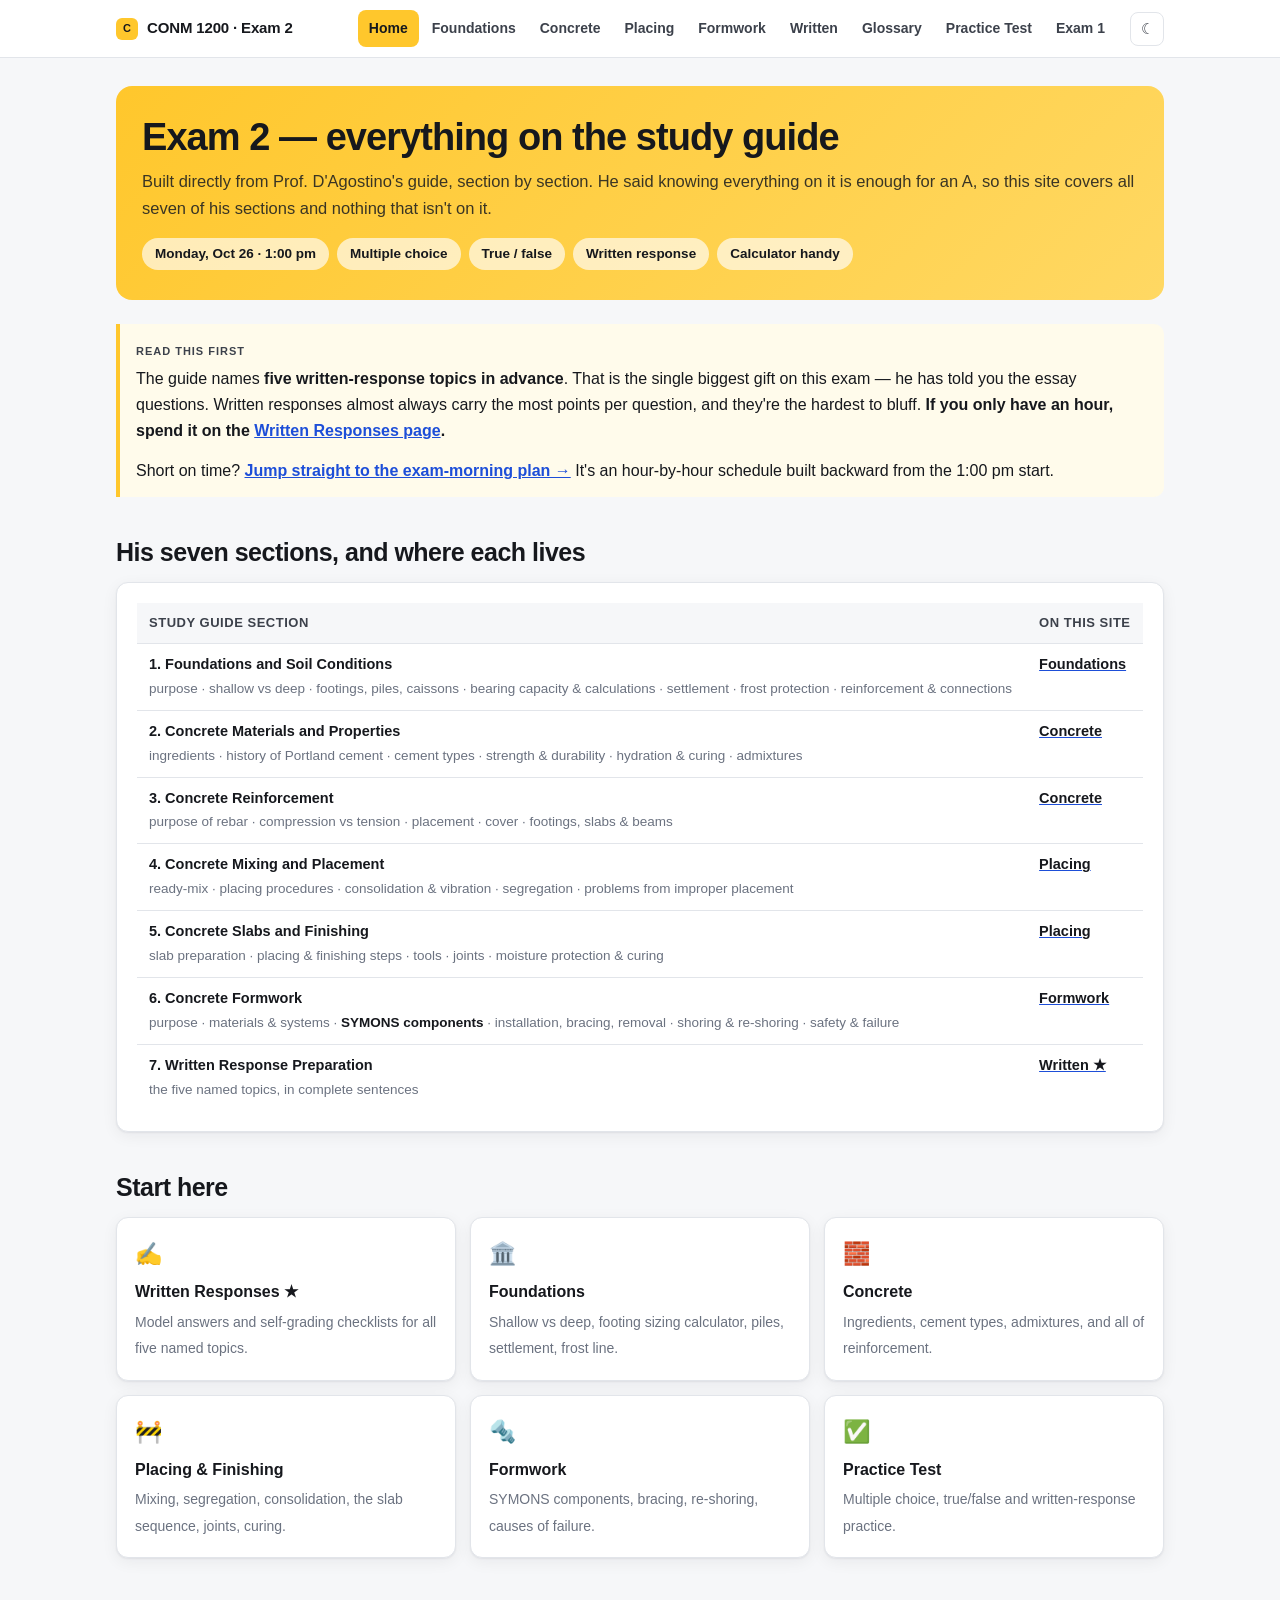
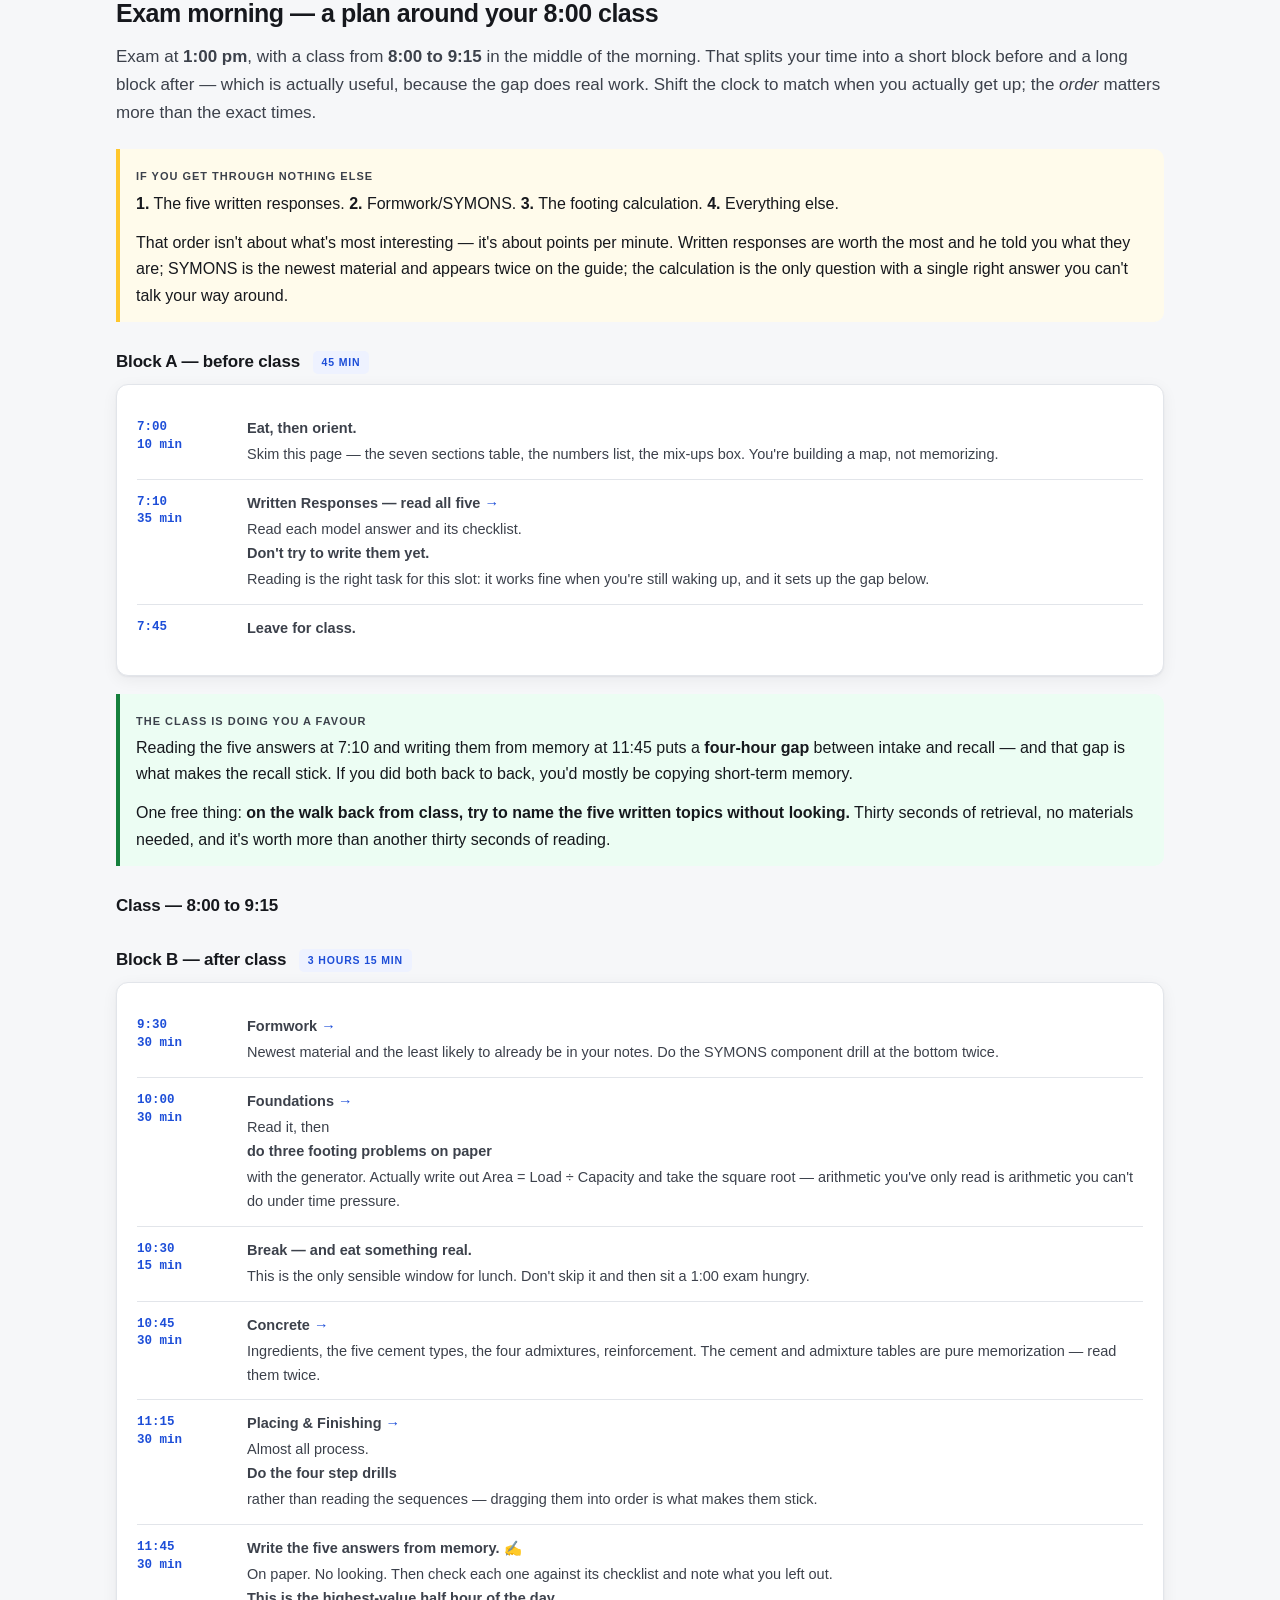
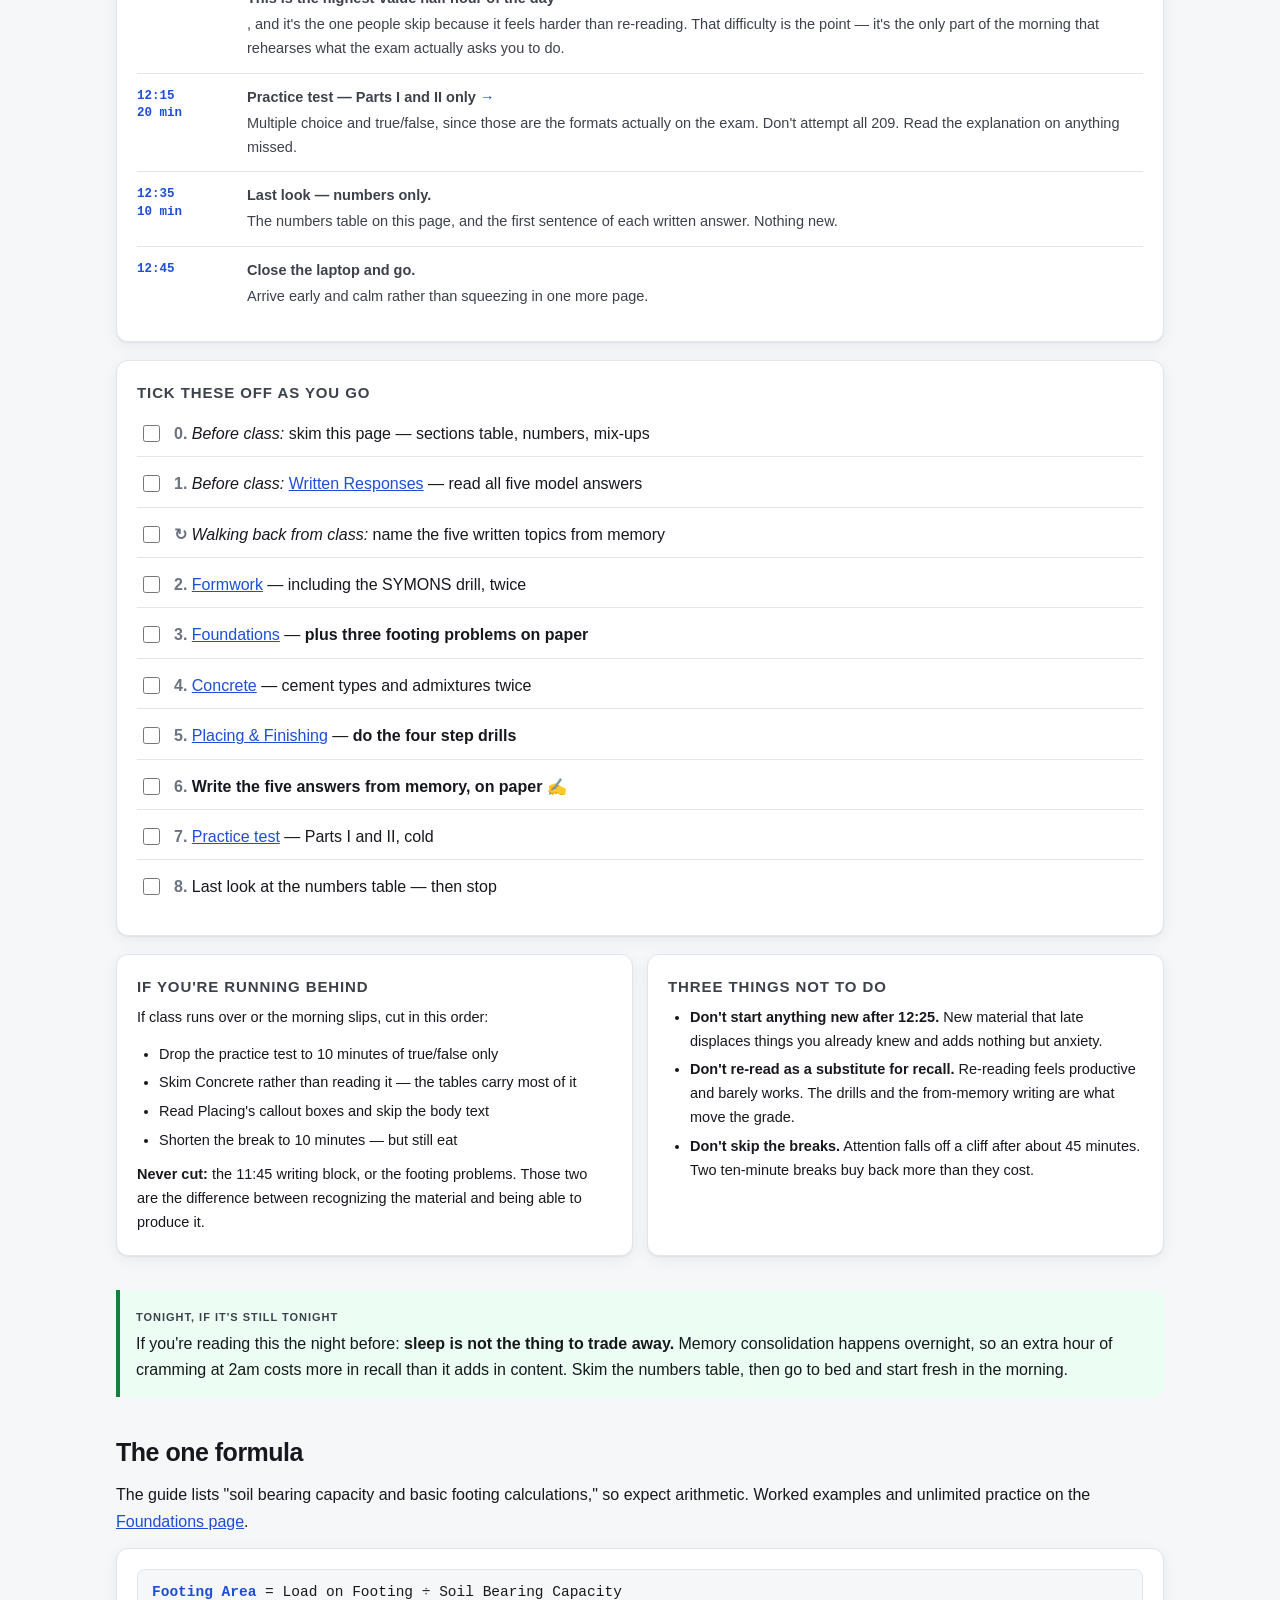
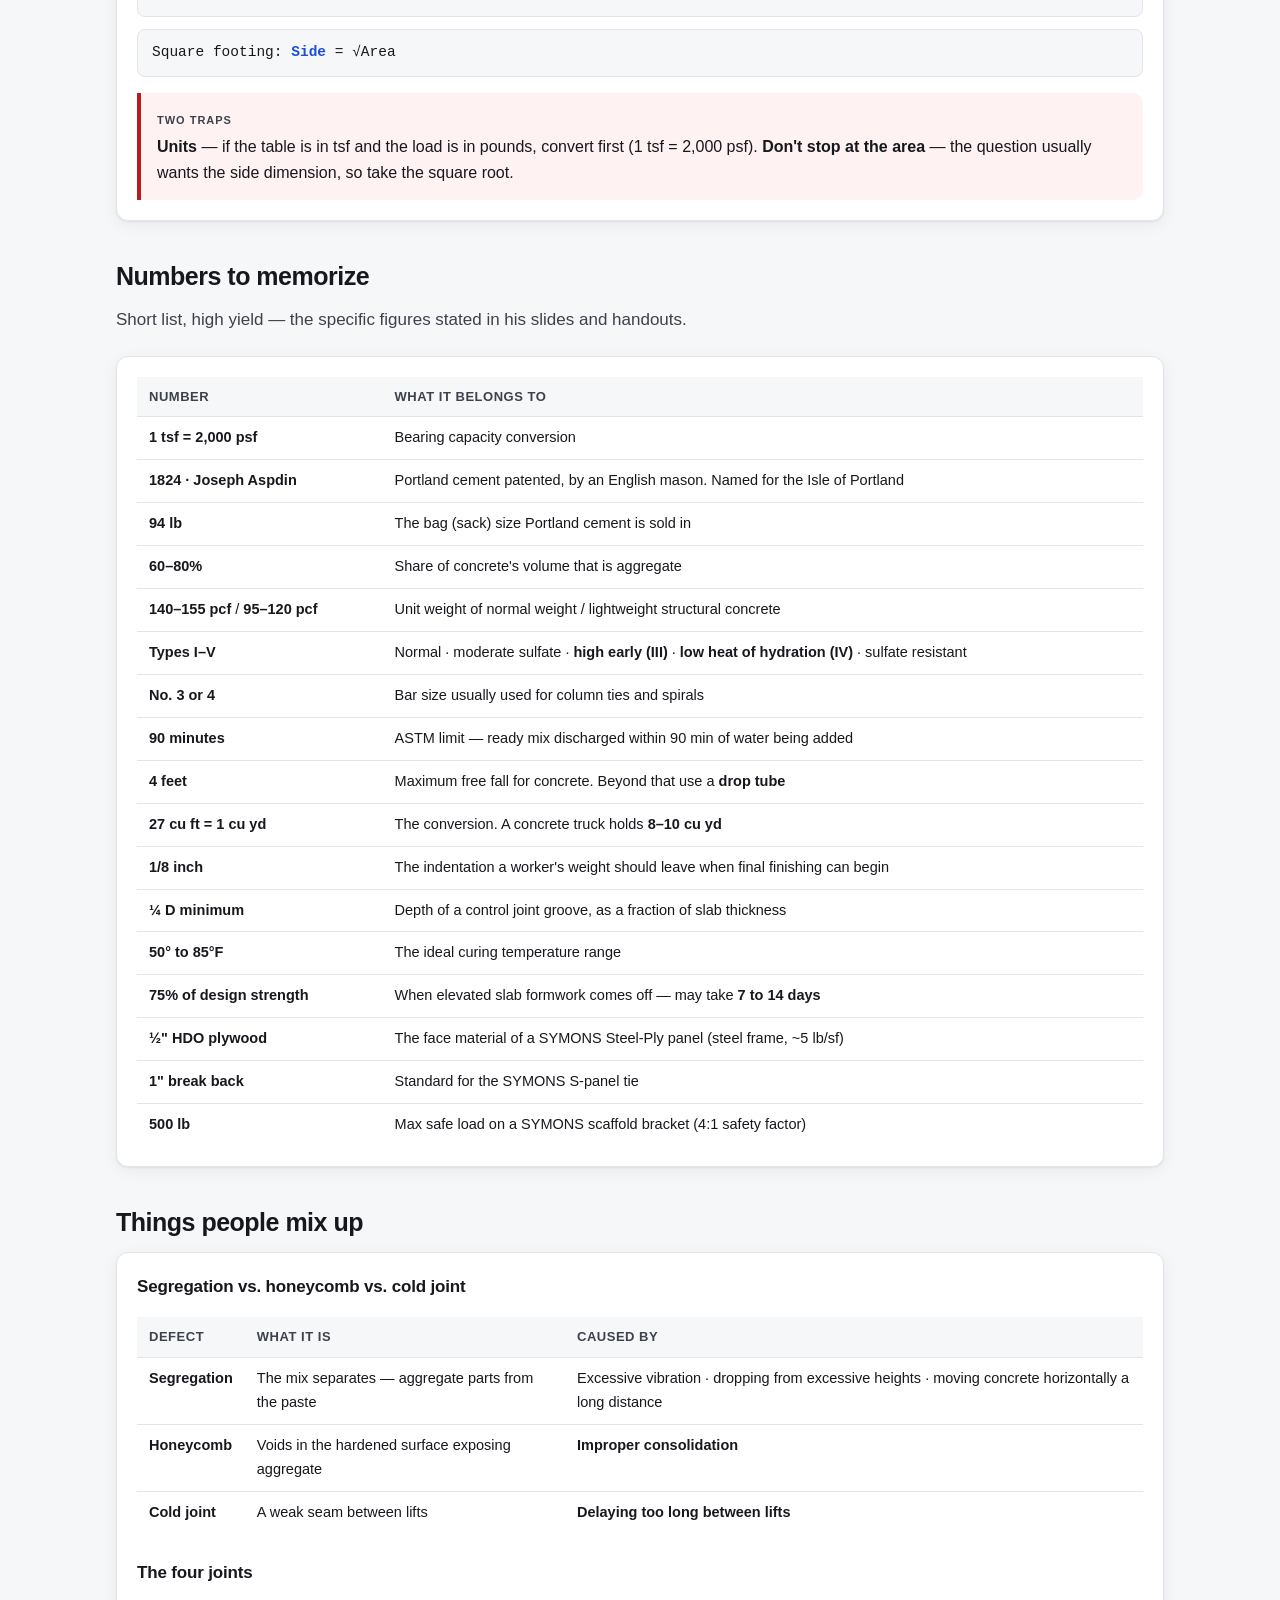
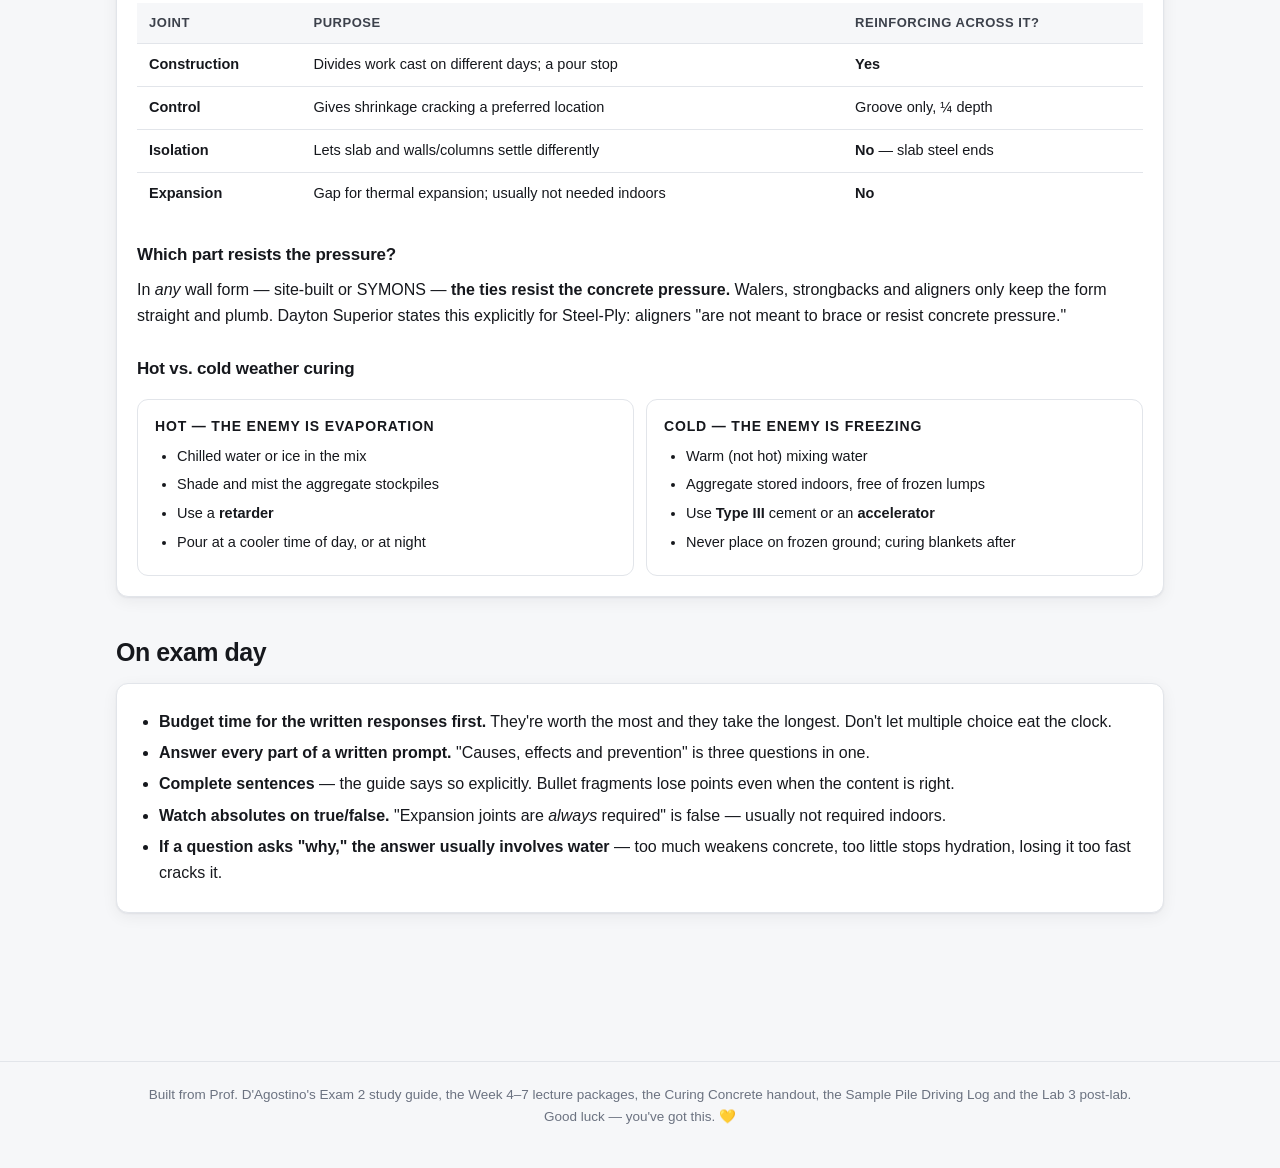
<file: index.html>
<!DOCTYPE html>
<html lang="en">
<head>
<meta charset="utf-8">
<meta name="viewport" content="width=device-width, initial-scale=1">
<title>CONM 1200 — Exam 2 Study Guide</title>
<meta name="description" content="Study site for CONM 1200 Building Construction Exam 2, built around Prof. D'Agostino's study guide: foundations, concrete materials, reinforcement, placement, slabs and finishing, formwork, and the five written responses.">
<link rel="stylesheet" href="style.css">
<link rel="icon" href="data:image/svg+xml,<svg xmlns='http://www.w3.org/2000/svg' viewBox='0 0 100 100'><text y='.9em' font-size='90'>🏗️</text></svg>">
</head>
<body>

<header class="topbar">
  <div class="topbar-inner">
    <a class="brand" href="index.html"><span class="dot">C</span> CONM 1200 · Exam 2</a>
    <nav class="main">
      <a href="index.html" data-short="Home">Home</a>
      <a href="foundations.html" data-short="Found.">Foundations</a>
      <a href="concrete.html" data-short="Concrete">Concrete</a>
      <a href="placing.html" data-short="Placing">Placing</a>
      <a href="formwork.html" data-short="Formwork">Formwork</a>
      <a href="written.html" data-short="Written">Written</a>
      <a href="glossary.html" data-short="Terms">Glossary</a>
      <a href="quiz.html" data-short="Test">Practice Test</a>
      <a href="review.html" data-short="Exam 1">Exam 1</a>
    </nav>
    <button class="theme-btn" title="Toggle light/dark">☾</button>
  </div>
</header>

<main class="wrap">

  <div class="hero">
    <h1>Exam 2 — everything on the study guide</h1>
    <p>Built directly from Prof. D'Agostino's guide, section by section. He said knowing everything on it is enough for an A, so this site covers all seven of his sections and nothing that isn't on it.</p>
    <div class="facts">
      <span>Monday, Oct 26 · 1:00 pm</span>
      <span>Multiple choice</span>
      <span>True / false</span>
      <span>Written response</span>
      <span>Calculator handy</span>
    </div>
  </div>

  <div class="callout key">
    <span class="tag">Read this first</span>
    <p>The guide names <strong>five written-response topics in advance</strong>. That is the single biggest gift on this exam — he has told you the essay questions. Written responses almost always carry the most points per question, and they're the hardest to bluff. <strong>If you only have an hour, spend it on the <a href="written.html">Written Responses page</a>.</strong></p>
    <p style="margin-top:10px">Short on time? <strong><a href="#plan">Jump straight to the exam-morning plan →</a></strong> It's an hour-by-hour schedule built backward from the 1:00 pm start.</p>
  </div>

  <h2>His seven sections, and where each lives</h2>
  <div class="card">
    <div class="tablewrap">
      <table>
        <thead><tr><th>Study guide section</th><th>On this site</th></tr></thead>
        <tbody>
          <tr><td><strong>1. Foundations and Soil Conditions</strong><br><span style="font-size:13.5px;color:var(--ink-3)">purpose · shallow vs deep · footings, piles, caissons · bearing capacity &amp; calculations · settlement · frost protection · reinforcement &amp; connections</span></td><td><a href="foundations.html"><strong>Foundations</strong></a></td></tr>
          <tr><td><strong>2. Concrete Materials and Properties</strong><br><span style="font-size:13.5px;color:var(--ink-3)">ingredients · history of Portland cement · cement types · strength &amp; durability · hydration &amp; curing · admixtures</span></td><td><a href="concrete.html"><strong>Concrete</strong></a></td></tr>
          <tr><td><strong>3. Concrete Reinforcement</strong><br><span style="font-size:13.5px;color:var(--ink-3)">purpose of rebar · compression vs tension · placement · cover · footings, slabs &amp; beams</span></td><td><a href="concrete.html#reinforcing"><strong>Concrete</strong></a></td></tr>
          <tr><td><strong>4. Concrete Mixing and Placement</strong><br><span style="font-size:13.5px;color:var(--ink-3)">ready-mix · placing procedures · consolidation &amp; vibration · segregation · problems from improper placement</span></td><td><a href="placing.html"><strong>Placing</strong></a></td></tr>
          <tr><td><strong>5. Concrete Slabs and Finishing</strong><br><span style="font-size:13.5px;color:var(--ink-3)">slab preparation · placing &amp; finishing steps · tools · joints · moisture protection &amp; curing</span></td><td><a href="placing.html#sog"><strong>Placing</strong></a></td></tr>
          <tr><td><strong>6. Concrete Formwork</strong><br><span style="font-size:13.5px;color:var(--ink-3)">purpose · materials &amp; systems · <strong>SYMONS components</strong> · installation, bracing, removal · shoring &amp; re-shoring · safety &amp; failure</span></td><td><a href="formwork.html"><strong>Formwork</strong></a></td></tr>
          <tr><td><strong>7. Written Response Preparation</strong><br><span style="font-size:13.5px;color:var(--ink-3)">the five named topics, in complete sentences</span></td><td><a href="written.html"><strong>Written ★</strong></a></td></tr>
        </tbody>
      </table>
    </div>
  </div>

  <h2>Start here</h2>
  <div class="grid three">
    <a class="tile" href="written.html">
      <span class="ico">✍️</span>
      <strong>Written Responses ★</strong>
      <span class="sub">Model answers and self-grading checklists for all five named topics.</span>
    </a>
    <a class="tile" href="foundations.html">
      <span class="ico">🏛️</span>
      <strong>Foundations</strong>
      <span class="sub">Shallow vs deep, footing sizing calculator, piles, settlement, frost line.</span>
    </a>
    <a class="tile" href="concrete.html">
      <span class="ico">🧱</span>
      <strong>Concrete</strong>
      <span class="sub">Ingredients, cement types, admixtures, and all of reinforcement.</span>
    </a>
    <a class="tile" href="placing.html">
      <span class="ico">🚧</span>
      <strong>Placing &amp; Finishing</strong>
      <span class="sub">Mixing, segregation, consolidation, the slab sequence, joints, curing.</span>
    </a>
    <a class="tile" href="formwork.html">
      <span class="ico">🔩</span>
      <strong>Formwork</strong>
      <span class="sub">SYMONS components, bracing, re-shoring, causes of failure.</span>
    </a>
    <a class="tile" href="quiz.html">
      <span class="ico">✅</span>
      <strong>Practice Test</strong>
      <span class="sub">Multiple choice, true/false and written-response practice.</span>
    </a>
  </div>

  <h2 id="plan">Exam morning — a plan around your 8:00 class</h2>
  <p class="lede">Exam at <strong>1:00 pm</strong>, with a class from <strong>8:00 to 9:15</strong> in the middle of the morning. That splits your time into a short block before and a long block after — which is actually useful, because the gap does real work. Shift the clock to match when you actually get up; the <em>order</em> matters more than the exact times.</p>

  <div class="callout key">
    <span class="tag">If you get through nothing else</span>
    <p><strong>1.</strong> The five written responses. <strong>2.</strong> Formwork/SYMONS. <strong>3.</strong> The footing calculation. <strong>4.</strong> Everything else.</p>
    <p style="margin-top:8px">That order isn't about what's most interesting — it's about points per minute. Written responses are worth the most and he told you what they are; SYMONS is the newest material and appears twice on the guide; the calculation is the only question with a single right answer you can't talk your way around.</p>
  </div>

  <h3>Block A — before class <span class="badge">45 min</span></h3>
  <div class="card">
    <div class="timeline">
      <div class="tl-row">
        <div class="tl-when">7:00<br>10 min</div>
        <div class="tl-what"><strong>Eat, then orient.</strong>Skim this page — the seven sections table, the numbers list, the mix-ups box. You're building a map, not memorizing.</div>
      </div>
      <div class="tl-row">
        <div class="tl-when">7:10<br>35 min</div>
        <div class="tl-what"><strong>Written Responses — read all five <a href="written.html" style="text-decoration:none">→</a></strong>Read each model answer and its checklist. <strong>Don't try to write them yet.</strong> Reading is the right task for this slot: it works fine when you're still waking up, and it sets up the gap below.</div>
      </div>
      <div class="tl-row">
        <div class="tl-when">7:45</div>
        <div class="tl-what"><strong>Leave for class.</strong></div>
      </div>
    </div>
  </div>

  <div class="callout tip">
    <span class="tag">The class is doing you a favour</span>
    <p>Reading the five answers at 7:10 and writing them from memory at 11:45 puts a <strong>four-hour gap</strong> between intake and recall — and that gap is what makes the recall stick. If you did both back to back, you'd mostly be copying short-term memory.</p>
    <p style="margin-top:8px">One free thing: <strong>on the walk back from class, try to name the five written topics without looking.</strong> Thirty seconds of retrieval, no materials needed, and it's worth more than another thirty seconds of reading.</p>
  </div>

  <h3>Class — 8:00 to 9:15</h3>

  <h3>Block B — after class <span class="badge">3 hours 15 min</span></h3>
  <div class="card">
    <div class="timeline">
      <div class="tl-row">
        <div class="tl-when">9:30<br>30 min</div>
        <div class="tl-what"><strong>Formwork <a href="formwork.html" style="text-decoration:none">→</a></strong>Newest material and the least likely to already be in your notes. Do the SYMONS component drill at the bottom twice.</div>
      </div>
      <div class="tl-row">
        <div class="tl-when">10:00<br>30 min</div>
        <div class="tl-what"><strong>Foundations <a href="foundations.html" style="text-decoration:none">→</a></strong>Read it, then <strong>do three footing problems on paper</strong> with the generator. Actually write out Area = Load ÷ Capacity and take the square root — arithmetic you've only read is arithmetic you can't do under time pressure.</div>
      </div>
      <div class="tl-row">
        <div class="tl-when">10:30<br>15 min</div>
        <div class="tl-what"><strong>Break — and eat something real.</strong>This is the only sensible window for lunch. Don't skip it and then sit a 1:00 exam hungry.</div>
      </div>
      <div class="tl-row">
        <div class="tl-when">10:45<br>30 min</div>
        <div class="tl-what"><strong>Concrete <a href="concrete.html" style="text-decoration:none">→</a></strong>Ingredients, the five cement types, the four admixtures, reinforcement. The cement and admixture tables are pure memorization — read them twice.</div>
      </div>
      <div class="tl-row">
        <div class="tl-when">11:15<br>30 min</div>
        <div class="tl-what"><strong>Placing &amp; Finishing <a href="placing.html" style="text-decoration:none">→</a></strong>Almost all process. <strong>Do the four step drills</strong> rather than reading the sequences — dragging them into order is what makes them stick.</div>
      </div>
      <div class="tl-row">
        <div class="tl-when">11:45<br>30 min</div>
        <div class="tl-what"><strong>Write the five answers from memory. ✍️</strong>On paper. No looking. Then check each one against its checklist and note what you left out. <strong>This is the highest-value half hour of the day</strong>, and it's the one people skip because it feels harder than re-reading. That difficulty is the point — it's the only part of the morning that rehearses what the exam actually asks you to do.</div>
      </div>
      <div class="tl-row">
        <div class="tl-when">12:15<br>20 min</div>
        <div class="tl-what"><strong>Practice test — Parts I and II only <a href="quiz.html" style="text-decoration:none">→</a></strong>Multiple choice and true/false, since those are the formats actually on the exam. Don't attempt all 209. Read the explanation on anything missed.</div>
      </div>
      <div class="tl-row">
        <div class="tl-when">12:35<br>10 min</div>
        <div class="tl-what"><strong>Last look — numbers only.</strong>The numbers table on this page, and the first sentence of each written answer. Nothing new.</div>
      </div>
      <div class="tl-row">
        <div class="tl-when">12:45</div>
        <div class="tl-what"><strong>Close the laptop and go.</strong>Arrive early and calm rather than squeezing in one more page.</div>
      </div>
    </div>
  </div>

  <div class="card">
    <h4 style="margin-top:0">Tick these off as you go</h4>
    <ul class="check">
      <li><input type="checkbox" id="p0" data-key="m0"><label for="p0"><span class="n">0.</span> <em>Before class:</em> skim this page — sections table, numbers, mix-ups</label></li>
      <li><input type="checkbox" id="p1" data-key="m1"><label for="p1"><span class="n">1.</span> <em>Before class:</em> <a href="written.html">Written Responses</a> — read all five model answers</label></li>
      <li><input type="checkbox" id="pw" data-key="mw"><label for="pw"><span class="n">↻</span> <em>Walking back from class:</em> name the five written topics from memory</label></li>
      <li><input type="checkbox" id="p2" data-key="m2"><label for="p2"><span class="n">2.</span> <a href="formwork.html">Formwork</a> — including the SYMONS drill, twice</label></li>
      <li><input type="checkbox" id="p3" data-key="m3"><label for="p3"><span class="n">3.</span> <a href="foundations.html">Foundations</a> — <strong>plus three footing problems on paper</strong></label></li>
      <li><input type="checkbox" id="p4" data-key="m4"><label for="p4"><span class="n">4.</span> <a href="concrete.html">Concrete</a> — cement types and admixtures twice</label></li>
      <li><input type="checkbox" id="p5" data-key="m5"><label for="p5"><span class="n">5.</span> <a href="placing.html">Placing &amp; Finishing</a> — <strong>do the four step drills</strong></label></li>
      <li><input type="checkbox" id="p6" data-key="m6"><label for="p6"><span class="n">6.</span> <strong>Write the five answers from memory, on paper</strong> ✍️</label></li>
      <li><input type="checkbox" id="p7" data-key="m7"><label for="p7"><span class="n">7.</span> <a href="quiz.html">Practice test</a> — Parts I and II, cold</label></li>
      <li><input type="checkbox" id="p8" data-key="m8"><label for="p8"><span class="n">8.</span> Last look at the numbers table — then stop</label></li>
    </ul>
  </div>

  <div class="grid two">
    <div class="card">
      <h4 style="margin-top:0">If you're running behind</h4>
      <p style="font-size:14.5px">If class runs over or the morning slips, cut in this order:</p>
      <ul style="font-size:14.5px;margin-bottom:0">
        <li>Drop the practice test to 10 minutes of true/false only</li>
        <li>Skim Concrete rather than reading it — the tables carry most of it</li>
        <li>Read Placing's callout boxes and skip the body text</li>
        <li>Shorten the break to 10 minutes — but still eat</li>
      </ul>
      <p style="font-size:14.5px;margin:10px 0 0"><strong>Never cut:</strong> the 11:45 writing block, or the footing problems. Those two are the difference between recognizing the material and being able to produce it.</p>
    </div>
    <div class="card">
      <h4 style="margin-top:0">Three things not to do</h4>
      <ul style="font-size:14.5px;margin-bottom:0">
        <li><strong>Don't start anything new after 12:25.</strong> New material that late displaces things you already knew and adds nothing but anxiety.</li>
        <li><strong>Don't re-read as a substitute for recall.</strong> Re-reading feels productive and barely works. The drills and the from-memory writing are what move the grade.</li>
        <li><strong>Don't skip the breaks.</strong> Attention falls off a cliff after about 45 minutes. Two ten-minute breaks buy back more than they cost.</li>
      </ul>
    </div>
  </div>

  <div class="callout tip">
    <span class="tag">Tonight, if it's still tonight</span>
    <p>If you're reading this the night before: <strong>sleep is not the thing to trade away.</strong> Memory consolidation happens overnight, so an extra hour of cramming at 2am costs more in recall than it adds in content. Skim the numbers table, then go to bed and start fresh in the morning.</p>
  </div>

  <h2>The one formula</h2>
  <p>The guide lists "soil bearing capacity and basic footing calculations," so expect arithmetic. Worked examples and unlimited practice on the <a href="foundations.html#sizing">Foundations page</a>.</p>

  <div class="card">
    <div class="formula"><b>Footing Area</b> = Load on Footing ÷ Soil Bearing Capacity</div>
    <div class="formula">Square footing: <b>Side</b> = √Area</div>
    <div class="callout trap" style="margin-bottom:0">
      <span class="tag">Two traps</span>
      <p><strong>Units</strong> — if the table is in tsf and the load is in pounds, convert first (1 tsf = 2,000 psf). <strong>Don't stop at the area</strong> — the question usually wants the side dimension, so take the square root.</p>
    </div>
  </div>

  <h2 id="numbers">Numbers to memorize</h2>
  <p class="lede">Short list, high yield — the specific figures stated in his slides and handouts.</p>

  <div class="card">
    <div class="tablewrap">
      <table>
        <thead><tr><th>Number</th><th>What it belongs to</th></tr></thead>
        <tbody>
          <tr><td><strong>1 tsf = 2,000 psf</strong></td><td>Bearing capacity conversion</td></tr>
          <tr><td><strong>1824 · Joseph Aspdin</strong></td><td>Portland cement patented, by an English mason. Named for the Isle of Portland</td></tr>
          <tr><td><strong>94 lb</strong></td><td>The bag (sack) size Portland cement is sold in</td></tr>
          <tr><td><strong>60–80%</strong></td><td>Share of concrete's volume that is aggregate</td></tr>
          <tr><td><strong>140–155 pcf</strong> / <strong>95–120 pcf</strong></td><td>Unit weight of normal weight / lightweight structural concrete</td></tr>
          <tr><td><strong>Types I–V</strong></td><td>Normal · moderate sulfate · <strong>high early (III)</strong> · <strong>low heat of hydration (IV)</strong> · sulfate resistant</td></tr>
          <tr><td><strong>No. 3 or 4</strong></td><td>Bar size usually used for column ties and spirals</td></tr>
          <tr><td><strong>90 minutes</strong></td><td>ASTM limit — ready mix discharged within 90 min of water being added</td></tr>
          <tr><td><strong>4 feet</strong></td><td>Maximum free fall for concrete. Beyond that use a <strong>drop tube</strong></td></tr>
          <tr><td><strong>27 cu ft = 1 cu yd</strong></td><td>The conversion. A concrete truck holds <strong>8–10 cu yd</strong></td></tr>
          <tr><td><strong>1/8 inch</strong></td><td>The indentation a worker's weight should leave when final finishing can begin</td></tr>
          <tr><td><strong>¼ D minimum</strong></td><td>Depth of a control joint groove, as a fraction of slab thickness</td></tr>
          <tr><td><strong>50° to 85°F</strong></td><td>The ideal curing temperature range</td></tr>
          <tr><td><strong>75% of design strength</strong></td><td>When elevated slab formwork comes off — may take <strong>7 to 14 days</strong></td></tr>
          <tr><td><strong>½" HDO plywood</strong></td><td>The face material of a SYMONS Steel-Ply panel (steel frame, ~5 lb/sf)</td></tr>
          <tr><td><strong>1" break back</strong></td><td>Standard for the SYMONS S-panel tie</td></tr>
          <tr><td><strong>500 lb</strong></td><td>Max safe load on a SYMONS scaffold bracket (4:1 safety factor)</td></tr>
        </tbody>
      </table>
    </div>
  </div>

  <h2>Things people mix up</h2>

  <div class="card">
    <h3>Segregation vs. honeycomb vs. cold joint</h3>
    <div class="tablewrap">
      <table>
        <thead><tr><th>Defect</th><th>What it is</th><th>Caused by</th></tr></thead>
        <tbody>
          <tr><td><strong>Segregation</strong></td><td>The mix separates — aggregate parts from the paste</td><td>Excessive vibration · dropping from excessive heights · moving concrete horizontally a long distance</td></tr>
          <tr><td><strong>Honeycomb</strong></td><td>Voids in the hardened surface exposing aggregate</td><td><strong>Improper consolidation</strong></td></tr>
          <tr><td><strong>Cold joint</strong></td><td>A weak seam between lifts</td><td><strong>Delaying too long between lifts</strong></td></tr>
        </tbody>
      </table>
    </div>

    <h3>The four joints</h3>
    <div class="tablewrap">
      <table>
        <thead><tr><th>Joint</th><th>Purpose</th><th>Reinforcing across it?</th></tr></thead>
        <tbody>
          <tr><td><strong>Construction</strong></td><td>Divides work cast on different days; a pour stop</td><td><strong>Yes</strong></td></tr>
          <tr><td><strong>Control</strong></td><td>Gives shrinkage cracking a preferred location</td><td>Groove only, ¼ depth</td></tr>
          <tr><td><strong>Isolation</strong></td><td>Lets slab and walls/columns settle differently</td><td><strong>No</strong> — slab steel ends</td></tr>
          <tr><td><strong>Expansion</strong></td><td>Gap for thermal expansion; usually not needed indoors</td><td><strong>No</strong></td></tr>
        </tbody>
      </table>
    </div>

    <h3>Which part resists the pressure?</h3>
    <p>In <em>any</em> wall form — site-built or SYMONS — <strong>the ties resist the concrete pressure.</strong> Walers, strongbacks and aligners only keep the form straight and plumb. Dayton Superior states this explicitly for Steel-Ply: aligners "are not meant to brace or resist concrete pressure."</p>

    <h3>Hot vs. cold weather curing</h3>
    <div class="vs two">
      <div>
        <h4>Hot — the enemy is evaporation</h4>
        <ul>
          <li>Chilled water or ice in the mix</li>
          <li>Shade and mist the aggregate stockpiles</li>
          <li>Use a <strong>retarder</strong></li>
          <li>Pour at a cooler time of day, or at night</li>
        </ul>
      </div>
      <div>
        <h4>Cold — the enemy is freezing</h4>
        <ul>
          <li>Warm (not hot) mixing water</li>
          <li>Aggregate stored indoors, free of frozen lumps</li>
          <li>Use <strong>Type III</strong> cement or an <strong>accelerator</strong></li>
          <li>Never place on frozen ground; curing blankets after</li>
        </ul>
      </div>
    </div>
  </div>

  <h2>On exam day</h2>
  <div class="card">
    <ul>
      <li><strong>Budget time for the written responses first.</strong> They're worth the most and they take the longest. Don't let multiple choice eat the clock.</li>
      <li><strong>Answer every part of a written prompt.</strong> "Causes, effects and prevention" is three questions in one.</li>
      <li><strong>Complete sentences</strong> — the guide says so explicitly. Bullet fragments lose points even when the content is right.</li>
      <li><strong>Watch absolutes on true/false.</strong> "Expansion joints are <em>always</em> required" is false — usually not required indoors.</li>
      <li><strong>If a question asks "why," the answer usually involves water</strong> — too much weakens concrete, too little stops hydration, losing it too fast cracks it.</li>
    </ul>
  </div>

</main>

<footer>
  Built from Prof. D'Agostino's Exam 2 study guide, the Week 4–7 lecture packages, the Curing Concrete handout, the Sample Pile Driving Log and the Lab 3 post-lab.<br>
  Good luck — you've got this. 💛
</footer>

<script src="app.js"></script>
</body>
</html>
</file>
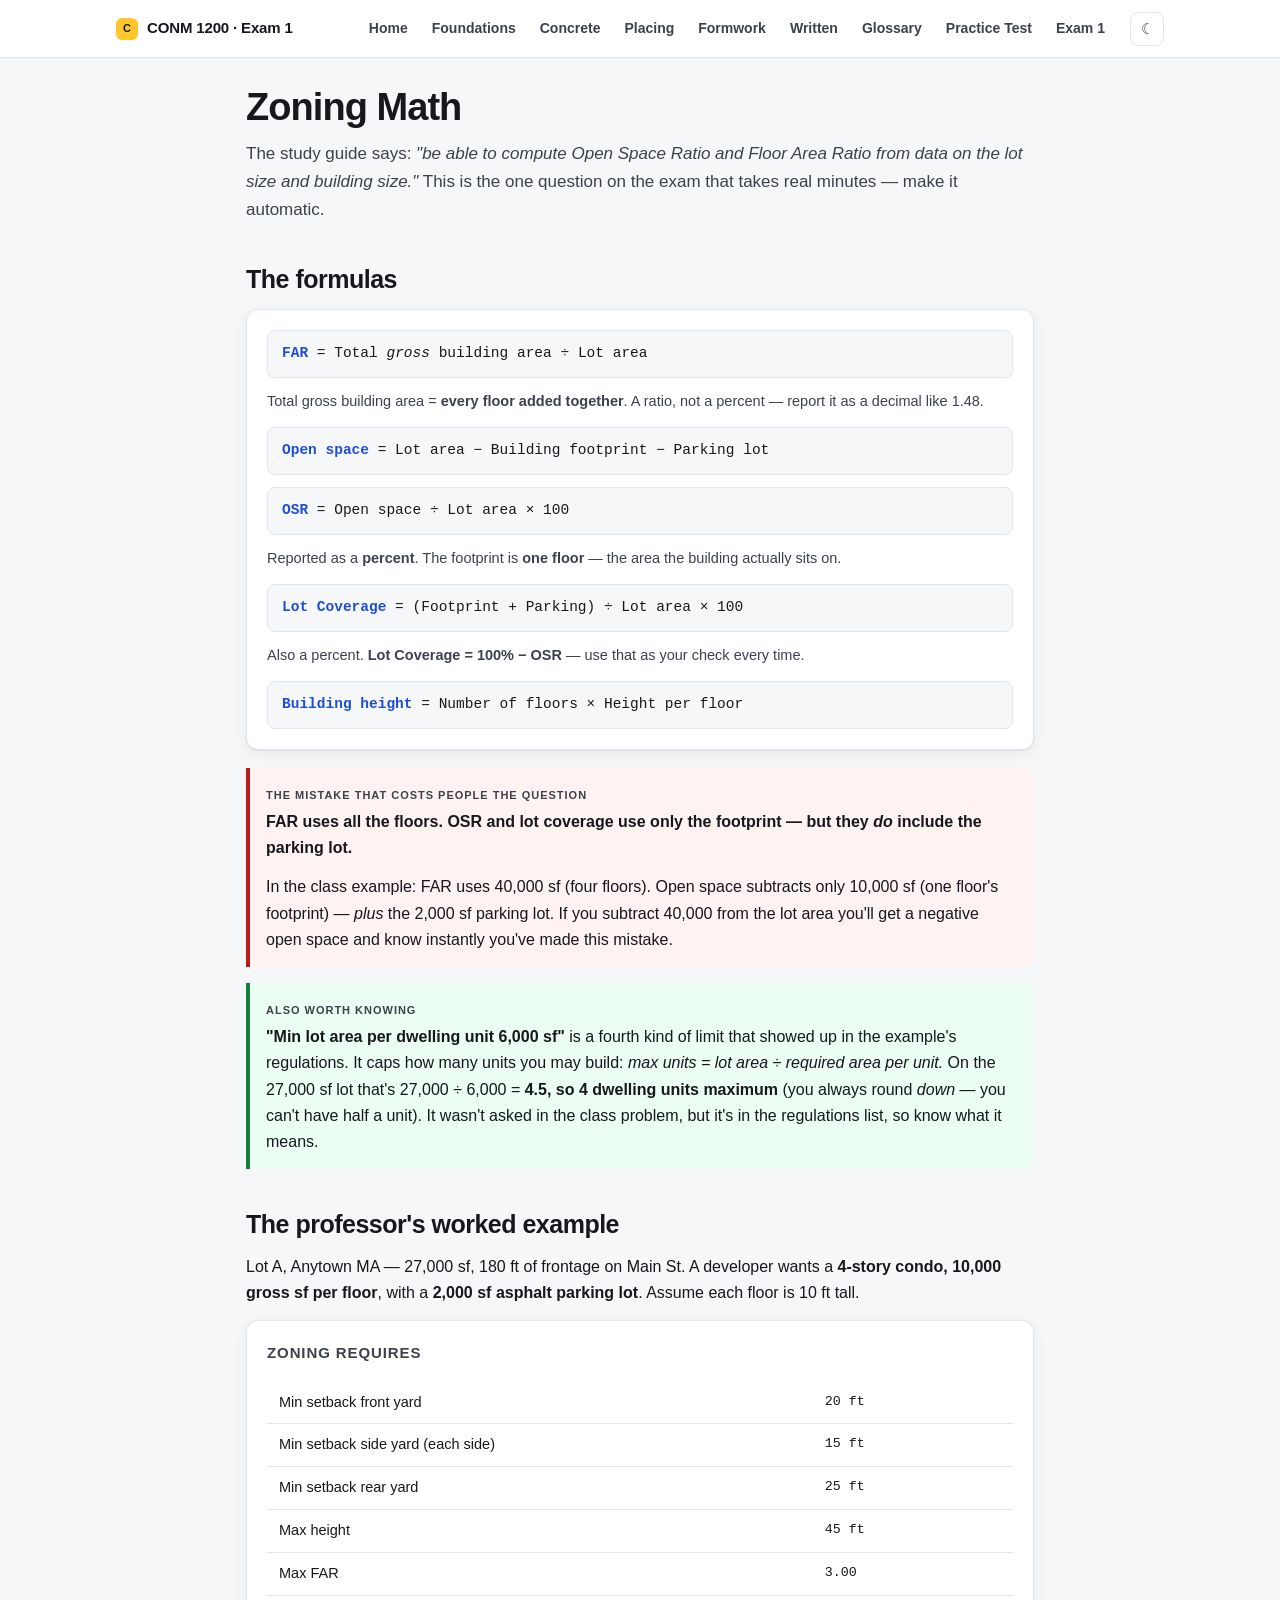
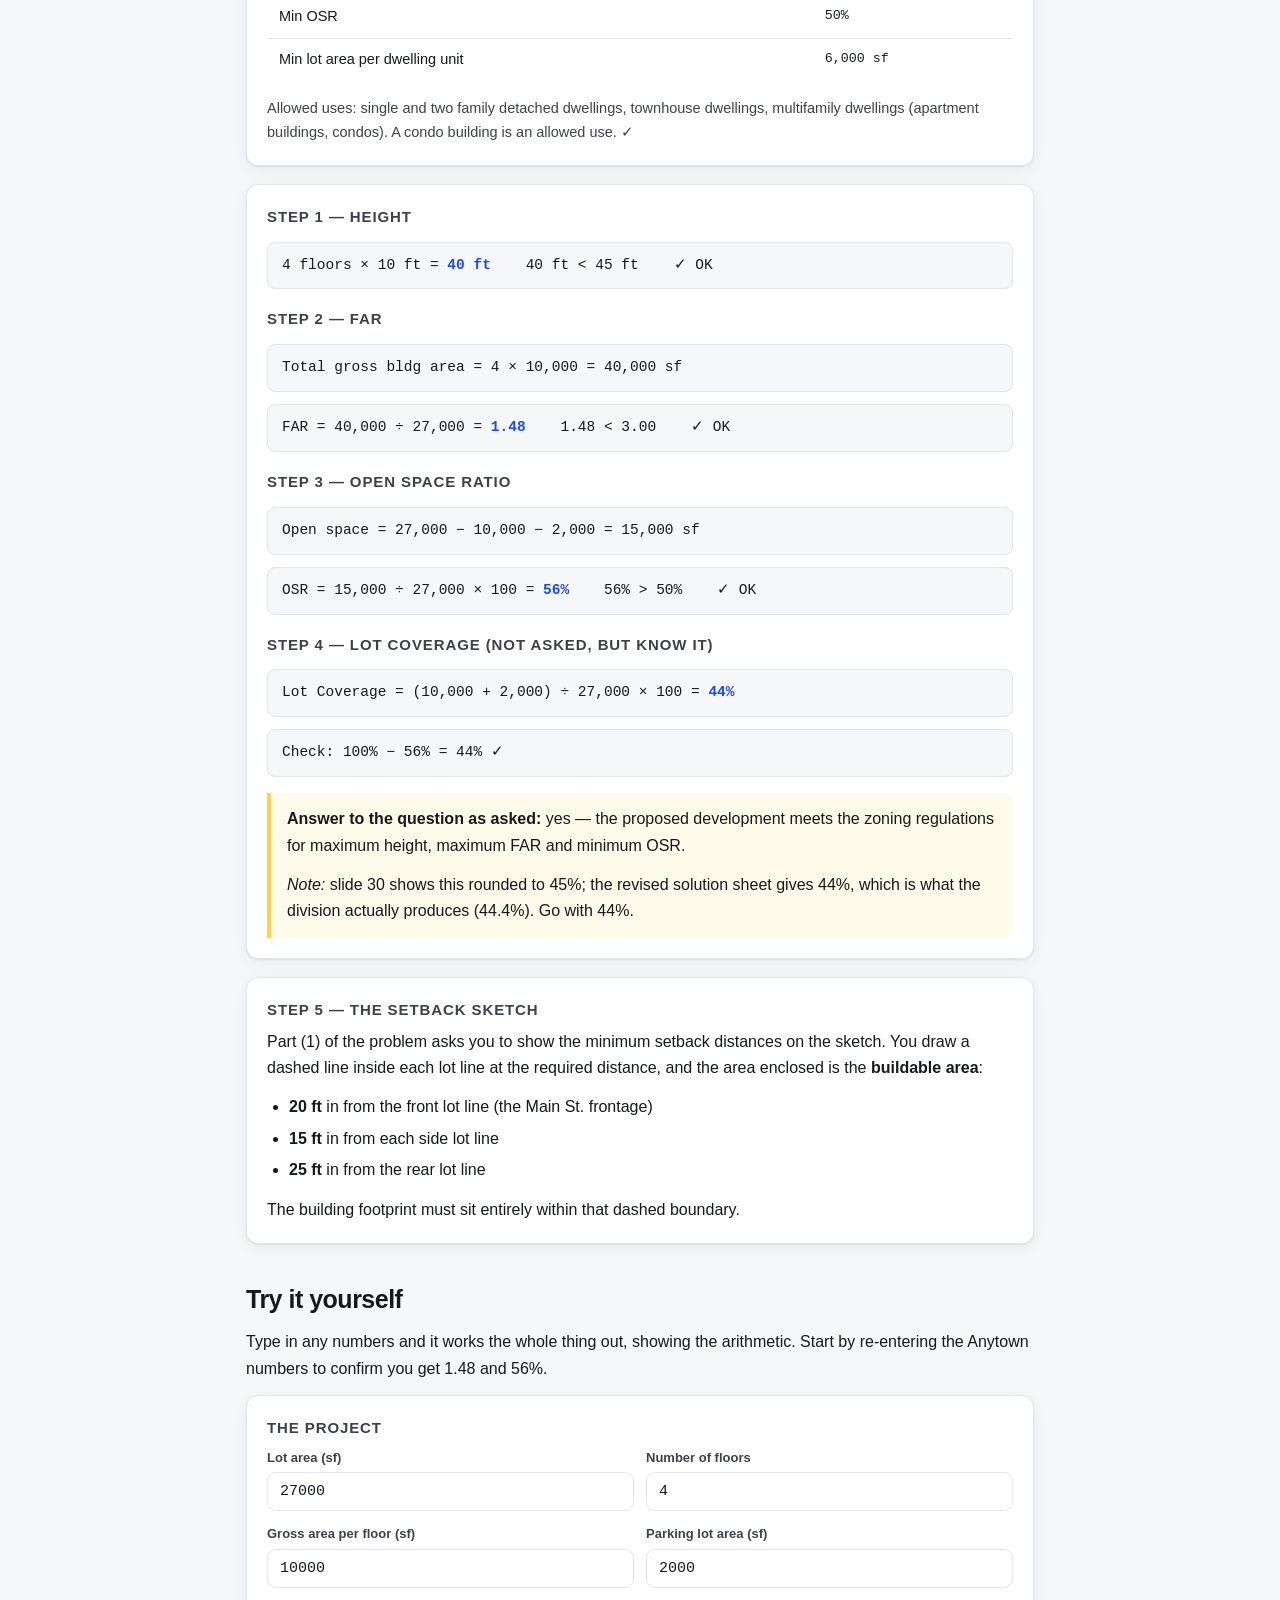
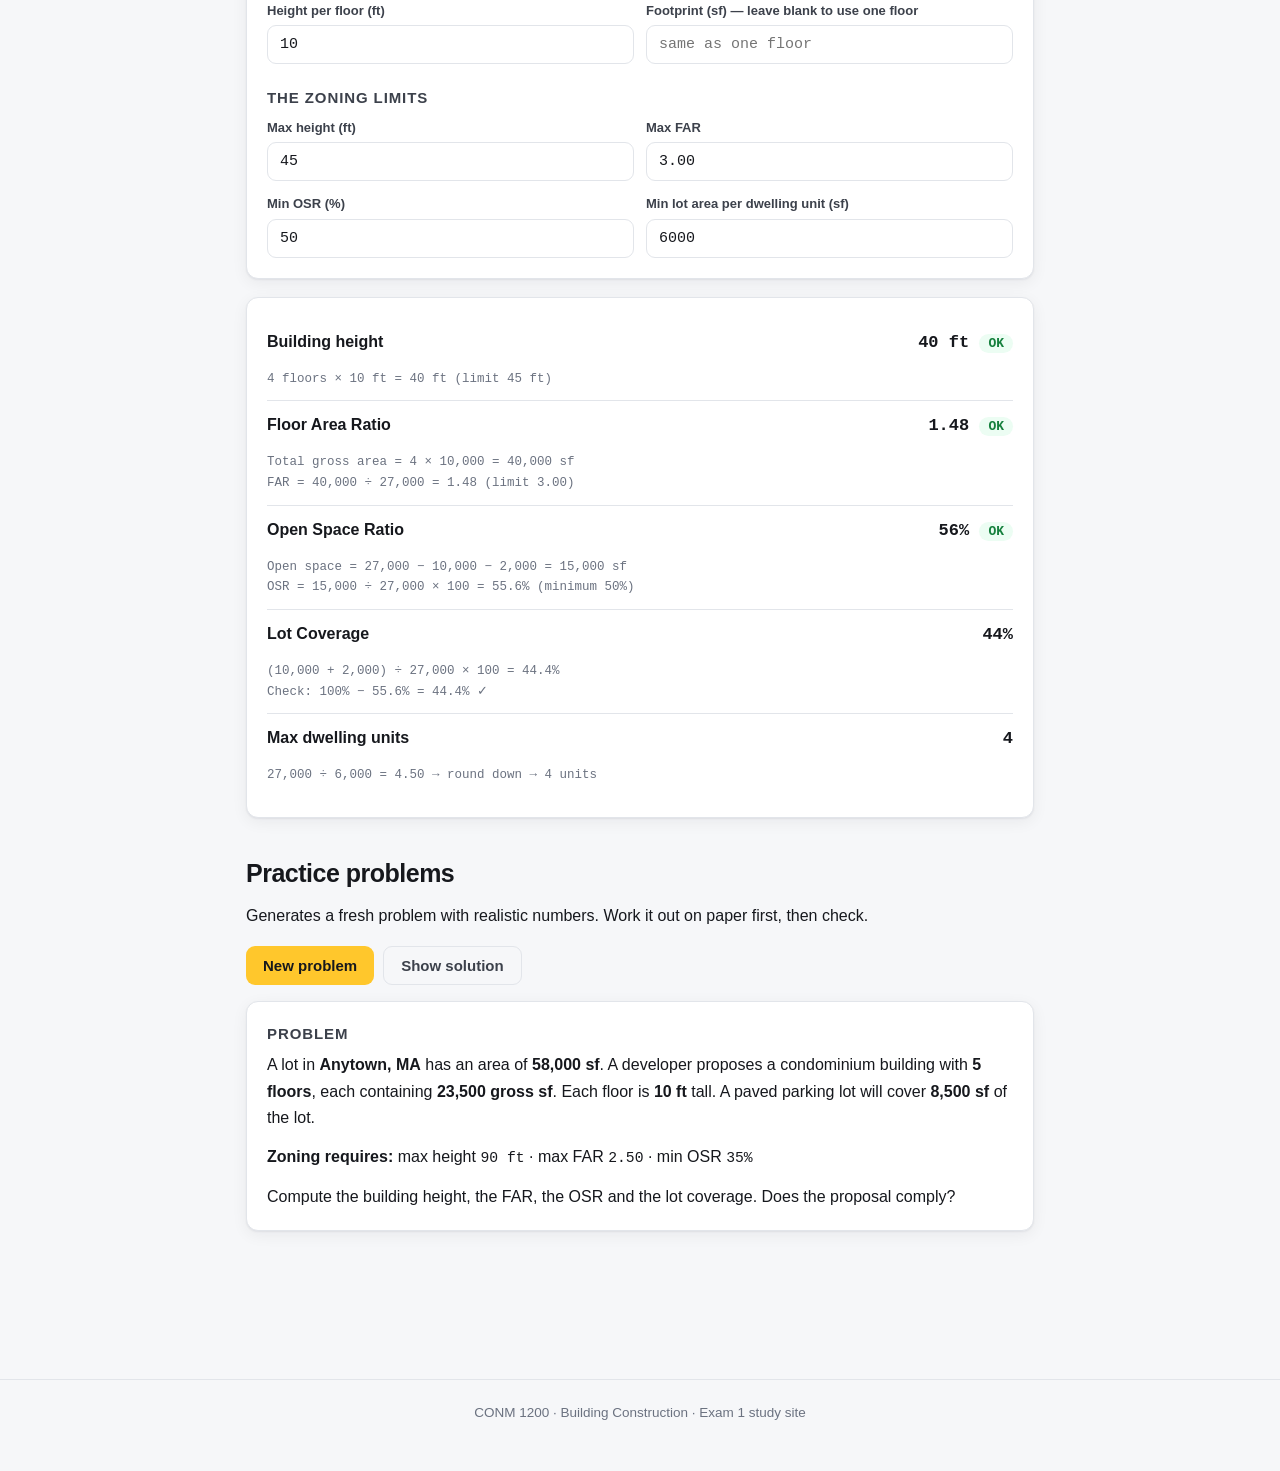
<file: calc.html>
<!DOCTYPE html>
<html lang="en">
<head>
<meta charset="utf-8">
<meta name="viewport" content="width=device-width, initial-scale=1">
<title>Zoning Math — CONM 1200 Exam 1</title>
<meta name="description" content="FAR, Open Space Ratio and lot coverage: the formulas, the professor's worked example, and unlimited practice problems.">
<link rel="stylesheet" href="style.css">
<link rel="icon" href="data:image/svg+xml,<svg xmlns='http://www.w3.org/2000/svg' viewBox='0 0 100 100'><text y='.9em' font-size='90'>🏗️</text></svg>">
</head>
<body>

<header class="topbar">
  <div class="topbar-inner">
    <a class="brand" href="index.html"><span class="dot">C</span> CONM 1200 · Exam 1</a>
    <nav class="main">
      <a href="index.html" data-short="Home">Home</a>
      <a href="foundations.html" data-short="Found.">Foundations</a>
      <a href="concrete.html" data-short="Concrete">Concrete</a>
      <a href="placing.html" data-short="Placing">Placing</a>
      <a href="formwork.html" data-short="Formwork">Formwork</a>
      <a href="written.html" data-short="Written">Written</a>
      <a href="glossary.html" data-short="Terms">Glossary</a>
      <a href="quiz.html" data-short="Test">Practice Test</a>
      <a href="review.html" data-short="Exam 1">Exam 1</a>
    </nav>
    <button class="theme-btn" title="Toggle light/dark">☾</button>
  </div>
</header>

<main class="wrap narrow">

  <h1>Zoning Math</h1>
  <p class="lede">The study guide says: <em>"be able to compute Open Space Ratio and Floor Area Ratio from data on the lot size and building size."</em> This is the one question on the exam that takes real minutes — make it automatic.</p>

  <h2>The formulas</h2>

  <div class="card">
    <div class="formula"><b>FAR</b> = Total <em>gross</em> building area ÷ Lot area</div>
    <p style="font-size:14.5px;color:var(--ink-2)">Total gross building area = <strong>every floor added together</strong>. A ratio, not a percent — report it as a decimal like 1.48.</p>

    <div class="formula"><b>Open space</b> = Lot area − Building footprint − Parking lot</div>
    <div class="formula"><b>OSR</b> = Open space ÷ Lot area × 100</div>
    <p style="font-size:14.5px;color:var(--ink-2)">Reported as a <strong>percent</strong>. The footprint is <strong>one floor</strong> — the area the building actually sits on.</p>

    <div class="formula"><b>Lot Coverage</b> = (Footprint + Parking) ÷ Lot area × 100</div>
    <p style="font-size:14.5px;color:var(--ink-2)">Also a percent. <strong>Lot Coverage = 100% − OSR</strong> — use that as your check every time.</p>

    <div class="formula"><b>Building height</b> = Number of floors × Height per floor</div>
  </div>

  <div class="callout trap">
    <span class="tag">The mistake that costs people the question</span>
    <p><strong>FAR uses all the floors. OSR and lot coverage use only the footprint — but they <em>do</em> include the parking lot.</strong></p>
    <p style="margin-top:8px">In the class example: FAR uses 40,000 sf (four floors). Open space subtracts only 10,000 sf (one floor's footprint) — <em>plus</em> the 2,000 sf parking lot. If you subtract 40,000 from the lot area you'll get a negative open space and know instantly you've made this mistake.</p>
  </div>

  <div class="callout tip">
    <span class="tag">Also worth knowing</span>
    <p><strong>"Min lot area per dwelling unit 6,000 sf"</strong> is a fourth kind of limit that showed up in the example's regulations. It caps how many units you may build: <em>max units = lot area ÷ required area per unit.</em> On the 27,000 sf lot that's 27,000 ÷ 6,000 = <strong>4.5, so 4 dwelling units maximum</strong> (you always round <em>down</em> — you can't have half a unit). It wasn't asked in the class problem, but it's in the regulations list, so know what it means.</p>
  </div>

  <h2>The professor's worked example</h2>
  <p>Lot A, Anytown MA — 27,000 sf, 180 ft of frontage on Main St. A developer wants a <strong>4-story condo, 10,000 gross sf per floor</strong>, with a <strong>2,000 sf asphalt parking lot</strong>. Assume each floor is 10 ft tall.</p>

  <div class="card">
    <h4>Zoning requires</h4>
    <div class="tablewrap">
      <table>
        <tbody>
          <tr><td>Min setback front yard</td><td class="mono">20 ft</td></tr>
          <tr><td>Min setback side yard (each side)</td><td class="mono">15 ft</td></tr>
          <tr><td>Min setback rear yard</td><td class="mono">25 ft</td></tr>
          <tr><td>Max height</td><td class="mono">45 ft</td></tr>
          <tr><td>Max FAR</td><td class="mono">3.00</td></tr>
          <tr><td>Min OSR</td><td class="mono">50%</td></tr>
          <tr><td>Min lot area per dwelling unit</td><td class="mono">6,000 sf</td></tr>
        </tbody>
      </table>
    </div>
    <p style="font-size:14.5px;color:var(--ink-2);margin-top:12px">Allowed uses: single and two family detached dwellings, townhouse dwellings, multifamily dwellings (apartment buildings, condos). A condo building is an allowed use. ✓</p>
  </div>

  <div class="card">
    <h4>Step 1 — Height</h4>
    <div class="formula">4 floors × 10 ft = <b>40 ft</b> &nbsp;&nbsp; 40 ft &lt; 45 ft &nbsp;&nbsp; ✓ OK</div>

    <h4>Step 2 — FAR</h4>
    <div class="formula">Total gross bldg area = 4 × 10,000 = 40,000 sf</div>
    <div class="formula">FAR = 40,000 ÷ 27,000 = <b>1.48</b> &nbsp;&nbsp; 1.48 &lt; 3.00 &nbsp;&nbsp; ✓ OK</div>

    <h4>Step 3 — Open Space Ratio</h4>
    <div class="formula">Open space = 27,000 − 10,000 − 2,000 = 15,000 sf</div>
    <div class="formula">OSR = 15,000 ÷ 27,000 × 100 = <b>56%</b> &nbsp;&nbsp; 56% &gt; 50% &nbsp;&nbsp; ✓ OK</div>

    <h4>Step 4 — Lot coverage (not asked, but know it)</h4>
    <div class="formula">Lot Coverage = (10,000 + 2,000) ÷ 27,000 × 100 = <b>44%</b></div>
    <div class="formula">Check: 100% − 56% = 44% ✓</div>

    <div class="callout">
      <p><strong>Answer to the question as asked:</strong> yes — the proposed development meets the zoning regulations for maximum height, maximum FAR and minimum OSR.</p>
      <p style="margin-top:8px"><em>Note:</em> slide 30 shows this rounded to 45%; the revised solution sheet gives 44%, which is what the division actually produces (44.4%). Go with 44%.</p>
    </div>
  </div>

  <div class="card">
    <h4>Step 5 — The setback sketch</h4>
    <p>Part (1) of the problem asks you to show the minimum setback distances on the sketch. You draw a dashed line inside each lot line at the required distance, and the area enclosed is the <strong>buildable area</strong>:</p>
    <ul>
      <li><strong>20 ft</strong> in from the front lot line (the Main St. frontage)</li>
      <li><strong>15 ft</strong> in from each side lot line</li>
      <li><strong>25 ft</strong> in from the rear lot line</li>
    </ul>
    <p>The building footprint must sit entirely within that dashed boundary.</p>
  </div>

  <h2>Try it yourself</h2>
  <p>Type in any numbers and it works the whole thing out, showing the arithmetic. Start by re-entering the Anytown numbers to confirm you get 1.48 and 56%.</p>

  <div class="card">
    <h4>The project</h4>
    <div class="calcgrid">
      <div class="field"><label for="lot">Lot area (sf)</label><input id="lot" type="number" value="27000"></div>
      <div class="field"><label for="floors">Number of floors</label><input id="floors" type="number" value="4"></div>
      <div class="field"><label for="gross">Gross area per floor (sf)</label><input id="gross" type="number" value="10000"></div>
      <div class="field"><label for="park">Parking lot area (sf)</label><input id="park" type="number" value="2000"></div>
      <div class="field"><label for="fh">Height per floor (ft)</label><input id="fh" type="number" value="10"></div>
      <div class="field"><label for="foot">Footprint (sf) — leave blank to use one floor</label><input id="foot" type="number" placeholder="same as one floor"></div>
    </div>

    <h4 style="margin-top:22px">The zoning limits</h4>
    <div class="calcgrid">
      <div class="field"><label for="maxh">Max height (ft)</label><input id="maxh" type="number" value="45"></div>
      <div class="field"><label for="maxfar">Max FAR</label><input id="maxfar" type="number" step="0.01" value="3.00"></div>
      <div class="field"><label for="minosr">Min OSR (%)</label><input id="minosr" type="number" value="50"></div>
      <div class="field"><label for="perunit">Min lot area per dwelling unit (sf)</label><input id="perunit" type="number" value="6000"></div>
    </div>
  </div>

  <div class="card" id="results"></div>

  <h2>Practice problems</h2>
  <p>Generates a fresh problem with realistic numbers. Work it out on paper first, then check.</p>

  <div class="btnrow">
    <button class="btn" id="newprob">New problem</button>
    <button class="btn ghost" id="showsol">Show solution</button>
  </div>

  <div class="card" id="problem"></div>
  <div class="card" id="solution" style="display:none"></div>

</main>

<footer>CONM 1200 · Building Construction · Exam 1 study site</footer>

<script src="app.js"></script>
<script>
(function () {
  "use strict";

  var ids = ["lot","floors","gross","park","fh","foot","maxh","maxfar","minosr","perunit"];
  function v(id) { var n = parseFloat(document.getElementById(id).value); return isNaN(n) ? null : n; }
  function fmt(n) { return n.toLocaleString("en-US", { maximumFractionDigits: 0 }); }

  function line(lbl, val, work, verdict) {
    var vd = "";
    if (verdict === true) vd = ' <span class="verdict ok">OK</span>';
    if (verdict === false) vd = ' <span class="verdict no">DOES NOT MEET</span>';
    return '<div class="result-line"><span class="lbl">' + lbl + '</span>' +
           '<span class="val">' + val + vd + '</span>' +
           '<span class="work">' + work + '</span></div>';
  }

  function calc() {
    var lot = v("lot"), floors = v("floors"), gross = v("gross"), park = v("park") || 0,
        fh = v("fh"), foot = v("foot"), maxh = v("maxh"), maxfar = v("maxfar"),
        minosr = v("minosr"), perunit = v("perunit");
    var box = document.getElementById("results");

    if (!lot || lot <= 0 || !floors || !gross) {
      box.innerHTML = '<p style="color:var(--ink-3);margin:0">Enter at least a lot area, number of floors and gross area per floor.</p>';
      return;
    }
    if (foot === null || foot <= 0) foot = gross;

    var html = "";

    // Height
    if (fh) {
      var h = floors * fh;
      html += line("Building height", h + " ft",
        floors + " floors × " + fh + " ft = " + h + " ft" + (maxh ? "  (limit " + maxh + " ft)" : ""),
        maxh ? h <= maxh : null);
    }

    // FAR
    var total = floors * gross;
    var far = total / lot;
    html += line("Floor Area Ratio", far.toFixed(2),
      "Total gross area = " + floors + " × " + fmt(gross) + " = " + fmt(total) + " sf<br>" +
      "FAR = " + fmt(total) + " ÷ " + fmt(lot) + " = " + far.toFixed(2) +
      (maxfar ? "  (limit " + maxfar.toFixed(2) + ")" : ""),
      maxfar ? far <= maxfar : null);

    // OSR
    var open = lot - foot - park;
    var osr = open / lot * 100;
    html += line("Open Space Ratio", osr.toFixed(0) + "%",
      "Open space = " + fmt(lot) + " − " + fmt(foot) + " − " + fmt(park) + " = " + fmt(open) + " sf<br>" +
      "OSR = " + fmt(open) + " ÷ " + fmt(lot) + " × 100 = " + osr.toFixed(1) + "%" +
      (minosr ? "  (minimum " + minosr + "%)" : ""),
      minosr ? osr >= minosr : null);

    // Coverage
    var cov = (foot + park) / lot * 100;
    html += line("Lot Coverage", cov.toFixed(0) + "%",
      "(" + fmt(foot) + " + " + fmt(park) + ") ÷ " + fmt(lot) + " × 100 = " + cov.toFixed(1) + "%<br>" +
      "Check: 100% − " + osr.toFixed(1) + "% = " + (100 - osr).toFixed(1) + "% ✓", null);

    // Units
    if (perunit && perunit > 0) {
      var units = Math.floor(lot / perunit);
      html += line("Max dwelling units", units,
        fmt(lot) + " ÷ " + fmt(perunit) + " = " + (lot / perunit).toFixed(2) + " → round down → " + units + " units", null);
    }

    if (open < 0) {
      html += '<div class="callout trap" style="margin-top:14px"><p><strong>Negative open space.</strong> The footprint plus parking is larger than the lot itself — check your footprint. Remember the footprint is <em>one floor</em>, not all of them.</p></div>';
    }

    box.innerHTML = html;
  }

  ids.forEach(function (id) {
    document.getElementById(id).addEventListener("input", calc);
  });
  calc();

  /* ---------- Problem generator ---------- */
  var cur = null;
  var uses = ["a condominium building", "an apartment building", "a medical office building", "a mixed-use retail and residential building", "a townhouse development"];
  var towns = ["Anytown", "Brookfield", "Millbury", "Westford", "Danvers", "Foxborough"];

  function rnd(a, b, step) { step = step || 1; return a + step * Math.floor(Math.random() * ((b - a) / step + 1)); }

  function makeProblem() {
    var lot = rnd(18000, 60000, 1000);
    var floors = rnd(2, 8);
    var fh = [10, 11, 12, 12, 14][rnd(0, 4)];
    // keep footprint a sensible fraction of the lot
    var gross = rnd(Math.round(lot * 0.18 / 500) * 500, Math.round(lot * 0.42 / 500) * 500, 500);
    if (gross < 2000) gross = 2000;
    var park = rnd(1000, Math.max(2000, Math.round(lot * 0.2 / 500) * 500), 500);
    var maxh = [40, 45, 50, 60, 75, 90][rnd(0, 5)];
    var maxfar = [1.0, 1.5, 2.0, 2.5, 3.0, 4.0][rnd(0, 5)];
    var minosr = [30, 35, 40, 45, 50][rnd(0, 4)];

    cur = { lot: lot, floors: floors, fh: fh, gross: gross, park: park,
            maxh: maxh, maxfar: maxfar, minosr: minosr,
            use: uses[rnd(0, uses.length - 1)], town: towns[rnd(0, towns.length - 1)] };

    document.getElementById("problem").innerHTML =
      '<h4>Problem</h4>' +
      '<p>A lot in <strong>' + cur.town + ', MA</strong> has an area of <strong>' + fmt(lot) + ' sf</strong>. ' +
      'A developer proposes ' + cur.use + ' with <strong>' + floors + ' floors</strong>, each containing ' +
      '<strong>' + fmt(gross) + ' gross sf</strong>. Each floor is <strong>' + fh + ' ft</strong> tall. ' +
      'A paved parking lot will cover <strong>' + fmt(park) + ' sf</strong> of the lot.</p>' +
      '<p><strong>Zoning requires:</strong> max height <span class="mono">' + maxh + ' ft</span> · ' +
      'max FAR <span class="mono">' + maxfar.toFixed(2) + '</span> · ' +
      'min OSR <span class="mono">' + minosr + '%</span></p>' +
      '<p>Compute the building height, the FAR, the OSR and the lot coverage. Does the proposal comply?</p>';

    document.getElementById("solution").style.display = "none";
  }

  function showSolution() {
    if (!cur) return;
    var total = cur.floors * cur.gross;
    var far = total / cur.lot;
    var open = cur.lot - cur.gross - cur.park;
    var osr = open / cur.lot * 100;
    var cov = (cur.gross + cur.park) / cur.lot * 100;
    var h = cur.floors * cur.fh;

    var okH = h <= cur.maxh, okF = far <= cur.maxfar, okO = osr >= cur.minosr;
    var all = okH && okF && okO;

    function mark(ok) { return ok ? '<span class="verdict ok">OK</span>' : '<span class="verdict no">FAILS</span>'; }

    document.getElementById("solution").innerHTML =
      '<h4>Solution</h4>' +
      '<p><strong>Height</strong></p>' +
      '<div class="formula">' + cur.floors + ' × ' + cur.fh + ' ft = <b>' + h + ' ft</b> &nbsp; vs. limit ' + cur.maxh + ' ft &nbsp; ' + mark(okH) + '</div>' +
      '<p><strong>Floor Area Ratio</strong> — all floors</p>' +
      '<div class="formula">Total gross = ' + cur.floors + ' × ' + fmt(cur.gross) + ' = ' + fmt(total) + ' sf</div>' +
      '<div class="formula">FAR = ' + fmt(total) + ' ÷ ' + fmt(cur.lot) + ' = <b>' + far.toFixed(2) + '</b> &nbsp; vs. limit ' + cur.maxfar.toFixed(2) + ' &nbsp; ' + mark(okF) + '</div>' +
      '<p><strong>Open Space Ratio</strong> — footprint (one floor) + parking</p>' +
      '<div class="formula">Open space = ' + fmt(cur.lot) + ' − ' + fmt(cur.gross) + ' − ' + fmt(cur.park) + ' = ' + fmt(open) + ' sf</div>' +
      '<div class="formula">OSR = ' + fmt(open) + ' ÷ ' + fmt(cur.lot) + ' × 100 = <b>' + osr.toFixed(0) + '%</b> &nbsp; vs. min ' + cur.minosr + '% &nbsp; ' + mark(okO) + '</div>' +
      '<p><strong>Lot Coverage</strong></p>' +
      '<div class="formula">(' + fmt(cur.gross) + ' + ' + fmt(cur.park) + ') ÷ ' + fmt(cur.lot) + ' × 100 = <b>' + cov.toFixed(0) + '%</b></div>' +
      '<div class="formula">Check: 100 − ' + osr.toFixed(0) + ' = ' + (100 - osr).toFixed(0) + ' ✓</div>' +
      '<div class="callout ' + (all ? 'tip' : 'trap') + '"><p><strong>' +
        (all ? 'The proposal complies with all three requirements.'
             : 'The proposal does NOT comply — it fails on ' +
               [!okH ? 'height' : null, !okF ? 'FAR' : null, !okO ? 'OSR' : null].filter(Boolean).join(' and ') + '.') +
      '</strong></p></div>';

    document.getElementById("solution").style.display = "";
  }

  document.getElementById("newprob").addEventListener("click", makeProblem);
  document.getElementById("showsol").addEventListener("click", showSolution);
  makeProblem();
})();
</script>
</body>
</html>
</file>
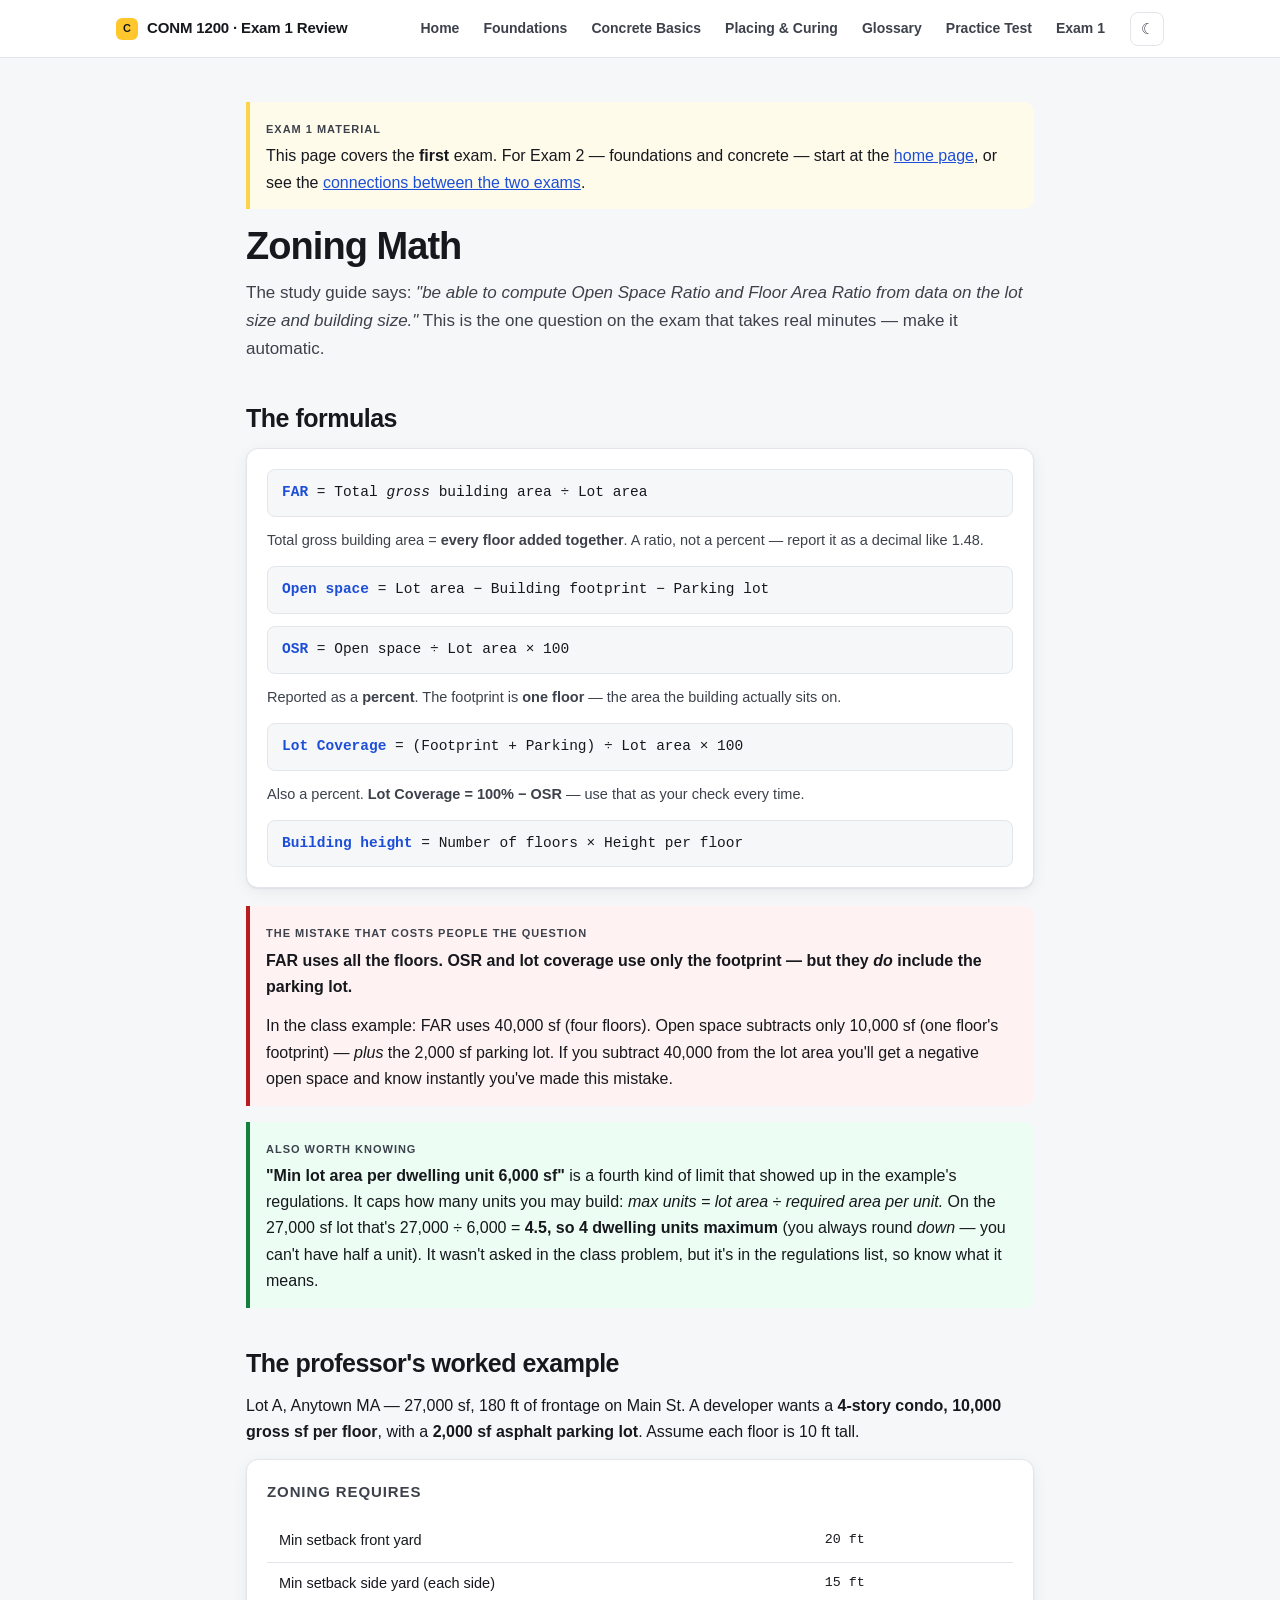
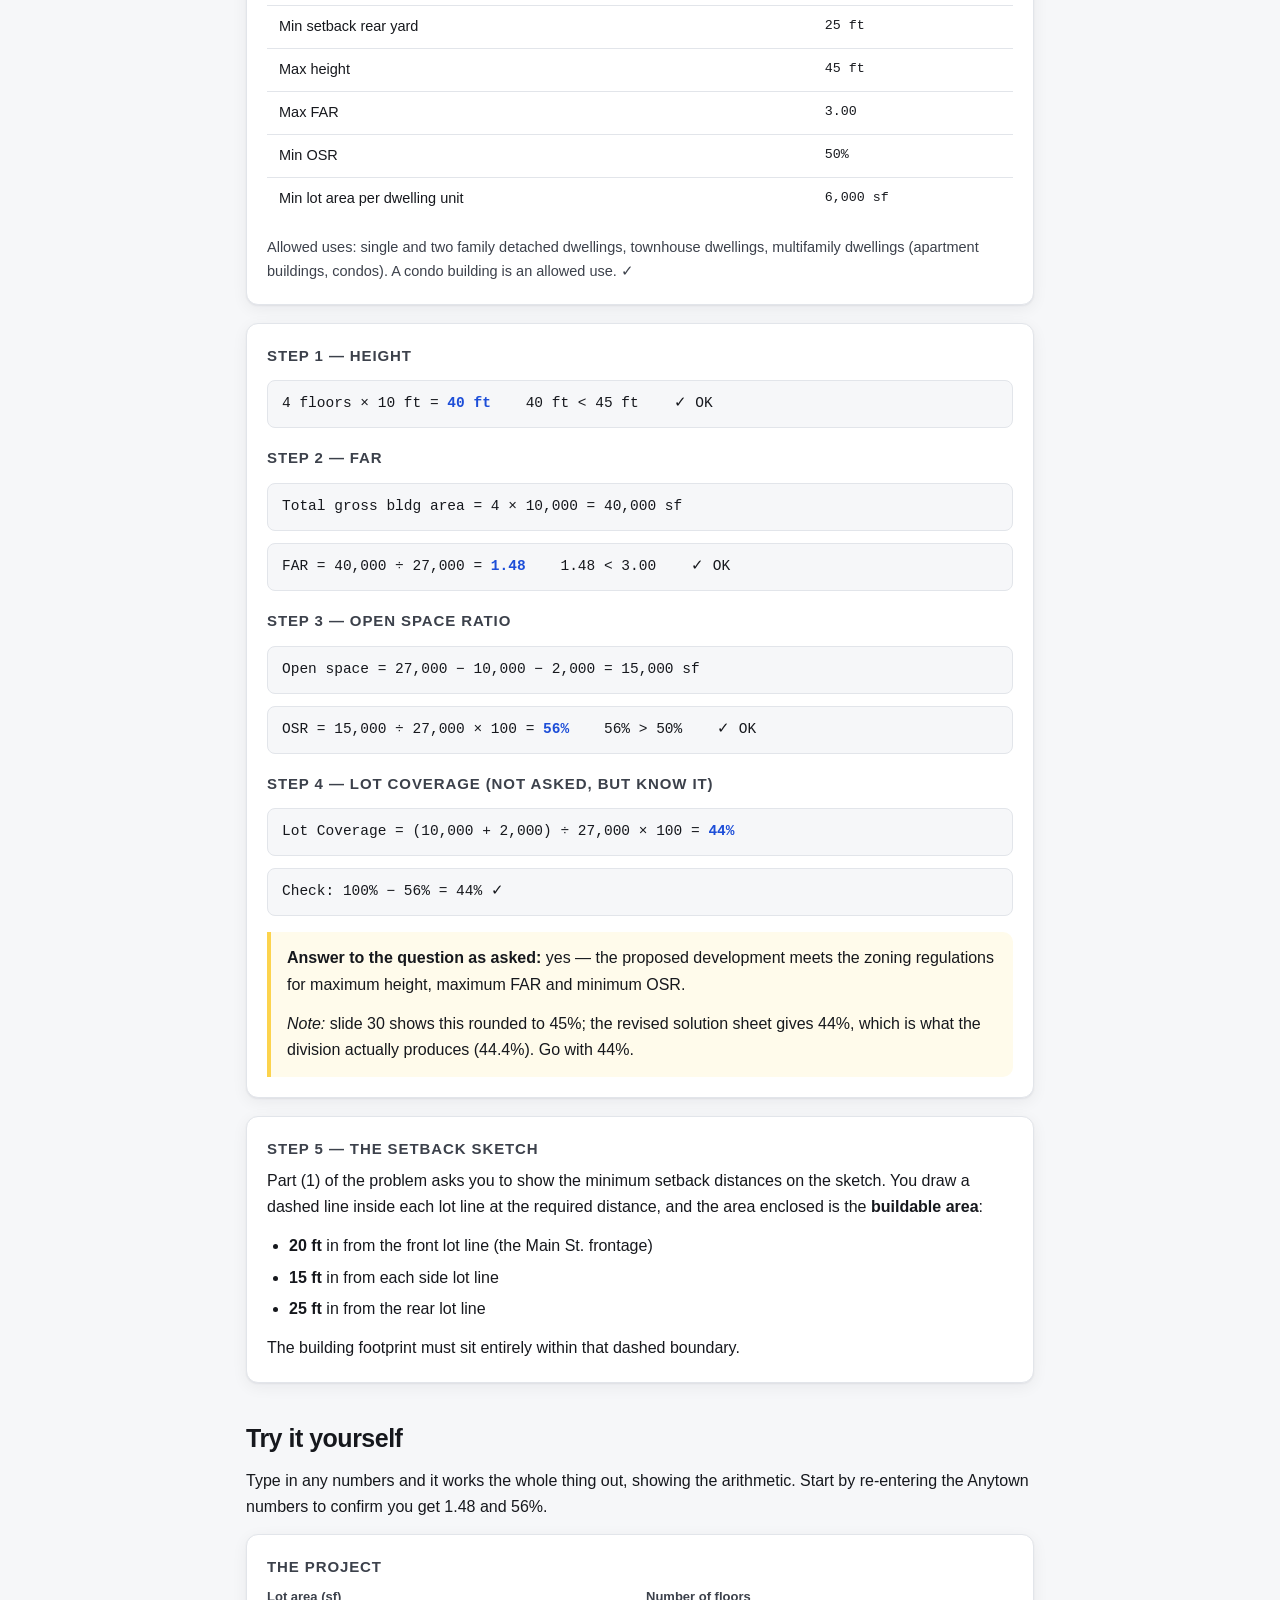
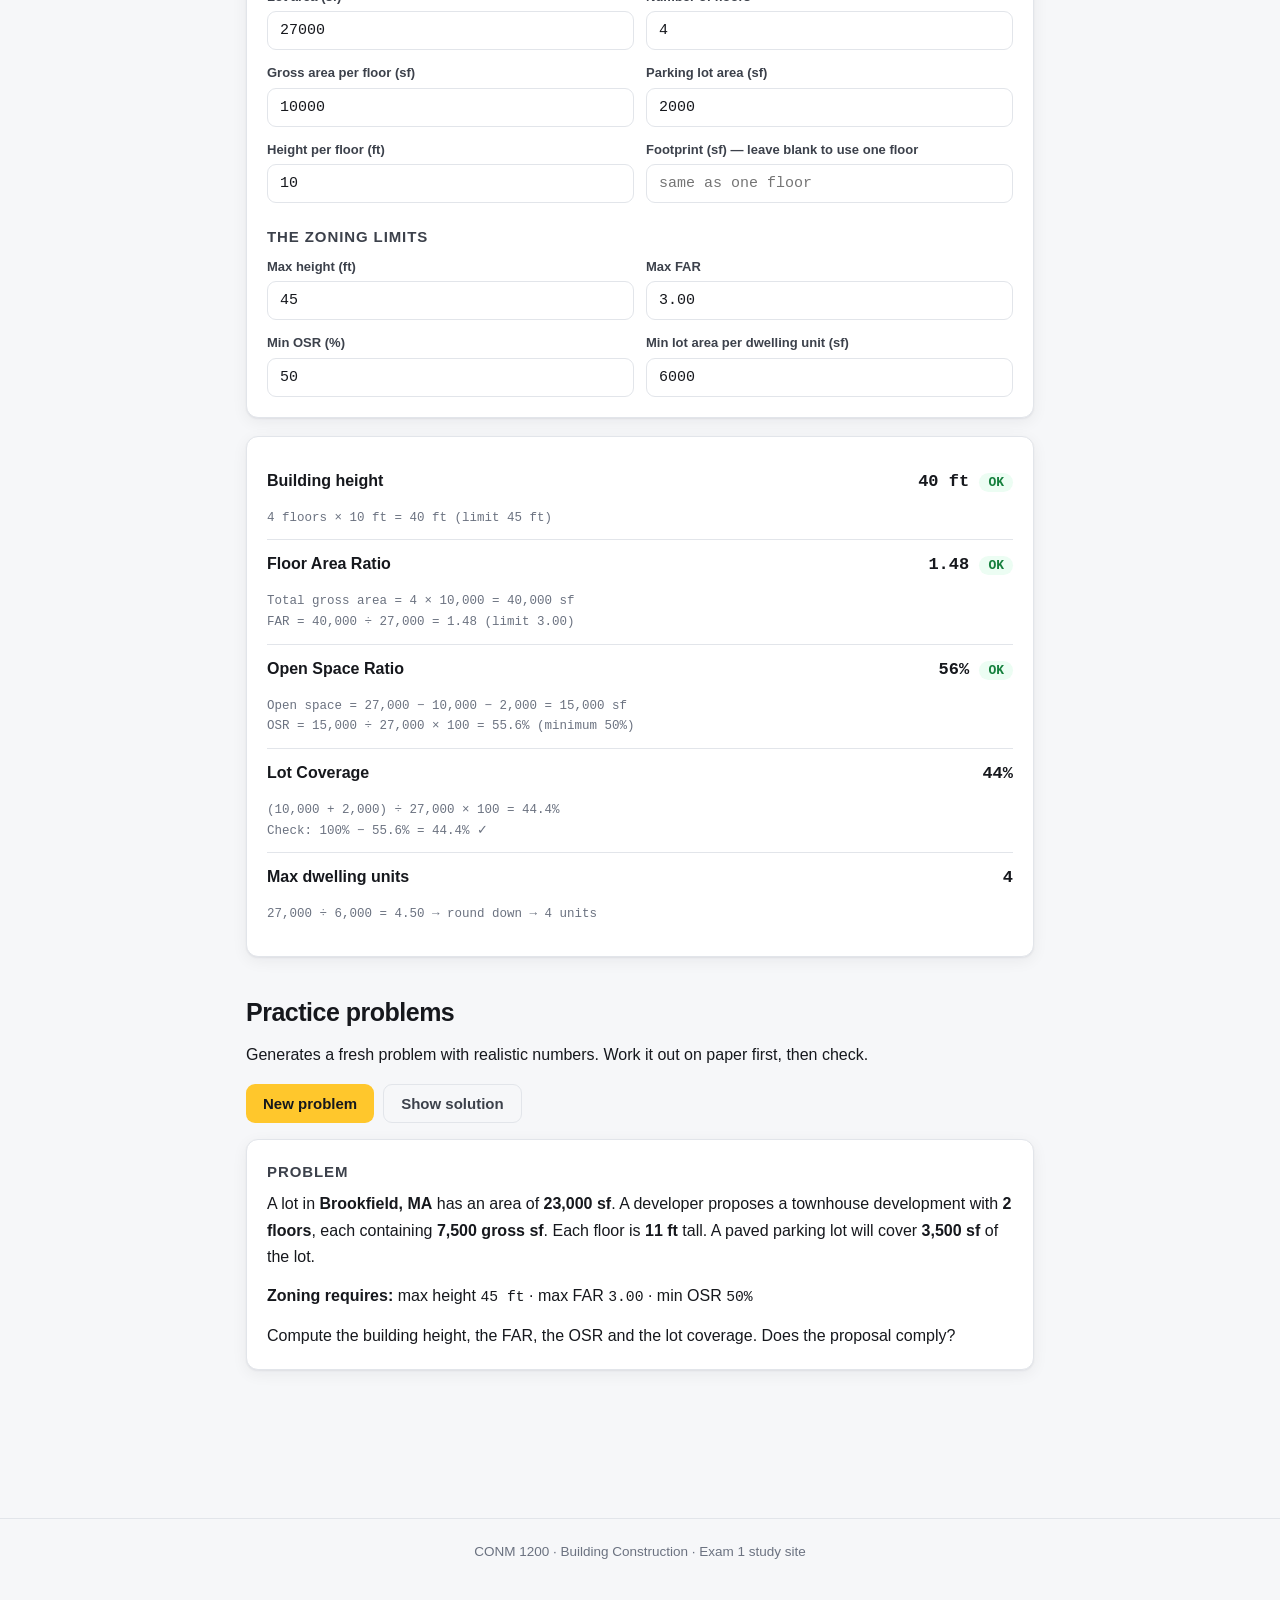
<file: calc_2.html>
<!DOCTYPE html>
<html lang="en">
<head>
<meta charset="utf-8">
<meta name="viewport" content="width=device-width, initial-scale=1">
<title>Zoning Math — CONM 1200 Exam 1</title>
<meta name="description" content="FAR, Open Space Ratio and lot coverage: the formulas, the professor's worked example, and unlimited practice problems.">
<link rel="stylesheet" href="style.css">
<link rel="icon" href="data:image/svg+xml,<svg xmlns='http://www.w3.org/2000/svg' viewBox='0 0 100 100'><text y='.9em' font-size='90'>🏗️</text></svg>">
</head>
<body>

<header class="topbar">
  <div class="topbar-inner">
    <a class="brand" href="review.html"><span class="dot">C</span> CONM 1200 · Exam 1 Review</a>
    <nav class="main">
      <a href="index.html" data-short="Home">Home</a>
      <a href="foundations.html" data-short="Found.">Foundations</a>
      <a href="concrete.html" data-short="Concrete">Concrete Basics</a>
      <a href="placing.html" data-short="Placing">Placing &amp; Curing</a>
      <a href="glossary.html" data-short="Terms">Glossary</a>
      <a href="quiz.html" data-short="Test">Practice Test</a>
      <a href="review.html" data-short="Exam 1">Exam 1</a>
    </nav>
    <button class="theme-btn" title="Toggle light/dark">☾</button>
  </div>
</header>

<main class="wrap narrow">

  
  <div class="callout"><span class="tag">Exam 1 material</span><p>This page covers the <strong>first</strong> exam. For Exam 2 — foundations and concrete — start at the <a href="index.html">home page</a>, or see the <a href="review.html">connections between the two exams</a>.</p></div>
<h1>Zoning Math</h1>
  <p class="lede">The study guide says: <em>"be able to compute Open Space Ratio and Floor Area Ratio from data on the lot size and building size."</em> This is the one question on the exam that takes real minutes — make it automatic.</p>

  <h2>The formulas</h2>

  <div class="card">
    <div class="formula"><b>FAR</b> = Total <em>gross</em> building area ÷ Lot area</div>
    <p style="font-size:14.5px;color:var(--ink-2)">Total gross building area = <strong>every floor added together</strong>. A ratio, not a percent — report it as a decimal like 1.48.</p>

    <div class="formula"><b>Open space</b> = Lot area − Building footprint − Parking lot</div>
    <div class="formula"><b>OSR</b> = Open space ÷ Lot area × 100</div>
    <p style="font-size:14.5px;color:var(--ink-2)">Reported as a <strong>percent</strong>. The footprint is <strong>one floor</strong> — the area the building actually sits on.</p>

    <div class="formula"><b>Lot Coverage</b> = (Footprint + Parking) ÷ Lot area × 100</div>
    <p style="font-size:14.5px;color:var(--ink-2)">Also a percent. <strong>Lot Coverage = 100% − OSR</strong> — use that as your check every time.</p>

    <div class="formula"><b>Building height</b> = Number of floors × Height per floor</div>
  </div>

  <div class="callout trap">
    <span class="tag">The mistake that costs people the question</span>
    <p><strong>FAR uses all the floors. OSR and lot coverage use only the footprint — but they <em>do</em> include the parking lot.</strong></p>
    <p style="margin-top:8px">In the class example: FAR uses 40,000 sf (four floors). Open space subtracts only 10,000 sf (one floor's footprint) — <em>plus</em> the 2,000 sf parking lot. If you subtract 40,000 from the lot area you'll get a negative open space and know instantly you've made this mistake.</p>
  </div>

  <div class="callout tip">
    <span class="tag">Also worth knowing</span>
    <p><strong>"Min lot area per dwelling unit 6,000 sf"</strong> is a fourth kind of limit that showed up in the example's regulations. It caps how many units you may build: <em>max units = lot area ÷ required area per unit.</em> On the 27,000 sf lot that's 27,000 ÷ 6,000 = <strong>4.5, so 4 dwelling units maximum</strong> (you always round <em>down</em> — you can't have half a unit). It wasn't asked in the class problem, but it's in the regulations list, so know what it means.</p>
  </div>

  <h2>The professor's worked example</h2>
  <p>Lot A, Anytown MA — 27,000 sf, 180 ft of frontage on Main St. A developer wants a <strong>4-story condo, 10,000 gross sf per floor</strong>, with a <strong>2,000 sf asphalt parking lot</strong>. Assume each floor is 10 ft tall.</p>

  <div class="card">
    <h4>Zoning requires</h4>
    <div class="tablewrap">
      <table>
        <tbody>
          <tr><td>Min setback front yard</td><td class="mono">20 ft</td></tr>
          <tr><td>Min setback side yard (each side)</td><td class="mono">15 ft</td></tr>
          <tr><td>Min setback rear yard</td><td class="mono">25 ft</td></tr>
          <tr><td>Max height</td><td class="mono">45 ft</td></tr>
          <tr><td>Max FAR</td><td class="mono">3.00</td></tr>
          <tr><td>Min OSR</td><td class="mono">50%</td></tr>
          <tr><td>Min lot area per dwelling unit</td><td class="mono">6,000 sf</td></tr>
        </tbody>
      </table>
    </div>
    <p style="font-size:14.5px;color:var(--ink-2);margin-top:12px">Allowed uses: single and two family detached dwellings, townhouse dwellings, multifamily dwellings (apartment buildings, condos). A condo building is an allowed use. ✓</p>
  </div>

  <div class="card">
    <h4>Step 1 — Height</h4>
    <div class="formula">4 floors × 10 ft = <b>40 ft</b> &nbsp;&nbsp; 40 ft &lt; 45 ft &nbsp;&nbsp; ✓ OK</div>

    <h4>Step 2 — FAR</h4>
    <div class="formula">Total gross bldg area = 4 × 10,000 = 40,000 sf</div>
    <div class="formula">FAR = 40,000 ÷ 27,000 = <b>1.48</b> &nbsp;&nbsp; 1.48 &lt; 3.00 &nbsp;&nbsp; ✓ OK</div>

    <h4>Step 3 — Open Space Ratio</h4>
    <div class="formula">Open space = 27,000 − 10,000 − 2,000 = 15,000 sf</div>
    <div class="formula">OSR = 15,000 ÷ 27,000 × 100 = <b>56%</b> &nbsp;&nbsp; 56% &gt; 50% &nbsp;&nbsp; ✓ OK</div>

    <h4>Step 4 — Lot coverage (not asked, but know it)</h4>
    <div class="formula">Lot Coverage = (10,000 + 2,000) ÷ 27,000 × 100 = <b>44%</b></div>
    <div class="formula">Check: 100% − 56% = 44% ✓</div>

    <div class="callout">
      <p><strong>Answer to the question as asked:</strong> yes — the proposed development meets the zoning regulations for maximum height, maximum FAR and minimum OSR.</p>
      <p style="margin-top:8px"><em>Note:</em> slide 30 shows this rounded to 45%; the revised solution sheet gives 44%, which is what the division actually produces (44.4%). Go with 44%.</p>
    </div>
  </div>

  <div class="card">
    <h4>Step 5 — The setback sketch</h4>
    <p>Part (1) of the problem asks you to show the minimum setback distances on the sketch. You draw a dashed line inside each lot line at the required distance, and the area enclosed is the <strong>buildable area</strong>:</p>
    <ul>
      <li><strong>20 ft</strong> in from the front lot line (the Main St. frontage)</li>
      <li><strong>15 ft</strong> in from each side lot line</li>
      <li><strong>25 ft</strong> in from the rear lot line</li>
    </ul>
    <p>The building footprint must sit entirely within that dashed boundary.</p>
  </div>

  <h2>Try it yourself</h2>
  <p>Type in any numbers and it works the whole thing out, showing the arithmetic. Start by re-entering the Anytown numbers to confirm you get 1.48 and 56%.</p>

  <div class="card">
    <h4>The project</h4>
    <div class="calcgrid">
      <div class="field"><label for="lot">Lot area (sf)</label><input id="lot" type="number" value="27000"></div>
      <div class="field"><label for="floors">Number of floors</label><input id="floors" type="number" value="4"></div>
      <div class="field"><label for="gross">Gross area per floor (sf)</label><input id="gross" type="number" value="10000"></div>
      <div class="field"><label for="park">Parking lot area (sf)</label><input id="park" type="number" value="2000"></div>
      <div class="field"><label for="fh">Height per floor (ft)</label><input id="fh" type="number" value="10"></div>
      <div class="field"><label for="foot">Footprint (sf) — leave blank to use one floor</label><input id="foot" type="number" placeholder="same as one floor"></div>
    </div>

    <h4 style="margin-top:22px">The zoning limits</h4>
    <div class="calcgrid">
      <div class="field"><label for="maxh">Max height (ft)</label><input id="maxh" type="number" value="45"></div>
      <div class="field"><label for="maxfar">Max FAR</label><input id="maxfar" type="number" step="0.01" value="3.00"></div>
      <div class="field"><label for="minosr">Min OSR (%)</label><input id="minosr" type="number" value="50"></div>
      <div class="field"><label for="perunit">Min lot area per dwelling unit (sf)</label><input id="perunit" type="number" value="6000"></div>
    </div>
  </div>

  <div class="card" id="results"></div>

  <h2>Practice problems</h2>
  <p>Generates a fresh problem with realistic numbers. Work it out on paper first, then check.</p>

  <div class="btnrow">
    <button class="btn" id="newprob">New problem</button>
    <button class="btn ghost" id="showsol">Show solution</button>
  </div>

  <div class="card" id="problem"></div>
  <div class="card" id="solution" style="display:none"></div>

</main>

<footer>CONM 1200 · Building Construction · Exam 1 study site</footer>

<script src="app.js"></script>
<script>
(function () {
  "use strict";

  var ids = ["lot","floors","gross","park","fh","foot","maxh","maxfar","minosr","perunit"];
  function v(id) { var n = parseFloat(document.getElementById(id).value); return isNaN(n) ? null : n; }
  function fmt(n) { return n.toLocaleString("en-US", { maximumFractionDigits: 0 }); }

  function line(lbl, val, work, verdict) {
    var vd = "";
    if (verdict === true) vd = ' <span class="verdict ok">OK</span>';
    if (verdict === false) vd = ' <span class="verdict no">DOES NOT MEET</span>';
    return '<div class="result-line"><span class="lbl">' + lbl + '</span>' +
           '<span class="val">' + val + vd + '</span>' +
           '<span class="work">' + work + '</span></div>';
  }

  function calc() {
    var lot = v("lot"), floors = v("floors"), gross = v("gross"), park = v("park") || 0,
        fh = v("fh"), foot = v("foot"), maxh = v("maxh"), maxfar = v("maxfar"),
        minosr = v("minosr"), perunit = v("perunit");
    var box = document.getElementById("results");

    if (!lot || lot <= 0 || !floors || !gross) {
      box.innerHTML = '<p style="color:var(--ink-3);margin:0">Enter at least a lot area, number of floors and gross area per floor.</p>';
      return;
    }
    if (foot === null || foot <= 0) foot = gross;

    var html = "";

    // Height
    if (fh) {
      var h = floors * fh;
      html += line("Building height", h + " ft",
        floors + " floors × " + fh + " ft = " + h + " ft" + (maxh ? "  (limit " + maxh + " ft)" : ""),
        maxh ? h <= maxh : null);
    }

    // FAR
    var total = floors * gross;
    var far = total / lot;
    html += line("Floor Area Ratio", far.toFixed(2),
      "Total gross area = " + floors + " × " + fmt(gross) + " = " + fmt(total) + " sf<br>" +
      "FAR = " + fmt(total) + " ÷ " + fmt(lot) + " = " + far.toFixed(2) +
      (maxfar ? "  (limit " + maxfar.toFixed(2) + ")" : ""),
      maxfar ? far <= maxfar : null);

    // OSR
    var open = lot - foot - park;
    var osr = open / lot * 100;
    html += line("Open Space Ratio", osr.toFixed(0) + "%",
      "Open space = " + fmt(lot) + " − " + fmt(foot) + " − " + fmt(park) + " = " + fmt(open) + " sf<br>" +
      "OSR = " + fmt(open) + " ÷ " + fmt(lot) + " × 100 = " + osr.toFixed(1) + "%" +
      (minosr ? "  (minimum " + minosr + "%)" : ""),
      minosr ? osr >= minosr : null);

    // Coverage
    var cov = (foot + park) / lot * 100;
    html += line("Lot Coverage", cov.toFixed(0) + "%",
      "(" + fmt(foot) + " + " + fmt(park) + ") ÷ " + fmt(lot) + " × 100 = " + cov.toFixed(1) + "%<br>" +
      "Check: 100% − " + osr.toFixed(1) + "% = " + (100 - osr).toFixed(1) + "% ✓", null);

    // Units
    if (perunit && perunit > 0) {
      var units = Math.floor(lot / perunit);
      html += line("Max dwelling units", units,
        fmt(lot) + " ÷ " + fmt(perunit) + " = " + (lot / perunit).toFixed(2) + " → round down → " + units + " units", null);
    }

    if (open < 0) {
      html += '<div class="callout trap" style="margin-top:14px"><p><strong>Negative open space.</strong> The footprint plus parking is larger than the lot itself — check your footprint. Remember the footprint is <em>one floor</em>, not all of them.</p></div>';
    }

    box.innerHTML = html;
  }

  ids.forEach(function (id) {
    document.getElementById(id).addEventListener("input", calc);
  });
  calc();

  /* ---------- Problem generator ---------- */
  var cur = null;
  var uses = ["a condominium building", "an apartment building", "a medical office building", "a mixed-use retail and residential building", "a townhouse development"];
  var towns = ["Anytown", "Brookfield", "Millbury", "Westford", "Danvers", "Foxborough"];

  function rnd(a, b, step) { step = step || 1; return a + step * Math.floor(Math.random() * ((b - a) / step + 1)); }

  function makeProblem() {
    var lot = rnd(18000, 60000, 1000);
    var floors = rnd(2, 8);
    var fh = [10, 11, 12, 12, 14][rnd(0, 4)];
    // keep footprint a sensible fraction of the lot
    var gross = rnd(Math.round(lot * 0.18 / 500) * 500, Math.round(lot * 0.42 / 500) * 500, 500);
    if (gross < 2000) gross = 2000;
    var park = rnd(1000, Math.max(2000, Math.round(lot * 0.2 / 500) * 500), 500);
    var maxh = [40, 45, 50, 60, 75, 90][rnd(0, 5)];
    var maxfar = [1.0, 1.5, 2.0, 2.5, 3.0, 4.0][rnd(0, 5)];
    var minosr = [30, 35, 40, 45, 50][rnd(0, 4)];

    cur = { lot: lot, floors: floors, fh: fh, gross: gross, park: park,
            maxh: maxh, maxfar: maxfar, minosr: minosr,
            use: uses[rnd(0, uses.length - 1)], town: towns[rnd(0, towns.length - 1)] };

    document.getElementById("problem").innerHTML =
      '<h4>Problem</h4>' +
      '<p>A lot in <strong>' + cur.town + ', MA</strong> has an area of <strong>' + fmt(lot) + ' sf</strong>. ' +
      'A developer proposes ' + cur.use + ' with <strong>' + floors + ' floors</strong>, each containing ' +
      '<strong>' + fmt(gross) + ' gross sf</strong>. Each floor is <strong>' + fh + ' ft</strong> tall. ' +
      'A paved parking lot will cover <strong>' + fmt(park) + ' sf</strong> of the lot.</p>' +
      '<p><strong>Zoning requires:</strong> max height <span class="mono">' + maxh + ' ft</span> · ' +
      'max FAR <span class="mono">' + maxfar.toFixed(2) + '</span> · ' +
      'min OSR <span class="mono">' + minosr + '%</span></p>' +
      '<p>Compute the building height, the FAR, the OSR and the lot coverage. Does the proposal comply?</p>';

    document.getElementById("solution").style.display = "none";
  }

  function showSolution() {
    if (!cur) return;
    var total = cur.floors * cur.gross;
    var far = total / cur.lot;
    var open = cur.lot - cur.gross - cur.park;
    var osr = open / cur.lot * 100;
    var cov = (cur.gross + cur.park) / cur.lot * 100;
    var h = cur.floors * cur.fh;

    var okH = h <= cur.maxh, okF = far <= cur.maxfar, okO = osr >= cur.minosr;
    var all = okH && okF && okO;

    function mark(ok) { return ok ? '<span class="verdict ok">OK</span>' : '<span class="verdict no">FAILS</span>'; }

    document.getElementById("solution").innerHTML =
      '<h4>Solution</h4>' +
      '<p><strong>Height</strong></p>' +
      '<div class="formula">' + cur.floors + ' × ' + cur.fh + ' ft = <b>' + h + ' ft</b> &nbsp; vs. limit ' + cur.maxh + ' ft &nbsp; ' + mark(okH) + '</div>' +
      '<p><strong>Floor Area Ratio</strong> — all floors</p>' +
      '<div class="formula">Total gross = ' + cur.floors + ' × ' + fmt(cur.gross) + ' = ' + fmt(total) + ' sf</div>' +
      '<div class="formula">FAR = ' + fmt(total) + ' ÷ ' + fmt(cur.lot) + ' = <b>' + far.toFixed(2) + '</b> &nbsp; vs. limit ' + cur.maxfar.toFixed(2) + ' &nbsp; ' + mark(okF) + '</div>' +
      '<p><strong>Open Space Ratio</strong> — footprint (one floor) + parking</p>' +
      '<div class="formula">Open space = ' + fmt(cur.lot) + ' − ' + fmt(cur.gross) + ' − ' + fmt(cur.park) + ' = ' + fmt(open) + ' sf</div>' +
      '<div class="formula">OSR = ' + fmt(open) + ' ÷ ' + fmt(cur.lot) + ' × 100 = <b>' + osr.toFixed(0) + '%</b> &nbsp; vs. min ' + cur.minosr + '% &nbsp; ' + mark(okO) + '</div>' +
      '<p><strong>Lot Coverage</strong></p>' +
      '<div class="formula">(' + fmt(cur.gross) + ' + ' + fmt(cur.park) + ') ÷ ' + fmt(cur.lot) + ' × 100 = <b>' + cov.toFixed(0) + '%</b></div>' +
      '<div class="formula">Check: 100 − ' + osr.toFixed(0) + ' = ' + (100 - osr).toFixed(0) + ' ✓</div>' +
      '<div class="callout ' + (all ? 'tip' : 'trap') + '"><p><strong>' +
        (all ? 'The proposal complies with all three requirements.'
             : 'The proposal does NOT comply — it fails on ' +
               [!okH ? 'height' : null, !okF ? 'FAR' : null, !okO ? 'OSR' : null].filter(Boolean).join(' and ') + '.') +
      '</strong></p></div>';

    document.getElementById("solution").style.display = "";
  }

  document.getElementById("newprob").addEventListener("click", makeProblem);
  document.getElementById("showsol").addEventListener("click", showSolution);
  makeProblem();
})();
</script>
</body>
</html>
</file>
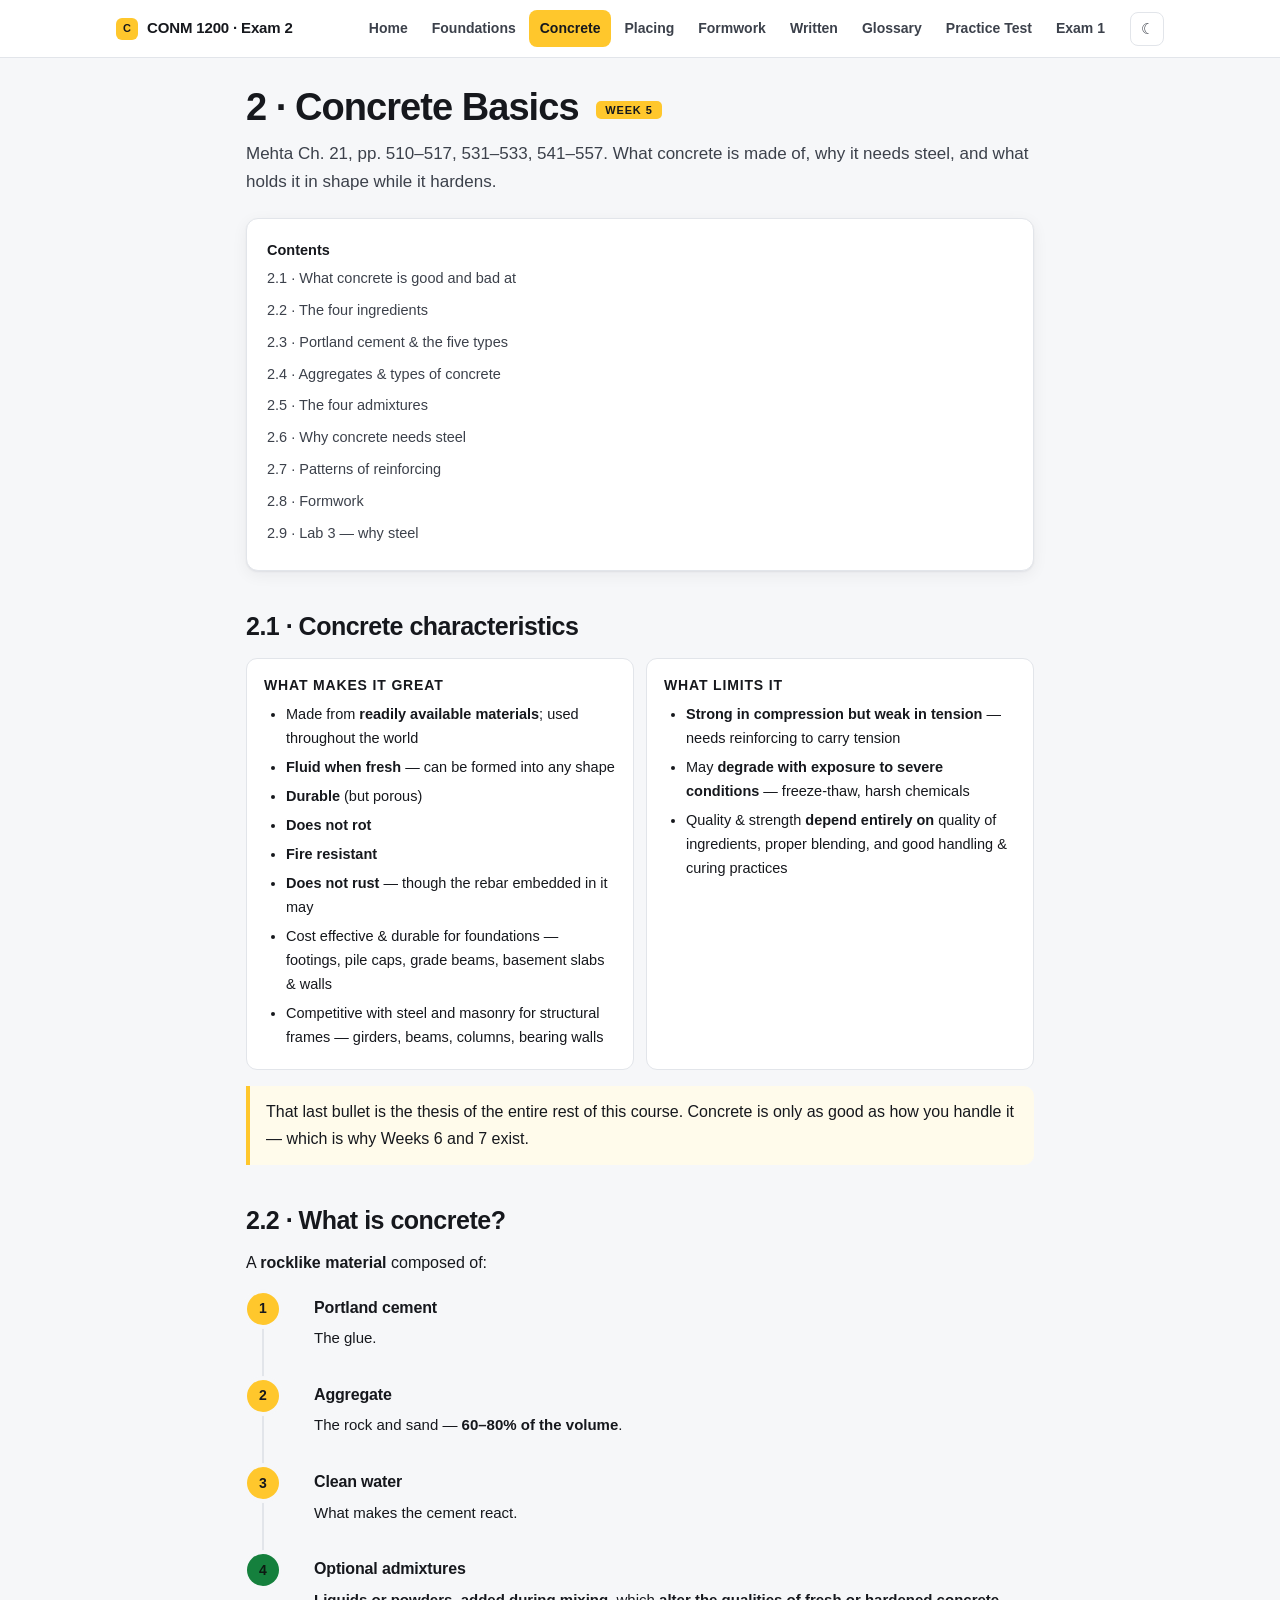
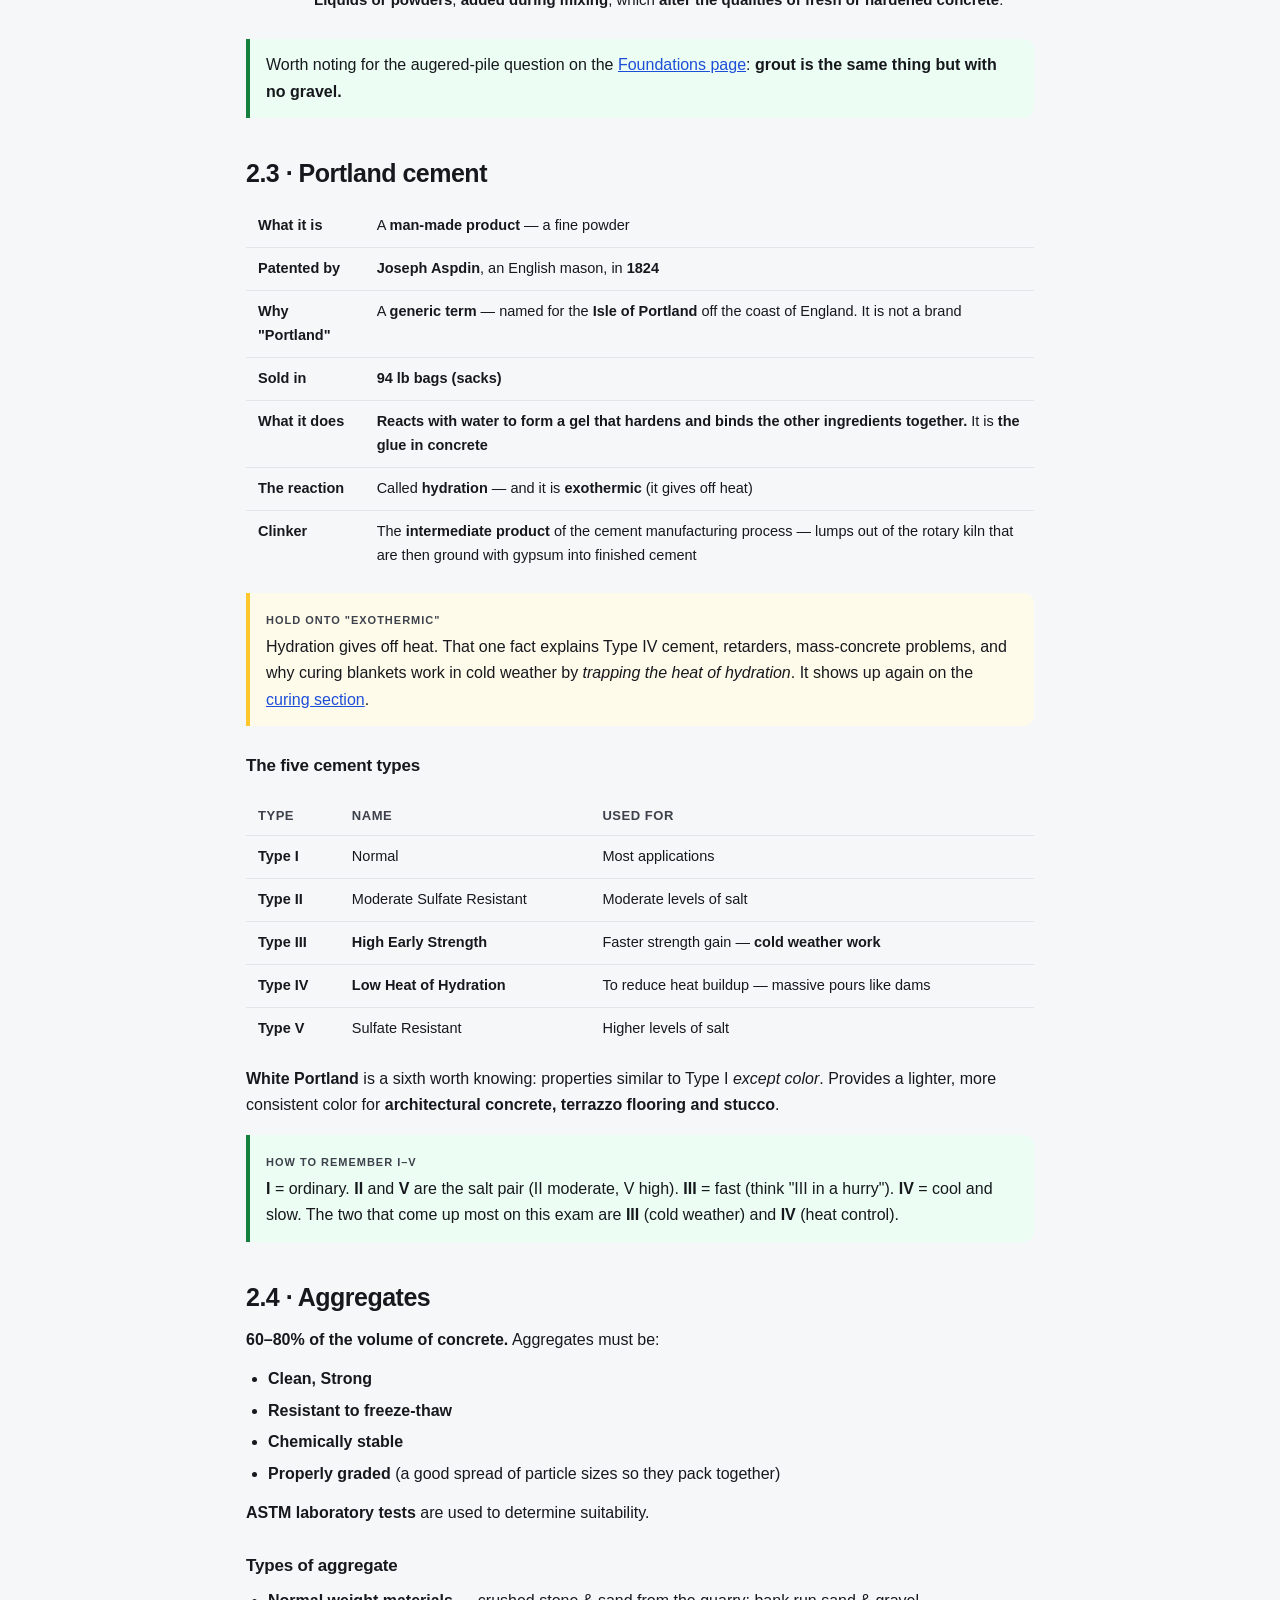
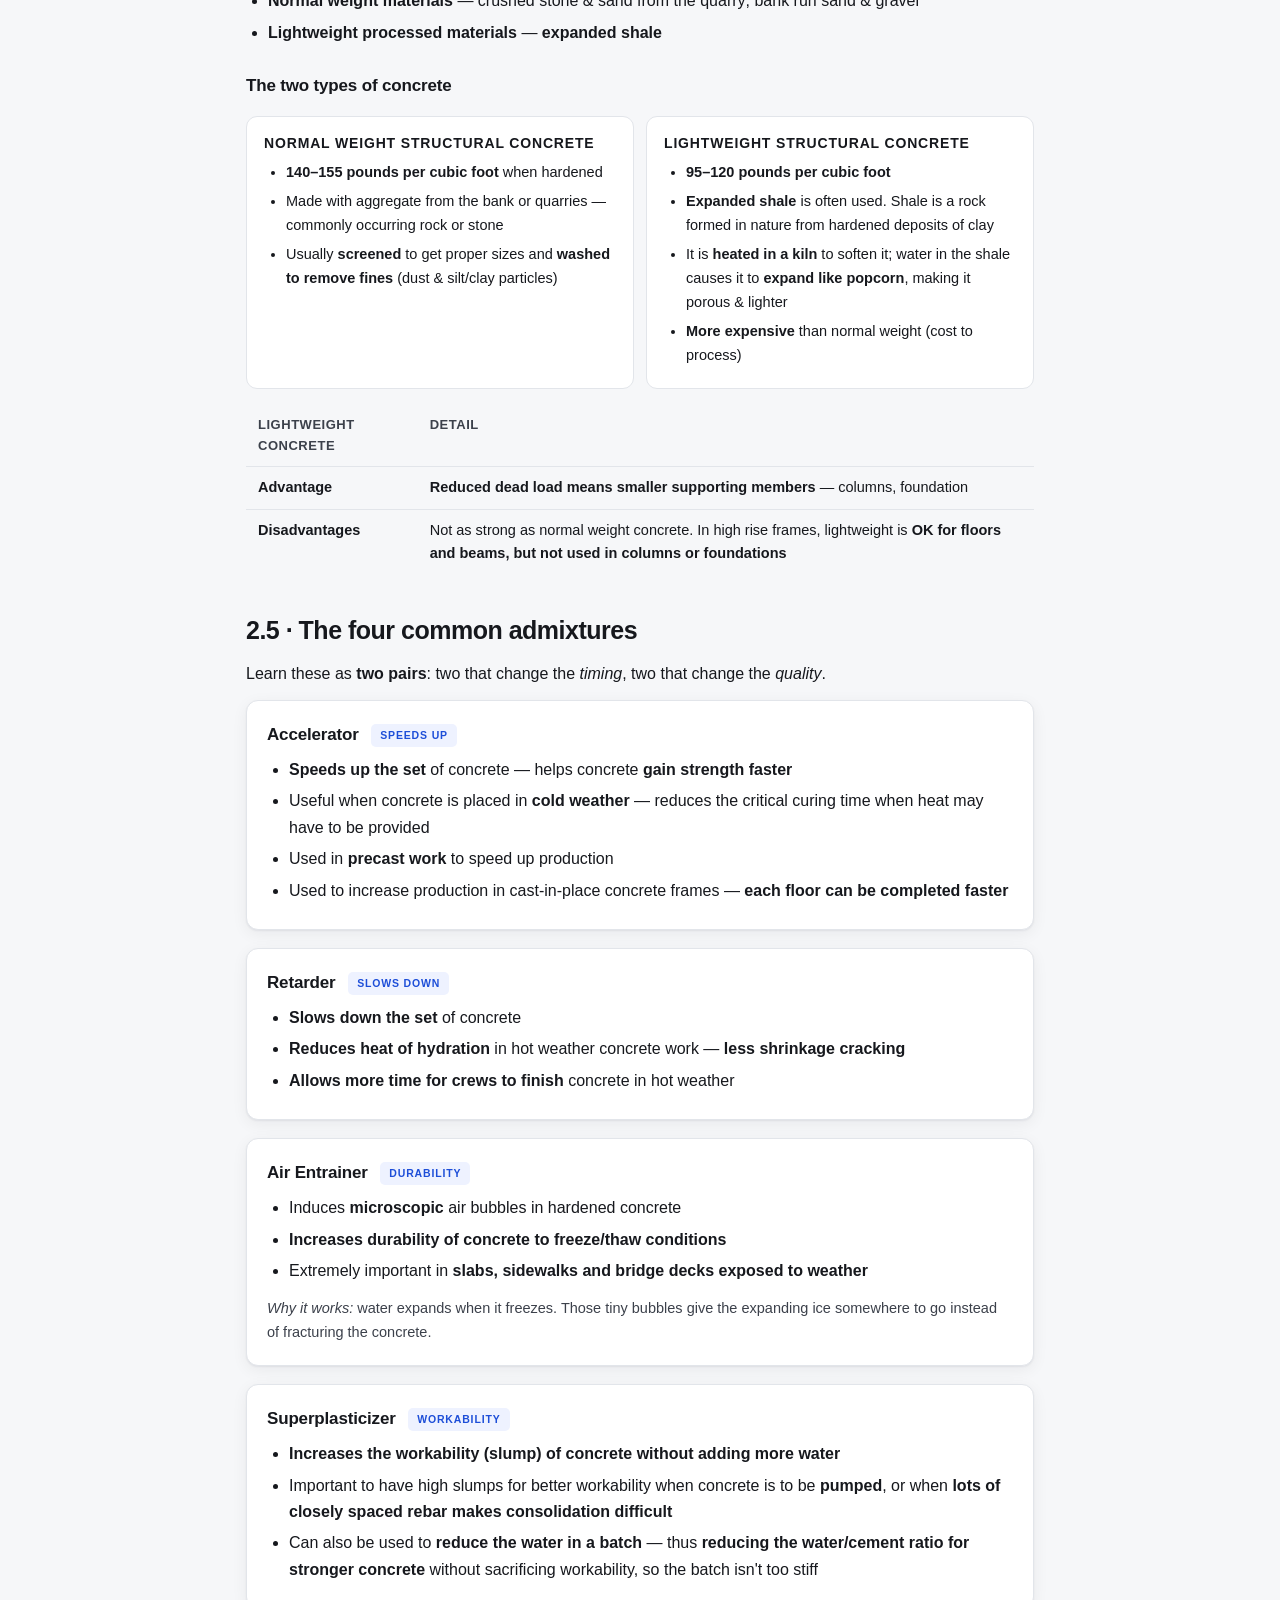
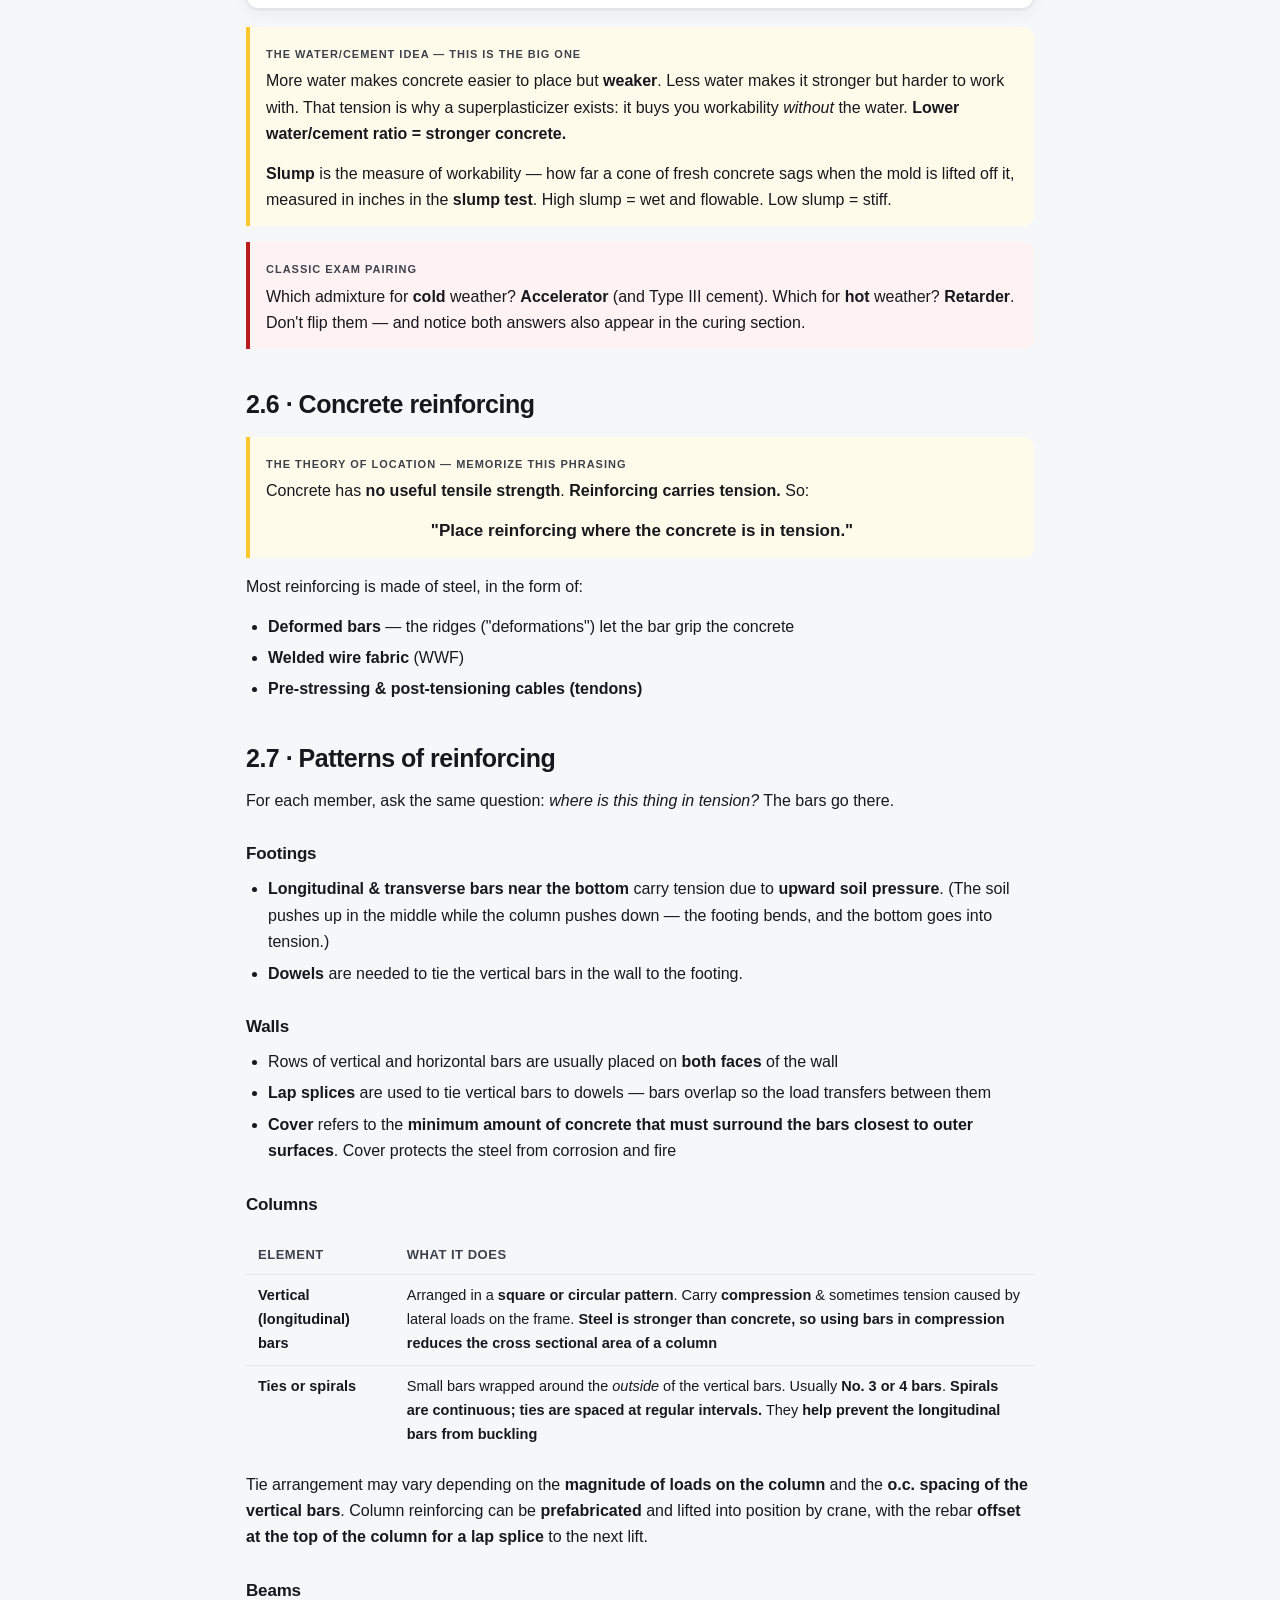
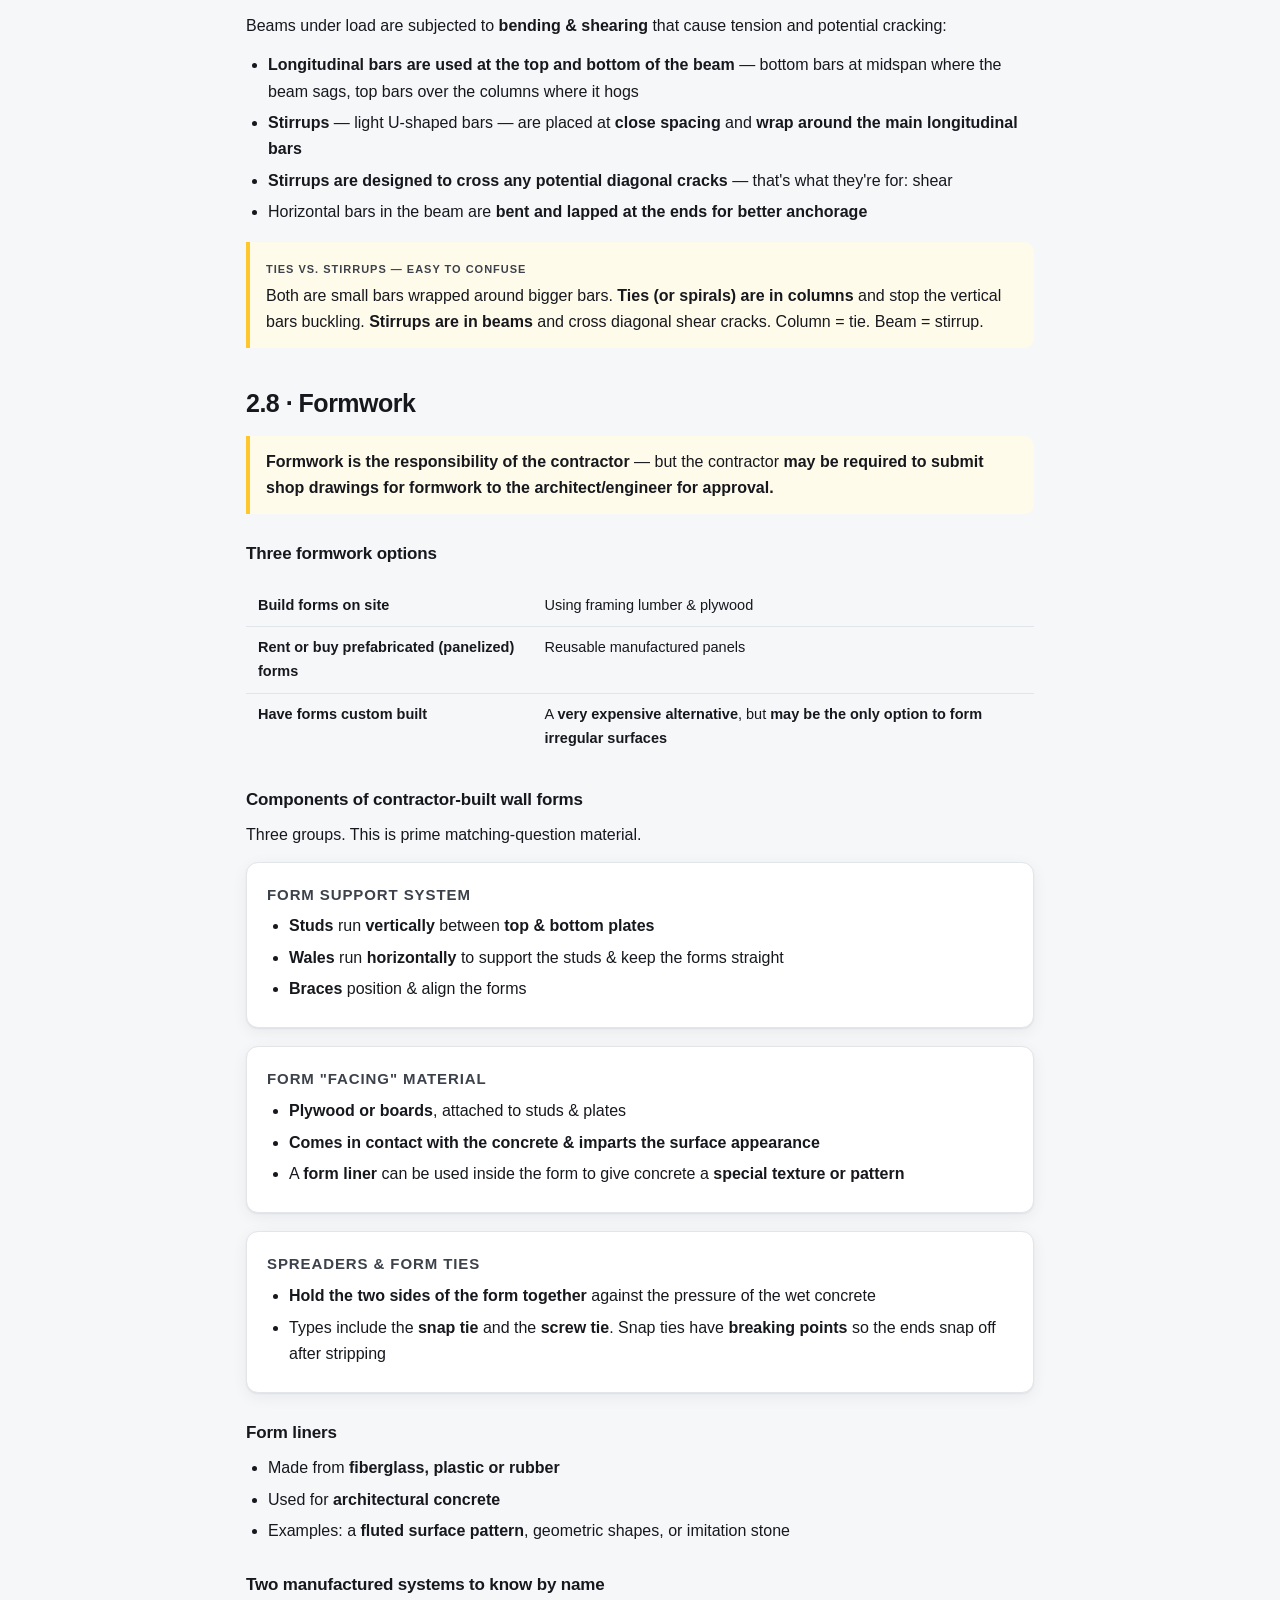
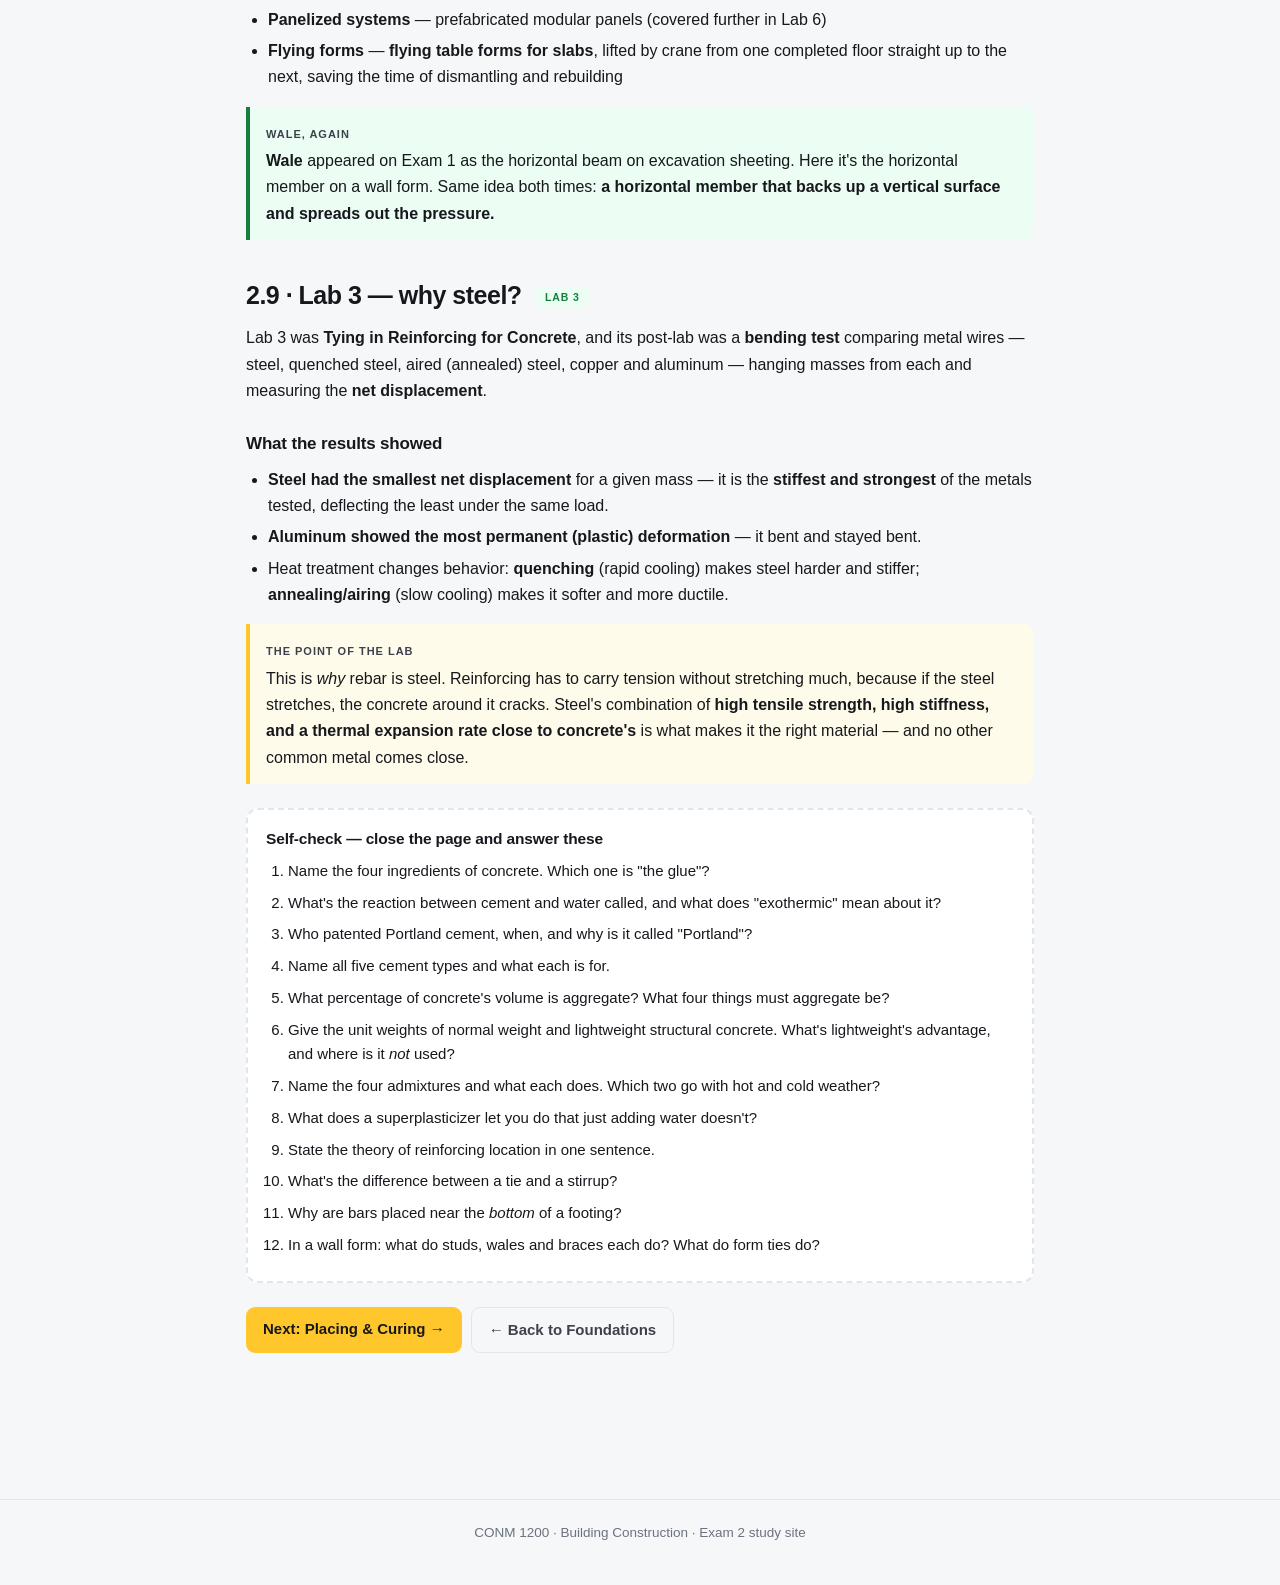
<file: concrete.html>
<!DOCTYPE html>
<html lang="en">
<head>
<meta charset="utf-8">
<meta name="viewport" content="width=device-width, initial-scale=1">
<title>Concrete Basics — CONM 1200 Exam 2</title>
<meta name="description" content="Week 5: concrete characteristics, Portland cement, aggregates, admixtures, reinforcing patterns and formwork.">
<link rel="stylesheet" href="style.css">
<link rel="icon" href="data:image/svg+xml,<svg xmlns='http://www.w3.org/2000/svg' viewBox='0 0 100 100'><text y='.9em' font-size='90'>🏗️</text></svg>">
</head>
<body>

<header class="topbar">
  <div class="topbar-inner">
    <a class="brand" href="index.html"><span class="dot">C</span> CONM 1200 · Exam 2</a>
    <nav class="main">
      <a href="index.html" data-short="Home">Home</a>
      <a href="foundations.html" data-short="Found.">Foundations</a>
      <a href="concrete.html" data-short="Concrete">Concrete</a>
      <a href="placing.html" data-short="Placing">Placing</a>
      <a href="formwork.html" data-short="Formwork">Formwork</a>
      <a href="written.html" data-short="Written">Written</a>
      <a href="glossary.html" data-short="Terms">Glossary</a>
      <a href="quiz.html" data-short="Test">Practice Test</a>
      <a href="review.html" data-short="Exam 1">Exam 1</a>
    </nav>
    <button class="theme-btn" title="Toggle light/dark">☾</button>
  </div>
</header>

<main class="wrap narrow">

  <h1>2 · Concrete Basics <span class="badge wk">Week 5</span></h1>
  <p class="lede">Mehta Ch. 21, pp. 510–517, 531–533, 541–557. What concrete is made of, why it needs steel, and what holds it in shape while it hardens.</p>

  <div class="card toc">
    <strong>Contents</strong>
    <a href="#characteristics">2.1 · What concrete is good and bad at</a>
    <a href="#ingredients">2.2 · The four ingredients</a>
    <a href="#cement">2.3 · Portland cement &amp; the five types</a>
    <a href="#aggregate">2.4 · Aggregates &amp; types of concrete</a>
    <a href="#admixtures">2.5 · The four admixtures</a>
    <a href="#reinforcing">2.6 · Why concrete needs steel</a>
    <a href="#patterns">2.7 · Patterns of reinforcing</a>
    <a href="#formwork">2.8 · Formwork</a>
    <a href="#lab3">2.9 · Lab 3 — why steel</a>
  </div>

  <!-- ===== 2.1 ===== -->
  <h2 id="characteristics">2.1 · Concrete characteristics</h2>

  <div class="vs two">
    <div>
      <h4>What makes it great</h4>
      <ul>
        <li>Made from <strong>readily available materials</strong>; used throughout the world</li>
        <li><strong>Fluid when fresh</strong> — can be formed into any shape</li>
        <li><strong>Durable</strong> (but porous)</li>
        <li><strong>Does not rot</strong></li>
        <li><strong>Fire resistant</strong></li>
        <li><strong>Does not rust</strong> — though the rebar embedded in it may</li>
        <li>Cost effective &amp; durable for foundations — footings, pile caps, grade beams, basement slabs &amp; walls</li>
        <li>Competitive with steel and masonry for structural frames — girders, beams, columns, bearing walls</li>
      </ul>
    </div>
    <div>
      <h4>What limits it</h4>
      <ul>
        <li><strong>Strong in compression but weak in tension</strong> — needs reinforcing to carry tension</li>
        <li>May <strong>degrade with exposure to severe conditions</strong> — freeze-thaw, harsh chemicals</li>
        <li>Quality &amp; strength <strong>depend entirely on</strong> quality of ingredients, proper blending, and good handling &amp; curing practices</li>
      </ul>
    </div>
  </div>

  <div class="callout key">
    <p>That last bullet is the thesis of the entire rest of this course. Concrete is only as good as how you handle it — which is why Weeks 6 and 7 exist.</p>
  </div>

  <!-- ===== 2.2 ===== -->
  <h2 id="ingredients">2.2 · What is concrete?</h2>

  <p>A <strong>rocklike material</strong> composed of:</p>

  <div class="steps">
    <div class="step"><h4>Portland cement</h4><p>The glue.</p></div>
    <div class="step"><h4>Aggregate</h4><p>The rock and sand — <strong>60–80% of the volume</strong>.</p></div>
    <div class="step"><h4>Clean water</h4><p>What makes the cement react.</p></div>
    <div class="step"><h4>Optional admixtures</h4>
      <p><strong>Liquids or powders</strong>, <strong>added during mixing</strong>, which <strong>alter the qualities of fresh or hardened concrete</strong>.</p></div>
  </div>

  <div class="callout tip">
    <p>Worth noting for the augered-pile question on the <a href="foundations.html#deep">Foundations page</a>: <strong>grout is the same thing but with no gravel.</strong></p>
  </div>

  <!-- ===== 2.3 ===== -->
  <h2 id="cement">2.3 · Portland cement</h2>

  <div class="tablewrap">
    <table>
      <tbody>
        <tr><td><strong>What it is</strong></td><td>A <strong>man-made product</strong> — a fine powder</td></tr>
        <tr><td><strong>Patented by</strong></td><td><strong>Joseph Aspdin</strong>, an English mason, in <strong>1824</strong></td></tr>
        <tr><td><strong>Why "Portland"</strong></td><td>A <strong>generic term</strong> — named for the <strong>Isle of Portland</strong> off the coast of England. It is not a brand</td></tr>
        <tr><td><strong>Sold in</strong></td><td><strong>94 lb bags (sacks)</strong></td></tr>
        <tr><td><strong>What it does</strong></td><td><strong>Reacts with water to form a gel that hardens and binds the other ingredients together.</strong> It is <strong>the glue in concrete</strong></td></tr>
        <tr><td><strong>The reaction</strong></td><td>Called <strong>hydration</strong> — and it is <strong>exothermic</strong> (it gives off heat)</td></tr>
        <tr><td><strong>Clinker</strong></td><td>The <strong>intermediate product</strong> of the cement manufacturing process — lumps out of the rotary kiln that are then ground with gypsum into finished cement</td></tr>
      </tbody>
    </table>
  </div>

  <div class="callout key">
    <span class="tag">Hold onto "exothermic"</span>
    <p>Hydration gives off heat. That one fact explains Type IV cement, retarders, mass-concrete problems, and why curing blankets work in cold weather by <em>trapping the heat of hydration</em>. It shows up again on the <a href="placing.html#curing">curing section</a>.</p>
  </div>

  <h3>The five cement types</h3>
  <div class="tablewrap">
    <table>
      <thead><tr><th>Type</th><th>Name</th><th>Used for</th></tr></thead>
      <tbody>
        <tr><td><strong>Type I</strong></td><td>Normal</td><td>Most applications</td></tr>
        <tr><td><strong>Type II</strong></td><td>Moderate Sulfate Resistant</td><td>Moderate levels of salt</td></tr>
        <tr><td><strong>Type III</strong></td><td><strong>High Early Strength</strong></td><td>Faster strength gain — <strong>cold weather work</strong></td></tr>
        <tr><td><strong>Type IV</strong></td><td><strong>Low Heat of Hydration</strong></td><td>To reduce heat buildup — massive pours like dams</td></tr>
        <tr><td><strong>Type V</strong></td><td>Sulfate Resistant</td><td>Higher levels of salt</td></tr>
      </tbody>
    </table>
  </div>

  <p><strong>White Portland</strong> is a sixth worth knowing: properties similar to Type I <em>except color</em>. Provides a lighter, more consistent color for <strong>architectural concrete, terrazzo flooring and stucco</strong>.</p>

  <div class="callout tip">
    <span class="tag">How to remember I–V</span>
    <p><strong>I</strong> = ordinary. <strong>II</strong> and <strong>V</strong> are the salt pair (II moderate, V high). <strong>III</strong> = fast (think "III in a hurry"). <strong>IV</strong> = cool and slow. The two that come up most on this exam are <strong>III</strong> (cold weather) and <strong>IV</strong> (heat control).</p>
  </div>

  <!-- ===== 2.4 ===== -->
  <h2 id="aggregate">2.4 · Aggregates</h2>

  <p><strong>60–80% of the volume of concrete.</strong> Aggregates must be:</p>
  <ul>
    <li><strong>Clean, Strong</strong></li>
    <li><strong>Resistant to freeze-thaw</strong></li>
    <li><strong>Chemically stable</strong></li>
    <li><strong>Properly graded</strong> (a good spread of particle sizes so they pack together)</li>
  </ul>
  <p><strong>ASTM laboratory tests</strong> are used to determine suitability.</p>

  <h3>Types of aggregate</h3>
  <ul>
    <li><strong>Normal weight materials</strong> — crushed stone &amp; sand from the quarry; bank run sand &amp; gravel</li>
    <li><strong>Lightweight processed materials</strong> — <strong>expanded shale</strong></li>
  </ul>

  <h3>The two types of concrete</h3>
  <div class="vs two">
    <div>
      <h4>Normal Weight Structural Concrete</h4>
      <ul>
        <li><strong>140–155 pounds per cubic foot</strong> when hardened</li>
        <li>Made with aggregate from the bank or quarries — commonly occurring rock or stone</li>
        <li>Usually <strong>screened</strong> to get proper sizes and <strong>washed to remove fines</strong> (dust &amp; silt/clay particles)</li>
      </ul>
    </div>
    <div>
      <h4>Lightweight Structural Concrete</h4>
      <ul>
        <li><strong>95–120 pounds per cubic foot</strong></li>
        <li><strong>Expanded shale</strong> is often used. Shale is a rock formed in nature from hardened deposits of clay</li>
        <li>It is <strong>heated in a kiln</strong> to soften it; water in the shale causes it to <strong>expand like popcorn</strong>, making it porous &amp; lighter</li>
        <li><strong>More expensive</strong> than normal weight (cost to process)</li>
      </ul>
    </div>
  </div>

  <div class="tablewrap">
    <table>
      <thead><tr><th>Lightweight concrete</th><th>Detail</th></tr></thead>
      <tbody>
        <tr><td><strong>Advantage</strong></td><td><strong>Reduced dead load means smaller supporting members</strong> — columns, foundation</td></tr>
        <tr><td><strong>Disadvantages</strong></td><td>Not as strong as normal weight concrete. In high rise frames, lightweight is <strong>OK for floors and beams, but not used in columns or foundations</strong></td></tr>
      </tbody>
    </table>
  </div>

  <!-- ===== 2.5 ===== -->
  <h2 id="admixtures">2.5 · The four common admixtures</h2>

  <p>Learn these as <strong>two pairs</strong>: two that change the <em>timing</em>, two that change the <em>quality</em>.</p>

  <div class="card">
    <h3>Accelerator <span class="badge">speeds up</span></h3>
    <ul>
      <li><strong>Speeds up the set</strong> of concrete — helps concrete <strong>gain strength faster</strong></li>
      <li>Useful when concrete is placed in <strong>cold weather</strong> — reduces the critical curing time when heat may have to be provided</li>
      <li>Used in <strong>precast work</strong> to speed up production</li>
      <li>Used to increase production in cast-in-place concrete frames — <strong>each floor can be completed faster</strong></li>
    </ul>
  </div>

  <div class="card">
    <h3>Retarder <span class="badge">slows down</span></h3>
    <ul>
      <li><strong>Slows down the set</strong> of concrete</li>
      <li><strong>Reduces heat of hydration</strong> in hot weather concrete work — <strong>less shrinkage cracking</strong></li>
      <li><strong>Allows more time for crews to finish</strong> concrete in hot weather</li>
    </ul>
  </div>

  <div class="card">
    <h3>Air Entrainer <span class="badge">durability</span></h3>
    <ul>
      <li>Induces <strong>microscopic</strong> air bubbles in hardened concrete</li>
      <li><strong>Increases durability of concrete to freeze/thaw conditions</strong></li>
      <li>Extremely important in <strong>slabs, sidewalks and bridge decks exposed to weather</strong></li>
    </ul>
    <p style="font-size:14.5px;color:var(--ink-2);margin-bottom:0"><em>Why it works:</em> water expands when it freezes. Those tiny bubbles give the expanding ice somewhere to go instead of fracturing the concrete.</p>
  </div>

  <div class="card">
    <h3>Superplasticizer <span class="badge">workability</span></h3>
    <ul>
      <li><strong>Increases the workability (slump) of concrete without adding more water</strong></li>
      <li>Important to have high slumps for better workability when concrete is to be <strong>pumped</strong>, or when <strong>lots of closely spaced rebar makes consolidation difficult</strong></li>
      <li>Can also be used to <strong>reduce the water in a batch</strong> — thus <strong>reducing the water/cement ratio for stronger concrete</strong> without sacrificing workability, so the batch isn't too stiff</li>
    </ul>
  </div>

  <div class="callout key">
    <span class="tag">The water/cement idea — this is the big one</span>
    <p>More water makes concrete easier to place but <strong>weaker</strong>. Less water makes it stronger but harder to work with. That tension is why a superplasticizer exists: it buys you workability <em>without</em> the water. <strong>Lower water/cement ratio = stronger concrete.</strong></p>
    <p style="margin-top:8px"><strong>Slump</strong> is the measure of workability — how far a cone of fresh concrete sags when the mold is lifted off it, measured in inches in the <strong>slump test</strong>. High slump = wet and flowable. Low slump = stiff.</p>
  </div>

  <div class="callout trap">
    <span class="tag">Classic exam pairing</span>
    <p>Which admixture for <strong>cold</strong> weather? <strong>Accelerator</strong> (and Type III cement). Which for <strong>hot</strong> weather? <strong>Retarder</strong>. Don't flip them — and notice both answers also appear in the curing section.</p>
  </div>

  <!-- ===== 2.6 ===== -->
  <h2 id="reinforcing">2.6 · Concrete reinforcing</h2>

  <div class="callout key">
    <span class="tag">The theory of location — memorize this phrasing</span>
    <p>Concrete has <strong>no useful tensile strength</strong>. <strong>Reinforcing carries tension.</strong> So:</p>
    <p style="margin-top:8px;font-size:17px;font-weight:700;text-align:center">"Place reinforcing where the concrete is in tension."</p>
  </div>

  <p>Most reinforcing is made of steel, in the form of:</p>
  <ul>
    <li><strong>Deformed bars</strong> — the ridges ("deformations") let the bar grip the concrete</li>
    <li><strong>Welded wire fabric</strong> (WWF)</li>
    <li><strong>Pre-stressing &amp; post-tensioning cables (tendons)</strong></li>
  </ul>

  <!-- ===== 2.7 ===== -->
  <h2 id="patterns">2.7 · Patterns of reinforcing</h2>
  <p>For each member, ask the same question: <em>where is this thing in tension?</em> The bars go there.</p>

  <h3>Footings</h3>
  <ul>
    <li><strong>Longitudinal &amp; transverse bars near the bottom</strong> carry tension due to <strong>upward soil pressure</strong>. (The soil pushes up in the middle while the column pushes down — the footing bends, and the bottom goes into tension.)</li>
    <li><strong>Dowels</strong> are needed to tie the vertical bars in the wall to the footing.</li>
  </ul>

  <h3>Walls</h3>
  <ul>
    <li>Rows of vertical and horizontal bars are usually placed on <strong>both faces</strong> of the wall</li>
    <li><strong>Lap splices</strong> are used to tie vertical bars to dowels — bars overlap so the load transfers between them</li>
    <li><strong>Cover</strong> refers to the <strong>minimum amount of concrete that must surround the bars closest to outer surfaces</strong>. Cover protects the steel from corrosion and fire</li>
  </ul>

  <h3>Columns</h3>
  <div class="tablewrap">
    <table>
      <thead><tr><th>Element</th><th>What it does</th></tr></thead>
      <tbody>
        <tr><td><strong>Vertical (longitudinal) bars</strong></td><td>Arranged in a <strong>square or circular pattern</strong>. Carry <strong>compression</strong> &amp; sometimes tension caused by lateral loads on the frame. <strong>Steel is stronger than concrete, so using bars in compression reduces the cross sectional area of a column</strong></td></tr>
        <tr><td><strong>Ties or spirals</strong></td><td>Small bars wrapped around the <em>outside</em> of the vertical bars. Usually <strong>No. 3 or 4 bars</strong>. <strong>Spirals are continuous; ties are spaced at regular intervals.</strong> They <strong>help prevent the longitudinal bars from buckling</strong></td></tr>
      </tbody>
    </table>
  </div>
  <p>Tie arrangement may vary depending on the <strong>magnitude of loads on the column</strong> and the <strong>o.c. spacing of the vertical bars</strong>. Column reinforcing can be <strong>prefabricated</strong> and lifted into position by crane, with the rebar <strong>offset at the top of the column for a lap splice</strong> to the next lift.</p>

  <h3>Beams</h3>
  <p>Beams under load are subjected to <strong>bending &amp; shearing</strong> that cause tension and potential cracking:</p>
  <ul>
    <li><strong>Longitudinal bars are used at the top and bottom of the beam</strong> — bottom bars at midspan where the beam sags, top bars over the columns where it hogs</li>
    <li><strong>Stirrups</strong> — light U-shaped bars — are placed at <strong>close spacing</strong> and <strong>wrap around the main longitudinal bars</strong></li>
    <li><strong>Stirrups are designed to cross any potential diagonal cracks</strong> — that's what they're for: shear</li>
    <li>Horizontal bars in the beam are <strong>bent and lapped at the ends for better anchorage</strong></li>
  </ul>

  <div class="callout key">
    <span class="tag">Ties vs. stirrups — easy to confuse</span>
    <p>Both are small bars wrapped around bigger bars. <strong>Ties (or spirals) are in columns</strong> and stop the vertical bars buckling. <strong>Stirrups are in beams</strong> and cross diagonal shear cracks. Column = tie. Beam = stirrup.</p>
  </div>

  <!-- ===== 2.8 ===== -->
  <h2 id="formwork">2.8 · Formwork</h2>

  <div class="callout key">
    <p><strong>Formwork is the responsibility of the contractor</strong> — but the contractor <strong>may be required to submit shop drawings for formwork to the architect/engineer for approval.</strong></p>
  </div>

  <h3>Three formwork options</h3>
  <div class="tablewrap">
    <table>
      <tbody>
        <tr><td><strong>Build forms on site</strong></td><td>Using framing lumber &amp; plywood</td></tr>
        <tr><td><strong>Rent or buy prefabricated (panelized) forms</strong></td><td>Reusable manufactured panels</td></tr>
        <tr><td><strong>Have forms custom built</strong></td><td>A <strong>very expensive alternative</strong>, but <strong>may be the only option to form irregular surfaces</strong></td></tr>
      </tbody>
    </table>
  </div>

  <h3>Components of contractor-built wall forms</h3>
  <p>Three groups. This is prime matching-question material.</p>

  <div class="card">
    <h4>Form support system</h4>
    <ul>
      <li><strong>Studs</strong> run <strong>vertically</strong> between <strong>top &amp; bottom plates</strong></li>
      <li><strong>Wales</strong> run <strong>horizontally</strong> to support the studs &amp; keep the forms straight</li>
      <li><strong>Braces</strong> position &amp; align the forms</li>
    </ul>
  </div>

  <div class="card">
    <h4>Form "facing" material</h4>
    <ul>
      <li><strong>Plywood or boards</strong>, attached to studs &amp; plates</li>
      <li><strong>Comes in contact with the concrete &amp; imparts the surface appearance</strong></li>
      <li>A <strong>form liner</strong> can be used inside the form to give concrete a <strong>special texture or pattern</strong></li>
    </ul>
  </div>

  <div class="card">
    <h4>Spreaders &amp; form ties</h4>
    <ul>
      <li><strong>Hold the two sides of the form together</strong> against the pressure of the wet concrete</li>
      <li>Types include the <strong>snap tie</strong> and the <strong>screw tie</strong>. Snap ties have <strong>breaking points</strong> so the ends snap off after stripping</li>
    </ul>
  </div>

  <h3>Form liners</h3>
  <ul>
    <li>Made from <strong>fiberglass, plastic or rubber</strong></li>
    <li>Used for <strong>architectural concrete</strong></li>
    <li>Examples: a <strong>fluted surface pattern</strong>, geometric shapes, or imitation stone</li>
  </ul>

  <h3>Two manufactured systems to know by name</h3>
  <ul>
    <li><strong>Panelized systems</strong> — prefabricated modular panels (covered further in Lab 6)</li>
    <li><strong>Flying forms</strong> — <strong>flying table forms for slabs</strong>, lifted by crane from one completed floor straight up to the next, saving the time of dismantling and rebuilding</li>
  </ul>

  <div class="callout tip">
    <span class="tag">Wale, again</span>
    <p><strong>Wale</strong> appeared on Exam 1 as the horizontal beam on excavation sheeting. Here it's the horizontal member on a wall form. Same idea both times: <strong>a horizontal member that backs up a vertical surface and spreads out the pressure.</strong></p>
  </div>

  <!-- ===== 2.9 ===== -->
  <h2 id="lab3">2.9 · Lab 3 — why steel? <span class="badge lab">Lab 3</span></h2>

  <p>Lab 3 was <strong>Tying in Reinforcing for Concrete</strong>, and its post-lab was a <strong>bending test</strong> comparing metal wires — steel, quenched steel, aired (annealed) steel, copper and aluminum — hanging masses from each and measuring the <strong>net displacement</strong>.</p>

  <h3>What the results showed</h3>
  <ul>
    <li><strong>Steel had the smallest net displacement</strong> for a given mass — it is the <strong>stiffest and strongest</strong> of the metals tested, deflecting the least under the same load.</li>
    <li><strong>Aluminum showed the most permanent (plastic) deformation</strong> — it bent and stayed bent.</li>
    <li>Heat treatment changes behavior: <strong>quenching</strong> (rapid cooling) makes steel harder and stiffer; <strong>annealing/airing</strong> (slow cooling) makes it softer and more ductile.</li>
  </ul>

  <div class="callout key">
    <span class="tag">The point of the lab</span>
    <p>This is <em>why</em> rebar is steel. Reinforcing has to carry tension without stretching much, because if the steel stretches, the concrete around it cracks. Steel's combination of <strong>high tensile strength, high stiffness, and a thermal expansion rate close to concrete's</strong> is what makes it the right material — and no other common metal comes close.</p>
  </div>

  <!-- ===== Self check ===== -->
  <div class="selfcheck">
    <h4>Self-check — close the page and answer these</h4>
    <ol>
      <li>Name the four ingredients of concrete. Which one is "the glue"?</li>
      <li>What's the reaction between cement and water called, and what does "exothermic" mean about it?</li>
      <li>Who patented Portland cement, when, and why is it called "Portland"?</li>
      <li>Name all five cement types and what each is for.</li>
      <li>What percentage of concrete's volume is aggregate? What four things must aggregate be?</li>
      <li>Give the unit weights of normal weight and lightweight structural concrete. What's lightweight's advantage, and where is it <em>not</em> used?</li>
      <li>Name the four admixtures and what each does. Which two go with hot and cold weather?</li>
      <li>What does a superplasticizer let you do that just adding water doesn't?</li>
      <li>State the theory of reinforcing location in one sentence.</li>
      <li>What's the difference between a tie and a stirrup?</li>
      <li>Why are bars placed near the <em>bottom</em> of a footing?</li>
      <li>In a wall form: what do studs, wales and braces each do? What do form ties do?</li>
    </ol>
  </div>

  <div class="btnrow">
    <a class="btn" href="placing.html">Next: Placing &amp; Curing →</a>
    <a class="btn ghost" href="foundations.html">← Back to Foundations</a>
  </div>

</main>

<footer>CONM 1200 · Building Construction · Exam 2 study site</footer>

<script src="app.js"></script>
</body>
</html>
</file>
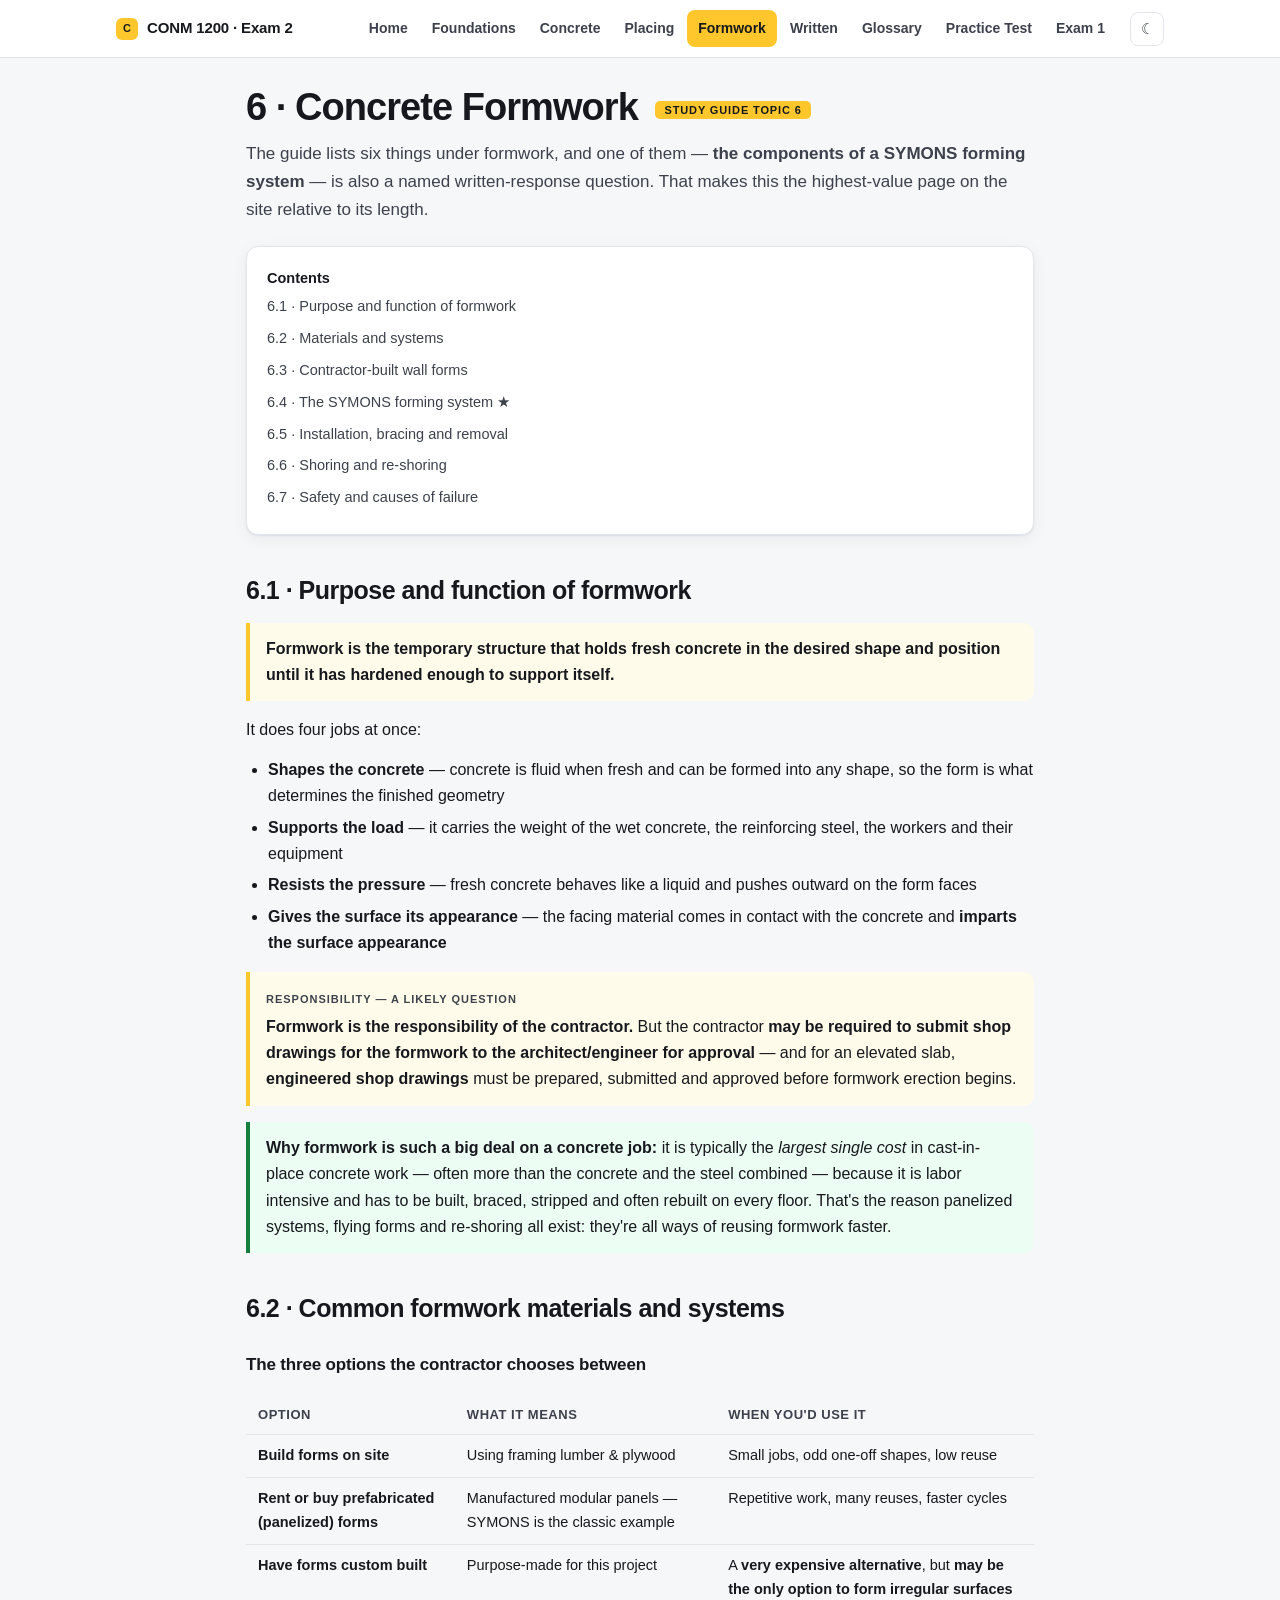
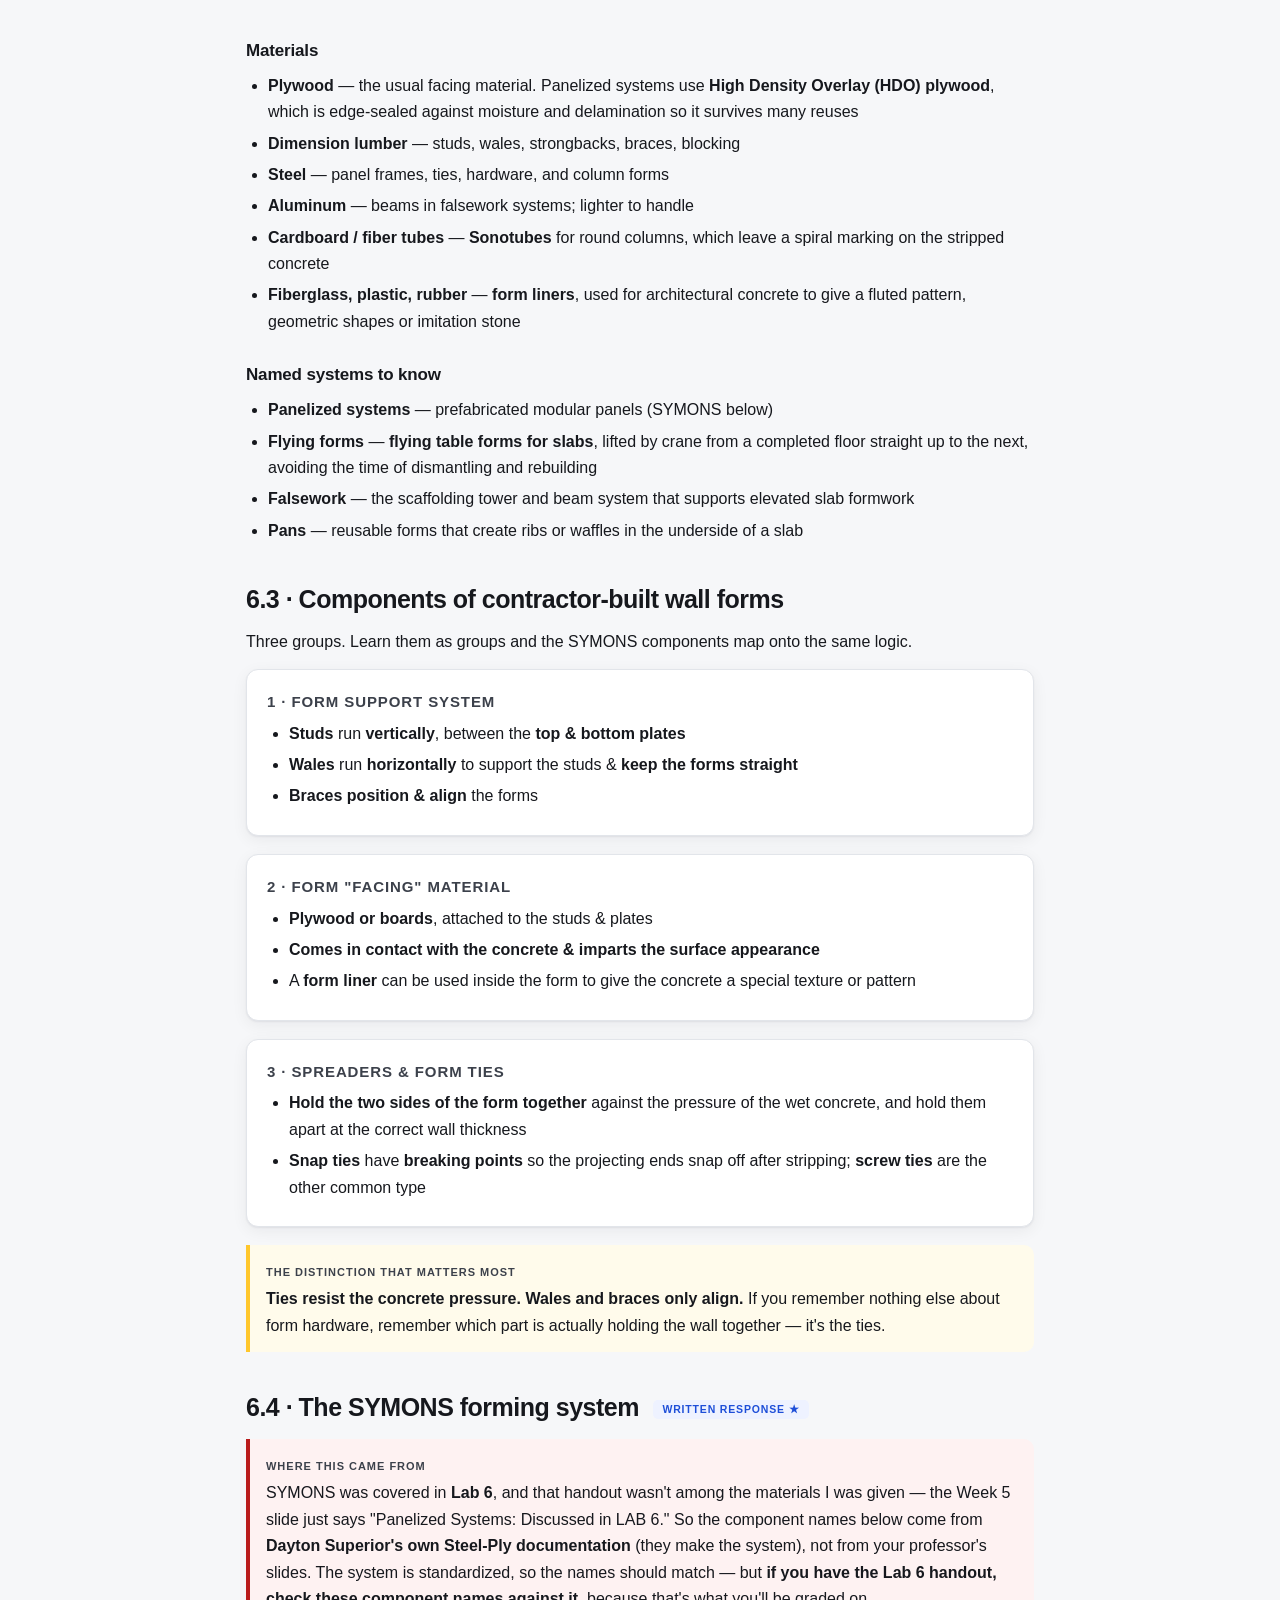
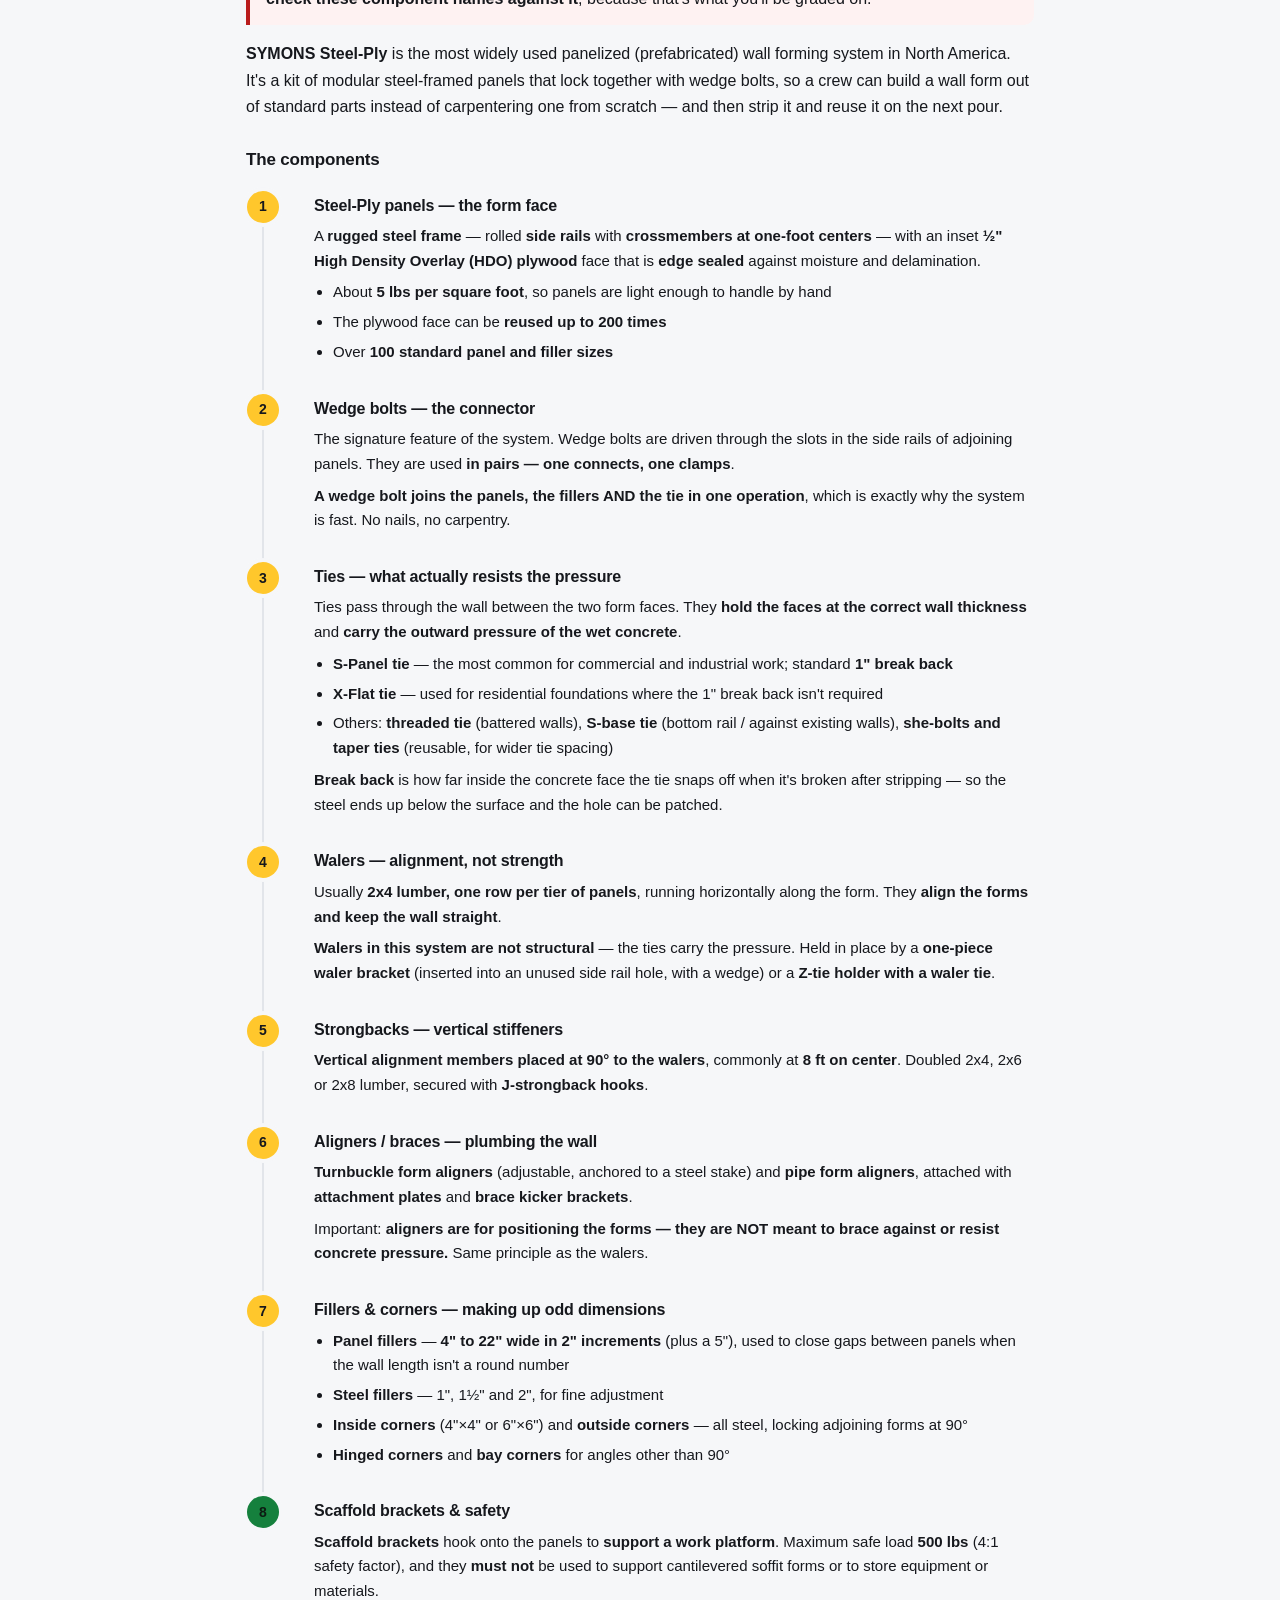
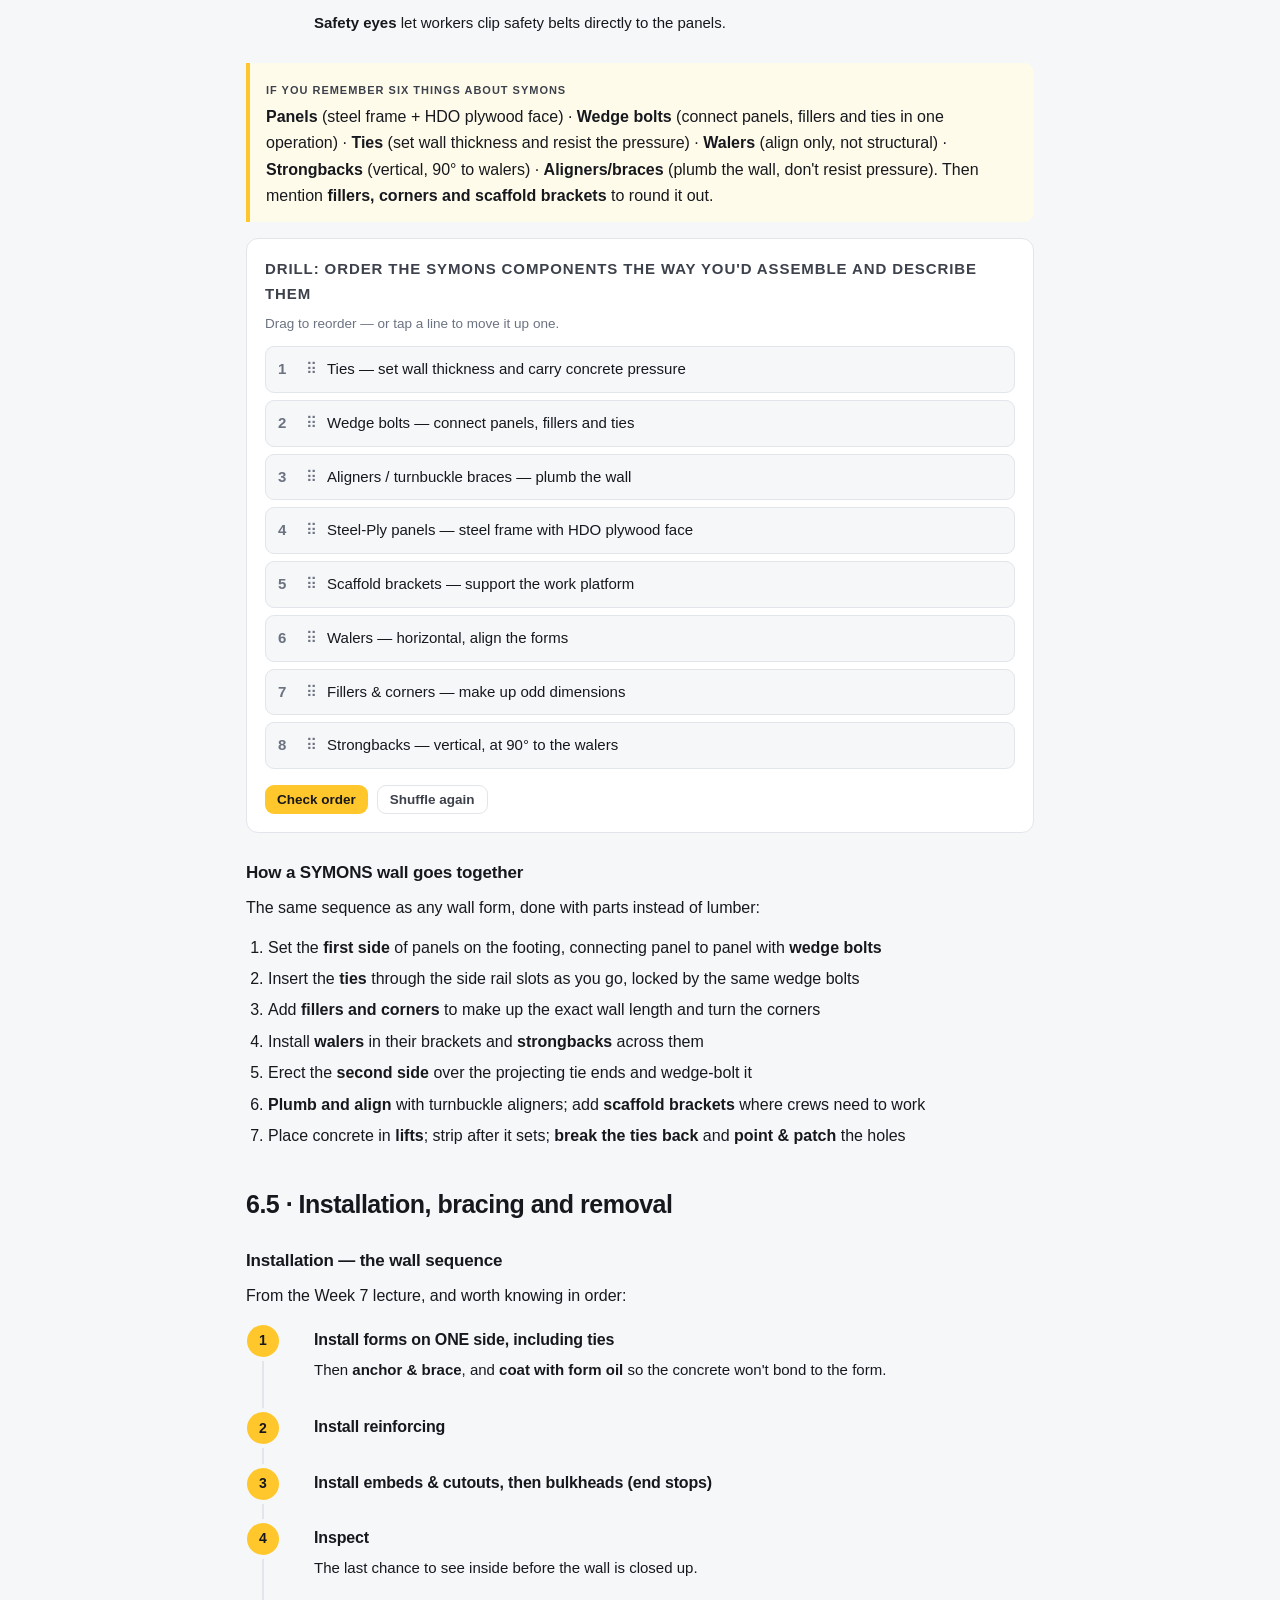
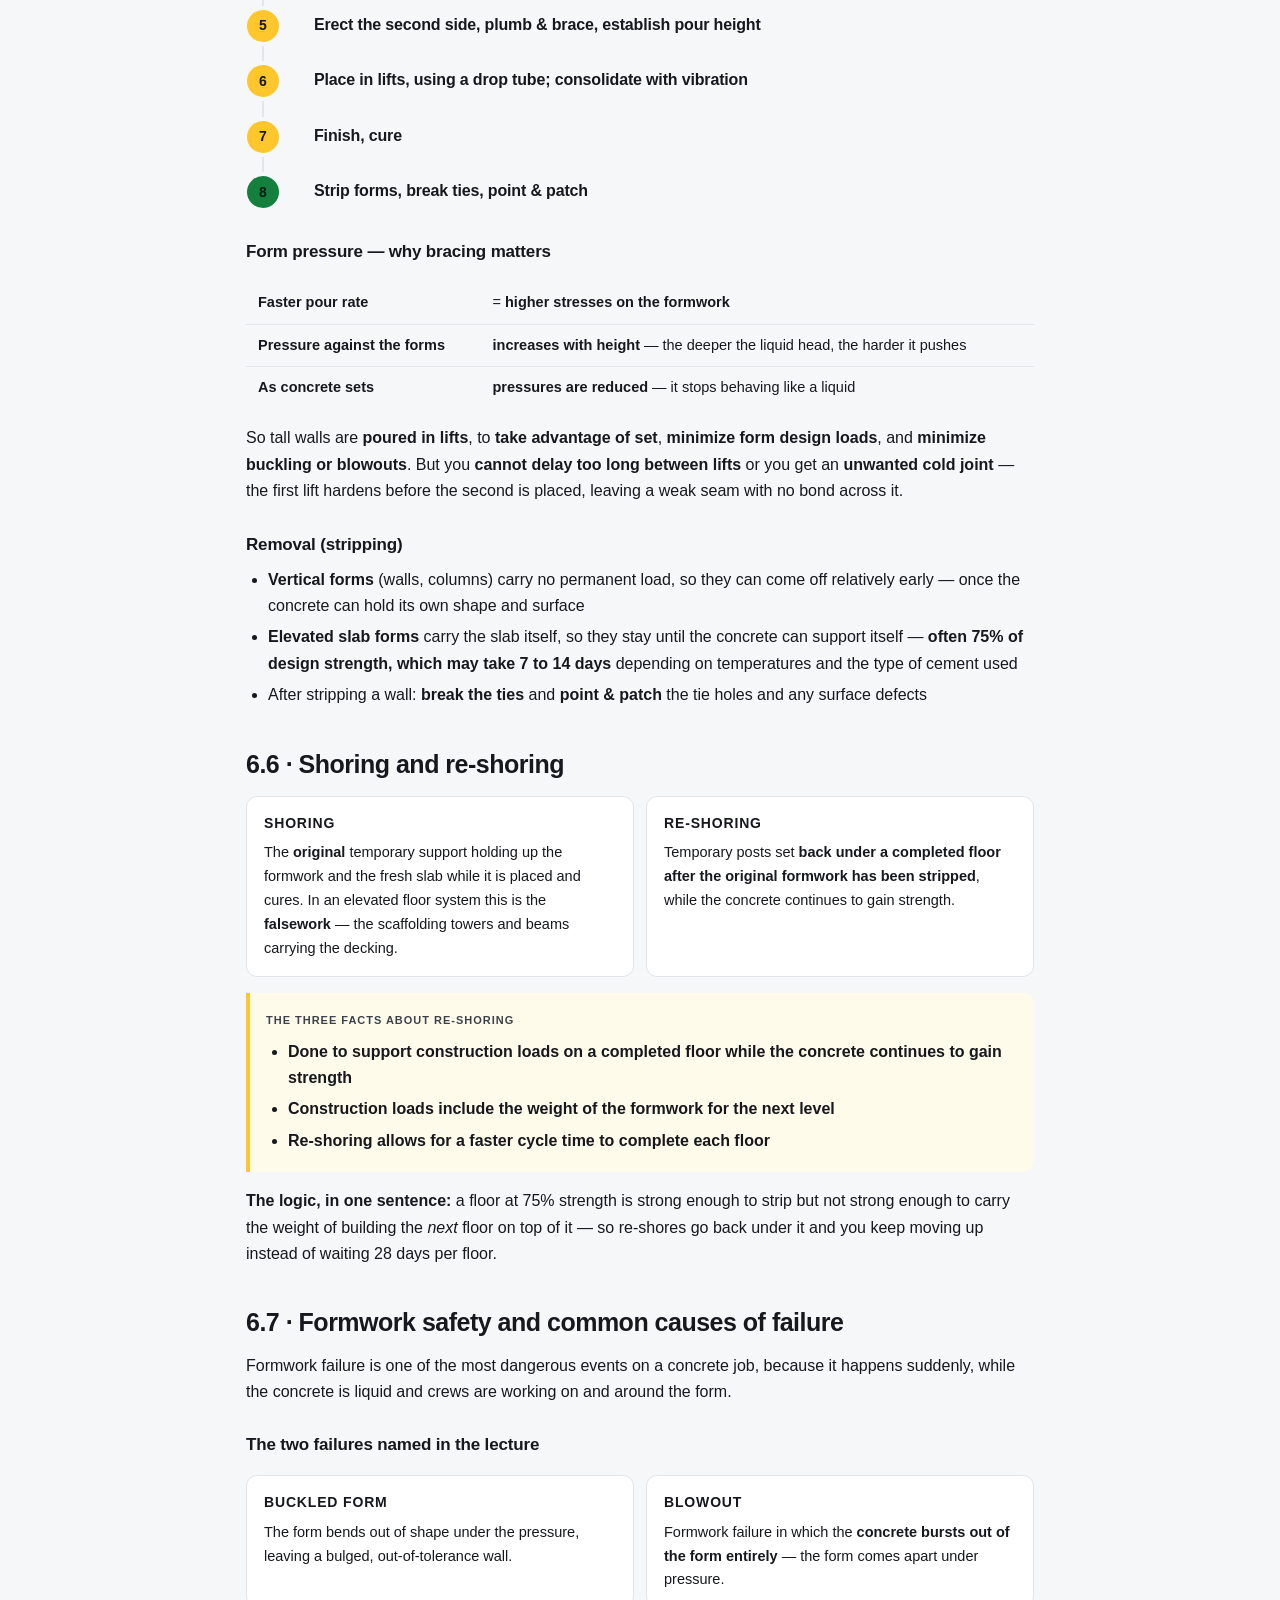
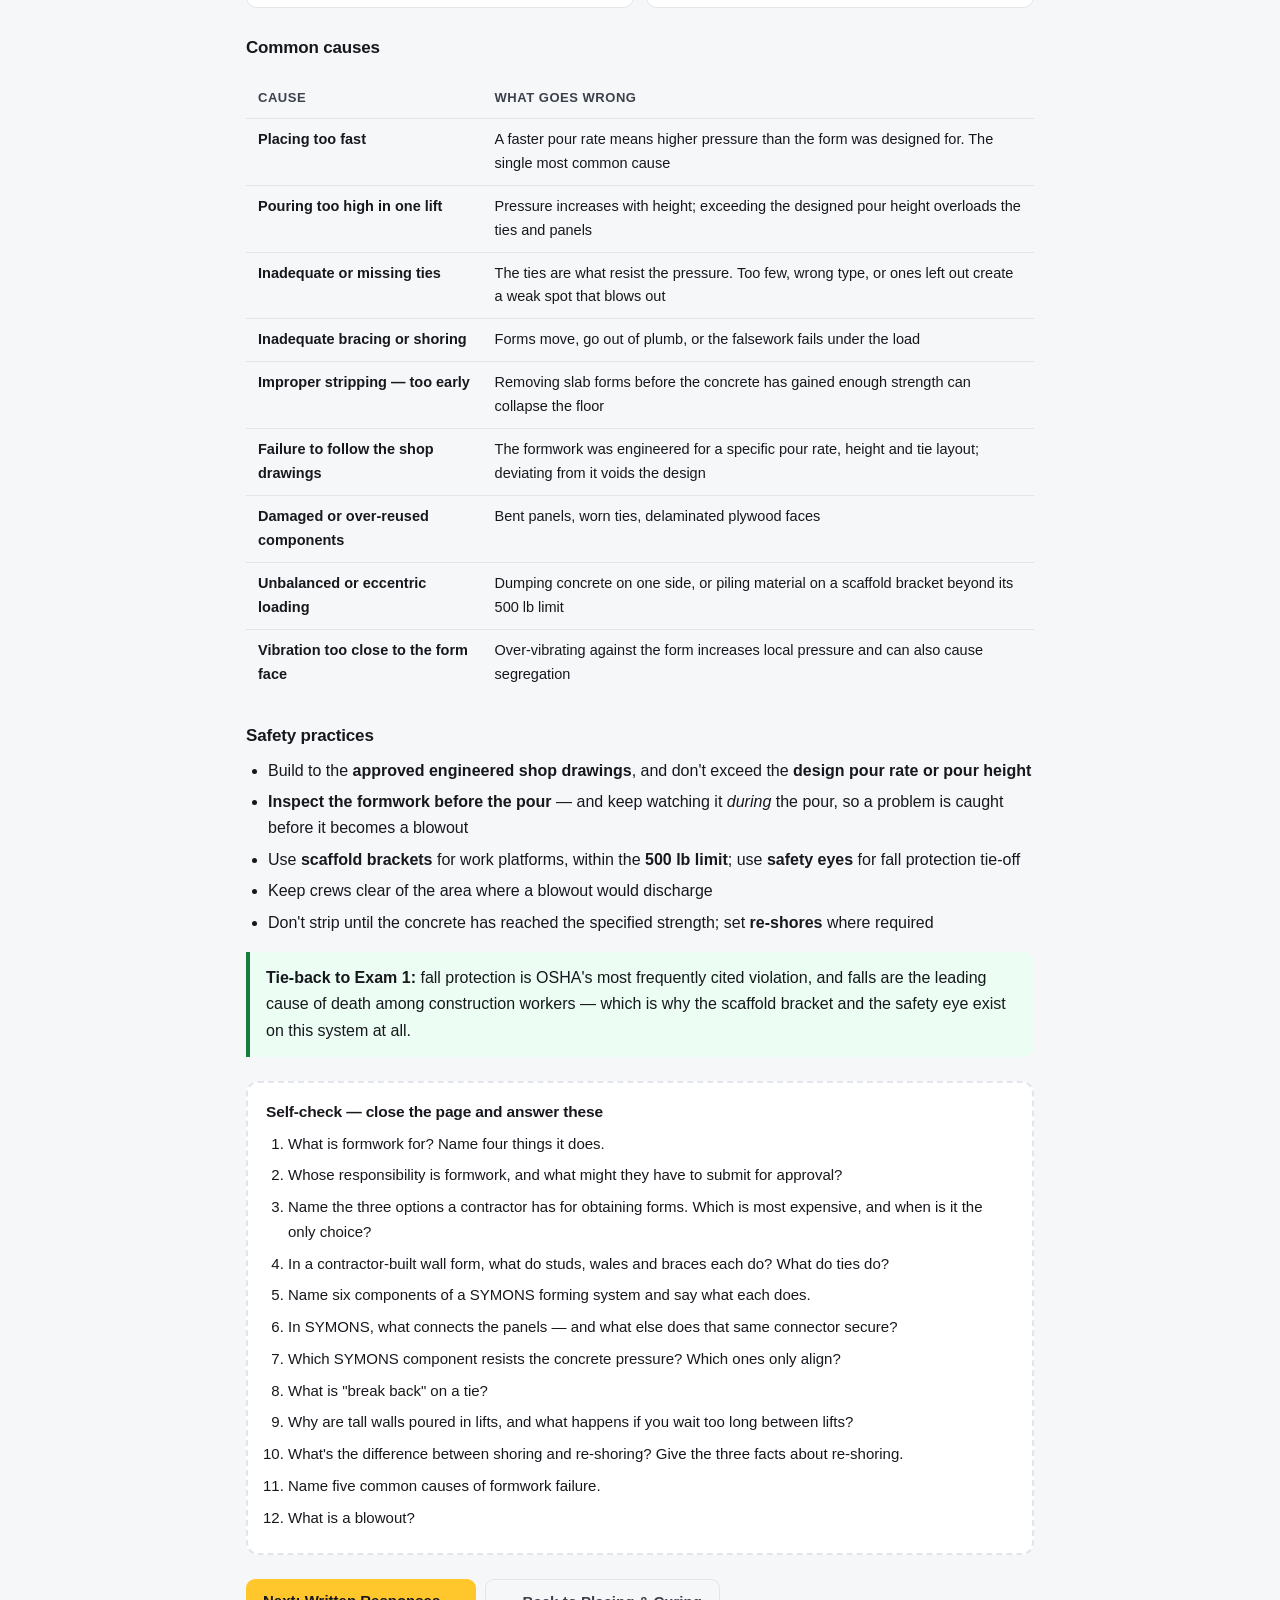
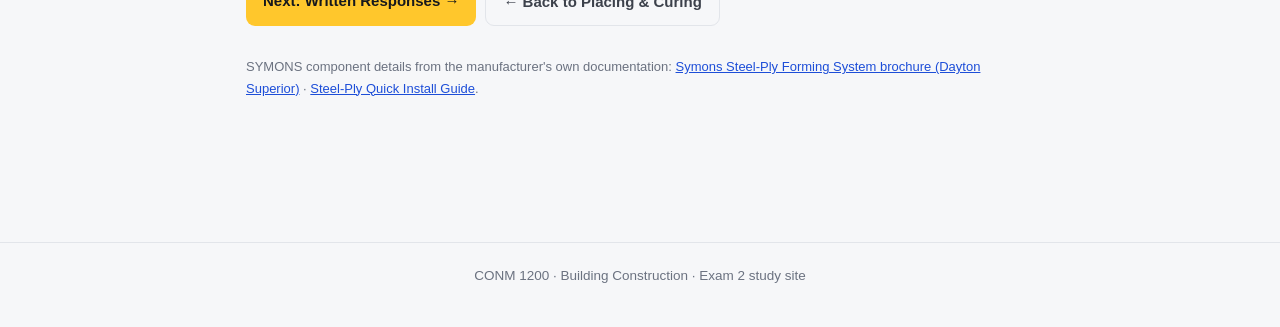
<file: formwork.html>
<!DOCTYPE html>
<html lang="en">
<head>
<meta charset="utf-8">
<meta name="viewport" content="width=device-width, initial-scale=1">
<title>Formwork — CONM 1200 Exam 2</title>
<meta name="description" content="Study guide topic 6: concrete formwork — purpose, materials and systems, the SYMONS Steel-Ply components, installation and bracing, shoring and re-shoring, and causes of failure.">
<link rel="stylesheet" href="style.css">
<link rel="icon" href="data:image/svg+xml,<svg xmlns='http://www.w3.org/2000/svg' viewBox='0 0 100 100'><text y='.9em' font-size='90'>🏗️</text></svg>">
</head>
<body>

<header class="topbar">
  <div class="topbar-inner">
    <a class="brand" href="index.html"><span class="dot">C</span> CONM 1200 · Exam 2</a>
    <nav class="main">
      <a href="index.html" data-short="Home">Home</a>
      <a href="foundations.html" data-short="Found.">Foundations</a>
      <a href="concrete.html" data-short="Concrete">Concrete</a>
      <a href="placing.html" data-short="Placing">Placing</a>
      <a href="formwork.html" data-short="Formwork">Formwork</a>
      <a href="written.html" data-short="Written">Written</a>
      <a href="glossary.html" data-short="Terms">Glossary</a>
      <a href="quiz.html" data-short="Test">Practice Test</a>
      <a href="review.html" data-short="Exam 1">Exam 1</a>
    </nav>
    <button class="theme-btn" title="Toggle light/dark">☾</button>
  </div>
</header>

<main class="wrap narrow">

  <h1>6 · Concrete Formwork <span class="badge wk">Study guide topic 6</span></h1>
  <p class="lede">The guide lists six things under formwork, and one of them — <strong>the components of a SYMONS forming system</strong> — is also a named written-response question. That makes this the highest-value page on the site relative to its length.</p>

  <div class="card toc">
    <strong>Contents</strong>
    <a href="#purpose">6.1 · Purpose and function of formwork</a>
    <a href="#materials">6.2 · Materials and systems</a>
    <a href="#builtup">6.3 · Contractor-built wall forms</a>
    <a href="#symons">6.4 · The SYMONS forming system ★</a>
    <a href="#install">6.5 · Installation, bracing and removal</a>
    <a href="#shoring">6.6 · Shoring and re-shoring</a>
    <a href="#failure">6.7 · Safety and causes of failure</a>
  </div>

  <!-- ===== 6.1 ===== -->
  <h2 id="purpose">6.1 · Purpose and function of formwork</h2>

  <div class="callout key">
    <p><strong>Formwork is the temporary structure that holds fresh concrete in the desired shape and position until it has hardened enough to support itself.</strong></p>
  </div>

  <p>It does four jobs at once:</p>
  <ul>
    <li><strong>Shapes the concrete</strong> — concrete is fluid when fresh and can be formed into any shape, so the form is what determines the finished geometry</li>
    <li><strong>Supports the load</strong> — it carries the weight of the wet concrete, the reinforcing steel, the workers and their equipment</li>
    <li><strong>Resists the pressure</strong> — fresh concrete behaves like a liquid and pushes outward on the form faces</li>
    <li><strong>Gives the surface its appearance</strong> — the facing material comes in contact with the concrete and <strong>imparts the surface appearance</strong></li>
  </ul>

  <div class="callout key">
    <span class="tag">Responsibility — a likely question</span>
    <p><strong>Formwork is the responsibility of the contractor.</strong> But the contractor <strong>may be required to submit shop drawings for the formwork to the architect/engineer for approval</strong> — and for an elevated slab, <strong>engineered shop drawings</strong> must be prepared, submitted and approved before formwork erection begins.</p>
  </div>

  <div class="callout tip">
    <p><strong>Why formwork is such a big deal on a concrete job:</strong> it is typically the <em>largest single cost</em> in cast-in-place concrete work — often more than the concrete and the steel combined — because it is labor intensive and has to be built, braced, stripped and often rebuilt on every floor. That's the reason panelized systems, flying forms and re-shoring all exist: they're all ways of reusing formwork faster.</p>
  </div>

  <!-- ===== 6.2 ===== -->
  <h2 id="materials">6.2 · Common formwork materials and systems</h2>

  <h3>The three options the contractor chooses between</h3>
  <div class="tablewrap">
    <table>
      <thead><tr><th>Option</th><th>What it means</th><th>When you'd use it</th></tr></thead>
      <tbody>
        <tr><td><strong>Build forms on site</strong></td><td>Using framing lumber &amp; plywood</td><td>Small jobs, odd one-off shapes, low reuse</td></tr>
        <tr><td><strong>Rent or buy prefabricated (panelized) forms</strong></td><td>Manufactured modular panels — SYMONS is the classic example</td><td>Repetitive work, many reuses, faster cycles</td></tr>
        <tr><td><strong>Have forms custom built</strong></td><td>Purpose-made for this project</td><td>A <strong>very expensive alternative</strong>, but <strong>may be the only option to form irregular surfaces</strong></td></tr>
      </tbody>
    </table>
  </div>

  <h3>Materials</h3>
  <ul>
    <li><strong>Plywood</strong> — the usual facing material. Panelized systems use <strong>High Density Overlay (HDO) plywood</strong>, which is edge-sealed against moisture and delamination so it survives many reuses</li>
    <li><strong>Dimension lumber</strong> — studs, wales, strongbacks, braces, blocking</li>
    <li><strong>Steel</strong> — panel frames, ties, hardware, and column forms</li>
    <li><strong>Aluminum</strong> — beams in falsework systems; lighter to handle</li>
    <li><strong>Cardboard / fiber tubes</strong> — <strong>Sonotubes</strong> for round columns, which leave a spiral marking on the stripped concrete</li>
    <li><strong>Fiberglass, plastic, rubber</strong> — <strong>form liners</strong>, used for architectural concrete to give a fluted pattern, geometric shapes or imitation stone</li>
  </ul>

  <h3>Named systems to know</h3>
  <ul>
    <li><strong>Panelized systems</strong> — prefabricated modular panels (SYMONS below)</li>
    <li><strong>Flying forms</strong> — <strong>flying table forms for slabs</strong>, lifted by crane from a completed floor straight up to the next, avoiding the time of dismantling and rebuilding</li>
    <li><strong>Falsework</strong> — the scaffolding tower and beam system that supports elevated slab formwork</li>
    <li><strong>Pans</strong> — reusable forms that create ribs or waffles in the underside of a slab</li>
  </ul>

  <!-- ===== 6.3 ===== -->
  <h2 id="builtup">6.3 · Components of contractor-built wall forms</h2>
  <p>Three groups. Learn them as groups and the SYMONS components map onto the same logic.</p>

  <div class="card">
    <h4>1 · Form support system</h4>
    <ul>
      <li><strong>Studs</strong> run <strong>vertically</strong>, between the <strong>top &amp; bottom plates</strong></li>
      <li><strong>Wales</strong> run <strong>horizontally</strong> to support the studs &amp; <strong>keep the forms straight</strong></li>
      <li><strong>Braces</strong> <strong>position &amp; align</strong> the forms</li>
    </ul>
  </div>

  <div class="card">
    <h4>2 · Form "facing" material</h4>
    <ul>
      <li><strong>Plywood or boards</strong>, attached to the studs &amp; plates</li>
      <li><strong>Comes in contact with the concrete &amp; imparts the surface appearance</strong></li>
      <li>A <strong>form liner</strong> can be used inside the form to give the concrete a special texture or pattern</li>
    </ul>
  </div>

  <div class="card">
    <h4>3 · Spreaders &amp; form ties</h4>
    <ul>
      <li><strong>Hold the two sides of the form together</strong> against the pressure of the wet concrete, and hold them apart at the correct wall thickness</li>
      <li><strong>Snap ties</strong> have <strong>breaking points</strong> so the projecting ends snap off after stripping; <strong>screw ties</strong> are the other common type</li>
    </ul>
  </div>

  <div class="callout key">
    <span class="tag">The distinction that matters most</span>
    <p><strong>Ties resist the concrete pressure. Wales and braces only align.</strong> If you remember nothing else about form hardware, remember which part is actually holding the wall together — it's the ties.</p>
  </div>

  <!-- ===== 6.4 ===== -->
  <h2 id="symons">6.4 · The SYMONS forming system <span class="badge">Written response ★</span></h2>

  <div class="callout trap">
    <span class="tag">Where this came from</span>
    <p>SYMONS was covered in <strong>Lab 6</strong>, and that handout wasn't among the materials I was given — the Week 5 slide just says "Panelized Systems: Discussed in LAB 6." So the component names below come from <strong>Dayton Superior's own Steel-Ply documentation</strong> (they make the system), not from your professor's slides. The system is standardized, so the names should match — but <strong>if you have the Lab 6 handout, check these component names against it</strong>, because that's what you'll be graded on.</p>
  </div>

  <p><strong>SYMONS Steel-Ply</strong> is the most widely used panelized (prefabricated) wall forming system in North America. It's a kit of modular steel-framed panels that lock together with wedge bolts, so a crew can build a wall form out of standard parts instead of carpentering one from scratch — and then strip it and reuse it on the next pour.</p>

  <h3>The components</h3>

  <div class="steps">
    <div class="step">
      <h4>Steel-Ply panels — the form face</h4>
      <p>A <strong>rugged steel frame</strong> — rolled <strong>side rails</strong> with <strong>crossmembers at one-foot centers</strong> — with an inset <strong>½" High Density Overlay (HDO) plywood</strong> face that is <strong>edge sealed</strong> against moisture and delamination.</p>
      <ul>
        <li>About <strong>5 lbs per square foot</strong>, so panels are light enough to handle by hand</li>
        <li>The plywood face can be <strong>reused up to 200 times</strong></li>
        <li>Over <strong>100 standard panel and filler sizes</strong></li>
      </ul>
    </div>

    <div class="step">
      <h4>Wedge bolts — the connector</h4>
      <p>The signature feature of the system. Wedge bolts are driven through the slots in the side rails of adjoining panels. They are used <strong>in pairs — one connects, one clamps</strong>.</p>
      <p><strong>A wedge bolt joins the panels, the fillers AND the tie in one operation</strong>, which is exactly why the system is fast. No nails, no carpentry.</p>
    </div>

    <div class="step">
      <h4>Ties — what actually resists the pressure</h4>
      <p>Ties pass through the wall between the two form faces. They <strong>hold the faces at the correct wall thickness</strong> and <strong>carry the outward pressure of the wet concrete</strong>.</p>
      <ul>
        <li><strong>S-Panel tie</strong> — the most common for commercial and industrial work; standard <strong>1" break back</strong></li>
        <li><strong>X-Flat tie</strong> — used for residential foundations where the 1" break back isn't required</li>
        <li>Others: <strong>threaded tie</strong> (battered walls), <strong>S-base tie</strong> (bottom rail / against existing walls), <strong>she-bolts and taper ties</strong> (reusable, for wider tie spacing)</li>
      </ul>
      <p><strong>Break back</strong> is how far inside the concrete face the tie snaps off when it's broken after stripping — so the steel ends up below the surface and the hole can be patched.</p>
    </div>

    <div class="step">
      <h4>Walers — alignment, not strength</h4>
      <p>Usually <strong>2x4 lumber, one row per tier of panels</strong>, running horizontally along the form. They <strong>align the forms and keep the wall straight</strong>.</p>
      <p><strong>Walers in this system are not structural</strong> — the ties carry the pressure. Held in place by a <strong>one-piece waler bracket</strong> (inserted into an unused side rail hole, with a wedge) or a <strong>Z-tie holder with a waler tie</strong>.</p>
    </div>

    <div class="step">
      <h4>Strongbacks — vertical stiffeners</h4>
      <p><strong>Vertical alignment members placed at 90° to the walers</strong>, commonly at <strong>8 ft on center</strong>. Doubled 2x4, 2x6 or 2x8 lumber, secured with <strong>J-strongback hooks</strong>.</p>
    </div>

    <div class="step">
      <h4>Aligners / braces — plumbing the wall</h4>
      <p><strong>Turnbuckle form aligners</strong> (adjustable, anchored to a steel stake) and <strong>pipe form aligners</strong>, attached with <strong>attachment plates</strong> and <strong>brace kicker brackets</strong>.</p>
      <p>Important: <strong>aligners are for positioning the forms — they are NOT meant to brace against or resist concrete pressure.</strong> Same principle as the walers.</p>
    </div>

    <div class="step">
      <h4>Fillers &amp; corners — making up odd dimensions</h4>
      <ul>
        <li><strong>Panel fillers</strong> — <strong>4" to 22" wide in 2" increments</strong> (plus a 5"), used to close gaps between panels when the wall length isn't a round number</li>
        <li><strong>Steel fillers</strong> — 1", 1½" and 2", for fine adjustment</li>
        <li><strong>Inside corners</strong> (4"×4" or 6"×6") and <strong>outside corners</strong> — all steel, locking adjoining forms at 90°</li>
        <li><strong>Hinged corners</strong> and <strong>bay corners</strong> for angles other than 90°</li>
      </ul>
    </div>

    <div class="step">
      <h4>Scaffold brackets &amp; safety</h4>
      <p><strong>Scaffold brackets</strong> hook onto the panels to <strong>support a work platform</strong>. Maximum safe load <strong>500 lbs</strong> (4:1 safety factor), and they <strong>must not</strong> be used to support cantilevered soffit forms or to store equipment or materials.</p>
      <p><strong>Safety eyes</strong> let workers clip safety belts directly to the panels.</p>
    </div>
  </div>

  <div class="callout key">
    <span class="tag">If you remember six things about SYMONS</span>
    <p><strong>Panels</strong> (steel frame + HDO plywood face) · <strong>Wedge bolts</strong> (connect panels, fillers and ties in one operation) · <strong>Ties</strong> (set wall thickness and resist the pressure) · <strong>Walers</strong> (align only, not structural) · <strong>Strongbacks</strong> (vertical, 90° to walers) · <strong>Aligners/braces</strong> (plumb the wall, don't resist pressure). Then mention <strong>fillers, corners and scaffold brackets</strong> to round it out.</p>
  </div>

  <div class="drill" data-steps='["Steel-Ply panels — steel frame with HDO plywood face","Wedge bolts — connect panels, fillers and ties","Ties — set wall thickness and carry concrete pressure","Walers — horizontal, align the forms","Strongbacks — vertical, at 90° to the walers","Aligners / turnbuckle braces — plumb the wall","Fillers &amp; corners — make up odd dimensions","Scaffold brackets — support the work platform"]'>
    <h4 style="margin-top:0">Drill: order the SYMONS components the way you'd assemble and describe them</h4>
  </div>

  <h3>How a SYMONS wall goes together</h3>
  <p>The same sequence as any wall form, done with parts instead of lumber:</p>
  <ol>
    <li>Set the <strong>first side</strong> of panels on the footing, connecting panel to panel with <strong>wedge bolts</strong></li>
    <li>Insert the <strong>ties</strong> through the side rail slots as you go, locked by the same wedge bolts</li>
    <li>Add <strong>fillers and corners</strong> to make up the exact wall length and turn the corners</li>
    <li>Install <strong>walers</strong> in their brackets and <strong>strongbacks</strong> across them</li>
    <li>Erect the <strong>second side</strong> over the projecting tie ends and wedge-bolt it</li>
    <li><strong>Plumb and align</strong> with turnbuckle aligners; add <strong>scaffold brackets</strong> where crews need to work</li>
    <li>Place concrete in <strong>lifts</strong>; strip after it sets; <strong>break the ties back</strong> and <strong>point &amp; patch</strong> the holes</li>
  </ol>

  <!-- ===== 6.5 ===== -->
  <h2 id="install">6.5 · Installation, bracing and removal</h2>

  <h3>Installation — the wall sequence</h3>
  <p>From the Week 7 lecture, and worth knowing in order:</p>
  <div class="steps">
    <div class="step"><h4>Install forms on ONE side, including ties</h4><p>Then <strong>anchor &amp; brace</strong>, and <strong>coat with form oil</strong> so the concrete won't bond to the form.</p></div>
    <div class="step"><h4>Install reinforcing</h4></div>
    <div class="step"><h4>Install embeds &amp; cutouts, then bulkheads (end stops)</h4></div>
    <div class="step"><h4>Inspect</h4><p>The last chance to see inside before the wall is closed up.</p></div>
    <div class="step"><h4>Erect the second side, plumb &amp; brace, establish pour height</h4></div>
    <div class="step"><h4>Place in lifts, using a drop tube; consolidate with vibration</h4></div>
    <div class="step"><h4>Finish, cure</h4></div>
    <div class="step"><h4>Strip forms, break ties, point &amp; patch</h4></div>
  </div>

  <h3>Form pressure — why bracing matters</h3>
  <div class="tablewrap">
    <table>
      <tbody>
        <tr><td><strong>Faster pour rate</strong></td><td>= <strong>higher stresses on the formwork</strong></td></tr>
        <tr><td><strong>Pressure against the forms</strong></td><td><strong>increases with height</strong> — the deeper the liquid head, the harder it pushes</td></tr>
        <tr><td><strong>As concrete sets</strong></td><td><strong>pressures are reduced</strong> — it stops behaving like a liquid</td></tr>
      </tbody>
    </table>
  </div>
  <p>So tall walls are <strong>poured in lifts</strong>, to <strong>take advantage of set</strong>, <strong>minimize form design loads</strong>, and <strong>minimize buckling or blowouts</strong>. But you <strong>cannot delay too long between lifts</strong> or you get an <strong>unwanted cold joint</strong> — the first lift hardens before the second is placed, leaving a weak seam with no bond across it.</p>

  <h3>Removal (stripping)</h3>
  <ul>
    <li><strong>Vertical forms</strong> (walls, columns) carry no permanent load, so they can come off relatively early — once the concrete can hold its own shape and surface</li>
    <li><strong>Elevated slab forms</strong> carry the slab itself, so they stay until the concrete can support itself — <strong>often 75% of design strength, which may take 7 to 14 days</strong> depending on temperatures and the type of cement used</li>
    <li>After stripping a wall: <strong>break the ties</strong> and <strong>point &amp; patch</strong> the tie holes and any surface defects</li>
  </ul>

  <!-- ===== 6.6 ===== -->
  <h2 id="shoring">6.6 · Shoring and re-shoring</h2>

  <div class="vs two">
    <div>
      <h4>Shoring</h4>
      <p style="font-size:14.5px;margin:0">The <strong>original</strong> temporary support holding up the formwork and the fresh slab while it is placed and cures. In an elevated floor system this is the <strong>falsework</strong> — the scaffolding towers and beams carrying the decking.</p>
    </div>
    <div>
      <h4>Re-shoring</h4>
      <p style="font-size:14.5px;margin:0">Temporary posts set <strong>back under a completed floor after the original formwork has been stripped</strong>, while the concrete continues to gain strength.</p>
    </div>
  </div>

  <div class="callout key">
    <span class="tag">The three facts about re-shoring</span>
    <ul style="margin-bottom:0">
      <li><strong>Done to support construction loads on a completed floor while the concrete continues to gain strength</strong></li>
      <li><strong>Construction loads include the weight of the formwork for the next level</strong></li>
      <li><strong>Re-shoring allows for a faster cycle time to complete each floor</strong></li>
    </ul>
  </div>

  <p><strong>The logic, in one sentence:</strong> a floor at 75% strength is strong enough to strip but not strong enough to carry the weight of building the <em>next</em> floor on top of it — so re-shores go back under it and you keep moving up instead of waiting 28 days per floor.</p>

  <!-- ===== 6.7 ===== -->
  <h2 id="failure">6.7 · Formwork safety and common causes of failure</h2>

  <p>Formwork failure is one of the most dangerous events on a concrete job, because it happens suddenly, while the concrete is liquid and crews are working on and around the form.</p>

  <h3>The two failures named in the lecture</h3>
  <div class="vs two">
    <div>
      <h4>Buckled form</h4>
      <p style="font-size:14.5px;margin:0">The form bends out of shape under the pressure, leaving a bulged, out-of-tolerance wall.</p>
    </div>
    <div>
      <h4>Blowout</h4>
      <p style="font-size:14.5px;margin:0">Formwork failure in which the <strong>concrete bursts out of the form entirely</strong> — the form comes apart under pressure.</p>
    </div>
  </div>

  <h3>Common causes</h3>
  <div class="tablewrap">
    <table>
      <thead><tr><th>Cause</th><th>What goes wrong</th></tr></thead>
      <tbody>
        <tr><td><strong>Placing too fast</strong></td><td>A faster pour rate means higher pressure than the form was designed for. The single most common cause</td></tr>
        <tr><td><strong>Pouring too high in one lift</strong></td><td>Pressure increases with height; exceeding the designed pour height overloads the ties and panels</td></tr>
        <tr><td><strong>Inadequate or missing ties</strong></td><td>The ties are what resist the pressure. Too few, wrong type, or ones left out create a weak spot that blows out</td></tr>
        <tr><td><strong>Inadequate bracing or shoring</strong></td><td>Forms move, go out of plumb, or the falsework fails under the load</td></tr>
        <tr><td><strong>Improper stripping — too early</strong></td><td>Removing slab forms before the concrete has gained enough strength can collapse the floor</td></tr>
        <tr><td><strong>Failure to follow the shop drawings</strong></td><td>The formwork was engineered for a specific pour rate, height and tie layout; deviating from it voids the design</td></tr>
        <tr><td><strong>Damaged or over-reused components</strong></td><td>Bent panels, worn ties, delaminated plywood faces</td></tr>
        <tr><td><strong>Unbalanced or eccentric loading</strong></td><td>Dumping concrete on one side, or piling material on a scaffold bracket beyond its 500 lb limit</td></tr>
        <tr><td><strong>Vibration too close to the form face</strong></td><td>Over-vibrating against the form increases local pressure and can also cause segregation</td></tr>
      </tbody>
    </table>
  </div>

  <h3>Safety practices</h3>
  <ul>
    <li>Build to the <strong>approved engineered shop drawings</strong>, and don't exceed the <strong>design pour rate or pour height</strong></li>
    <li><strong>Inspect the formwork before the pour</strong> — and keep watching it <em>during</em> the pour, so a problem is caught before it becomes a blowout</li>
    <li>Use <strong>scaffold brackets</strong> for work platforms, within the <strong>500 lb limit</strong>; use <strong>safety eyes</strong> for fall protection tie-off</li>
    <li>Keep crews clear of the area where a blowout would discharge</li>
    <li>Don't strip until the concrete has reached the specified strength; set <strong>re-shores</strong> where required</li>
  </ul>

  <div class="callout tip">
    <p><strong>Tie-back to Exam 1:</strong> fall protection is OSHA's most frequently cited violation, and falls are the leading cause of death among construction workers — which is why the scaffold bracket and the safety eye exist on this system at all.</p>
  </div>

  <!-- ===== Self check ===== -->
  <div class="selfcheck">
    <h4>Self-check — close the page and answer these</h4>
    <ol>
      <li>What is formwork for? Name four things it does.</li>
      <li>Whose responsibility is formwork, and what might they have to submit for approval?</li>
      <li>Name the three options a contractor has for obtaining forms. Which is most expensive, and when is it the only choice?</li>
      <li>In a contractor-built wall form, what do studs, wales and braces each do? What do ties do?</li>
      <li>Name six components of a SYMONS forming system and say what each does.</li>
      <li>In SYMONS, what connects the panels — and what else does that same connector secure?</li>
      <li>Which SYMONS component resists the concrete pressure? Which ones only align?</li>
      <li>What is "break back" on a tie?</li>
      <li>Why are tall walls poured in lifts, and what happens if you wait too long between lifts?</li>
      <li>What's the difference between shoring and re-shoring? Give the three facts about re-shoring.</li>
      <li>Name five common causes of formwork failure.</li>
      <li>What is a blowout?</li>
    </ol>
  </div>

  <div class="btnrow">
    <a class="btn" href="written.html">Next: Written Responses →</a>
    <a class="btn ghost" href="placing.html">← Back to Placing &amp; Curing</a>
  </div>

  <p style="font-size:13px;color:var(--ink-3);margin-top:30px">SYMONS component details from the manufacturer's own documentation:
    <a href="https://www.edconline.com/wp-content/uploads/2019/04/symons-forming-steel-ply-brochure.pdf">Symons Steel-Ply Forming System brochure (Dayton Superior)</a> ·
    <a href="https://www.daytonsuperior.com/docs/default-source/application-guides/steel-ply-quick-install-guide.pdf">Steel-Ply Quick Install Guide</a>.</p>

</main>

<footer>CONM 1200 · Building Construction · Exam 2 study site</footer>

<script src="app.js"></script>
</body>
</html>
</file>
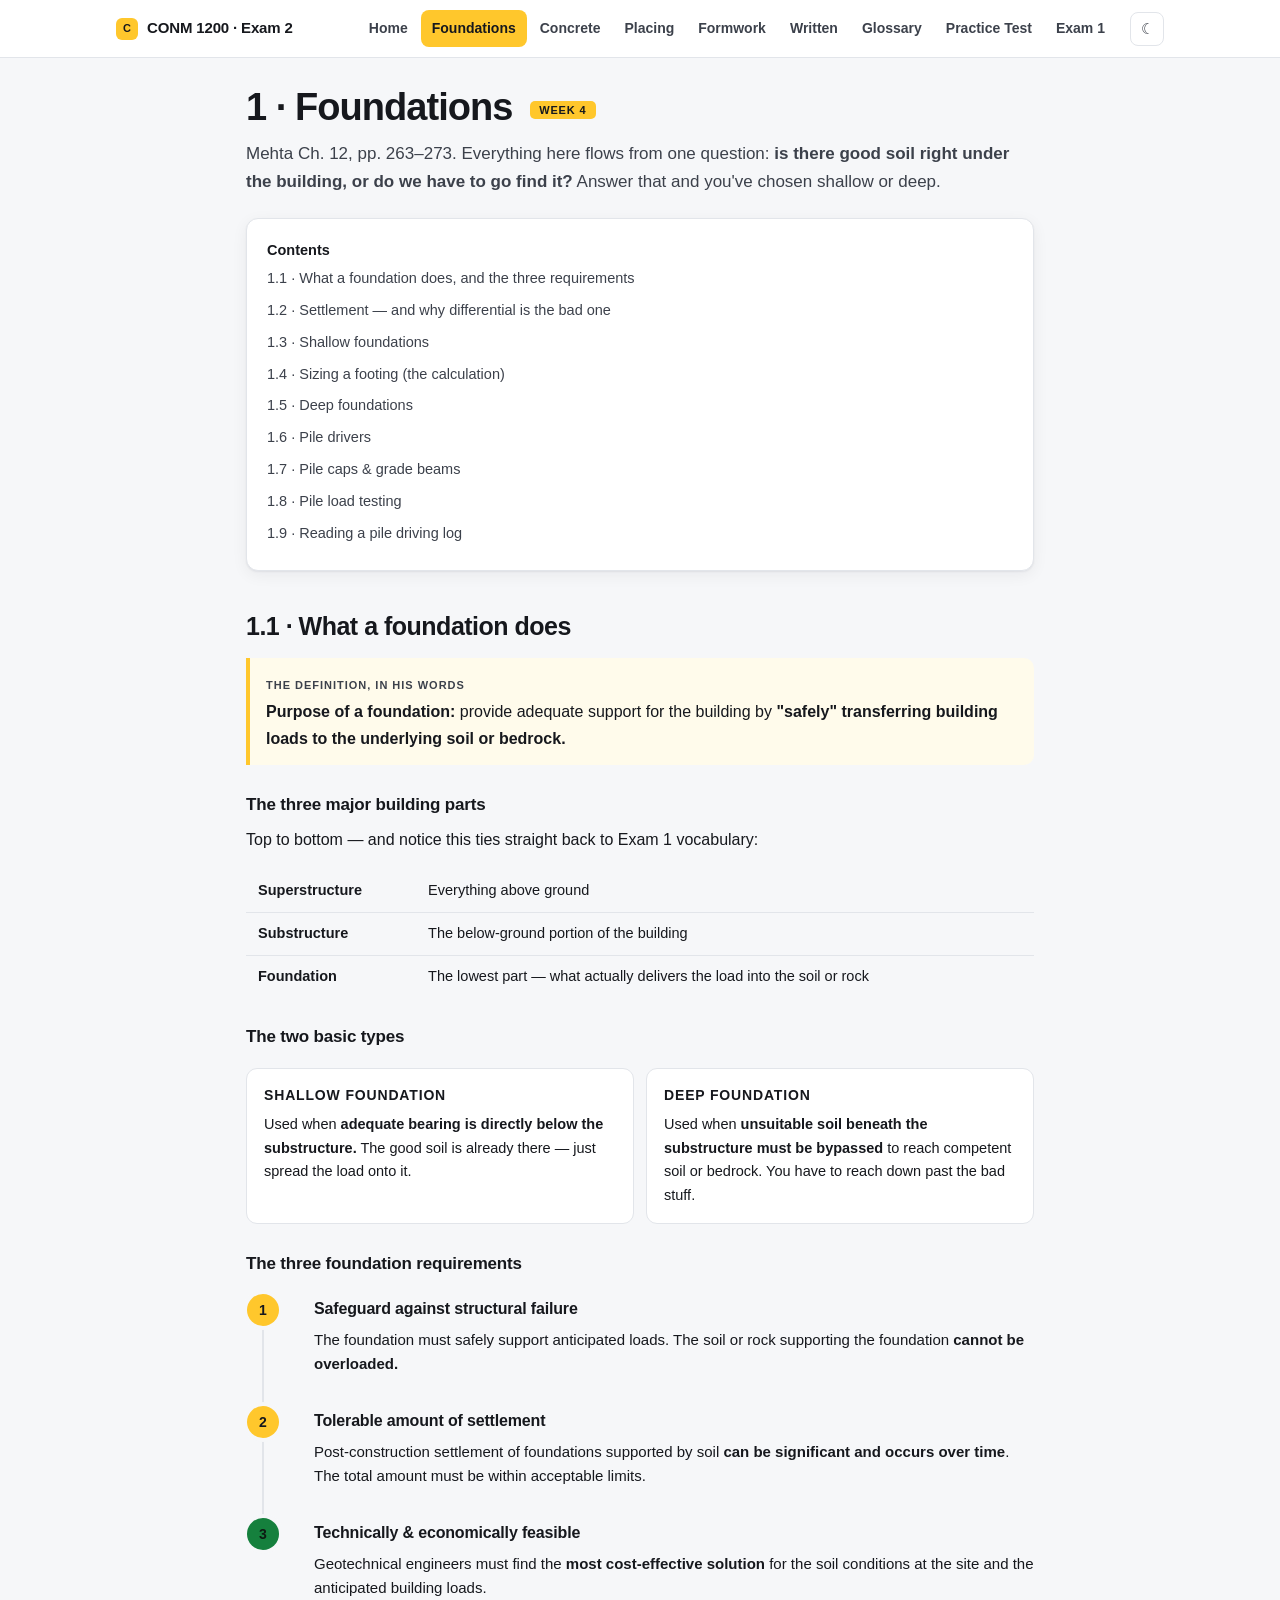
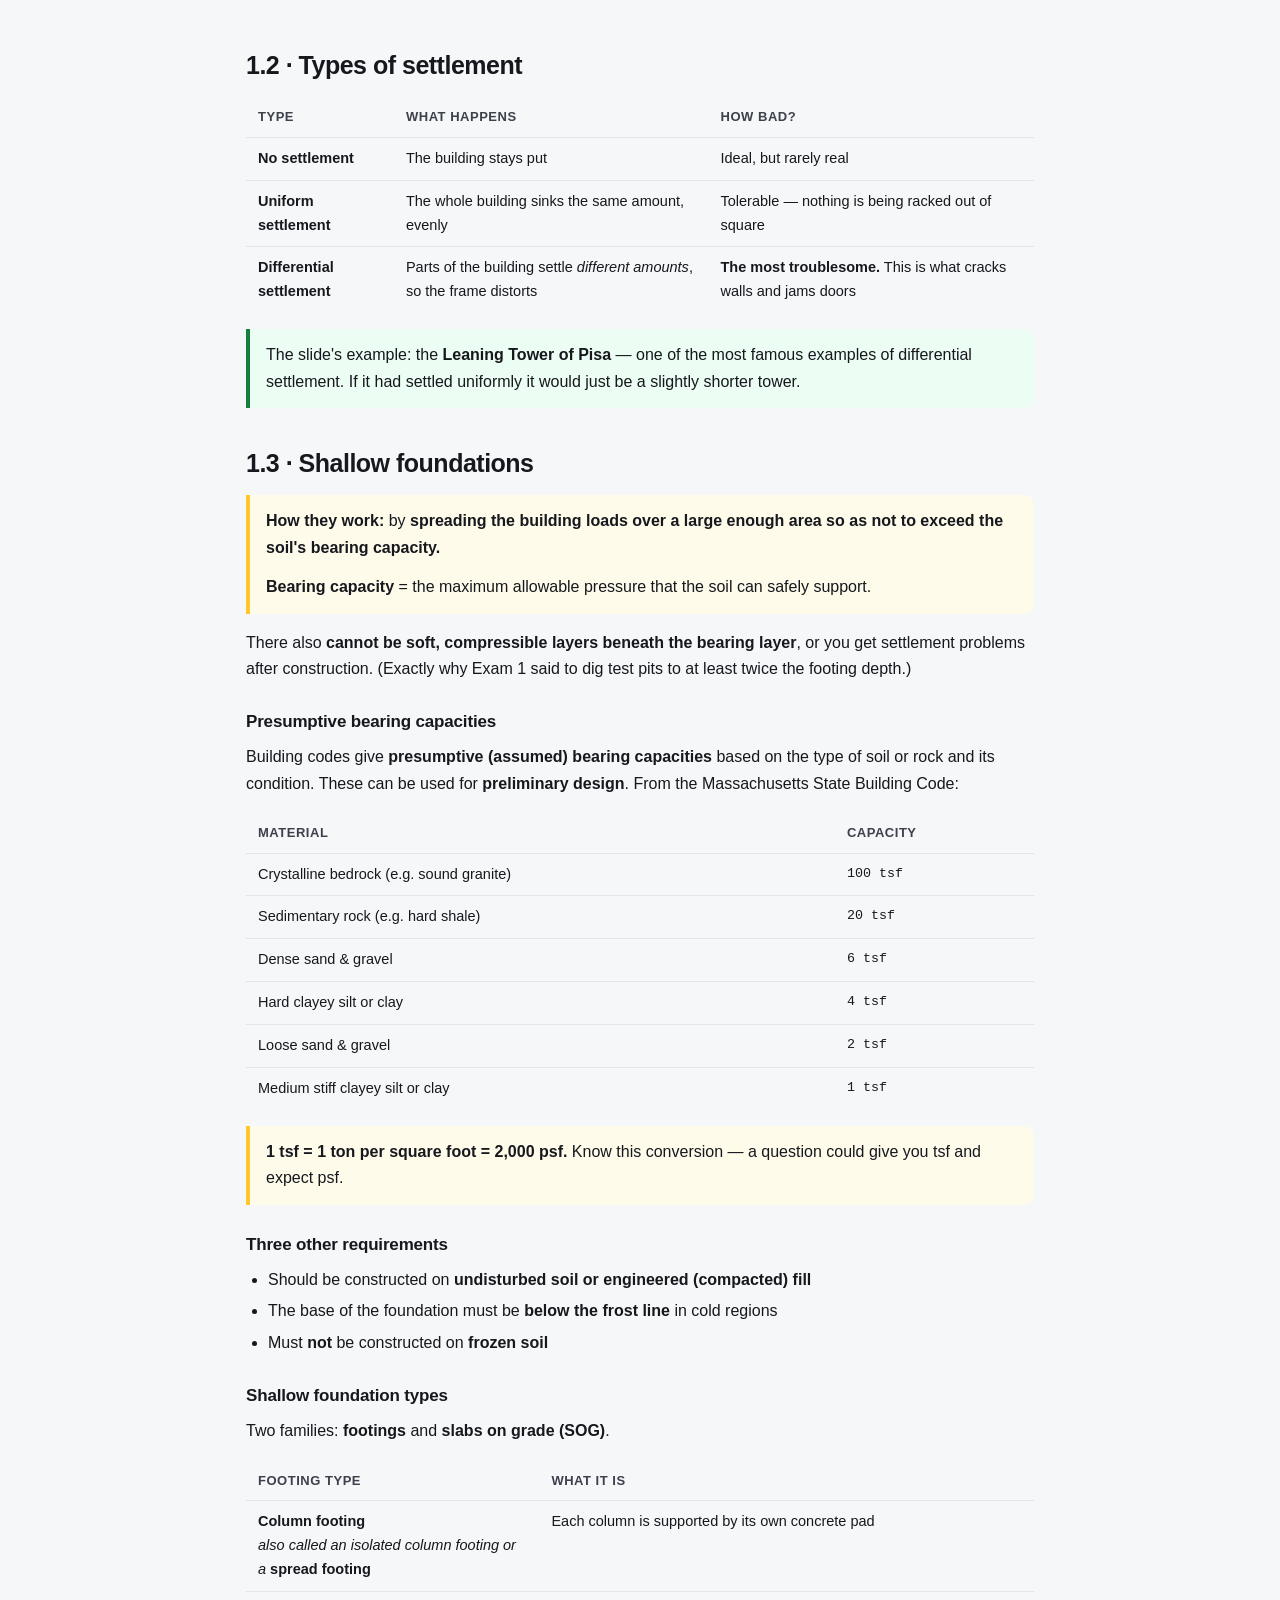
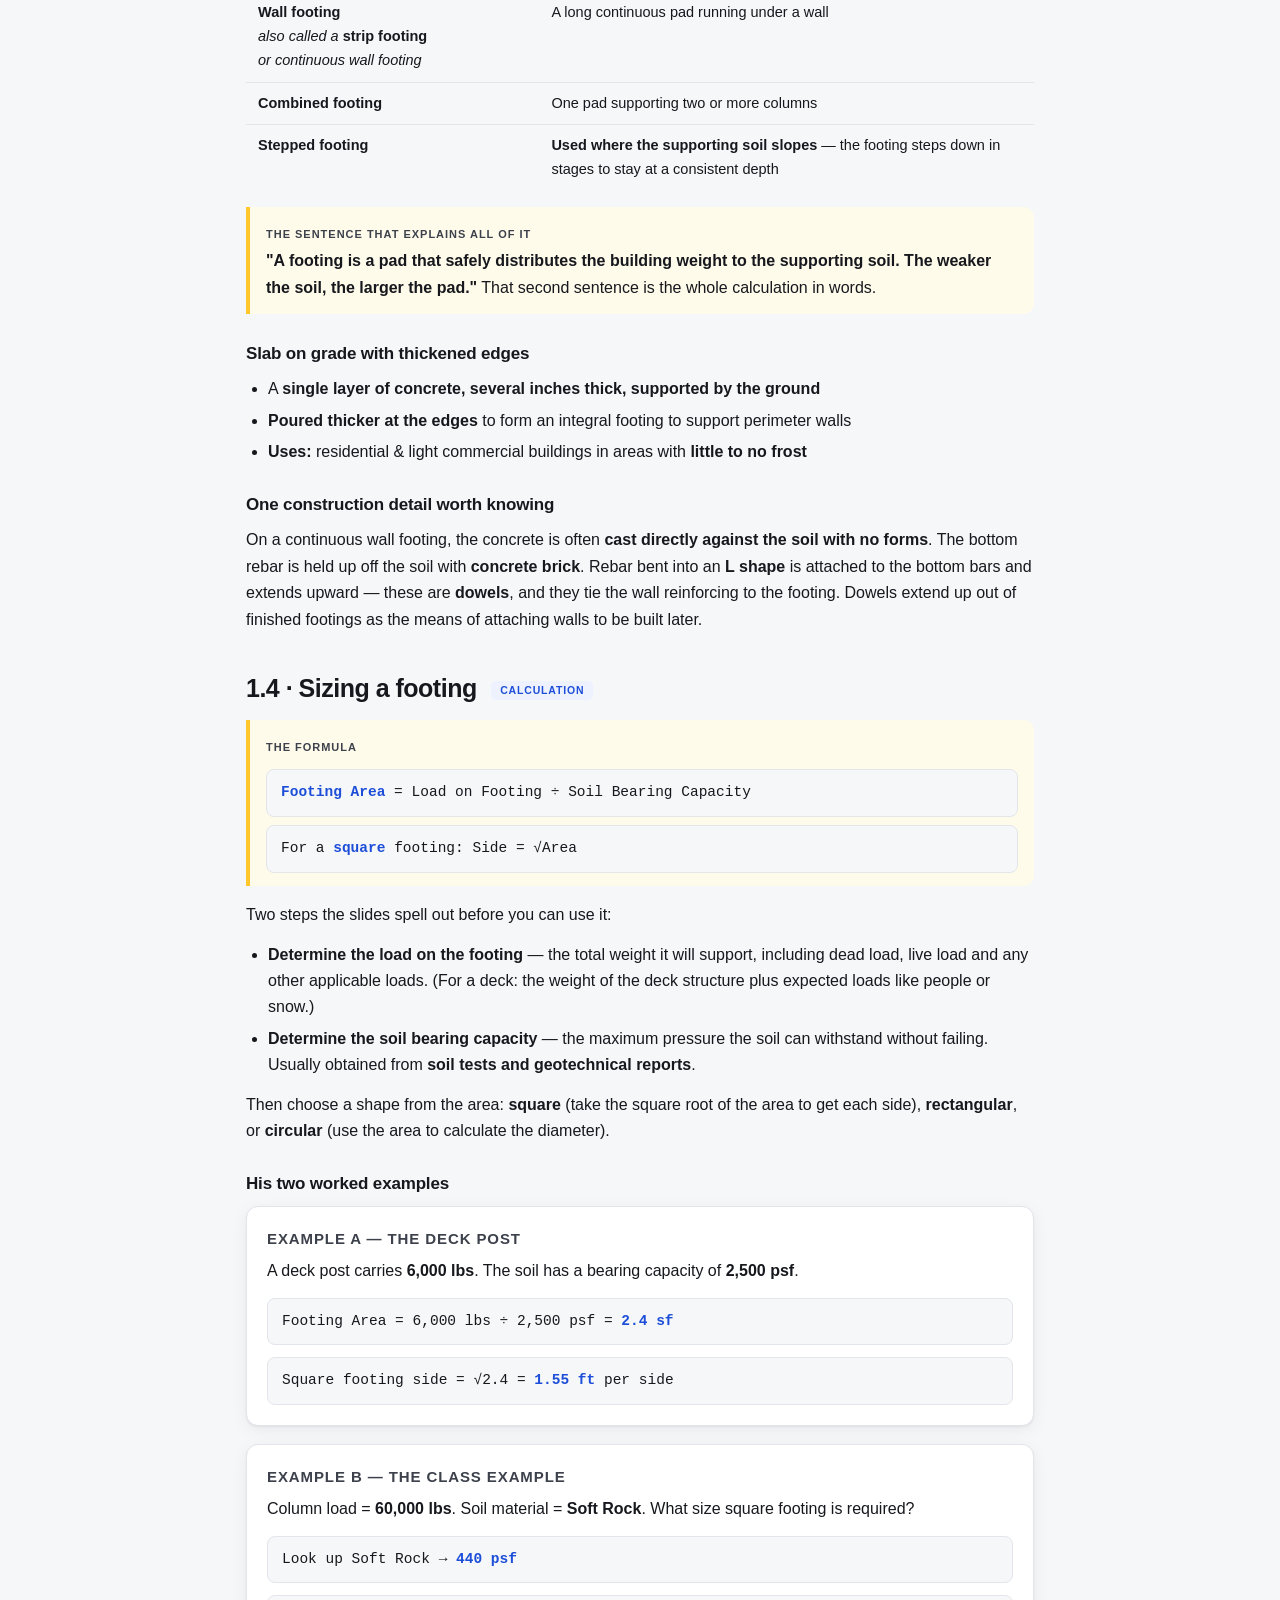
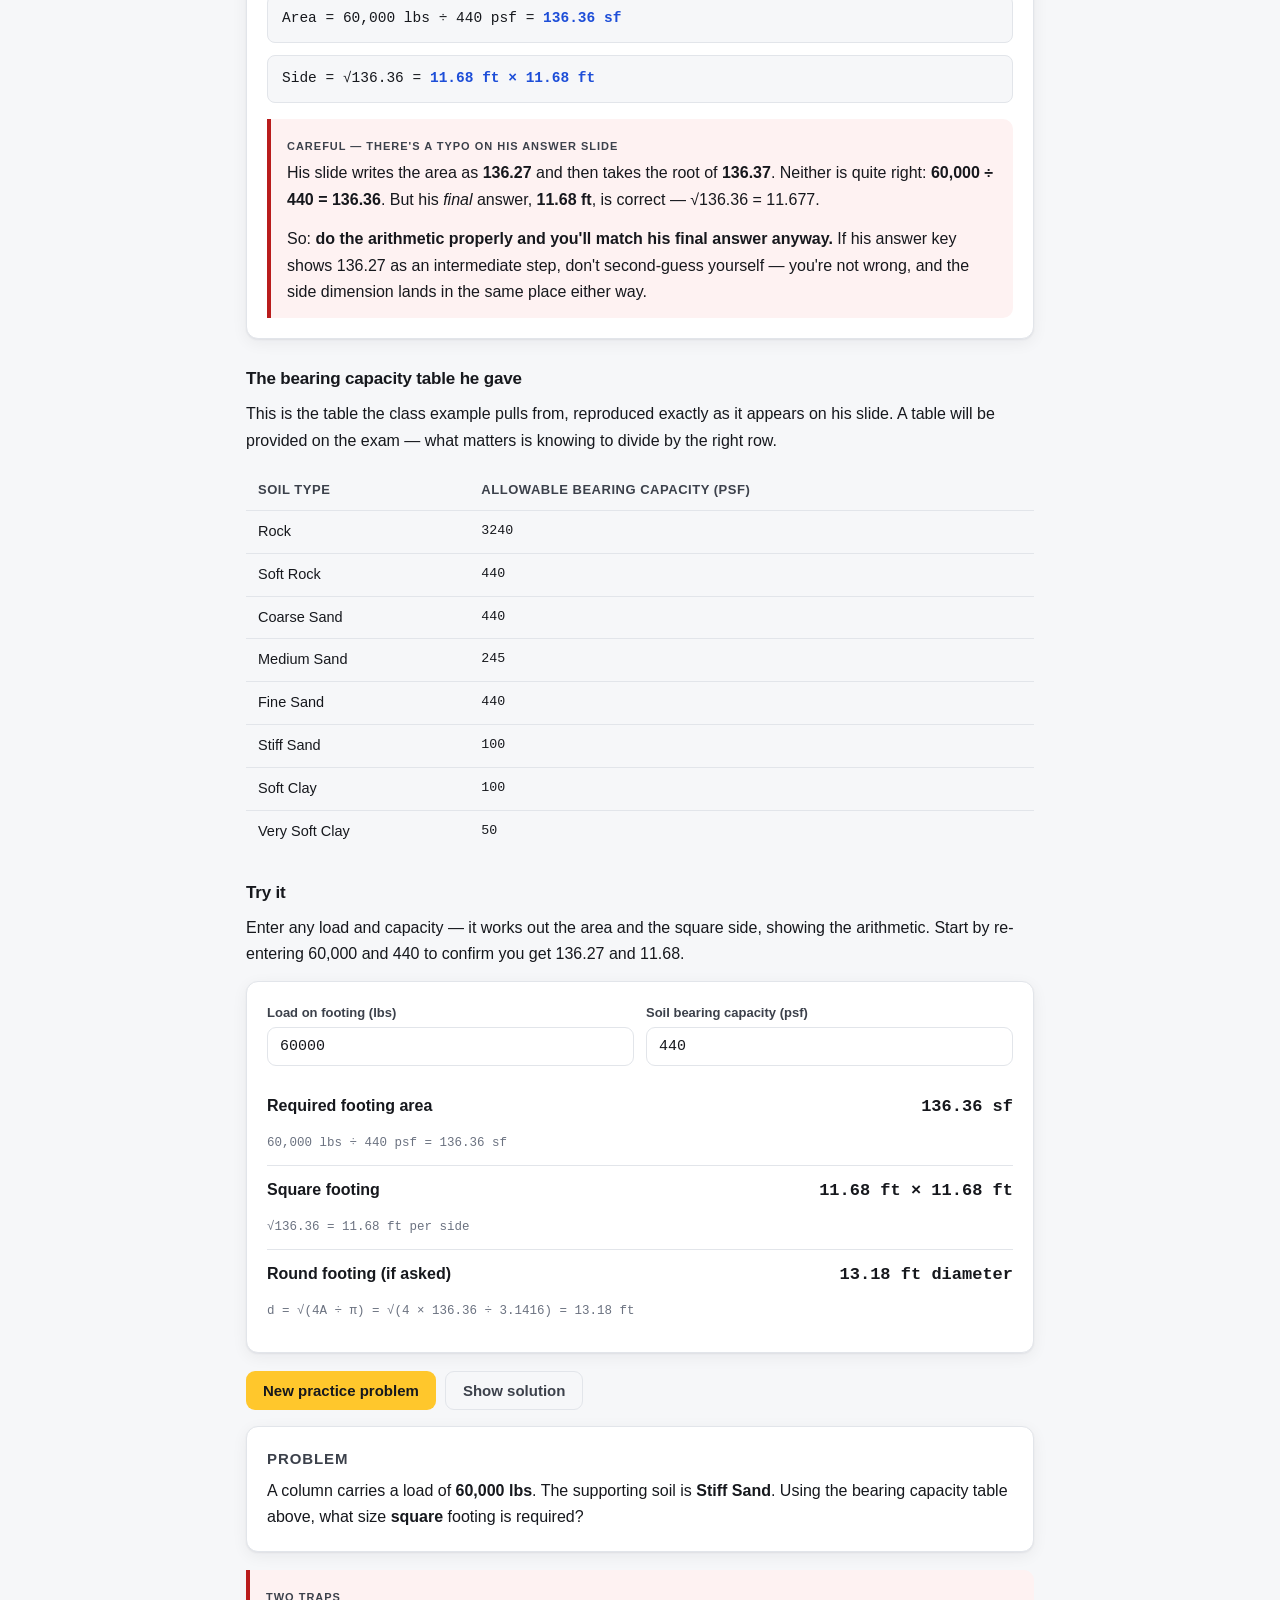
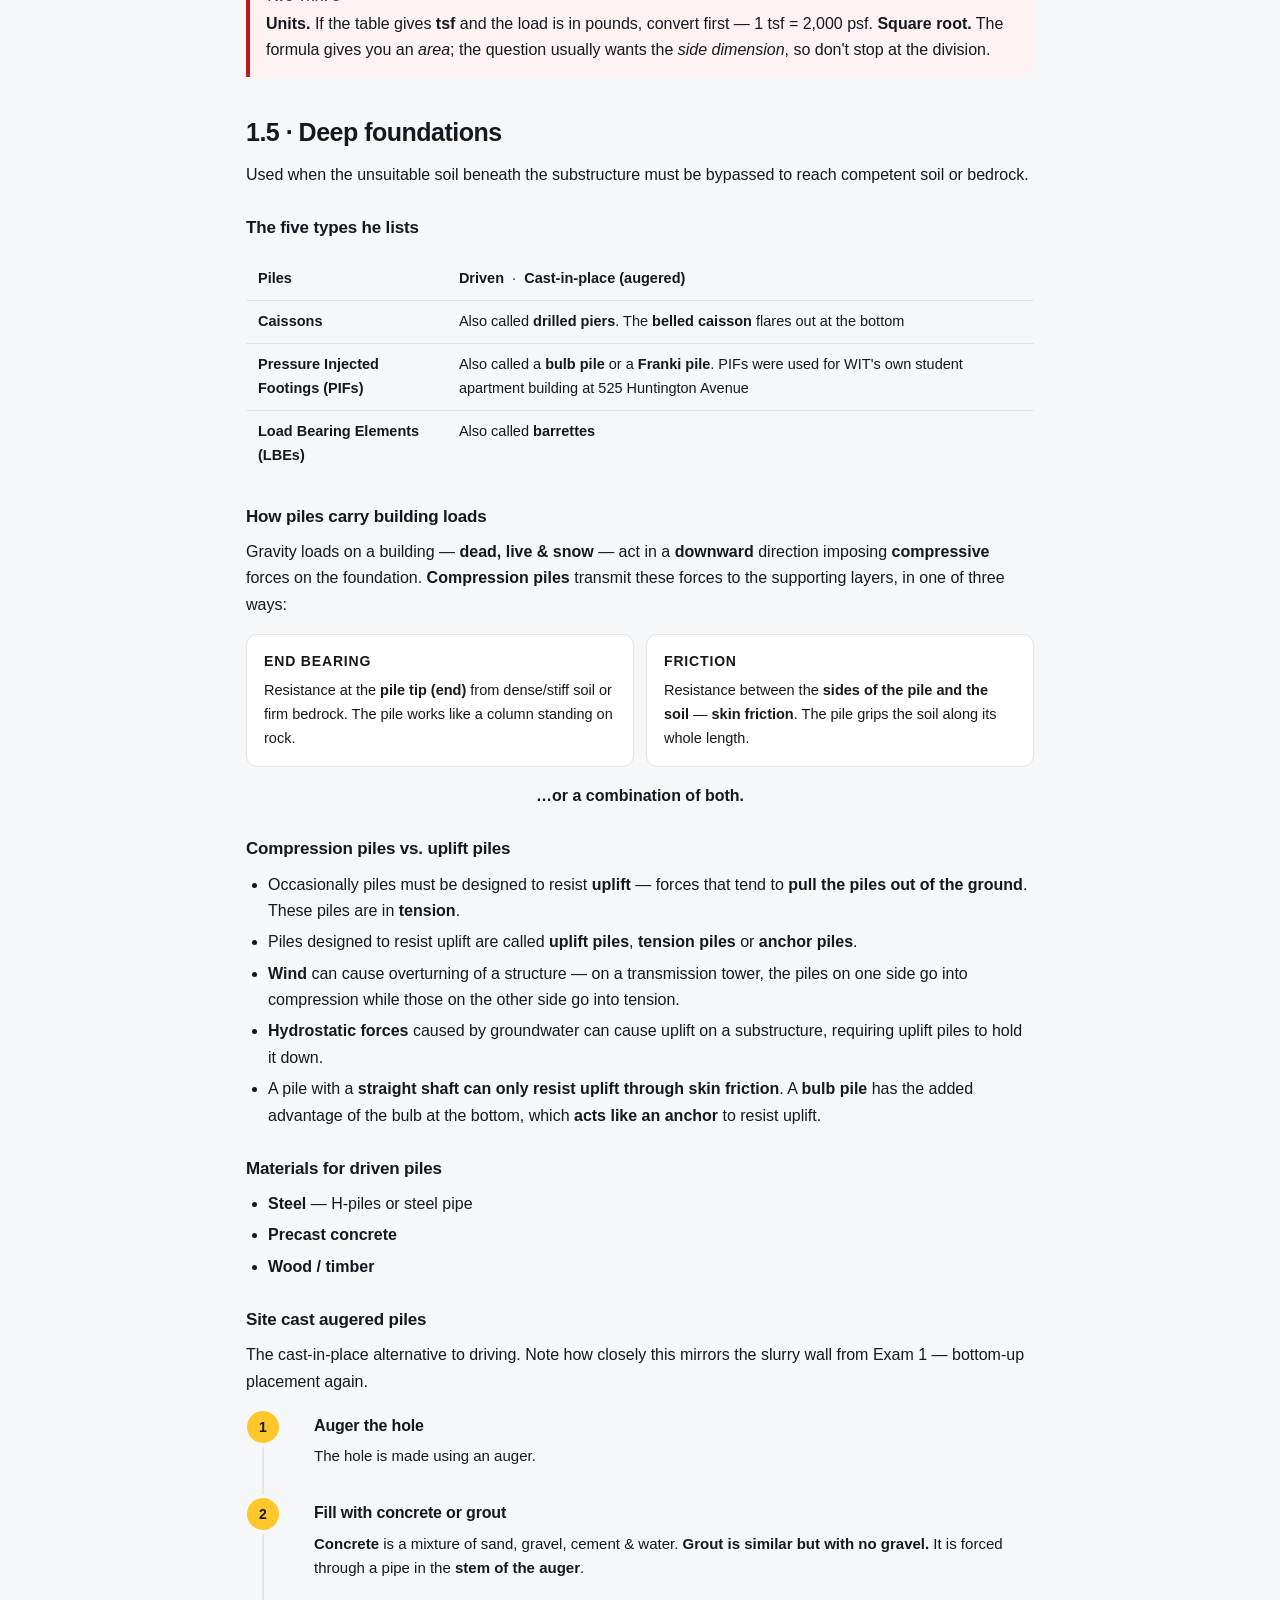
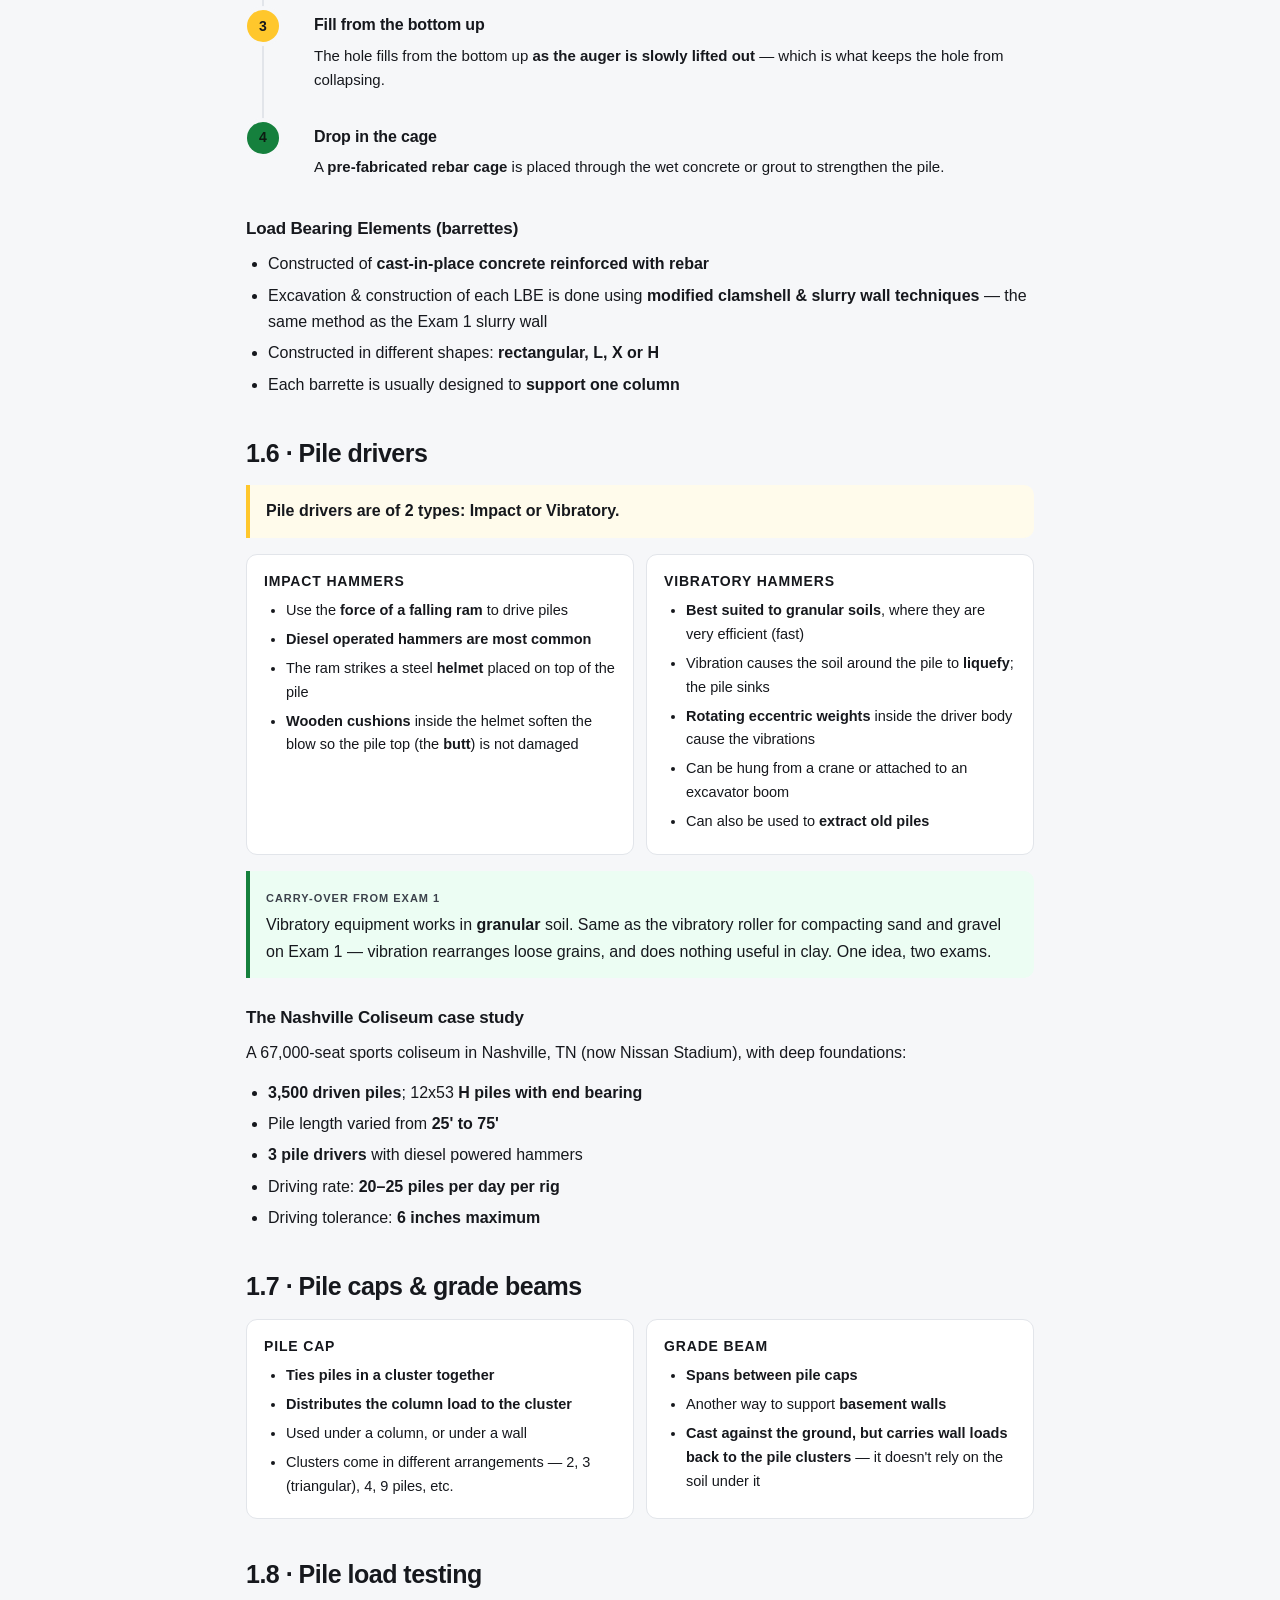
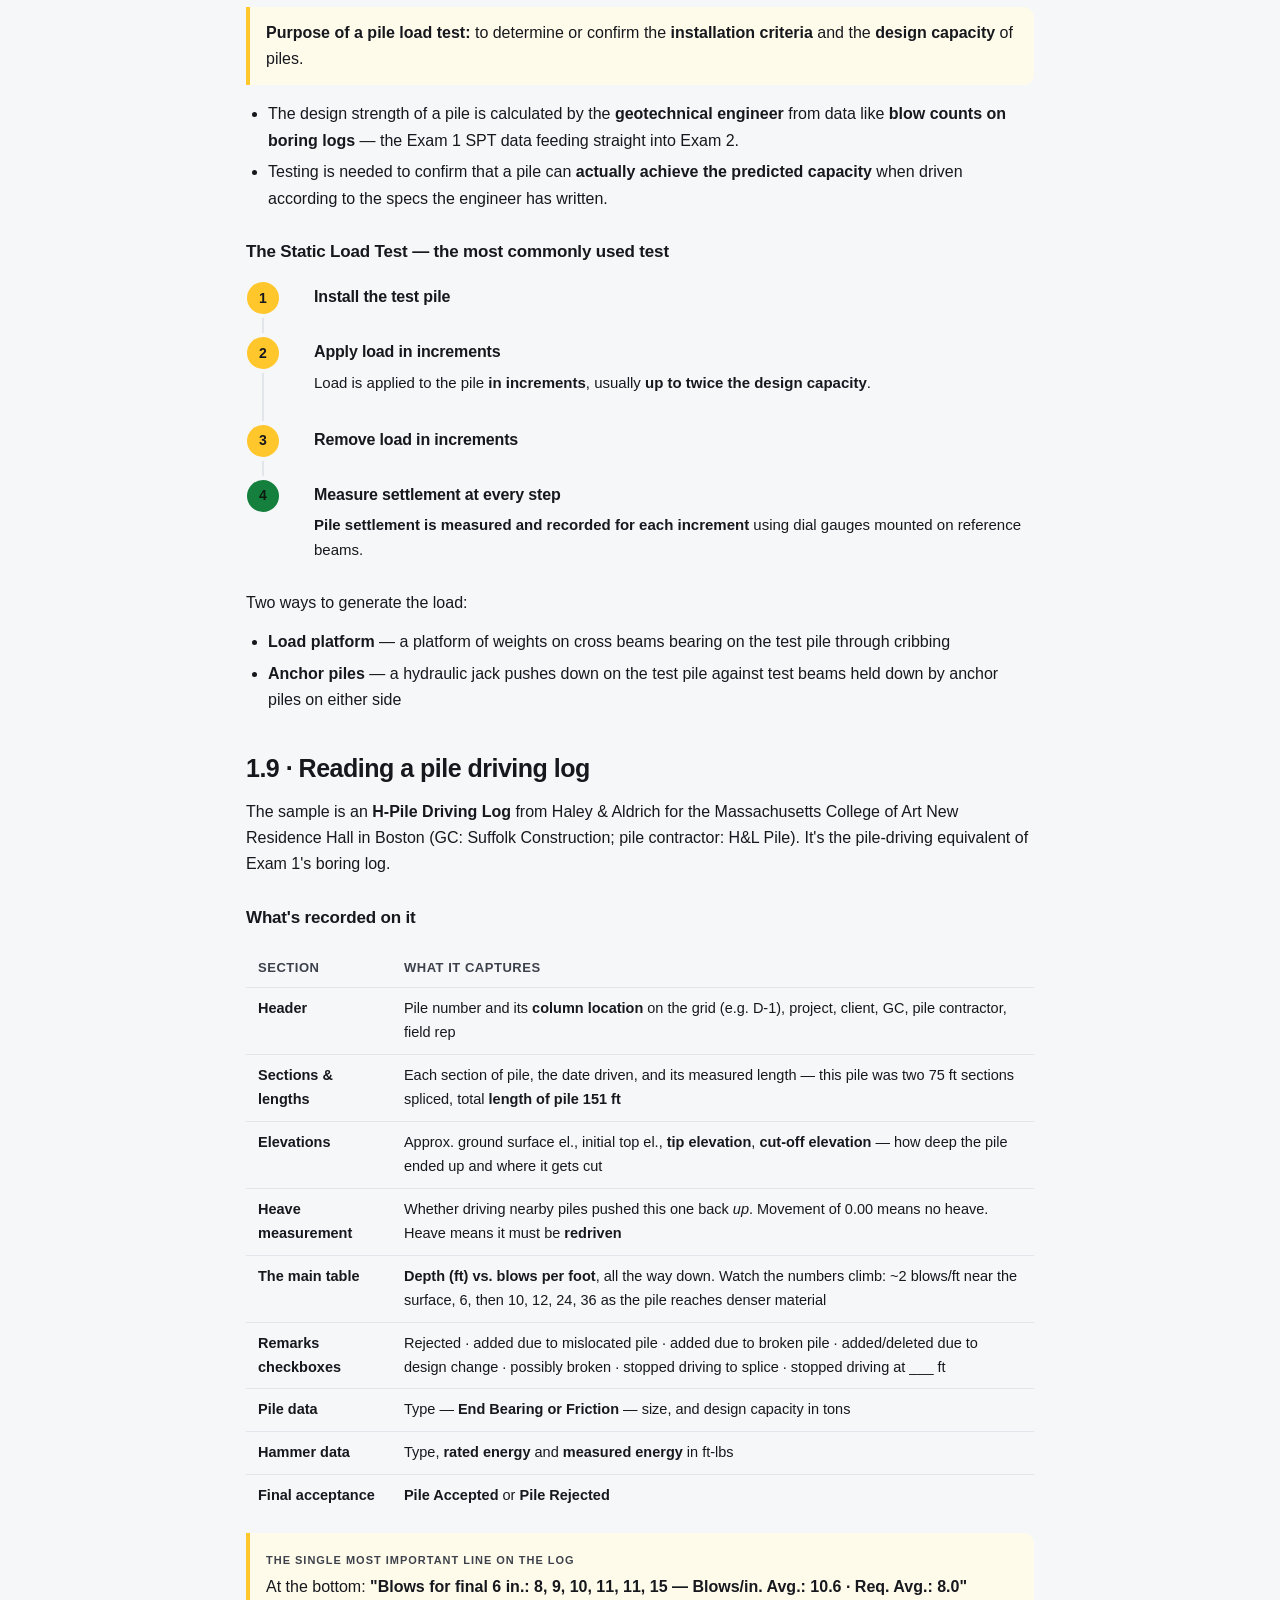
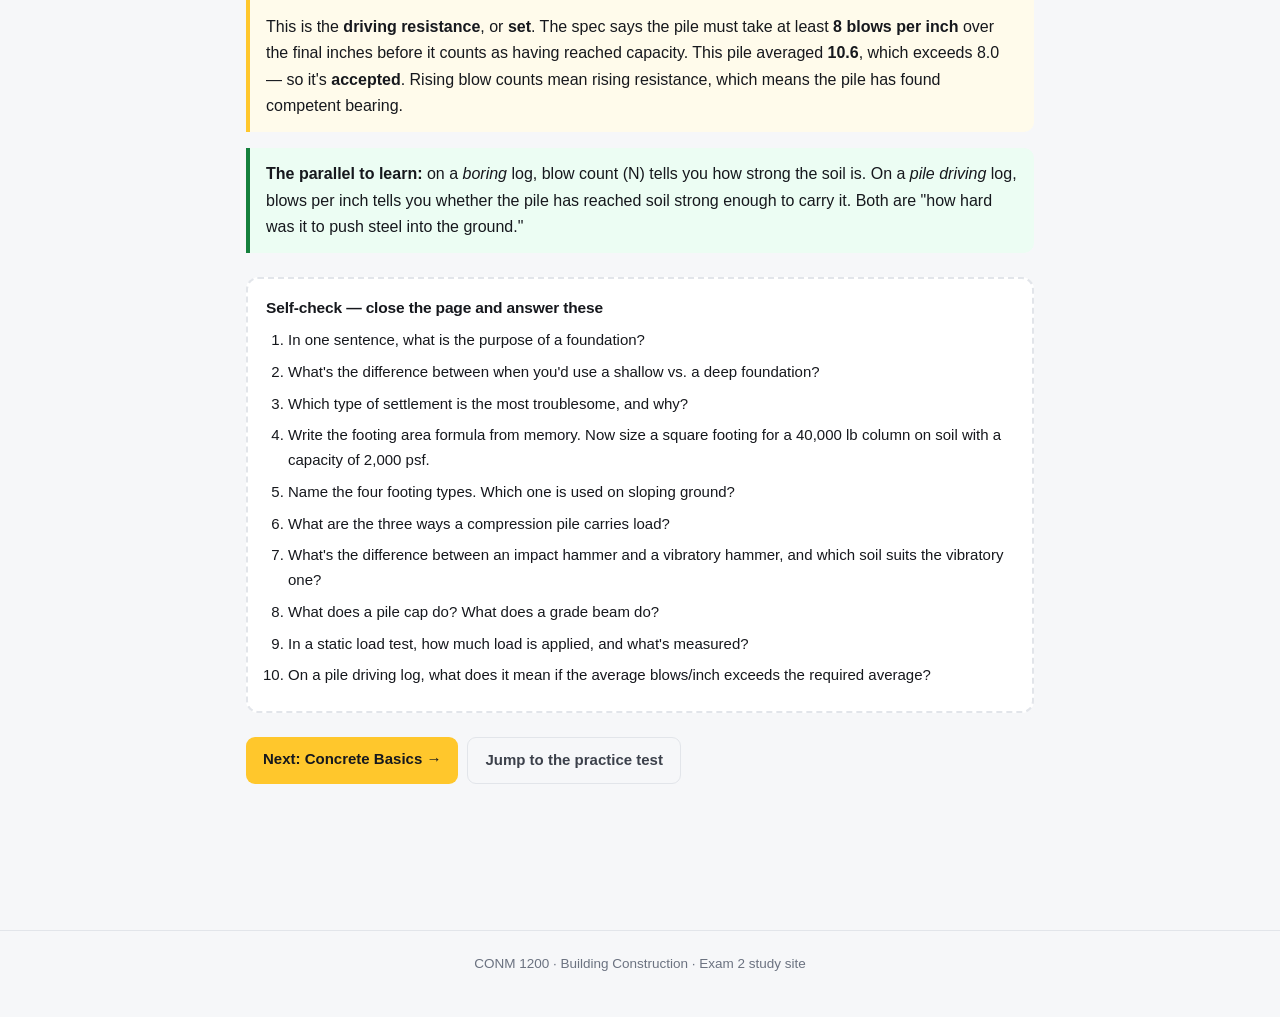
<file: foundations.html>
<!DOCTYPE html>
<html lang="en">
<head>
<meta charset="utf-8">
<meta name="viewport" content="width=device-width, initial-scale=1">
<title>Foundations — CONM 1200 Exam 2</title>
<meta name="description" content="Week 4: shallow and deep foundations, footing sizing, piles, pile drivers, pile caps and load testing.">
<link rel="stylesheet" href="style.css">
<link rel="icon" href="data:image/svg+xml,<svg xmlns='http://www.w3.org/2000/svg' viewBox='0 0 100 100'><text y='.9em' font-size='90'>🏗️</text></svg>">
</head>
<body>

<header class="topbar">
  <div class="topbar-inner">
    <a class="brand" href="index.html"><span class="dot">C</span> CONM 1200 · Exam 2</a>
    <nav class="main">
      <a href="index.html" data-short="Home">Home</a>
      <a href="foundations.html" data-short="Found.">Foundations</a>
      <a href="concrete.html" data-short="Concrete">Concrete</a>
      <a href="placing.html" data-short="Placing">Placing</a>
      <a href="formwork.html" data-short="Formwork">Formwork</a>
      <a href="written.html" data-short="Written">Written</a>
      <a href="glossary.html" data-short="Terms">Glossary</a>
      <a href="quiz.html" data-short="Test">Practice Test</a>
      <a href="review.html" data-short="Exam 1">Exam 1</a>
    </nav>
    <button class="theme-btn" title="Toggle light/dark">☾</button>
  </div>
</header>

<main class="wrap narrow">

  <h1>1 · Foundations <span class="badge wk">Week 4</span></h1>
  <p class="lede">Mehta Ch. 12, pp. 263–273. Everything here flows from one question: <strong>is there good soil right under the building, or do we have to go find it?</strong> Answer that and you've chosen shallow or deep.</p>

  <div class="card toc">
    <strong>Contents</strong>
    <a href="#purpose">1.1 · What a foundation does, and the three requirements</a>
    <a href="#settlement">1.2 · Settlement — and why differential is the bad one</a>
    <a href="#shallow">1.3 · Shallow foundations</a>
    <a href="#sizing">1.4 · Sizing a footing (the calculation)</a>
    <a href="#deep">1.5 · Deep foundations</a>
    <a href="#drivers">1.6 · Pile drivers</a>
    <a href="#caps">1.7 · Pile caps &amp; grade beams</a>
    <a href="#testing">1.8 · Pile load testing</a>
    <a href="#log">1.9 · Reading a pile driving log</a>
  </div>

  <!-- ===== 1.1 ===== -->
  <h2 id="purpose">1.1 · What a foundation does</h2>

  <div class="callout key">
    <span class="tag">The definition, in his words</span>
    <p><strong>Purpose of a foundation:</strong> provide adequate support for the building by <strong>"safely" transferring building loads to the underlying soil or bedrock.</strong></p>
  </div>

  <h3>The three major building parts</h3>
  <p>Top to bottom — and notice this ties straight back to Exam 1 vocabulary:</p>
  <div class="tablewrap">
    <table>
      <tbody>
        <tr><td><strong>Superstructure</strong></td><td>Everything above ground</td></tr>
        <tr><td><strong>Substructure</strong></td><td>The below-ground portion of the building</td></tr>
        <tr><td><strong>Foundation</strong></td><td>The lowest part — what actually delivers the load into the soil or rock</td></tr>
      </tbody>
    </table>
  </div>

  <h3>The two basic types</h3>
  <div class="vs two">
    <div>
      <h4>Shallow foundation</h4>
      <p style="font-size:14.5px;margin:0">Used when <strong>adequate bearing is directly below the substructure.</strong> The good soil is already there — just spread the load onto it.</p>
    </div>
    <div>
      <h4>Deep foundation</h4>
      <p style="font-size:14.5px;margin:0">Used when <strong>unsuitable soil beneath the substructure must be bypassed</strong> to reach competent soil or bedrock. You have to reach down past the bad stuff.</p>
    </div>
  </div>

  <h3>The three foundation requirements</h3>
  <div class="steps">
    <div class="step">
      <h4>Safeguard against structural failure</h4>
      <p>The foundation must safely support anticipated loads. The soil or rock supporting the foundation <strong>cannot be overloaded.</strong></p>
    </div>
    <div class="step">
      <h4>Tolerable amount of settlement</h4>
      <p>Post-construction settlement of foundations supported by soil <strong>can be significant and occurs over time</strong>. The total amount must be within acceptable limits.</p>
    </div>
    <div class="step">
      <h4>Technically &amp; economically feasible</h4>
      <p>Geotechnical engineers must find the <strong>most cost-effective solution</strong> for the soil conditions at the site and the anticipated building loads.</p>
    </div>
  </div>

  <!-- ===== 1.2 ===== -->
  <h2 id="settlement">1.2 · Types of settlement</h2>

  <div class="tablewrap">
    <table>
      <thead><tr><th>Type</th><th>What happens</th><th>How bad?</th></tr></thead>
      <tbody>
        <tr><td><strong>No settlement</strong></td><td>The building stays put</td><td>Ideal, but rarely real</td></tr>
        <tr><td><strong>Uniform settlement</strong></td><td>The whole building sinks the same amount, evenly</td><td>Tolerable — nothing is being racked out of square</td></tr>
        <tr><td><strong>Differential settlement</strong></td><td>Parts of the building settle <em>different amounts</em>, so the frame distorts</td><td><strong>The most troublesome.</strong> This is what cracks walls and jams doors</td></tr>
      </tbody>
    </table>
  </div>

  <div class="callout tip">
    <p>The slide's example: the <strong>Leaning Tower of Pisa</strong> — one of the most famous examples of differential settlement. If it had settled uniformly it would just be a slightly shorter tower.</p>
  </div>

  <!-- ===== 1.3 ===== -->
  <h2 id="shallow">1.3 · Shallow foundations</h2>

  <div class="callout key">
    <p><strong>How they work:</strong> by <strong>spreading the building loads over a large enough area so as not to exceed the soil's bearing capacity.</strong></p>
    <p style="margin-top:8px"><strong>Bearing capacity</strong> = the maximum allowable pressure that the soil can safely support.</p>
  </div>

  <p>There also <strong>cannot be soft, compressible layers beneath the bearing layer</strong>, or you get settlement problems after construction. (Exactly why Exam 1 said to dig test pits to at least twice the footing depth.)</p>

  <h3>Presumptive bearing capacities</h3>
  <p>Building codes give <strong>presumptive (assumed) bearing capacities</strong> based on the type of soil or rock and its condition. These can be used for <strong>preliminary design</strong>. From the Massachusetts State Building Code:</p>

  <div class="tablewrap">
    <table>
      <thead><tr><th>Material</th><th>Capacity</th></tr></thead>
      <tbody>
        <tr><td>Crystalline bedrock (e.g. sound granite)</td><td class="mono">100 tsf</td></tr>
        <tr><td>Sedimentary rock (e.g. hard shale)</td><td class="mono">20 tsf</td></tr>
        <tr><td>Dense sand &amp; gravel</td><td class="mono">6 tsf</td></tr>
        <tr><td>Hard clayey silt or clay</td><td class="mono">4 tsf</td></tr>
        <tr><td>Loose sand &amp; gravel</td><td class="mono">2 tsf</td></tr>
        <tr><td>Medium stiff clayey silt or clay</td><td class="mono">1 tsf</td></tr>
      </tbody>
    </table>
  </div>
  <div class="callout key">
    <p><strong>1 tsf = 1 ton per square foot = 2,000 psf.</strong> Know this conversion — a question could give you tsf and expect psf.</p>
  </div>

  <h3>Three other requirements</h3>
  <ul>
    <li>Should be constructed on <strong>undisturbed soil or engineered (compacted) fill</strong></li>
    <li>The base of the foundation must be <strong>below the frost line</strong> in cold regions</li>
    <li>Must <strong>not</strong> be constructed on <strong>frozen soil</strong></li>
  </ul>

  <h3>Shallow foundation types</h3>
  <p>Two families: <strong>footings</strong> and <strong>slabs on grade (SOG)</strong>.</p>

  <div class="tablewrap">
    <table>
      <thead><tr><th>Footing type</th><th>What it is</th></tr></thead>
      <tbody>
        <tr><td><strong>Column footing</strong><br><em>also called an isolated column footing or a</em> <strong>spread footing</strong></td><td>Each column is supported by its own concrete pad</td></tr>
        <tr><td><strong>Wall footing</strong><br><em>also called a</em> <strong>strip footing</strong><br><em>or continuous wall footing</em></td><td>A long continuous pad running under a wall</td></tr>
        <tr><td><strong>Combined footing</strong></td><td>One pad supporting two or more columns</td></tr>
        <tr><td><strong>Stepped footing</strong></td><td><strong>Used where the supporting soil slopes</strong> — the footing steps down in stages to stay at a consistent depth</td></tr>
      </tbody>
    </table>
  </div>

  <div class="callout key">
    <span class="tag">The sentence that explains all of it</span>
    <p><strong>"A footing is a pad that safely distributes the building weight to the supporting soil. The weaker the soil, the larger the pad."</strong> That second sentence is the whole calculation in words.</p>
  </div>

  <h3>Slab on grade with thickened edges</h3>
  <ul>
    <li>A <strong>single layer of concrete, several inches thick, supported by the ground</strong></li>
    <li><strong>Poured thicker at the edges</strong> to form an integral footing to support perimeter walls</li>
    <li><strong>Uses:</strong> residential &amp; light commercial buildings in areas with <strong>little to no frost</strong></li>
  </ul>

  <h3>One construction detail worth knowing</h3>
  <p>On a continuous wall footing, the concrete is often <strong>cast directly against the soil with no forms</strong>. The bottom rebar is held up off the soil with <strong>concrete brick</strong>. Rebar bent into an <strong>L shape</strong> is attached to the bottom bars and extends upward — these are <strong>dowels</strong>, and they tie the wall reinforcing to the footing. Dowels extend up out of finished footings as the means of attaching walls to be built later.</p>

  <!-- ===== 1.4 ===== -->
  <h2 id="sizing">1.4 · Sizing a footing <span class="badge">Calculation</span></h2>

  <div class="callout key">
    <span class="tag">The formula</span>
    <div class="formula" style="margin:8px 0 0"><b>Footing Area</b> = Load on Footing ÷ Soil Bearing Capacity</div>
    <div class="formula" style="margin:8px 0 0">For a <b>square</b> footing: Side = √Area</div>
  </div>

  <p>Two steps the slides spell out before you can use it:</p>
  <ul>
    <li><strong>Determine the load on the footing</strong> — the total weight it will support, including dead load, live load and any other applicable loads. (For a deck: the weight of the deck structure plus expected loads like people or snow.)</li>
    <li><strong>Determine the soil bearing capacity</strong> — the maximum pressure the soil can withstand without failing. Usually obtained from <strong>soil tests and geotechnical reports</strong>.</li>
  </ul>
  <p>Then choose a shape from the area: <strong>square</strong> (take the square root of the area to get each side), <strong>rectangular</strong>, or <strong>circular</strong> (use the area to calculate the diameter).</p>

  <h3>His two worked examples</h3>

  <div class="card">
    <h4>Example A — the deck post</h4>
    <p>A deck post carries <strong>6,000 lbs</strong>. The soil has a bearing capacity of <strong>2,500 psf</strong>.</p>
    <div class="formula">Footing Area = 6,000 lbs ÷ 2,500 psf = <b>2.4 sf</b></div>
    <div class="formula">Square footing side = √2.4 = <b>1.55 ft</b> per side</div>
  </div>

  <div class="card">
    <h4>Example B — the class example</h4>
    <p>Column load = <strong>60,000 lbs</strong>. Soil material = <strong>Soft Rock</strong>. What size square footing is required?</p>
    <div class="formula">Look up Soft Rock → <b>440 psf</b></div>
    <div class="formula">Area = 60,000 lbs ÷ 440 psf = <b>136.36 sf</b></div>
    <div class="formula">Side = √136.36 = <b>11.68 ft × 11.68 ft</b></div>
    <div class="callout trap">
      <span class="tag">Careful — there's a typo on his answer slide</span>
      <p>His slide writes the area as <strong>136.27</strong> and then takes the root of <strong>136.37</strong>. Neither is quite right: <strong>60,000 ÷ 440 = 136.36</strong>. But his <em>final</em> answer, <strong>11.68 ft</strong>, is correct — √136.36 = 11.677.</p>
      <p style="margin-top:8px">So: <strong>do the arithmetic properly and you'll match his final answer anyway.</strong> If his answer key shows 136.27 as an intermediate step, don't second-guess yourself — you're not wrong, and the side dimension lands in the same place either way.</p>
    </div>
  </div>

  <h3>The bearing capacity table he gave</h3>
  <p>This is the table the class example pulls from, reproduced exactly as it appears on his slide. A table will be provided on the exam — what matters is knowing to divide by the right row.</p>

  <div class="tablewrap">
    <table>
      <thead><tr><th>Soil type</th><th>Allowable bearing capacity (psf)</th></tr></thead>
      <tbody>
        <tr><td>Rock</td><td class="mono">3240</td></tr>
        <tr><td>Soft Rock</td><td class="mono">440</td></tr>
        <tr><td>Coarse Sand</td><td class="mono">440</td></tr>
        <tr><td>Medium Sand</td><td class="mono">245</td></tr>
        <tr><td>Fine Sand</td><td class="mono">440</td></tr>
        <tr><td>Stiff Sand</td><td class="mono">100</td></tr>
        <tr><td>Soft Clay</td><td class="mono">100</td></tr>
        <tr><td>Very Soft Clay</td><td class="mono">50</td></tr>
      </tbody>
    </table>
  </div>

  <h3>Try it</h3>
  <p>Enter any load and capacity — it works out the area and the square side, showing the arithmetic. Start by re-entering 60,000 and 440 to confirm you get 136.27 and 11.68.</p>

  <div class="card">
    <div class="calcgrid">
      <div class="field"><label for="load">Load on footing (lbs)</label><input id="load" type="number" value="60000"></div>
      <div class="field"><label for="cap">Soil bearing capacity (psf)</label><input id="cap" type="number" value="440"></div>
    </div>
    <div id="fresults" style="margin-top:16px"></div>
  </div>

  <div class="btnrow">
    <button class="btn" id="newfprob">New practice problem</button>
    <button class="btn ghost" id="showfsol">Show solution</button>
  </div>
  <div class="card" id="fproblem"></div>
  <div class="card" id="fsolution" style="display:none"></div>

  <div class="callout trap">
    <span class="tag">Two traps</span>
    <p><strong>Units.</strong> If the table gives <strong>tsf</strong> and the load is in pounds, convert first — 1 tsf = 2,000 psf. <strong>Square root.</strong> The formula gives you an <em>area</em>; the question usually wants the <em>side dimension</em>, so don't stop at the division.</p>
  </div>

  <!-- ===== 1.5 ===== -->
  <h2 id="deep">1.5 · Deep foundations</h2>

  <p>Used when the unsuitable soil beneath the substructure must be bypassed to reach competent soil or bedrock.</p>

  <h3>The five types he lists</h3>
  <div class="tablewrap">
    <table>
      <tbody>
        <tr><td><strong>Piles</strong></td><td><strong>Driven</strong> &nbsp;·&nbsp; <strong>Cast-in-place (augered)</strong></td></tr>
        <tr><td><strong>Caissons</strong></td><td>Also called <strong>drilled piers</strong>. The <strong>belled caisson</strong> flares out at the bottom</td></tr>
        <tr><td><strong>Pressure Injected Footings (PIFs)</strong></td><td>Also called a <strong>bulb pile</strong> or a <strong>Franki pile</strong>. PIFs were used for WIT's own student apartment building at 525 Huntington Avenue</td></tr>
        <tr><td><strong>Load Bearing Elements (LBEs)</strong></td><td>Also called <strong>barrettes</strong></td></tr>
      </tbody>
    </table>
  </div>

  <h3>How piles carry building loads</h3>
  <p>Gravity loads on a building — <strong>dead, live &amp; snow</strong> — act in a <strong>downward</strong> direction imposing <strong>compressive</strong> forces on the foundation. <strong>Compression piles</strong> transmit these forces to the supporting layers, in one of three ways:</p>

  <div class="vs two">
    <div>
      <h4>End bearing</h4>
      <p style="font-size:14.5px;margin:0">Resistance at the <strong>pile tip (end)</strong> from dense/stiff soil or firm bedrock. The pile works like a column standing on rock.</p>
    </div>
    <div>
      <h4>Friction</h4>
      <p style="font-size:14.5px;margin:0">Resistance between the <strong>sides of the pile and the soil</strong> — <strong>skin friction</strong>. The pile grips the soil along its whole length.</p>
    </div>
  </div>
  <p style="text-align:center;font-weight:650">…or a <strong>combination of both</strong>.</p>

  <h3>Compression piles vs. uplift piles</h3>
  <ul>
    <li>Occasionally piles must be designed to resist <strong>uplift</strong> — forces that tend to <strong>pull the piles out of the ground</strong>. These piles are in <strong>tension</strong>.</li>
    <li>Piles designed to resist uplift are called <strong>uplift piles</strong>, <strong>tension piles</strong> or <strong>anchor piles</strong>.</li>
    <li><strong>Wind</strong> can cause overturning of a structure — on a transmission tower, the piles on one side go into compression while those on the other side go into tension.</li>
    <li><strong>Hydrostatic forces</strong> caused by groundwater can cause uplift on a substructure, requiring uplift piles to hold it down.</li>
    <li>A pile with a <strong>straight shaft can only resist uplift through skin friction</strong>. A <strong>bulb pile</strong> has the added advantage of the bulb at the bottom, which <strong>acts like an anchor</strong> to resist uplift.</li>
  </ul>

  <h3>Materials for driven piles</h3>
  <ul>
    <li><strong>Steel</strong> — H-piles or steel pipe</li>
    <li><strong>Precast concrete</strong></li>
    <li><strong>Wood / timber</strong></li>
  </ul>

  <h3>Site cast augered piles</h3>
  <p>The cast-in-place alternative to driving. Note how closely this mirrors the slurry wall from Exam 1 — bottom-up placement again.</p>
  <div class="steps">
    <div class="step"><h4>Auger the hole</h4><p>The hole is made using an auger.</p></div>
    <div class="step"><h4>Fill with concrete or grout</h4>
      <p><strong>Concrete</strong> is a mixture of sand, gravel, cement &amp; water. <strong>Grout is similar but with no gravel.</strong> It is forced through a pipe in the <strong>stem of the auger</strong>.</p></div>
    <div class="step"><h4>Fill from the bottom up</h4><p>The hole fills from the bottom up <strong>as the auger is slowly lifted out</strong> — which is what keeps the hole from collapsing.</p></div>
    <div class="step"><h4>Drop in the cage</h4><p>A <strong>pre-fabricated rebar cage</strong> is placed through the wet concrete or grout to strengthen the pile.</p></div>
  </div>

  <h3>Load Bearing Elements (barrettes)</h3>
  <ul>
    <li>Constructed of <strong>cast-in-place concrete reinforced with rebar</strong></li>
    <li>Excavation &amp; construction of each LBE is done using <strong>modified clamshell &amp; slurry wall techniques</strong> — the same method as the Exam 1 slurry wall</li>
    <li>Constructed in different shapes: <strong>rectangular, L, X or H</strong></li>
    <li>Each barrette is usually designed to <strong>support one column</strong></li>
  </ul>

  <!-- ===== 1.6 ===== -->
  <h2 id="drivers">1.6 · Pile drivers</h2>

  <div class="callout key">
    <p><strong>Pile drivers are of 2 types: Impact or Vibratory.</strong></p>
  </div>

  <div class="vs two">
    <div>
      <h4>Impact hammers</h4>
      <ul>
        <li>Use the <strong>force of a falling ram</strong> to drive piles</li>
        <li><strong>Diesel operated hammers are most common</strong></li>
        <li>The ram strikes a steel <strong>helmet</strong> placed on top of the pile</li>
        <li><strong>Wooden cushions</strong> inside the helmet soften the blow so the pile top (the <strong>butt</strong>) is not damaged</li>
      </ul>
    </div>
    <div>
      <h4>Vibratory hammers</h4>
      <ul>
        <li><strong>Best suited to granular soils</strong>, where they are very efficient (fast)</li>
        <li>Vibration causes the soil around the pile to <strong>liquefy</strong>; the pile sinks</li>
        <li><strong>Rotating eccentric weights</strong> inside the driver body cause the vibrations</li>
        <li>Can be hung from a crane or attached to an excavator boom</li>
        <li>Can also be used to <strong>extract old piles</strong></li>
      </ul>
    </div>
  </div>

  <div class="callout tip">
    <span class="tag">Carry-over from Exam 1</span>
    <p>Vibratory equipment works in <strong>granular</strong> soil. Same as the vibratory roller for compacting sand and gravel on Exam 1 — vibration rearranges loose grains, and does nothing useful in clay. One idea, two exams.</p>
  </div>

  <h3>The Nashville Coliseum case study</h3>
  <p>A 67,000-seat sports coliseum in Nashville, TN (now Nissan Stadium), with deep foundations:</p>
  <ul>
    <li><strong>3,500 driven piles</strong>; 12x53 <strong>H piles with end bearing</strong></li>
    <li>Pile length varied from <strong>25' to 75'</strong></li>
    <li><strong>3 pile drivers</strong> with diesel powered hammers</li>
    <li>Driving rate: <strong>20–25 piles per day per rig</strong></li>
    <li>Driving tolerance: <strong>6 inches maximum</strong></li>
  </ul>

  <!-- ===== 1.7 ===== -->
  <h2 id="caps">1.7 · Pile caps &amp; grade beams</h2>

  <div class="vs two">
    <div>
      <h4>Pile cap</h4>
      <ul>
        <li><strong>Ties piles in a cluster together</strong></li>
        <li><strong>Distributes the column load to the cluster</strong></li>
        <li>Used under a column, or under a wall</li>
        <li>Clusters come in different arrangements — 2, 3 (triangular), 4, 9 piles, etc.</li>
      </ul>
    </div>
    <div>
      <h4>Grade beam</h4>
      <ul>
        <li><strong>Spans between pile caps</strong></li>
        <li>Another way to support <strong>basement walls</strong></li>
        <li><strong>Cast against the ground, but carries wall loads back to the pile clusters</strong> — it doesn't rely on the soil under it</li>
      </ul>
    </div>
  </div>

  <!-- ===== 1.8 ===== -->
  <h2 id="testing">1.8 · Pile load testing</h2>

  <div class="callout key">
    <p><strong>Purpose of a pile load test:</strong> to determine or confirm the <strong>installation criteria</strong> and the <strong>design capacity</strong> of piles.</p>
  </div>

  <ul>
    <li>The design strength of a pile is calculated by the <strong>geotechnical engineer</strong> from data like <strong>blow counts on boring logs</strong> — the Exam 1 SPT data feeding straight into Exam 2.</li>
    <li>Testing is needed to confirm that a pile can <strong>actually achieve the predicted capacity</strong> when driven according to the specs the engineer has written.</li>
  </ul>

  <h3>The Static Load Test — the most commonly used test</h3>
  <div class="steps">
    <div class="step"><h4>Install the test pile</h4></div>
    <div class="step"><h4>Apply load in increments</h4><p>Load is applied to the pile <strong>in increments</strong>, usually <strong>up to twice the design capacity</strong>.</p></div>
    <div class="step"><h4>Remove load in increments</h4></div>
    <div class="step"><h4>Measure settlement at every step</h4><p><strong>Pile settlement is measured and recorded for each increment</strong> using dial gauges mounted on reference beams.</p></div>
  </div>

  <p>Two ways to generate the load:</p>
  <ul>
    <li><strong>Load platform</strong> — a platform of weights on cross beams bearing on the test pile through cribbing</li>
    <li><strong>Anchor piles</strong> — a hydraulic jack pushes down on the test pile against test beams held down by anchor piles on either side</li>
  </ul>

  <!-- ===== 1.9 ===== -->
  <h2 id="log">1.9 · Reading a pile driving log</h2>

  <p>The sample is an <strong>H-Pile Driving Log</strong> from Haley &amp; Aldrich for the Massachusetts College of Art New Residence Hall in Boston (GC: Suffolk Construction; pile contractor: H&amp;L Pile). It's the pile-driving equivalent of Exam 1's boring log.</p>

  <h3>What's recorded on it</h3>
  <div class="tablewrap">
    <table>
      <thead><tr><th>Section</th><th>What it captures</th></tr></thead>
      <tbody>
        <tr><td><strong>Header</strong></td><td>Pile number and its <strong>column location</strong> on the grid (e.g. D-1), project, client, GC, pile contractor, field rep</td></tr>
        <tr><td><strong>Sections &amp; lengths</strong></td><td>Each section of pile, the date driven, and its measured length — this pile was two 75 ft sections spliced, total <strong>length of pile 151 ft</strong></td></tr>
        <tr><td><strong>Elevations</strong></td><td>Approx. ground surface el., initial top el., <strong>tip elevation</strong>, <strong>cut-off elevation</strong> — how deep the pile ended up and where it gets cut</td></tr>
        <tr><td><strong>Heave measurement</strong></td><td>Whether driving nearby piles pushed this one back <em>up</em>. Movement of 0.00 means no heave. Heave means it must be <strong>redriven</strong></td></tr>
        <tr><td><strong>The main table</strong></td><td><strong>Depth (ft) vs. blows per foot</strong>, all the way down. Watch the numbers climb: ~2 blows/ft near the surface, 6, then 10, 12, 24, 36 as the pile reaches denser material</td></tr>
        <tr><td><strong>Remarks checkboxes</strong></td><td>Rejected · added due to mislocated pile · added due to broken pile · added/deleted due to design change · possibly broken · stopped driving to splice · stopped driving at ___ ft</td></tr>
        <tr><td><strong>Pile data</strong></td><td>Type — <strong>End Bearing or Friction</strong> — size, and design capacity in tons</td></tr>
        <tr><td><strong>Hammer data</strong></td><td>Type, <strong>rated energy</strong> and <strong>measured energy</strong> in ft-lbs</td></tr>
        <tr><td><strong>Final acceptance</strong></td><td><strong>Pile Accepted</strong> or <strong>Pile Rejected</strong></td></tr>
      </tbody>
    </table>
  </div>

  <div class="callout key">
    <span class="tag">The single most important line on the log</span>
    <p>At the bottom: <strong>"Blows for final 6 in.: 8, 9, 10, 11, 11, 15 — Blows/in. Avg.: 10.6 · Req. Avg.: 8.0"</strong></p>
    <p style="margin-top:8px">This is the <strong>driving resistance</strong>, or <strong>set</strong>. The spec says the pile must take at least <strong>8 blows per inch</strong> over the final inches before it counts as having reached capacity. This pile averaged <strong>10.6</strong>, which exceeds 8.0 — so it's <strong>accepted</strong>. Rising blow counts mean rising resistance, which means the pile has found competent bearing.</p>
  </div>

  <div class="callout tip">
    <p><strong>The parallel to learn:</strong> on a <em>boring</em> log, blow count (N) tells you how strong the soil is. On a <em>pile driving</em> log, blows per inch tells you whether the pile has reached soil strong enough to carry it. Both are "how hard was it to push steel into the ground."</p>
  </div>

  <!-- ===== Self check ===== -->
  <div class="selfcheck">
    <h4>Self-check — close the page and answer these</h4>
    <ol>
      <li>In one sentence, what is the purpose of a foundation?</li>
      <li>What's the difference between when you'd use a shallow vs. a deep foundation?</li>
      <li>Which type of settlement is the most troublesome, and why?</li>
      <li>Write the footing area formula from memory. Now size a square footing for a 40,000 lb column on soil with a capacity of 2,000 psf.</li>
      <li>Name the four footing types. Which one is used on sloping ground?</li>
      <li>What are the three ways a compression pile carries load?</li>
      <li>What's the difference between an impact hammer and a vibratory hammer, and which soil suits the vibratory one?</li>
      <li>What does a pile cap do? What does a grade beam do?</li>
      <li>In a static load test, how much load is applied, and what's measured?</li>
      <li>On a pile driving log, what does it mean if the average blows/inch exceeds the required average?</li>
    </ol>
  </div>

  <div class="btnrow">
    <a class="btn" href="concrete.html">Next: Concrete Basics →</a>
    <a class="btn ghost" href="quiz.html">Jump to the practice test</a>
  </div>

</main>

<footer>CONM 1200 · Building Construction · Exam 2 study site</footer>

<script src="app.js"></script>
<script>
(function () {
  "use strict";
  function fmt(n, d) { return n.toLocaleString("en-US", { minimumFractionDigits: d === undefined ? 0 : d, maximumFractionDigits: d === undefined ? 2 : d }); }
  function v(id) { var n = parseFloat(document.getElementById(id).value); return isNaN(n) ? null : n; }

  function calc() {
    var load = v("load"), cap = v("cap");
    var box = document.getElementById("fresults");
    if (!load || !cap || cap <= 0) {
      box.innerHTML = '<p style="color:var(--ink-3);margin:0">Enter a load and a bearing capacity.</p>';
      return;
    }
    var area = load / cap;
    var side = Math.sqrt(area);
    var dia = Math.sqrt(4 * area / Math.PI);
    box.innerHTML =
      '<div class="result-line"><span class="lbl">Required footing area</span><span class="val">' + fmt(area, 2) + ' sf</span>' +
      '<span class="work">' + fmt(load) + ' lbs ÷ ' + fmt(cap) + ' psf = ' + fmt(area, 2) + ' sf</span></div>' +
      '<div class="result-line"><span class="lbl">Square footing</span><span class="val">' + fmt(side, 2) + ' ft × ' + fmt(side, 2) + ' ft</span>' +
      '<span class="work">√' + fmt(area, 2) + ' = ' + fmt(side, 2) + ' ft per side</span></div>' +
      '<div class="result-line"><span class="lbl">Round footing (if asked)</span><span class="val">' + fmt(dia, 2) + ' ft diameter</span>' +
      '<span class="work">d = √(4A ÷ π) = √(4 × ' + fmt(area, 2) + ' ÷ 3.1416) = ' + fmt(dia, 2) + ' ft</span></div>';
  }
  document.getElementById("load").addEventListener("input", calc);
  document.getElementById("cap").addEventListener("input", calc);
  calc();

  /* Practice problems */
  var SOILS = [["Rock",3240],["Soft Rock",440],["Coarse Sand",440],["Medium Sand",245],["Fine Sand",440],["Stiff Sand",100],["Soft Clay",100],["Very Soft Clay",50]];
  var cur = null;
  function rnd(a,b,s){ s=s||1; return a + s*Math.floor(Math.random()*((b-a)/s+1)); }

  function make() {
    var soil = SOILS[rnd(0, SOILS.length-1)];
    var load = rnd(8, 120, 2) * 1000;
    cur = { soil: soil[0], cap: soil[1], load: load };
    document.getElementById("fproblem").innerHTML =
      '<h4>Problem</h4><p>A column carries a load of <strong>' + fmt(load) + ' lbs</strong>. ' +
      'The supporting soil is <strong>' + soil[0] + '</strong>. ' +
      'Using the bearing capacity table above, what size <strong>square</strong> footing is required?</p>';
    document.getElementById("fsolution").style.display = "none";
  }
  function sol() {
    if (!cur) return;
    var area = cur.load / cur.cap, side = Math.sqrt(area);
    document.getElementById("fsolution").innerHTML =
      '<h4>Solution</h4>' +
      '<div class="formula">' + cur.soil + ' → <b>' + fmt(cur.cap) + ' psf</b></div>' +
      '<div class="formula">Area = ' + fmt(cur.load) + ' lbs ÷ ' + fmt(cur.cap) + ' psf = <b>' + fmt(area, 2) + ' sf</b></div>' +
      '<div class="formula">Side = √' + fmt(area, 2) + ' = <b>' + fmt(side, 2) + ' ft × ' + fmt(side, 2) + ' ft</b></div>';
    document.getElementById("fsolution").style.display = "";
  }
  document.getElementById("newfprob").addEventListener("click", make);
  document.getElementById("showfsol").addEventListener("click", sol);
  make();
})();
</script>
</body>
</html>
</file>
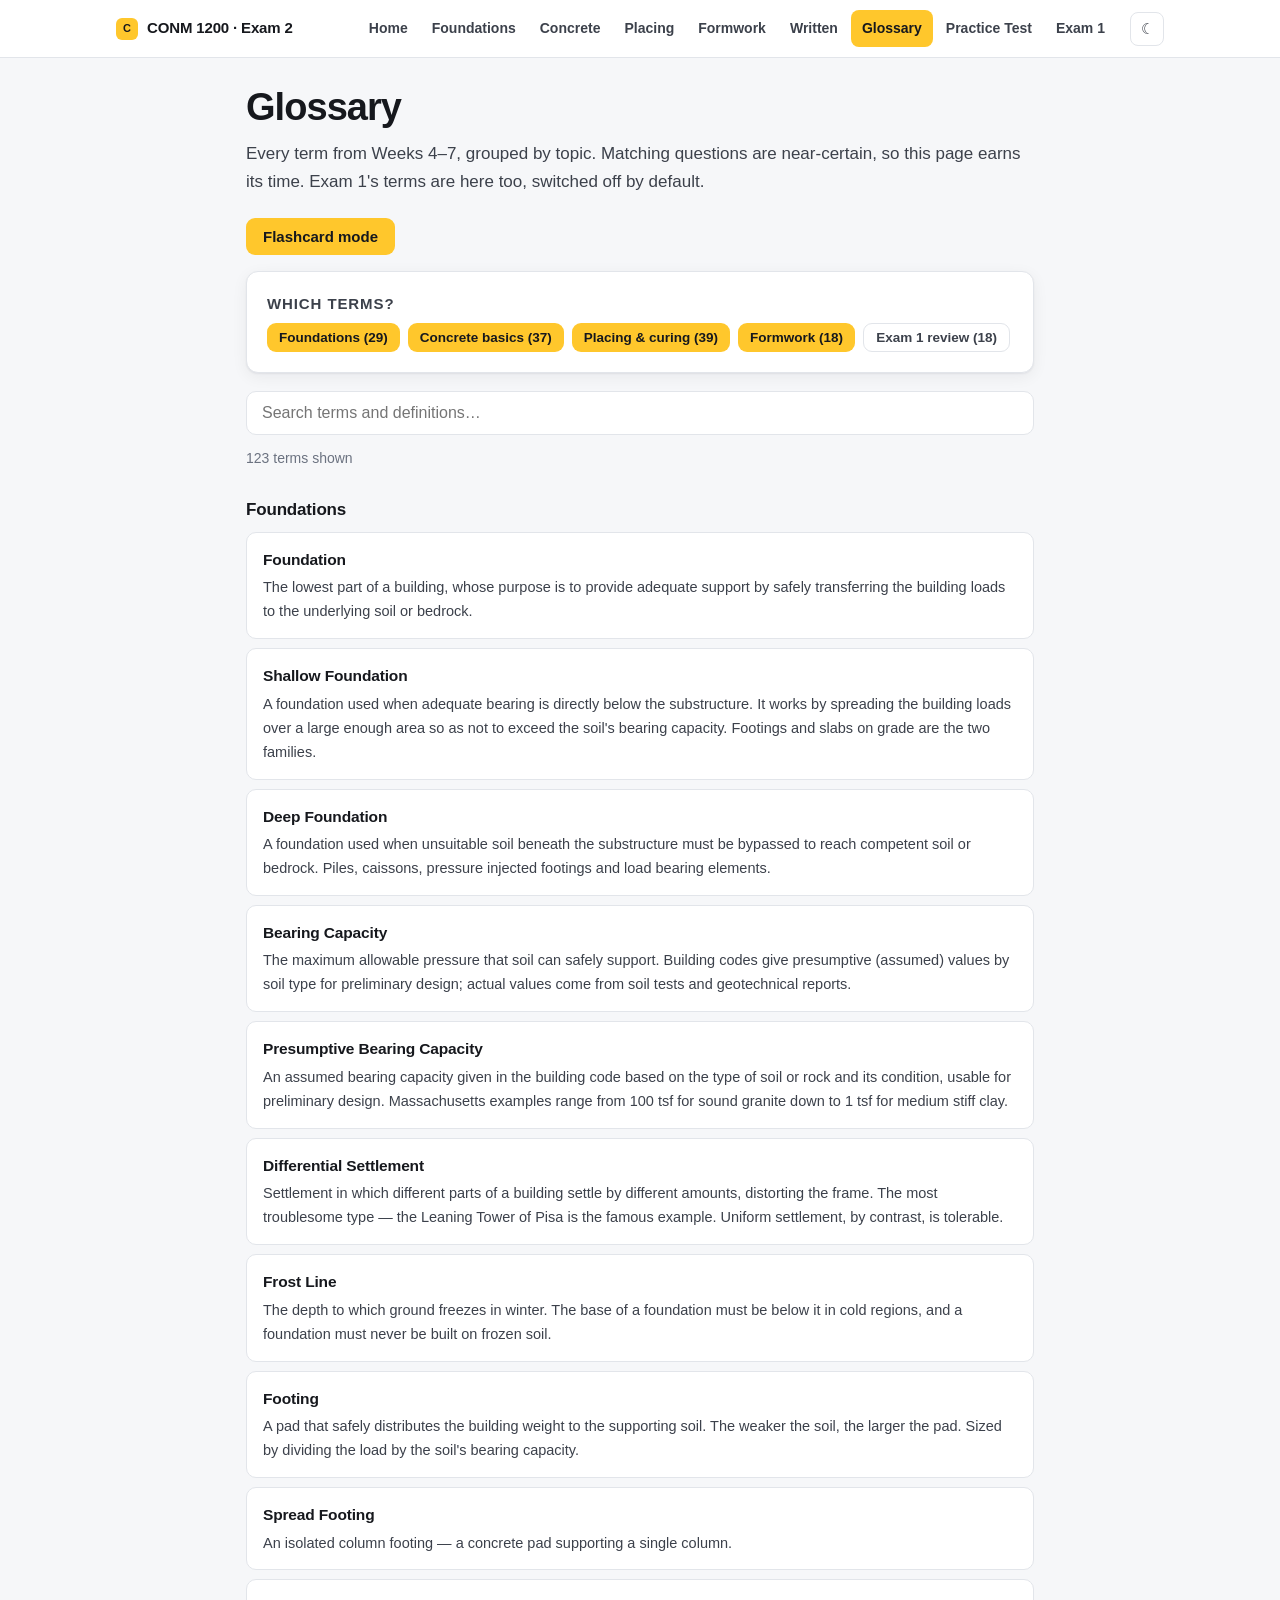
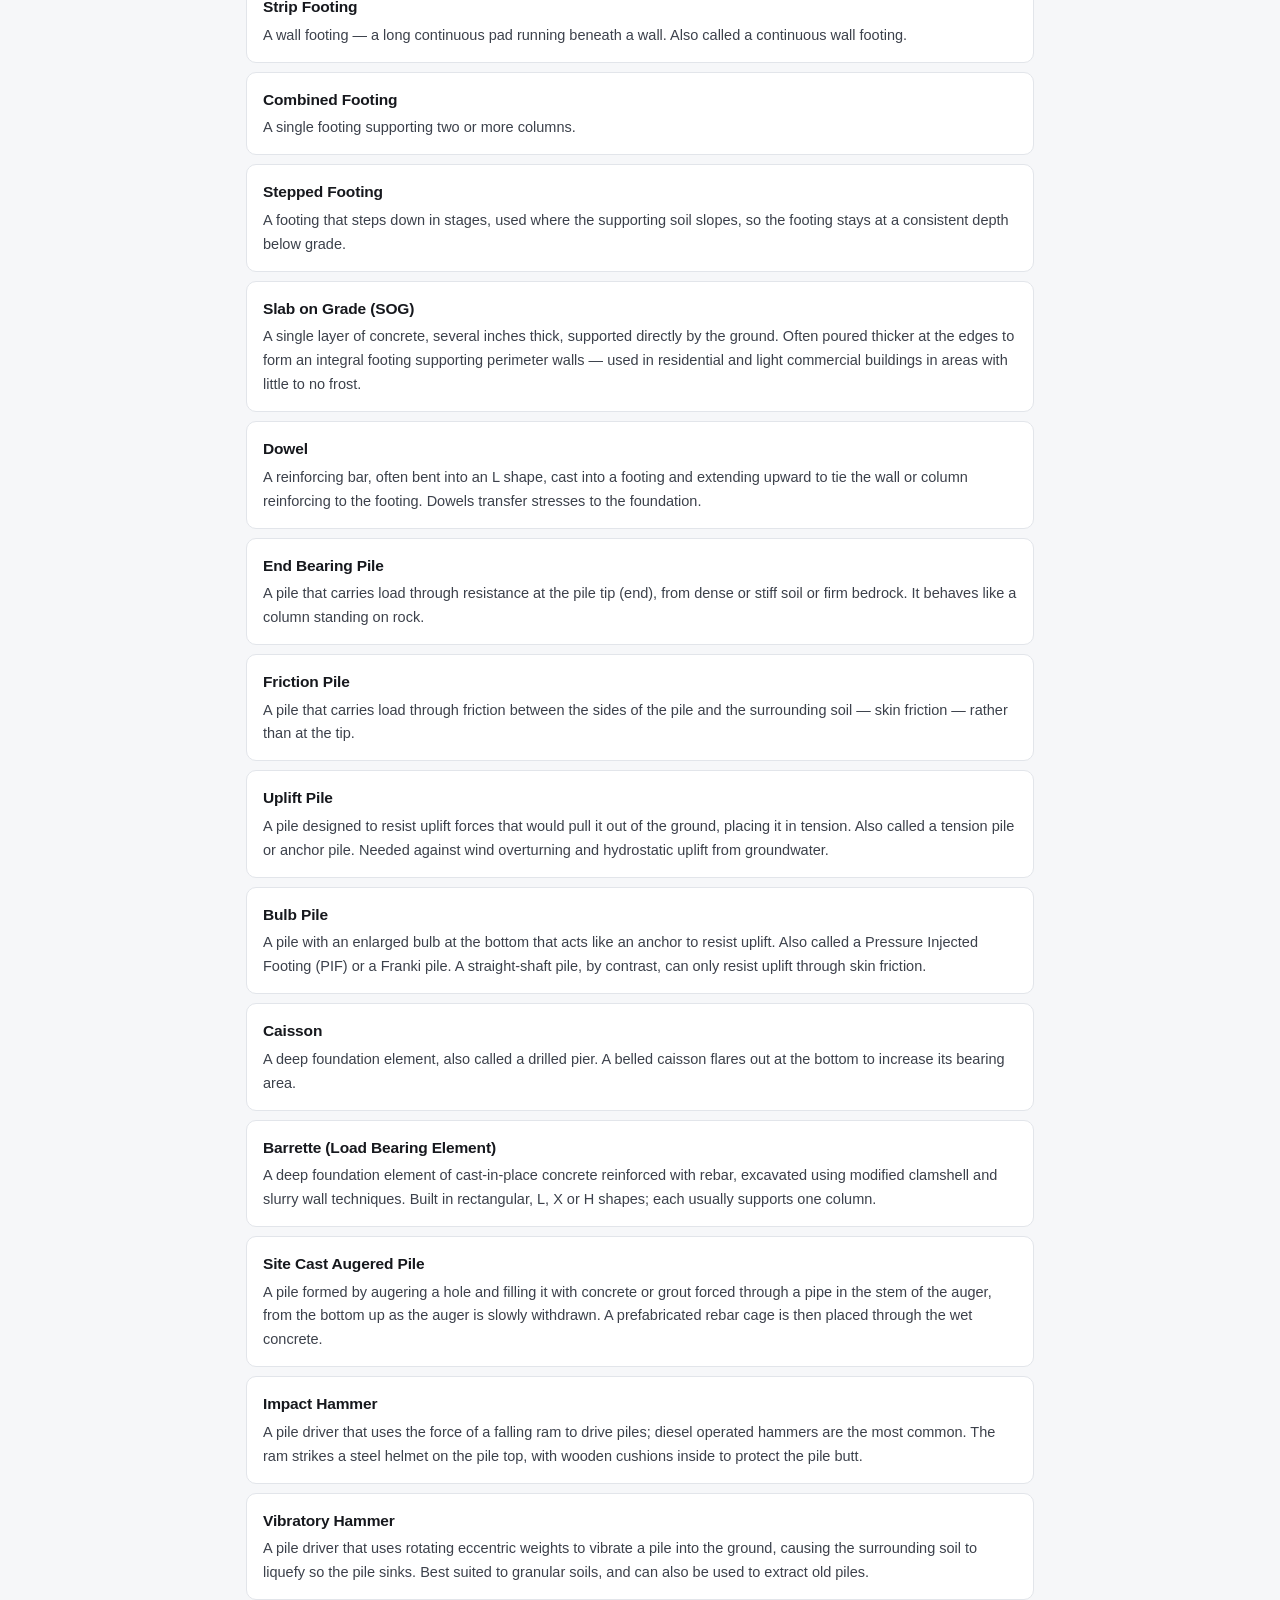
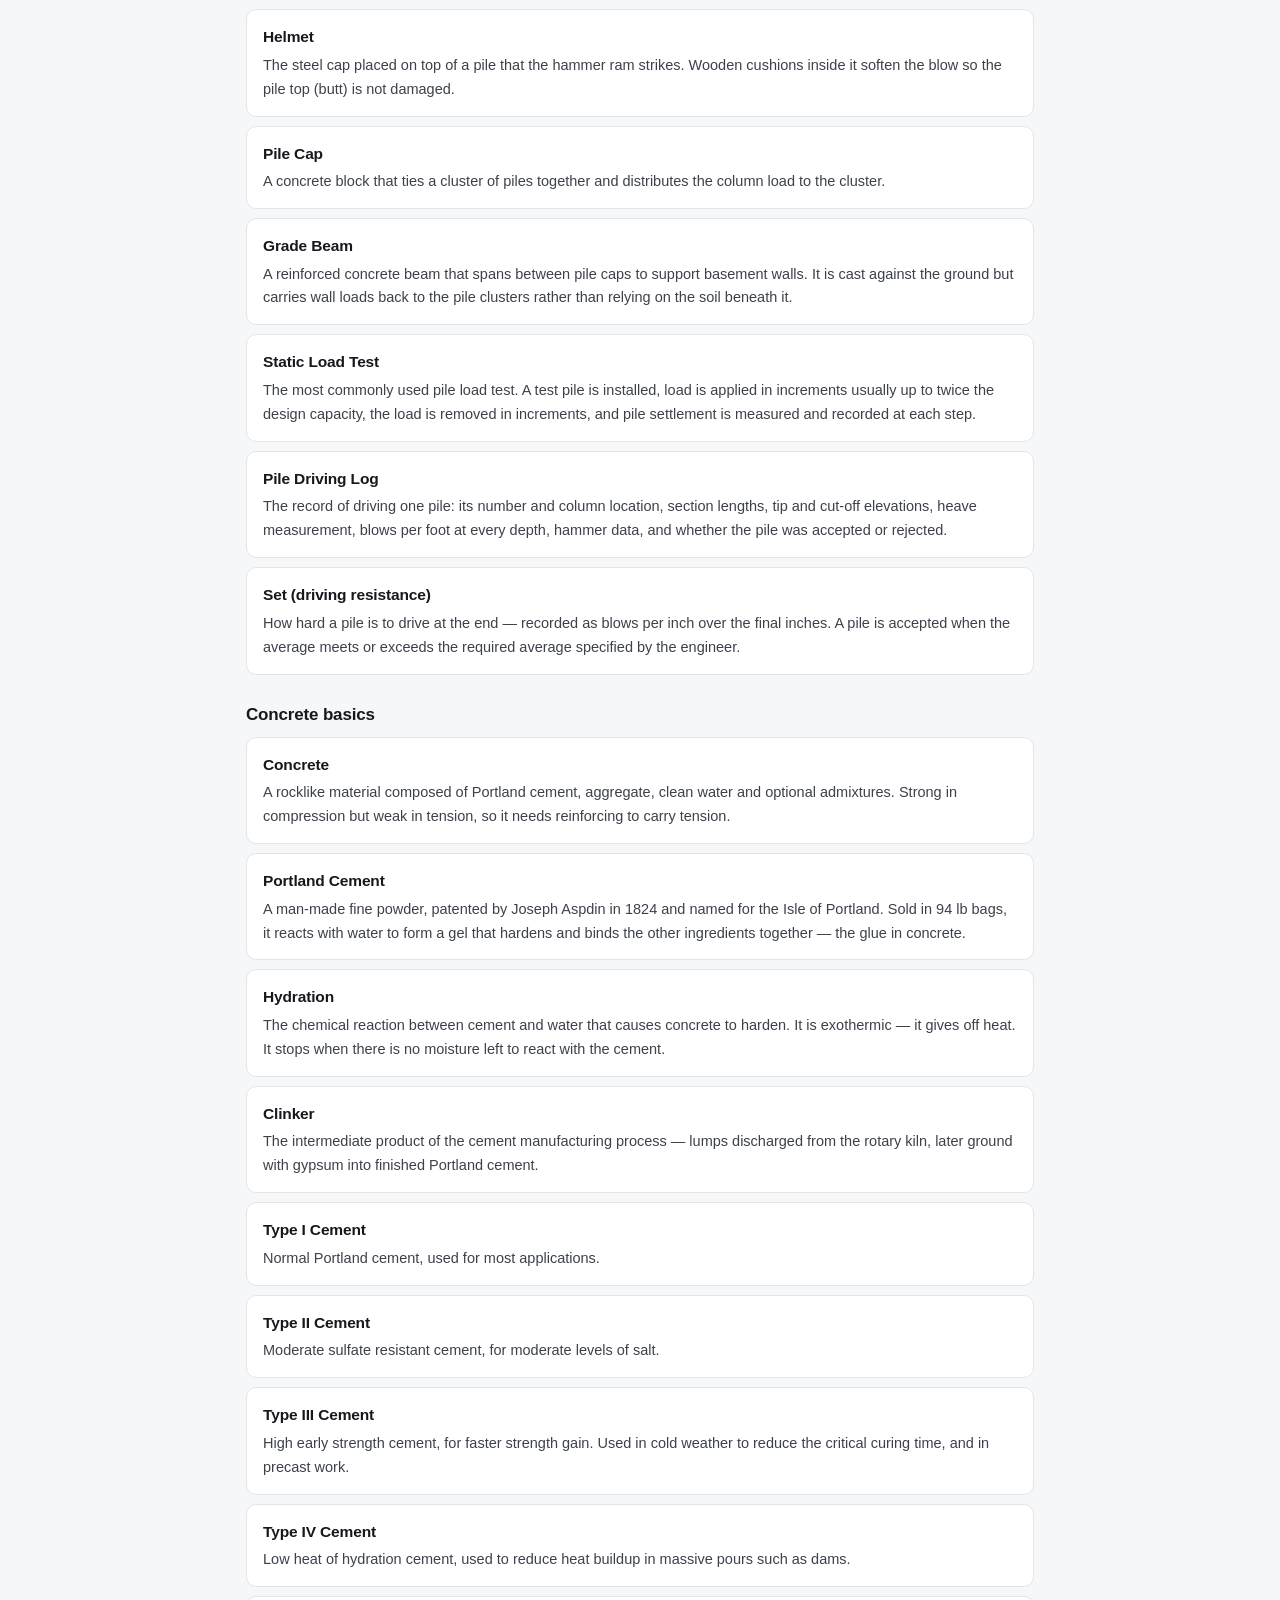
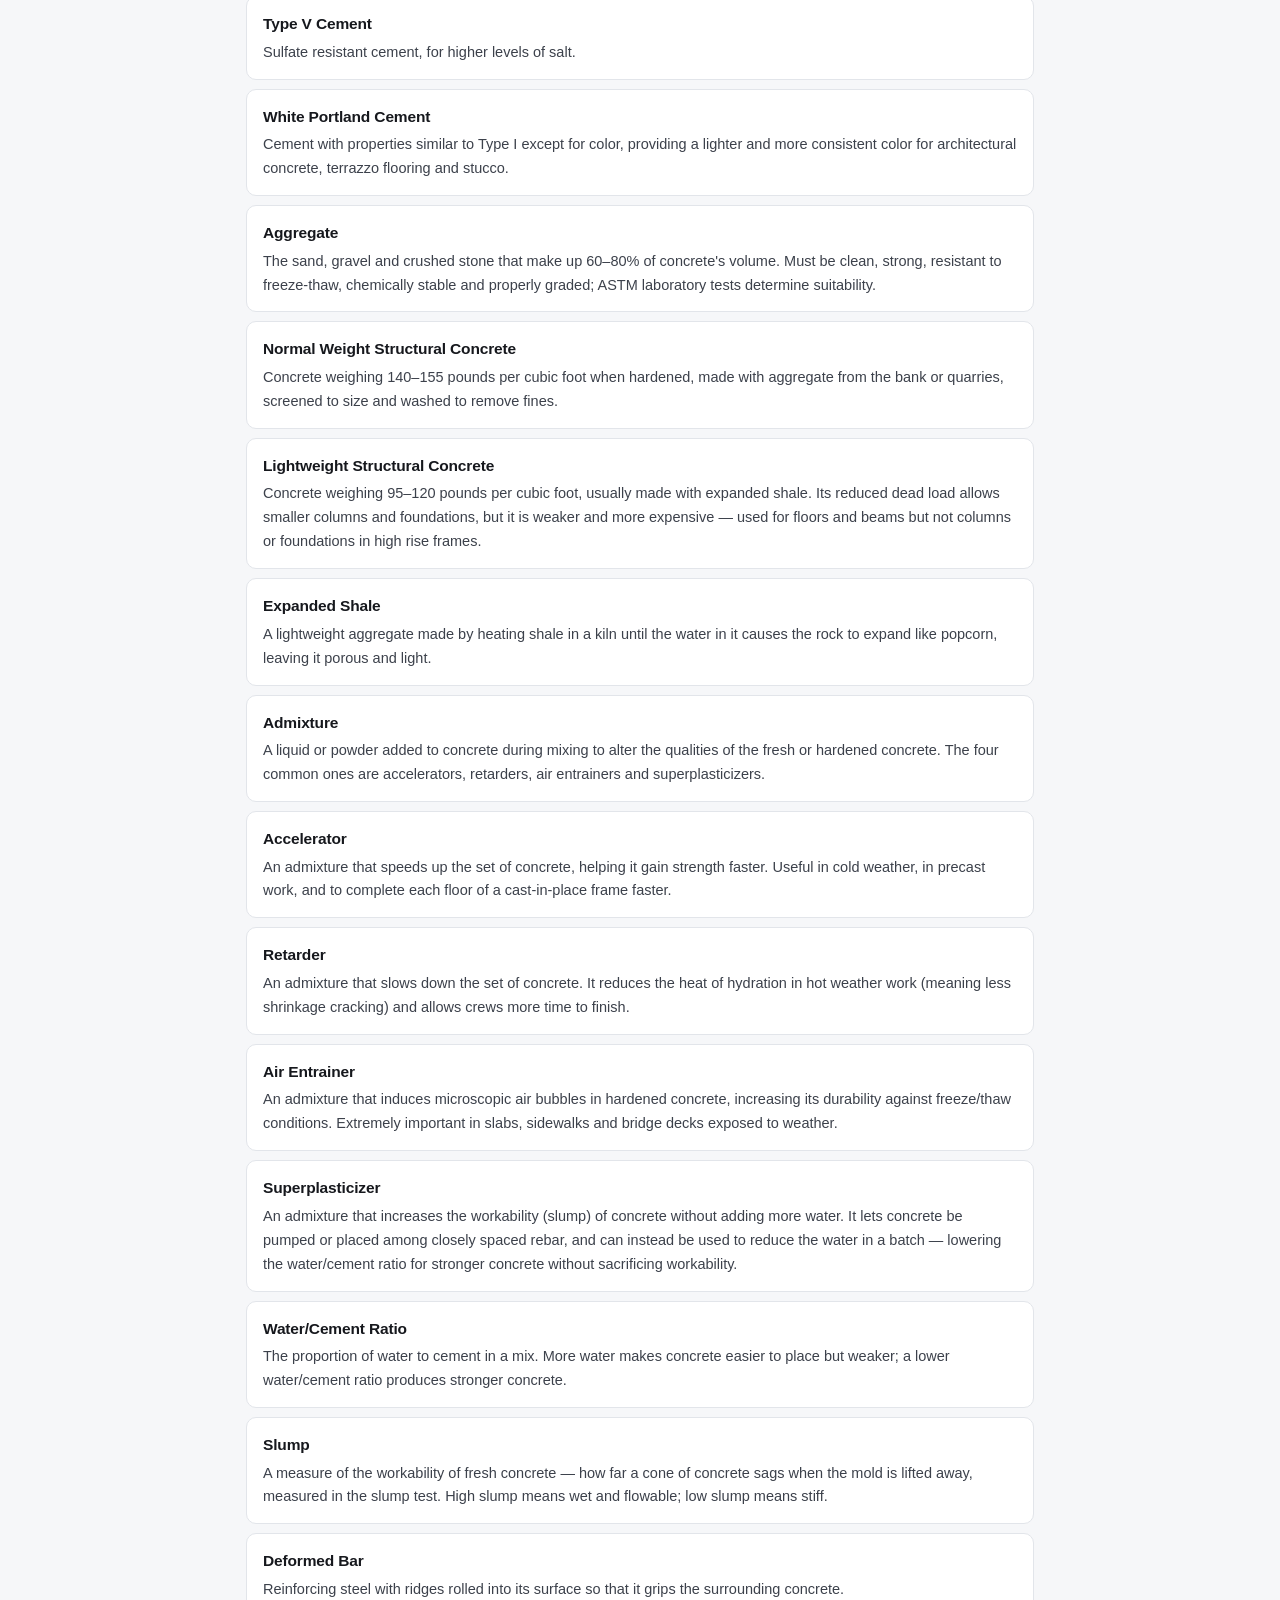
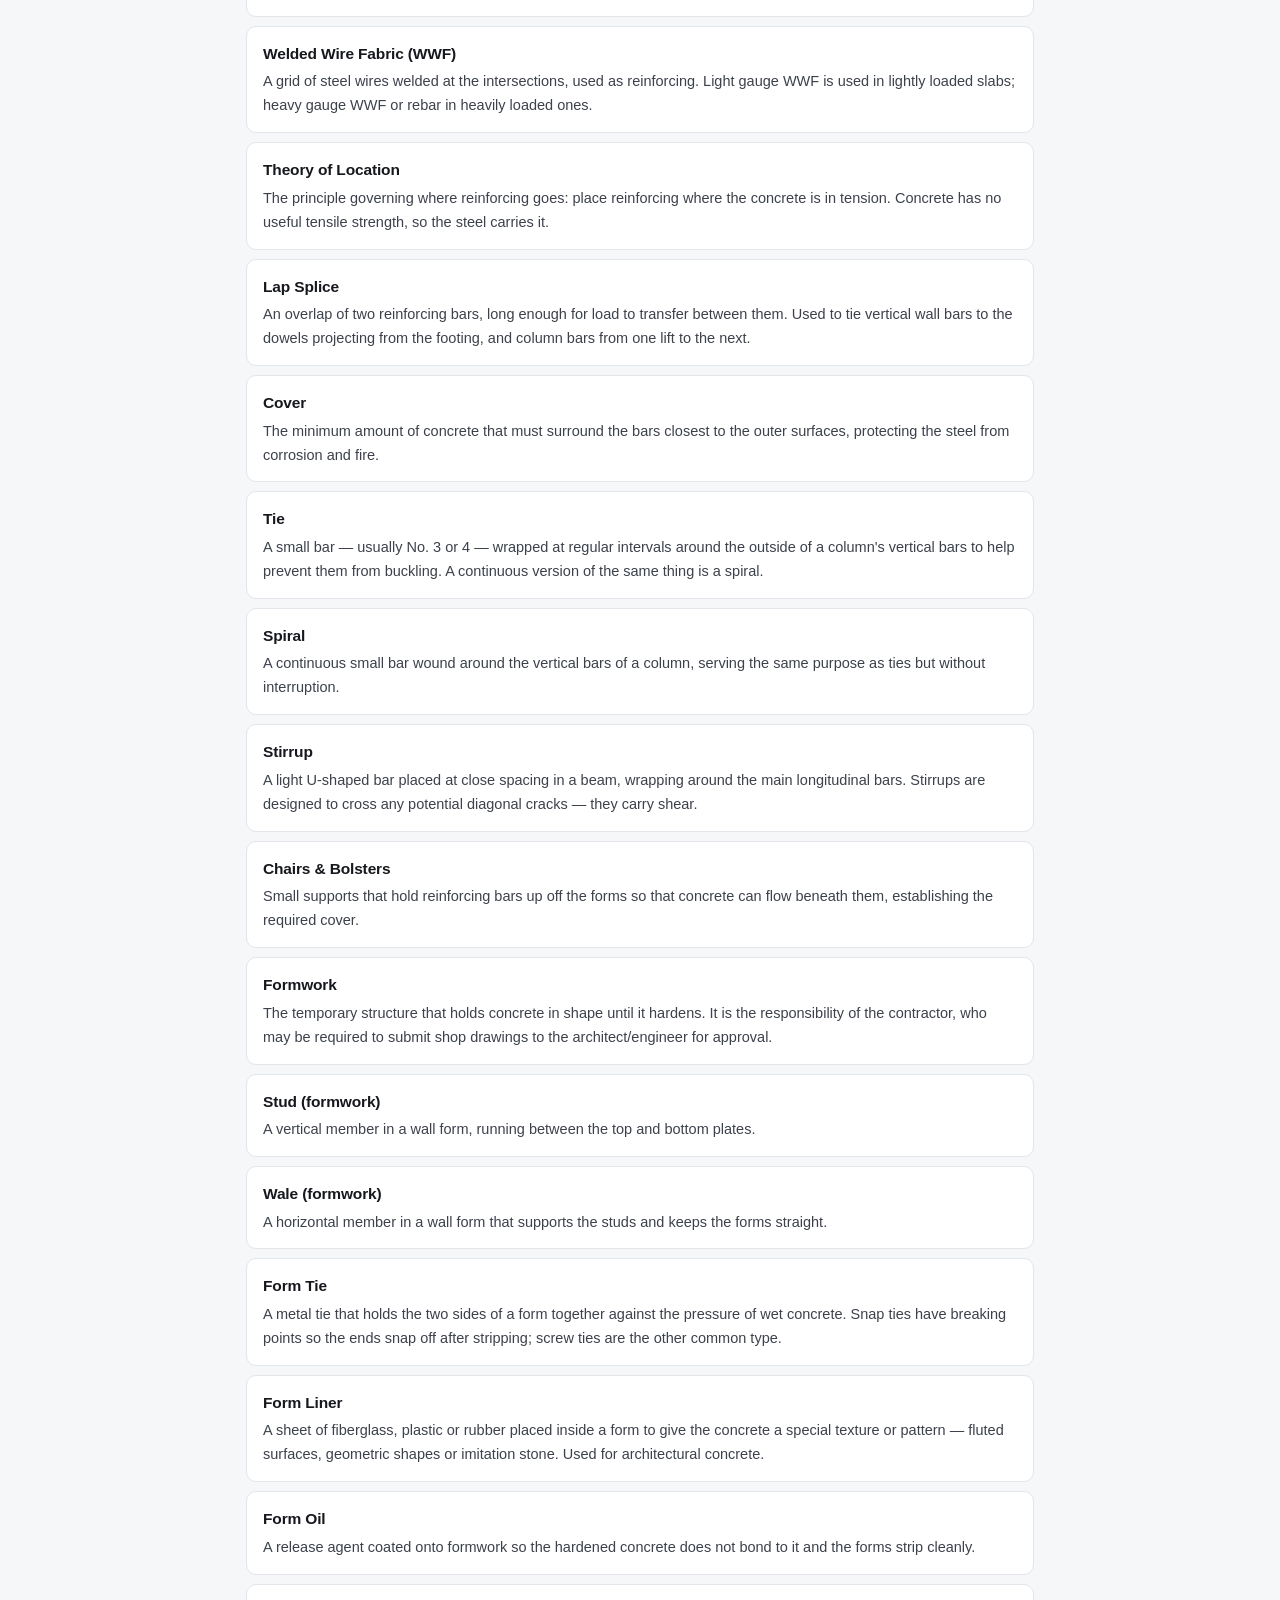
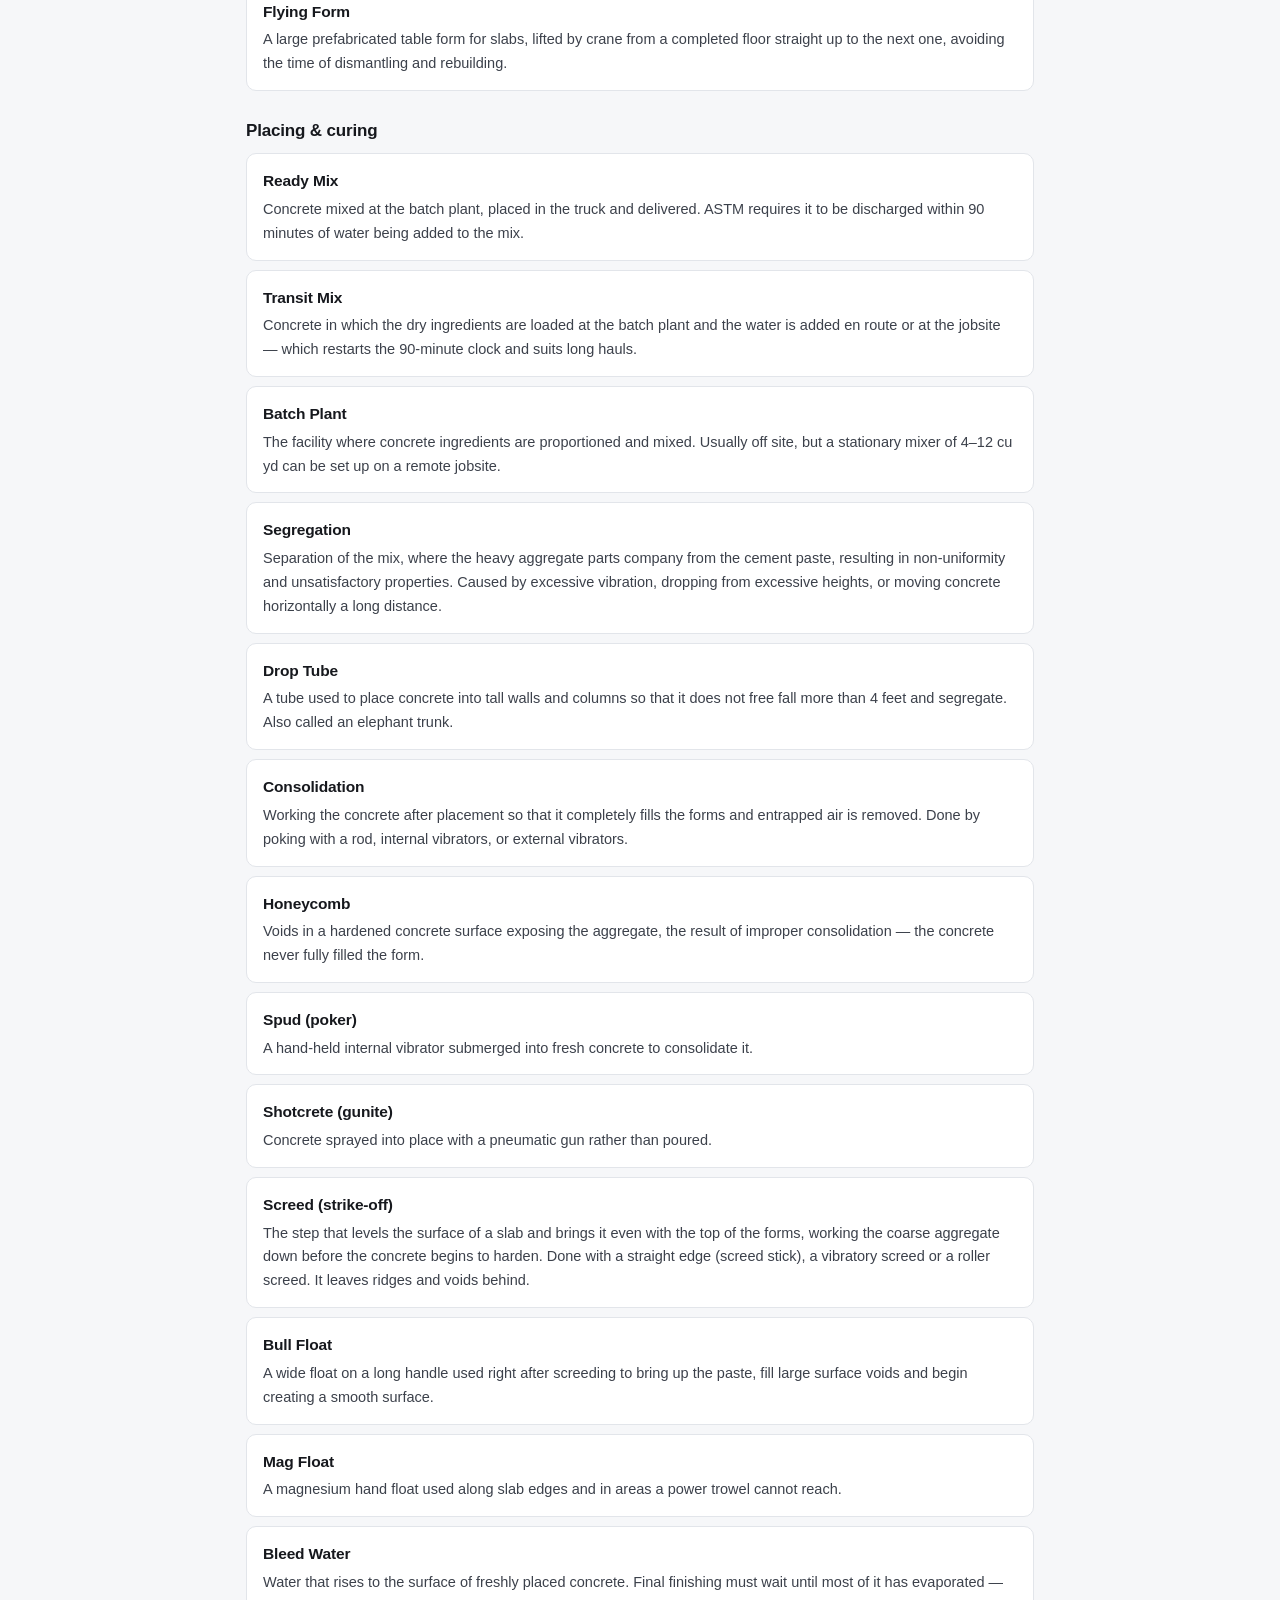
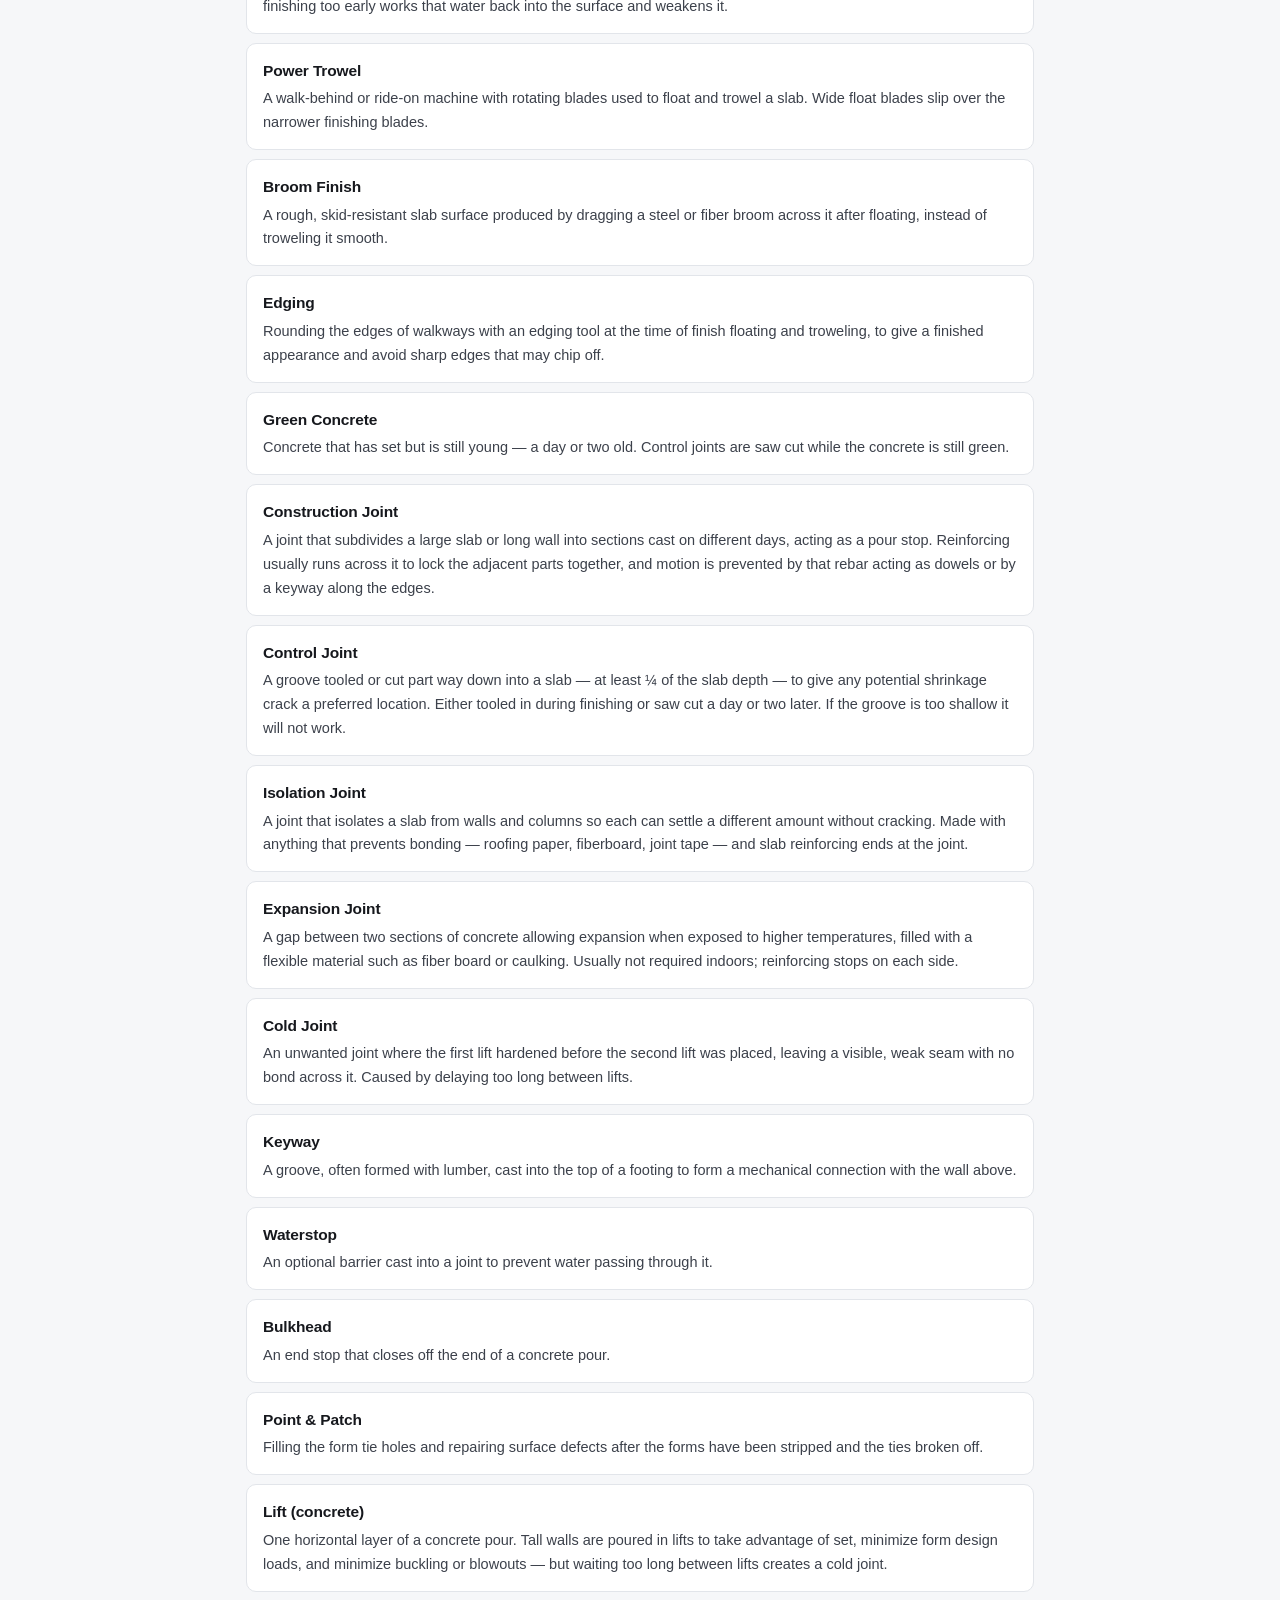
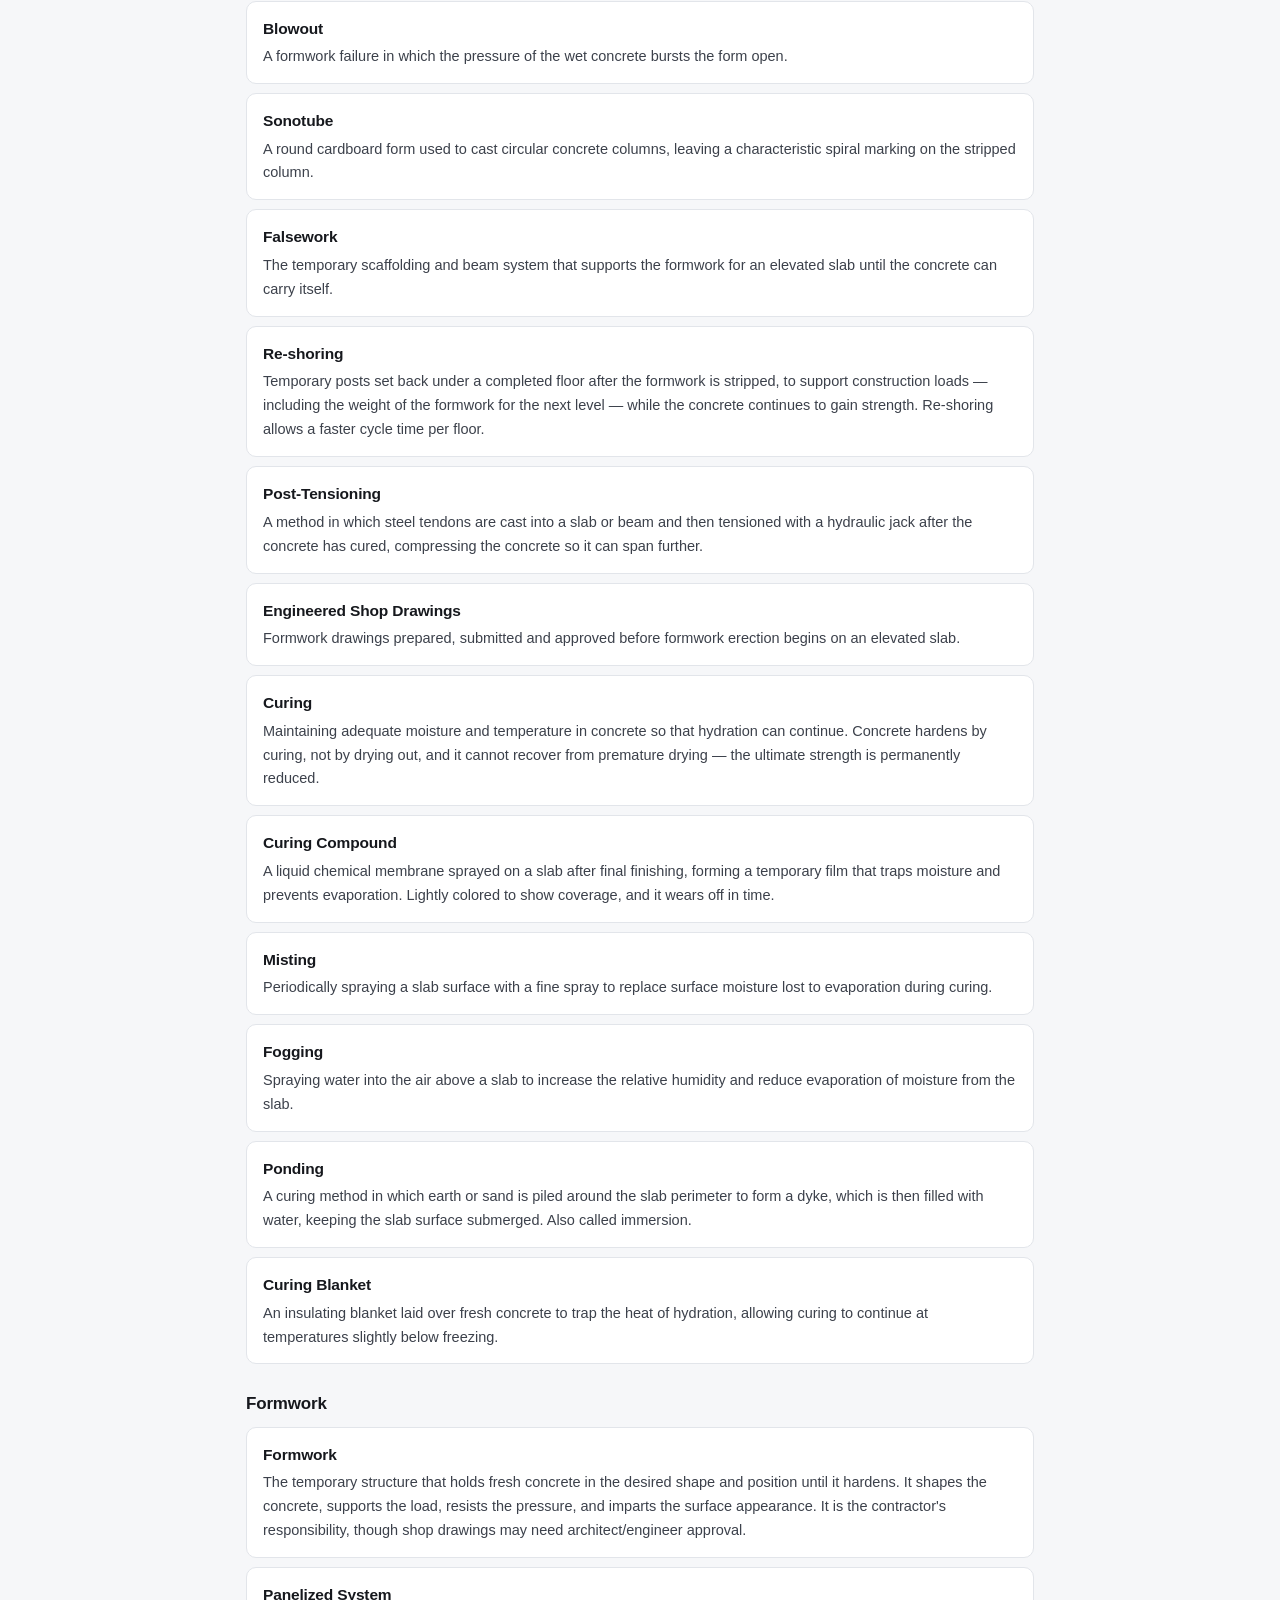
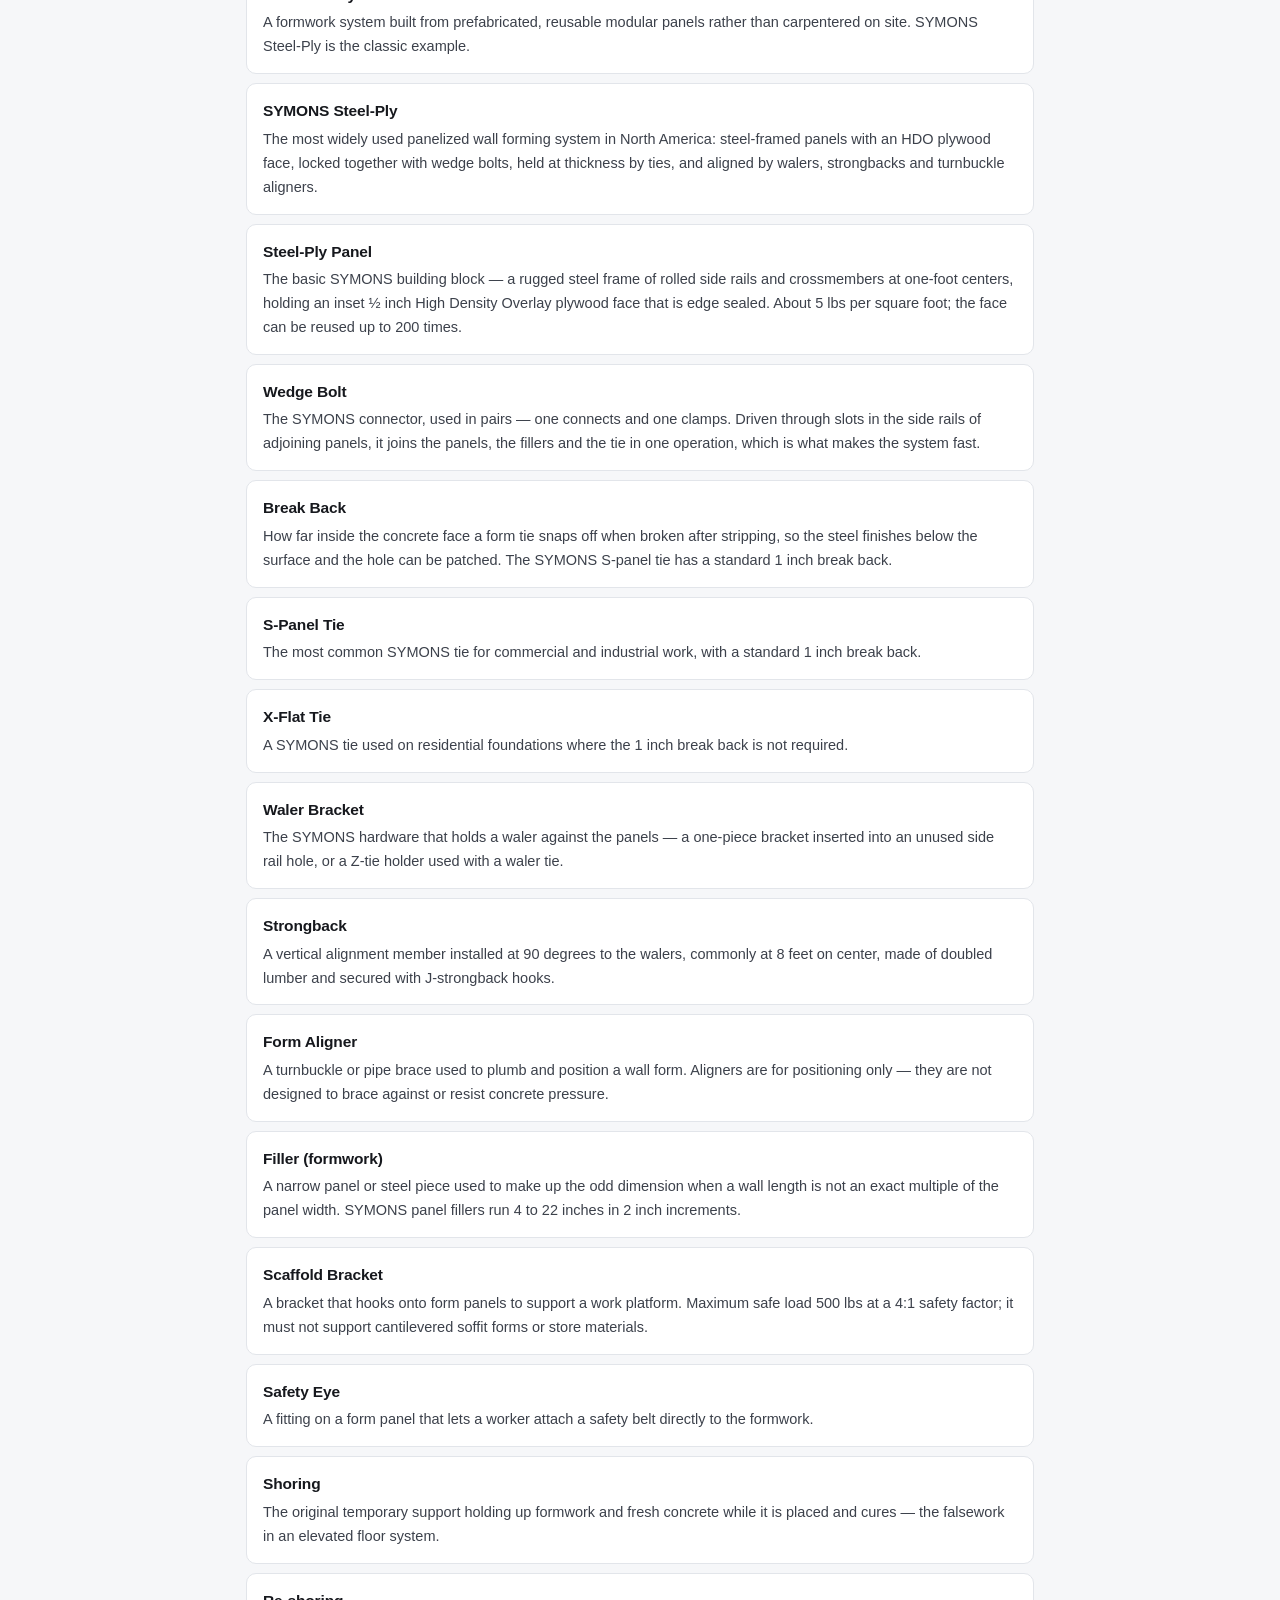
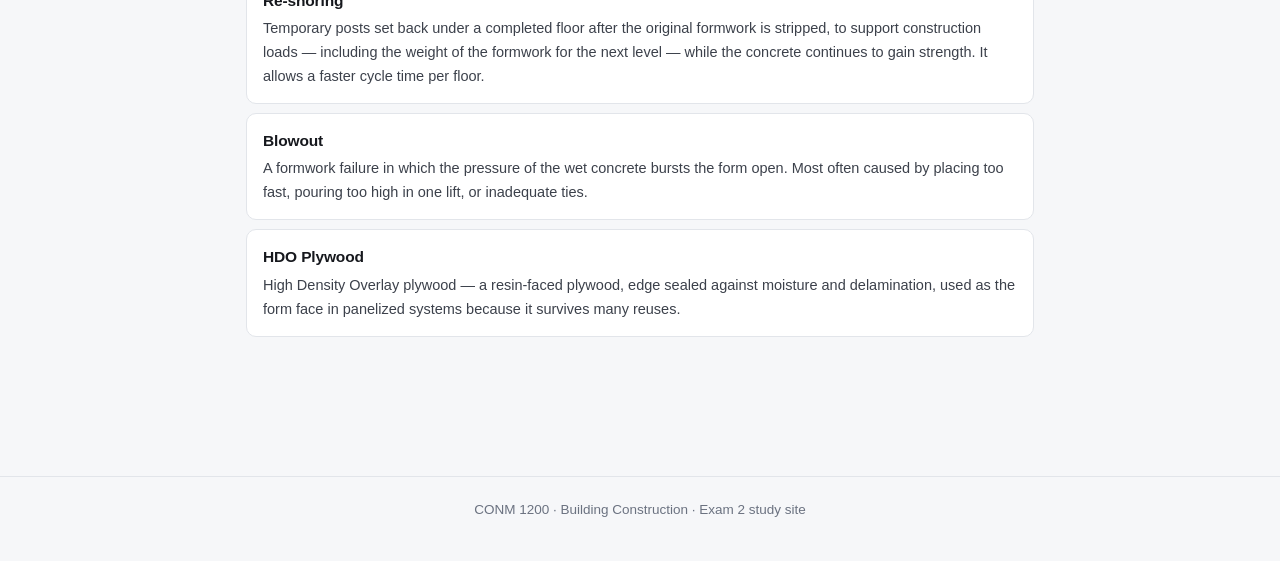
<file: glossary.html>
<!DOCTYPE html>
<html lang="en">
<head>
<meta charset="utf-8">
<meta name="viewport" content="width=device-width, initial-scale=1">
<title>Glossary — CONM 1200 Exam 2</title>
<meta name="description" content="Every term from CONM 1200 Weeks 4-7, searchable, with a flashcard mode. Exam 1 terms included for review.">
<link rel="stylesheet" href="style.css">
<link rel="icon" href="data:image/svg+xml,<svg xmlns='http://www.w3.org/2000/svg' viewBox='0 0 100 100'><text y='.9em' font-size='90'>🏗️</text></svg>">
</head>
<body>

<header class="topbar">
  <div class="topbar-inner">
    <a class="brand" href="index.html"><span class="dot">C</span> CONM 1200 · Exam 2</a>
    <nav class="main">
      <a href="index.html" data-short="Home">Home</a>
      <a href="foundations.html" data-short="Found.">Foundations</a>
      <a href="concrete.html" data-short="Concrete">Concrete</a>
      <a href="placing.html" data-short="Placing">Placing</a>
      <a href="formwork.html" data-short="Formwork">Formwork</a>
      <a href="written.html" data-short="Written">Written</a>
      <a href="glossary.html" data-short="Terms">Glossary</a>
      <a href="quiz.html" data-short="Test">Practice Test</a>
      <a href="review.html" data-short="Exam 1">Exam 1</a>
    </nav>
    <button class="theme-btn" title="Toggle light/dark">☾</button>
  </div>
</header>

<main class="wrap narrow">

  <h1>Glossary</h1>
  <p class="lede">Every term from Weeks 4–7, grouped by topic. Matching questions are near-certain, so this page earns its time. Exam 1's terms are here too, switched off by default.</p>

  <div class="btnrow">
    <button class="btn" id="startflash">Flashcard mode</button>
    <button class="btn ghost" id="backtolist" style="display:none">Back to the list</button>
  </div>

  <!-- ---------- Flashcards ---------- -->
  <section id="flashmode" style="display:none">
    <div class="card" style="padding:14px 16px">
      <div style="display:flex;justify-content:space-between;align-items:center;flex-wrap:wrap;gap:10px">
        <span class="mono" id="fprogress" style="font-size:14px;color:var(--ink-3)"></span>
        <label style="font-size:14px;display:flex;gap:7px;align-items:center;cursor:pointer">
          <input type="checkbox" id="reverse" style="accent-color:var(--gold-deep)"> Show definition first
        </label>
      </div>
    </div>

    <div class="flash" id="card">
      <div class="hint" id="fhint">Term</div>
      <div class="fterm" id="fterm"></div>
      <div class="fdef" id="fdef" style="display:none"></div>
      <div class="hint" id="ftap">Tap the card to flip</div>
    </div>

    <div class="btnrow" style="justify-content:center">
      <button class="btn ghost" id="fprev">← Back</button>
      <button class="btn" id="fflip">Flip</button>
      <button class="btn ghost" id="fnext">Next →</button>
    </div>
    <div class="btnrow" style="justify-content:center">
      <button class="btn ghost sm" id="fshuffle">Shuffle</button>
      <button class="btn ghost sm" id="frestart">Start over</button>
    </div>
    <p style="text-align:center;font-size:13.5px;color:var(--ink-3)">Space flips · arrow keys move · the deck follows whichever topics are switched on below.</p>
  </section>

  <!-- ---------- List ---------- -->
  <section id="listmode">
    <div class="card">
      <h4 style="margin-top:0">Which terms?</h4>
      <div id="filters" style="display:flex;flex-wrap:wrap;gap:8px"></div>
    </div>
    <input class="searchbar" id="search" type="search" placeholder="Search terms and definitions…" autocomplete="off">
    <p class="count" id="count"></p>
    <div id="terms"></div>
  </section>

</main>

<footer>CONM 1200 · Building Construction · Exam 2 study site</footer>

<script src="app.js"></script>
<script>
(function () {
  "use strict";

  // [term, definition, group]
  var TERMS = [
    /* ---------- FOUNDATIONS ---------- */
    ["Foundation", "The lowest part of a building, whose purpose is to provide adequate support by safely transferring the building loads to the underlying soil or bedrock.", "Foundations"],
    ["Shallow Foundation", "A foundation used when adequate bearing is directly below the substructure. It works by spreading the building loads over a large enough area so as not to exceed the soil's bearing capacity. Footings and slabs on grade are the two families.", "Foundations"],
    ["Deep Foundation", "A foundation used when unsuitable soil beneath the substructure must be bypassed to reach competent soil or bedrock. Piles, caissons, pressure injected footings and load bearing elements.", "Foundations"],
    ["Bearing Capacity", "The maximum allowable pressure that soil can safely support. Building codes give presumptive (assumed) values by soil type for preliminary design; actual values come from soil tests and geotechnical reports.", "Foundations"],
    ["Presumptive Bearing Capacity", "An assumed bearing capacity given in the building code based on the type of soil or rock and its condition, usable for preliminary design. Massachusetts examples range from 100 tsf for sound granite down to 1 tsf for medium stiff clay.", "Foundations"],
    ["Differential Settlement", "Settlement in which different parts of a building settle by different amounts, distorting the frame. The most troublesome type — the Leaning Tower of Pisa is the famous example. Uniform settlement, by contrast, is tolerable.", "Foundations"],
    ["Frost Line", "The depth to which ground freezes in winter. The base of a foundation must be below it in cold regions, and a foundation must never be built on frozen soil.", "Foundations"],
    ["Footing", "A pad that safely distributes the building weight to the supporting soil. The weaker the soil, the larger the pad. Sized by dividing the load by the soil's bearing capacity.", "Foundations"],
    ["Spread Footing", "An isolated column footing — a concrete pad supporting a single column.", "Foundations"],
    ["Strip Footing", "A wall footing — a long continuous pad running beneath a wall. Also called a continuous wall footing.", "Foundations"],
    ["Combined Footing", "A single footing supporting two or more columns.", "Foundations"],
    ["Stepped Footing", "A footing that steps down in stages, used where the supporting soil slopes, so the footing stays at a consistent depth below grade.", "Foundations"],
    ["Slab on Grade (SOG)", "A single layer of concrete, several inches thick, supported directly by the ground. Often poured thicker at the edges to form an integral footing supporting perimeter walls — used in residential and light commercial buildings in areas with little to no frost.", "Foundations"],
    ["Dowel", "A reinforcing bar, often bent into an L shape, cast into a footing and extending upward to tie the wall or column reinforcing to the footing. Dowels transfer stresses to the foundation.", "Foundations"],
    ["End Bearing Pile", "A pile that carries load through resistance at the pile tip (end), from dense or stiff soil or firm bedrock. It behaves like a column standing on rock.", "Foundations"],
    ["Friction Pile", "A pile that carries load through friction between the sides of the pile and the surrounding soil — skin friction — rather than at the tip.", "Foundations"],
    ["Uplift Pile", "A pile designed to resist uplift forces that would pull it out of the ground, placing it in tension. Also called a tension pile or anchor pile. Needed against wind overturning and hydrostatic uplift from groundwater.", "Foundations"],
    ["Bulb Pile", "A pile with an enlarged bulb at the bottom that acts like an anchor to resist uplift. Also called a Pressure Injected Footing (PIF) or a Franki pile. A straight-shaft pile, by contrast, can only resist uplift through skin friction.", "Foundations"],
    ["Caisson", "A deep foundation element, also called a drilled pier. A belled caisson flares out at the bottom to increase its bearing area.", "Foundations"],
    ["Barrette (Load Bearing Element)", "A deep foundation element of cast-in-place concrete reinforced with rebar, excavated using modified clamshell and slurry wall techniques. Built in rectangular, L, X or H shapes; each usually supports one column.", "Foundations"],
    ["Site Cast Augered Pile", "A pile formed by augering a hole and filling it with concrete or grout forced through a pipe in the stem of the auger, from the bottom up as the auger is slowly withdrawn. A prefabricated rebar cage is then placed through the wet concrete.", "Foundations"],
    ["Impact Hammer", "A pile driver that uses the force of a falling ram to drive piles; diesel operated hammers are the most common. The ram strikes a steel helmet on the pile top, with wooden cushions inside to protect the pile butt.", "Foundations"],
    ["Vibratory Hammer", "A pile driver that uses rotating eccentric weights to vibrate a pile into the ground, causing the surrounding soil to liquefy so the pile sinks. Best suited to granular soils, and can also be used to extract old piles.", "Foundations"],
    ["Helmet", "The steel cap placed on top of a pile that the hammer ram strikes. Wooden cushions inside it soften the blow so the pile top (butt) is not damaged.", "Foundations"],
    ["Pile Cap", "A concrete block that ties a cluster of piles together and distributes the column load to the cluster.", "Foundations"],
    ["Grade Beam", "A reinforced concrete beam that spans between pile caps to support basement walls. It is cast against the ground but carries wall loads back to the pile clusters rather than relying on the soil beneath it.", "Foundations"],
    ["Static Load Test", "The most commonly used pile load test. A test pile is installed, load is applied in increments usually up to twice the design capacity, the load is removed in increments, and pile settlement is measured and recorded at each step.", "Foundations"],
    ["Pile Driving Log", "The record of driving one pile: its number and column location, section lengths, tip and cut-off elevations, heave measurement, blows per foot at every depth, hammer data, and whether the pile was accepted or rejected.", "Foundations"],
    ["Set (driving resistance)", "How hard a pile is to drive at the end — recorded as blows per inch over the final inches. A pile is accepted when the average meets or exceeds the required average specified by the engineer.", "Foundations"],

    /* ---------- CONCRETE BASICS ---------- */
    ["Concrete", "A rocklike material composed of Portland cement, aggregate, clean water and optional admixtures. Strong in compression but weak in tension, so it needs reinforcing to carry tension.", "Concrete basics"],
    ["Portland Cement", "A man-made fine powder, patented by Joseph Aspdin in 1824 and named for the Isle of Portland. Sold in 94 lb bags, it reacts with water to form a gel that hardens and binds the other ingredients together — the glue in concrete.", "Concrete basics"],
    ["Hydration", "The chemical reaction between cement and water that causes concrete to harden. It is exothermic — it gives off heat. It stops when there is no moisture left to react with the cement.", "Concrete basics"],
    ["Clinker", "The intermediate product of the cement manufacturing process — lumps discharged from the rotary kiln, later ground with gypsum into finished Portland cement.", "Concrete basics"],
    ["Type I Cement", "Normal Portland cement, used for most applications.", "Concrete basics"],
    ["Type II Cement", "Moderate sulfate resistant cement, for moderate levels of salt.", "Concrete basics"],
    ["Type III Cement", "High early strength cement, for faster strength gain. Used in cold weather to reduce the critical curing time, and in precast work.", "Concrete basics"],
    ["Type IV Cement", "Low heat of hydration cement, used to reduce heat buildup in massive pours such as dams.", "Concrete basics"],
    ["Type V Cement", "Sulfate resistant cement, for higher levels of salt.", "Concrete basics"],
    ["White Portland Cement", "Cement with properties similar to Type I except for color, providing a lighter and more consistent color for architectural concrete, terrazzo flooring and stucco.", "Concrete basics"],
    ["Aggregate", "The sand, gravel and crushed stone that make up 60–80% of concrete's volume. Must be clean, strong, resistant to freeze-thaw, chemically stable and properly graded; ASTM laboratory tests determine suitability.", "Concrete basics"],
    ["Normal Weight Structural Concrete", "Concrete weighing 140–155 pounds per cubic foot when hardened, made with aggregate from the bank or quarries, screened to size and washed to remove fines.", "Concrete basics"],
    ["Lightweight Structural Concrete", "Concrete weighing 95–120 pounds per cubic foot, usually made with expanded shale. Its reduced dead load allows smaller columns and foundations, but it is weaker and more expensive — used for floors and beams but not columns or foundations in high rise frames.", "Concrete basics"],
    ["Expanded Shale", "A lightweight aggregate made by heating shale in a kiln until the water in it causes the rock to expand like popcorn, leaving it porous and light.", "Concrete basics"],
    ["Admixture", "A liquid or powder added to concrete during mixing to alter the qualities of the fresh or hardened concrete. The four common ones are accelerators, retarders, air entrainers and superplasticizers.", "Concrete basics"],
    ["Accelerator", "An admixture that speeds up the set of concrete, helping it gain strength faster. Useful in cold weather, in precast work, and to complete each floor of a cast-in-place frame faster.", "Concrete basics"],
    ["Retarder", "An admixture that slows down the set of concrete. It reduces the heat of hydration in hot weather work (meaning less shrinkage cracking) and allows crews more time to finish.", "Concrete basics"],
    ["Air Entrainer", "An admixture that induces microscopic air bubbles in hardened concrete, increasing its durability against freeze/thaw conditions. Extremely important in slabs, sidewalks and bridge decks exposed to weather.", "Concrete basics"],
    ["Superplasticizer", "An admixture that increases the workability (slump) of concrete without adding more water. It lets concrete be pumped or placed among closely spaced rebar, and can instead be used to reduce the water in a batch — lowering the water/cement ratio for stronger concrete without sacrificing workability.", "Concrete basics"],
    ["Water/Cement Ratio", "The proportion of water to cement in a mix. More water makes concrete easier to place but weaker; a lower water/cement ratio produces stronger concrete.", "Concrete basics"],
    ["Slump", "A measure of the workability of fresh concrete — how far a cone of concrete sags when the mold is lifted away, measured in the slump test. High slump means wet and flowable; low slump means stiff.", "Concrete basics"],
    ["Deformed Bar", "Reinforcing steel with ridges rolled into its surface so that it grips the surrounding concrete.", "Concrete basics"],
    ["Welded Wire Fabric (WWF)", "A grid of steel wires welded at the intersections, used as reinforcing. Light gauge WWF is used in lightly loaded slabs; heavy gauge WWF or rebar in heavily loaded ones.", "Concrete basics"],
    ["Theory of Location", "The principle governing where reinforcing goes: place reinforcing where the concrete is in tension. Concrete has no useful tensile strength, so the steel carries it.", "Concrete basics"],
    ["Lap Splice", "An overlap of two reinforcing bars, long enough for load to transfer between them. Used to tie vertical wall bars to the dowels projecting from the footing, and column bars from one lift to the next.", "Concrete basics"],
    ["Cover", "The minimum amount of concrete that must surround the bars closest to the outer surfaces, protecting the steel from corrosion and fire.", "Concrete basics"],
    ["Tie", "A small bar — usually No. 3 or 4 — wrapped at regular intervals around the outside of a column's vertical bars to help prevent them from buckling. A continuous version of the same thing is a spiral.", "Concrete basics"],
    ["Spiral", "A continuous small bar wound around the vertical bars of a column, serving the same purpose as ties but without interruption.", "Concrete basics"],
    ["Stirrup", "A light U-shaped bar placed at close spacing in a beam, wrapping around the main longitudinal bars. Stirrups are designed to cross any potential diagonal cracks — they carry shear.", "Concrete basics"],
    ["Chairs & Bolsters", "Small supports that hold reinforcing bars up off the forms so that concrete can flow beneath them, establishing the required cover.", "Concrete basics"],
    ["Formwork", "The temporary structure that holds concrete in shape until it hardens. It is the responsibility of the contractor, who may be required to submit shop drawings to the architect/engineer for approval.", "Concrete basics"],
    ["Stud (formwork)", "A vertical member in a wall form, running between the top and bottom plates.", "Concrete basics"],
    ["Wale (formwork)", "A horizontal member in a wall form that supports the studs and keeps the forms straight.", "Concrete basics"],
    ["Form Tie", "A metal tie that holds the two sides of a form together against the pressure of wet concrete. Snap ties have breaking points so the ends snap off after stripping; screw ties are the other common type.", "Concrete basics"],
    ["Form Liner", "A sheet of fiberglass, plastic or rubber placed inside a form to give the concrete a special texture or pattern — fluted surfaces, geometric shapes or imitation stone. Used for architectural concrete.", "Concrete basics"],
    ["Form Oil", "A release agent coated onto formwork so the hardened concrete does not bond to it and the forms strip cleanly.", "Concrete basics"],
    ["Flying Form", "A large prefabricated table form for slabs, lifted by crane from a completed floor straight up to the next one, avoiding the time of dismantling and rebuilding.", "Concrete basics"],

    /* ---------- PLACING, FINISHING, CURING ---------- */
    ["Ready Mix", "Concrete mixed at the batch plant, placed in the truck and delivered. ASTM requires it to be discharged within 90 minutes of water being added to the mix.", "Placing & curing"],
    ["Transit Mix", "Concrete in which the dry ingredients are loaded at the batch plant and the water is added en route or at the jobsite — which restarts the 90-minute clock and suits long hauls.", "Placing & curing"],
    ["Batch Plant", "The facility where concrete ingredients are proportioned and mixed. Usually off site, but a stationary mixer of 4–12 cu yd can be set up on a remote jobsite.", "Placing & curing"],
    ["Segregation", "Separation of the mix, where the heavy aggregate parts company from the cement paste, resulting in non-uniformity and unsatisfactory properties. Caused by excessive vibration, dropping from excessive heights, or moving concrete horizontally a long distance.", "Placing & curing"],
    ["Drop Tube", "A tube used to place concrete into tall walls and columns so that it does not free fall more than 4 feet and segregate. Also called an elephant trunk.", "Placing & curing"],
    ["Consolidation", "Working the concrete after placement so that it completely fills the forms and entrapped air is removed. Done by poking with a rod, internal vibrators, or external vibrators.", "Placing & curing"],
    ["Honeycomb", "Voids in a hardened concrete surface exposing the aggregate, the result of improper consolidation — the concrete never fully filled the form.", "Placing & curing"],
    ["Spud (poker)", "A hand-held internal vibrator submerged into fresh concrete to consolidate it.", "Placing & curing"],
    ["Shotcrete (gunite)", "Concrete sprayed into place with a pneumatic gun rather than poured.", "Placing & curing"],
    ["Screed (strike-off)", "The step that levels the surface of a slab and brings it even with the top of the forms, working the coarse aggregate down before the concrete begins to harden. Done with a straight edge (screed stick), a vibratory screed or a roller screed. It leaves ridges and voids behind.", "Placing & curing"],
    ["Bull Float", "A wide float on a long handle used right after screeding to bring up the paste, fill large surface voids and begin creating a smooth surface.", "Placing & curing"],
    ["Mag Float", "A magnesium hand float used along slab edges and in areas a power trowel cannot reach.", "Placing & curing"],
    ["Bleed Water", "Water that rises to the surface of freshly placed concrete. Final finishing must wait until most of it has evaporated — finishing too early works that water back into the surface and weakens it.", "Placing & curing"],
    ["Power Trowel", "A walk-behind or ride-on machine with rotating blades used to float and trowel a slab. Wide float blades slip over the narrower finishing blades.", "Placing & curing"],
    ["Broom Finish", "A rough, skid-resistant slab surface produced by dragging a steel or fiber broom across it after floating, instead of troweling it smooth.", "Placing & curing"],
    ["Edging", "Rounding the edges of walkways with an edging tool at the time of finish floating and troweling, to give a finished appearance and avoid sharp edges that may chip off.", "Placing & curing"],
    ["Green Concrete", "Concrete that has set but is still young — a day or two old. Control joints are saw cut while the concrete is still green.", "Placing & curing"],
    ["Construction Joint", "A joint that subdivides a large slab or long wall into sections cast on different days, acting as a pour stop. Reinforcing usually runs across it to lock the adjacent parts together, and motion is prevented by that rebar acting as dowels or by a keyway along the edges.", "Placing & curing"],
    ["Control Joint", "A groove tooled or cut part way down into a slab — at least ¼ of the slab depth — to give any potential shrinkage crack a preferred location. Either tooled in during finishing or saw cut a day or two later. If the groove is too shallow it will not work.", "Placing & curing"],
    ["Isolation Joint", "A joint that isolates a slab from walls and columns so each can settle a different amount without cracking. Made with anything that prevents bonding — roofing paper, fiberboard, joint tape — and slab reinforcing ends at the joint.", "Placing & curing"],
    ["Expansion Joint", "A gap between two sections of concrete allowing expansion when exposed to higher temperatures, filled with a flexible material such as fiber board or caulking. Usually not required indoors; reinforcing stops on each side.", "Placing & curing"],
    ["Cold Joint", "An unwanted joint where the first lift hardened before the second lift was placed, leaving a visible, weak seam with no bond across it. Caused by delaying too long between lifts.", "Placing & curing"],
    ["Keyway", "A groove, often formed with lumber, cast into the top of a footing to form a mechanical connection with the wall above.", "Placing & curing"],
    ["Waterstop", "An optional barrier cast into a joint to prevent water passing through it.", "Placing & curing"],
    ["Bulkhead", "An end stop that closes off the end of a concrete pour.", "Placing & curing"],
    ["Point & Patch", "Filling the form tie holes and repairing surface defects after the forms have been stripped and the ties broken off.", "Placing & curing"],
    ["Lift (concrete)", "One horizontal layer of a concrete pour. Tall walls are poured in lifts to take advantage of set, minimize form design loads, and minimize buckling or blowouts — but waiting too long between lifts creates a cold joint.", "Placing & curing"],
    ["Blowout", "A formwork failure in which the pressure of the wet concrete bursts the form open.", "Placing & curing"],
    ["Sonotube", "A round cardboard form used to cast circular concrete columns, leaving a characteristic spiral marking on the stripped column.", "Placing & curing"],
    ["Falsework", "The temporary scaffolding and beam system that supports the formwork for an elevated slab until the concrete can carry itself.", "Placing & curing"],
    ["Re-shoring", "Temporary posts set back under a completed floor after the formwork is stripped, to support construction loads — including the weight of the formwork for the next level — while the concrete continues to gain strength. Re-shoring allows a faster cycle time per floor.", "Placing & curing"],
    ["Post-Tensioning", "A method in which steel tendons are cast into a slab or beam and then tensioned with a hydraulic jack after the concrete has cured, compressing the concrete so it can span further.", "Placing & curing"],
    ["Engineered Shop Drawings", "Formwork drawings prepared, submitted and approved before formwork erection begins on an elevated slab.", "Placing & curing"],
    ["Curing", "Maintaining adequate moisture and temperature in concrete so that hydration can continue. Concrete hardens by curing, not by drying out, and it cannot recover from premature drying — the ultimate strength is permanently reduced.", "Placing & curing"],
    ["Curing Compound", "A liquid chemical membrane sprayed on a slab after final finishing, forming a temporary film that traps moisture and prevents evaporation. Lightly colored to show coverage, and it wears off in time.", "Placing & curing"],
    ["Misting", "Periodically spraying a slab surface with a fine spray to replace surface moisture lost to evaporation during curing.", "Placing & curing"],
    ["Fogging", "Spraying water into the air above a slab to increase the relative humidity and reduce evaporation of moisture from the slab.", "Placing & curing"],
    ["Ponding", "A curing method in which earth or sand is piled around the slab perimeter to form a dyke, which is then filled with water, keeping the slab surface submerged. Also called immersion.", "Placing & curing"],
    ["Curing Blanket", "An insulating blanket laid over fresh concrete to trap the heat of hydration, allowing curing to continue at temperatures slightly below freezing.", "Placing & curing"],

    /* ---------- FORMWORK ---------- */
    ["Formwork", "The temporary structure that holds fresh concrete in the desired shape and position until it hardens. It shapes the concrete, supports the load, resists the pressure, and imparts the surface appearance. It is the contractor's responsibility, though shop drawings may need architect/engineer approval.", "Formwork"],
    ["Panelized System", "A formwork system built from prefabricated, reusable modular panels rather than carpentered on site. SYMONS Steel-Ply is the classic example.", "Formwork"],
    ["SYMONS Steel-Ply", "The most widely used panelized wall forming system in North America: steel-framed panels with an HDO plywood face, locked together with wedge bolts, held at thickness by ties, and aligned by walers, strongbacks and turnbuckle aligners.", "Formwork"],
    ["Steel-Ply Panel", "The basic SYMONS building block — a rugged steel frame of rolled side rails and crossmembers at one-foot centers, holding an inset ½ inch High Density Overlay plywood face that is edge sealed. About 5 lbs per square foot; the face can be reused up to 200 times.", "Formwork"],
    ["Wedge Bolt", "The SYMONS connector, used in pairs — one connects and one clamps. Driven through slots in the side rails of adjoining panels, it joins the panels, the fillers and the tie in one operation, which is what makes the system fast.", "Formwork"],
    ["Break Back", "How far inside the concrete face a form tie snaps off when broken after stripping, so the steel finishes below the surface and the hole can be patched. The SYMONS S-panel tie has a standard 1 inch break back.", "Formwork"],
    ["S-Panel Tie", "The most common SYMONS tie for commercial and industrial work, with a standard 1 inch break back.", "Formwork"],
    ["X-Flat Tie", "A SYMONS tie used on residential foundations where the 1 inch break back is not required.", "Formwork"],
    ["Waler Bracket", "The SYMONS hardware that holds a waler against the panels — a one-piece bracket inserted into an unused side rail hole, or a Z-tie holder used with a waler tie.", "Formwork"],
    ["Strongback", "A vertical alignment member installed at 90 degrees to the walers, commonly at 8 feet on center, made of doubled lumber and secured with J-strongback hooks.", "Formwork"],
    ["Form Aligner", "A turnbuckle or pipe brace used to plumb and position a wall form. Aligners are for positioning only — they are not designed to brace against or resist concrete pressure.", "Formwork"],
    ["Filler (formwork)", "A narrow panel or steel piece used to make up the odd dimension when a wall length is not an exact multiple of the panel width. SYMONS panel fillers run 4 to 22 inches in 2 inch increments.", "Formwork"],
    ["Scaffold Bracket", "A bracket that hooks onto form panels to support a work platform. Maximum safe load 500 lbs at a 4:1 safety factor; it must not support cantilevered soffit forms or store materials.", "Formwork"],
    ["Safety Eye", "A fitting on a form panel that lets a worker attach a safety belt directly to the formwork.", "Formwork"],
    ["Shoring", "The original temporary support holding up formwork and fresh concrete while it is placed and cures — the falsework in an elevated floor system.", "Formwork"],
    ["Re-shoring", "Temporary posts set back under a completed floor after the original formwork is stripped, to support construction loads — including the weight of the formwork for the next level — while the concrete continues to gain strength. It allows a faster cycle time per floor.", "Formwork"],
    ["Blowout", "A formwork failure in which the pressure of the wet concrete bursts the form open. Most often caused by placing too fast, pouring too high in one lift, or inadequate ties.", "Formwork"],
    ["HDO Plywood", "High Density Overlay plywood — a resin-faced plywood, edge sealed against moisture and delamination, used as the form face in panelized systems because it survives many reuses.", "Formwork"]
  ];

  /* ---- Exam 1 terms, off by default ---- */
  var EXAM1 = [
    ["Angle of Repose", "The steepest angle from the horizontal at which a soil will stand on its own without sliding or sloughing off.", "Exam 1 review"],
    ["Standard Penetration Number", "Written N. The total blows to drive the split spoon sampler through the last 12 inches of an 18-inch drive, used to determine relative density or consistency and estimate bearing capacity.", "Exam 1 review"],
    ["Standard Penetration Test", "Driving a split spoon sampler with a 140 lb weight free-falling 30 inches, recording blows per 6 inches, and reporting the blows for the last 12 inches as N.", "Exam 1 review"],
    ["Boring Log", "The record of a single test boring: depths of each soil layer, descriptions, blow counts and N values, depth to groundwater and depth to bedrock.", "Exam 1 review"],
    ["Soil Profile", "A vertical cross-section through a site made by plotting several boring logs side by side and connecting like layers between them.", "Exam 1 review"],
    ["Cohesion", "The attraction between soil particles that makes them stick together, giving a soil strength independent of confining pressure. Present in clay.", "Exam 1 review"],
    ["Plasticity", "The ability of a soil to be molded without cracking and to retain the new shape. A property of clay.", "Exam 1 review"],
    ["Cohesive Soil", "A fine grained soil in which clay predominates — it has cohesion and plasticity, drains poorly, and is compacted with a sheepsfoot roller.", "Exam 1 review"],
    ["Coarse Grained Soil", "Granular soil of gravel and sand retained on the No. 200 sieve. It drains freely, has no cohesion, and is compacted with a vibratory roller.", "Exam 1 review"],
    ["Sheeting", "The vertical material that retains the soil at the face of an excavation — soldier piles and lagging, steel sheet piling, or a slurry wall.", "Exam 1 review"],
    ["Shoring", "The bracing that supports sheeting against lateral soil pressure. The three types are crosslot bracing, rakers with heel blocks, and tiebacks.", "Exam 1 review"],
    ["Slurry Wall", "A reinforced concrete wall cast in a bentonite-filled trench, panel by panel, with concrete placed through a tremie from the bottom up. Watertight and rigid, and can become the permanent basement wall.", "Exam 1 review"],
    ["Tieback", "A tensioned anchor drilled through sheeting into the soil behind it, grouted, then stressed with a hydraulic jack. Leaves the excavation completely clear.", "Exam 1 review"],
    ["Tremie", "A pipe used to place concrete underwater or through slurry, with its discharge end kept embedded in the fresh concrete so placement is bottom-up — preventing segregation and cement washout.", "Exam 1 review"],
    ["Floor Area Ratio", "The ratio of a building's total gross floor area (all floors) to the lot area. A zoning tool for regulating density.", "Exam 1 review"],
    ["Open Space Ratio", "Open space divided by lot area, as a percent, where open space is the lot minus the building footprint minus the parking lot. OSR + lot coverage = 100%.", "Exam 1 review"],
    ["Zoning Ordinance", "Local municipal law regulating land use — the type and density of development, permitted uses, height, setbacks, lot coverage, FAR, parking and appearance.", "Exam 1 review"],
    ["Means of Egress", "The continuous unobstructed path of travel from any point in a building to a public way. A life safety requirement of the building code.", "Exam 1 review"]
  ];

  var ALL = TERMS.concat(EXAM1);
  var GROUPS = ["Foundations", "Concrete basics", "Placing & curing", "Formwork", "Exam 1 review"];
  var active = { "Foundations": true, "Concrete basics": true, "Placing & curing": true, "Formwork": true, "Exam 1 review": false };

  /* ---- Filter chips ---- */
  var fbox = document.getElementById("filters");
  GROUPS.forEach(function (g) {
    var b = document.createElement("button");
    b.className = "btn sm" + (active[g] ? "" : " ghost");
    b.textContent = g + " (" + ALL.filter(function (t) { return t[2] === g; }).length + ")";
    b.addEventListener("click", function () {
      active[g] = !active[g];
      b.className = "btn sm" + (active[g] ? "" : " ghost");
      render(document.getElementById("search").value);
    });
    fbox.appendChild(b);
  });

  function pool() { return ALL.filter(function (t) { return active[t[2]]; }); }

  /* ---- List ---- */
  var termsEl = document.getElementById("terms");
  var countEl = document.getElementById("count");
  var searchEl = document.getElementById("search");

  function render(filter) {
    var f = (filter || "").trim().toLowerCase();
    var list = pool();
    var shown = 0, html = "", lastGroup = null;
    list.forEach(function (t) {
      if (f && t[0].toLowerCase().indexOf(f) === -1 && t[1].toLowerCase().indexOf(f) === -1) return;
      shown++;
      if (t[2] !== lastGroup) { html += '<h3 style="margin-top:26px">' + t[2] + '</h3>'; lastGroup = t[2]; }
      html += '<div class="term"><h3>' + t[0] + '</h3><p>' + t[1] + '</p></div>';
    });
    termsEl.innerHTML = html || '<p style="color:var(--ink-3)">Nothing matched that.</p>';
    countEl.textContent = f ? shown + " of " + list.length + " terms" : list.length + " terms shown";
  }
  searchEl.addEventListener("input", function () { render(searchEl.value); });
  render("");

  /* ---- Flashcards ---- */
  var deck = [], order = [], idx = 0, flipped = false;

  function resetOrder(shuffle) {
    deck = pool();
    order = deck.map(function (_, i) { return i; });
    if (shuffle) {
      for (var i = order.length - 1; i > 0; i--) {
        var j = Math.floor(Math.random() * (i + 1));
        var t = order[i]; order[i] = order[j]; order[j] = t;
      }
    }
    idx = 0; flipped = false;
    draw();
  }

  function draw() {
    if (!deck.length) {
      document.getElementById("fterm").textContent = "No topics selected";
      document.getElementById("fdef").style.display = "none";
      document.getElementById("fprogress").textContent = "";
      return;
    }
    var t = deck[order[idx]];
    var rev = document.getElementById("reverse").checked;
    var termEl = document.getElementById("fterm");
    var defEl = document.getElementById("fdef");

    document.getElementById("fhint").textContent = rev
      ? (flipped ? "Term" : "Definition")
      : (flipped ? "Definition" : "Term");

    if (!flipped) {
      if (rev) { termEl.style.display = "none"; defEl.style.display = ""; defEl.textContent = t[1]; }
      else { termEl.style.display = ""; termEl.textContent = t[0]; defEl.style.display = "none"; }
    } else {
      if (rev) { termEl.style.display = ""; termEl.textContent = t[0]; defEl.style.display = "none"; }
      else { termEl.style.display = ""; termEl.textContent = t[0]; defEl.style.display = ""; defEl.textContent = t[1]; }
    }

    document.getElementById("ftap").textContent = flipped ? "Tap for the next card" : "Tap the card to flip";
    document.getElementById("fprogress").textContent = "Card " + (idx + 1) + " of " + order.length;
  }

  function flip() { flipped = !flipped; draw(); }
  function next() { idx = (idx + 1) % order.length; flipped = false; draw(); }
  function prev() { idx = (idx - 1 + order.length) % order.length; flipped = false; draw(); }

  document.getElementById("card").addEventListener("click", function () { if (flipped) next(); else flip(); });
  document.getElementById("fflip").addEventListener("click", flip);
  document.getElementById("fnext").addEventListener("click", next);
  document.getElementById("fprev").addEventListener("click", prev);
  document.getElementById("fshuffle").addEventListener("click", function () { resetOrder(true); });
  document.getElementById("frestart").addEventListener("click", function () { resetOrder(false); });
  document.getElementById("reverse").addEventListener("change", function () { flipped = false; draw(); });

  document.addEventListener("keydown", function (e) {
    if (document.getElementById("flashmode").style.display === "none") return;
    if (e.key === " ") { e.preventDefault(); flip(); }
    if (e.key === "ArrowRight") next();
    if (e.key === "ArrowLeft") prev();
  });

  document.getElementById("startflash").addEventListener("click", function () {
    document.getElementById("listmode").style.display = "none";
    document.getElementById("flashmode").style.display = "";
    this.style.display = "none";
    document.getElementById("backtolist").style.display = "";
    resetOrder(true);
  });
  document.getElementById("backtolist").addEventListener("click", function () {
    document.getElementById("flashmode").style.display = "none";
    document.getElementById("listmode").style.display = "";
    this.style.display = "none";
    document.getElementById("startflash").style.display = "";
  });
})();
</script>
</body>
</html>
</file>
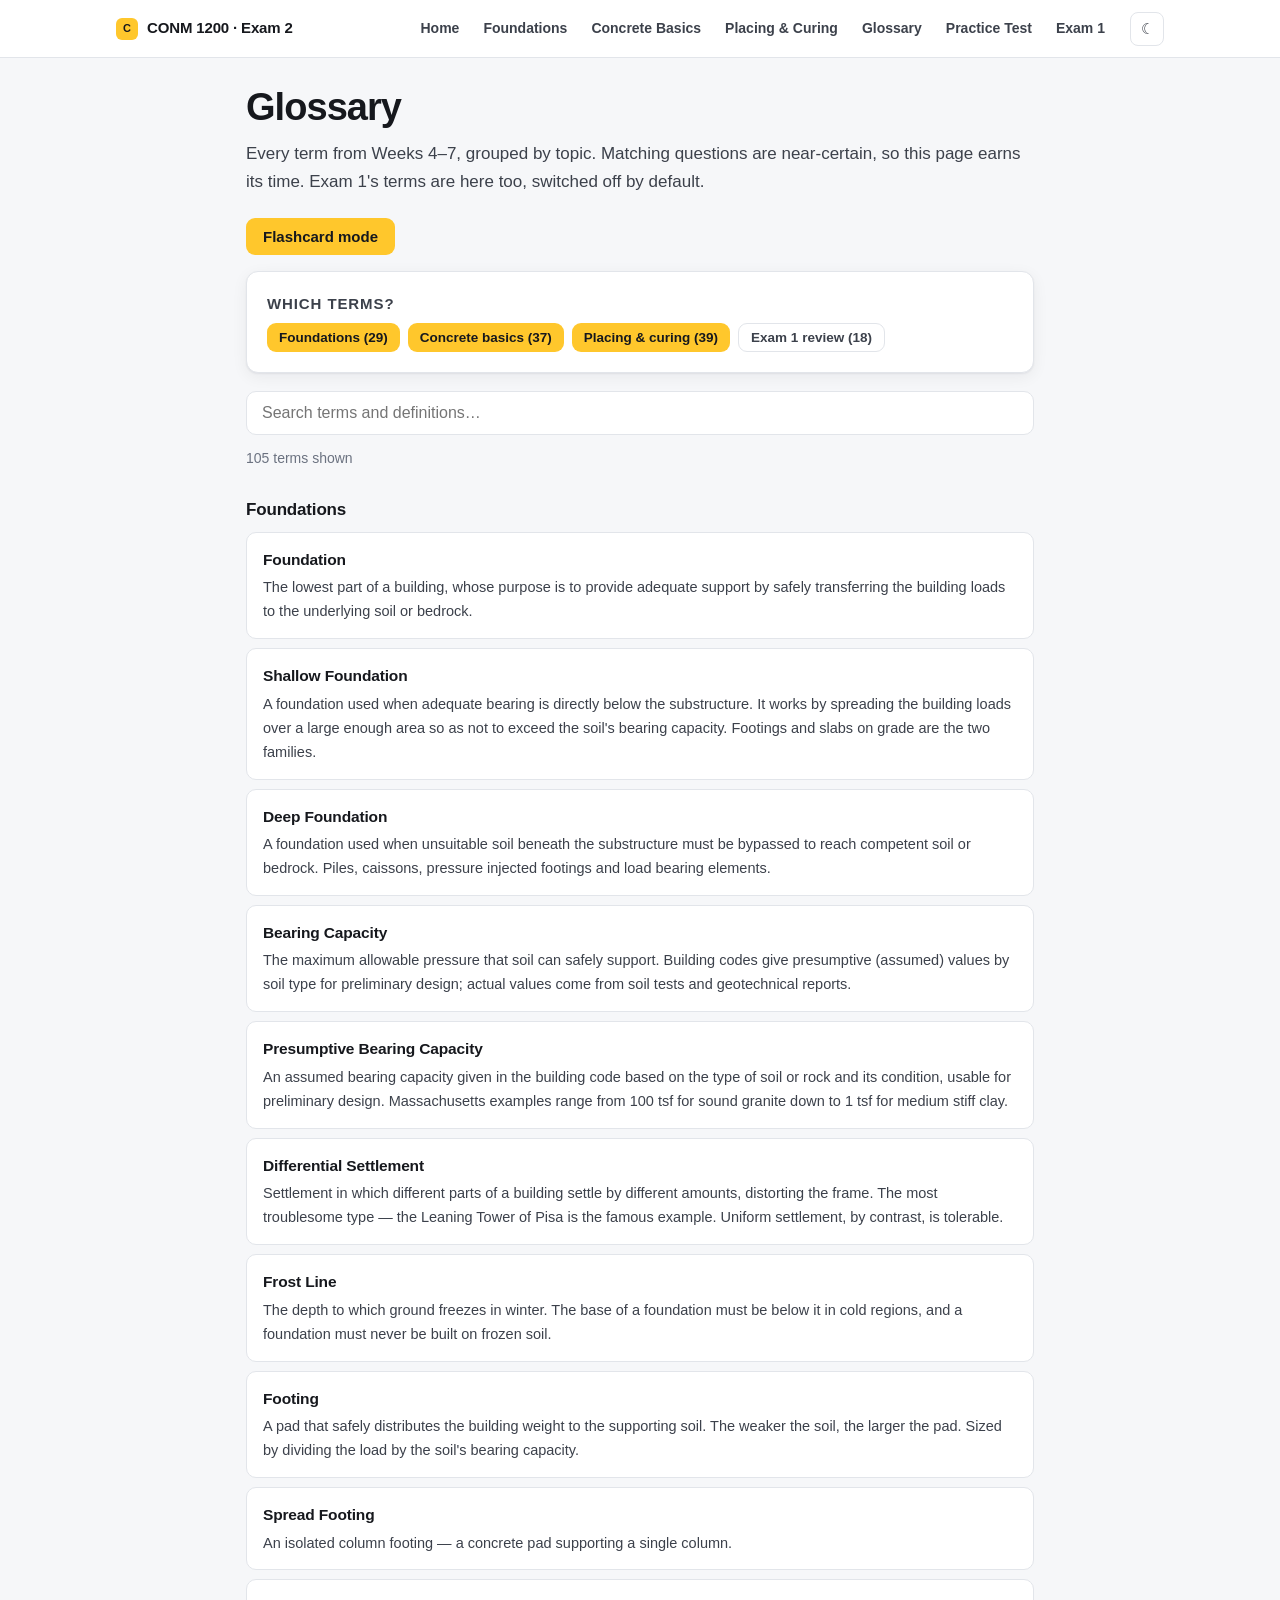
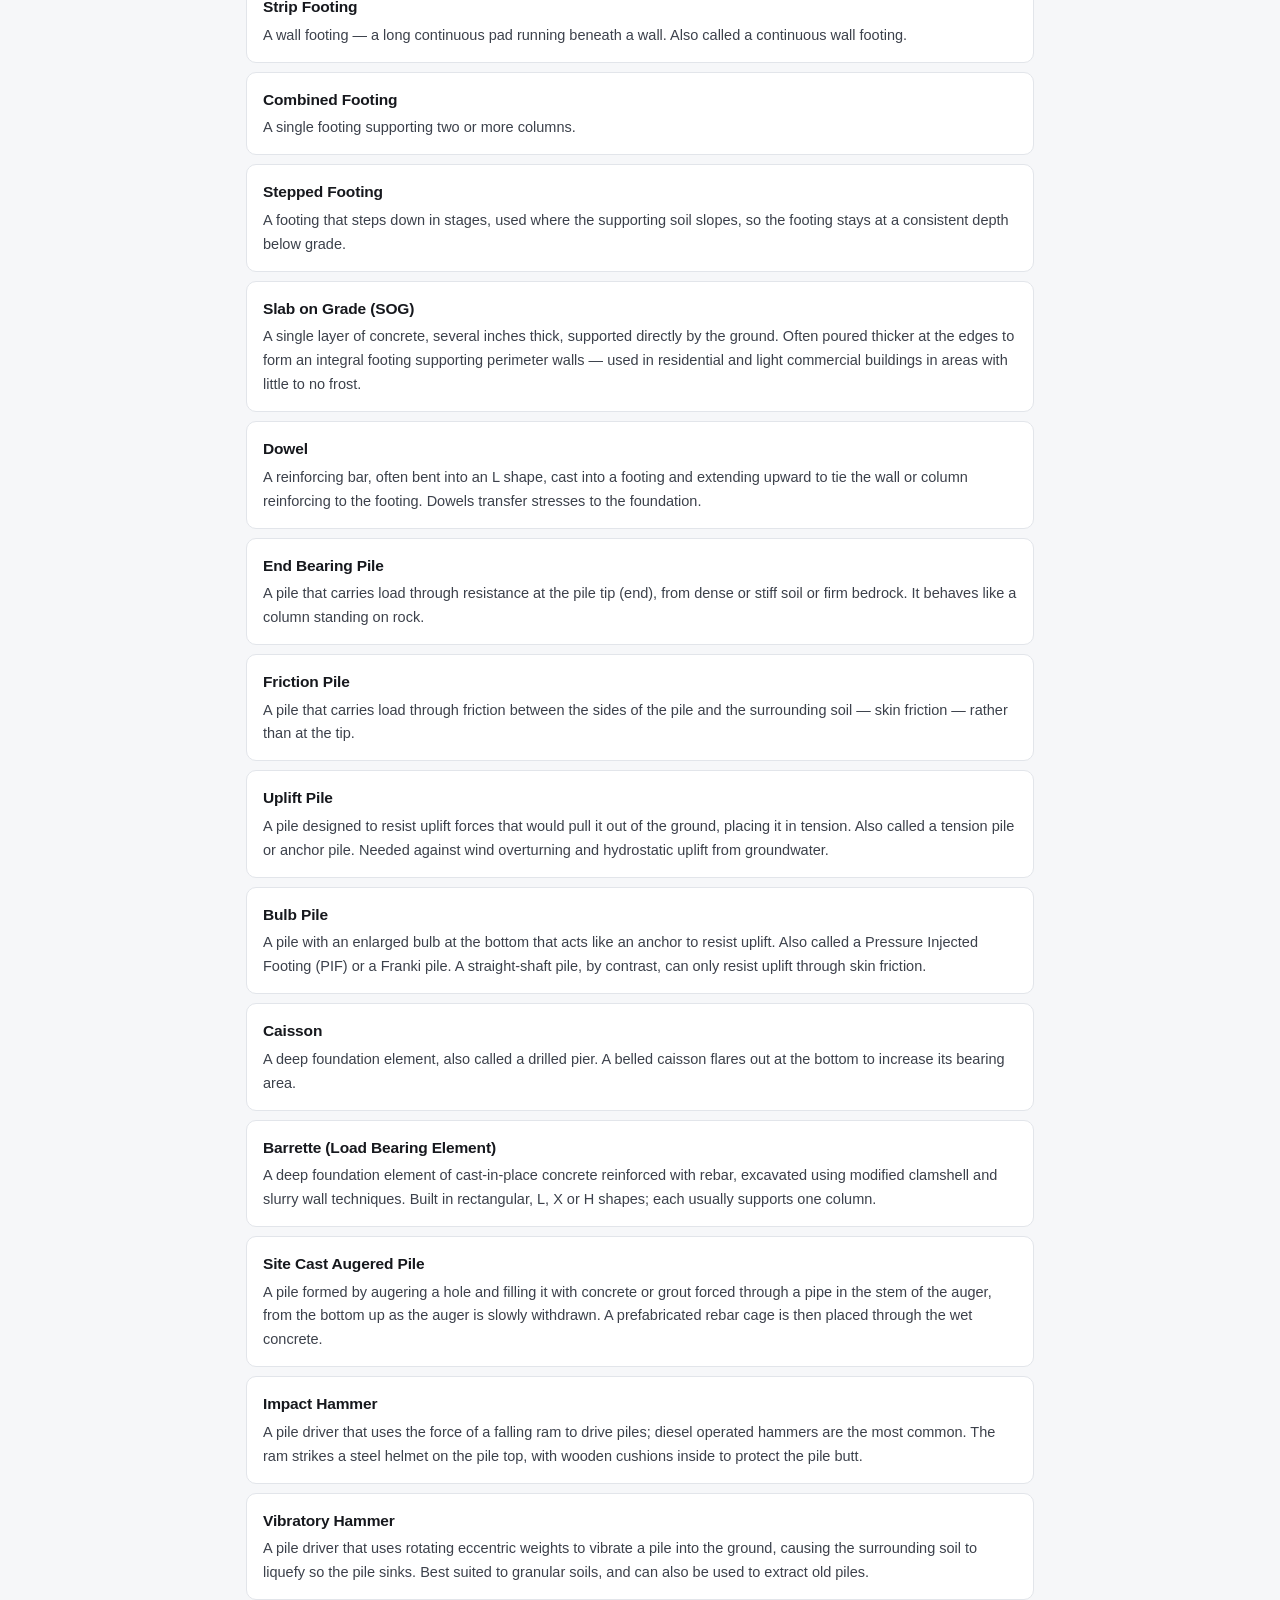
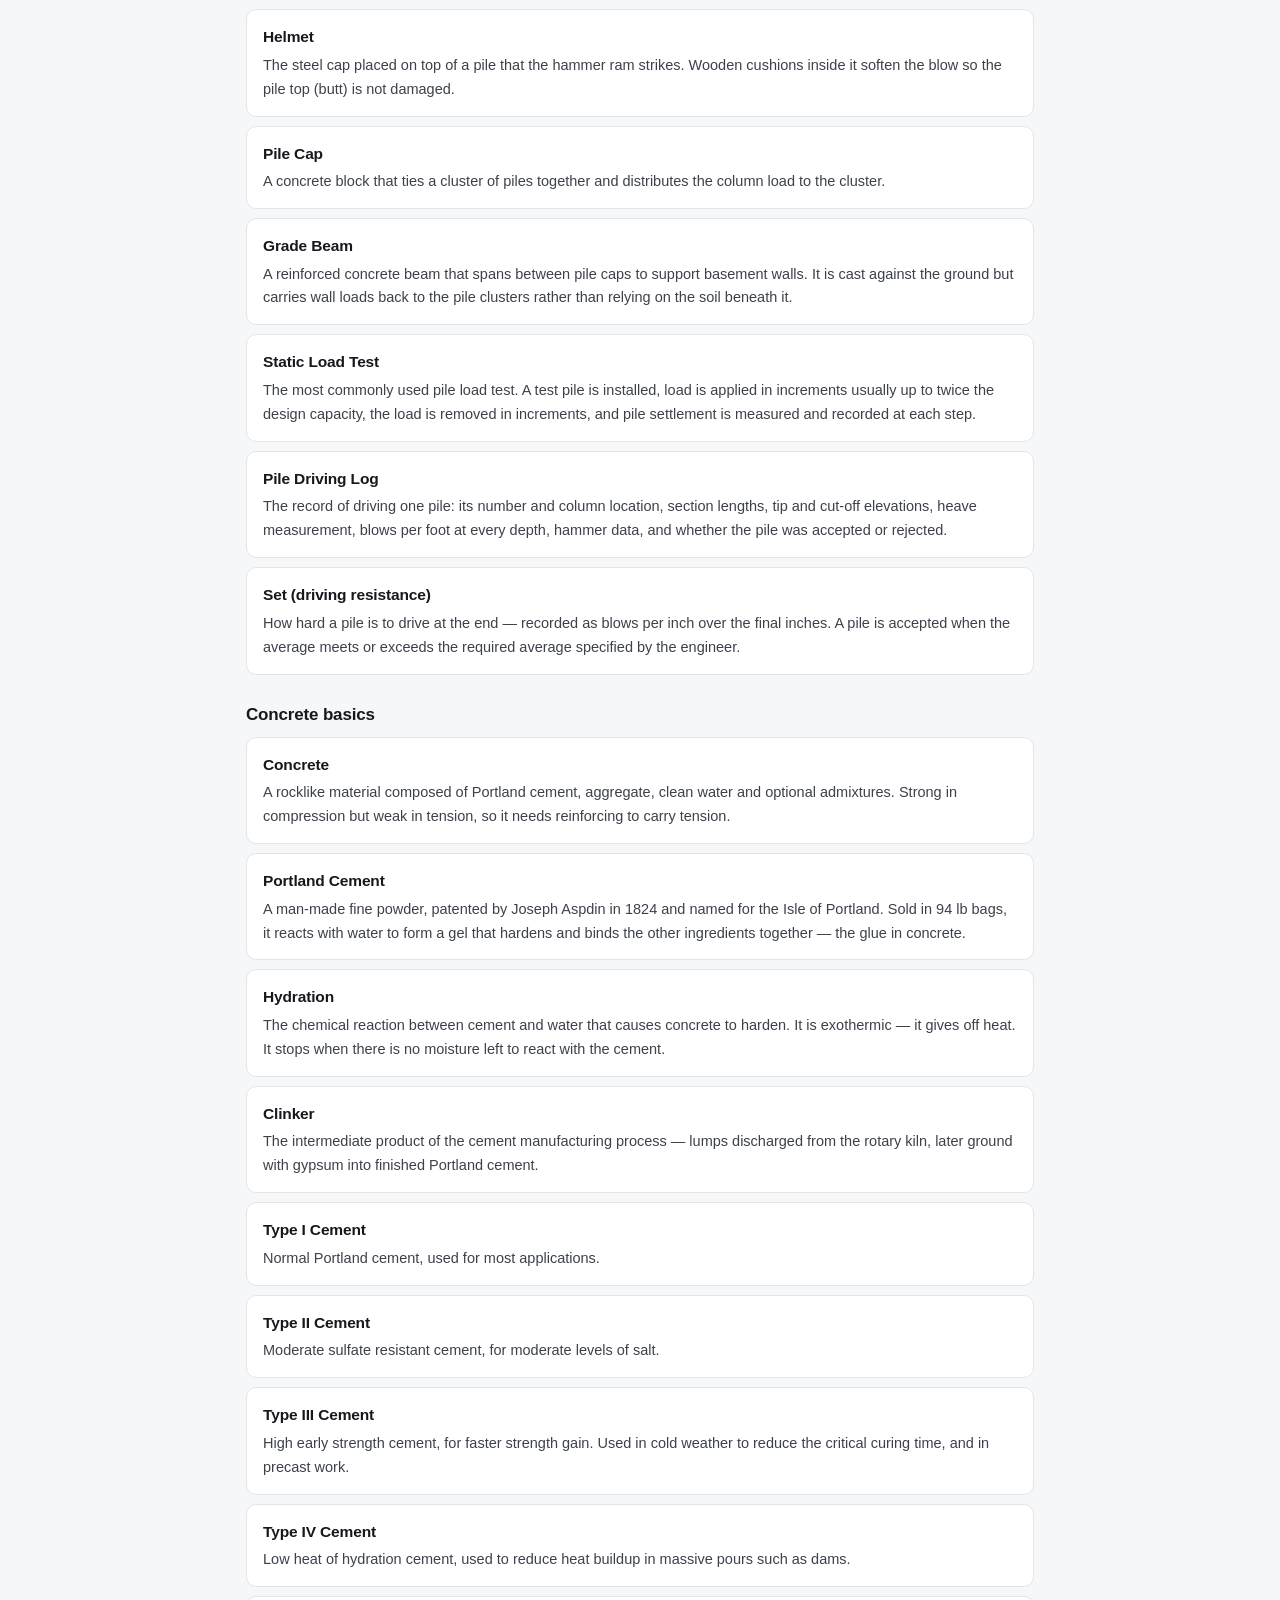
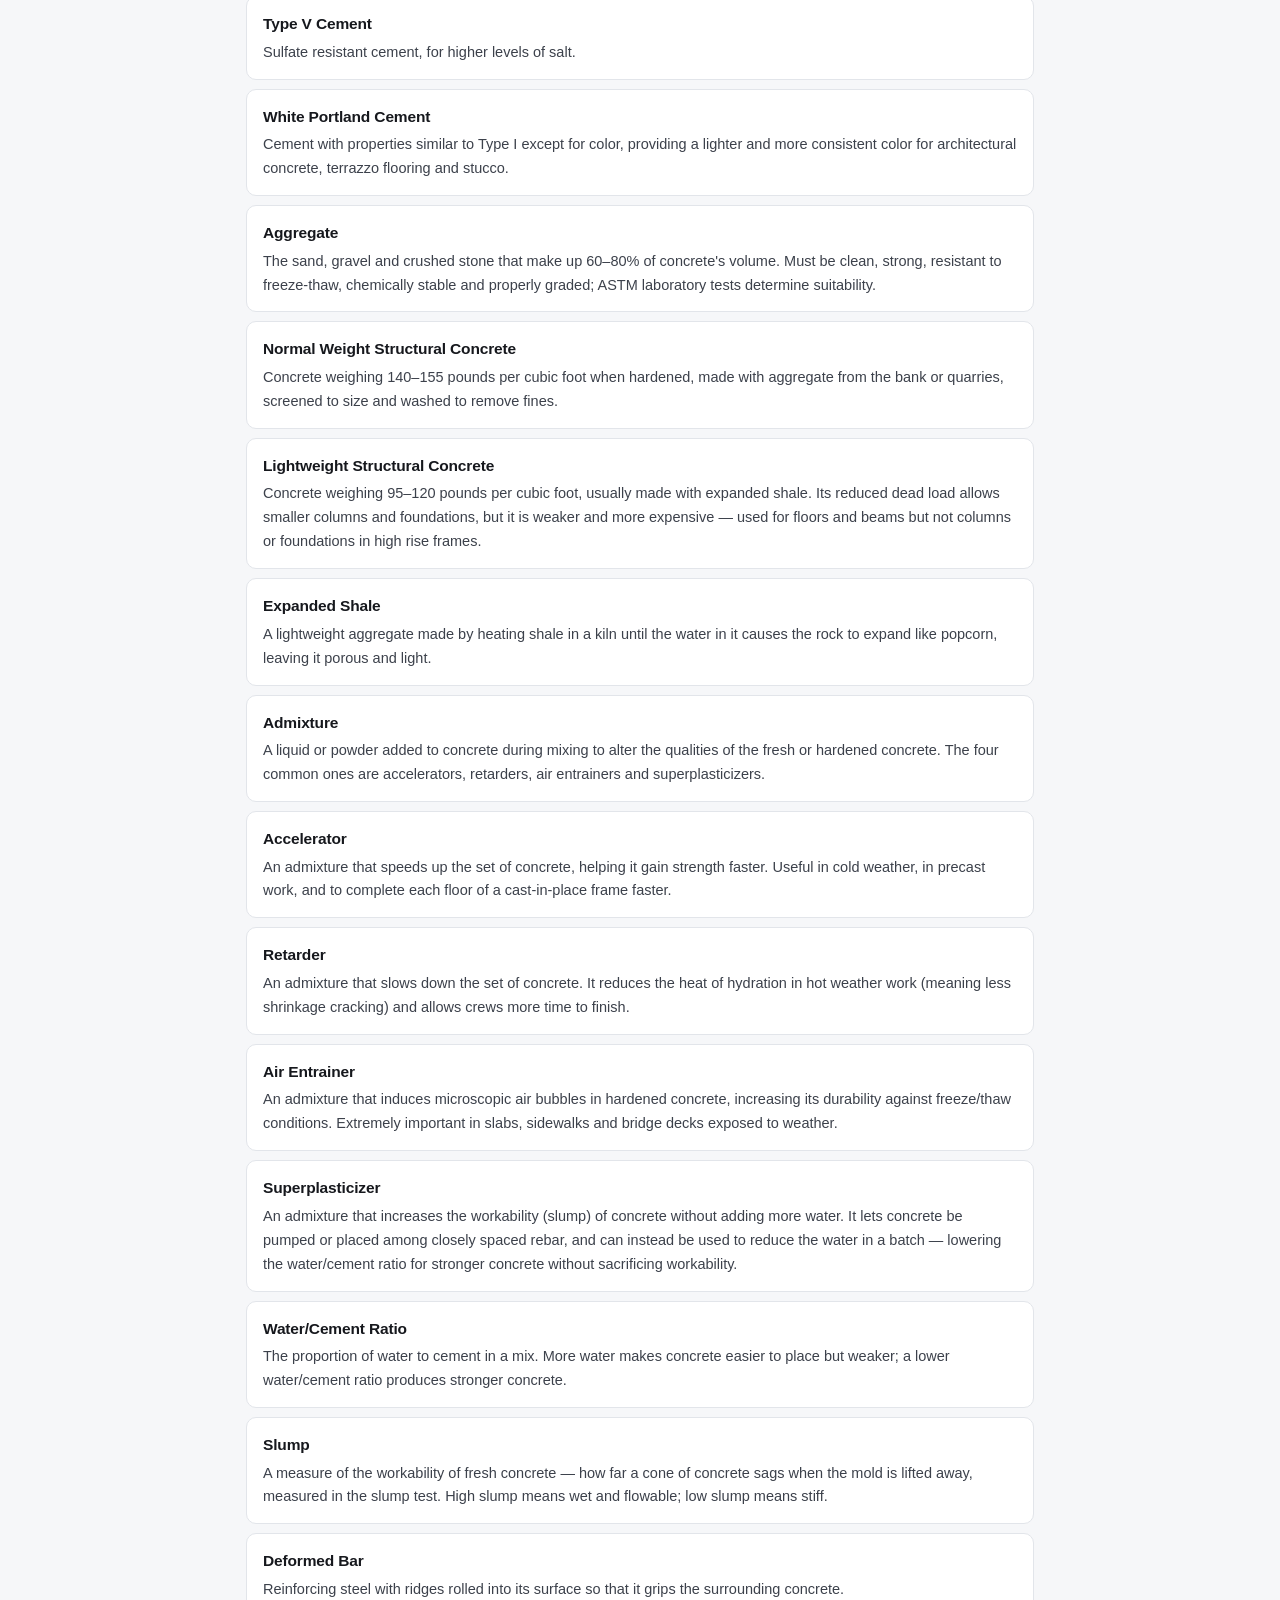
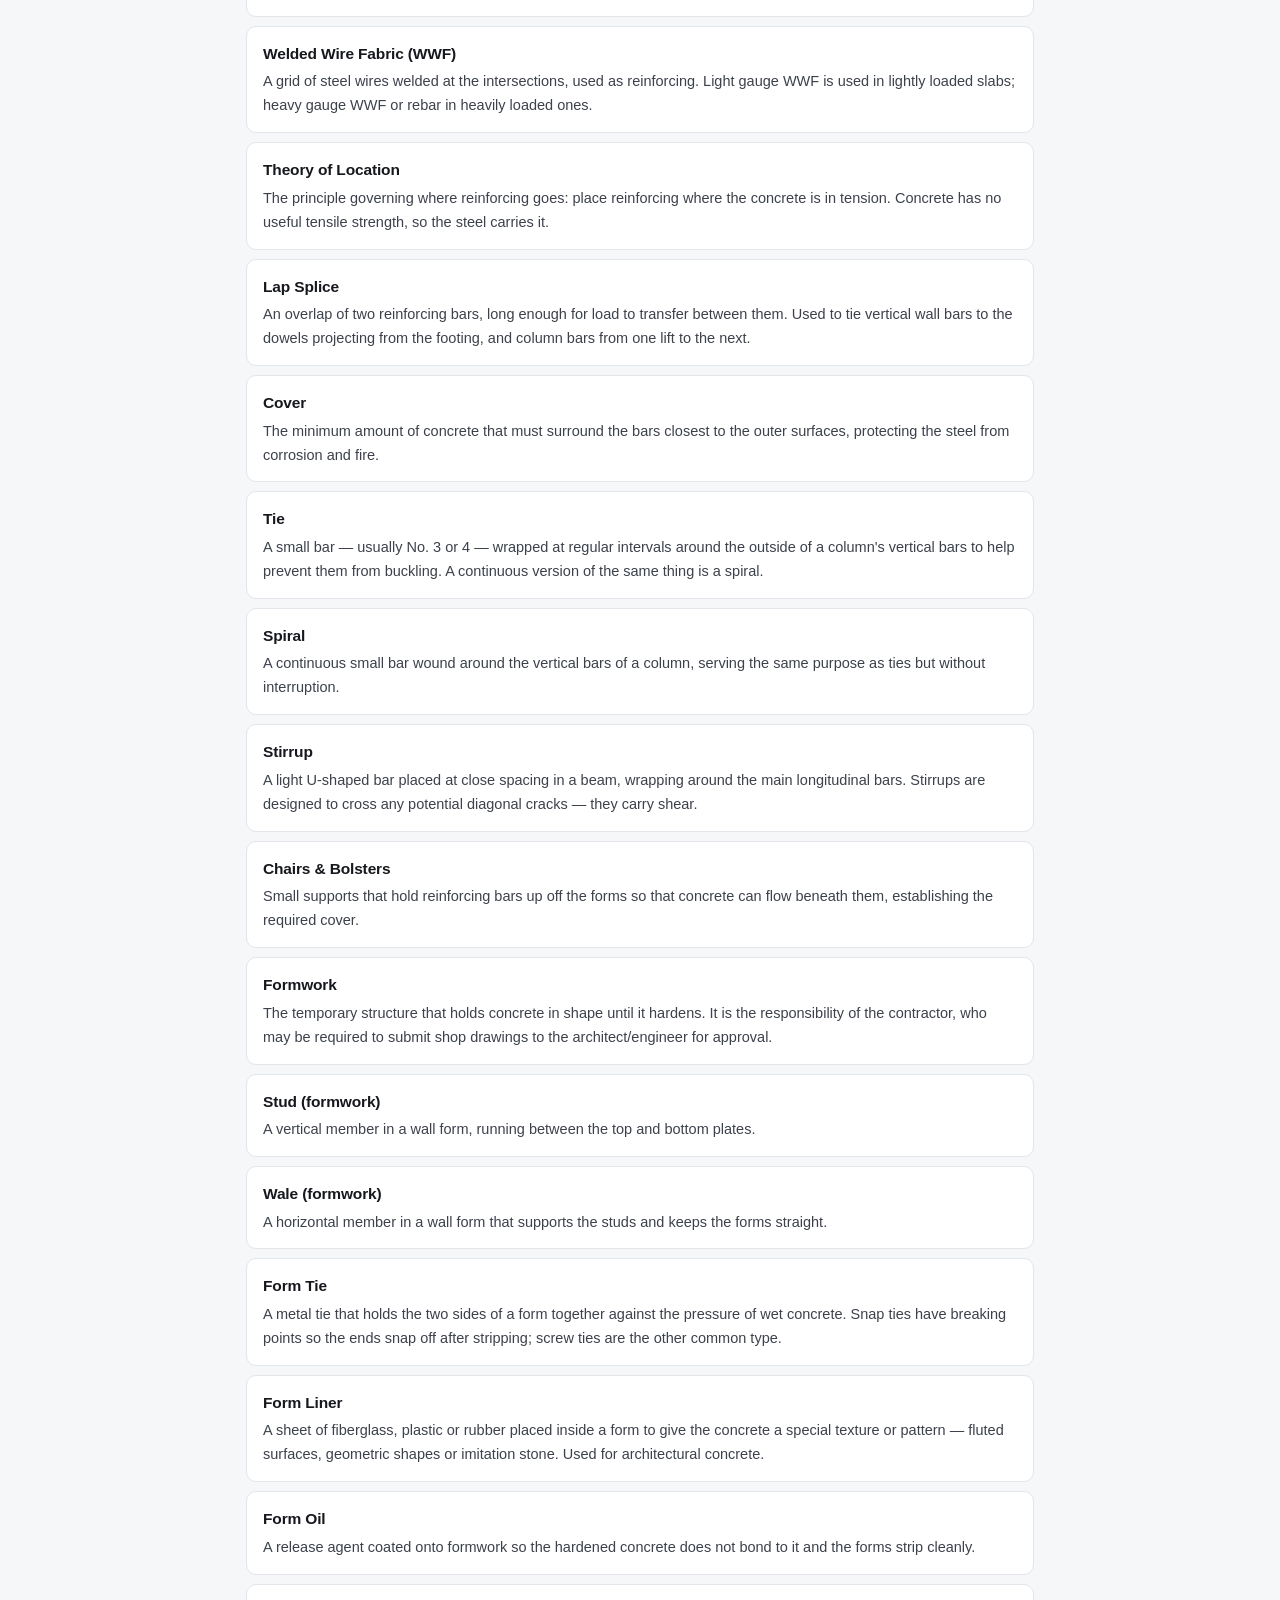
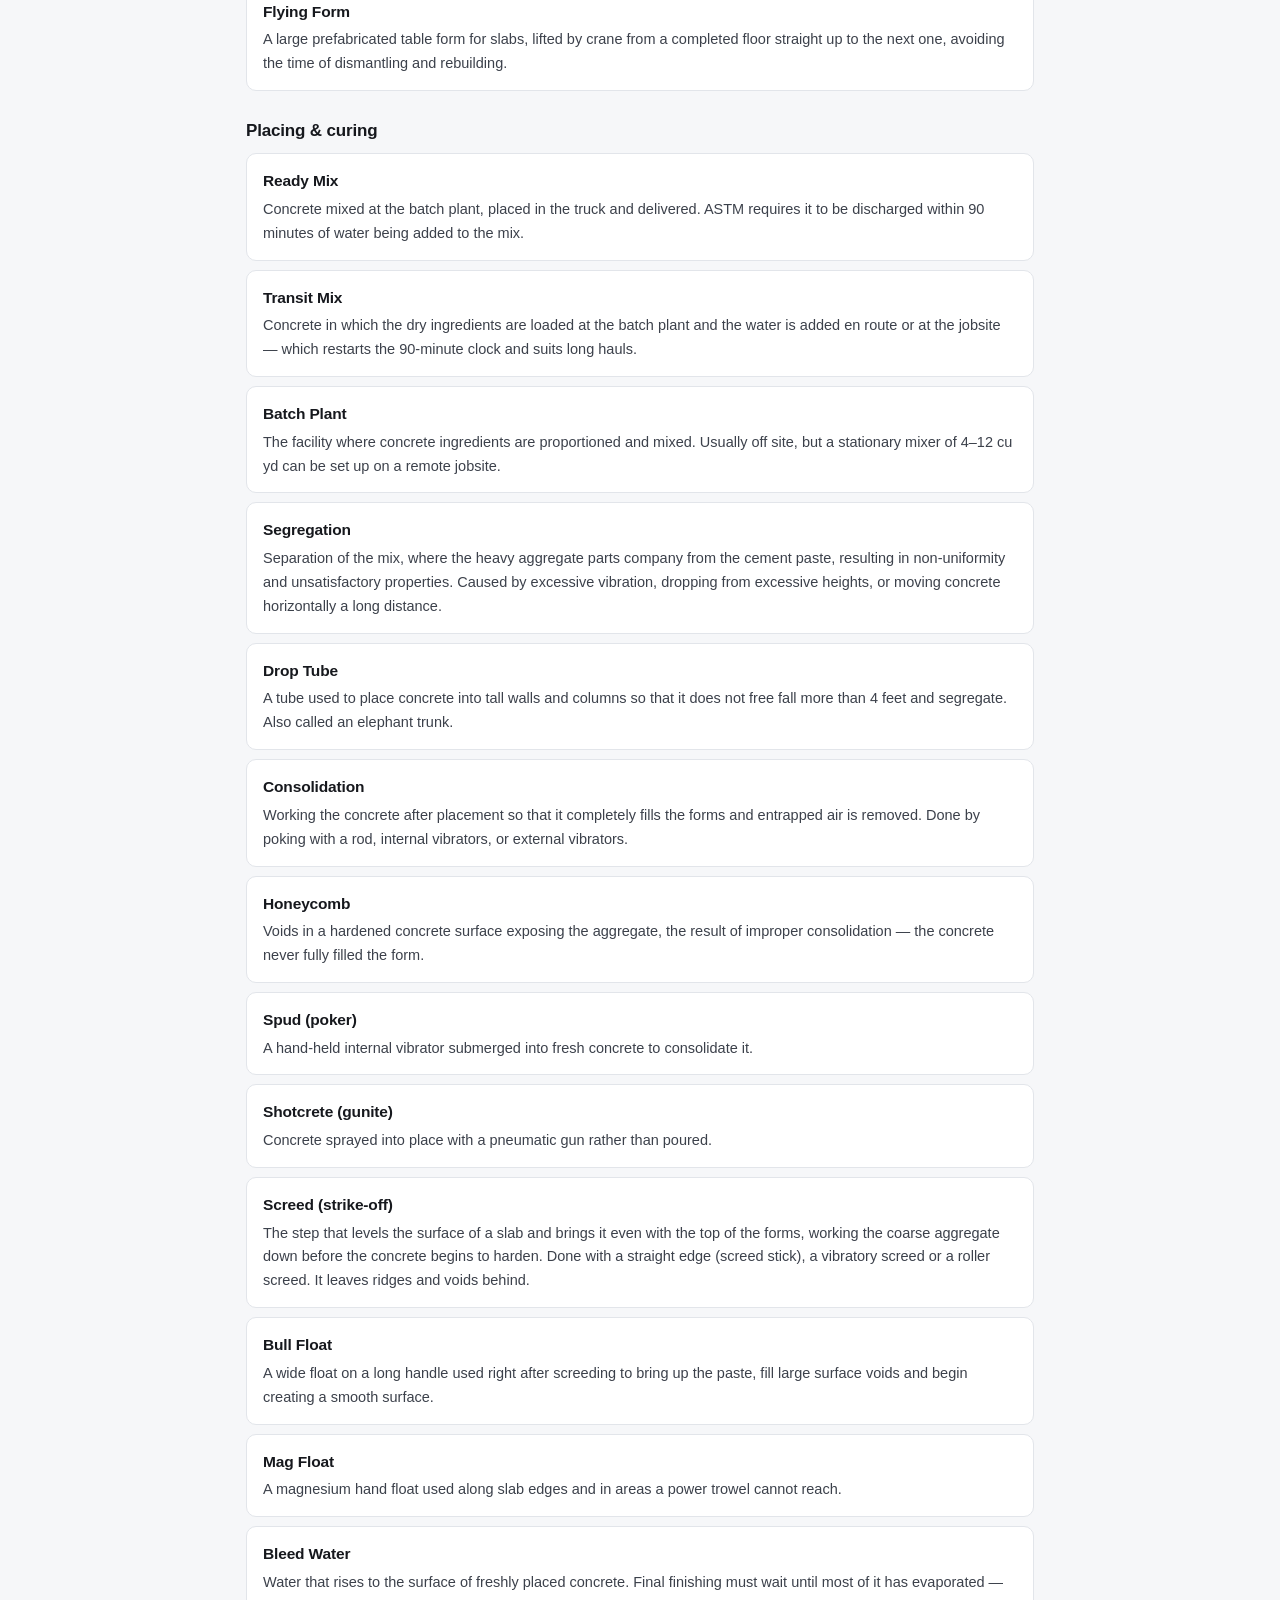
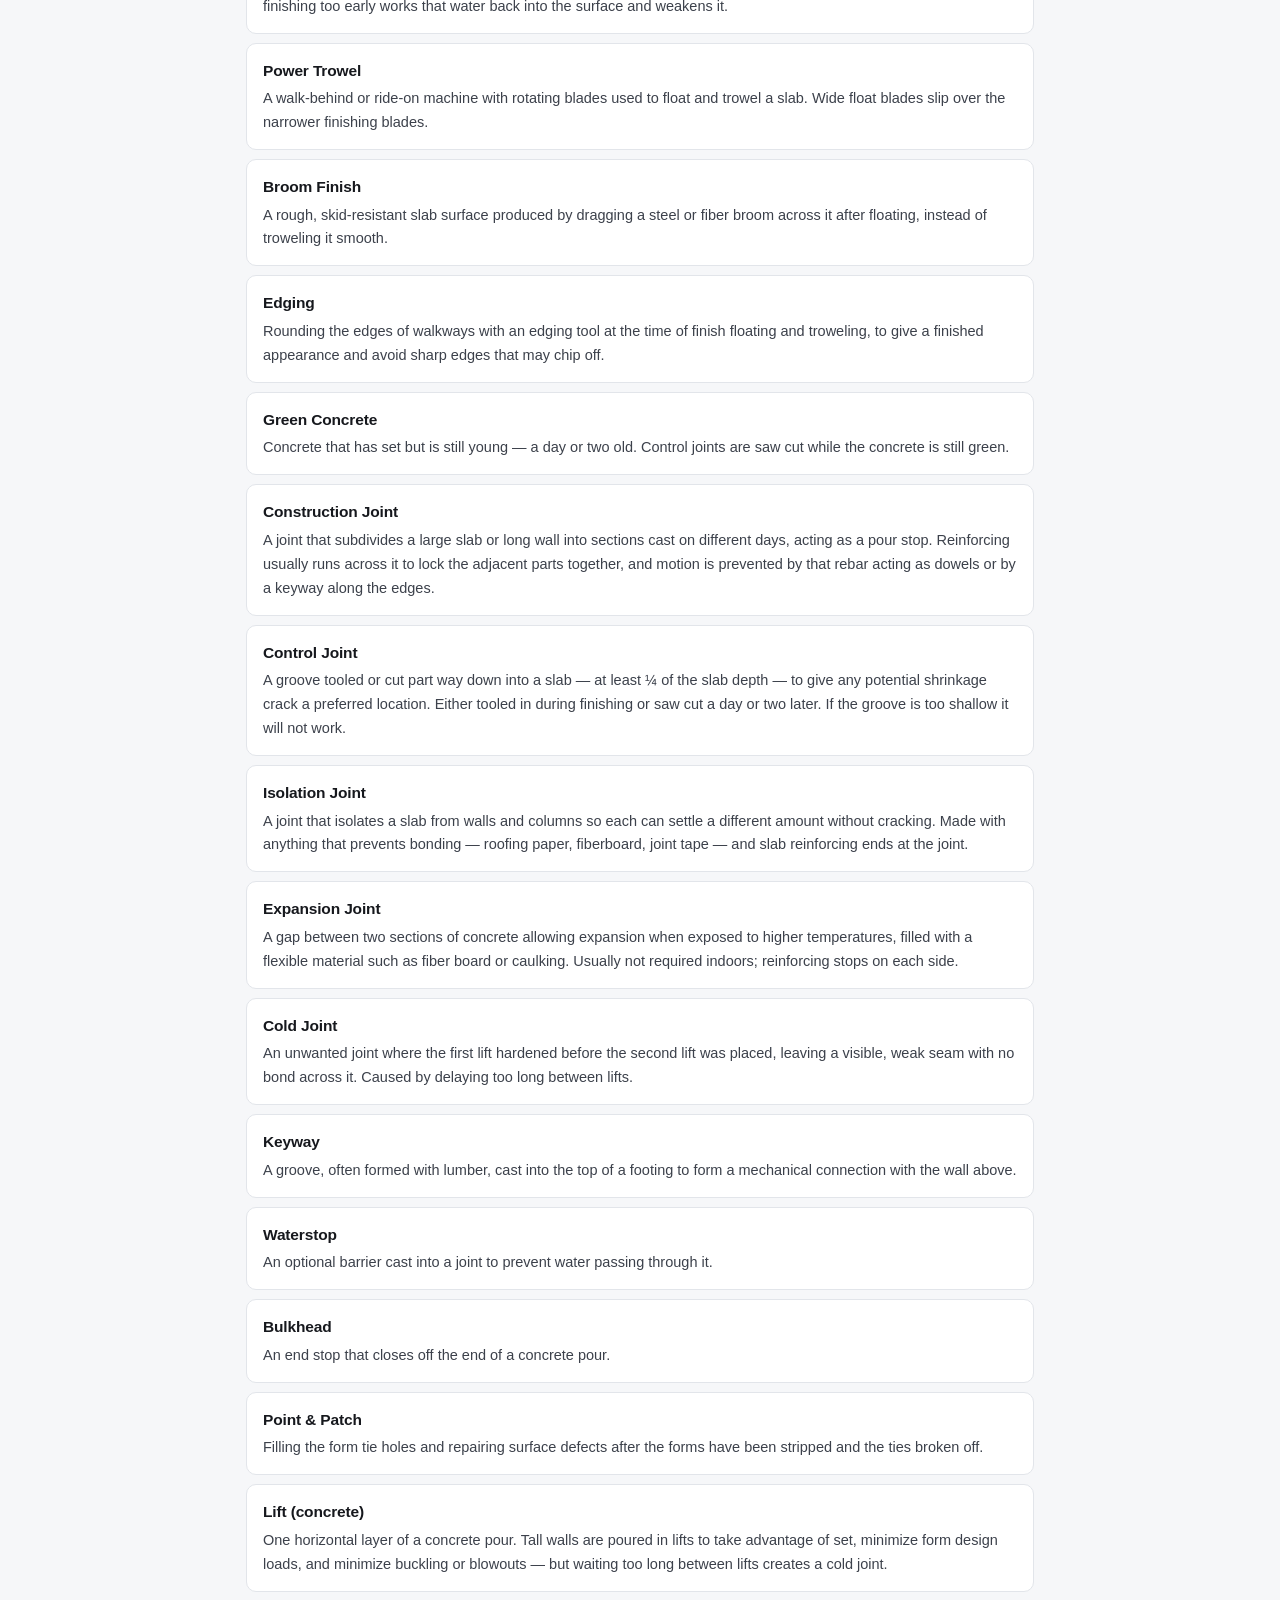
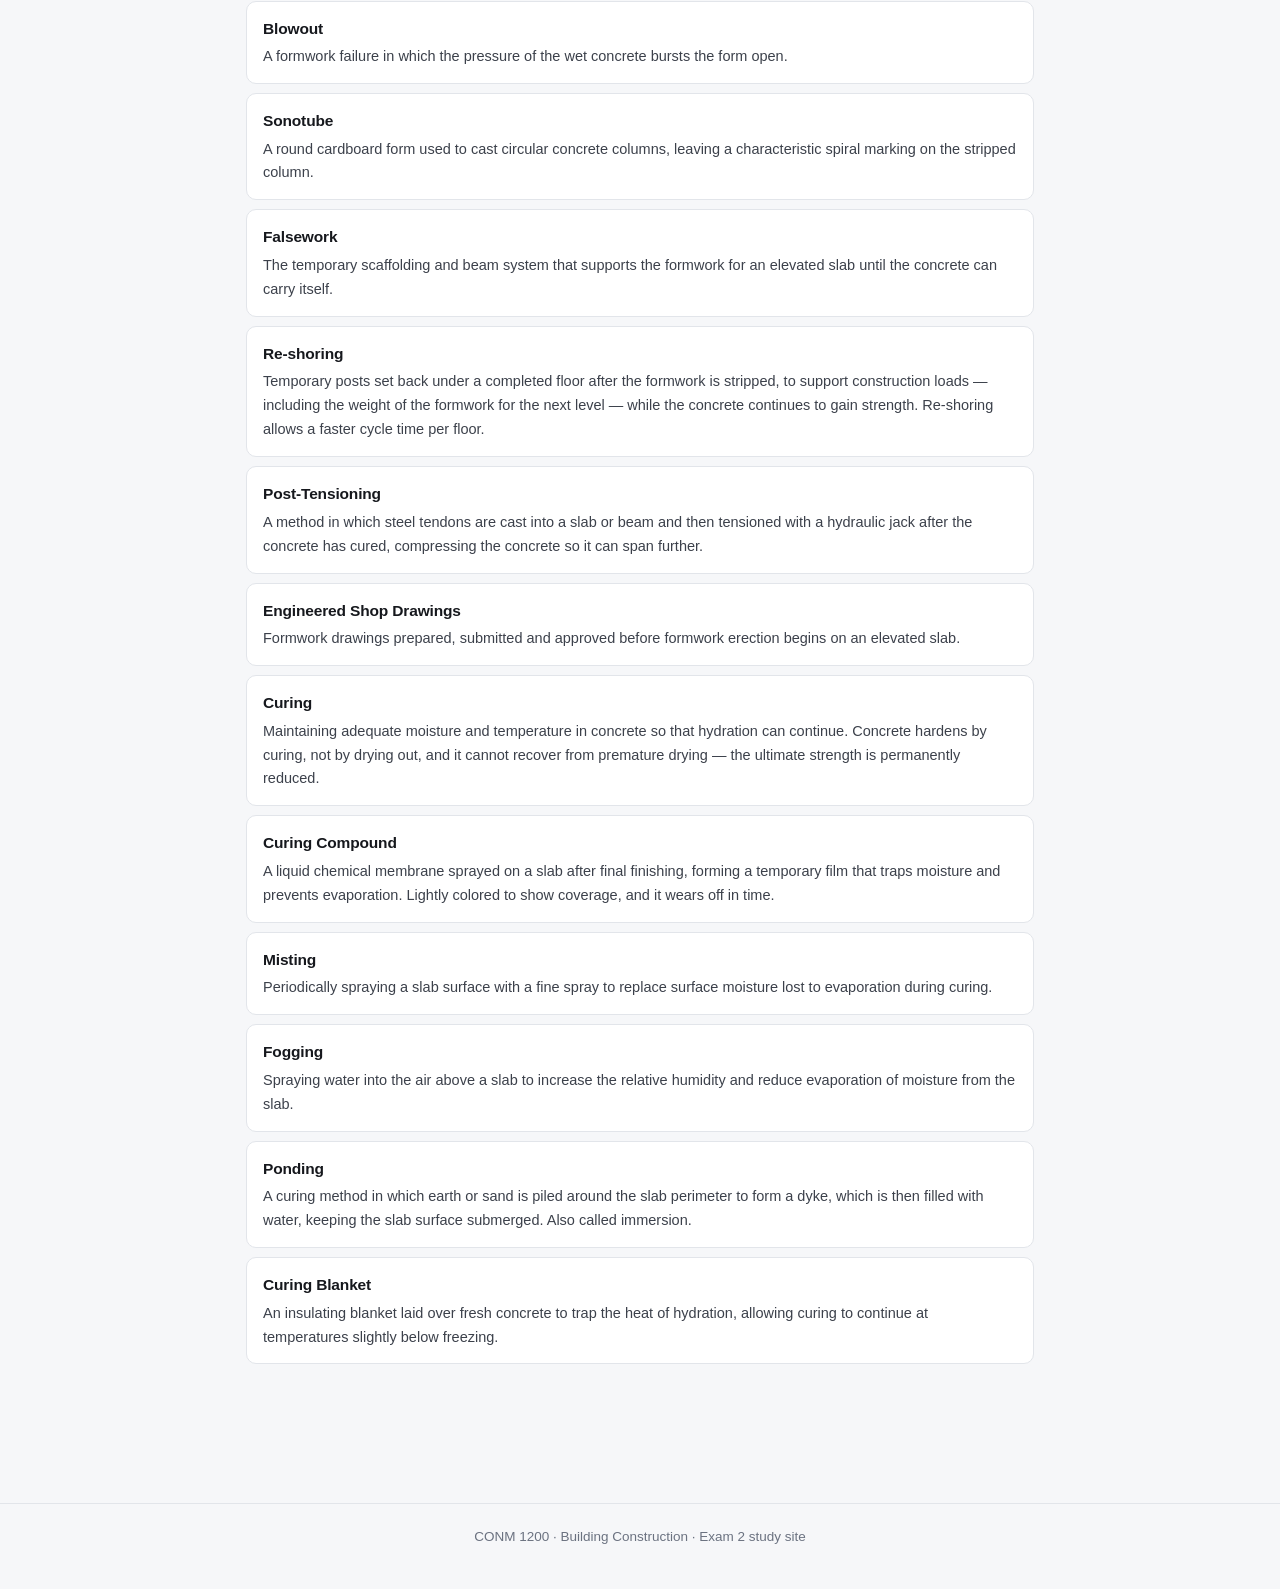
<file: glossary_2.html>
<!DOCTYPE html>
<html lang="en">
<head>
<meta charset="utf-8">
<meta name="viewport" content="width=device-width, initial-scale=1">
<title>Glossary — CONM 1200 Exam 2</title>
<meta name="description" content="Every term from CONM 1200 Weeks 4-7, searchable, with a flashcard mode. Exam 1 terms included for review.">
<link rel="stylesheet" href="style.css">
<link rel="icon" href="data:image/svg+xml,<svg xmlns='http://www.w3.org/2000/svg' viewBox='0 0 100 100'><text y='.9em' font-size='90'>🏗️</text></svg>">
</head>
<body>

<header class="topbar">
  <div class="topbar-inner">
    <a class="brand" href="index.html"><span class="dot">C</span> CONM 1200 · Exam 2</a>
    <nav class="main">
      <a href="index.html" data-short="Home">Home</a>
      <a href="foundations.html" data-short="Found.">Foundations</a>
      <a href="concrete.html" data-short="Concrete">Concrete Basics</a>
      <a href="placing.html" data-short="Placing">Placing &amp; Curing</a>
      <a href="glossary.html" data-short="Terms">Glossary</a>
      <a href="quiz.html" data-short="Test">Practice Test</a>
      <a href="review.html" data-short="Exam 1">Exam 1</a>
    </nav>
    <button class="theme-btn" title="Toggle light/dark">☾</button>
  </div>
</header>

<main class="wrap narrow">

  <h1>Glossary</h1>
  <p class="lede">Every term from Weeks 4–7, grouped by topic. Matching questions are near-certain, so this page earns its time. Exam 1's terms are here too, switched off by default.</p>

  <div class="btnrow">
    <button class="btn" id="startflash">Flashcard mode</button>
    <button class="btn ghost" id="backtolist" style="display:none">Back to the list</button>
  </div>

  <!-- ---------- Flashcards ---------- -->
  <section id="flashmode" style="display:none">
    <div class="card" style="padding:14px 16px">
      <div style="display:flex;justify-content:space-between;align-items:center;flex-wrap:wrap;gap:10px">
        <span class="mono" id="fprogress" style="font-size:14px;color:var(--ink-3)"></span>
        <label style="font-size:14px;display:flex;gap:7px;align-items:center;cursor:pointer">
          <input type="checkbox" id="reverse" style="accent-color:var(--gold-deep)"> Show definition first
        </label>
      </div>
    </div>

    <div class="flash" id="card">
      <div class="hint" id="fhint">Term</div>
      <div class="fterm" id="fterm"></div>
      <div class="fdef" id="fdef" style="display:none"></div>
      <div class="hint" id="ftap">Tap the card to flip</div>
    </div>

    <div class="btnrow" style="justify-content:center">
      <button class="btn ghost" id="fprev">← Back</button>
      <button class="btn" id="fflip">Flip</button>
      <button class="btn ghost" id="fnext">Next →</button>
    </div>
    <div class="btnrow" style="justify-content:center">
      <button class="btn ghost sm" id="fshuffle">Shuffle</button>
      <button class="btn ghost sm" id="frestart">Start over</button>
    </div>
    <p style="text-align:center;font-size:13.5px;color:var(--ink-3)">Space flips · arrow keys move · the deck follows whichever topics are switched on below.</p>
  </section>

  <!-- ---------- List ---------- -->
  <section id="listmode">
    <div class="card">
      <h4 style="margin-top:0">Which terms?</h4>
      <div id="filters" style="display:flex;flex-wrap:wrap;gap:8px"></div>
    </div>
    <input class="searchbar" id="search" type="search" placeholder="Search terms and definitions…" autocomplete="off">
    <p class="count" id="count"></p>
    <div id="terms"></div>
  </section>

</main>

<footer>CONM 1200 · Building Construction · Exam 2 study site</footer>

<script src="app.js"></script>
<script>
(function () {
  "use strict";

  // [term, definition, group]
  var TERMS = [
    /* ---------- FOUNDATIONS ---------- */
    ["Foundation", "The lowest part of a building, whose purpose is to provide adequate support by safely transferring the building loads to the underlying soil or bedrock.", "Foundations"],
    ["Shallow Foundation", "A foundation used when adequate bearing is directly below the substructure. It works by spreading the building loads over a large enough area so as not to exceed the soil's bearing capacity. Footings and slabs on grade are the two families.", "Foundations"],
    ["Deep Foundation", "A foundation used when unsuitable soil beneath the substructure must be bypassed to reach competent soil or bedrock. Piles, caissons, pressure injected footings and load bearing elements.", "Foundations"],
    ["Bearing Capacity", "The maximum allowable pressure that soil can safely support. Building codes give presumptive (assumed) values by soil type for preliminary design; actual values come from soil tests and geotechnical reports.", "Foundations"],
    ["Presumptive Bearing Capacity", "An assumed bearing capacity given in the building code based on the type of soil or rock and its condition, usable for preliminary design. Massachusetts examples range from 100 tsf for sound granite down to 1 tsf for medium stiff clay.", "Foundations"],
    ["Differential Settlement", "Settlement in which different parts of a building settle by different amounts, distorting the frame. The most troublesome type — the Leaning Tower of Pisa is the famous example. Uniform settlement, by contrast, is tolerable.", "Foundations"],
    ["Frost Line", "The depth to which ground freezes in winter. The base of a foundation must be below it in cold regions, and a foundation must never be built on frozen soil.", "Foundations"],
    ["Footing", "A pad that safely distributes the building weight to the supporting soil. The weaker the soil, the larger the pad. Sized by dividing the load by the soil's bearing capacity.", "Foundations"],
    ["Spread Footing", "An isolated column footing — a concrete pad supporting a single column.", "Foundations"],
    ["Strip Footing", "A wall footing — a long continuous pad running beneath a wall. Also called a continuous wall footing.", "Foundations"],
    ["Combined Footing", "A single footing supporting two or more columns.", "Foundations"],
    ["Stepped Footing", "A footing that steps down in stages, used where the supporting soil slopes, so the footing stays at a consistent depth below grade.", "Foundations"],
    ["Slab on Grade (SOG)", "A single layer of concrete, several inches thick, supported directly by the ground. Often poured thicker at the edges to form an integral footing supporting perimeter walls — used in residential and light commercial buildings in areas with little to no frost.", "Foundations"],
    ["Dowel", "A reinforcing bar, often bent into an L shape, cast into a footing and extending upward to tie the wall or column reinforcing to the footing. Dowels transfer stresses to the foundation.", "Foundations"],
    ["End Bearing Pile", "A pile that carries load through resistance at the pile tip (end), from dense or stiff soil or firm bedrock. It behaves like a column standing on rock.", "Foundations"],
    ["Friction Pile", "A pile that carries load through friction between the sides of the pile and the surrounding soil — skin friction — rather than at the tip.", "Foundations"],
    ["Uplift Pile", "A pile designed to resist uplift forces that would pull it out of the ground, placing it in tension. Also called a tension pile or anchor pile. Needed against wind overturning and hydrostatic uplift from groundwater.", "Foundations"],
    ["Bulb Pile", "A pile with an enlarged bulb at the bottom that acts like an anchor to resist uplift. Also called a Pressure Injected Footing (PIF) or a Franki pile. A straight-shaft pile, by contrast, can only resist uplift through skin friction.", "Foundations"],
    ["Caisson", "A deep foundation element, also called a drilled pier. A belled caisson flares out at the bottom to increase its bearing area.", "Foundations"],
    ["Barrette (Load Bearing Element)", "A deep foundation element of cast-in-place concrete reinforced with rebar, excavated using modified clamshell and slurry wall techniques. Built in rectangular, L, X or H shapes; each usually supports one column.", "Foundations"],
    ["Site Cast Augered Pile", "A pile formed by augering a hole and filling it with concrete or grout forced through a pipe in the stem of the auger, from the bottom up as the auger is slowly withdrawn. A prefabricated rebar cage is then placed through the wet concrete.", "Foundations"],
    ["Impact Hammer", "A pile driver that uses the force of a falling ram to drive piles; diesel operated hammers are the most common. The ram strikes a steel helmet on the pile top, with wooden cushions inside to protect the pile butt.", "Foundations"],
    ["Vibratory Hammer", "A pile driver that uses rotating eccentric weights to vibrate a pile into the ground, causing the surrounding soil to liquefy so the pile sinks. Best suited to granular soils, and can also be used to extract old piles.", "Foundations"],
    ["Helmet", "The steel cap placed on top of a pile that the hammer ram strikes. Wooden cushions inside it soften the blow so the pile top (butt) is not damaged.", "Foundations"],
    ["Pile Cap", "A concrete block that ties a cluster of piles together and distributes the column load to the cluster.", "Foundations"],
    ["Grade Beam", "A reinforced concrete beam that spans between pile caps to support basement walls. It is cast against the ground but carries wall loads back to the pile clusters rather than relying on the soil beneath it.", "Foundations"],
    ["Static Load Test", "The most commonly used pile load test. A test pile is installed, load is applied in increments usually up to twice the design capacity, the load is removed in increments, and pile settlement is measured and recorded at each step.", "Foundations"],
    ["Pile Driving Log", "The record of driving one pile: its number and column location, section lengths, tip and cut-off elevations, heave measurement, blows per foot at every depth, hammer data, and whether the pile was accepted or rejected.", "Foundations"],
    ["Set (driving resistance)", "How hard a pile is to drive at the end — recorded as blows per inch over the final inches. A pile is accepted when the average meets or exceeds the required average specified by the engineer.", "Foundations"],

    /* ---------- CONCRETE BASICS ---------- */
    ["Concrete", "A rocklike material composed of Portland cement, aggregate, clean water and optional admixtures. Strong in compression but weak in tension, so it needs reinforcing to carry tension.", "Concrete basics"],
    ["Portland Cement", "A man-made fine powder, patented by Joseph Aspdin in 1824 and named for the Isle of Portland. Sold in 94 lb bags, it reacts with water to form a gel that hardens and binds the other ingredients together — the glue in concrete.", "Concrete basics"],
    ["Hydration", "The chemical reaction between cement and water that causes concrete to harden. It is exothermic — it gives off heat. It stops when there is no moisture left to react with the cement.", "Concrete basics"],
    ["Clinker", "The intermediate product of the cement manufacturing process — lumps discharged from the rotary kiln, later ground with gypsum into finished Portland cement.", "Concrete basics"],
    ["Type I Cement", "Normal Portland cement, used for most applications.", "Concrete basics"],
    ["Type II Cement", "Moderate sulfate resistant cement, for moderate levels of salt.", "Concrete basics"],
    ["Type III Cement", "High early strength cement, for faster strength gain. Used in cold weather to reduce the critical curing time, and in precast work.", "Concrete basics"],
    ["Type IV Cement", "Low heat of hydration cement, used to reduce heat buildup in massive pours such as dams.", "Concrete basics"],
    ["Type V Cement", "Sulfate resistant cement, for higher levels of salt.", "Concrete basics"],
    ["White Portland Cement", "Cement with properties similar to Type I except for color, providing a lighter and more consistent color for architectural concrete, terrazzo flooring and stucco.", "Concrete basics"],
    ["Aggregate", "The sand, gravel and crushed stone that make up 60–80% of concrete's volume. Must be clean, strong, resistant to freeze-thaw, chemically stable and properly graded; ASTM laboratory tests determine suitability.", "Concrete basics"],
    ["Normal Weight Structural Concrete", "Concrete weighing 140–155 pounds per cubic foot when hardened, made with aggregate from the bank or quarries, screened to size and washed to remove fines.", "Concrete basics"],
    ["Lightweight Structural Concrete", "Concrete weighing 95–120 pounds per cubic foot, usually made with expanded shale. Its reduced dead load allows smaller columns and foundations, but it is weaker and more expensive — used for floors and beams but not columns or foundations in high rise frames.", "Concrete basics"],
    ["Expanded Shale", "A lightweight aggregate made by heating shale in a kiln until the water in it causes the rock to expand like popcorn, leaving it porous and light.", "Concrete basics"],
    ["Admixture", "A liquid or powder added to concrete during mixing to alter the qualities of the fresh or hardened concrete. The four common ones are accelerators, retarders, air entrainers and superplasticizers.", "Concrete basics"],
    ["Accelerator", "An admixture that speeds up the set of concrete, helping it gain strength faster. Useful in cold weather, in precast work, and to complete each floor of a cast-in-place frame faster.", "Concrete basics"],
    ["Retarder", "An admixture that slows down the set of concrete. It reduces the heat of hydration in hot weather work (meaning less shrinkage cracking) and allows crews more time to finish.", "Concrete basics"],
    ["Air Entrainer", "An admixture that induces microscopic air bubbles in hardened concrete, increasing its durability against freeze/thaw conditions. Extremely important in slabs, sidewalks and bridge decks exposed to weather.", "Concrete basics"],
    ["Superplasticizer", "An admixture that increases the workability (slump) of concrete without adding more water. It lets concrete be pumped or placed among closely spaced rebar, and can instead be used to reduce the water in a batch — lowering the water/cement ratio for stronger concrete without sacrificing workability.", "Concrete basics"],
    ["Water/Cement Ratio", "The proportion of water to cement in a mix. More water makes concrete easier to place but weaker; a lower water/cement ratio produces stronger concrete.", "Concrete basics"],
    ["Slump", "A measure of the workability of fresh concrete — how far a cone of concrete sags when the mold is lifted away, measured in the slump test. High slump means wet and flowable; low slump means stiff.", "Concrete basics"],
    ["Deformed Bar", "Reinforcing steel with ridges rolled into its surface so that it grips the surrounding concrete.", "Concrete basics"],
    ["Welded Wire Fabric (WWF)", "A grid of steel wires welded at the intersections, used as reinforcing. Light gauge WWF is used in lightly loaded slabs; heavy gauge WWF or rebar in heavily loaded ones.", "Concrete basics"],
    ["Theory of Location", "The principle governing where reinforcing goes: place reinforcing where the concrete is in tension. Concrete has no useful tensile strength, so the steel carries it.", "Concrete basics"],
    ["Lap Splice", "An overlap of two reinforcing bars, long enough for load to transfer between them. Used to tie vertical wall bars to the dowels projecting from the footing, and column bars from one lift to the next.", "Concrete basics"],
    ["Cover", "The minimum amount of concrete that must surround the bars closest to the outer surfaces, protecting the steel from corrosion and fire.", "Concrete basics"],
    ["Tie", "A small bar — usually No. 3 or 4 — wrapped at regular intervals around the outside of a column's vertical bars to help prevent them from buckling. A continuous version of the same thing is a spiral.", "Concrete basics"],
    ["Spiral", "A continuous small bar wound around the vertical bars of a column, serving the same purpose as ties but without interruption.", "Concrete basics"],
    ["Stirrup", "A light U-shaped bar placed at close spacing in a beam, wrapping around the main longitudinal bars. Stirrups are designed to cross any potential diagonal cracks — they carry shear.", "Concrete basics"],
    ["Chairs & Bolsters", "Small supports that hold reinforcing bars up off the forms so that concrete can flow beneath them, establishing the required cover.", "Concrete basics"],
    ["Formwork", "The temporary structure that holds concrete in shape until it hardens. It is the responsibility of the contractor, who may be required to submit shop drawings to the architect/engineer for approval.", "Concrete basics"],
    ["Stud (formwork)", "A vertical member in a wall form, running between the top and bottom plates.", "Concrete basics"],
    ["Wale (formwork)", "A horizontal member in a wall form that supports the studs and keeps the forms straight.", "Concrete basics"],
    ["Form Tie", "A metal tie that holds the two sides of a form together against the pressure of wet concrete. Snap ties have breaking points so the ends snap off after stripping; screw ties are the other common type.", "Concrete basics"],
    ["Form Liner", "A sheet of fiberglass, plastic or rubber placed inside a form to give the concrete a special texture or pattern — fluted surfaces, geometric shapes or imitation stone. Used for architectural concrete.", "Concrete basics"],
    ["Form Oil", "A release agent coated onto formwork so the hardened concrete does not bond to it and the forms strip cleanly.", "Concrete basics"],
    ["Flying Form", "A large prefabricated table form for slabs, lifted by crane from a completed floor straight up to the next one, avoiding the time of dismantling and rebuilding.", "Concrete basics"],

    /* ---------- PLACING, FINISHING, CURING ---------- */
    ["Ready Mix", "Concrete mixed at the batch plant, placed in the truck and delivered. ASTM requires it to be discharged within 90 minutes of water being added to the mix.", "Placing & curing"],
    ["Transit Mix", "Concrete in which the dry ingredients are loaded at the batch plant and the water is added en route or at the jobsite — which restarts the 90-minute clock and suits long hauls.", "Placing & curing"],
    ["Batch Plant", "The facility where concrete ingredients are proportioned and mixed. Usually off site, but a stationary mixer of 4–12 cu yd can be set up on a remote jobsite.", "Placing & curing"],
    ["Segregation", "Separation of the mix, where the heavy aggregate parts company from the cement paste, resulting in non-uniformity and unsatisfactory properties. Caused by excessive vibration, dropping from excessive heights, or moving concrete horizontally a long distance.", "Placing & curing"],
    ["Drop Tube", "A tube used to place concrete into tall walls and columns so that it does not free fall more than 4 feet and segregate. Also called an elephant trunk.", "Placing & curing"],
    ["Consolidation", "Working the concrete after placement so that it completely fills the forms and entrapped air is removed. Done by poking with a rod, internal vibrators, or external vibrators.", "Placing & curing"],
    ["Honeycomb", "Voids in a hardened concrete surface exposing the aggregate, the result of improper consolidation — the concrete never fully filled the form.", "Placing & curing"],
    ["Spud (poker)", "A hand-held internal vibrator submerged into fresh concrete to consolidate it.", "Placing & curing"],
    ["Shotcrete (gunite)", "Concrete sprayed into place with a pneumatic gun rather than poured.", "Placing & curing"],
    ["Screed (strike-off)", "The step that levels the surface of a slab and brings it even with the top of the forms, working the coarse aggregate down before the concrete begins to harden. Done with a straight edge (screed stick), a vibratory screed or a roller screed. It leaves ridges and voids behind.", "Placing & curing"],
    ["Bull Float", "A wide float on a long handle used right after screeding to bring up the paste, fill large surface voids and begin creating a smooth surface.", "Placing & curing"],
    ["Mag Float", "A magnesium hand float used along slab edges and in areas a power trowel cannot reach.", "Placing & curing"],
    ["Bleed Water", "Water that rises to the surface of freshly placed concrete. Final finishing must wait until most of it has evaporated — finishing too early works that water back into the surface and weakens it.", "Placing & curing"],
    ["Power Trowel", "A walk-behind or ride-on machine with rotating blades used to float and trowel a slab. Wide float blades slip over the narrower finishing blades.", "Placing & curing"],
    ["Broom Finish", "A rough, skid-resistant slab surface produced by dragging a steel or fiber broom across it after floating, instead of troweling it smooth.", "Placing & curing"],
    ["Edging", "Rounding the edges of walkways with an edging tool at the time of finish floating and troweling, to give a finished appearance and avoid sharp edges that may chip off.", "Placing & curing"],
    ["Green Concrete", "Concrete that has set but is still young — a day or two old. Control joints are saw cut while the concrete is still green.", "Placing & curing"],
    ["Construction Joint", "A joint that subdivides a large slab or long wall into sections cast on different days, acting as a pour stop. Reinforcing usually runs across it to lock the adjacent parts together, and motion is prevented by that rebar acting as dowels or by a keyway along the edges.", "Placing & curing"],
    ["Control Joint", "A groove tooled or cut part way down into a slab — at least ¼ of the slab depth — to give any potential shrinkage crack a preferred location. Either tooled in during finishing or saw cut a day or two later. If the groove is too shallow it will not work.", "Placing & curing"],
    ["Isolation Joint", "A joint that isolates a slab from walls and columns so each can settle a different amount without cracking. Made with anything that prevents bonding — roofing paper, fiberboard, joint tape — and slab reinforcing ends at the joint.", "Placing & curing"],
    ["Expansion Joint", "A gap between two sections of concrete allowing expansion when exposed to higher temperatures, filled with a flexible material such as fiber board or caulking. Usually not required indoors; reinforcing stops on each side.", "Placing & curing"],
    ["Cold Joint", "An unwanted joint where the first lift hardened before the second lift was placed, leaving a visible, weak seam with no bond across it. Caused by delaying too long between lifts.", "Placing & curing"],
    ["Keyway", "A groove, often formed with lumber, cast into the top of a footing to form a mechanical connection with the wall above.", "Placing & curing"],
    ["Waterstop", "An optional barrier cast into a joint to prevent water passing through it.", "Placing & curing"],
    ["Bulkhead", "An end stop that closes off the end of a concrete pour.", "Placing & curing"],
    ["Point & Patch", "Filling the form tie holes and repairing surface defects after the forms have been stripped and the ties broken off.", "Placing & curing"],
    ["Lift (concrete)", "One horizontal layer of a concrete pour. Tall walls are poured in lifts to take advantage of set, minimize form design loads, and minimize buckling or blowouts — but waiting too long between lifts creates a cold joint.", "Placing & curing"],
    ["Blowout", "A formwork failure in which the pressure of the wet concrete bursts the form open.", "Placing & curing"],
    ["Sonotube", "A round cardboard form used to cast circular concrete columns, leaving a characteristic spiral marking on the stripped column.", "Placing & curing"],
    ["Falsework", "The temporary scaffolding and beam system that supports the formwork for an elevated slab until the concrete can carry itself.", "Placing & curing"],
    ["Re-shoring", "Temporary posts set back under a completed floor after the formwork is stripped, to support construction loads — including the weight of the formwork for the next level — while the concrete continues to gain strength. Re-shoring allows a faster cycle time per floor.", "Placing & curing"],
    ["Post-Tensioning", "A method in which steel tendons are cast into a slab or beam and then tensioned with a hydraulic jack after the concrete has cured, compressing the concrete so it can span further.", "Placing & curing"],
    ["Engineered Shop Drawings", "Formwork drawings prepared, submitted and approved before formwork erection begins on an elevated slab.", "Placing & curing"],
    ["Curing", "Maintaining adequate moisture and temperature in concrete so that hydration can continue. Concrete hardens by curing, not by drying out, and it cannot recover from premature drying — the ultimate strength is permanently reduced.", "Placing & curing"],
    ["Curing Compound", "A liquid chemical membrane sprayed on a slab after final finishing, forming a temporary film that traps moisture and prevents evaporation. Lightly colored to show coverage, and it wears off in time.", "Placing & curing"],
    ["Misting", "Periodically spraying a slab surface with a fine spray to replace surface moisture lost to evaporation during curing.", "Placing & curing"],
    ["Fogging", "Spraying water into the air above a slab to increase the relative humidity and reduce evaporation of moisture from the slab.", "Placing & curing"],
    ["Ponding", "A curing method in which earth or sand is piled around the slab perimeter to form a dyke, which is then filled with water, keeping the slab surface submerged. Also called immersion.", "Placing & curing"],
    ["Curing Blanket", "An insulating blanket laid over fresh concrete to trap the heat of hydration, allowing curing to continue at temperatures slightly below freezing.", "Placing & curing"]
  ];

  /* ---- Exam 1 terms, off by default ---- */
  var EXAM1 = [
    ["Angle of Repose", "The steepest angle from the horizontal at which a soil will stand on its own without sliding or sloughing off.", "Exam 1 review"],
    ["Standard Penetration Number", "Written N. The total blows to drive the split spoon sampler through the last 12 inches of an 18-inch drive, used to determine relative density or consistency and estimate bearing capacity.", "Exam 1 review"],
    ["Standard Penetration Test", "Driving a split spoon sampler with a 140 lb weight free-falling 30 inches, recording blows per 6 inches, and reporting the blows for the last 12 inches as N.", "Exam 1 review"],
    ["Boring Log", "The record of a single test boring: depths of each soil layer, descriptions, blow counts and N values, depth to groundwater and depth to bedrock.", "Exam 1 review"],
    ["Soil Profile", "A vertical cross-section through a site made by plotting several boring logs side by side and connecting like layers between them.", "Exam 1 review"],
    ["Cohesion", "The attraction between soil particles that makes them stick together, giving a soil strength independent of confining pressure. Present in clay.", "Exam 1 review"],
    ["Plasticity", "The ability of a soil to be molded without cracking and to retain the new shape. A property of clay.", "Exam 1 review"],
    ["Cohesive Soil", "A fine grained soil in which clay predominates — it has cohesion and plasticity, drains poorly, and is compacted with a sheepsfoot roller.", "Exam 1 review"],
    ["Coarse Grained Soil", "Granular soil of gravel and sand retained on the No. 200 sieve. It drains freely, has no cohesion, and is compacted with a vibratory roller.", "Exam 1 review"],
    ["Sheeting", "The vertical material that retains the soil at the face of an excavation — soldier piles and lagging, steel sheet piling, or a slurry wall.", "Exam 1 review"],
    ["Shoring", "The bracing that supports sheeting against lateral soil pressure. The three types are crosslot bracing, rakers with heel blocks, and tiebacks.", "Exam 1 review"],
    ["Slurry Wall", "A reinforced concrete wall cast in a bentonite-filled trench, panel by panel, with concrete placed through a tremie from the bottom up. Watertight and rigid, and can become the permanent basement wall.", "Exam 1 review"],
    ["Tieback", "A tensioned anchor drilled through sheeting into the soil behind it, grouted, then stressed with a hydraulic jack. Leaves the excavation completely clear.", "Exam 1 review"],
    ["Tremie", "A pipe used to place concrete underwater or through slurry, with its discharge end kept embedded in the fresh concrete so placement is bottom-up — preventing segregation and cement washout.", "Exam 1 review"],
    ["Floor Area Ratio", "The ratio of a building's total gross floor area (all floors) to the lot area. A zoning tool for regulating density.", "Exam 1 review"],
    ["Open Space Ratio", "Open space divided by lot area, as a percent, where open space is the lot minus the building footprint minus the parking lot. OSR + lot coverage = 100%.", "Exam 1 review"],
    ["Zoning Ordinance", "Local municipal law regulating land use — the type and density of development, permitted uses, height, setbacks, lot coverage, FAR, parking and appearance.", "Exam 1 review"],
    ["Means of Egress", "The continuous unobstructed path of travel from any point in a building to a public way. A life safety requirement of the building code.", "Exam 1 review"]
  ];

  var ALL = TERMS.concat(EXAM1);
  var GROUPS = ["Foundations", "Concrete basics", "Placing & curing", "Exam 1 review"];
  var active = { "Foundations": true, "Concrete basics": true, "Placing & curing": true, "Exam 1 review": false };

  /* ---- Filter chips ---- */
  var fbox = document.getElementById("filters");
  GROUPS.forEach(function (g) {
    var b = document.createElement("button");
    b.className = "btn sm" + (active[g] ? "" : " ghost");
    b.textContent = g + " (" + ALL.filter(function (t) { return t[2] === g; }).length + ")";
    b.addEventListener("click", function () {
      active[g] = !active[g];
      b.className = "btn sm" + (active[g] ? "" : " ghost");
      render(document.getElementById("search").value);
    });
    fbox.appendChild(b);
  });

  function pool() { return ALL.filter(function (t) { return active[t[2]]; }); }

  /* ---- List ---- */
  var termsEl = document.getElementById("terms");
  var countEl = document.getElementById("count");
  var searchEl = document.getElementById("search");

  function render(filter) {
    var f = (filter || "").trim().toLowerCase();
    var list = pool();
    var shown = 0, html = "", lastGroup = null;
    list.forEach(function (t) {
      if (f && t[0].toLowerCase().indexOf(f) === -1 && t[1].toLowerCase().indexOf(f) === -1) return;
      shown++;
      if (t[2] !== lastGroup) { html += '<h3 style="margin-top:26px">' + t[2] + '</h3>'; lastGroup = t[2]; }
      html += '<div class="term"><h3>' + t[0] + '</h3><p>' + t[1] + '</p></div>';
    });
    termsEl.innerHTML = html || '<p style="color:var(--ink-3)">Nothing matched that.</p>';
    countEl.textContent = f ? shown + " of " + list.length + " terms" : list.length + " terms shown";
  }
  searchEl.addEventListener("input", function () { render(searchEl.value); });
  render("");

  /* ---- Flashcards ---- */
  var deck = [], order = [], idx = 0, flipped = false;

  function resetOrder(shuffle) {
    deck = pool();
    order = deck.map(function (_, i) { return i; });
    if (shuffle) {
      for (var i = order.length - 1; i > 0; i--) {
        var j = Math.floor(Math.random() * (i + 1));
        var t = order[i]; order[i] = order[j]; order[j] = t;
      }
    }
    idx = 0; flipped = false;
    draw();
  }

  function draw() {
    if (!deck.length) {
      document.getElementById("fterm").textContent = "No topics selected";
      document.getElementById("fdef").style.display = "none";
      document.getElementById("fprogress").textContent = "";
      return;
    }
    var t = deck[order[idx]];
    var rev = document.getElementById("reverse").checked;
    var termEl = document.getElementById("fterm");
    var defEl = document.getElementById("fdef");

    document.getElementById("fhint").textContent = rev
      ? (flipped ? "Term" : "Definition")
      : (flipped ? "Definition" : "Term");

    if (!flipped) {
      if (rev) { termEl.style.display = "none"; defEl.style.display = ""; defEl.textContent = t[1]; }
      else { termEl.style.display = ""; termEl.textContent = t[0]; defEl.style.display = "none"; }
    } else {
      if (rev) { termEl.style.display = ""; termEl.textContent = t[0]; defEl.style.display = "none"; }
      else { termEl.style.display = ""; termEl.textContent = t[0]; defEl.style.display = ""; defEl.textContent = t[1]; }
    }

    document.getElementById("ftap").textContent = flipped ? "Tap for the next card" : "Tap the card to flip";
    document.getElementById("fprogress").textContent = "Card " + (idx + 1) + " of " + order.length;
  }

  function flip() { flipped = !flipped; draw(); }
  function next() { idx = (idx + 1) % order.length; flipped = false; draw(); }
  function prev() { idx = (idx - 1 + order.length) % order.length; flipped = false; draw(); }

  document.getElementById("card").addEventListener("click", function () { if (flipped) next(); else flip(); });
  document.getElementById("fflip").addEventListener("click", flip);
  document.getElementById("fnext").addEventListener("click", next);
  document.getElementById("fprev").addEventListener("click", prev);
  document.getElementById("fshuffle").addEventListener("click", function () { resetOrder(true); });
  document.getElementById("frestart").addEventListener("click", function () { resetOrder(false); });
  document.getElementById("reverse").addEventListener("change", function () { flipped = false; draw(); });

  document.addEventListener("keydown", function (e) {
    if (document.getElementById("flashmode").style.display === "none") return;
    if (e.key === " ") { e.preventDefault(); flip(); }
    if (e.key === "ArrowRight") next();
    if (e.key === "ArrowLeft") prev();
  });

  document.getElementById("startflash").addEventListener("click", function () {
    document.getElementById("listmode").style.display = "none";
    document.getElementById("flashmode").style.display = "";
    this.style.display = "none";
    document.getElementById("backtolist").style.display = "";
    resetOrder(true);
  });
  document.getElementById("backtolist").addEventListener("click", function () {
    document.getElementById("flashmode").style.display = "none";
    document.getElementById("listmode").style.display = "";
    this.style.display = "none";
    document.getElementById("startflash").style.display = "";
  });
})();
</script>
</body>
</html>
</file>
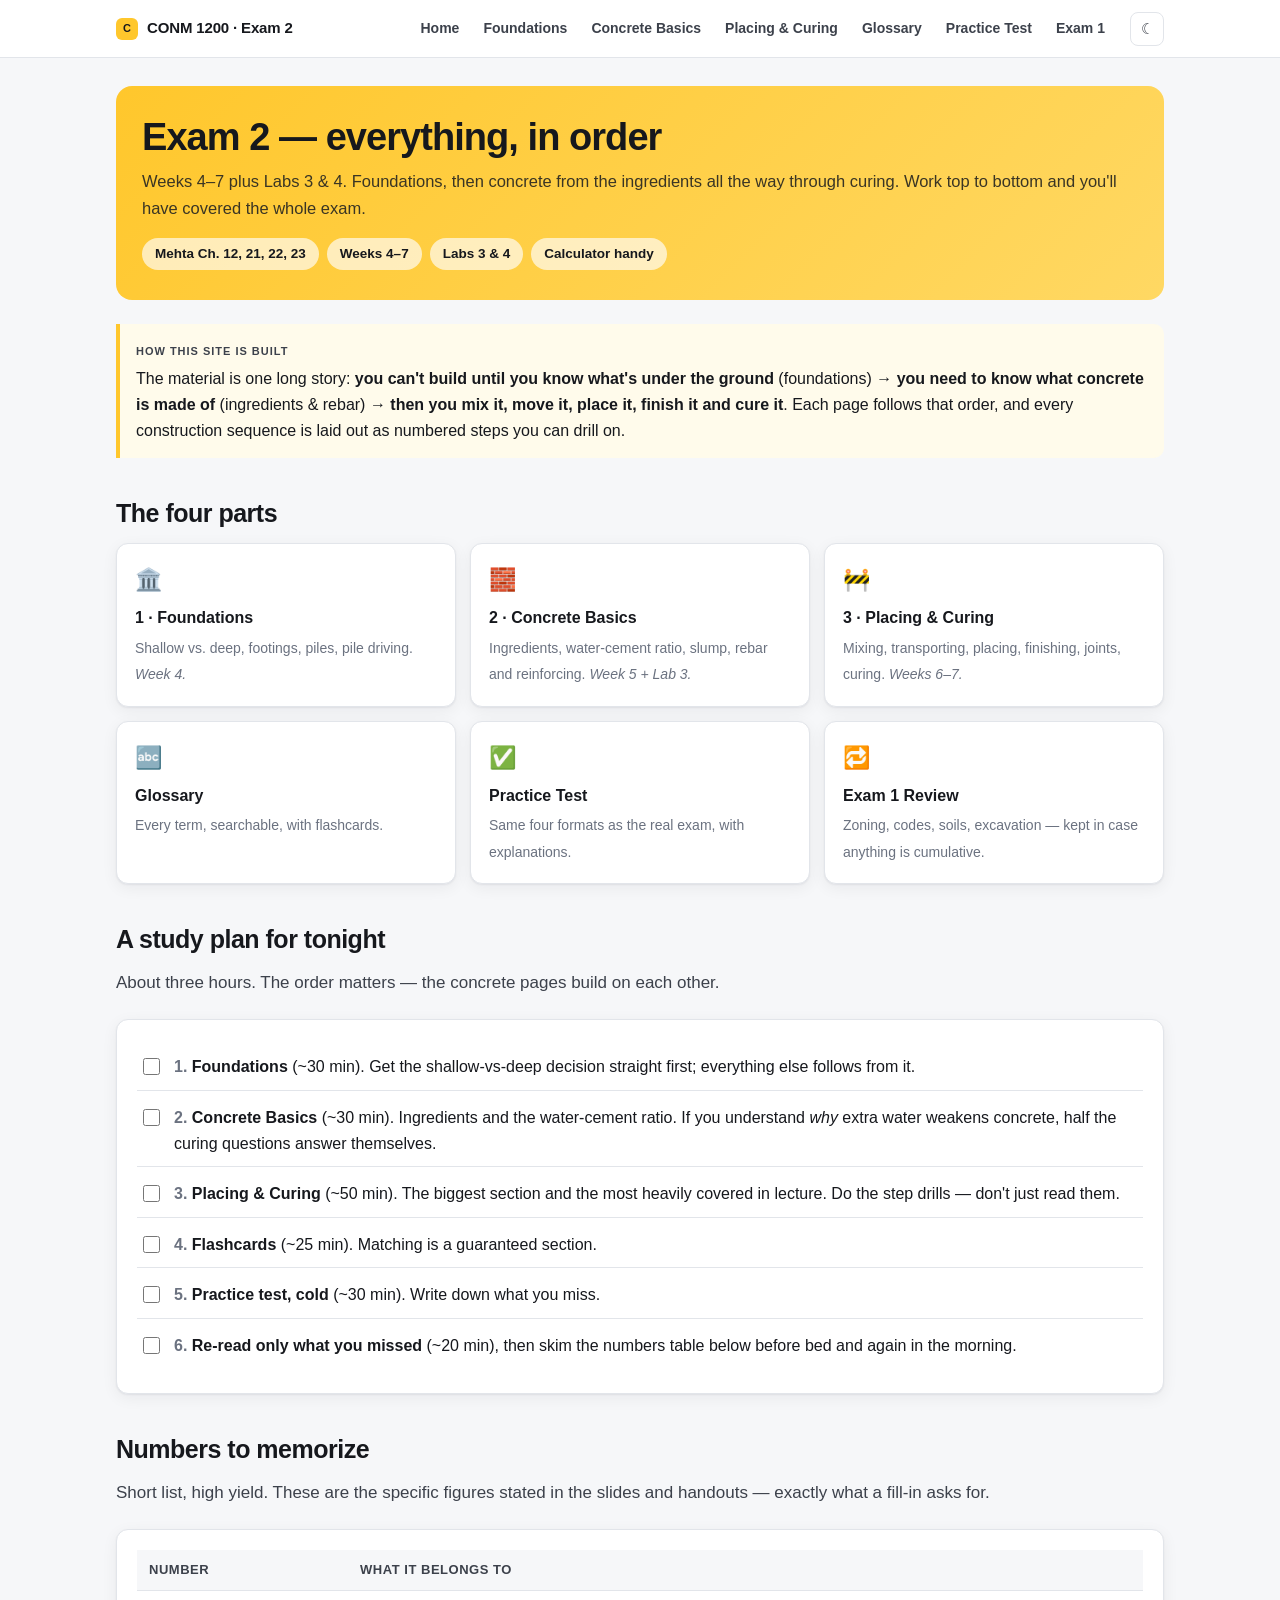
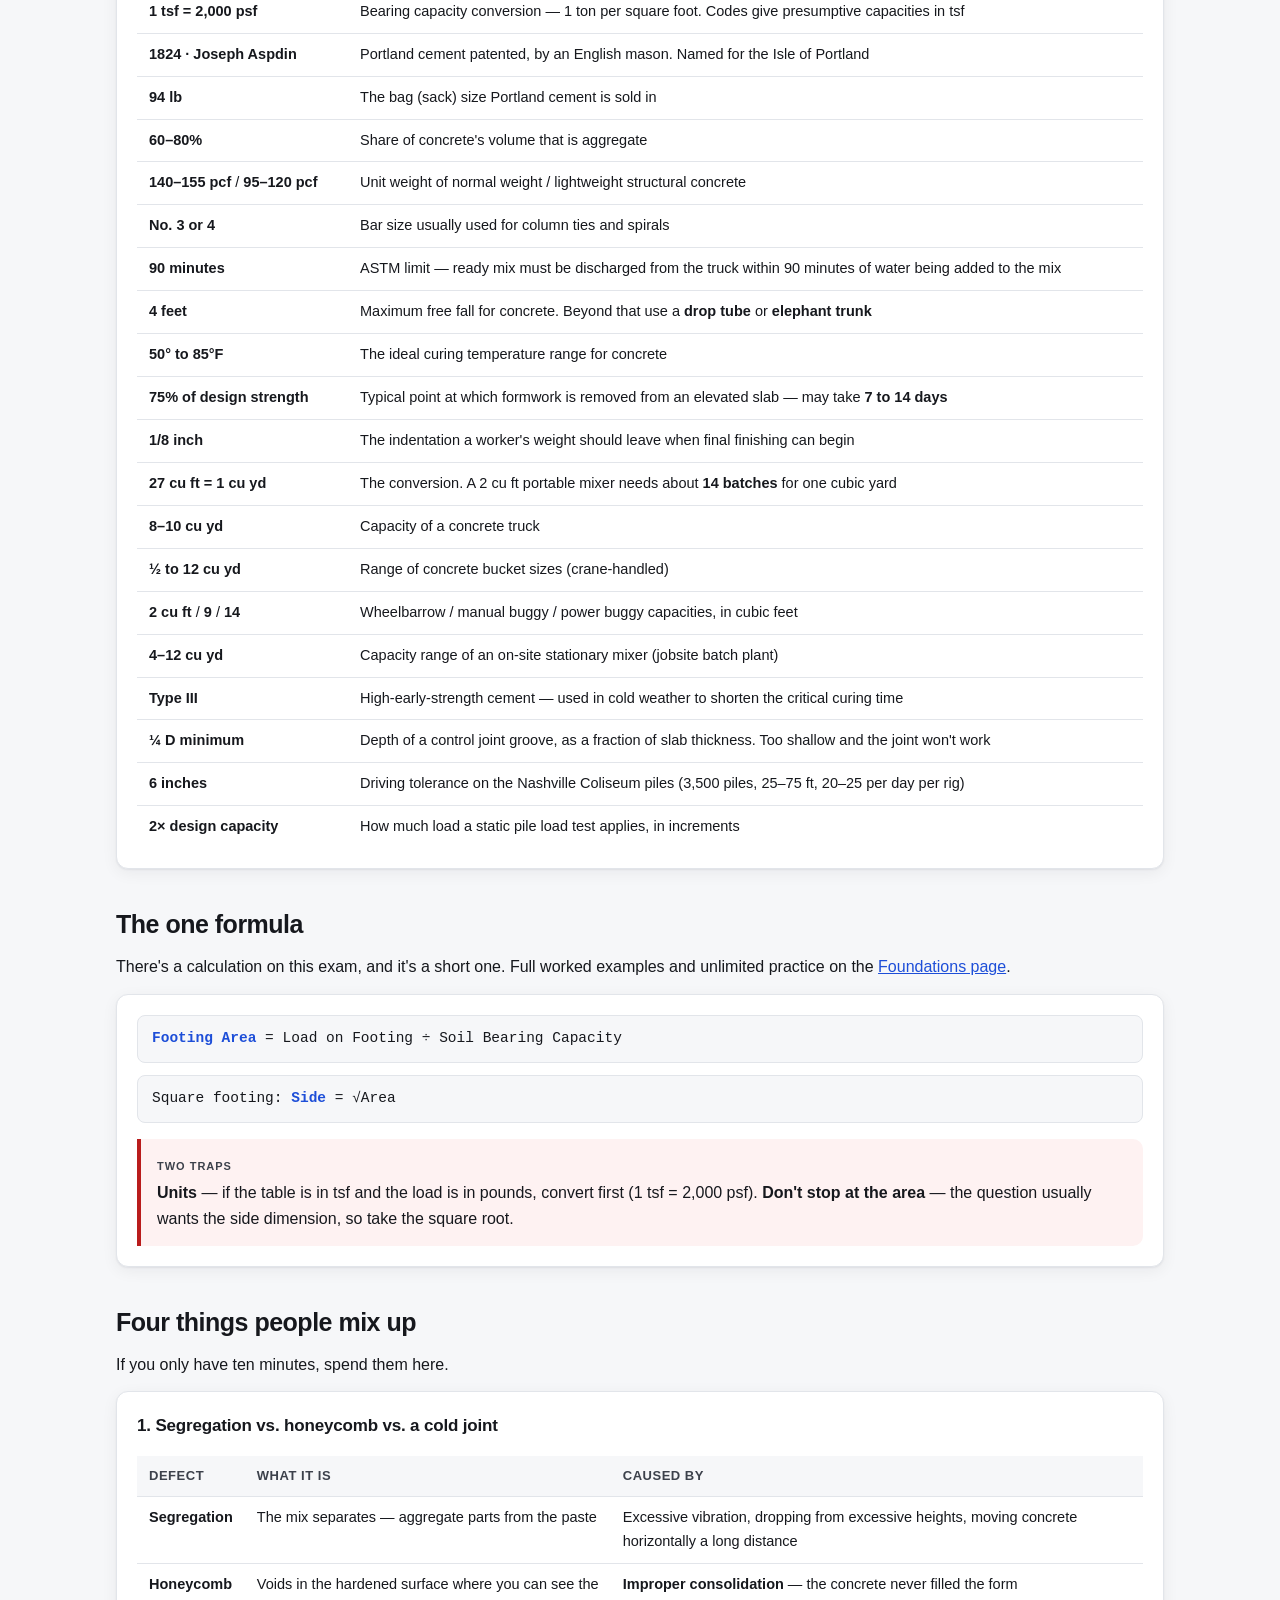
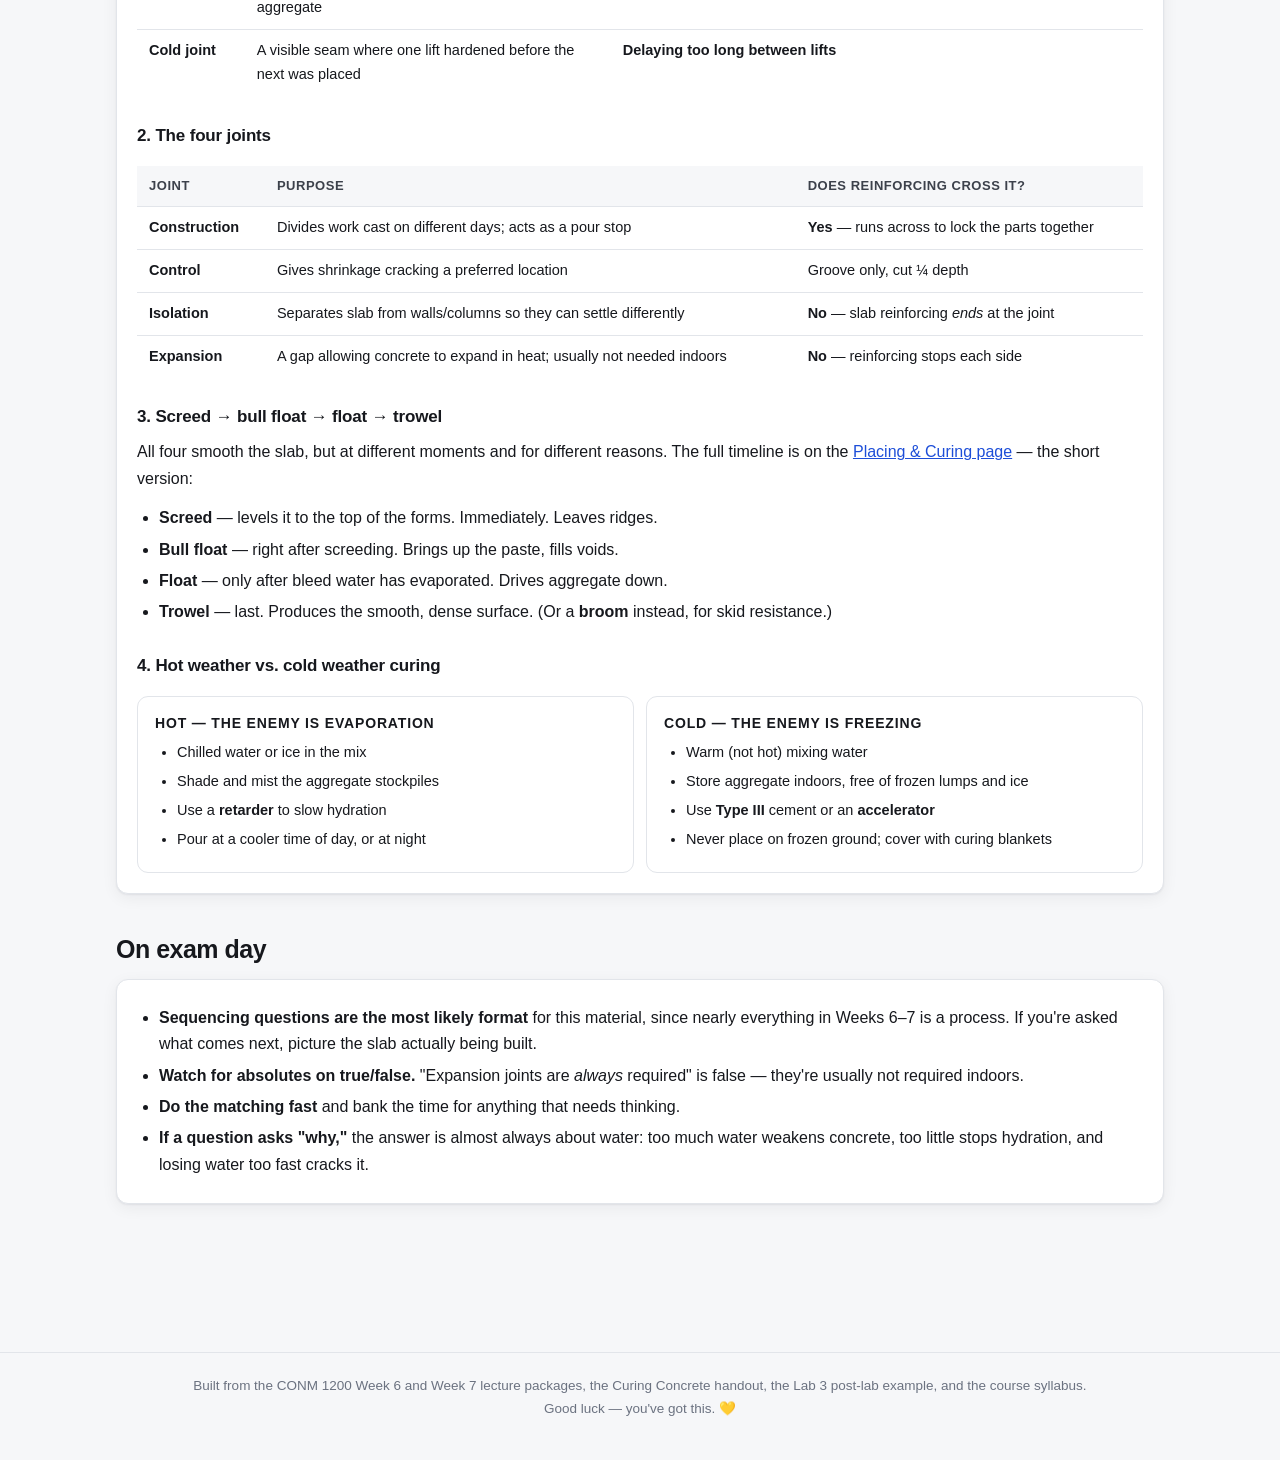
<file: index_2.html>
<!DOCTYPE html>
<html lang="en">
<head>
<meta charset="utf-8">
<meta name="viewport" content="width=device-width, initial-scale=1">
<title>CONM 1200 — Exam 2 Study Guide</title>
<meta name="description" content="Study site for CONM 1200 Building Construction Exam 2: foundations, concrete ingredients and reinforcing, mixing, placing, finishing and curing.">
<link rel="stylesheet" href="style.css">
<link rel="icon" href="data:image/svg+xml,<svg xmlns='http://www.w3.org/2000/svg' viewBox='0 0 100 100'><text y='.9em' font-size='90'>🏗️</text></svg>">
</head>
<body>

<header class="topbar">
  <div class="topbar-inner">
    <a class="brand" href="index.html"><span class="dot">C</span> CONM 1200 · Exam 2</a>
    <nav class="main">
      <a href="index.html" data-short="Home">Home</a>
      <a href="foundations.html" data-short="Found.">Foundations</a>
      <a href="concrete.html" data-short="Concrete">Concrete Basics</a>
      <a href="placing.html" data-short="Placing">Placing &amp; Curing</a>
      <a href="glossary.html" data-short="Terms">Glossary</a>
      <a href="quiz.html" data-short="Test">Practice Test</a>
      <a href="review.html" data-short="Exam 1">Exam 1</a>
    </nav>
    <button class="theme-btn" title="Toggle light/dark">☾</button>
  </div>
</header>

<main class="wrap">

  <div class="hero">
    <h1>Exam 2 — everything, in order</h1>
    <p>Weeks 4–7 plus Labs 3 &amp; 4. Foundations, then concrete from the ingredients all the way through curing. Work top to bottom and you'll have covered the whole exam.</p>
    <div class="facts">
      <span>Mehta Ch. 12, 21, 22, 23</span>
      <span>Weeks 4–7</span>
      <span>Labs 3 &amp; 4</span>
      <span>Calculator handy</span>
    </div>
  </div>

  <div class="callout key">
    <span class="tag">How this site is built</span>
    <p>The material is one long story: <strong>you can't build until you know what's under the ground</strong> (foundations) → <strong>you need to know what concrete is made of</strong> (ingredients &amp; rebar) → <strong>then you mix it, move it, place it, finish it and cure it</strong>. Each page follows that order, and every construction sequence is laid out as numbered steps you can drill on.</p>
  </div>

  <h2>The four parts</h2>
  <div class="grid three">
    <a class="tile" href="foundations.html">
      <span class="ico">🏛️</span>
      <strong>1 · Foundations</strong>
      <span class="sub">Shallow vs. deep, footings, piles, pile driving. <em>Week 4.</em></span>
    </a>
    <a class="tile" href="concrete.html">
      <span class="ico">🧱</span>
      <strong>2 · Concrete Basics</strong>
      <span class="sub">Ingredients, water-cement ratio, slump, rebar and reinforcing. <em>Week 5 + Lab 3.</em></span>
    </a>
    <a class="tile" href="placing.html">
      <span class="ico">🚧</span>
      <strong>3 · Placing &amp; Curing</strong>
      <span class="sub">Mixing, transporting, placing, finishing, joints, curing. <em>Weeks 6–7.</em></span>
    </a>
    <a class="tile" href="glossary.html">
      <span class="ico">🔤</span>
      <strong>Glossary</strong>
      <span class="sub">Every term, searchable, with flashcards.</span>
    </a>
    <a class="tile" href="quiz.html">
      <span class="ico">✅</span>
      <strong>Practice Test</strong>
      <span class="sub">Same four formats as the real exam, with explanations.</span>
    </a>
    <a class="tile" href="review.html">
      <span class="ico">🔁</span>
      <strong>Exam 1 Review</strong>
      <span class="sub">Zoning, codes, soils, excavation — kept in case anything is cumulative.</span>
    </a>
  </div>

  <h2 id="plan">A study plan for tonight</h2>
  <p class="lede">About three hours. The order matters — the concrete pages build on each other.</p>

  <div class="card">
    <ul class="check">
      <li><input type="checkbox" id="p1" data-key="e2plan1"><label for="p1"><span class="n">1.</span> <strong>Foundations</strong> (~30 min). Get the shallow-vs-deep decision straight first; everything else follows from it.</label></li>
      <li><input type="checkbox" id="p2" data-key="e2plan2"><label for="p2"><span class="n">2.</span> <strong>Concrete Basics</strong> (~30 min). Ingredients and the water-cement ratio. If you understand <em>why</em> extra water weakens concrete, half the curing questions answer themselves.</label></li>
      <li><input type="checkbox" id="p3" data-key="e2plan3"><label for="p3"><span class="n">3.</span> <strong>Placing &amp; Curing</strong> (~50 min). The biggest section and the most heavily covered in lecture. Do the step drills — don't just read them.</label></li>
      <li><input type="checkbox" id="p4" data-key="e2plan4"><label for="p4"><span class="n">4.</span> <strong>Flashcards</strong> (~25 min). Matching is a guaranteed section.</label></li>
      <li><input type="checkbox" id="p5" data-key="e2plan5"><label for="p5"><span class="n">5.</span> <strong>Practice test, cold</strong> (~30 min). Write down what you miss.</label></li>
      <li><input type="checkbox" id="p6" data-key="e2plan6"><label for="p6"><span class="n">6.</span> <strong>Re-read only what you missed</strong> (~20 min), then skim the numbers table below before bed and again in the morning.</label></li>
    </ul>
  </div>

  <h2 id="numbers">Numbers to memorize</h2>
  <p class="lede">Short list, high yield. These are the specific figures stated in the slides and handouts — exactly what a fill-in asks for.</p>

  <div class="card">
    <div class="tablewrap">
      <table>
        <thead><tr><th>Number</th><th>What it belongs to</th></tr></thead>
        <tbody>
          <tr><td><strong>1 tsf = 2,000 psf</strong></td><td>Bearing capacity conversion — 1 ton per square foot. Codes give presumptive capacities in tsf</td></tr>
          <tr><td><strong>1824 · Joseph Aspdin</strong></td><td>Portland cement patented, by an English mason. Named for the Isle of Portland</td></tr>
          <tr><td><strong>94 lb</strong></td><td>The bag (sack) size Portland cement is sold in</td></tr>
          <tr><td><strong>60–80%</strong></td><td>Share of concrete's volume that is aggregate</td></tr>
          <tr><td><strong>140–155 pcf</strong> / <strong>95–120 pcf</strong></td><td>Unit weight of normal weight / lightweight structural concrete</td></tr>
          <tr><td><strong>No. 3 or 4</strong></td><td>Bar size usually used for column ties and spirals</td></tr>
          <tr><td><strong>90 minutes</strong></td><td>ASTM limit — ready mix must be discharged from the truck within 90 minutes of water being added to the mix</td></tr>
          <tr><td><strong>4 feet</strong></td><td>Maximum free fall for concrete. Beyond that use a <strong>drop tube</strong> or <strong>elephant trunk</strong></td></tr>
          <tr><td><strong>50° to 85°F</strong></td><td>The ideal curing temperature range for concrete</td></tr>
          <tr><td><strong>75% of design strength</strong></td><td>Typical point at which formwork is removed from an elevated slab — may take <strong>7 to 14 days</strong></td></tr>
          <tr><td><strong>1/8 inch</strong></td><td>The indentation a worker's weight should leave when final finishing can begin</td></tr>
          <tr><td><strong>27 cu ft = 1 cu yd</strong></td><td>The conversion. A 2 cu ft portable mixer needs about <strong>14 batches</strong> for one cubic yard</td></tr>
          <tr><td><strong>8–10 cu yd</strong></td><td>Capacity of a concrete truck</td></tr>
          <tr><td><strong>½ to 12 cu yd</strong></td><td>Range of concrete bucket sizes (crane-handled)</td></tr>
          <tr><td><strong>2 cu ft</strong> / <strong>9</strong> / <strong>14</strong></td><td>Wheelbarrow / manual buggy / power buggy capacities, in cubic feet</td></tr>
          <tr><td><strong>4–12 cu yd</strong></td><td>Capacity range of an on-site stationary mixer (jobsite batch plant)</td></tr>
          <tr><td><strong>Type III</strong></td><td>High-early-strength cement — used in cold weather to shorten the critical curing time</td></tr>
          <tr><td><strong>¼ D minimum</strong></td><td>Depth of a control joint groove, as a fraction of slab thickness. Too shallow and the joint won't work</td></tr>
          <tr><td><strong>6 inches</strong></td><td>Driving tolerance on the Nashville Coliseum piles (3,500 piles, 25–75 ft, 20–25 per day per rig)</td></tr>
          <tr><td><strong>2× design capacity</strong></td><td>How much load a static pile load test applies, in increments</td></tr>
        </tbody>
      </table>
    </div>
  </div>

  <h2>The one formula</h2>
  <p>There's a calculation on this exam, and it's a short one. Full worked examples and unlimited practice on the <a href="foundations.html#sizing">Foundations page</a>.</p>

  <div class="card">
    <div class="formula"><b>Footing Area</b> = Load on Footing ÷ Soil Bearing Capacity</div>
    <div class="formula">Square footing: <b>Side</b> = √Area</div>
    <div class="callout trap" style="margin-bottom:0">
      <span class="tag">Two traps</span>
      <p><strong>Units</strong> — if the table is in tsf and the load is in pounds, convert first (1 tsf = 2,000 psf). <strong>Don't stop at the area</strong> — the question usually wants the side dimension, so take the square root.</p>
    </div>
  </div>

  <h2>Four things people mix up</h2>
  <p>If you only have ten minutes, spend them here.</p>

  <div class="card">
    <h3>1. Segregation vs. honeycomb vs. a cold joint</h3>
    <div class="tablewrap">
      <table>
        <thead><tr><th>Defect</th><th>What it is</th><th>Caused by</th></tr></thead>
        <tbody>
          <tr><td><strong>Segregation</strong></td><td>The mix separates — aggregate parts from the paste</td><td>Excessive vibration, dropping from excessive heights, moving concrete horizontally a long distance</td></tr>
          <tr><td><strong>Honeycomb</strong></td><td>Voids in the hardened surface where you can see the aggregate</td><td><strong>Improper consolidation</strong> — the concrete never filled the form</td></tr>
          <tr><td><strong>Cold joint</strong></td><td>A visible seam where one lift hardened before the next was placed</td><td><strong>Delaying too long between lifts</strong></td></tr>
        </tbody>
      </table>
    </div>

    <h3>2. The four joints</h3>
    <div class="tablewrap">
      <table>
        <thead><tr><th>Joint</th><th>Purpose</th><th>Does reinforcing cross it?</th></tr></thead>
        <tbody>
          <tr><td><strong>Construction</strong></td><td>Divides work cast on different days; acts as a pour stop</td><td><strong>Yes</strong> — runs across to lock the parts together</td></tr>
          <tr><td><strong>Control</strong></td><td>Gives shrinkage cracking a preferred location</td><td>Groove only, cut ¼ depth</td></tr>
          <tr><td><strong>Isolation</strong></td><td>Separates slab from walls/columns so they can settle differently</td><td><strong>No</strong> — slab reinforcing <em>ends</em> at the joint</td></tr>
          <tr><td><strong>Expansion</strong></td><td>A gap allowing concrete to expand in heat; usually not needed indoors</td><td><strong>No</strong> — reinforcing stops each side</td></tr>
        </tbody>
      </table>
    </div>

    <h3>3. Screed → bull float → float → trowel</h3>
    <p>All four smooth the slab, but at different moments and for different reasons. The full timeline is on the <a href="placing.html#finishing">Placing &amp; Curing page</a> — the short version:</p>
    <ul>
      <li><strong>Screed</strong> — levels it to the top of the forms. Immediately. Leaves ridges.</li>
      <li><strong>Bull float</strong> — right after screeding. Brings up the paste, fills voids.</li>
      <li><strong>Float</strong> — only after bleed water has evaporated. Drives aggregate down.</li>
      <li><strong>Trowel</strong> — last. Produces the smooth, dense surface. (Or a <strong>broom</strong> instead, for skid resistance.)</li>
    </ul>

    <h3>4. Hot weather vs. cold weather curing</h3>
    <div class="vs two">
      <div>
        <h4>Hot — the enemy is evaporation</h4>
        <ul>
          <li>Chilled water or ice in the mix</li>
          <li>Shade and mist the aggregate stockpiles</li>
          <li>Use a <strong>retarder</strong> to slow hydration</li>
          <li>Pour at a cooler time of day, or at night</li>
        </ul>
      </div>
      <div>
        <h4>Cold — the enemy is freezing</h4>
        <ul>
          <li>Warm (not hot) mixing water</li>
          <li>Store aggregate indoors, free of frozen lumps and ice</li>
          <li>Use <strong>Type III</strong> cement or an <strong>accelerator</strong></li>
          <li>Never place on frozen ground; cover with curing blankets</li>
        </ul>
      </div>
    </div>
  </div>

  <h2>On exam day</h2>
  <div class="card">
    <ul>
      <li><strong>Sequencing questions are the most likely format</strong> for this material, since nearly everything in Weeks 6–7 is a process. If you're asked what comes next, picture the slab actually being built.</li>
      <li><strong>Watch for absolutes on true/false.</strong> "Expansion joints are <em>always</em> required" is false — they're usually not required indoors.</li>
      <li><strong>Do the matching fast</strong> and bank the time for anything that needs thinking.</li>
      <li><strong>If a question asks "why,"</strong> the answer is almost always about water: too much water weakens concrete, too little stops hydration, and losing water too fast cracks it.</li>
    </ul>
  </div>

</main>

<footer>
  Built from the CONM 1200 Week 6 and Week 7 lecture packages, the Curing Concrete handout, the Lab 3 post-lab example, and the course syllabus.<br>
  Good luck — you've got this. 💛
</footer>

<script src="app.js"></script>
</body>
</html>
</file>
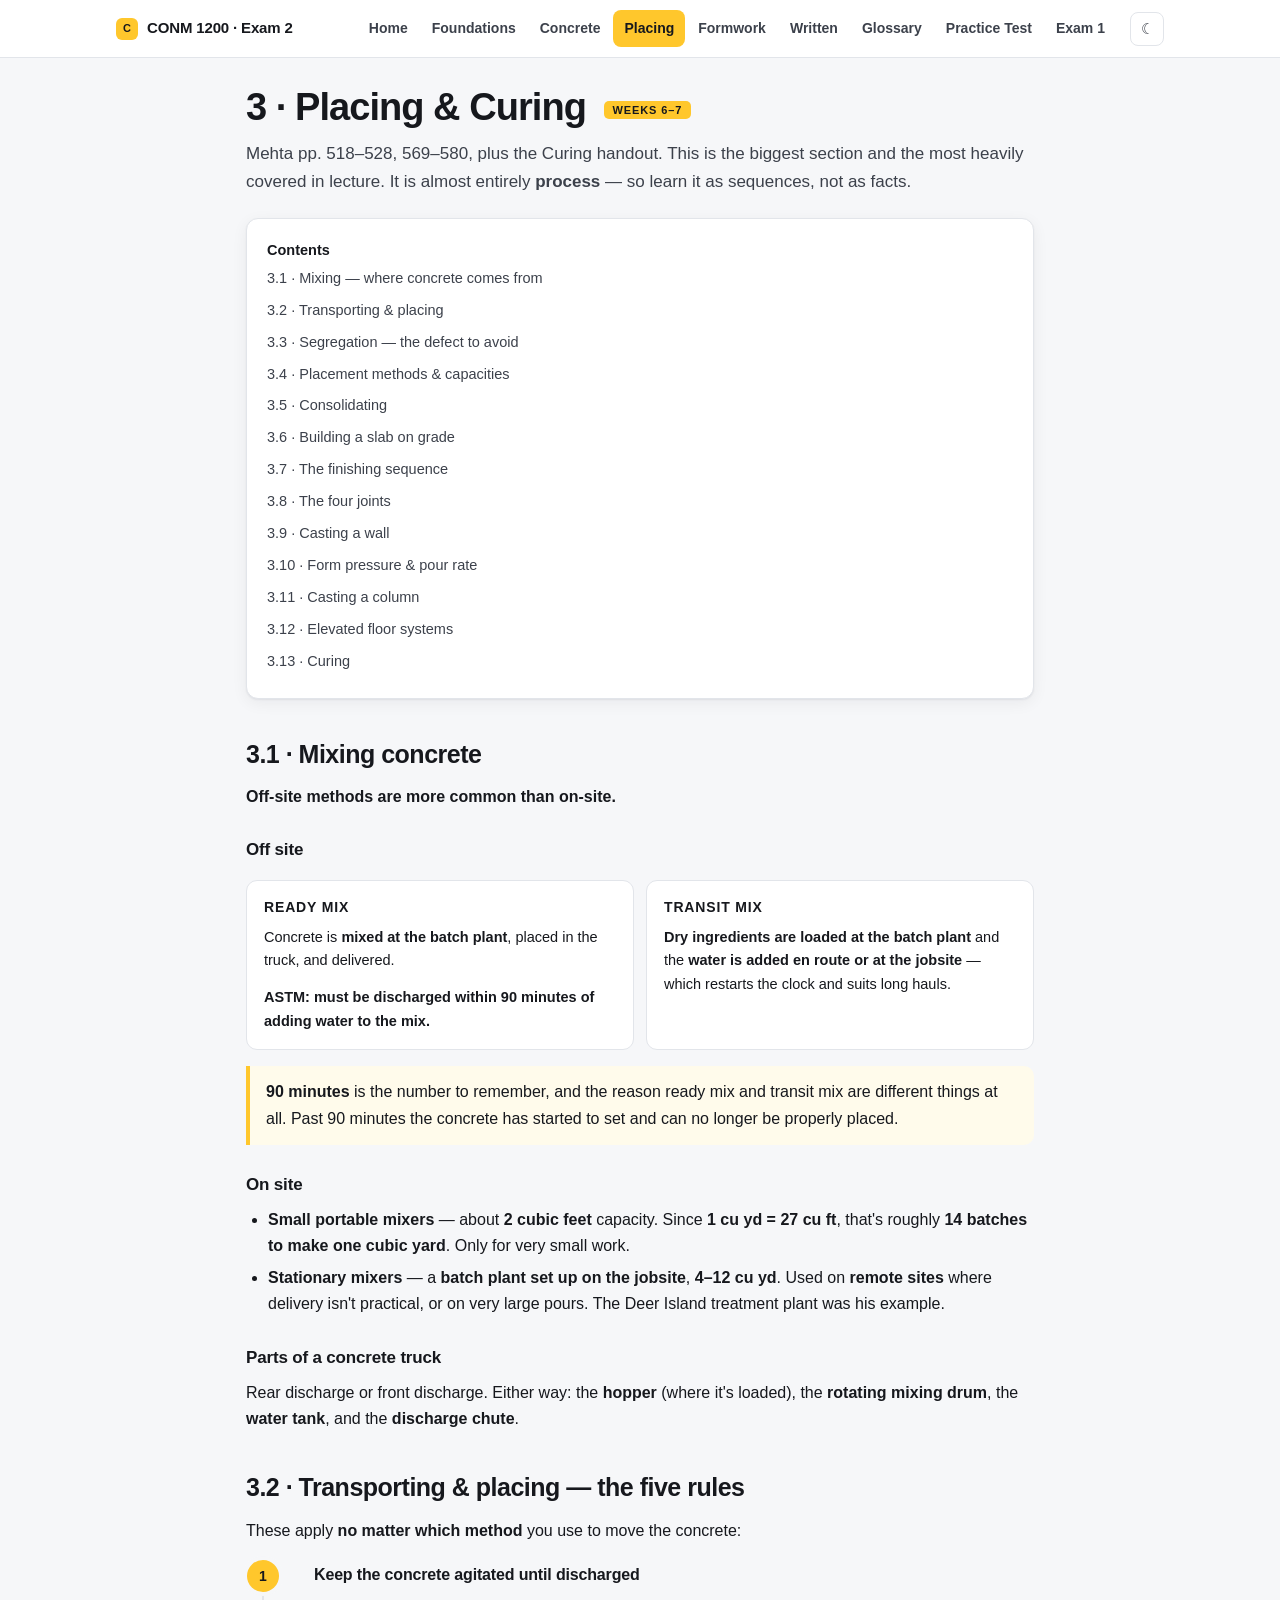
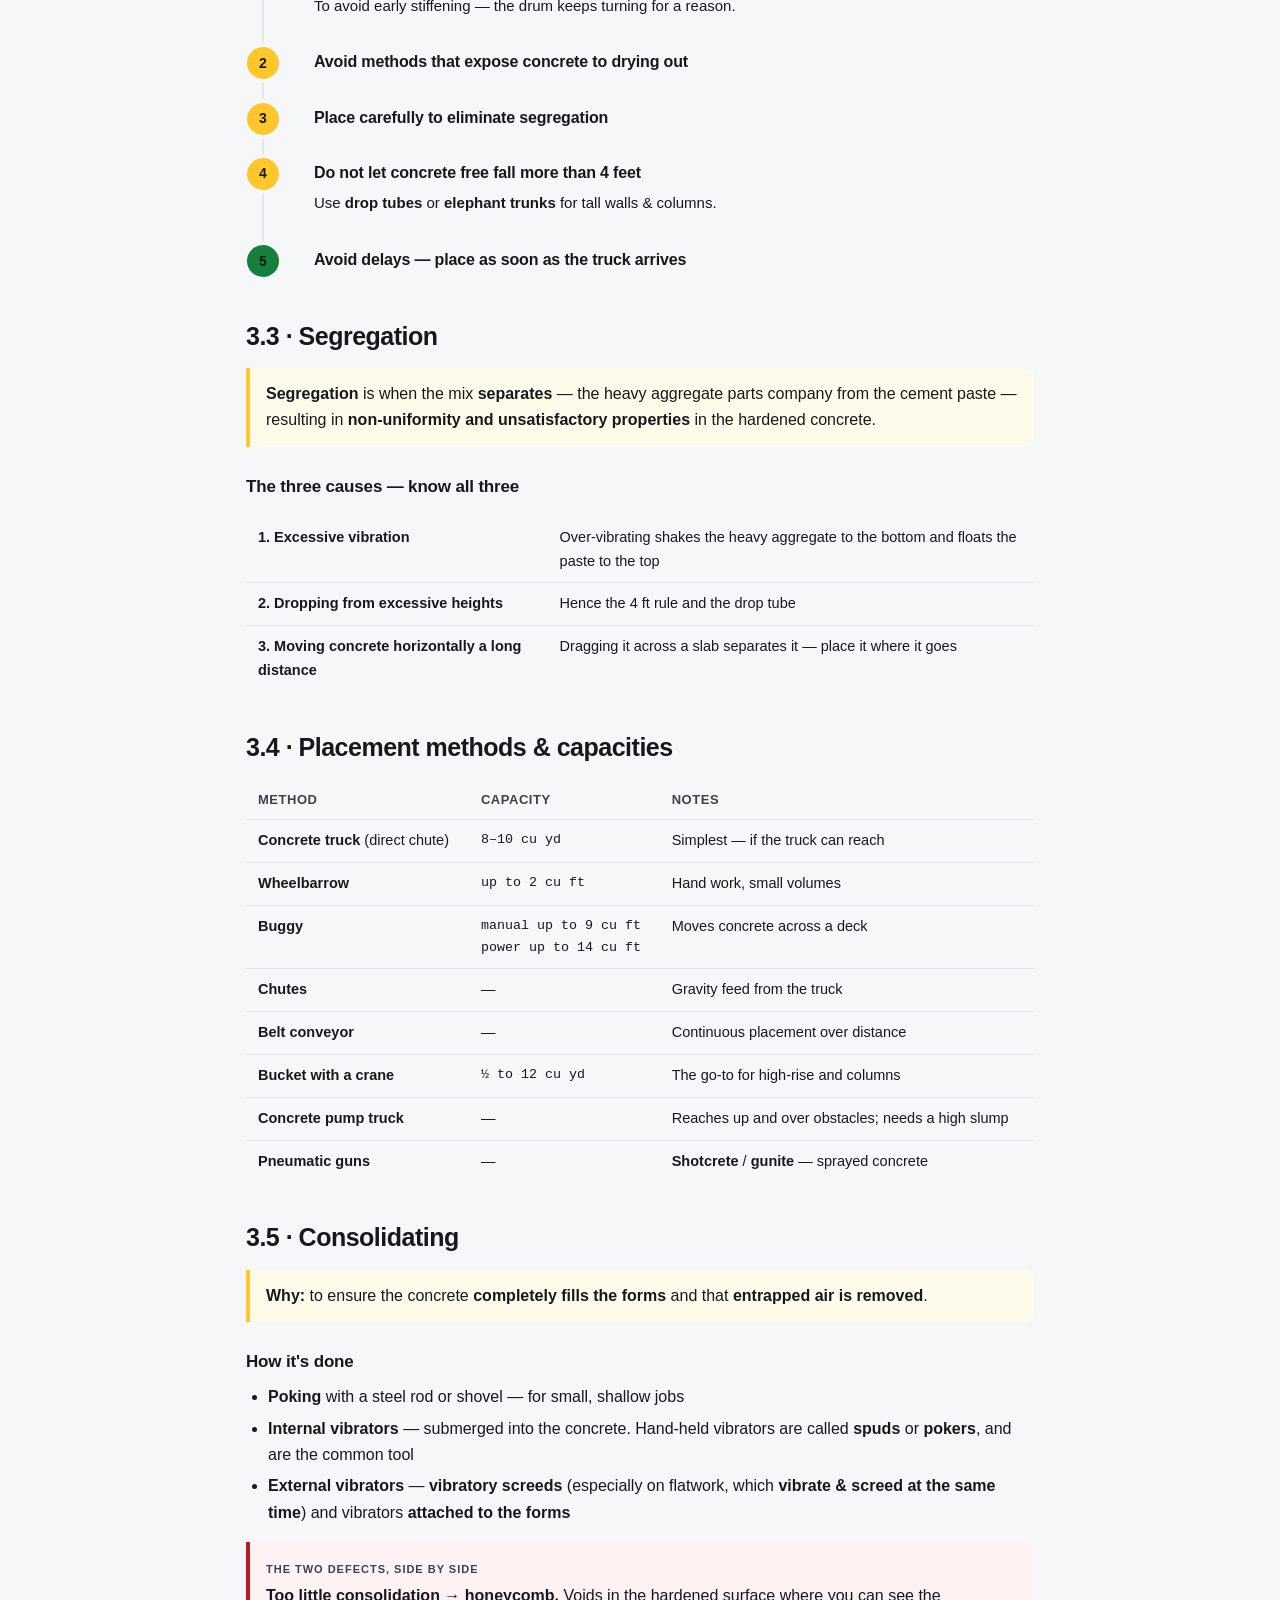
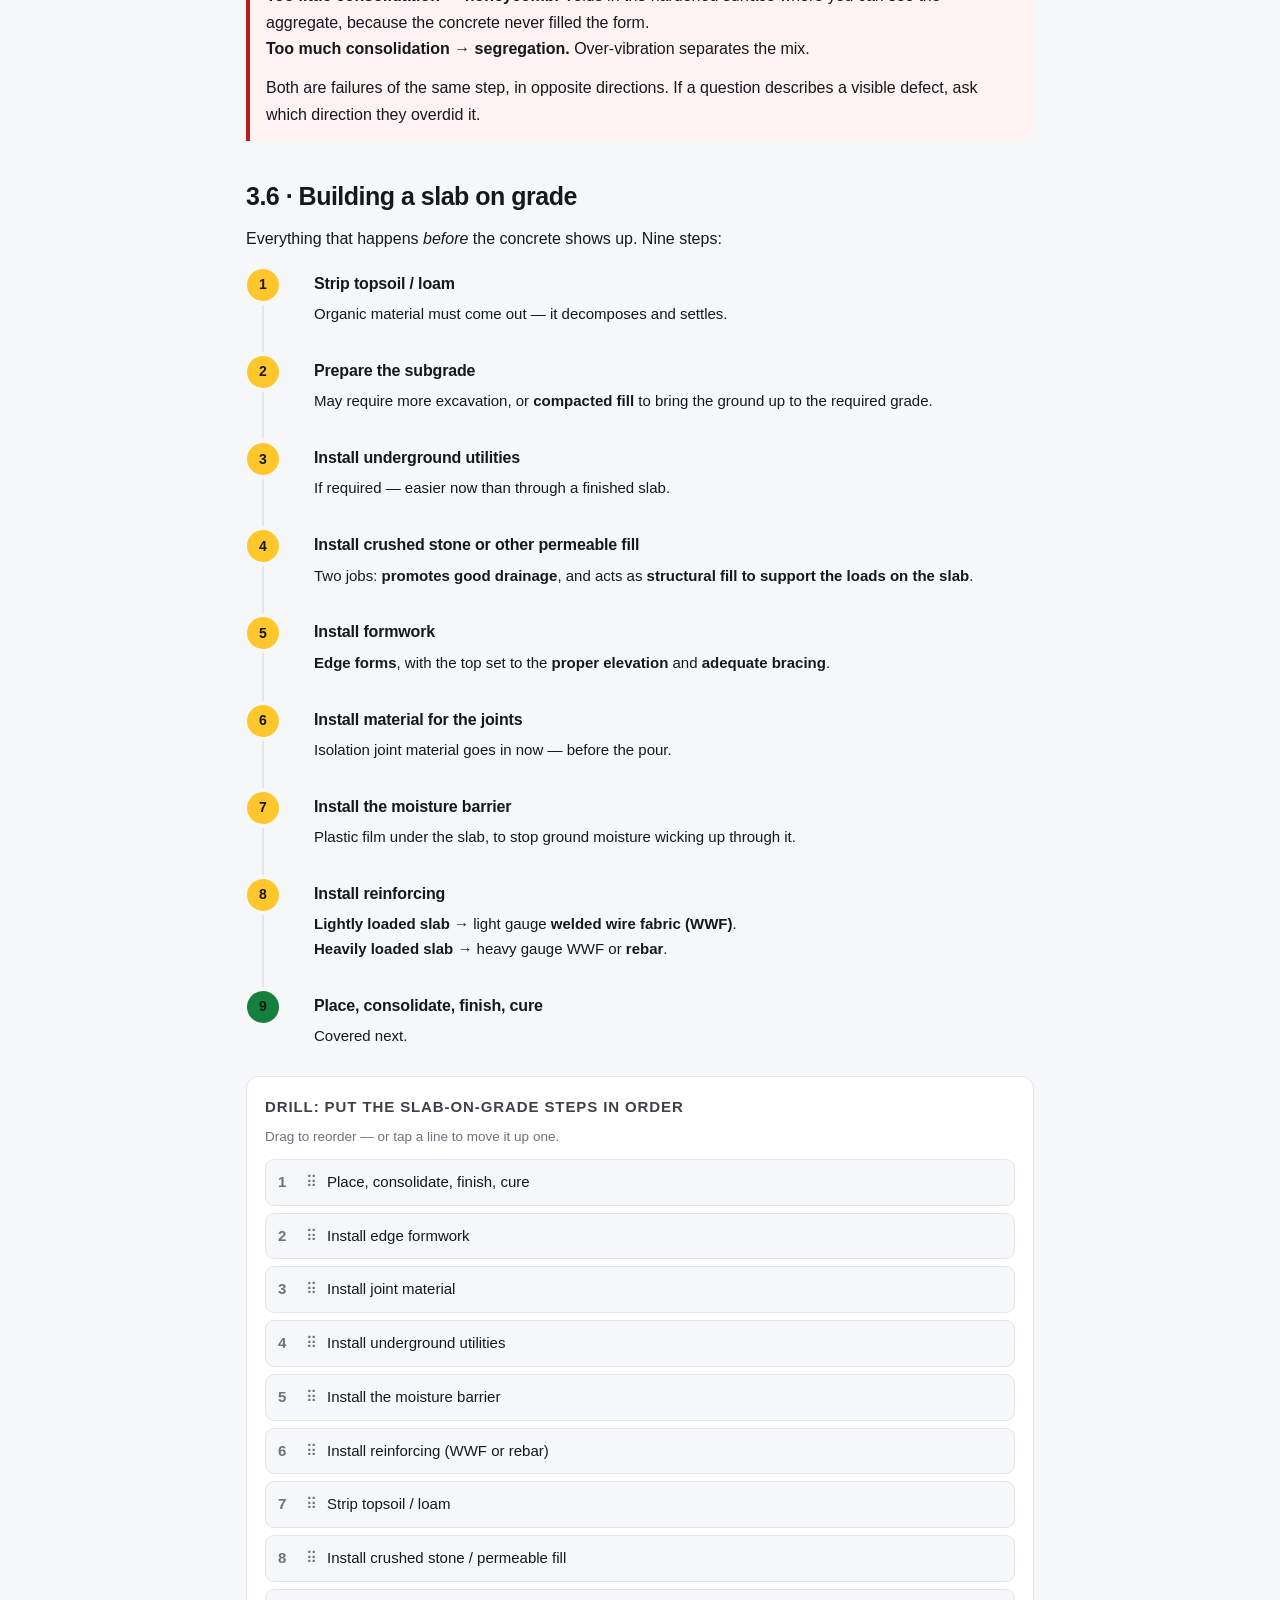
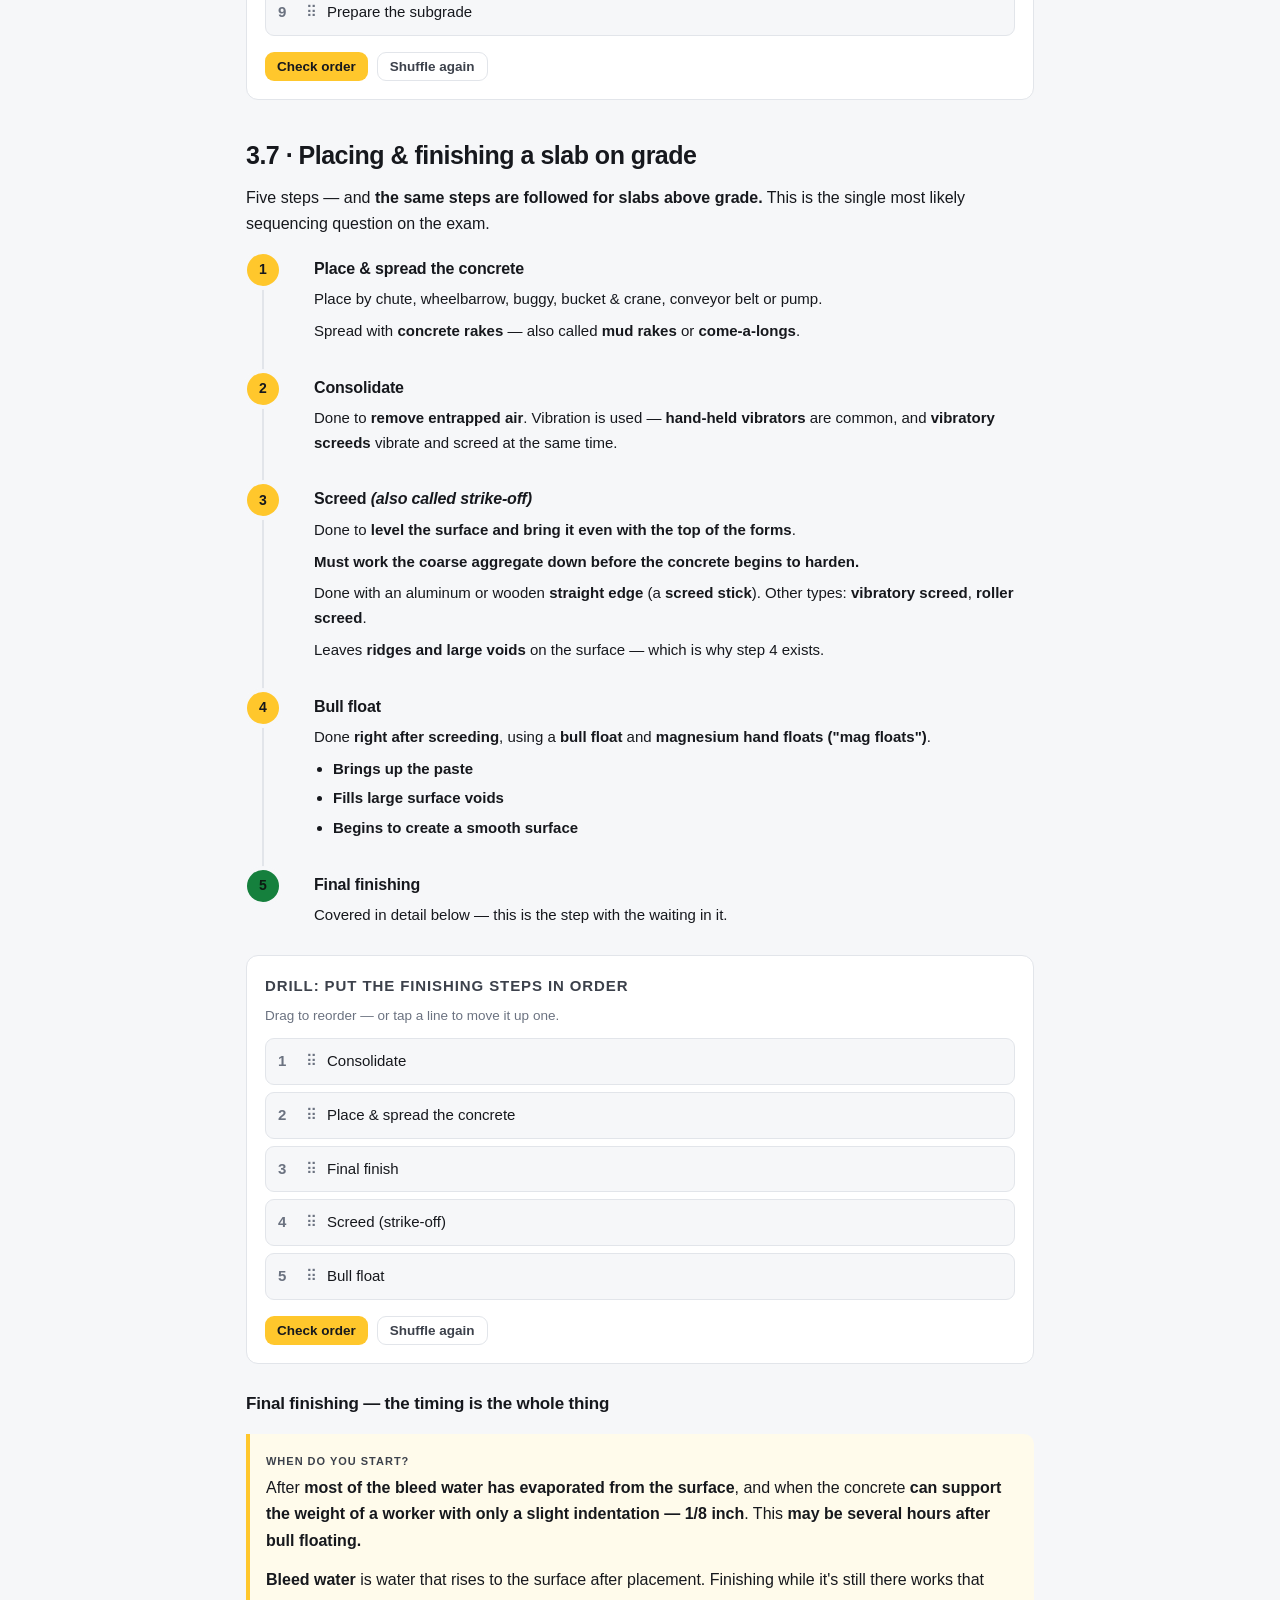
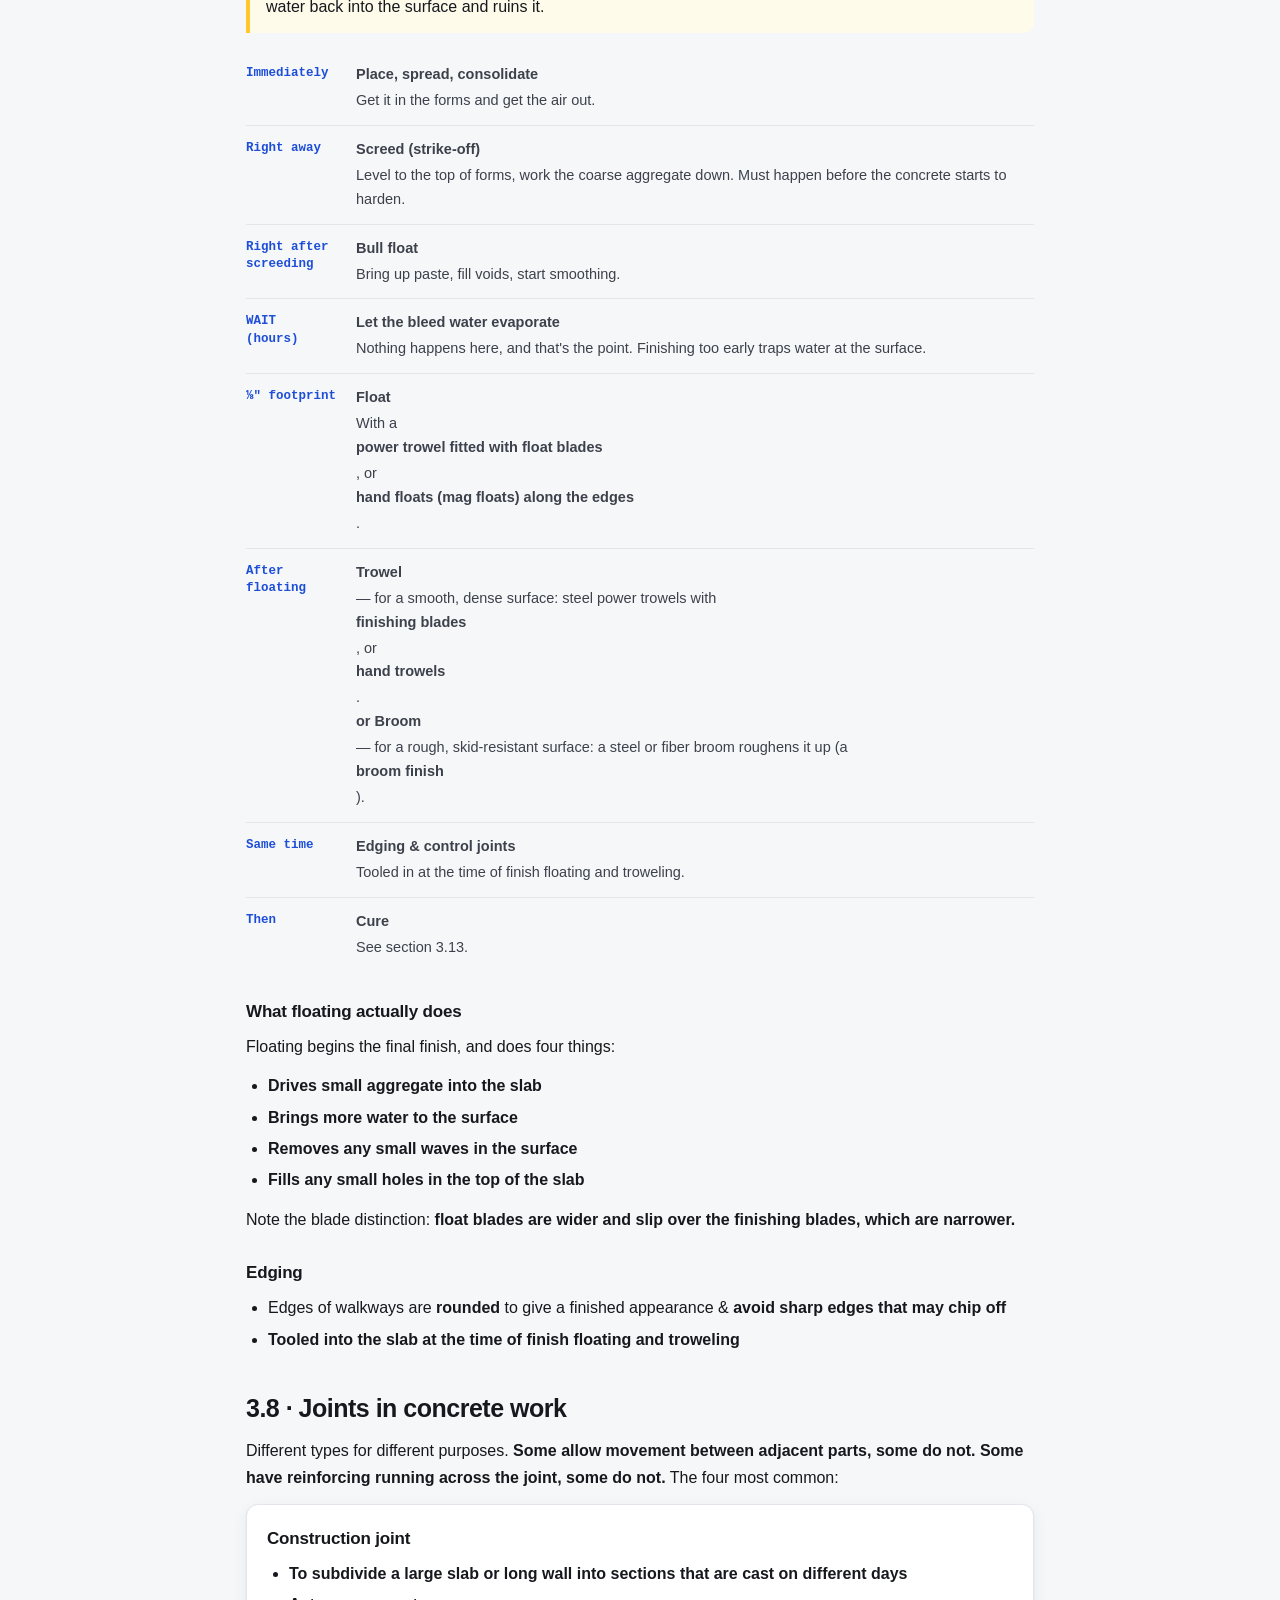
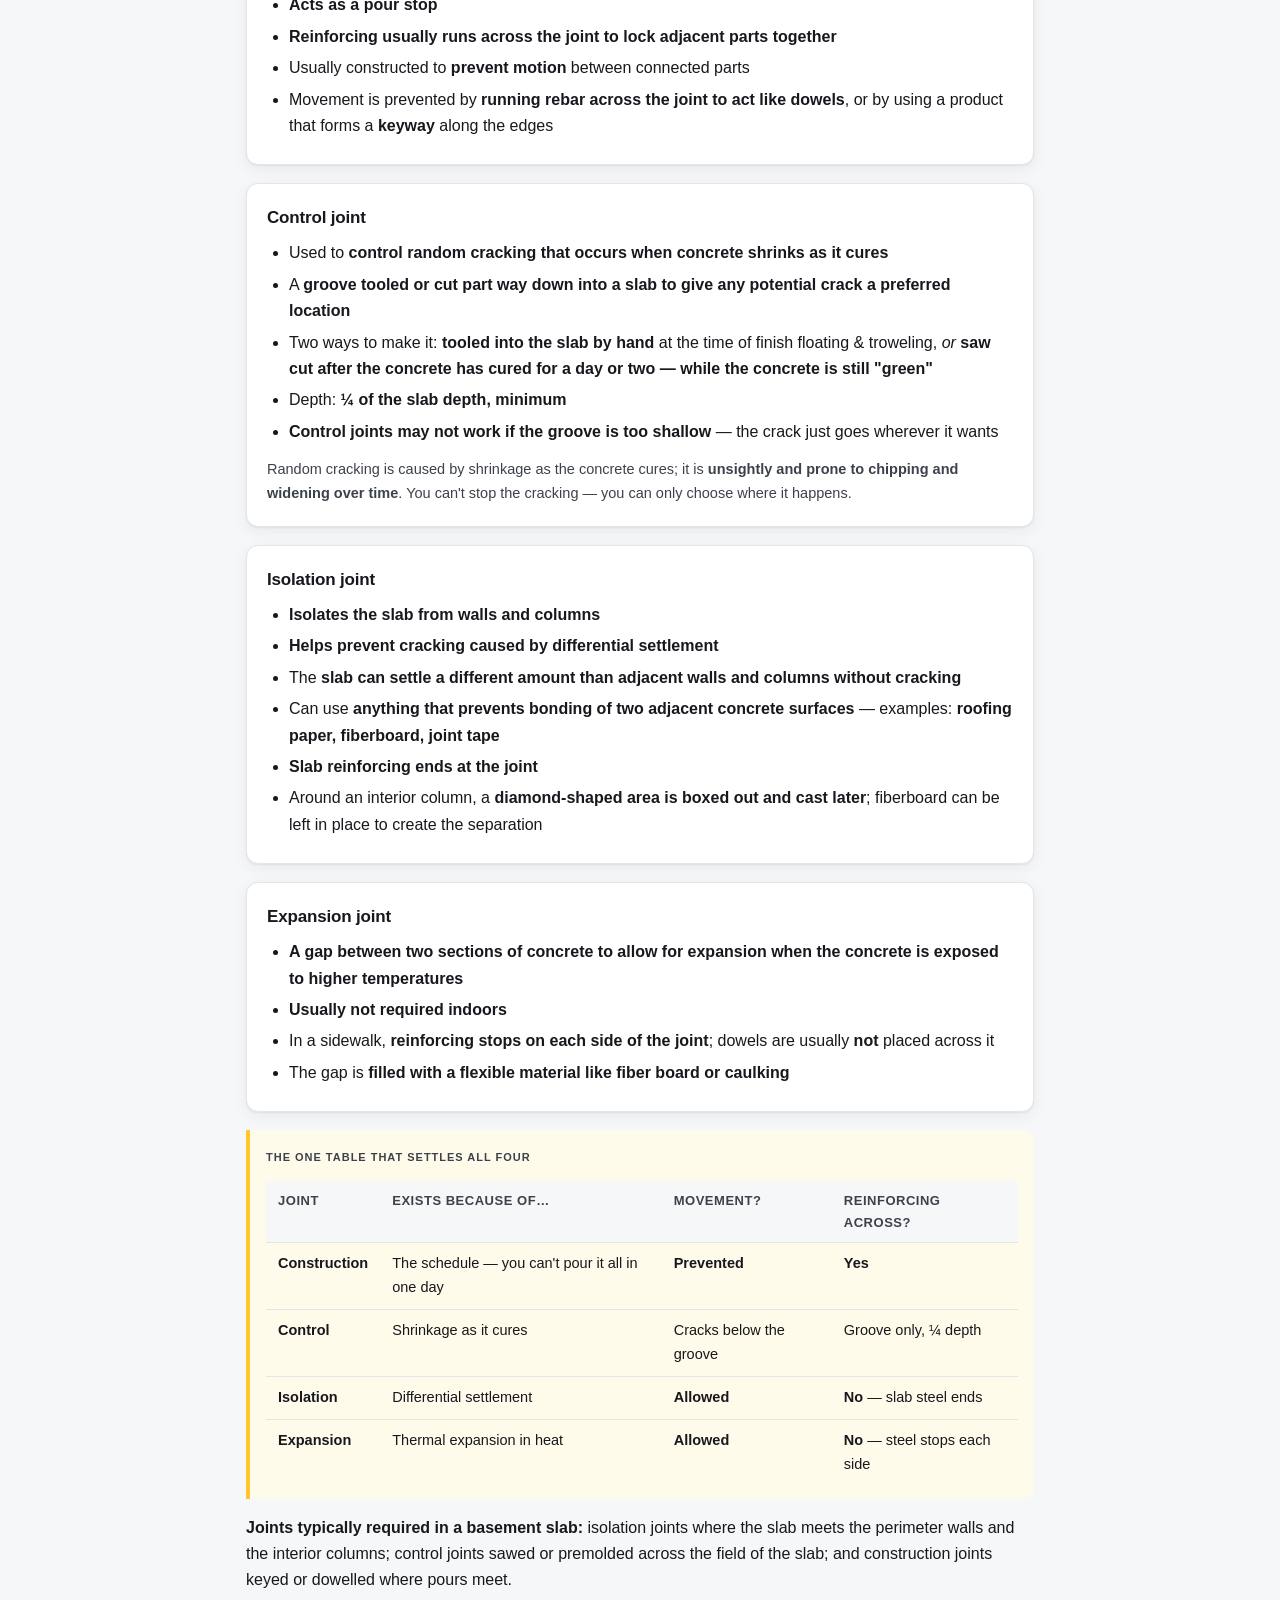
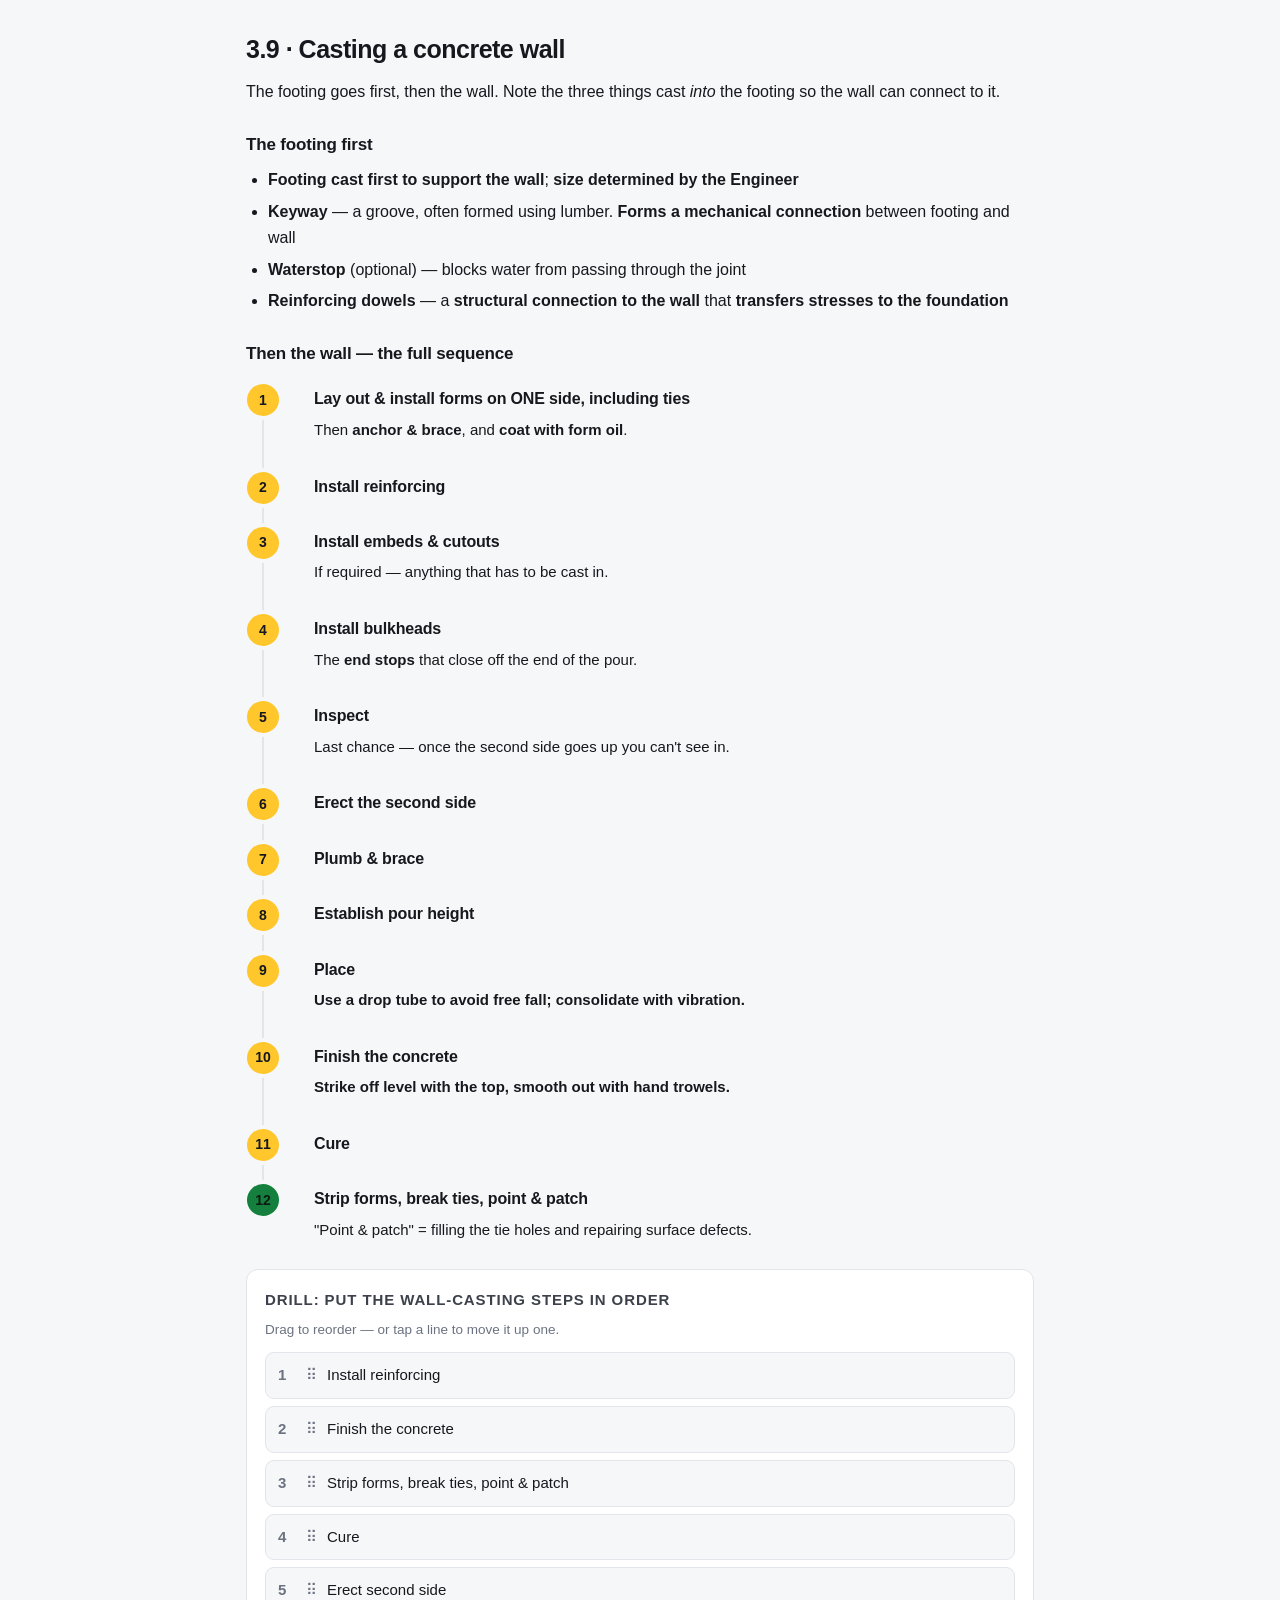
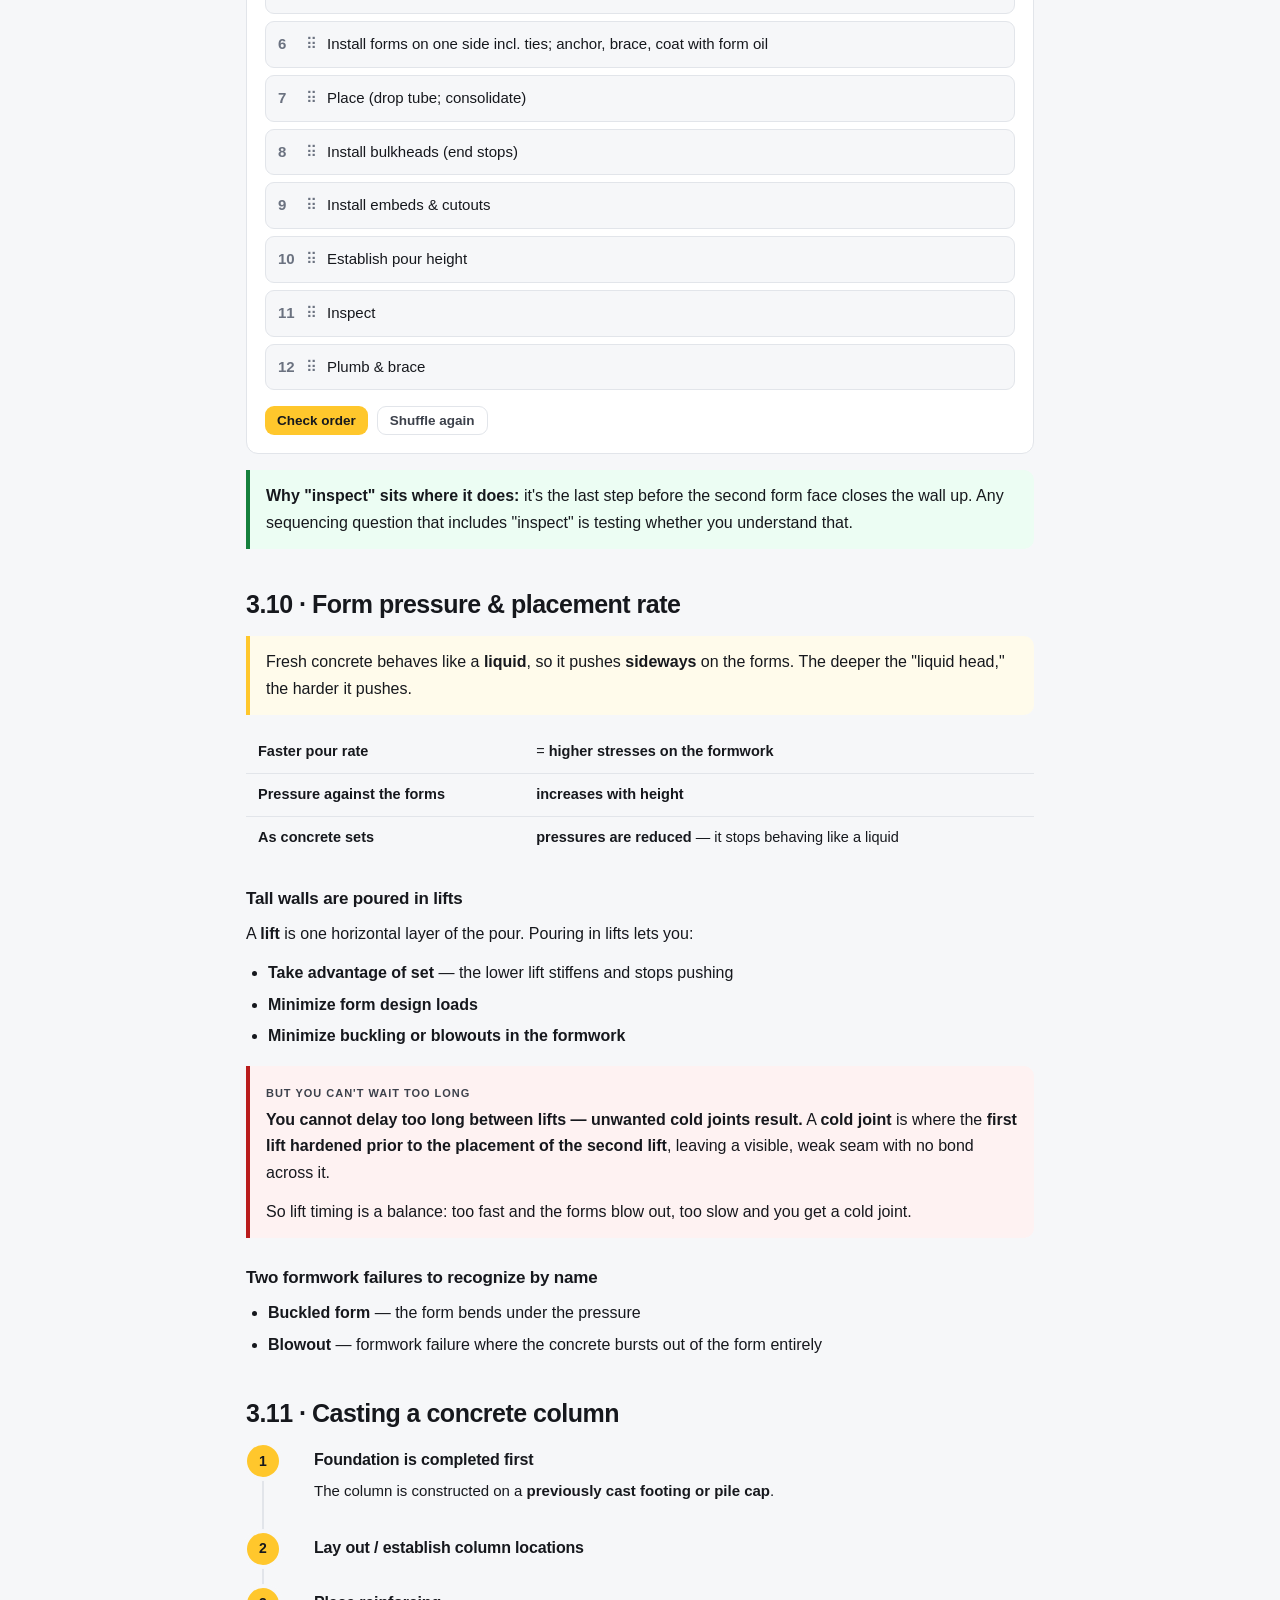
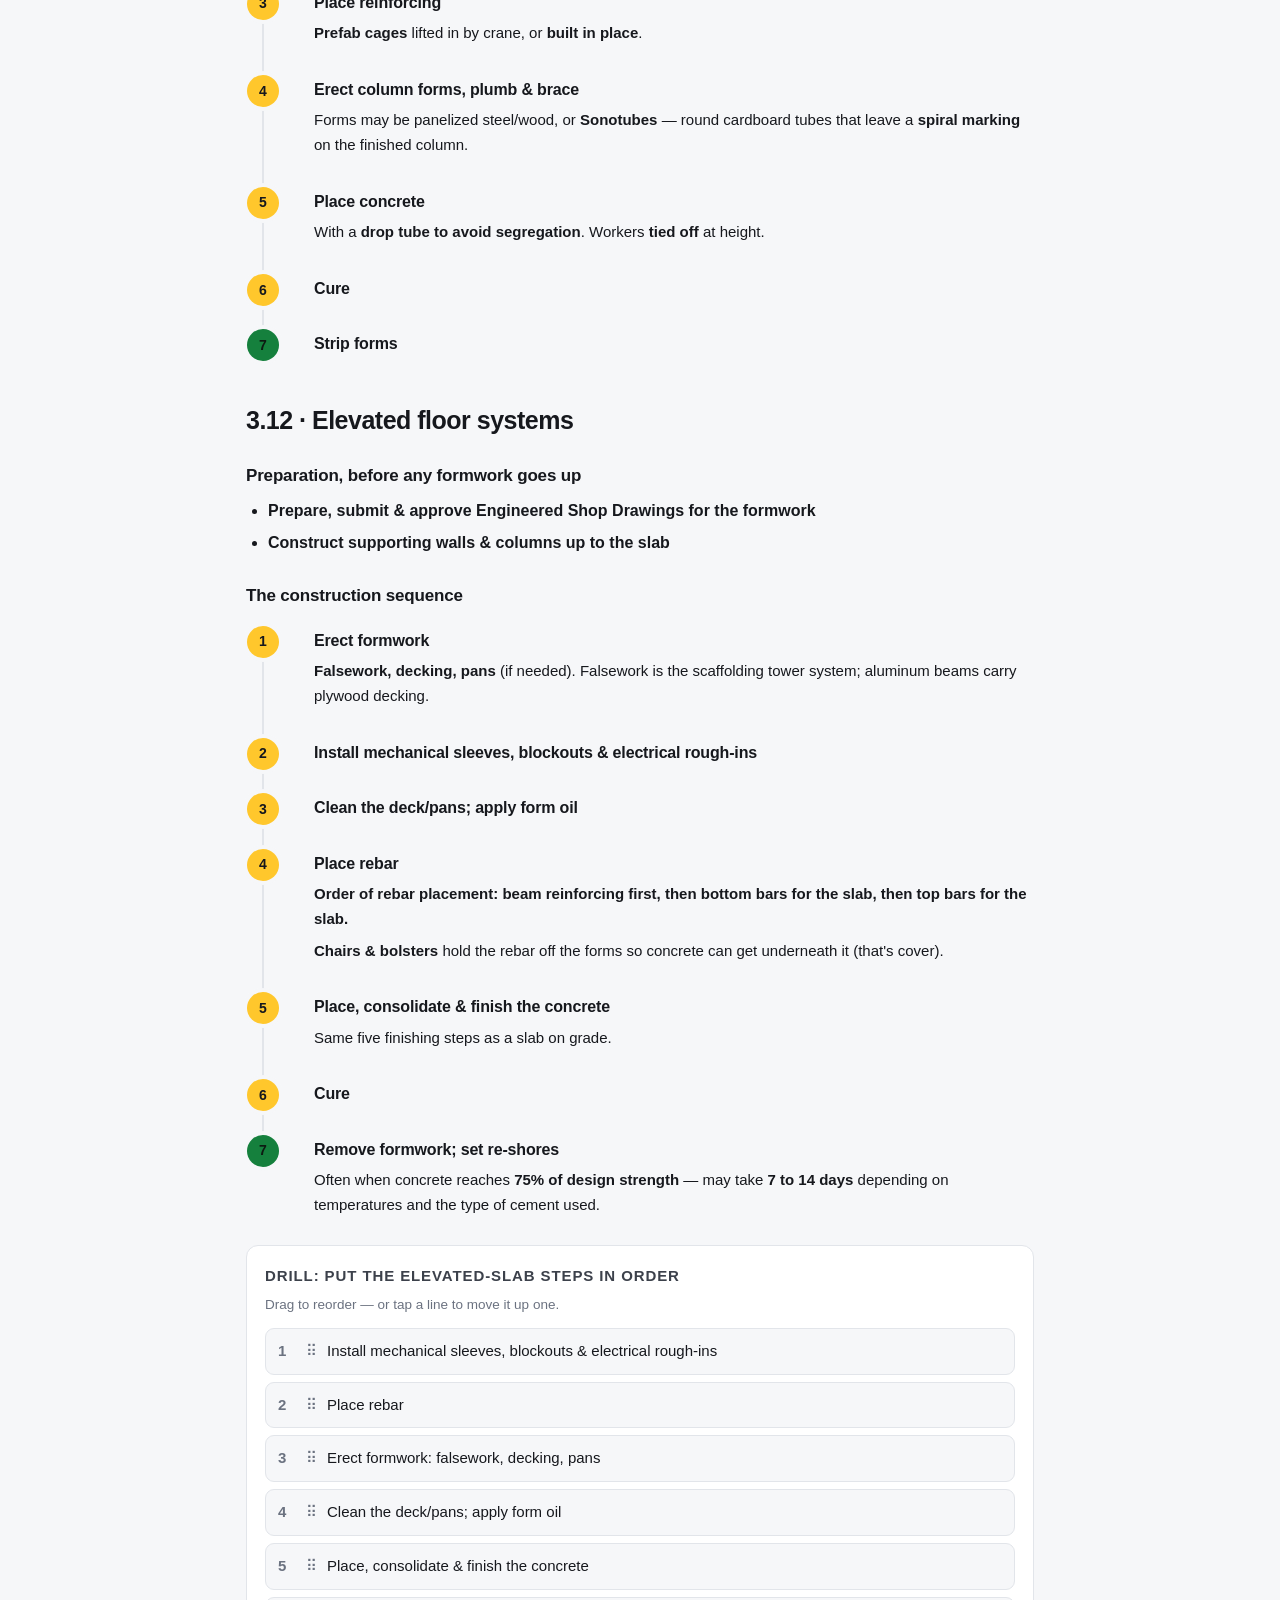
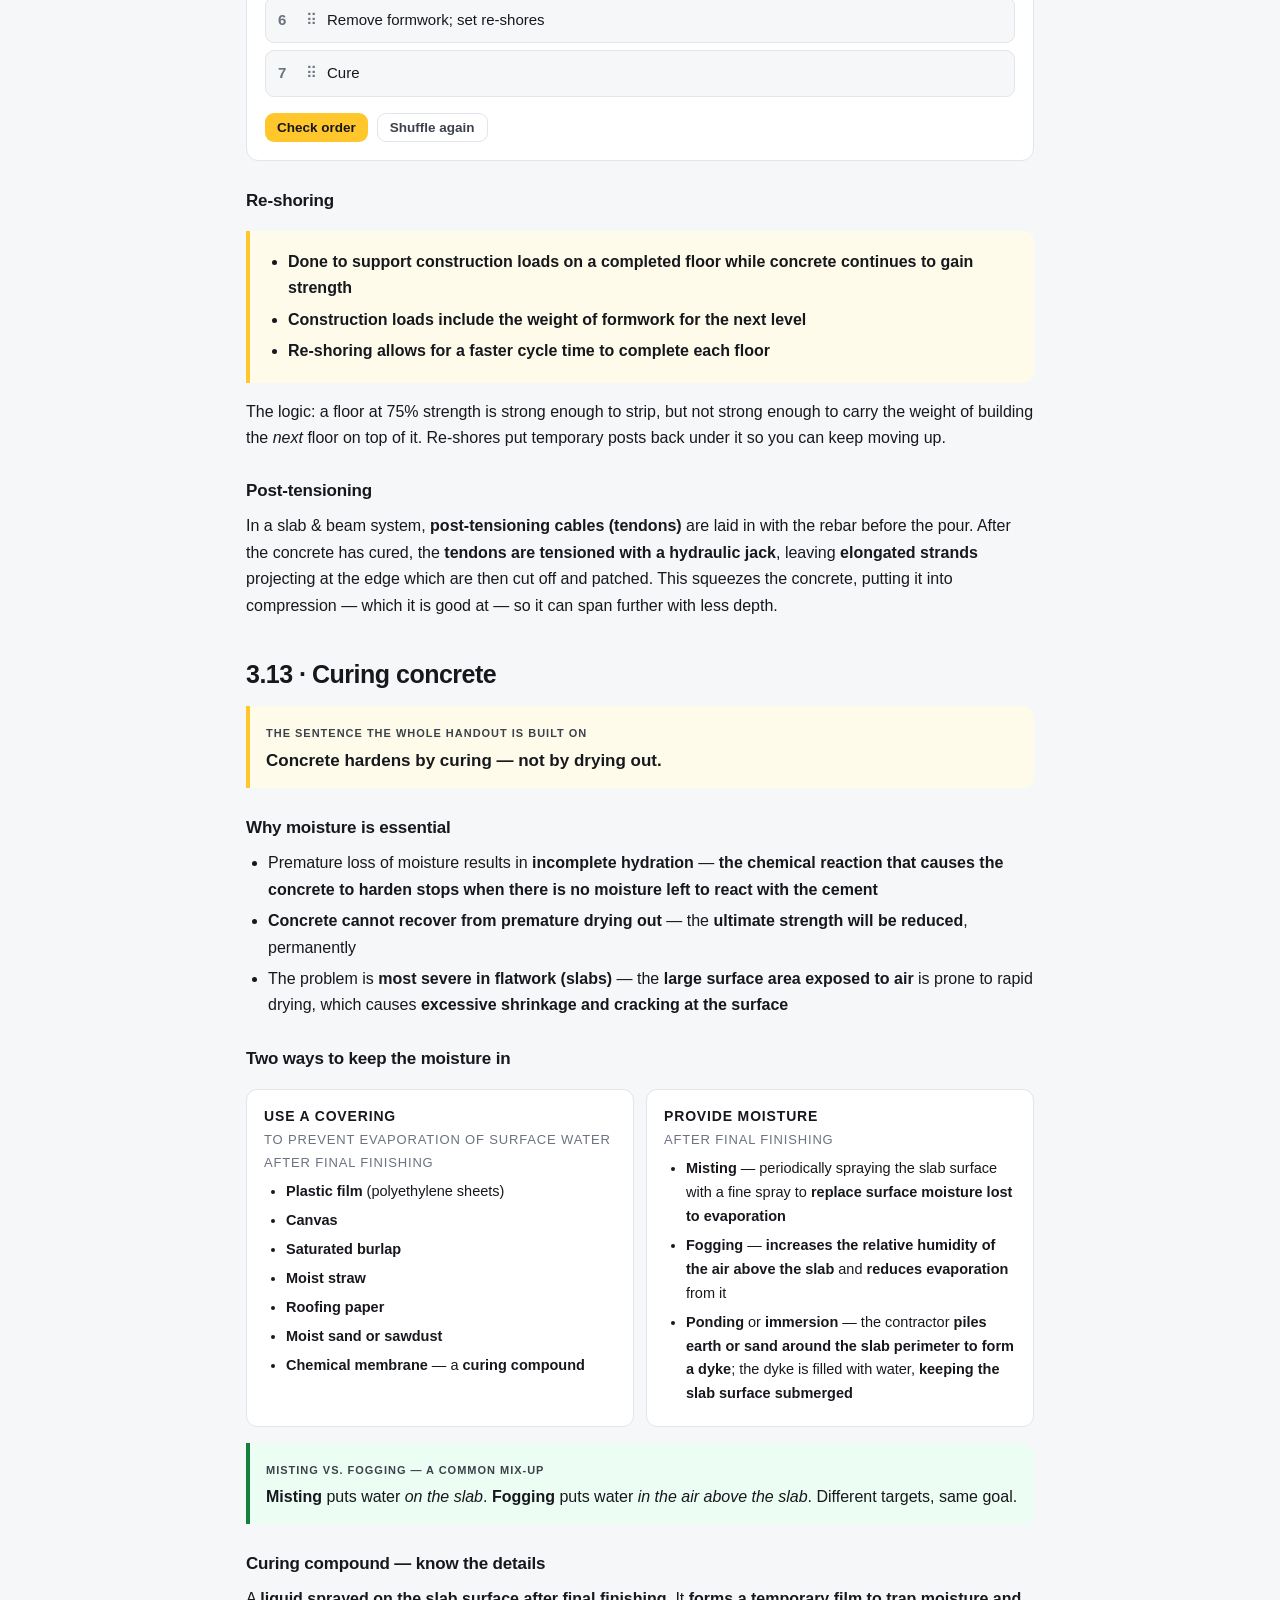
<file: placing.html>
<!DOCTYPE html>
<html lang="en">
<head>
<meta charset="utf-8">
<meta name="viewport" content="width=device-width, initial-scale=1">
<title>Placing &amp; Curing — CONM 1200 Exam 2</title>
<meta name="description" content="Weeks 6 and 7: mixing, transporting, placing, consolidating, finishing, joints, walls, columns, elevated slabs and curing concrete.">
<link rel="stylesheet" href="style.css">
<link rel="icon" href="data:image/svg+xml,<svg xmlns='http://www.w3.org/2000/svg' viewBox='0 0 100 100'><text y='.9em' font-size='90'>🏗️</text></svg>">
</head>
<body>

<header class="topbar">
  <div class="topbar-inner">
    <a class="brand" href="index.html"><span class="dot">C</span> CONM 1200 · Exam 2</a>
    <nav class="main">
      <a href="index.html" data-short="Home">Home</a>
      <a href="foundations.html" data-short="Found.">Foundations</a>
      <a href="concrete.html" data-short="Concrete">Concrete</a>
      <a href="placing.html" data-short="Placing">Placing</a>
      <a href="formwork.html" data-short="Formwork">Formwork</a>
      <a href="written.html" data-short="Written">Written</a>
      <a href="glossary.html" data-short="Terms">Glossary</a>
      <a href="quiz.html" data-short="Test">Practice Test</a>
      <a href="review.html" data-short="Exam 1">Exam 1</a>
    </nav>
    <button class="theme-btn" title="Toggle light/dark">☾</button>
  </div>
</header>

<main class="wrap narrow">

  <h1>3 · Placing &amp; Curing <span class="badge wk">Weeks 6–7</span></h1>
  <p class="lede">Mehta pp. 518–528, 569–580, plus the Curing handout. This is the biggest section and the most heavily covered in lecture. It is almost entirely <strong>process</strong> — so learn it as sequences, not as facts.</p>

  <div class="card toc">
    <strong>Contents</strong>
    <a href="#mixing">3.1 · Mixing — where concrete comes from</a>
    <a href="#transporting">3.2 · Transporting &amp; placing</a>
    <a href="#segregation">3.3 · Segregation — the defect to avoid</a>
    <a href="#methods">3.4 · Placement methods &amp; capacities</a>
    <a href="#consolidating">3.5 · Consolidating</a>
    <a href="#sog">3.6 · Building a slab on grade</a>
    <a href="#finishing">3.7 · The finishing sequence</a>
    <a href="#joints">3.8 · The four joints</a>
    <a href="#walls">3.9 · Casting a wall</a>
    <a href="#pressure">3.10 · Form pressure &amp; pour rate</a>
    <a href="#columns">3.11 · Casting a column</a>
    <a href="#elevated">3.12 · Elevated floor systems</a>
    <a href="#curing">3.13 · Curing</a>
  </div>

  <!-- ===== 3.1 ===== -->
  <h2 id="mixing">3.1 · Mixing concrete</h2>
  <p><strong>Off-site methods are more common than on-site.</strong></p>

  <h3>Off site</h3>
  <div class="vs two">
    <div>
      <h4>Ready mix</h4>
      <p style="font-size:14.5px">Concrete is <strong>mixed at the batch plant</strong>, placed in the truck, and delivered.</p>
      <p style="font-size:14.5px;margin-bottom:0"><strong>ASTM: must be discharged within 90 minutes of adding water to the mix.</strong></p>
    </div>
    <div>
      <h4>Transit mix</h4>
      <p style="font-size:14.5px;margin-bottom:0"><strong>Dry ingredients are loaded at the batch plant</strong> and the <strong>water is added en route or at the jobsite</strong> — which restarts the clock and suits long hauls.</p>
    </div>
  </div>

  <div class="callout key">
    <p><strong>90 minutes</strong> is the number to remember, and the reason ready mix and transit mix are different things at all. Past 90 minutes the concrete has started to set and can no longer be properly placed.</p>
  </div>

  <h3>On site</h3>
  <ul>
    <li><strong>Small portable mixers</strong> — about <strong>2 cubic feet</strong> capacity. Since <strong>1 cu yd = 27 cu ft</strong>, that's roughly <strong>14 batches to make one cubic yard</strong>. Only for very small work.</li>
    <li><strong>Stationary mixers</strong> — a <strong>batch plant set up on the jobsite</strong>, <strong>4–12 cu yd</strong>. Used on <strong>remote sites</strong> where delivery isn't practical, or on very large pours. The Deer Island treatment plant was his example.</li>
  </ul>

  <h3>Parts of a concrete truck</h3>
  <p>Rear discharge or front discharge. Either way: the <strong>hopper</strong> (where it's loaded), the <strong>rotating mixing drum</strong>, the <strong>water tank</strong>, and the <strong>discharge chute</strong>.</p>

  <!-- ===== 3.2 ===== -->
  <h2 id="transporting">3.2 · Transporting &amp; placing — the five rules</h2>
  <p>These apply <strong>no matter which method</strong> you use to move the concrete:</p>

  <div class="steps">
    <div class="step"><h4>Keep the concrete agitated until discharged</h4><p>To avoid early stiffening — the drum keeps turning for a reason.</p></div>
    <div class="step"><h4>Avoid methods that expose concrete to drying out</h4></div>
    <div class="step"><h4>Place carefully to eliminate segregation</h4></div>
    <div class="step"><h4>Do not let concrete free fall more than 4 feet</h4>
      <p>Use <strong>drop tubes</strong> or <strong>elephant trunks</strong> for tall walls &amp; columns.</p></div>
    <div class="step"><h4>Avoid delays — place as soon as the truck arrives</h4></div>
  </div>

  <!-- ===== 3.3 ===== -->
  <h2 id="segregation">3.3 · Segregation</h2>

  <div class="callout key">
    <p><strong>Segregation</strong> is when the mix <strong>separates</strong> — the heavy aggregate parts company from the cement paste — resulting in <strong>non-uniformity and unsatisfactory properties</strong> in the hardened concrete.</p>
  </div>

  <h3>The three causes — know all three</h3>
  <div class="tablewrap">
    <table>
      <tbody>
        <tr><td><strong>1. Excessive vibration</strong></td><td>Over-vibrating shakes the heavy aggregate to the bottom and floats the paste to the top</td></tr>
        <tr><td><strong>2. Dropping from excessive heights</strong></td><td>Hence the 4 ft rule and the drop tube</td></tr>
        <tr><td><strong>3. Moving concrete horizontally a long distance</strong></td><td>Dragging it across a slab separates it — place it where it goes</td></tr>
      </tbody>
    </table>
  </div>

  <!-- ===== 3.4 ===== -->
  <h2 id="methods">3.4 · Placement methods &amp; capacities</h2>

  <div class="tablewrap">
    <table>
      <thead><tr><th>Method</th><th>Capacity</th><th>Notes</th></tr></thead>
      <tbody>
        <tr><td><strong>Concrete truck</strong> (direct chute)</td><td class="mono">8–10 cu yd</td><td>Simplest — if the truck can reach</td></tr>
        <tr><td><strong>Wheelbarrow</strong></td><td class="mono">up to 2 cu ft</td><td>Hand work, small volumes</td></tr>
        <tr><td><strong>Buggy</strong></td><td class="mono">manual up to 9 cu ft<br>power up to 14 cu ft</td><td>Moves concrete across a deck</td></tr>
        <tr><td><strong>Chutes</strong></td><td>—</td><td>Gravity feed from the truck</td></tr>
        <tr><td><strong>Belt conveyor</strong></td><td>—</td><td>Continuous placement over distance</td></tr>
        <tr><td><strong>Bucket with a crane</strong></td><td class="mono">½ to 12 cu yd</td><td>The go-to for high-rise and columns</td></tr>
        <tr><td><strong>Concrete pump truck</strong></td><td>—</td><td>Reaches up and over obstacles; needs a high slump</td></tr>
        <tr><td><strong>Pneumatic guns</strong></td><td>—</td><td><strong>Shotcrete</strong> / <strong>gunite</strong> — sprayed concrete</td></tr>
      </tbody>
    </table>
  </div>

  <!-- ===== 3.5 ===== -->
  <h2 id="consolidating">3.5 · Consolidating</h2>

  <div class="callout key">
    <p><strong>Why:</strong> to ensure the concrete <strong>completely fills the forms</strong> and that <strong>entrapped air is removed</strong>.</p>
  </div>

  <h3>How it's done</h3>
  <ul>
    <li><strong>Poking</strong> with a steel rod or shovel — for small, shallow jobs</li>
    <li><strong>Internal vibrators</strong> — submerged into the concrete. Hand-held vibrators are called <strong>spuds</strong> or <strong>pokers</strong>, and are the common tool</li>
    <li><strong>External vibrators</strong> — <strong>vibratory screeds</strong> (especially on flatwork, which <strong>vibrate &amp; screed at the same time</strong>) and vibrators <strong>attached to the forms</strong></li>
  </ul>

  <div class="callout trap">
    <span class="tag">The two defects, side by side</span>
    <p><strong>Too little consolidation → honeycomb.</strong> Voids in the hardened surface where you can see the aggregate, because the concrete never filled the form.<br>
    <strong>Too much consolidation → segregation.</strong> Over-vibration separates the mix.</p>
    <p style="margin-top:8px">Both are failures of the same step, in opposite directions. If a question describes a visible defect, ask which direction they overdid it.</p>
  </div>

  <!-- ===== 3.6 ===== -->
  <h2 id="sog">3.6 · Building a slab on grade</h2>
  <p>Everything that happens <em>before</em> the concrete shows up. Nine steps:</p>

  <div class="steps">
    <div class="step"><h4>Strip topsoil / loam</h4><p>Organic material must come out — it decomposes and settles.</p></div>
    <div class="step"><h4>Prepare the subgrade</h4><p>May require more excavation, or <strong>compacted fill</strong> to bring the ground up to the required grade.</p></div>
    <div class="step"><h4>Install underground utilities</h4><p>If required — easier now than through a finished slab.</p></div>
    <div class="step"><h4>Install crushed stone or other permeable fill</h4>
      <p>Two jobs: <strong>promotes good drainage</strong>, and acts as <strong>structural fill to support the loads on the slab</strong>.</p></div>
    <div class="step"><h4>Install formwork</h4><p><strong>Edge forms</strong>, with the top set to the <strong>proper elevation</strong> and <strong>adequate bracing</strong>.</p></div>
    <div class="step"><h4>Install material for the joints</h4><p>Isolation joint material goes in now — before the pour.</p></div>
    <div class="step"><h4>Install the moisture barrier</h4><p>Plastic film under the slab, to stop ground moisture wicking up through it.</p></div>
    <div class="step"><h4>Install reinforcing</h4>
      <p><strong>Lightly loaded slab</strong> → light gauge <strong>welded wire fabric (WWF)</strong>.<br>
      <strong>Heavily loaded slab</strong> → heavy gauge WWF or <strong>rebar</strong>.</p></div>
    <div class="step"><h4>Place, consolidate, finish, cure</h4><p>Covered next.</p></div>
  </div>

  <div class="drill" data-steps='["Strip topsoil / loam","Prepare the subgrade","Install underground utilities","Install crushed stone / permeable fill","Install edge formwork","Install joint material","Install the moisture barrier","Install reinforcing (WWF or rebar)","Place, consolidate, finish, cure"]'>
    <h4 style="margin-top:0">Drill: put the slab-on-grade steps in order</h4>
  </div>

  <!-- ===== 3.7 ===== -->
  <h2 id="finishing">3.7 · Placing &amp; finishing a slab on grade</h2>
  <p>Five steps — and <strong>the same steps are followed for slabs above grade.</strong> This is the single most likely sequencing question on the exam.</p>

  <div class="steps">
    <div class="step"><h4>Place &amp; spread the concrete</h4>
      <p>Place by chute, wheelbarrow, buggy, bucket &amp; crane, conveyor belt or pump.</p>
      <p>Spread with <strong>concrete rakes</strong> — also called <strong>mud rakes</strong> or <strong>come-a-longs</strong>.</p></div>
    <div class="step"><h4>Consolidate</h4>
      <p>Done to <strong>remove entrapped air</strong>. Vibration is used — <strong>hand-held vibrators</strong> are common, and <strong>vibratory screeds</strong> vibrate and screed at the same time.</p></div>
    <div class="step"><h4>Screed <em>(also called strike-off)</em></h4>
      <p>Done to <strong>level the surface and bring it even with the top of the forms</strong>.</p>
      <p><strong>Must work the coarse aggregate down before the concrete begins to harden.</strong></p>
      <p>Done with an aluminum or wooden <strong>straight edge</strong> (a <strong>screed stick</strong>). Other types: <strong>vibratory screed</strong>, <strong>roller screed</strong>.</p>
      <p>Leaves <strong>ridges and large voids</strong> on the surface — which is why step 4 exists.</p></div>
    <div class="step"><h4>Bull float</h4>
      <p>Done <strong>right after screeding</strong>, using a <strong>bull float</strong> and <strong>magnesium hand floats ("mag floats")</strong>.</p>
      <ul>
        <li><strong>Brings up the paste</strong></li>
        <li><strong>Fills large surface voids</strong></li>
        <li><strong>Begins to create a smooth surface</strong></li>
      </ul></div>
    <div class="step"><h4>Final finishing</h4>
      <p>Covered in detail below — this is the step with the waiting in it.</p></div>
  </div>

  <div class="drill" data-steps='["Place &amp; spread the concrete","Consolidate","Screed (strike-off)","Bull float","Final finish"]'>
    <h4 style="margin-top:0">Drill: put the finishing steps in order</h4>
  </div>

  <h3>Final finishing — the timing is the whole thing</h3>

  <div class="callout key">
    <span class="tag">When do you start?</span>
    <p>After <strong>most of the bleed water has evaporated from the surface</strong>, and when the concrete <strong>can support the weight of a worker with only a slight indentation — 1/8 inch</strong>. This <strong>may be several hours after bull floating.</strong></p>
    <p style="margin-top:8px"><strong>Bleed water</strong> is water that rises to the surface after placement. Finishing while it's still there works that water back into the surface and ruins it.</p>
  </div>

  <div class="timeline">
    <div class="tl-row">
      <div class="tl-when">Immediately</div>
      <div class="tl-what"><strong>Place, spread, consolidate</strong>Get it in the forms and get the air out.</div>
    </div>
    <div class="tl-row">
      <div class="tl-when">Right away</div>
      <div class="tl-what"><strong>Screed (strike-off)</strong>Level to the top of forms, work the coarse aggregate down. Must happen before the concrete starts to harden.</div>
    </div>
    <div class="tl-row">
      <div class="tl-when">Right after screeding</div>
      <div class="tl-what"><strong>Bull float</strong>Bring up paste, fill voids, start smoothing.</div>
    </div>
    <div class="tl-row">
      <div class="tl-when">WAIT<br>(hours)</div>
      <div class="tl-what"><strong>Let the bleed water evaporate</strong>Nothing happens here, and that's the point. Finishing too early traps water at the surface.</div>
    </div>
    <div class="tl-row">
      <div class="tl-when">⅛" footprint</div>
      <div class="tl-what"><strong>Float</strong>With a <strong>power trowel fitted with float blades</strong>, or <strong>hand floats (mag floats) along the edges</strong>.</div>
    </div>
    <div class="tl-row">
      <div class="tl-when">After floating</div>
      <div class="tl-what"><strong>Trowel</strong> — for a smooth, dense surface: steel power trowels with <strong>finishing blades</strong>, or <strong>hand trowels</strong>.<br><strong>or Broom</strong> — for a rough, skid-resistant surface: a steel or fiber broom roughens it up (a <strong>broom finish</strong>).</div>
    </div>
    <div class="tl-row">
      <div class="tl-when">Same time</div>
      <div class="tl-what"><strong>Edging &amp; control joints</strong>Tooled in at the time of finish floating and troweling.</div>
    </div>
    <div class="tl-row">
      <div class="tl-when">Then</div>
      <div class="tl-what"><strong>Cure</strong>See section 3.13.</div>
    </div>
  </div>

  <h3>What floating actually does</h3>
  <p>Floating begins the final finish, and does four things:</p>
  <ul>
    <li><strong>Drives small aggregate into the slab</strong></li>
    <li><strong>Brings more water to the surface</strong></li>
    <li><strong>Removes any small waves in the surface</strong></li>
    <li><strong>Fills any small holes in the top of the slab</strong></li>
  </ul>
  <p>Note the blade distinction: <strong>float blades are wider and slip over the finishing blades, which are narrower.</strong></p>

  <h3>Edging</h3>
  <ul>
    <li>Edges of walkways are <strong>rounded</strong> to give a finished appearance &amp; <strong>avoid sharp edges that may chip off</strong></li>
    <li><strong>Tooled into the slab at the time of finish floating and troweling</strong></li>
  </ul>

  <!-- ===== 3.8 ===== -->
  <h2 id="joints">3.8 · Joints in concrete work</h2>

  <p>Different types for different purposes. <strong>Some allow movement between adjacent parts, some do not. Some have reinforcing running across the joint, some do not.</strong> The four most common:</p>

  <div class="card">
    <h3>Construction joint</h3>
    <ul>
      <li><strong>To subdivide a large slab or long wall into sections that are cast on different days</strong></li>
      <li><strong>Acts as a pour stop</strong></li>
      <li><strong>Reinforcing usually runs across the joint to lock adjacent parts together</strong></li>
      <li>Usually constructed to <strong>prevent motion</strong> between connected parts</li>
      <li>Movement is prevented by <strong>running rebar across the joint to act like dowels</strong>, or by using a product that forms a <strong>keyway</strong> along the edges</li>
    </ul>
  </div>

  <div class="card">
    <h3>Control joint</h3>
    <ul>
      <li>Used to <strong>control random cracking that occurs when concrete shrinks as it cures</strong></li>
      <li>A <strong>groove tooled or cut part way down into a slab to give any potential crack a preferred location</strong></li>
      <li>Two ways to make it: <strong>tooled into the slab by hand</strong> at the time of finish floating &amp; troweling, <em>or</em> <strong>saw cut after the concrete has cured for a day or two — while the concrete is still "green"</strong></li>
      <li>Depth: <strong>¼ of the slab depth, minimum</strong></li>
      <li><strong>Control joints may not work if the groove is too shallow</strong> — the crack just goes wherever it wants</li>
    </ul>
    <p style="font-size:14.5px;color:var(--ink-2);margin-bottom:0">Random cracking is caused by shrinkage as the concrete cures; it is <strong>unsightly and prone to chipping and widening over time</strong>. You can't stop the cracking — you can only choose where it happens.</p>
  </div>

  <div class="card">
    <h3>Isolation joint</h3>
    <ul>
      <li><strong>Isolates the slab from walls and columns</strong></li>
      <li><strong>Helps prevent cracking caused by differential settlement</strong></li>
      <li>The <strong>slab can settle a different amount than adjacent walls and columns without cracking</strong></li>
      <li>Can use <strong>anything that prevents bonding of two adjacent concrete surfaces</strong> — examples: <strong>roofing paper, fiberboard, joint tape</strong></li>
      <li><strong>Slab reinforcing ends at the joint</strong></li>
      <li>Around an interior column, a <strong>diamond-shaped area is boxed out and cast later</strong>; fiberboard can be left in place to create the separation</li>
    </ul>
  </div>

  <div class="card">
    <h3>Expansion joint</h3>
    <ul>
      <li><strong>A gap between two sections of concrete to allow for expansion when the concrete is exposed to higher temperatures</strong></li>
      <li><strong>Usually not required indoors</strong></li>
      <li>In a sidewalk, <strong>reinforcing stops on each side of the joint</strong>; dowels are usually <strong>not</strong> placed across it</li>
      <li>The gap is <strong>filled with a flexible material like fiber board or caulking</strong></li>
    </ul>
  </div>

  <div class="callout key">
    <span class="tag">The one table that settles all four</span>
    <div class="tablewrap" style="margin:10px 0 0">
      <table>
        <thead><tr><th>Joint</th><th>Exists because of…</th><th>Movement?</th><th>Reinforcing across?</th></tr></thead>
        <tbody>
          <tr><td><strong>Construction</strong></td><td>The schedule — you can't pour it all in one day</td><td><strong>Prevented</strong></td><td><strong>Yes</strong></td></tr>
          <tr><td><strong>Control</strong></td><td>Shrinkage as it cures</td><td>Cracks below the groove</td><td>Groove only, ¼ depth</td></tr>
          <tr><td><strong>Isolation</strong></td><td>Differential settlement</td><td><strong>Allowed</strong></td><td><strong>No</strong> — slab steel ends</td></tr>
          <tr><td><strong>Expansion</strong></td><td>Thermal expansion in heat</td><td><strong>Allowed</strong></td><td><strong>No</strong> — steel stops each side</td></tr>
        </tbody>
      </table>
    </div>
  </div>

  <p><strong>Joints typically required in a basement slab:</strong> isolation joints where the slab meets the perimeter walls and the interior columns; control joints sawed or premolded across the field of the slab; and construction joints keyed or dowelled where pours meet.</p>

  <!-- ===== 3.9 ===== -->
  <h2 id="walls">3.9 · Casting a concrete wall</h2>

  <p>The footing goes first, then the wall. Note the three things cast <em>into</em> the footing so the wall can connect to it.</p>

  <h3>The footing first</h3>
  <ul>
    <li><strong>Footing cast first to support the wall</strong>; <strong>size determined by the Engineer</strong></li>
    <li><strong>Keyway</strong> — a groove, often formed using lumber. <strong>Forms a mechanical connection</strong> between footing and wall</li>
    <li><strong>Waterstop</strong> (optional) — blocks water from passing through the joint</li>
    <li><strong>Reinforcing dowels</strong> — a <strong>structural connection to the wall</strong> that <strong>transfers stresses to the foundation</strong></li>
  </ul>

  <h3>Then the wall — the full sequence</h3>
  <div class="steps">
    <div class="step"><h4>Lay out &amp; install forms on ONE side, including ties</h4><p>Then <strong>anchor &amp; brace</strong>, and <strong>coat with form oil</strong>.</p></div>
    <div class="step"><h4>Install reinforcing</h4></div>
    <div class="step"><h4>Install embeds &amp; cutouts</h4><p>If required — anything that has to be cast in.</p></div>
    <div class="step"><h4>Install bulkheads</h4><p>The <strong>end stops</strong> that close off the end of the pour.</p></div>
    <div class="step"><h4>Inspect</h4><p>Last chance — once the second side goes up you can't see in.</p></div>
    <div class="step"><h4>Erect the second side</h4></div>
    <div class="step"><h4>Plumb &amp; brace</h4></div>
    <div class="step"><h4>Establish pour height</h4></div>
    <div class="step"><h4>Place</h4><p><strong>Use a drop tube to avoid free fall; consolidate with vibration.</strong></p></div>
    <div class="step"><h4>Finish the concrete</h4><p><strong>Strike off level with the top, smooth out with hand trowels.</strong></p></div>
    <div class="step"><h4>Cure</h4></div>
    <div class="step"><h4>Strip forms, break ties, point &amp; patch</h4><p>"Point &amp; patch" = filling the tie holes and repairing surface defects.</p></div>
  </div>

  <div class="drill" data-steps='["Install forms on one side incl. ties; anchor, brace, coat with form oil","Install reinforcing","Install embeds &amp; cutouts","Install bulkheads (end stops)","Inspect","Erect second side","Plumb &amp; brace","Establish pour height","Place (drop tube; consolidate)","Finish the concrete","Cure","Strip forms, break ties, point &amp; patch"]'>
    <h4 style="margin-top:0">Drill: put the wall-casting steps in order</h4>
  </div>

  <div class="callout tip">
    <p><strong>Why "inspect" sits where it does:</strong> it's the last step before the second form face closes the wall up. Any sequencing question that includes "inspect" is testing whether you understand that.</p>
  </div>

  <!-- ===== 3.10 ===== -->
  <h2 id="pressure">3.10 · Form pressure &amp; placement rate</h2>

  <div class="callout key">
    <p>Fresh concrete behaves like a <strong>liquid</strong>, so it pushes <strong>sideways</strong> on the forms. The deeper the "liquid head," the harder it pushes.</p>
  </div>

  <div class="tablewrap">
    <table>
      <tbody>
        <tr><td><strong>Faster pour rate</strong></td><td>= <strong>higher stresses on the formwork</strong></td></tr>
        <tr><td><strong>Pressure against the forms</strong></td><td><strong>increases with height</strong></td></tr>
        <tr><td><strong>As concrete sets</strong></td><td><strong>pressures are reduced</strong> — it stops behaving like a liquid</td></tr>
      </tbody>
    </table>
  </div>

  <h3>Tall walls are poured in lifts</h3>
  <p>A <strong>lift</strong> is one horizontal layer of the pour. Pouring in lifts lets you:</p>
  <ul>
    <li><strong>Take advantage of set</strong> — the lower lift stiffens and stops pushing</li>
    <li><strong>Minimize form design loads</strong></li>
    <li><strong>Minimize buckling or blowouts in the formwork</strong></li>
  </ul>

  <div class="callout trap">
    <span class="tag">But you can't wait too long</span>
    <p><strong>You cannot delay too long between lifts — unwanted cold joints result.</strong> A <strong>cold joint</strong> is where the <strong>first lift hardened prior to the placement of the second lift</strong>, leaving a visible, weak seam with no bond across it.</p>
    <p style="margin-top:8px">So lift timing is a balance: too fast and the forms blow out, too slow and you get a cold joint.</p>
  </div>

  <h3>Two formwork failures to recognize by name</h3>
  <ul>
    <li><strong>Buckled form</strong> — the form bends under the pressure</li>
    <li><strong>Blowout</strong> — formwork failure where the concrete bursts out of the form entirely</li>
  </ul>

  <!-- ===== 3.11 ===== -->
  <h2 id="columns">3.11 · Casting a concrete column</h2>

  <div class="steps">
    <div class="step"><h4>Foundation is completed first</h4><p>The column is constructed on a <strong>previously cast footing or pile cap</strong>.</p></div>
    <div class="step"><h4>Lay out / establish column locations</h4></div>
    <div class="step"><h4>Place reinforcing</h4><p><strong>Prefab cages</strong> lifted in by crane, or <strong>built in place</strong>.</p></div>
    <div class="step"><h4>Erect column forms, plumb &amp; brace</h4>
      <p>Forms may be panelized steel/wood, or <strong>Sonotubes</strong> — round cardboard tubes that leave a <strong>spiral marking</strong> on the finished column.</p></div>
    <div class="step"><h4>Place concrete</h4><p>With a <strong>drop tube to avoid segregation</strong>. Workers <strong>tied off</strong> at height.</p></div>
    <div class="step"><h4>Cure</h4></div>
    <div class="step"><h4>Strip forms</h4></div>
  </div>

  <!-- ===== 3.12 ===== -->
  <h2 id="elevated">3.12 · Elevated floor systems</h2>

  <h3>Preparation, before any formwork goes up</h3>
  <ul>
    <li><strong>Prepare, submit &amp; approve Engineered Shop Drawings for the formwork</strong></li>
    <li><strong>Construct supporting walls &amp; columns up to the slab</strong></li>
  </ul>

  <h3>The construction sequence</h3>
  <div class="steps">
    <div class="step"><h4>Erect formwork</h4><p><strong>Falsework, decking, pans</strong> (if needed). Falsework is the scaffolding tower system; aluminum beams carry plywood decking.</p></div>
    <div class="step"><h4>Install mechanical sleeves, blockouts &amp; electrical rough-ins</h4></div>
    <div class="step"><h4>Clean the deck/pans; apply form oil</h4></div>
    <div class="step"><h4>Place rebar</h4>
      <p><strong>Order of rebar placement:</strong> <strong>beam reinforcing first, then bottom bars for the slab, then top bars for the slab.</strong></p>
      <p><strong>Chairs &amp; bolsters</strong> hold the rebar off the forms so concrete can get underneath it (that's cover).</p></div>
    <div class="step"><h4>Place, consolidate &amp; finish the concrete</h4><p>Same five finishing steps as a slab on grade.</p></div>
    <div class="step"><h4>Cure</h4></div>
    <div class="step"><h4>Remove formwork; set re-shores</h4>
      <p>Often when concrete reaches <strong>75% of design strength</strong> — may take <strong>7 to 14 days</strong> depending on temperatures and the type of cement used.</p></div>
  </div>

  <div class="drill" data-steps='["Erect formwork: falsework, decking, pans","Install mechanical sleeves, blockouts &amp; electrical rough-ins","Clean the deck/pans; apply form oil","Place rebar","Place, consolidate &amp; finish the concrete","Cure","Remove formwork; set re-shores"]'>
    <h4 style="margin-top:0">Drill: put the elevated-slab steps in order</h4>
  </div>

  <h3>Re-shoring</h3>
  <div class="callout key">
    <ul style="margin-bottom:0">
      <li><strong>Done to support construction loads on a completed floor while concrete continues to gain strength</strong></li>
      <li><strong>Construction loads include the weight of formwork for the next level</strong></li>
      <li><strong>Re-shoring allows for a faster cycle time to complete each floor</strong></li>
    </ul>
  </div>
  <p>The logic: a floor at 75% strength is strong enough to strip, but not strong enough to carry the weight of building the <em>next</em> floor on top of it. Re-shores put temporary posts back under it so you can keep moving up.</p>

  <h3>Post-tensioning</h3>
  <p>In a slab &amp; beam system, <strong>post-tensioning cables (tendons)</strong> are laid in with the rebar before the pour. After the concrete has cured, the <strong>tendons are tensioned with a hydraulic jack</strong>, leaving <strong>elongated strands</strong> projecting at the edge which are then cut off and patched. This squeezes the concrete, putting it into compression — which it is good at — so it can span further with less depth.</p>

  <!-- ===== 3.13 ===== -->
  <h2 id="curing">3.13 · Curing concrete</h2>

  <div class="callout key">
    <span class="tag">The sentence the whole handout is built on</span>
    <p style="font-size:17px"><strong>Concrete hardens by curing — not by drying out.</strong></p>
  </div>

  <h3>Why moisture is essential</h3>
  <ul>
    <li>Premature loss of moisture results in <strong>incomplete hydration</strong> — <strong>the chemical reaction that causes the concrete to harden stops when there is no moisture left to react with the cement</strong></li>
    <li><strong>Concrete cannot recover from premature drying out</strong> — the <strong>ultimate strength will be reduced</strong>, permanently</li>
    <li>The problem is <strong>most severe in flatwork (slabs)</strong> — the <strong>large surface area exposed to air</strong> is prone to rapid drying, which causes <strong>excessive shrinkage and cracking at the surface</strong></li>
  </ul>

  <h3>Two ways to keep the moisture in</h3>

  <div class="vs two">
    <div>
      <h4>Use a covering<br><span style="font-weight:400;font-size:13px;color:var(--ink-3)">to prevent evaporation of surface water after final finishing</span></h4>
      <ul>
        <li><strong>Plastic film</strong> (polyethylene sheets)</li>
        <li><strong>Canvas</strong></li>
        <li><strong>Saturated burlap</strong></li>
        <li><strong>Moist straw</strong></li>
        <li><strong>Roofing paper</strong></li>
        <li><strong>Moist sand or sawdust</strong></li>
        <li><strong>Chemical membrane</strong> — a <strong>curing compound</strong></li>
      </ul>
    </div>
    <div>
      <h4>Provide moisture<br><span style="font-weight:400;font-size:13px;color:var(--ink-3)">after final finishing</span></h4>
      <ul>
        <li><strong>Misting</strong> — periodically spraying the slab surface with a fine spray to <strong>replace surface moisture lost to evaporation</strong></li>
        <li><strong>Fogging</strong> — <strong>increases the relative humidity of the air above the slab</strong> and <strong>reduces evaporation</strong> from it</li>
        <li><strong>Ponding</strong> or <strong>immersion</strong> — the contractor <strong>piles earth or sand around the slab perimeter to form a dyke</strong>; the dyke is filled with water, <strong>keeping the slab surface submerged</strong></li>
      </ul>
    </div>
  </div>

  <div class="callout tip">
    <span class="tag">Misting vs. fogging — a common mix-up</span>
    <p><strong>Misting</strong> puts water <em>on the slab</em>. <strong>Fogging</strong> puts water <em>in the air above the slab</em>. Different targets, same goal.</p>
  </div>

  <h3>Curing compound — know the details</h3>
  <p>A <strong>liquid sprayed on the slab surface after final finishing</strong>. It <strong>forms a temporary film to trap moisture and prevent evaporation</strong>. It is <strong>lightly colored to show coverage</strong> (so the applicator can see what they've missed) and it <strong>wears off in time</strong>.</p>

  <h3>The full list of curing methods from the Week 7 slide</h3>
  <p>Misting/fogging · Covering with polyethylene sheets · Covering with burlap · Applying curing compound · Ponding · Curing blankets · Heated enclosure · Covering &amp; injecting steam</p>

  <h3>Temperature matters just as much</h3>

  <div class="callout key">
    <p><strong>The ideal curing temperature for concrete is between 50 and 85 degrees F.</strong></p>
  </div>

  <div class="tablewrap">
    <table>
      <thead><tr><th>Temperature</th><th>What happens</th></tr></thead>
      <tbody>
        <tr><td><strong>Below 50°F</strong></td><td><strong>Slows down the curing process</strong> — concrete will take longer to gain its ultimate strength</td></tr>
        <tr><td><strong>Slightly below freezing</strong></td><td><strong>Can be tolerated if the concrete is covered with curing blankets to trap the heat of hydration</strong></td></tr>
        <tr><td><strong>Well below freezing</strong></td><td><strong>Dangerous</strong>, especially right after final finishing. <strong>Water that has not reacted with the cement will freeze and not be available for hydration.</strong> Also, <strong>water expands upon freezing, creating internal pressures</strong>. <strong>Ultimate strength greatly reduced</strong></td></tr>
        <tr><td><strong>Above 85°F</strong></td><td><strong>Rapid loss of water due to evaporation and incomplete hydration.</strong> Also <strong>heat build-up within the concrete leads to more shrinkage cracking</strong>. <strong>Ultimate strength can be greatly reduced</strong></td></tr>
      </tbody>
    </table>
  </div>

  <h3>Hot weather strategies</h3>
  <p><strong>Keep the temperature of the batch as cool as possible:</strong></p>
  <ul>
    <li>Make the concrete with <strong>chilled water or water mixed with ice</strong></li>
    <li><strong>Shade stockpiles of aggregate</strong> from the sun; <strong>mist the aggregate</strong> to keep it cool</li>
    <li>Use a <strong>retarder</strong> in the mix to <strong>reduce the heat of hydration and slow down the curing process</strong></li>
  </ul>
  <p><strong>During and after placement:</strong></p>
  <ul>
    <li><strong>Schedule the pour for a cooler time of day, or even at night</strong></li>
    <li><strong>Shade equipment</strong> used to handle and transport the concrete</li>
    <li><strong>Avoid prolonged delays</strong> in placing and finishing</li>
    <li><strong>Take extra precautions to retain moisture</strong> after the concrete is finished</li>
  </ul>

  <h3>Cold weather strategies</h3>
  <p><strong>Keep the temperature of the batch as warm as possible (but not hot):</strong></p>
  <ul>
    <li>Use <strong>warm water</strong> when mixing</li>
    <li><strong>Store aggregate indoors</strong> where it can be warmed to at least room temperature; aggregate stored outdoors should be <strong>free from frozen lumps or ice</strong></li>
    <li>Use a <strong>high early cement (Type III)</strong> or an <strong>accelerator</strong> to <strong>reduce the critical curing time</strong> once the concrete is placed</li>
  </ul>
  <p><strong>During and after placement:</strong></p>
  <ul>
    <li>For slabs on grade, <strong>do not place concrete on frozen ground</strong></li>
    <li>After final finish, <strong>cover the concrete with curing blankets</strong></li>
    <li>In severe temperatures, <strong>enclose the area and use a vented heater</strong></li>
  </ul>

  <div class="callout trap">
    <span class="tag">Why "vented"?</span>
    <p>An unvented heater dumps combustion gases — including carbon dioxide — into the enclosure, which reacts with the fresh surface and ruins it (carbonation), as well as being a carbon-monoxide hazard for the crew. If a question offers "heater" vs. "vented heater," the handout says <strong>vented</strong>.</p>
  </div>

  <!-- ===== Self check ===== -->
  <div class="selfcheck">
    <h4>Self-check — close the page and answer these</h4>
    <ol>
      <li>What's the difference between ready mix and transit mix? What's the 90-minute rule?</li>
      <li>How far may concrete free fall? What do you use if it's farther?</li>
      <li>Name the three causes of segregation.</li>
      <li>Why do we consolidate? What defect comes from doing too little of it?</li>
      <li>List the nine steps of building a slab on grade. What two jobs does the crushed stone do?</li>
      <li>List the five placing &amp; finishing steps in order.</li>
      <li>What is screeding also called, and what does it accomplish?</li>
      <li>When exactly can final finishing begin? What's the two-part answer?</li>
      <li>What's the difference between a float blade and a finishing blade? Between a trowel finish and a broom finish?</li>
      <li>Name the four joints. For each: what causes it, and does reinforcing cross it?</li>
      <li>What's cast into a footing so a wall can connect to it? (Three things.)</li>
      <li>Why are tall walls poured in lifts — and what happens if you wait too long between them?</li>
      <li>At what strength is elevated-slab formwork usually stripped, and how long does that take?</li>
      <li>What is re-shoring for, and what load is it carrying?</li>
      <li>Finish the sentence: "Concrete hardens by curing, not by ___."</li>
      <li>Give the ideal curing temperature range. What happens above it? Below it?</li>
      <li>Name three ways to cover concrete for curing and three ways to add moisture.</li>
      <li>Give three hot-weather strategies and three cold-weather ones.</li>
    </ol>
  </div>

  <div class="btnrow">
    <a class="btn" href="quiz.html">Now test yourself →</a>
    <a class="btn ghost" href="glossary.html">Run the flashcards</a>
  </div>

</main>

<footer>CONM 1200 · Building Construction · Exam 2 study site</footer>

<script src="app.js"></script>
</body>
</html>
</file>
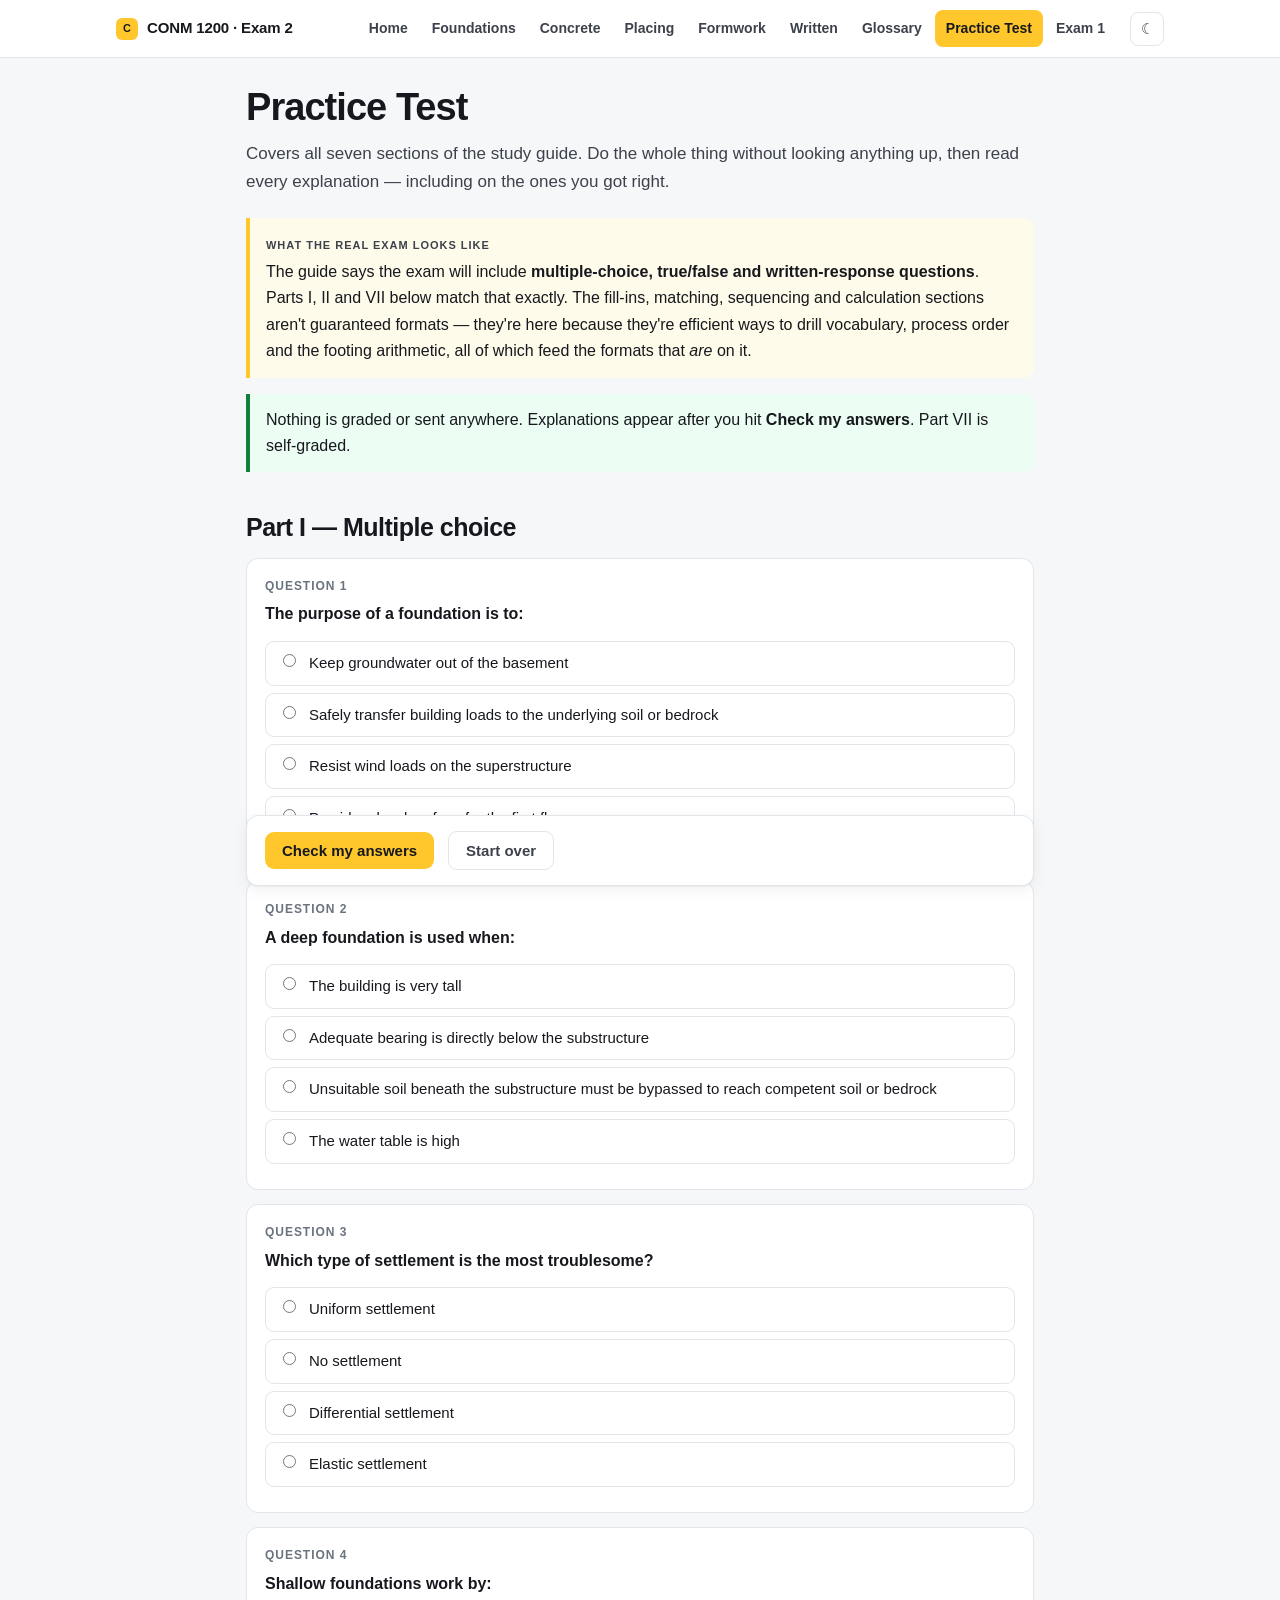
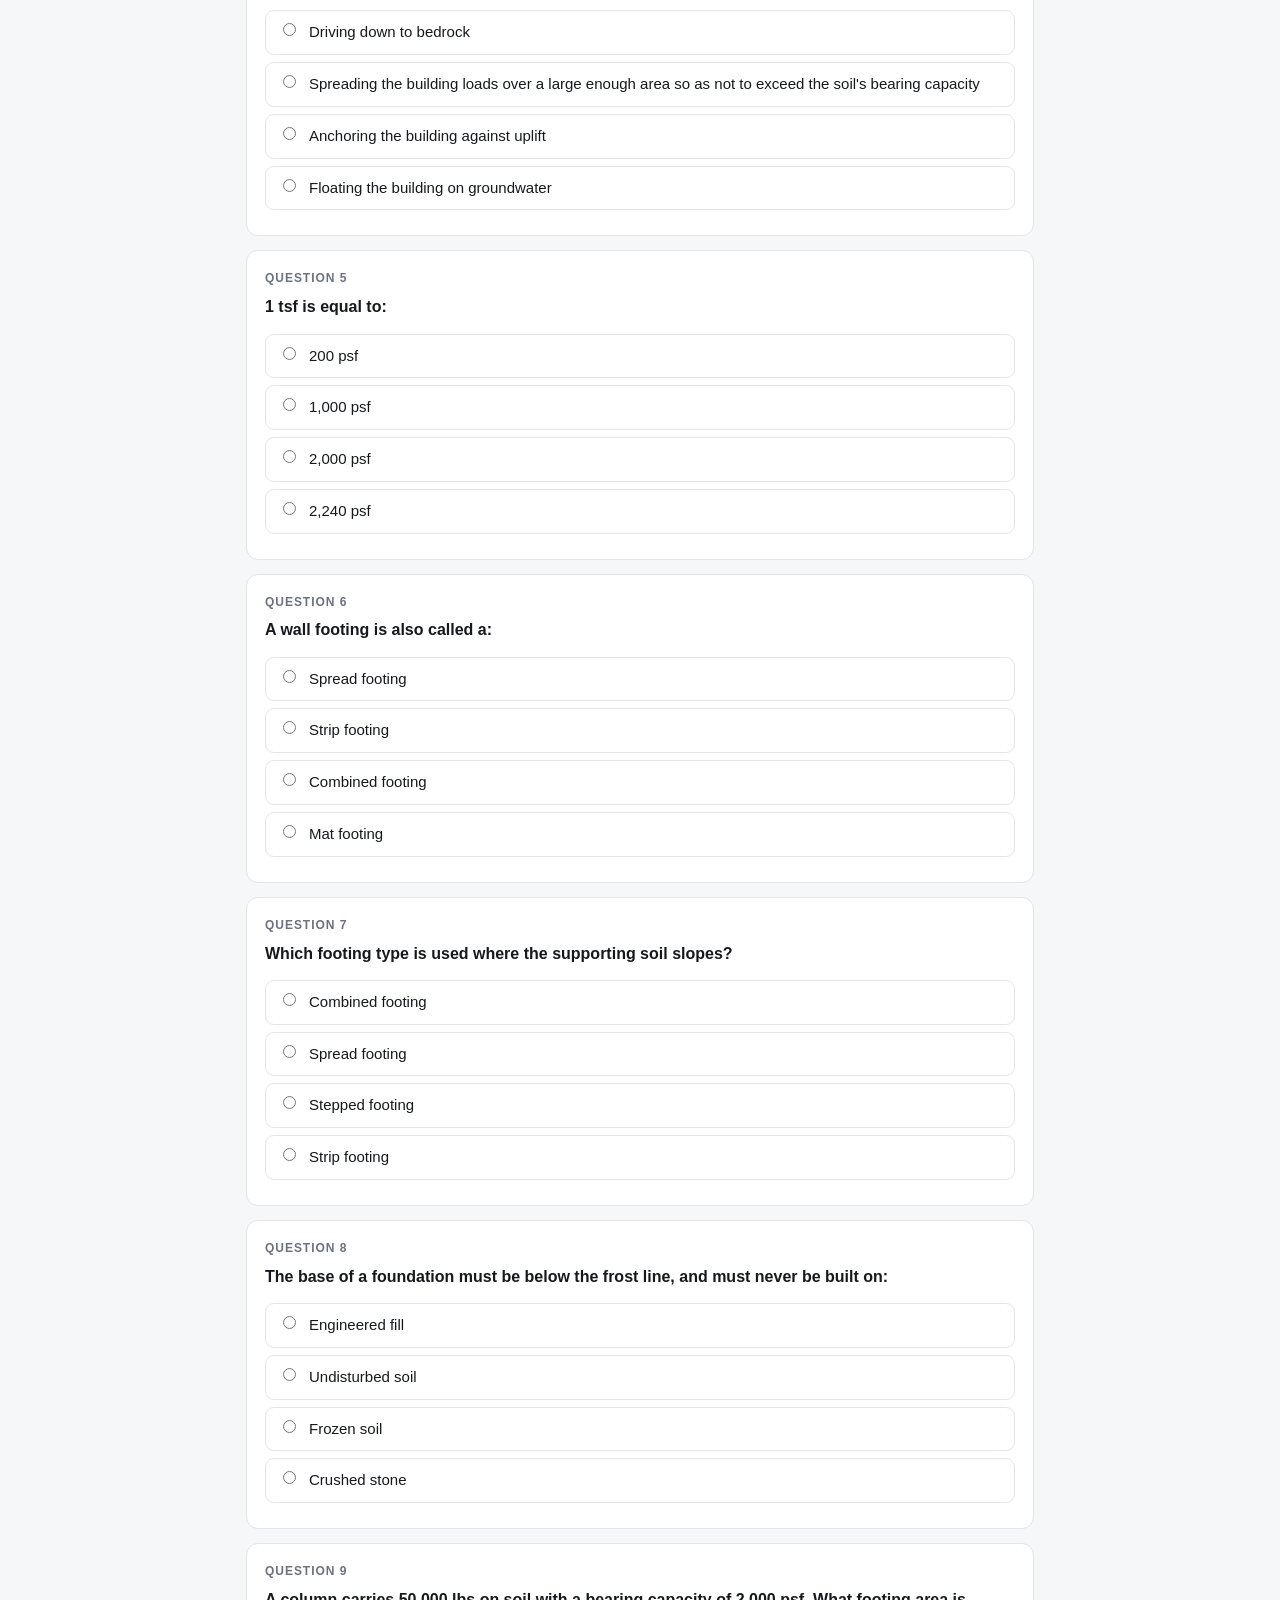
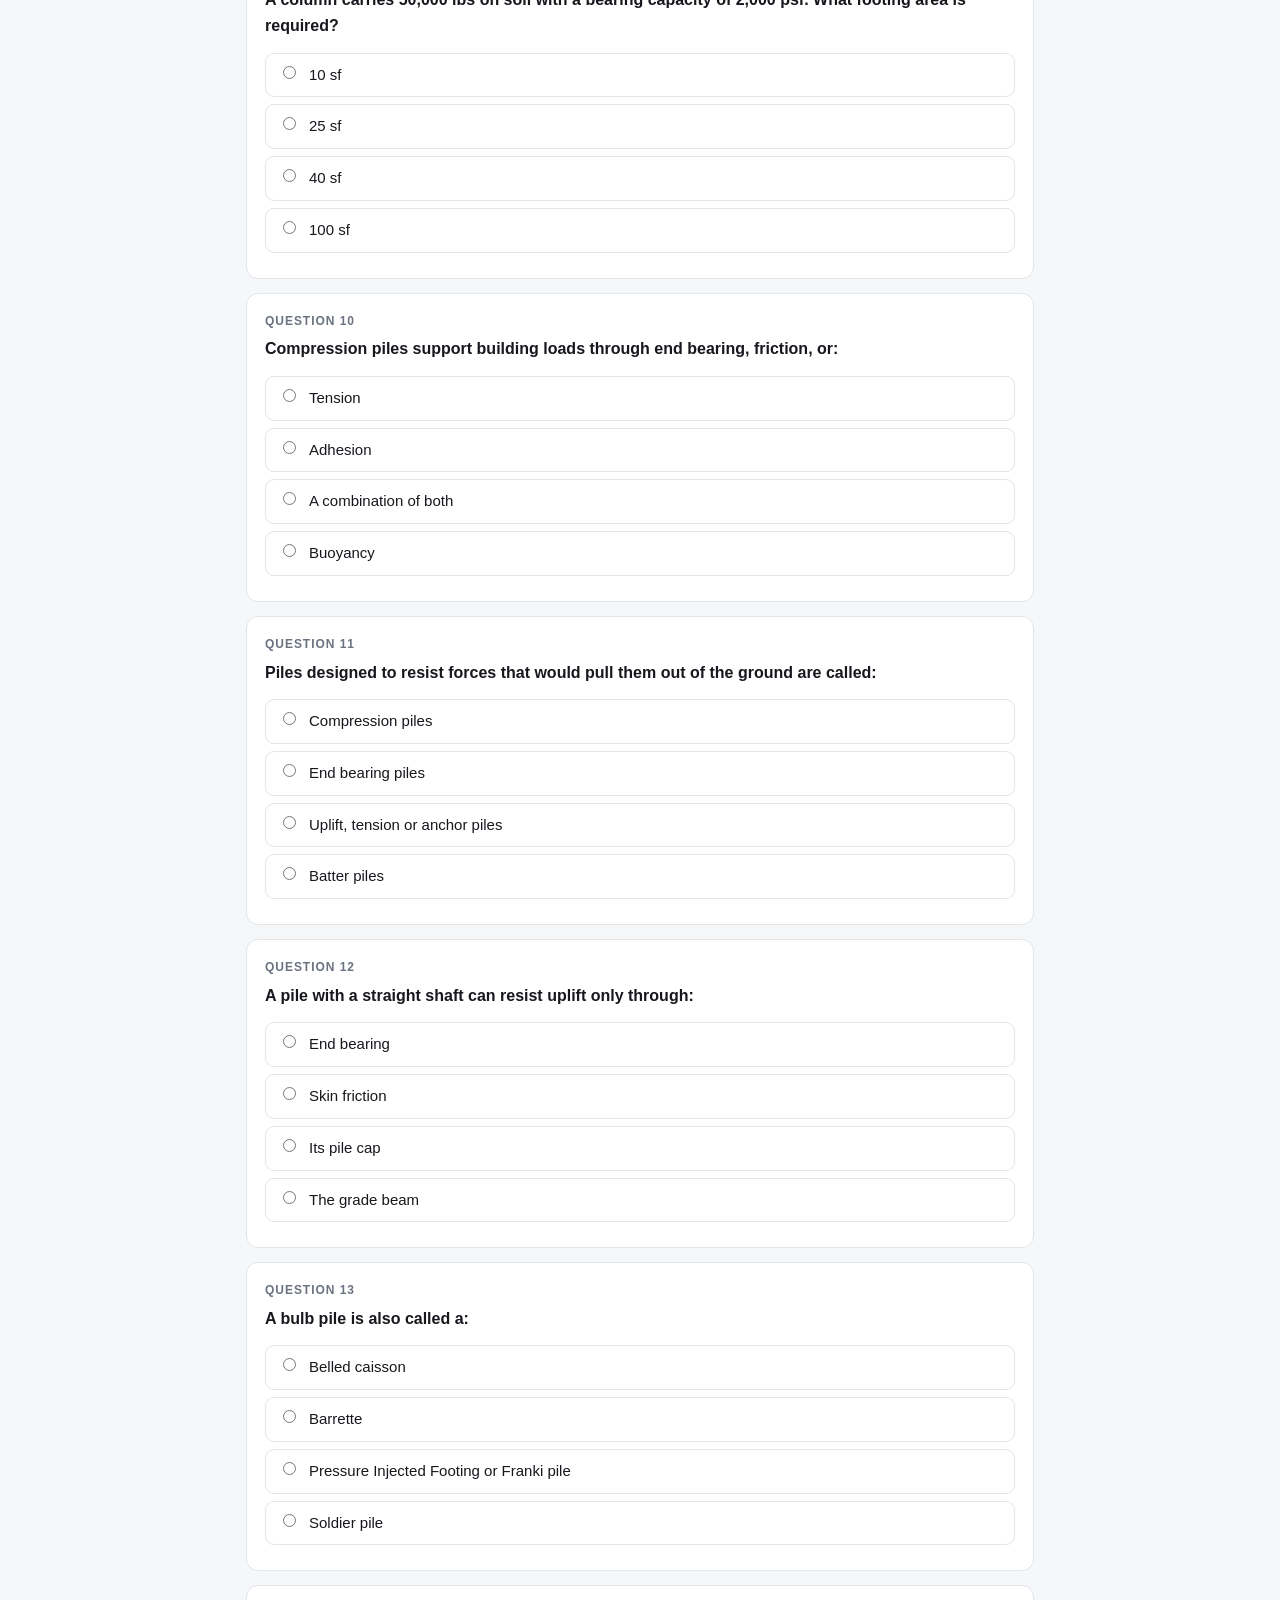
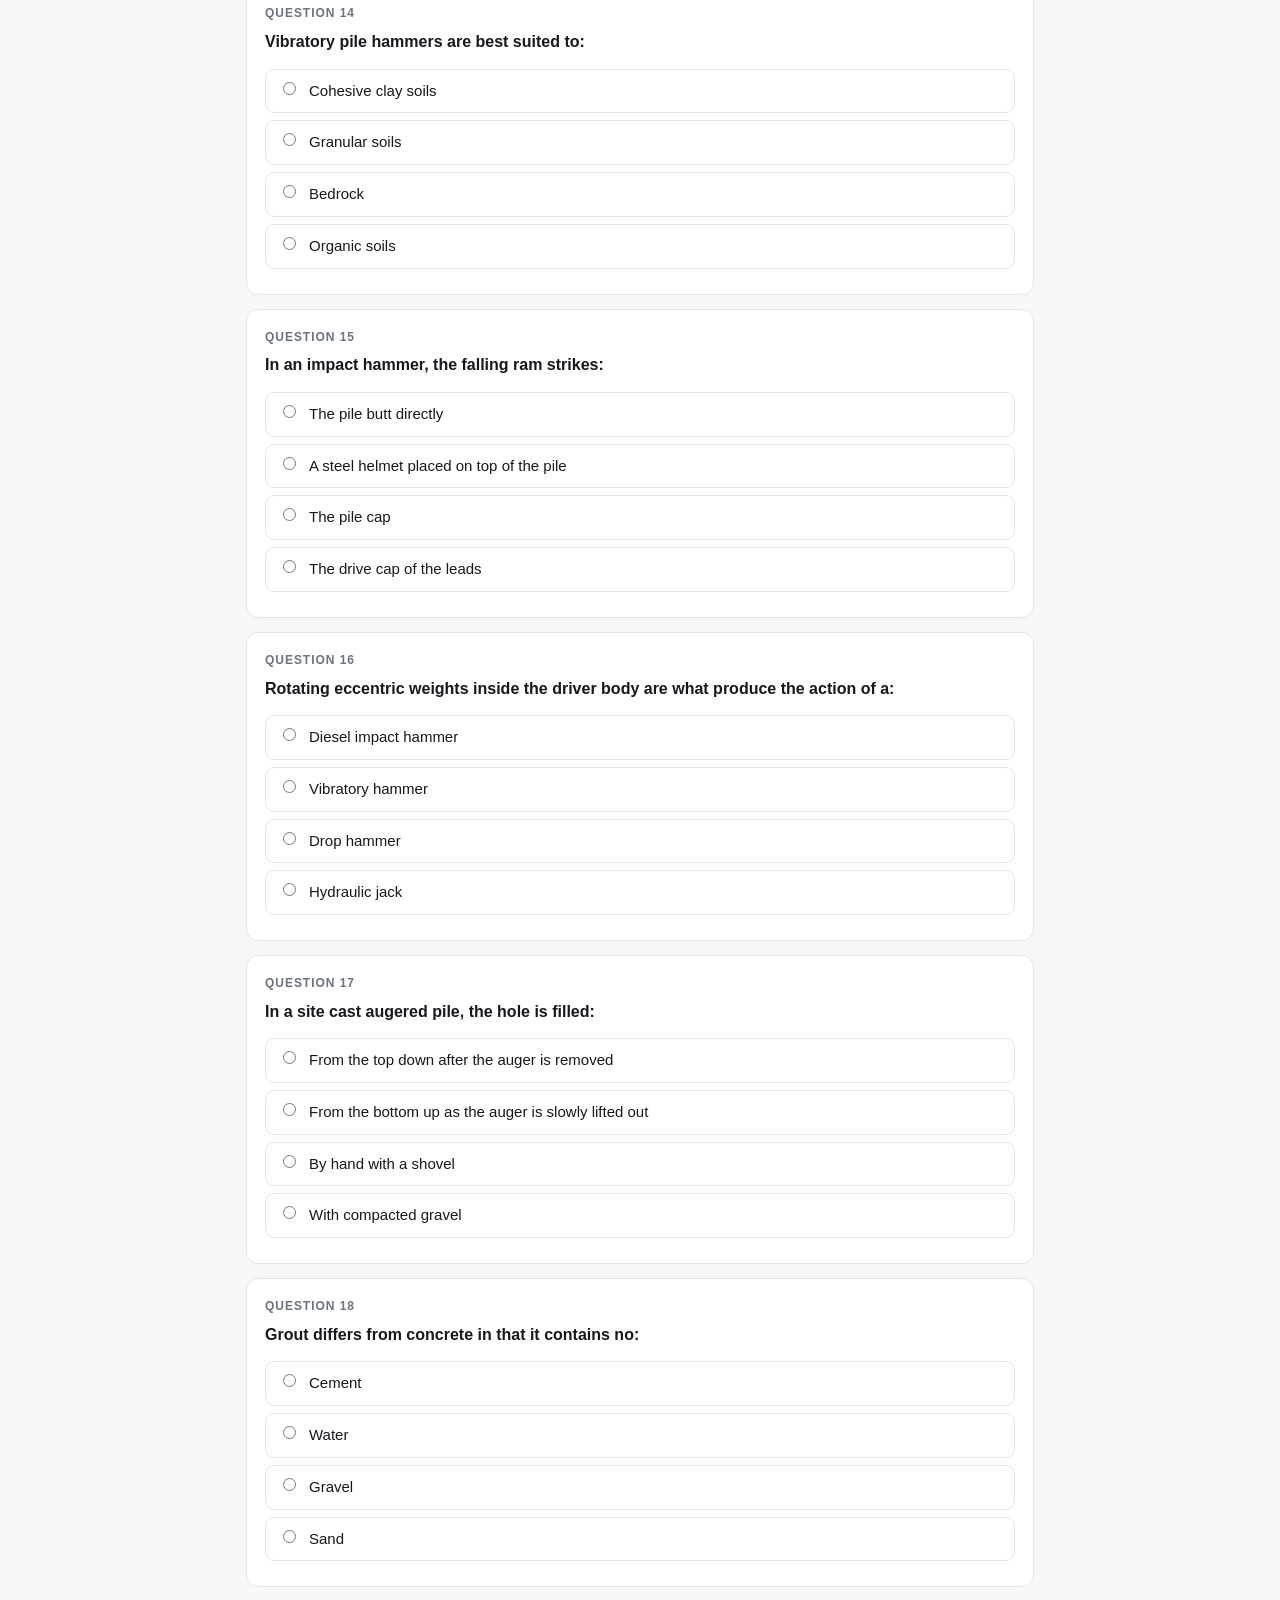
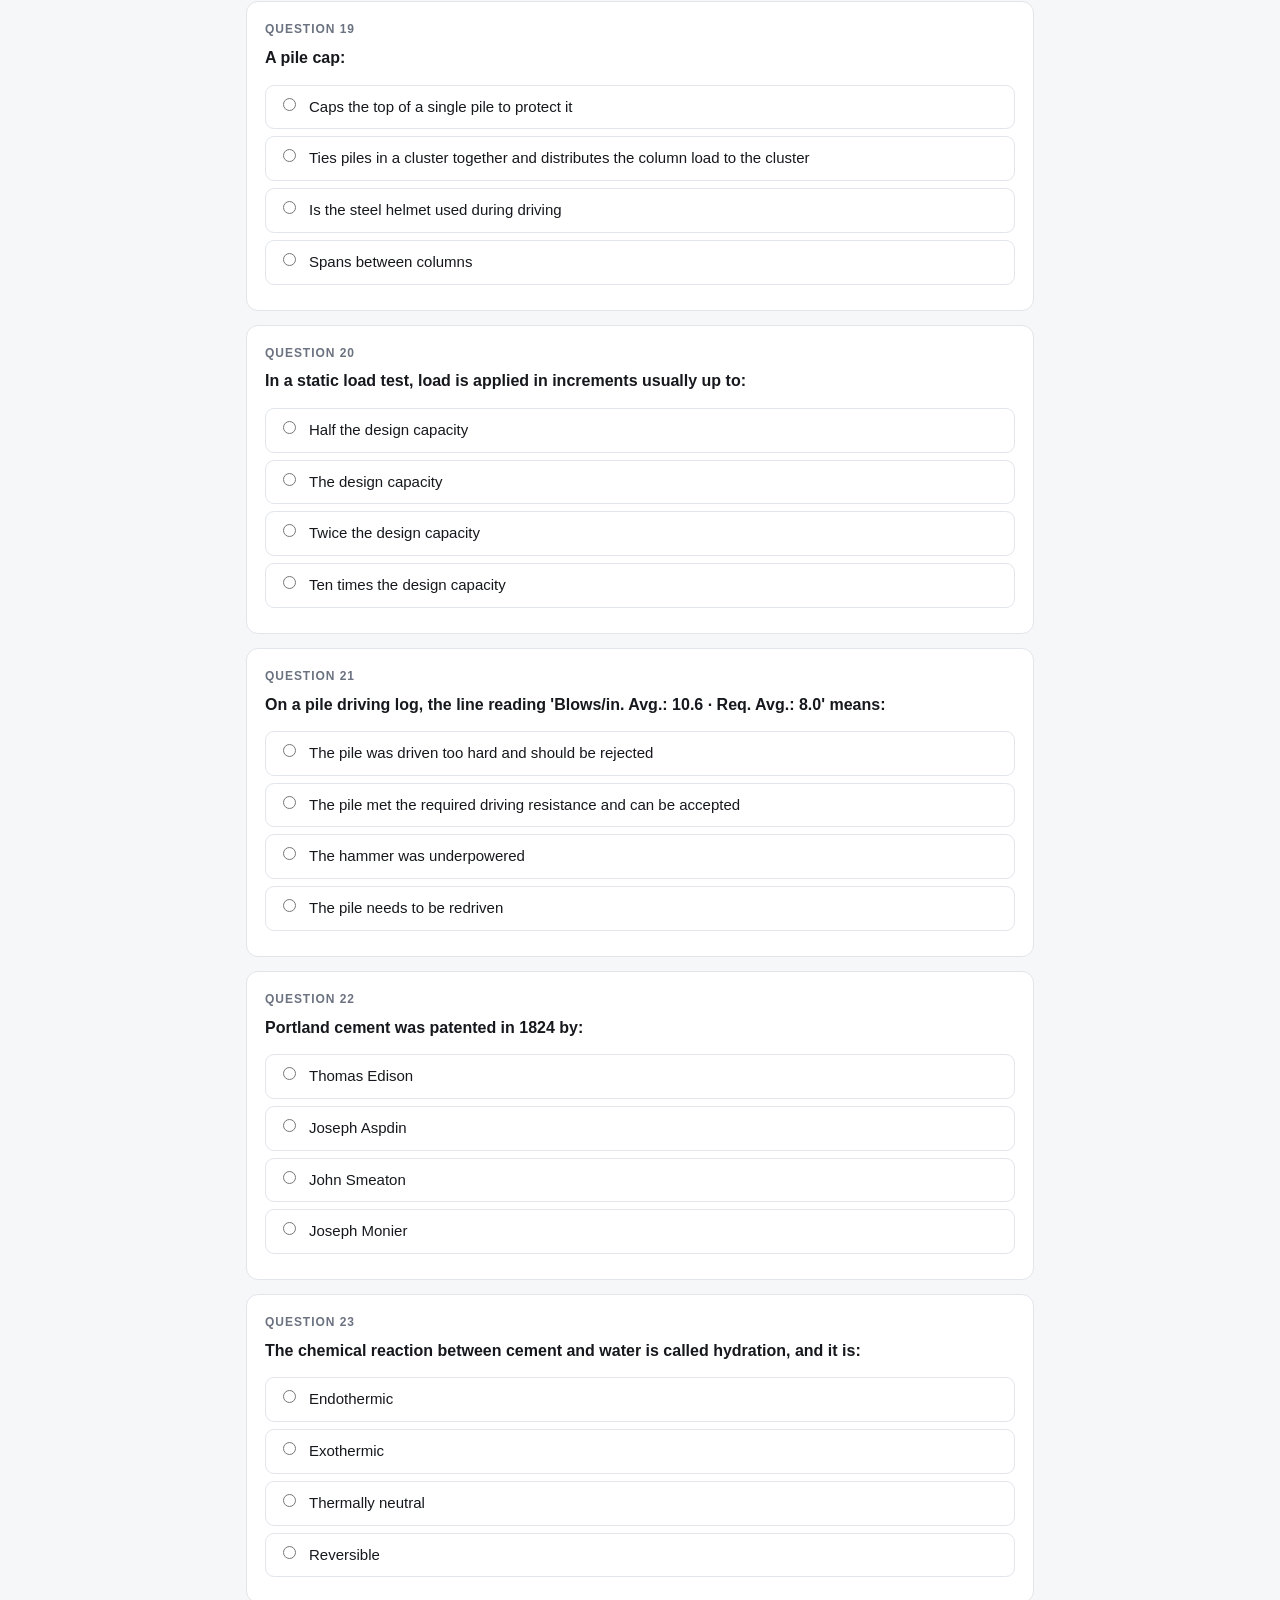
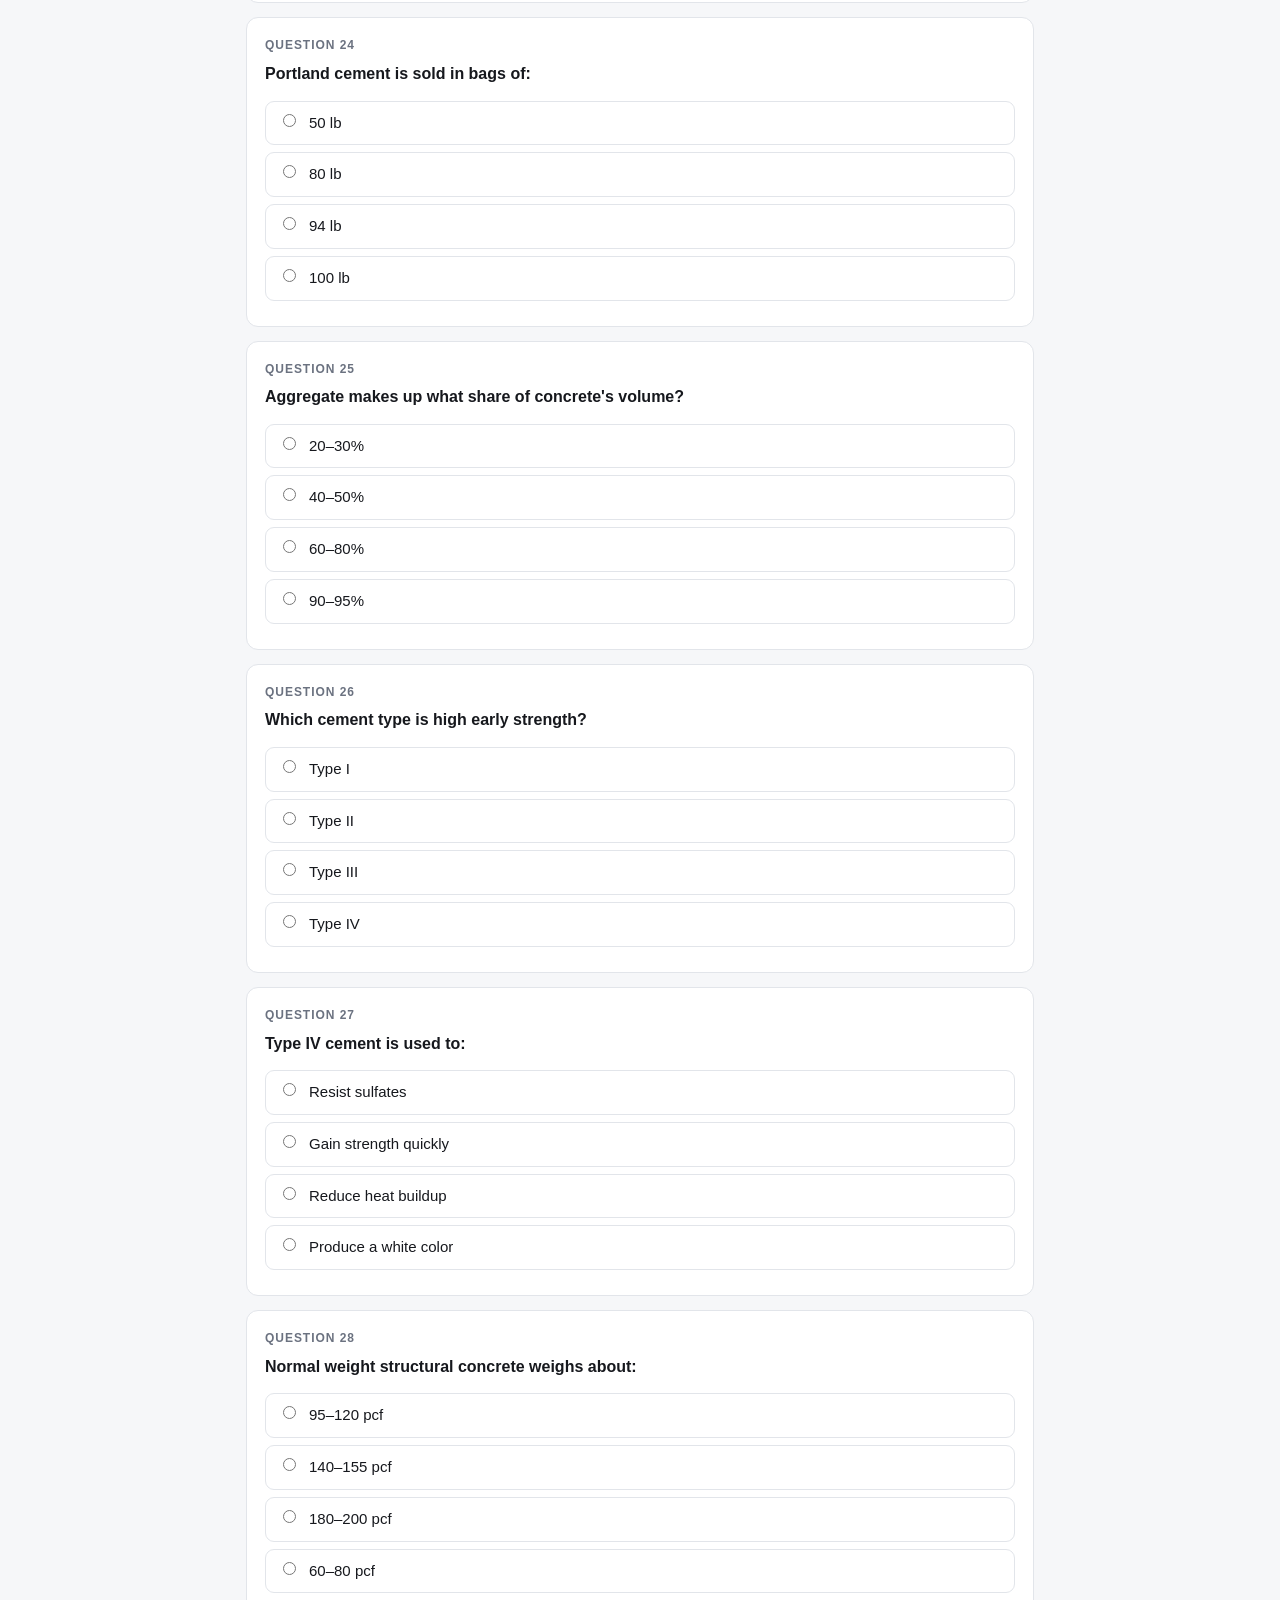
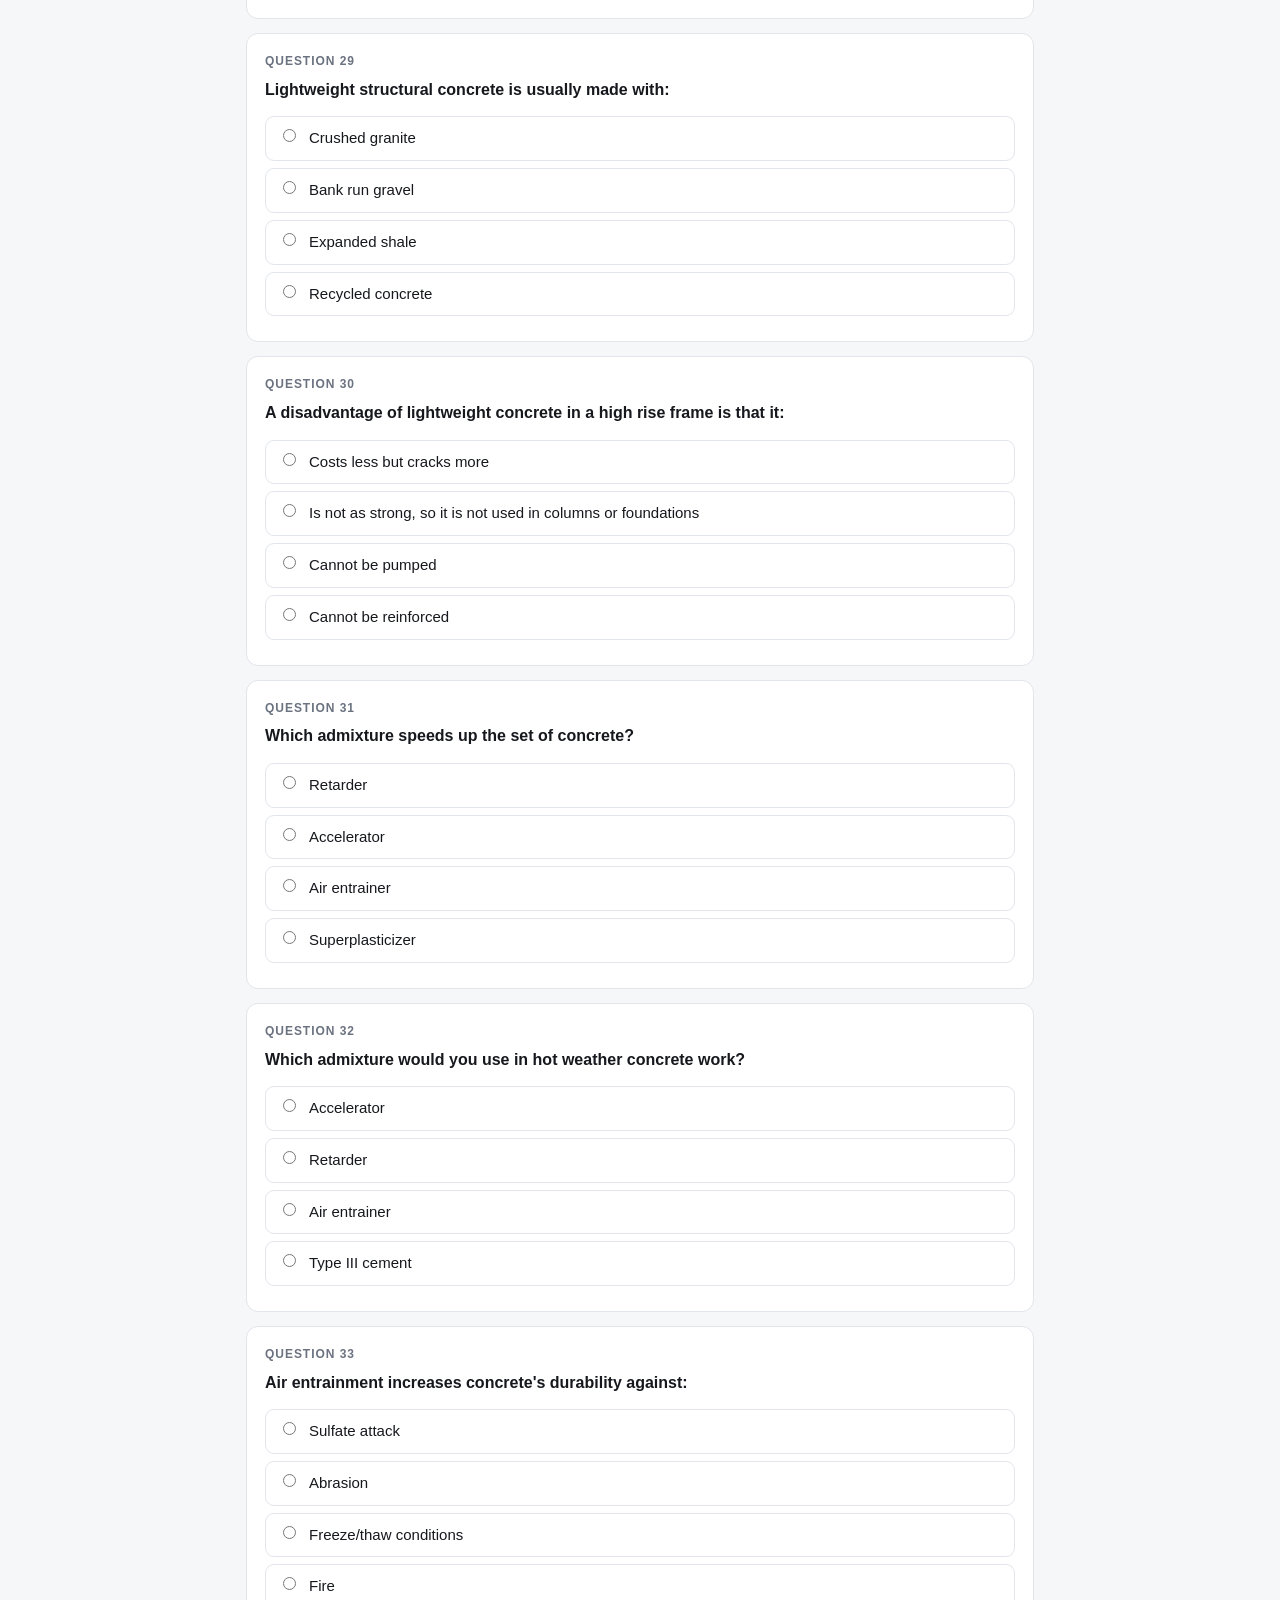
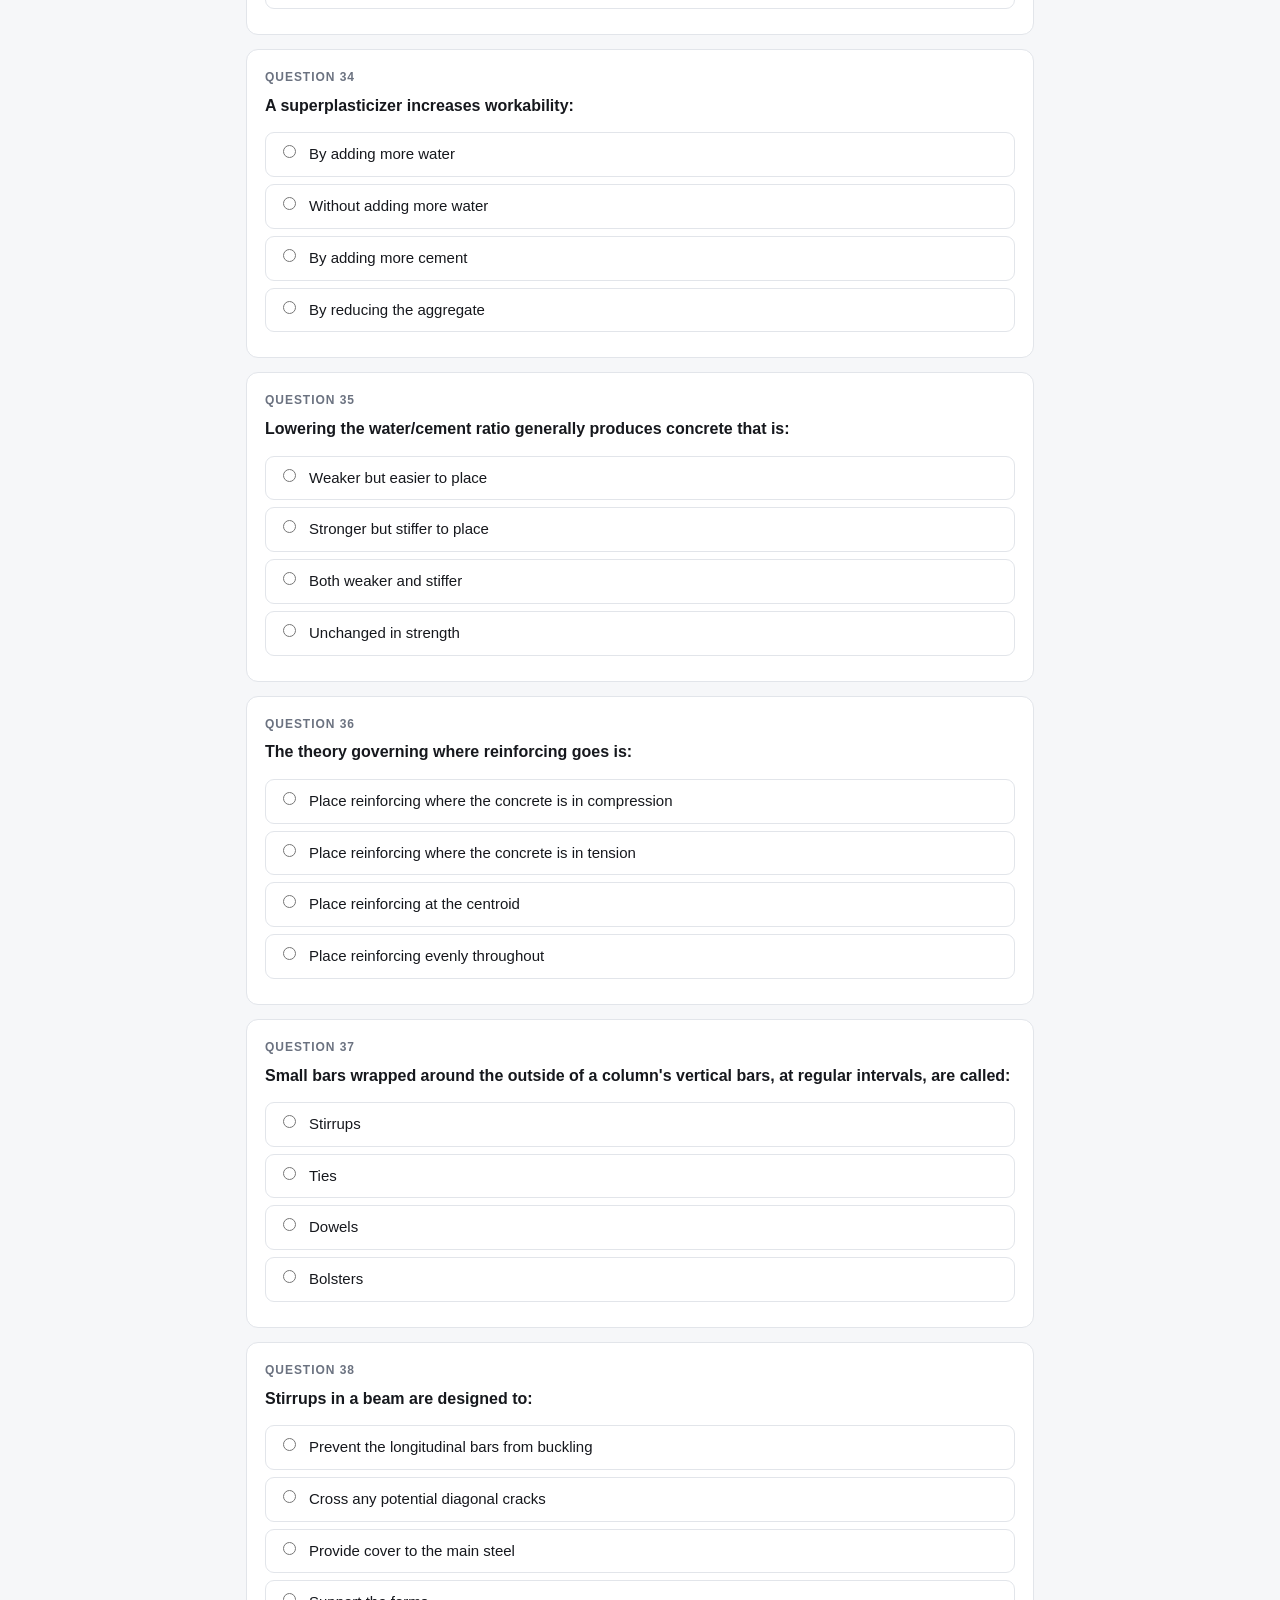
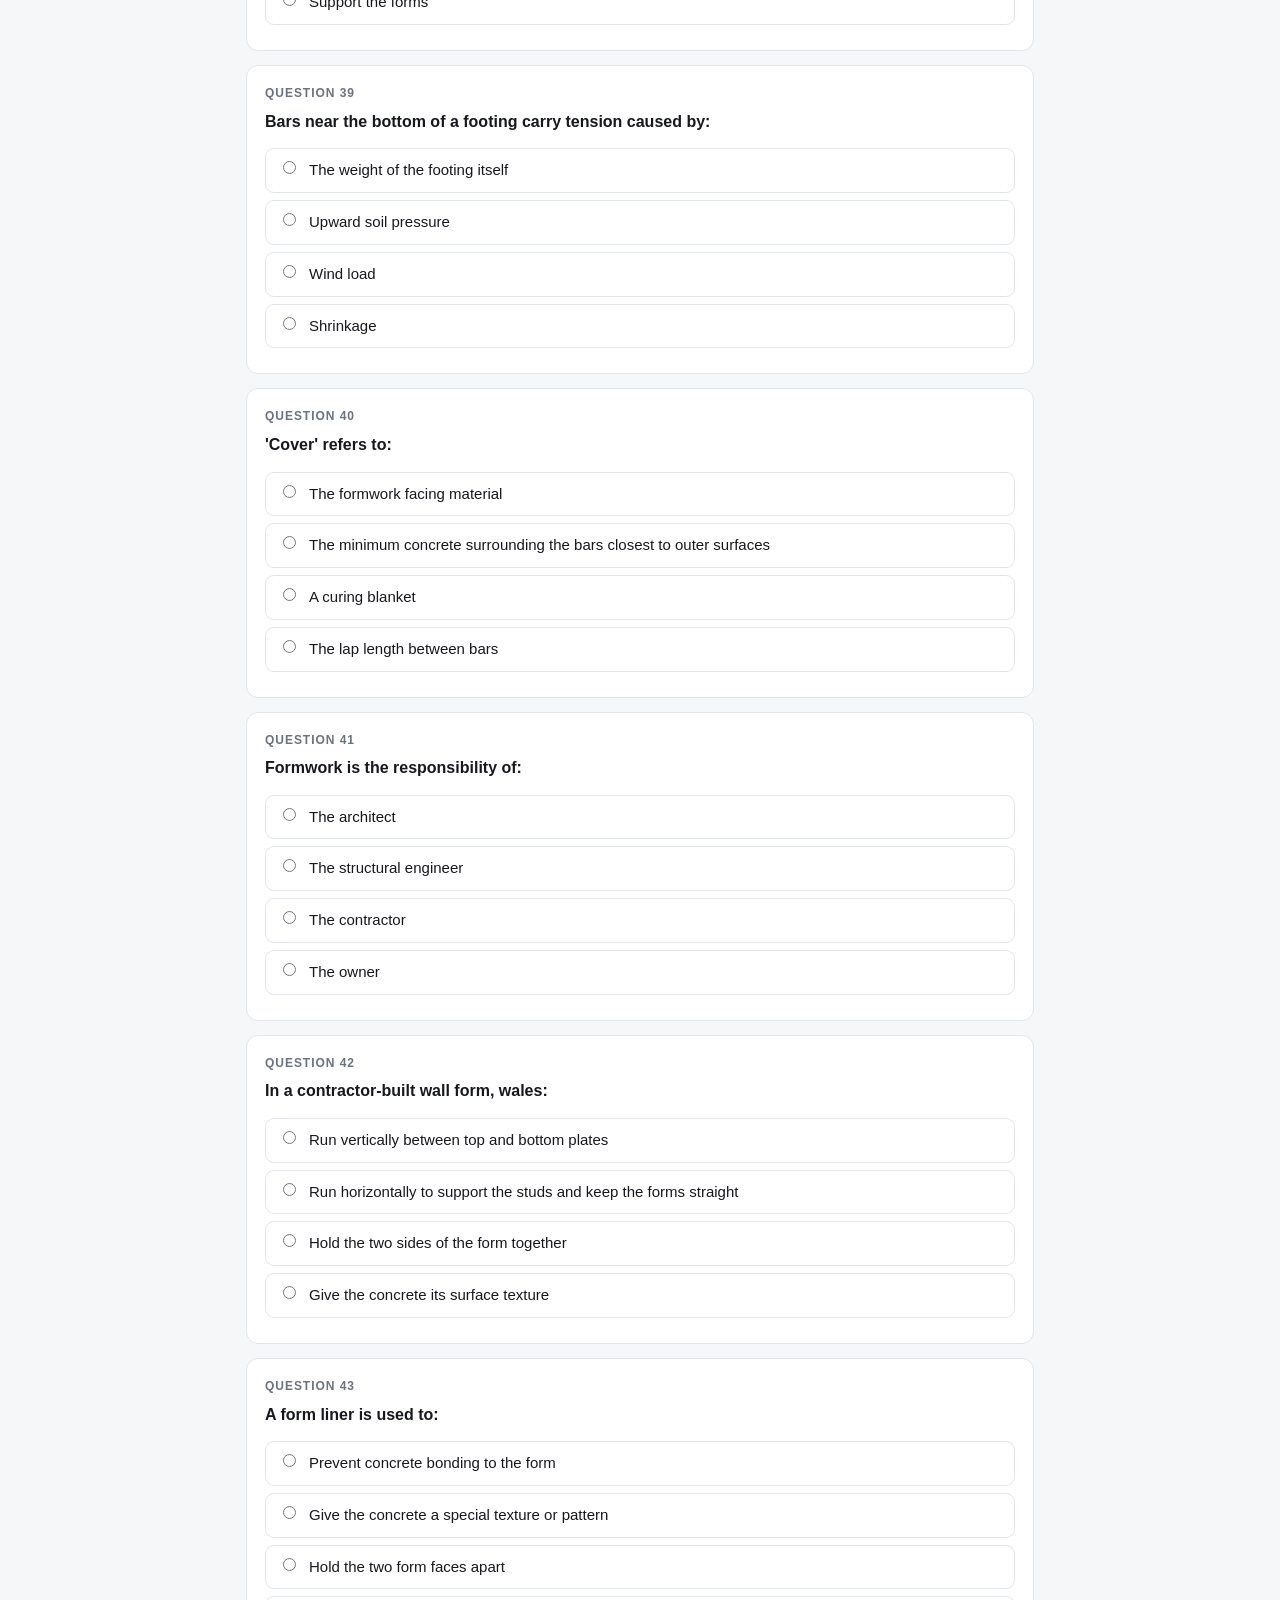
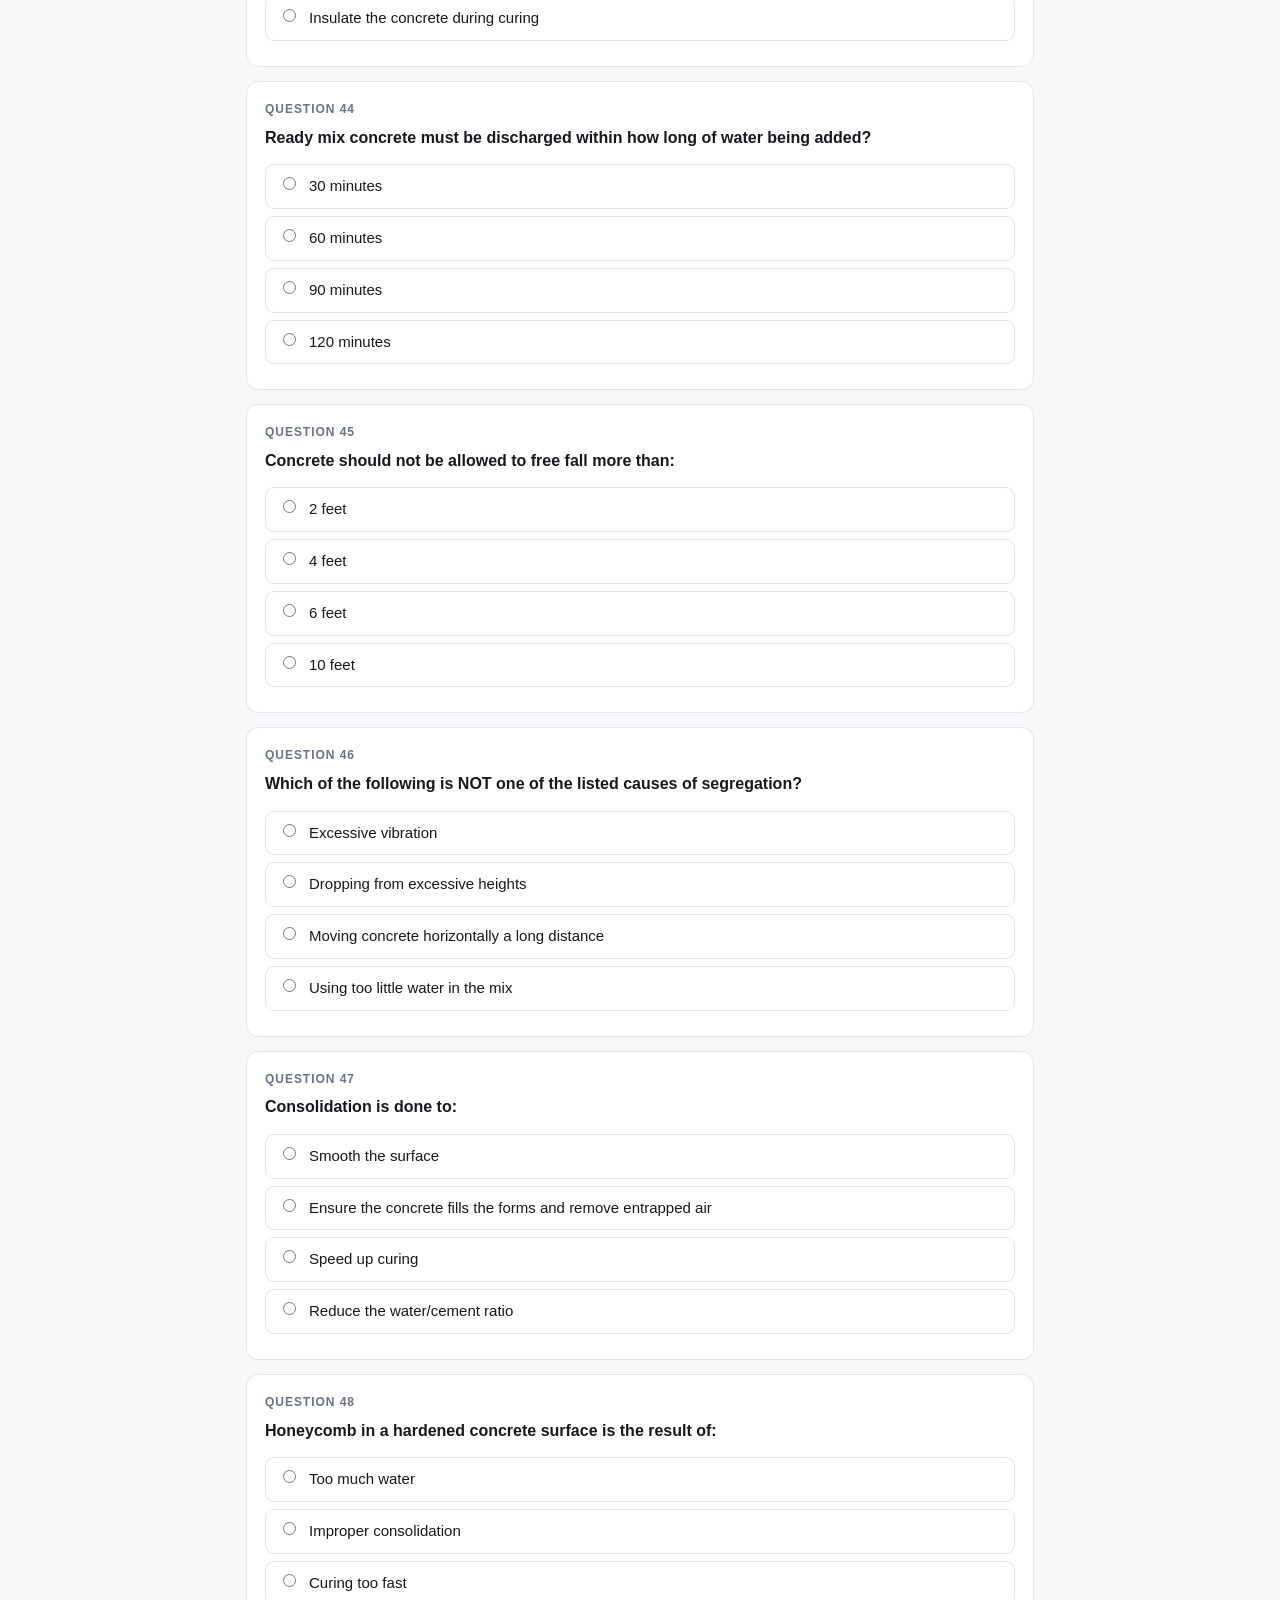
<file: quiz.html>
<!DOCTYPE html>
<html lang="en">
<head>
<meta charset="utf-8">
<meta name="viewport" content="width=device-width, initial-scale=1">
<title>Practice Test — CONM 1200 Exam 2</title>
<meta name="description" content="Practice test for CONM 1200 Exam 2: multiple choice, true/false, fill-ins, matching, sequencing and calculations, with explanations.">
<link rel="stylesheet" href="style.css">
<link rel="icon" href="data:image/svg+xml,<svg xmlns='http://www.w3.org/2000/svg' viewBox='0 0 100 100'><text y='.9em' font-size='90'>🏗️</text></svg>">
</head>
<body>

<header class="topbar">
  <div class="topbar-inner">
    <a class="brand" href="index.html"><span class="dot">C</span> CONM 1200 · Exam 2</a>
    <nav class="main">
      <a href="index.html" data-short="Home">Home</a>
      <a href="foundations.html" data-short="Found.">Foundations</a>
      <a href="concrete.html" data-short="Concrete">Concrete</a>
      <a href="placing.html" data-short="Placing">Placing</a>
      <a href="formwork.html" data-short="Formwork">Formwork</a>
      <a href="written.html" data-short="Written">Written</a>
      <a href="glossary.html" data-short="Terms">Glossary</a>
      <a href="quiz.html" data-short="Test">Practice Test</a>
      <a href="review.html" data-short="Exam 1">Exam 1</a>
    </nav>
    <button class="theme-btn" title="Toggle light/dark">☾</button>
  </div>
</header>

<main class="wrap narrow">

  <h1>Practice Test</h1>
  <p class="lede">Covers all seven sections of the study guide. Do the whole thing without looking anything up, then read every explanation — including on the ones you got right.</p>

  <div class="callout key">
    <span class="tag">What the real exam looks like</span>
    <p>The guide says the exam will include <strong>multiple-choice, true/false and written-response questions</strong>. Parts I, II and VII below match that exactly. The fill-ins, matching, sequencing and calculation sections aren't guaranteed formats — they're here because they're efficient ways to drill vocabulary, process order and the footing arithmetic, all of which feed the formats that <em>are</em> on it.</p>
  </div>

  <div class="callout tip">
    <p>Nothing is graded or sent anywhere. Explanations appear after you hit <strong>Check my answers</strong>. Part VII is self-graded.</p>
  </div>

  <h2>Part I — Multiple choice</h2>
  <div id="mc"></div>

  <h2>Part II — True / False</h2>
  <div id="tf"></div>

  <h2>Part III — Fill in the blank</h2>
  <p style="font-size:14.5px;color:var(--ink-3)">Spelling is forgiven; get the word right.</p>
  <div id="fill"></div>

  <h2>Part IV — Matching</h2>
  <p style="font-size:14.5px;color:var(--ink-3)">Pick the term that goes with each definition. Each term is used once.</p>
  <div id="match"></div>

  <h2>Part V — Sequencing</h2>
  <p style="font-size:14.5px;color:var(--ink-3)">Nearly everything in Weeks 6–7 is a process, so expect questions like these.</p>
  <div id="seq"></div>

  <h2>Part VI — Calculation</h2>
  <div id="calcq"></div>

  <h2>Part VII — Written response</h2>
  <p style="font-size:14.5px;color:var(--ink-3)">Not auto-graded — these are for writing out on paper. Do that first, <em>then</em> open the key and mark yourself against it. Full model answers are on the <a href="written.html">Written Responses page</a>.</p>

  <div class="callout key">
    <p>These are the <strong>five topics the study guide names in advance</strong>. Expect some or all of them, in complete sentences.</p>
  </div>

  <details class="qa"><summary>1 · Explain the differences between shallow and deep foundations.</summary>
  <div class="body">
    <p><strong>Mark yourself on:</strong></p>
    <ul>
      <li>Purpose of a foundation — safely transfer building loads to soil or bedrock</li>
      <li><strong>Shallow</strong> = adequate bearing <em>directly below</em> the substructure; works by spreading load so as not to exceed bearing capacity</li>
      <li><strong>Deep</strong> = unsuitable soil must be <em>bypassed</em> to reach competent soil or bedrock</li>
      <li>Shallow types: footings (column/spread, wall/strip, combined, stepped) and slabs on grade</li>
      <li>Deep types: piles (driven, augered), caissons/drilled piers, PIFs/bulb piles, barrettes</li>
      <li>Three load-transfer mechanisms: <strong>end bearing, friction, combination</strong></li>
      <li>Pile caps and grade beams; frost line and undisturbed soil for shallow</li>
      <li>Shallow is cheaper — used wherever soil conditions permit</li>
    </ul>
    <p><a href="written.html#q1">Full model answer →</a></p>
  </div></details>

  <details class="qa"><summary>2 · Explain the concrete hydration process and its importance.</summary>
  <div class="body">
    <p><strong>Mark yourself on:</strong></p>
    <ul>
      <li>Hydration = the <strong>chemical reaction between cement and water</strong>, forming a gel that binds the other ingredients</li>
      <li>It is <strong>exothermic</strong></li>
      <li><strong>"Concrete hardens by curing, not by drying out"</strong></li>
      <li>Premature moisture loss → <strong>incomplete hydration</strong>; the reaction stops with no water to react with</li>
      <li><strong>Cannot recover</strong> — ultimate strength permanently reduced</li>
      <li>Worst in flatwork/slabs → shrinkage and cracking at the surface</li>
      <li>Methods: coverings (poly, burlap, curing compound…) and adding moisture (misting, fogging, ponding)</li>
      <li>Ideal range <strong>50–85°F</strong>; what goes wrong above it, below it, and below freezing</li>
    </ul>
    <p><a href="written.html#q2">Full model answer →</a></p>
  </div></details>

  <details class="qa"><summary>3 · Describe the general steps involved in constructing and finishing a concrete slab.</summary>
  <div class="body">
    <p><strong>Mark yourself on:</strong></p>
    <ul>
      <li>Split into <strong>preparation</strong> and <strong>placing/finishing</strong></li>
      <li>Prep: strip topsoil (why) · subgrade · utilities · crushed stone (drainage + structural fill) · edge forms at proper elevation · joint material · moisture barrier · reinforcing</li>
      <li>The five steps in order: <strong>place &amp; spread → consolidate → screed → bull float → final finish</strong></li>
      <li>Screed = strike-off, level with top of forms, work aggregate down before it hardens</li>
      <li>Final finish waits for <strong>bleed water</strong> + the <strong>⅛" footprint</strong></li>
      <li>Float (float blades) then trowel (finishing blades) — or broom finish</li>
      <li>Edging and control joints; then <strong>cure</strong></li>
    </ul>
    <p><a href="written.html#q3">Full model answer →</a></p>
  </div></details>

  <details class="qa"><summary>4 · Explain the causes, effects and prevention of differential settlement.</summary>
  <div class="body">
    <p><strong>Mark yourself on — all three parts:</strong></p>
    <ul>
      <li>Three types of settlement; differential is <strong>the most troublesome</strong> and why</li>
      <li><strong>Causes:</strong> varying soil across the site · weak compressible layer below the bearing layer · fill vs undisturbed soil · unequal loading · footings at different depths · water table changes · organics/peat</li>
      <li><strong>Effects:</strong> cracking · sloping floors · sticking doors and windows · structural distress · broken utilities · tilting. <strong>Leaning Tower of Pisa</strong></li>
      <li><strong>Prevention:</strong> subsurface investigation (test pits and borings) · proportion footings for similar bearing pressure · deep foundations to a common stratum · engineered compacted fill · consistent depth below frost line · mat foundation · grade beams · <strong>isolation joints</strong></li>
    </ul>
    <p><a href="written.html#q4">Full model answer →</a></p>
  </div></details>

  <details class="qa"><summary>5 · Describe the basic components of a SYMONS formwork system.</summary>
  <div class="body">
    <p><strong>Mark yourself on:</strong></p>
    <ul>
      <li>What it is — a <strong>prefabricated, panelized</strong> wall forming system, reusable, faster than site-built</li>
      <li><strong>Panels</strong> — steel frame + ½" HDO plywood face</li>
      <li><strong>Wedge bolts</strong> — in pairs; join panels, fillers and ties in one operation</li>
      <li><strong>Ties</strong> — set wall thickness <em>and</em> resist the pressure; <strong>break back</strong></li>
      <li><strong>Walers</strong> — horizontal, align only, not structural</li>
      <li><strong>Strongbacks</strong> — vertical, 90° to walers, ~8 ft o.c.</li>
      <li><strong>Aligners/turnbuckle braces</strong> — plumb the form, not for resisting pressure</li>
      <li><strong>Fillers and corners</strong>; <strong>scaffold brackets</strong> (500 lb) and safety eyes</li>
    </ul>
    <p><a href="written.html#q5">Full model answer →</a></p>
  </div></details>

  <div class="scorebox">
    <button class="btn" id="check">Check my answers</button>
    <button class="btn ghost" id="reset">Start over</button>
    <span id="score" class="big"></span>
    <span id="scoremsg" style="color:var(--ink-3);font-size:14px"></span>
  </div>

</main>

<footer>CONM 1200 · Building Construction · Exam 2 study site</footer>

<script src="app.js"></script>
<script>
(function () {
  "use strict";

  var MC = [
    /* --- Foundations --- */
    ["The purpose of a foundation is to:",
      ["Keep groundwater out of the basement", "Safely transfer building loads to the underlying soil or bedrock", "Resist wind loads on the superstructure", "Provide a level surface for the first floor"], 1,
      "Straight from the slide: provide adequate support for the building by 'safely' transferring building loads to the underlying soil or bedrock."],

    ["A deep foundation is used when:",
      ["The building is very tall", "Adequate bearing is directly below the substructure", "Unsuitable soil beneath the substructure must be bypassed to reach competent soil or bedrock", "The water table is high"], 2,
      "That is the definition of deep. Shallow is used when adequate bearing is directly below the substructure."],

    ["Which type of settlement is the most troublesome?",
      ["Uniform settlement", "No settlement", "Differential settlement", "Elastic settlement"], 2,
      "Differential settlement distorts the frame because parts of the building settle different amounts. The Leaning Tower of Pisa is the slide's example. Uniform settlement is tolerable."],

    ["Shallow foundations work by:",
      ["Driving down to bedrock", "Spreading the building loads over a large enough area so as not to exceed the soil's bearing capacity", "Anchoring the building against uplift", "Floating the building on groundwater"], 1,
      "And bearing capacity is the maximum allowable pressure the soil can safely support."],

    ["1 tsf is equal to:",
      ["200 psf", "1,000 psf", "2,000 psf", "2,240 psf"], 2,
      "1 ton per square foot = 2,000 psf. Codes give presumptive bearing capacities in tsf, so you may have to convert."],

    ["A wall footing is also called a:",
      ["Spread footing", "Strip footing", "Combined footing", "Mat footing"], 1,
      "Wall footing = strip footing = continuous wall footing. An isolated column footing is the one called a spread footing."],

    ["Which footing type is used where the supporting soil slopes?",
      ["Combined footing", "Spread footing", "Stepped footing", "Strip footing"], 2,
      "A stepped footing steps down in stages to stay at a consistent depth below grade on sloping ground."],

    ["The base of a foundation must be below the frost line, and must never be built on:",
      ["Engineered fill", "Undisturbed soil", "Frozen soil", "Crushed stone"], 2,
      "Shallow foundations should be built on undisturbed soil or engineered (compacted) fill, below the frost line, and never on frozen soil."],

    ["A column carries 50,000 lbs on soil with a bearing capacity of 2,000 psf. What footing area is required?",
      ["10 sf", "25 sf", "40 sf", "100 sf"], 1,
      "Area = Load ÷ Bearing Capacity = 50,000 ÷ 2,000 = 25 sf. A square footing would then be √25 = 5 ft on each side."],

    ["Compression piles support building loads through end bearing, friction, or:",
      ["Tension", "Adhesion", "A combination of both", "Buoyancy"], 2,
      "End bearing is resistance at the tip; friction is skin friction along the sides; many piles work as a combination of both."],

    ["Piles designed to resist forces that would pull them out of the ground are called:",
      ["Compression piles", "End bearing piles", "Uplift, tension or anchor piles", "Batter piles"], 2,
      "All three names are used. Wind overturning and hydrostatic uplift from groundwater are the two causes given."],

    ["A pile with a straight shaft can resist uplift only through:",
      ["End bearing", "Skin friction", "Its pile cap", "The grade beam"], 1,
      "Which is why a bulb pile is better at it — the bulb at the bottom acts like an anchor."],

    ["A bulb pile is also called a:",
      ["Belled caisson", "Barrette", "Pressure Injected Footing or Franki pile", "Soldier pile"], 2,
      "PIFs were used as the foundation for WIT's own student apartment building at 525 Huntington Avenue."],

    ["Vibratory pile hammers are best suited to:",
      ["Cohesive clay soils", "Granular soils", "Bedrock", "Organic soils"], 1,
      "Vibration causes granular soil around the pile to liquefy so the pile sinks. Same principle as the vibratory roller on Exam 1 — vibration works on granular soil."],

    ["In an impact hammer, the falling ram strikes:",
      ["The pile butt directly", "A steel helmet placed on top of the pile", "The pile cap", "The drive cap of the leads"], 1,
      "And wooden cushions inside the helmet soften the blow so the pile top (butt) is not damaged."],

    ["Rotating eccentric weights inside the driver body are what produce the action of a:",
      ["Diesel impact hammer", "Vibratory hammer", "Drop hammer", "Hydraulic jack"], 1,
      "That is how a vibratory driver generates its vibration."],

    ["In a site cast augered pile, the hole is filled:",
      ["From the top down after the auger is removed", "From the bottom up as the auger is slowly lifted out", "By hand with a shovel", "With compacted gravel"], 1,
      "Concrete or grout is forced through a pipe in the stem of the auger and fills from the bottom up — which keeps the hole from collapsing. Same bottom-up logic as a tremie."],

    ["Grout differs from concrete in that it contains no:",
      ["Cement", "Water", "Gravel", "Sand"], 2,
      "Concrete is sand, gravel, cement and water. Grout is similar but with no gravel."],

    ["A pile cap:",
      ["Caps the top of a single pile to protect it", "Ties piles in a cluster together and distributes the column load to the cluster", "Is the steel helmet used during driving", "Spans between columns"], 1,
      "A grade beam is the element that spans — between pile caps, to support basement walls."],

    ["In a static load test, load is applied in increments usually up to:",
      ["Half the design capacity", "The design capacity", "Twice the design capacity", "Ten times the design capacity"], 2,
      "Load is applied in increments up to about twice design capacity, removed in increments, and pile settlement is measured and recorded for each increment."],

    ["On a pile driving log, the line reading 'Blows/in. Avg.: 10.6 · Req. Avg.: 8.0' means:",
      ["The pile was driven too hard and should be rejected", "The pile met the required driving resistance and can be accepted", "The hammer was underpowered", "The pile needs to be redriven"], 1,
      "The spec required an average of 8 blows per inch over the final inches; this pile averaged 10.6, exceeding it. High resistance means the pile has reached competent bearing."],

    /* --- Concrete basics --- */
    ["Portland cement was patented in 1824 by:",
      ["Thomas Edison", "Joseph Aspdin", "John Smeaton", "Joseph Monier"], 1,
      "An English mason. 'Portland' is a generic term named for the Isle of Portland off the coast of England — it is not a brand."],

    ["The chemical reaction between cement and water is called hydration, and it is:",
      ["Endothermic", "Exothermic", "Thermally neutral", "Reversible"], 1,
      "It gives off heat. That one fact explains Type IV cement, retarders, and why curing blankets work by trapping the heat of hydration."],

    ["Portland cement is sold in bags of:",
      ["50 lb", "80 lb", "94 lb", "100 lb"], 2,
      "94 lb bags, also called sacks."],

    ["Aggregate makes up what share of concrete's volume?",
      ["20–30%", "40–50%", "60–80%", "90–95%"], 2,
      "60–80%. It must be clean, strong, resistant to freeze-thaw, chemically stable and properly graded."],

    ["Which cement type is high early strength?",
      ["Type I", "Type II", "Type III", "Type IV"], 2,
      "Type III, used in cold weather to reduce critical curing time and in precast work. Type IV is low heat of hydration."],

    ["Type IV cement is used to:",
      ["Resist sulfates", "Gain strength quickly", "Reduce heat buildup", "Produce a white color"], 2,
      "Low heat of hydration — for massive pours like dams where the heat would otherwise cause cracking."],

    ["Normal weight structural concrete weighs about:",
      ["95–120 pcf", "140–155 pcf", "180–200 pcf", "60–80 pcf"], 1,
      "140–155 pcf. Lightweight structural concrete is 95–120 pcf."],

    ["Lightweight structural concrete is usually made with:",
      ["Crushed granite", "Bank run gravel", "Expanded shale", "Recycled concrete"], 2,
      "Shale is heated in a kiln so the water in it makes the rock expand like popcorn, leaving it porous and light."],

    ["A disadvantage of lightweight concrete in a high rise frame is that it:",
      ["Costs less but cracks more", "Is not as strong, so it is not used in columns or foundations", "Cannot be pumped", "Cannot be reinforced"], 1,
      "It is fine for floors and beams. Its advantage is reduced dead load, which allows smaller supporting members."],

    ["Which admixture speeds up the set of concrete?",
      ["Retarder", "Accelerator", "Air entrainer", "Superplasticizer"], 1,
      "An accelerator helps concrete gain strength faster — useful in cold weather and in precast work."],

    ["Which admixture would you use in hot weather concrete work?",
      ["Accelerator", "Retarder", "Air entrainer", "Type III cement"], 1,
      "A retarder slows the set, reduces heat of hydration (less shrinkage cracking) and gives crews more time to finish."],

    ["Air entrainment increases concrete's durability against:",
      ["Sulfate attack", "Abrasion", "Freeze/thaw conditions", "Fire"], 2,
      "The microscopic bubbles give expanding ice somewhere to go. Extremely important in slabs, sidewalks and bridge decks exposed to weather."],

    ["A superplasticizer increases workability:",
      ["By adding more water", "Without adding more water", "By adding more cement", "By reducing the aggregate"], 1,
      "That's the whole point — you get high slump for pumping or congested rebar without raising the water/cement ratio, which would weaken the concrete."],

    ["Lowering the water/cement ratio generally produces concrete that is:",
      ["Weaker but easier to place", "Stronger but stiffer to place", "Both weaker and stiffer", "Unchanged in strength"], 1,
      "More water = easier to place but weaker. That tension is exactly why superplasticizers exist."],

    ["The theory governing where reinforcing goes is:",
      ["Place reinforcing where the concrete is in compression", "Place reinforcing where the concrete is in tension", "Place reinforcing at the centroid", "Place reinforcing evenly throughout"], 1,
      "Concrete has no useful tensile strength, so the steel carries the tension."],

    ["Small bars wrapped around the outside of a column's vertical bars, at regular intervals, are called:",
      ["Stirrups", "Ties", "Dowels", "Bolsters"], 1,
      "Ties in a column (continuous version = spirals); stirrups in a beam. Ties prevent the longitudinal bars from buckling."],

    ["Stirrups in a beam are designed to:",
      ["Prevent the longitudinal bars from buckling", "Cross any potential diagonal cracks", "Provide cover to the main steel", "Support the forms"], 1,
      "They carry shear. Buckling prevention is what column ties do."],

    ["Bars near the bottom of a footing carry tension caused by:",
      ["The weight of the footing itself", "Upward soil pressure", "Wind load", "Shrinkage"], 1,
      "The soil pushes up while the column pushes down, so the footing bends and its bottom goes into tension."],

    ["'Cover' refers to:",
      ["The formwork facing material", "The minimum concrete surrounding the bars closest to outer surfaces", "A curing blanket", "The lap length between bars"], 1,
      "Cover protects the steel from corrosion and fire. Chairs and bolsters hold the bars up to establish it."],

    ["Formwork is the responsibility of:",
      ["The architect", "The structural engineer", "The contractor", "The owner"], 2,
      "Though the contractor may be required to submit shop drawings for formwork to the architect/engineer for approval."],

    ["In a contractor-built wall form, wales:",
      ["Run vertically between top and bottom plates", "Run horizontally to support the studs and keep the forms straight", "Hold the two sides of the form together", "Give the concrete its surface texture"], 1,
      "Studs run vertically; wales run horizontally; braces position and align; form ties hold the two sides together."],

    ["A form liner is used to:",
      ["Prevent concrete bonding to the form", "Give the concrete a special texture or pattern", "Hold the two form faces apart", "Insulate the concrete during curing"], 1,
      "Made from fiberglass, plastic or rubber, used for architectural concrete — fluted patterns, geometric shapes, imitation stone. The thing that prevents bonding is form oil."],

    /* --- Placing & curing --- */
    ["Ready mix concrete must be discharged within how long of water being added?",
      ["30 minutes", "60 minutes", "90 minutes", "120 minutes"], 2,
      "The ASTM limit is 90 minutes. Transit mix adds the water en route or at the site, which restarts the clock."],

    ["Concrete should not be allowed to free fall more than:",
      ["2 feet", "4 feet", "6 feet", "10 feet"], 1,
      "Beyond 4 feet use a drop tube or elephant trunk, or the mix will segregate."],

    ["Which of the following is NOT one of the listed causes of segregation?",
      ["Excessive vibration", "Dropping from excessive heights", "Moving concrete horizontally a long distance", "Using too little water in the mix"], 3,
      "The three causes given are excessive vibration, excessive drop height, and moving concrete horizontally a long distance."],

    ["Consolidation is done to:",
      ["Smooth the surface", "Ensure the concrete fills the forms and remove entrapped air", "Speed up curing", "Reduce the water/cement ratio"], 1,
      "Smoothing happens later, during finishing."],

    ["Honeycomb in a hardened concrete surface is the result of:",
      ["Too much water", "Improper consolidation", "Curing too fast", "Excess air entrainment"], 1,
      "Voids where the concrete never filled the form. Note the opposite error — over-vibrating — causes segregation instead."],

    ["One cubic yard equals how many cubic feet?",
      ["9", "18", "27", "36"], 2,
      "27 cu ft. So a 2 cu ft portable mixer needs about 14 batches to make a cubic yard."],

    ["A concrete truck typically holds:",
      ["2–4 cu yd", "8–10 cu yd", "15–20 cu yd", "25–30 cu yd"], 1,
      "Crane buckets range from ½ to 12 cu yd; a power buggy holds up to 14 cu ft."],

    ["Screeding is also called:",
      ["Floating", "Strike-off", "Bull floating", "Troweling"], 1,
      "Screeding/strike-off levels the surface and brings it even with the top of the forms, working the coarse aggregate down."],

    ["Which comes immediately after screeding?",
      ["Final finishing", "Bull floating", "Curing", "Edging"], 1,
      "The five steps are: place & spread, consolidate, screed, bull float, final finish. Bull floating is done right after screeding."],

    ["Bull floating does all of the following EXCEPT:",
      ["Bring up the paste", "Fill large surface voids", "Begin to create a smooth surface", "Produce the final hard, dense finish"], 3,
      "The final dense surface comes from troweling, much later — after the bleed water has evaporated."],

    ["Final finishing can begin when the concrete:",
      ["Is still fully plastic", "Has just been screeded", "Can support a worker with only a slight (1/8 inch) indentation and most bleed water has evaporated", "Has fully cured for 7 days"], 2,
      "Both conditions matter. It may be several hours after bull floating."],

    ["A rough, skid-resistant slab surface is produced with:",
      ["Steel finishing blades", "A broom", "A bull float", "An edger"], 1,
      "A steel or fiber broom roughens the surface — a broom finish. Finishing blades produce a smooth, dense surface instead."],

    ["Which joint has reinforcing running ACROSS it to lock the adjacent parts together?",
      ["Isolation joint", "Expansion joint", "Construction joint", "Control joint"], 2,
      "A construction joint divides work cast on different days and is built to prevent motion. Isolation and expansion joints both stop the reinforcing at the joint."],

    ["A control joint is used to:",
      ["Allow the slab to expand in hot weather", "Control random cracking that occurs when concrete shrinks as it cures", "Separate the slab from columns", "Act as a pour stop"], 1,
      "It is a groove giving any potential crack a preferred location. You cannot prevent shrinkage cracking — only choose where it happens."],

    ["A control joint groove must be cut to a depth of at least:",
      ["1/8 the slab depth", "¼ the slab depth", "½ the slab depth", "The full slab depth"], 1,
      "Control joints may not work if the groove is too shallow — the crack simply goes somewhere else."],

    ["An isolation joint prevents cracking caused by:",
      ["Thermal expansion", "Shrinkage during curing", "Differential settlement between the slab and adjacent walls or columns", "Overloading"], 2,
      "It lets the slab settle a different amount than the walls and columns. Slab reinforcing ends at the joint."],

    ["Expansion joints are:",
      ["Always required in any slab", "Usually not required indoors", "Only used in basements", "Required at every column"], 1,
      "A gap allowing expansion in higher temperatures, filled with a flexible material. Usually not required indoors."],

    ["A cold joint results from:",
      ["Placing concrete in freezing weather", "The first lift hardening before the second lift is placed", "Using Type IV cement", "Over-vibrating the mix"], 1,
      "Despite the name it is a timing problem, not a temperature one. It leaves a visible, weak seam with no bond across it."],

    ["As the rate of concrete placement increases, the pressure on the formwork:",
      ["Decreases", "Increases", "Stays the same", "Becomes zero"], 1,
      "Faster pour rate = higher stresses on the formwork. Pressure also increases with height, and drops as the concrete sets."],

    ["In the wall casting sequence, 'inspect' comes immediately before:",
      ["Installing the reinforcing", "Erecting the second side", "Placing the concrete", "Stripping the forms"], 1,
      "It is the last chance to see inside the wall before the second form face closes it up."],

    ["A groove formed in the top of a footing to create a mechanical connection with the wall above is a:",
      ["Waterstop", "Keyway", "Bulkhead", "Control joint"], 1,
      "A waterstop blocks water through the joint; a bulkhead is an end stop for a pour."],

    ["Sonotubes are used to form:",
      ["Slab edges", "Round columns", "Beam sides", "Wall footings"], 1,
      "Round cardboard forms that leave a characteristic spiral marking on the stripped column."],

    ["On an elevated slab, the order of rebar placement is:",
      ["Slab top bars, slab bottom bars, then beam reinforcing", "Beam reinforcing, then slab bottom bars, then slab top bars", "Slab bottom bars, beam reinforcing, then slab top bars", "All placed simultaneously"], 1,
      "Beams first, then the bottom mat of the slab, then the top mat."],

    ["Formwork for an elevated slab is often removed when the concrete reaches:",
      ["25% of design strength", "50% of design strength", "75% of design strength", "100% of design strength"], 2,
      "Which may take 7 to 14 days depending on temperatures and the type of cement used."],

    ["Re-shoring is done to:",
      ["Replace damaged formwork", "Support construction loads on a completed floor while the concrete continues to gain strength", "Level the slab before finishing", "Pre-compress the slab"], 1,
      "Those construction loads include the weight of the formwork for the next level. Re-shoring allows a faster cycle time per floor."],

    ["Post-tensioning tendons are stressed:",
      ["Before the concrete is placed", "While the concrete is still plastic", "After the concrete has cured", "Only if the slab deflects"], 2,
      "A hydraulic jack tensions them after curing, leaving elongated strands at the edge which are cut off and patched."],

    ["Concrete hardens by:",
      ["Drying out", "Curing", "Evaporation", "Carbonation"], 1,
      "The single most important sentence in the curing handout. Premature loss of moisture stops hydration, and concrete cannot recover from it."],

    ["The ideal curing temperature range for concrete is:",
      ["32–50°F", "50–85°F", "70–100°F", "85–110°F"], 1,
      "Below 50° slows curing; above 85° causes rapid water loss, incomplete hydration and more shrinkage cracking."],

    ["Curing problems are most severe in:",
      ["Columns", "Walls", "Flatwork (slabs)", "Footings"], 2,
      "The large surface area exposed to air is prone to rapid drying, causing excessive shrinkage and cracking at the surface."],

    ["Temperatures slightly below freezing can be tolerated if the concrete is:",
      ["Placed with extra water", "Covered with curing blankets to trap the heat of hydration", "Troweled immediately", "Made with Type IV cement"], 1,
      "The blankets hold in the heat the hydration reaction is already producing."],

    ["Which is a HOT weather curing strategy?",
      ["Use warm mixing water", "Use Type III cement", "Use a retarder to reduce heat of hydration", "Store aggregate indoors"], 2,
      "The other three are cold weather strategies. Hot weather also calls for chilled water or ice, shaded aggregate, and pouring at a cooler time of day."],

    ["Which is a COLD weather curing strategy?",
      ["Use a retarder", "Mix with chilled water or ice", "Use a high early cement (Type III) or an accelerator", "Mist the aggregate stockpiles"], 2,
      "Both reduce the critical curing time. Cold weather also means warm mixing water, aggregate stored indoors, no placing on frozen ground, and curing blankets afterward."],

    ["Ponding as a curing method means:",
      ["Spraying a fine mist over the slab", "Raising humidity in the air above the slab", "Forming a dyke of earth or sand and filling it with water to submerge the slab surface", "Applying a chemical membrane"], 2,
      "Misting puts water on the slab; fogging puts it in the air above the slab; ponding submerges the slab entirely."],

    ["A curing compound is:",
      ["Mixed into the concrete at the plant", "Sprayed on the slab after final finishing to form a film that traps moisture", "A powder sprinkled on the surface during floating", "An insulating blanket"], 1,
      "It is lightly colored so the applicator can see coverage, and it wears off in time."],

    ["In severe cold, when enclosing the area and adding heat, the handout specifies a:",
      ["Propane salamander", "Vented heater", "Electric blanket", "Steam lance"], 1,
      "Unvented heaters dump combustion gases into the enclosure, which damages the fresh surface and endangers the crew."],

    /* --- Formwork --- */
    ["Formwork is the responsibility of:",
      ["The architect", "The structural engineer", "The contractor", "The concrete supplier"], 2,
      "Though the contractor may be required to submit shop drawings to the architect/engineer for approval — and engineered shop drawings are required before erecting elevated slab formwork."],

    ["Having forms custom built for a project is:",
      ["The cheapest option", "A very expensive alternative, but sometimes the only way to form irregular surfaces", "Always required by code", "Only used for footings"], 1,
      "The three options are: build on site with lumber and plywood, rent or buy prefabricated panelized forms, or have forms custom built."],

    ["In a SYMONS Steel-Ply panel, the face material is:",
      ["Sheet steel", "½ inch High Density Overlay plywood", "Fiberglass", "Corrugated cardboard"], 1,
      "A rugged steel frame holds an inset ½ inch HDO plywood face, edge sealed against moisture and delamination. The face can be reused up to 200 times."],

    ["In the SYMONS system, wedge bolts are used to:",
      ["Tension the ties after the pour", "Connect panels, fillers and ties in one operation", "Anchor the form to the footing", "Break the ties after stripping"], 1,
      "They are used in pairs — one connects, one clamps — driven through slots in the side rails. Joining everything in one operation is what makes the system fast."],

    ["Which SYMONS component actually resists the outward pressure of the wet concrete?",
      ["The walers", "The strongbacks", "The ties", "The turnbuckle aligners"], 2,
      "Ties hold the faces at the correct wall thickness AND carry the pressure. Walers and aligners are for alignment only — Dayton Superior states that aligners are not meant to resist concrete pressure."],

    ["In the SYMONS system, walers are:",
      ["The main structural members carrying concrete pressure", "Used to align the forms and keep the wall straight, but are not structural", "Vertical members at 8 ft on center", "The connectors between panels"], 1,
      "Typically 2x4 lumber, one row per tier of panels, held by waler brackets. Vertical members at 8 ft o.c. are strongbacks."],

    ["Strongbacks are installed:",
      ["Horizontally, one row per tier", "Vertically, at 90° to the walers", "Diagonally, as bracing", "Inside the wall, between the form faces"], 1,
      "Commonly at 8 feet on center, from doubled 2x4, 2x6 or 2x8 lumber, secured with J-strongback hooks."],

    ["The 'break back' of a form tie refers to:",
      ["How much the tie stretches under load", "How far inside the concrete face the tie snaps off", "The angle at which the tie is installed", "How many times the tie can be reused"], 1,
      "The SYMONS S-panel tie has a standard 1 inch break back, so the steel finishes below the surface and the hole can be patched."],

    ["A SYMONS scaffold bracket has a maximum safe load of:",
      ["100 lbs", "250 lbs", "500 lbs", "1,000 lbs"], 2,
      "500 lbs at a 4:1 safety factor. It must not be used to support cantilevered soffit forms or to store equipment or materials."],

    ["Panel fillers in a wall forming system are used to:",
      ["Fill the tie holes after stripping", "Make up the odd dimension when the wall length isn't a multiple of the panel width", "Insulate the concrete during curing", "Create architectural texture"], 1,
      "SYMONS panel fillers run 4 to 22 inches in 2 inch increments, plus steel fillers of 1, 1½ and 2 inches."],

    ["The most common cause of formwork failure is:",
      ["Using the wrong cement type", "Placing the concrete too fast", "Stripping the forms too late", "Over-reinforcing the wall"], 1,
      "A faster pour rate means higher pressure than the form was designed for. Pouring too high in one lift and inadequate ties are the next most common."],

    ["Re-shoring is best described as:",
      ["The original falsework supporting a fresh slab", "Posts set back under a completed floor after the formwork is stripped", "Diagonal bracing on a wall form", "Replacing damaged shoring during the pour"], 1,
      "It supports construction loads — including the weight of the next level's formwork — while the concrete keeps gaining strength, and allows a faster cycle time per floor."],

    ["Vertical forms (walls and columns) can generally be stripped earlier than elevated slab forms because:",
      ["They use less concrete", "They carry no permanent load", "They are made of steel", "They are not braced"], 1,
      "A wall form just holds shape; an elevated slab form is carrying the slab itself, so it stays until the concrete reaches about 75% of design strength."]
  ];

  var TF = [
    ["Uniform settlement is generally more damaging to a building than differential settlement.", false,
      "The reverse. Differential settlement is the most troublesome because it distorts the frame; uniform settlement is tolerable."],
    ["A footing gets larger as the supporting soil gets weaker.", true,
      "'The weaker the soil, the larger the pad.' Since Area = Load ÷ Bearing Capacity, a smaller capacity in the denominator gives a bigger area."],
    ["Presumptive bearing capacities from the building code can be used for preliminary design.", true,
      "They are assumed values based on soil or rock type and condition. Actual design uses soil tests and geotechnical reports."],
    ["A friction pile carries its load at the tip, resting on bedrock.", false,
      "That describes an end bearing pile. A friction pile carries load through skin friction along its sides."],
    ["Vibratory pile hammers can also be used to extract old piles.", true,
      "They can be hung from a crane or attached to an excavator boom, and work best in granular soils."],
    ["A grade beam is cast against the ground and relies on the soil beneath it for support.", false,
      "It is cast against the ground, but it carries wall loads back to the pile clusters — it does not rely on the soil under it."],
    ["Concrete is strong in tension but weak in compression.", false,
      "The opposite. Concrete is strong in compression and weak in tension, which is why it needs reinforcing."],
    ["Hydration is an exothermic reaction.", true,
      "It gives off heat — which is why Type IV cement and retarders exist, and why curing blankets work in cold weather."],
    ["'Portland' in Portland cement is a brand name.", false,
      "It is a generic term, named for the Isle of Portland off the coast of England."],
    ["Lightweight structural concrete is commonly used for columns and foundations in high rise frames.", false,
      "It is not as strong as normal weight concrete. In high rise frames it is fine for floors and beams but not for columns or foundations."],
    ["An air entrainer induces microscopic air bubbles in hardened concrete.", true,
      "Microscopic is the operative word. They increase durability against freeze/thaw."],
    ["Adding more water to a mix makes the concrete stronger.", false,
      "More water makes it easier to place but weaker. A superplasticizer is the way to get workability without raising the water/cement ratio."],
    ["Ties are used in beams and stirrups are used in columns.", false,
      "Backwards. Ties (and spirals) are in columns to prevent bar buckling; stirrups are in beams to cross diagonal shear cracks."],
    ["Form oil prevents the concrete from bonding to the formwork.", true,
      "Which is what lets the forms strip cleanly. A form liner, by contrast, adds texture to the concrete."],
    ["Transit mix concrete has its water added at the batch plant.", false,
      "That is ready mix. In transit mix the dry ingredients are loaded at the plant and the water is added en route or at the jobsite."],
    ["Over-vibrating concrete can cause segregation.", true,
      "Excessive vibration is one of the three listed causes, along with excessive drop height and moving concrete horizontally a long distance."],
    ["Screeding should be done after the concrete has begun to harden.", false,
      "You must work the coarse aggregate down BEFORE the concrete begins to harden."],
    ["Final finishing should begin while bleed water is still on the surface.", false,
      "Wait until most of the bleed water has evaporated. Finishing early works that water back into the surface and weakens it."],
    ["Slab reinforcing runs continuously across an isolation joint.", false,
      "Slab reinforcing ENDS at an isolation joint — the whole point is to let the slab move independently."],
    ["Expansion joints are always required, indoors and out.", false,
      "They are usually NOT required indoors."],
    ["A cold joint is caused by placing concrete in freezing weather.", false,
      "It is a timing problem: the first lift hardened before the second lift was placed."],
    ["Pouring a tall wall faster reduces the pressure on the formwork.", false,
      "Faster pour rate means higher stresses on the formwork — which is why tall walls are poured in lifts."],
    ["Re-shoring allows a faster cycle time to complete each floor.", true,
      "It supports construction loads, including the next level's formwork, while the concrete keeps gaining strength."],
    ["Concrete can recover its full strength if it is re-wetted after drying out prematurely.", false,
      "It cannot recover from premature drying out — the ultimate strength is permanently reduced."],
    ["Temperatures above 85°F can reduce the ultimate strength of concrete.", true,
      "Rapid water loss causes incomplete hydration, and heat build-up leads to more shrinkage cracking."],
    ["Misting and fogging are the same thing.", false,
      "Misting sprays water onto the slab surface; fogging raises the humidity of the air above the slab to reduce evaporation."],
    ["In the SYMONS system, the walers carry the outward pressure of the wet concrete.", false,
      "The ties carry the pressure. Walers align the forms and keep the wall straight — the manufacturer states they are not structural."],
    ["A SYMONS wedge bolt secures the tie as well as connecting the panels.", true,
      "One wedge bolt connection joins the panels, any fillers, and the tie in a single operation."],
    ["Turnbuckle form aligners are designed to resist concrete pressure.", false,
      "Aligners are for positioning the forms only. Dayton Superior says explicitly that they are not meant to brace against or resist concrete pressure."],
    ["Formwork is often the largest single cost in cast-in-place concrete work.", true,
      "It is labor intensive and has to be built, braced, stripped and often rebuilt on every floor — which is why panelized systems, flying forms and re-shoring all exist."],
    ["Elevated slab formwork can be stripped as soon as the concrete has set.", false,
      "It carries the slab itself, so it typically stays until the concrete reaches about 75% of design strength — which may take 7 to 14 days."],
    ["Shoring and re-shoring are two names for the same thing.", false,
      "Shoring is the original support holding up the fresh slab. Re-shoring is what goes back under a completed floor after the formwork has been stripped."]
  ];

  var FILL = [
    ["Footing Area = Load on Footing ÷ Soil ______ Capacity.",
      ["bearing"], "Area = Load ÷ Bearing Capacity. For a square footing, take the square root of the area."],
    ["One ton per square foot equals ______ psf.",
      ["2000", "2,000"], "1 tsf = 2,000 psf."],
    ["An isolated column footing is also called a ______ footing.",
      ["spread"], "A wall footing, by contrast, is called a strip footing."],
    ["A ______ footing is used where the supporting soil slopes.",
      ["stepped"], "It steps down in stages to stay at a consistent depth."],
    ["The two types of pile driver are impact and ______.",
      ["vibratory"], "Vibratory drivers suit granular soils and can also extract old piles."],
    ["Wooden cushions inside the ______ soften the hammer blow so the pile top is not damaged.",
      ["helmet"], "The steel helmet sits on top of the pile and takes the ram's blow."],
    ["Portland cement was patented in the year ______.",
      ["1824"], "By Joseph Aspdin, an English mason."],
    ["The chemical reaction between cement and water is called ______.",
      ["hydration"], "And it is exothermic — it gives off heat."],
    ["Portland cement is sold in bags weighing ______ pounds.",
      ["94"], "94 lb bags, also called sacks."],
    ["Aggregate makes up ______ to 80 percent of concrete's volume.",
      ["60"], "60–80%. It must be clean, strong, freeze-thaw resistant, chemically stable and properly graded."],
    ["Type ______ cement is high early strength.",
      ["iii", "3", "three"], "Type III — used in cold weather and in precast work."],
    ["Type ______ cement is low heat of hydration.",
      ["iv", "4", "four"], "Type IV — for massive pours like dams."],
    ["The admixture that increases workability without adding water is a ______.",
      ["superplasticizer", "super plasticizer", "plasticizer"], "It can also be used to cut water and lower the water/cement ratio for stronger concrete."],
    ["Place reinforcing where the concrete is in ______.",
      ["tension"], "The theory of location. Concrete has no useful tensile strength."],
    ["______ refers to the minimum amount of concrete surrounding the bars closest to outer surfaces.",
      ["cover"], "It protects the steel from corrosion and fire."],
    ["Light U-shaped bars placed at close spacing in a beam are called ______.",
      ["stirrups", "stirrup"], "They cross potential diagonal cracks — they carry shear."],
    ["In a wall form, ______ run vertically between the top and bottom plates.",
      ["studs", "stud"], "Wales run horizontally to support the studs."],
    ["Ready mix must be discharged within ______ minutes of adding water.",
      ["90", "ninety"], "The ASTM limit."],
    ["Concrete should not free fall more than ______ feet.",
      ["4", "four"], "Beyond that, use a drop tube or elephant trunk."],
    ["Separation of the mix during placement is called ______.",
      ["segregation"], "Caused by excessive vibration, excessive drop height, or moving concrete horizontally a long distance."],
    ["Voids in a hardened surface caused by improper consolidation are called ______.",
      ["honeycomb", "honeycombing"], "Too little consolidation gives honeycomb; too much gives segregation."],
    ["Screeding is also called ______.",
      ["strike off", "strike-off", "strikeoff"], "It levels the surface even with the top of the forms."],
    ["Water that rises to the surface of fresh concrete is called ______ water.",
      ["bleed"], "Final finishing waits until most of it has evaporated."],
    ["A ______ joint acts as a pour stop between sections cast on different days.",
      ["construction"], "Reinforcing usually runs across it to lock the parts together."],
    ["A ______ joint is a groove that gives a shrinkage crack a preferred location.",
      ["control"], "Cut at least ¼ of the slab depth, or it will not work."],
    ["An unwanted joint caused by the first lift hardening before the second is placed is a ______ joint.",
      ["cold"], "A timing problem, not a temperature one."],
    ["Formwork for an elevated slab is often stripped at ______ percent of design strength.",
      ["75", "seventy five", "seventy-five"], "Which may take 7 to 14 days."],
    ["Temporary posts set back under a completed floor are called ______.",
      ["re-shores", "reshores", "re shores", "re-shoring", "reshoring"], "They carry construction loads while the concrete keeps gaining strength."],
    ["Concrete hardens by curing, not by ______ ______.",
      ["drying out", "dryingout"], "The central sentence of the curing handout."],
    ["The ideal curing temperature for concrete is between 50 and ______ degrees F.",
      ["85", "eighty five", "eighty-five"], "Below 50° slows curing; above 85° causes rapid water loss and shrinkage cracking."],
    ["A liquid sprayed on a slab after finishing that forms a film to trap moisture is a curing ______.",
      ["compound", "membrane"], "Lightly colored to show coverage, and it wears off in time."],
    ["In severe cold, enclose the area and use a ______ heater.",
      ["vented"], "An unvented heater damages the fresh surface and endangers the crew."],
    ["In a SYMONS form, panels are connected to each other with ______ bolts.",
      ["wedge"], "Used in pairs — one connects, one clamps — and they secure the tie at the same time."],
    ["The face of a SYMONS Steel-Ply panel is ½ inch ______ plywood.",
      ["hdo", "high density overlay", "high-density overlay"], "High Density Overlay plywood, edge sealed against moisture and delamination."],
    ["Vertical alignment members installed at 90 degrees to the walers are called ______.",
      ["strongbacks", "strongback", "strong backs"], "Commonly at 8 feet on center, secured with J-strongback hooks."],
    ["A formwork failure in which the concrete bursts out of the form is called a ______.",
      ["blowout", "blow out", "blow-out"], "Usually caused by placing too fast, pouring too high in one lift, or inadequate ties."],
    ["Posts set back under a completed floor after the forms are stripped are called ______.",
      ["re-shores", "reshores", "re shores", "re-shoring", "reshoring"], "They carry construction loads while the concrete keeps gaining strength."],
    ["Forms are coated with form ______ so the concrete will not bond to them.",
      ["oil"], "A release agent — not to be confused with a form liner, which adds texture."]
  ];

  var MATCH = [
    {
      title: "Set A — Foundations",
      terms: ["End bearing pile", "Friction pile", "Uplift pile", "Pile cap", "Grade beam", "Bulb pile", "Barrette", "Keyway"],
      pairs: [
        ["Carries load through resistance at the tip, on dense soil or bedrock", "End bearing pile"],
        ["Carries load through skin friction along its sides", "Friction pile"],
        ["Designed to resist forces that would pull it out of the ground", "Uplift pile"],
        ["Ties a cluster of piles together and distributes the column load to them", "Pile cap"],
        ["Spans between pile caps to support a basement wall", "Grade beam"],
        ["Has an enlarged base that acts like an anchor; also called a PIF or Franki pile", "Bulb pile"],
        ["A cast-in-place element built with clamshell and slurry wall techniques, usually supporting one column", "Barrette"],
        ["A groove formed in the top of a footing to mechanically connect it to the wall above", "Keyway"]
      ]
    },
    {
      title: "Set B — Concrete ingredients &amp; reinforcing",
      terms: ["Hydration", "Clinker", "Admixture", "Air entrainer", "Retarder", "Accelerator", "Stirrup", "Lap splice"],
      pairs: [
        ["The exothermic reaction between cement and water that hardens concrete", "Hydration"],
        ["The intermediate product of the cement manufacturing process", "Clinker"],
        ["A liquid or powder added during mixing to alter the concrete's qualities", "Admixture"],
        ["Induces microscopic bubbles to resist freeze/thaw damage", "Air entrainer"],
        ["Slows the set and reduces heat of hydration in hot weather", "Retarder"],
        ["Speeds the set so concrete gains strength faster in cold weather", "Accelerator"],
        ["A U-shaped bar in a beam that crosses potential diagonal cracks", "Stirrup"],
        ["An overlap of two bars long enough to transfer load between them", "Lap splice"]
      ]
    },
    {
      title: "Set C — Placing, finishing &amp; curing",
      terms: ["Segregation", "Honeycomb", "Screed", "Bull float", "Broom finish", "Cold joint", "Ponding", "Re-shoring"],
      pairs: [
        ["The mix separates, aggregate parting from the paste", "Segregation"],
        ["Voids in the hardened surface left by improper consolidation", "Honeycomb"],
        ["Levels the slab even with the top of the forms; also called strike-off", "Screed"],
        ["Used right after screeding to bring up paste and fill large voids", "Bull float"],
        ["Produces a rough, skid-resistant surface instead of a smooth one", "Broom finish"],
        ["A weak seam where one lift hardened before the next was placed", "Cold joint"],
        ["Curing by forming a dyke of earth and submerging the slab surface", "Ponding"],
        ["Temporary posts carrying construction loads while concrete gains strength", "Re-shoring"]
      ]
    },
    {
      title: "Set D — Formwork &amp; SYMONS",
      terms: ["Steel-Ply panel", "Wedge bolt", "Tie", "Waler", "Strongback", "Form aligner", "Filler", "Scaffold bracket"],
      pairs: [
        ["A steel frame holding an inset HDO plywood face", "Steel-Ply panel"],
        ["Connects panels, fillers and the tie in one operation", "Wedge bolt"],
        ["Sets the wall thickness and carries the concrete pressure", "Tie"],
        ["Horizontal member that aligns the forms but is not structural", "Waler"],
        ["Vertical member at 90° to the horizontal ones, about 8 ft on center", "Strongback"],
        ["Turnbuckle or pipe brace used to plumb the form, not to resist pressure", "Form aligner"],
        ["Narrow piece used to make up an odd wall dimension", "Filler"],
        ["Supports a work platform, 500 lb maximum safe load", "Scaffold bracket"]
      ]
    }
  ];

  /* Sequencing: which step comes next */
  var SEQ = [
    ["In placing and finishing a slab on grade, which step comes IMMEDIATELY BEFORE bull floating?",
      ["Place &amp; spread", "Consolidate", "Screed", "Final finish"], 2,
      "The order is: place &amp; spread → consolidate → screed → bull float → final finish."],
    ["Which step comes IMMEDIATELY AFTER consolidating a slab?",
      ["Bull floating", "Screeding", "Edging", "Curing"], 1,
      "Consolidate removes entrapped air; screeding then levels it to the top of the forms."],
    ["In building a slab on grade, what is installed immediately BEFORE the reinforcing?",
      ["Crushed stone fill", "The moisture barrier", "The edge forms", "The joint material"], 1,
      "The order near the end is: joint material → moisture barrier → reinforcing → place, consolidate, finish, cure."],
    ["In building a slab on grade, which comes FIRST?",
      ["Install the moisture barrier", "Strip topsoil / loam", "Install edge formwork", "Install crushed stone"], 1,
      "Strip the topsoil and loam first — organic material decomposes and causes settlement."],
    ["In casting a concrete wall, which step comes IMMEDIATELY AFTER 'inspect'?",
      ["Install reinforcing", "Install bulkheads", "Erect the second side", "Place the concrete"], 2,
      "Inspect is the last chance to look inside before the second form face closes the wall up."],
    ["In casting a concrete wall, which comes FIRST?",
      ["Install reinforcing", "Install forms on one side including ties", "Erect the second side", "Establish pour height"], 1,
      "One side of forms goes up first — anchored, braced and coated with form oil — then the reinforcing goes in."],
    ["In the elevated slab sequence, what comes IMMEDIATELY BEFORE placing the rebar?",
      ["Erect formwork", "Set re-shores", "Clean the deck/pans and apply form oil", "Cure"], 2,
      "Formwork → sleeves, blockouts &amp; rough-ins → clean the deck and oil it → place rebar → place, consolidate &amp; finish → cure → strip and re-shore."],
    ["In the elevated slab sequence, re-shores are set:",
      ["Before the formwork is erected", "Before the concrete is placed", "While the concrete is curing", "When the formwork is removed"], 3,
      "Formwork comes off at about 75% of design strength, and re-shores go in at the same time to carry construction loads."],
    ["A control joint that is saw cut rather than tooled is cut:",
      ["Immediately after screeding", "During bull floating", "A day or two after the pour, while the concrete is still green", "After 28 days"], 2,
      "Either tooled in by hand during finish floating and troweling, or saw cut after a day or two while the concrete is still green."],
    ["When casting a wall, curing happens:",
      ["Before the concrete is finished", "After finishing and before stripping the forms", "After the forms are stripped and patched", "Only in cold weather"], 1,
      "The sequence ends: place → finish → cure → strip forms, break ties, point &amp; patch."]
  ];

  var CALC = [
    ["A column carries 60,000 lbs on soil with a bearing capacity of 2,000 psf. What footing AREA is required, in square feet?",
      ["30"], "Area = 60,000 ÷ 2,000 = 30 sf."],
    ["For that same footing, what is the side dimension of a SQUARE footing, to one decimal place in feet?",
      ["5.5"], "√30 = 5.477, which rounds to 5.5 ft × 5.5 ft."],
    ["A deck post carries 9,000 lbs on soil with a capacity of 2,500 psf. What footing area is required, in square feet?",
      ["3.6"], "9,000 ÷ 2,500 = 3.6 sf. A square footing would be √3.6 = 1.9 ft per side."],
    ["A column carries 44,000 lbs on Soft Rock at 440 psf. What footing area is required, in square feet?",
      ["100"], "44,000 ÷ 440 = 100 sf — so a 10 ft × 10 ft square footing."],
    ["In the class example, a 60,000 lb column sits on Soft Rock (440 psf). What is the footing area, to two decimals?",
      ["136.36"], "60,000 ÷ 440 = 136.36 sf, and √136.36 = 11.68 ft per side. His answer slide shows 136.27 as an intermediate — a slip — but his final 11.68 ft is correct."],
    ["How many cubic feet are in 1 cubic yard?",
      ["27"], "27 cu ft. A 2 cu ft portable mixer therefore needs about 14 batches per cubic yard."]
  ];

  /* =========================================================
     RENDER
     ========================================================= */
  var n = 0;
  function qid() { return ++n; }
  function esc(s) { return String(s).replace(/&(?!amp;|lt;|gt;|#)/g, "&amp;"); }

  function mcBlock(list, target) {
    var html = "";
    list.forEach(function (q) {
      var id = qid();
      html += '<div class="q" data-type="mc" data-answer="' + q[2] + '" data-q="' + id + '">' +
        '<div class="qnum">Question ' + id + '</div>' +
        '<div class="qtext">' + esc(q[0]) + '</div>';
      q[1].forEach(function (opt, j) {
        html += '<label class="opt" data-i="' + j + '">' +
          '<input type="radio" name="q' + id + '" value="' + j + '">' +
          '<span>' + esc(opt) + '</span></label>';
      });
      html += '<div class="explain" style="display:none">' + esc(q[3]) + '</div></div>';
    });
    document.getElementById(target).innerHTML = html;
  }

  mcBlock(MC, "mc");

  var tfHtml = "";
  TF.forEach(function (q) {
    var id = qid();
    tfHtml += '<div class="q" data-type="tf" data-answer="' + (q[1] ? "1" : "0") + '" data-q="' + id + '">' +
      '<div class="qnum">Question ' + id + '</div>' +
      '<div class="qtext">' + esc(q[0]) + '</div>' +
      '<label class="opt" data-i="1"><input type="radio" name="q' + id + '" value="1"><span>True</span></label>' +
      '<label class="opt" data-i="0"><input type="radio" name="q' + id + '" value="0"><span>False</span></label>' +
      '<div class="explain" style="display:none">' + esc(q[2]) + '</div></div>';
  });
  document.getElementById("tf").innerHTML = tfHtml;

  function fillBlock(list, target) {
    var html = "";
    list.forEach(function (q) {
      var id = qid();
      html += '<div class="q" data-type="fill" data-answer="' + esc(q[1].join("|")).replace(/"/g, "&quot;") + '" data-q="' + id + '">' +
        '<div class="qnum">Question ' + id + '</div>' +
        '<div class="qtext">' + esc(q[0]) + '</div>' +
        '<input class="fillin" type="text" autocomplete="off" placeholder="Your answer">' +
        '<div class="explain" style="display:none">' + esc(q[2]) + '</div></div>';
    });
    document.getElementById(target).innerHTML = html;
  }
  fillBlock(FILL, "fill");

  var matchHtml = "";
  MATCH.forEach(function (set) {
    matchHtml += '<h3>' + set.title + '</h3><div class="match-grid">';
    set.pairs.forEach(function (p) {
      var id = qid();
      var opts = '<option value="">— choose —</option>';
      set.terms.forEach(function (t) { opts += '<option value="' + t + '">' + t + '</option>'; });
      matchHtml += '<div class="match-row" data-type="match" data-answer="' + p[1] + '" data-q="' + id + '">' +
        '<div class="mdef">' + esc(p[0]) + '</div><select>' + opts + '</select></div>';
    });
    matchHtml += '</div>';
  });
  document.getElementById("match").innerHTML = matchHtml;

  mcBlock(SEQ, "seq");
  fillBlock(CALC, "calcq");

  var TOTAL = n;

  /* =========================================================
     GRADING
     ========================================================= */
  function norm(s) {
    return String(s).toLowerCase().trim()
      .replace(/[.,;:!?"']/g, "")
      .replace(/\s+/g, " ")
      .replace(/^(the|a|an)\s+/, "");
  }

  document.getElementById("check").addEventListener("click", function () {
    var right = 0;

    document.querySelectorAll('.q[data-type="mc"], .q[data-type="tf"]').forEach(function (q) {
      var ans = q.dataset.answer;
      var picked = q.querySelector("input:checked");
      q.querySelectorAll(".opt").forEach(function (o) { o.classList.remove("correct", "wrong", "reveal"); });
      var correctOpt = q.querySelector('.opt[data-i="' + ans + '"]');
      if (picked && picked.value === ans) { right++; correctOpt.classList.add("correct"); }
      else {
        if (picked) picked.closest(".opt").classList.add("wrong");
        if (correctOpt) correctOpt.classList.add("reveal");
      }
      q.querySelector(".explain").style.display = "";
    });

    document.querySelectorAll('.q[data-type="fill"]').forEach(function (q) {
      var accepted = q.dataset.answer.split("|").map(norm);
      var input = q.querySelector(".fillin");
      var val = norm(input.value);
      input.classList.remove("correct", "wrong");
      if (val && accepted.indexOf(val) !== -1) { right++; input.classList.add("correct"); }
      else { input.classList.add("wrong"); }
      var ex = q.querySelector(".explain");
      if (!ex.dataset.done) {
        ex.innerHTML = "<strong>Answer: " + q.dataset.answer.split("|")[0] + ".</strong> " + ex.textContent;
        ex.dataset.done = "1";
      }
      ex.style.display = "";
    });

    document.querySelectorAll('.match-row').forEach(function (row) {
      var sel = row.querySelector("select");
      row.classList.remove("correct", "wrong");
      if (sel.value === row.dataset.answer) { right++; row.classList.add("correct"); }
      else {
        row.classList.add("wrong");
        if (!row.querySelector(".explain")) {
          var d = document.createElement("div");
          d.className = "explain";
          d.style.gridColumn = "1 / -1";
          d.innerHTML = "<strong>" + row.dataset.answer + "</strong>";
          row.appendChild(d);
        }
      }
    });

    var pct = Math.round(right / TOTAL * 100);
    document.getElementById("score").textContent = right + " / " + TOTAL + "  (" + pct + "%)";
    var msg = document.getElementById("scoremsg");
    if (pct >= 90) msg.textContent = "You're ready. Skim the numbers table before bed.";
    else if (pct >= 75) msg.textContent = "Solid. Go back over the ones you missed.";
    else if (pct >= 60) msg.textContent = "Getting there — re-read those sections, then retake this.";
    else msg.textContent = "Work through the three topic pages again, then come back. You'll jump fast.";

    window.scrollTo({ top: 0, behavior: "smooth" });
  });

  document.getElementById("reset").addEventListener("click", function () {
    document.querySelectorAll("input[type=radio]").forEach(function (r) { r.checked = false; });
    document.querySelectorAll(".fillin").forEach(function (i) { i.value = ""; i.classList.remove("correct", "wrong"); });
    document.querySelectorAll("select").forEach(function (s) { s.value = ""; });
    document.querySelectorAll(".opt").forEach(function (o) { o.classList.remove("correct", "wrong", "reveal"); });
    document.querySelectorAll(".match-row").forEach(function (r) {
      r.classList.remove("correct", "wrong");
      var e = r.querySelector(".explain"); if (e) e.remove();
    });
    document.querySelectorAll(".explain").forEach(function (e) {
      if (e.closest(".q")) e.style.display = "none";
    });
    document.getElementById("score").textContent = "";
    document.getElementById("scoremsg").textContent = "";
    window.scrollTo({ top: 0, behavior: "smooth" });
  });
})();
</script>
</body>
</html>
</file>
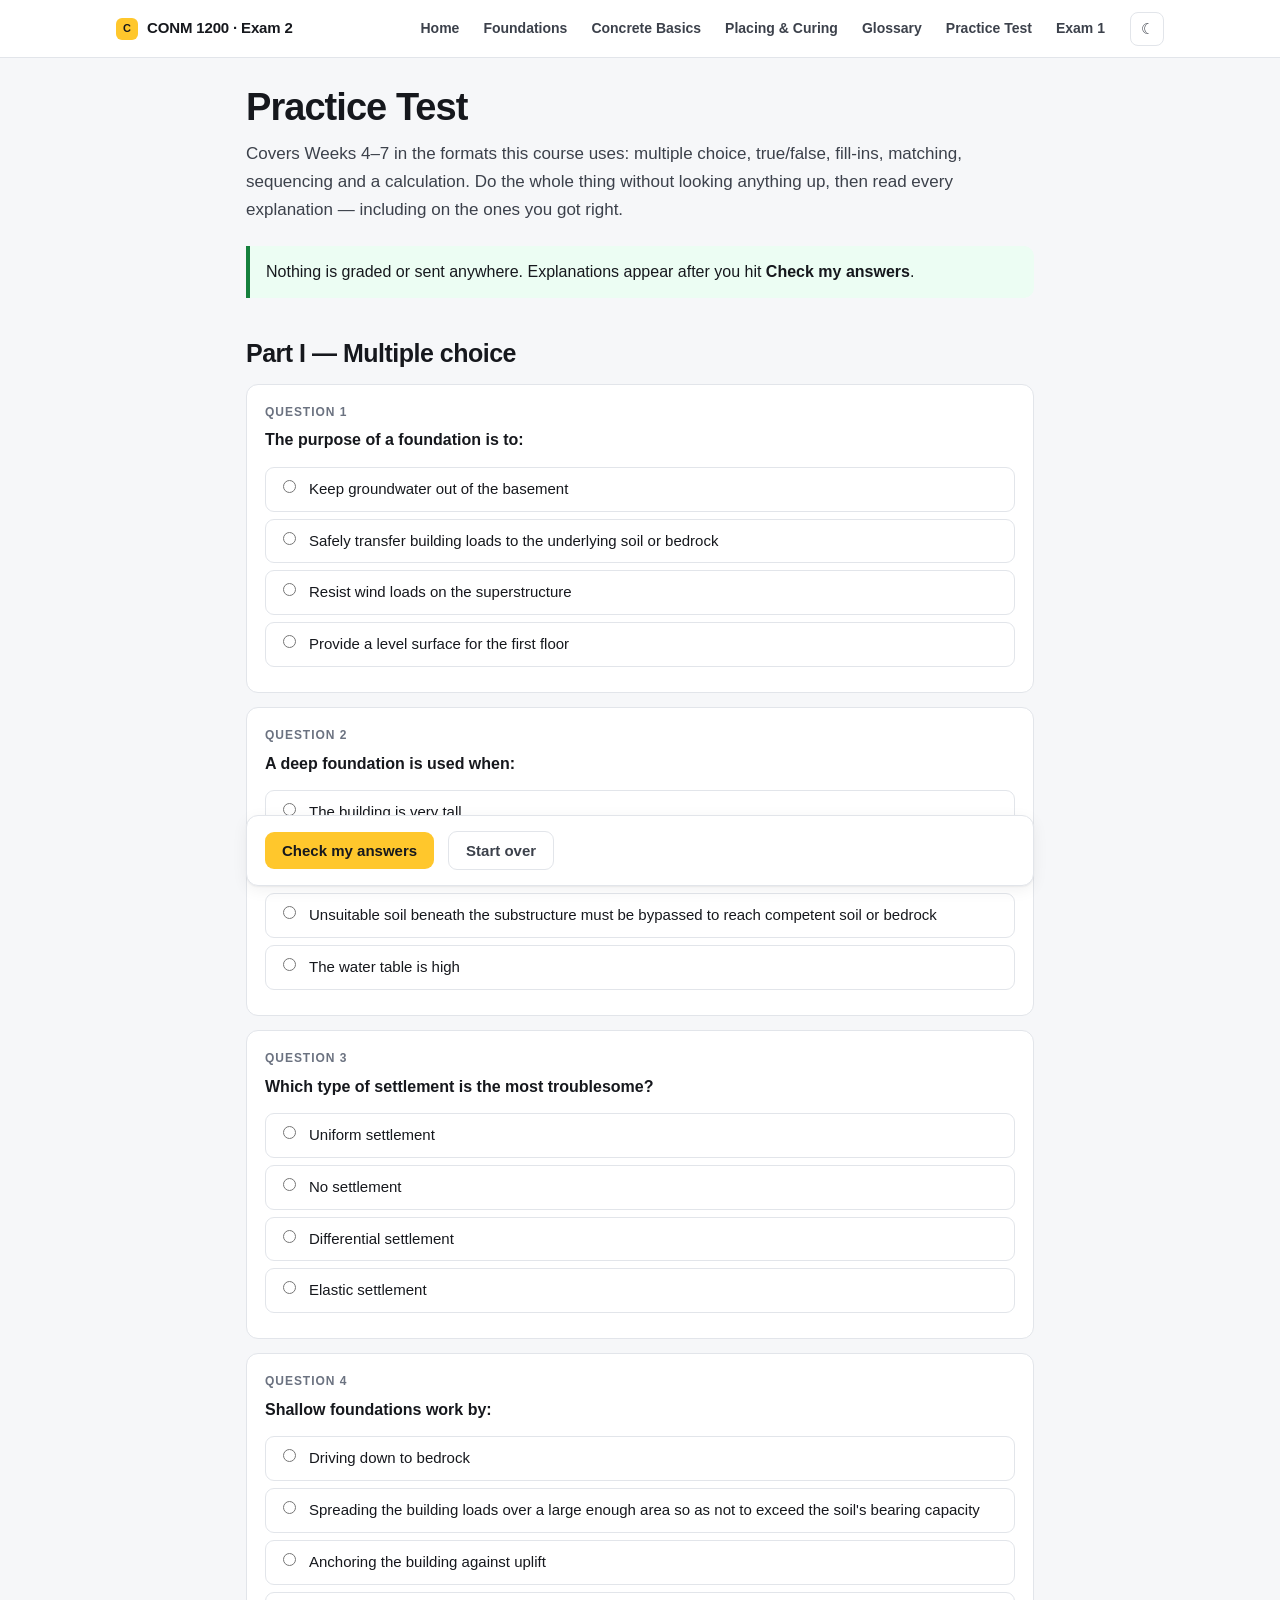
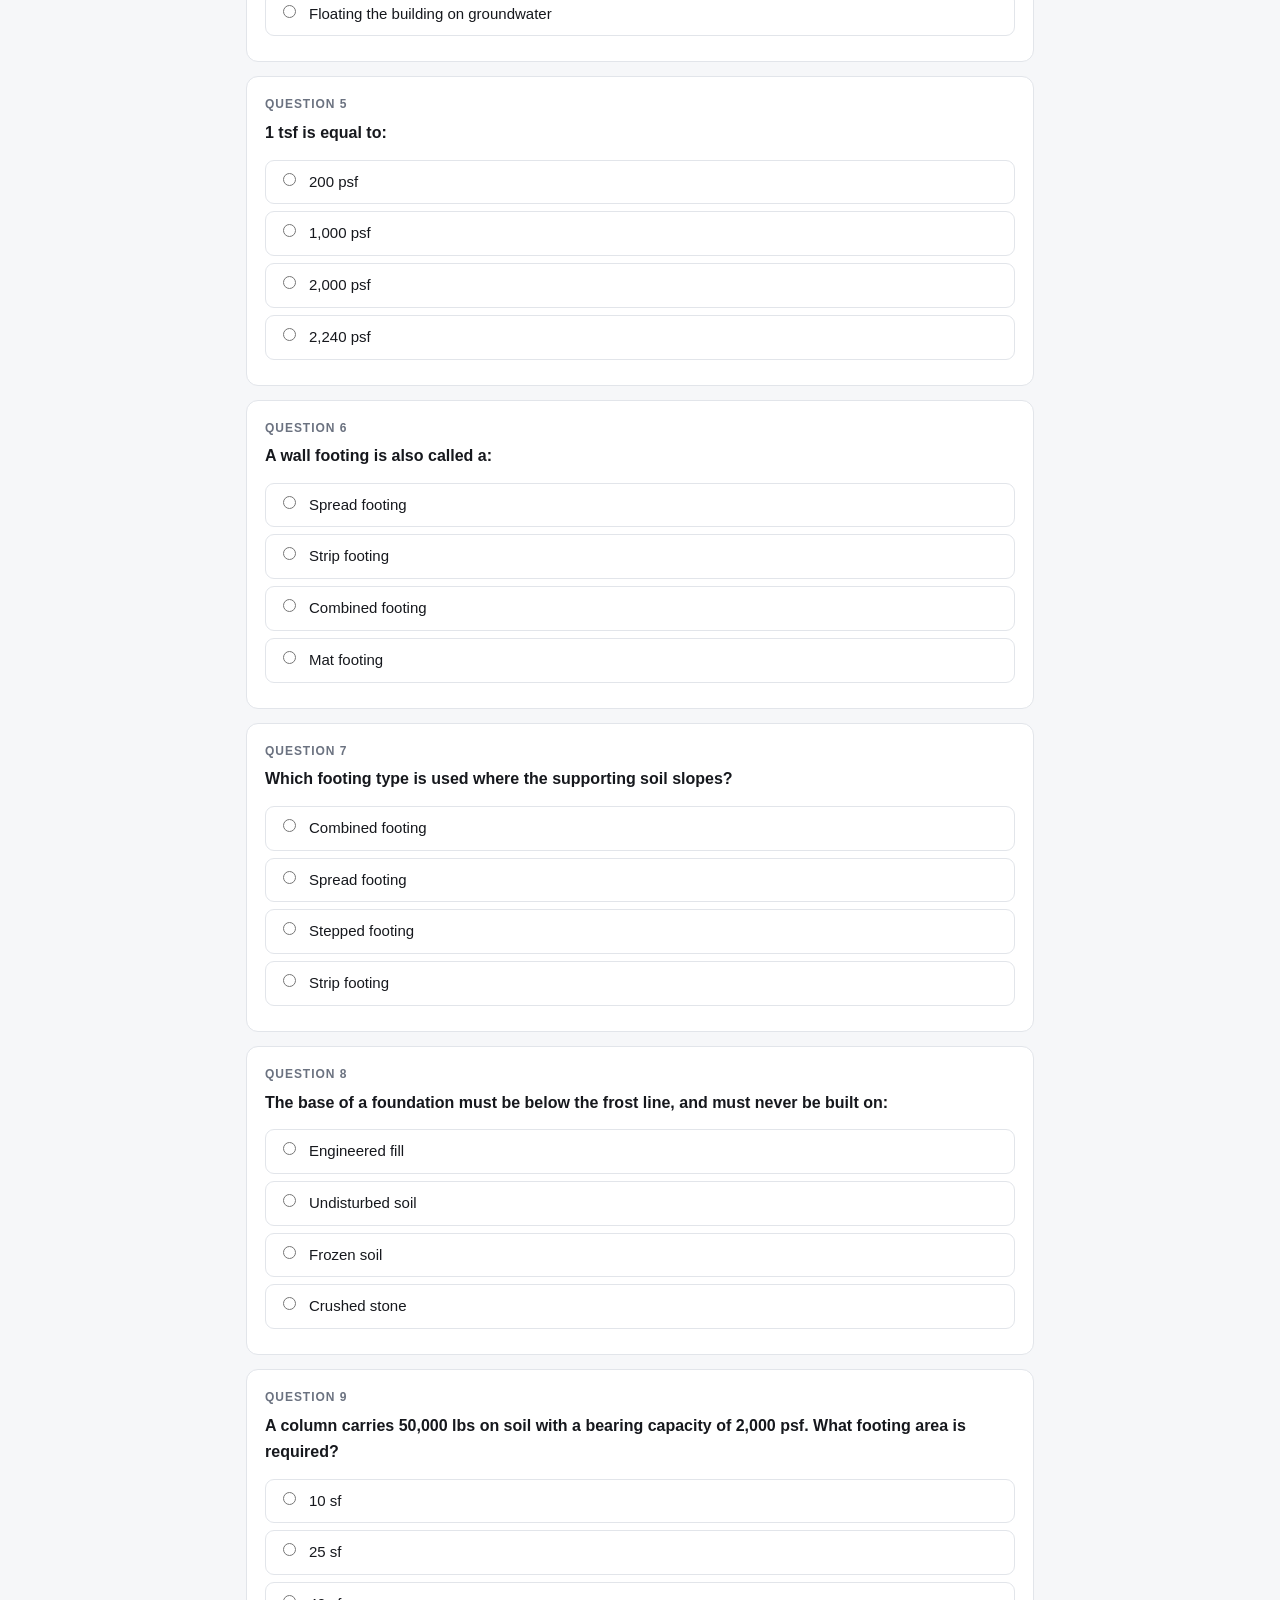
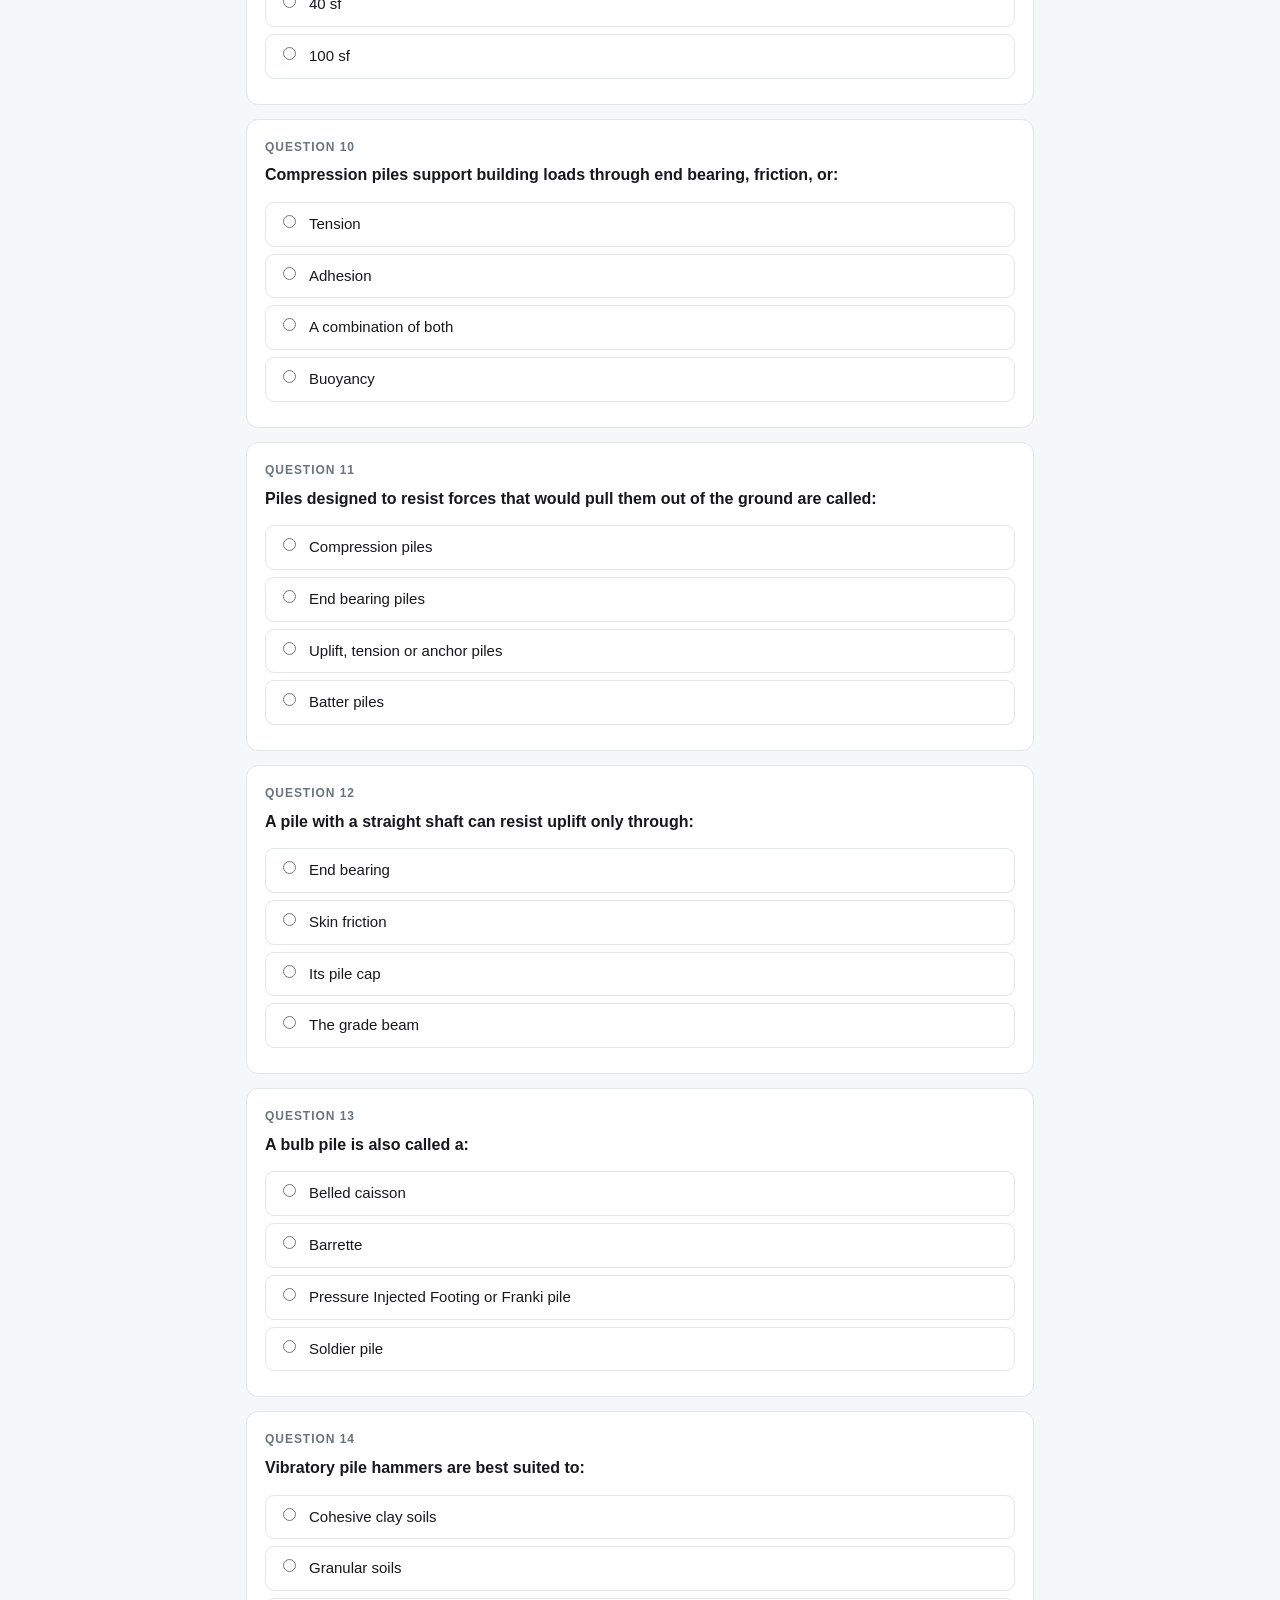
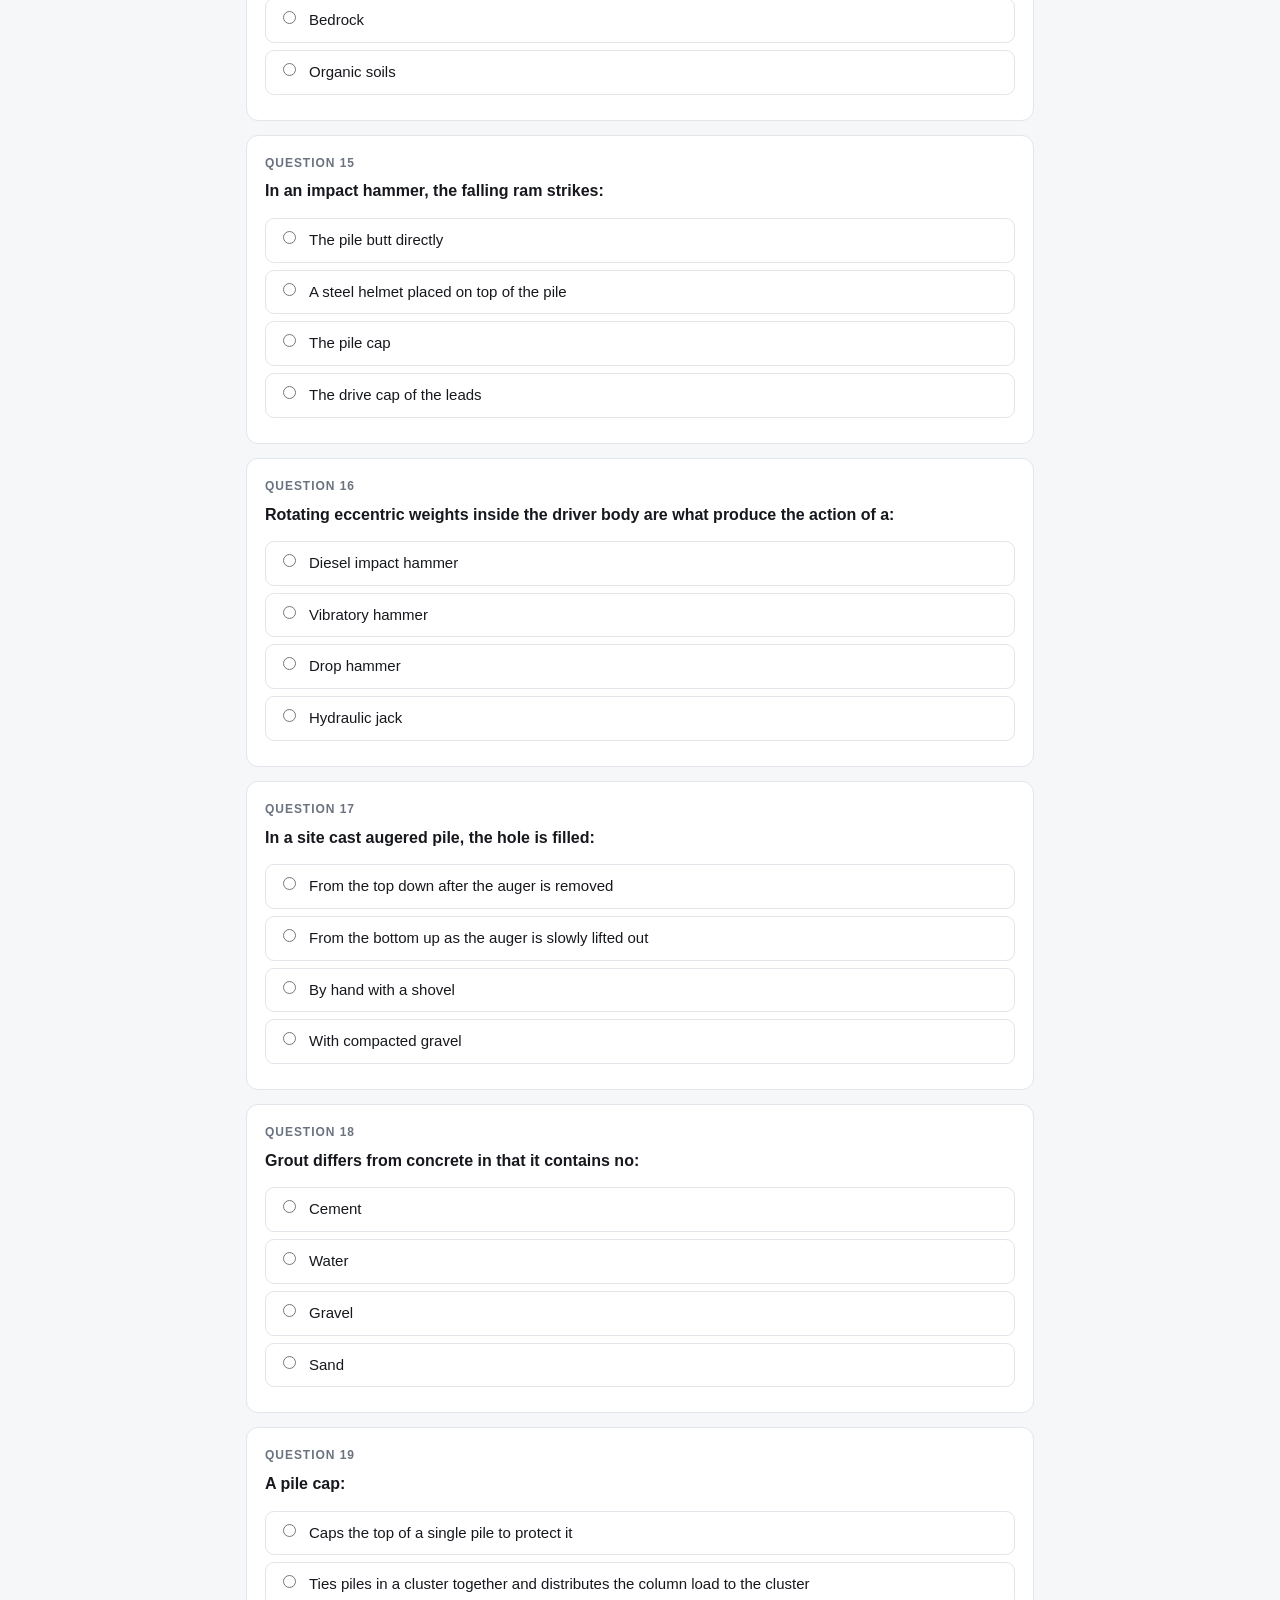
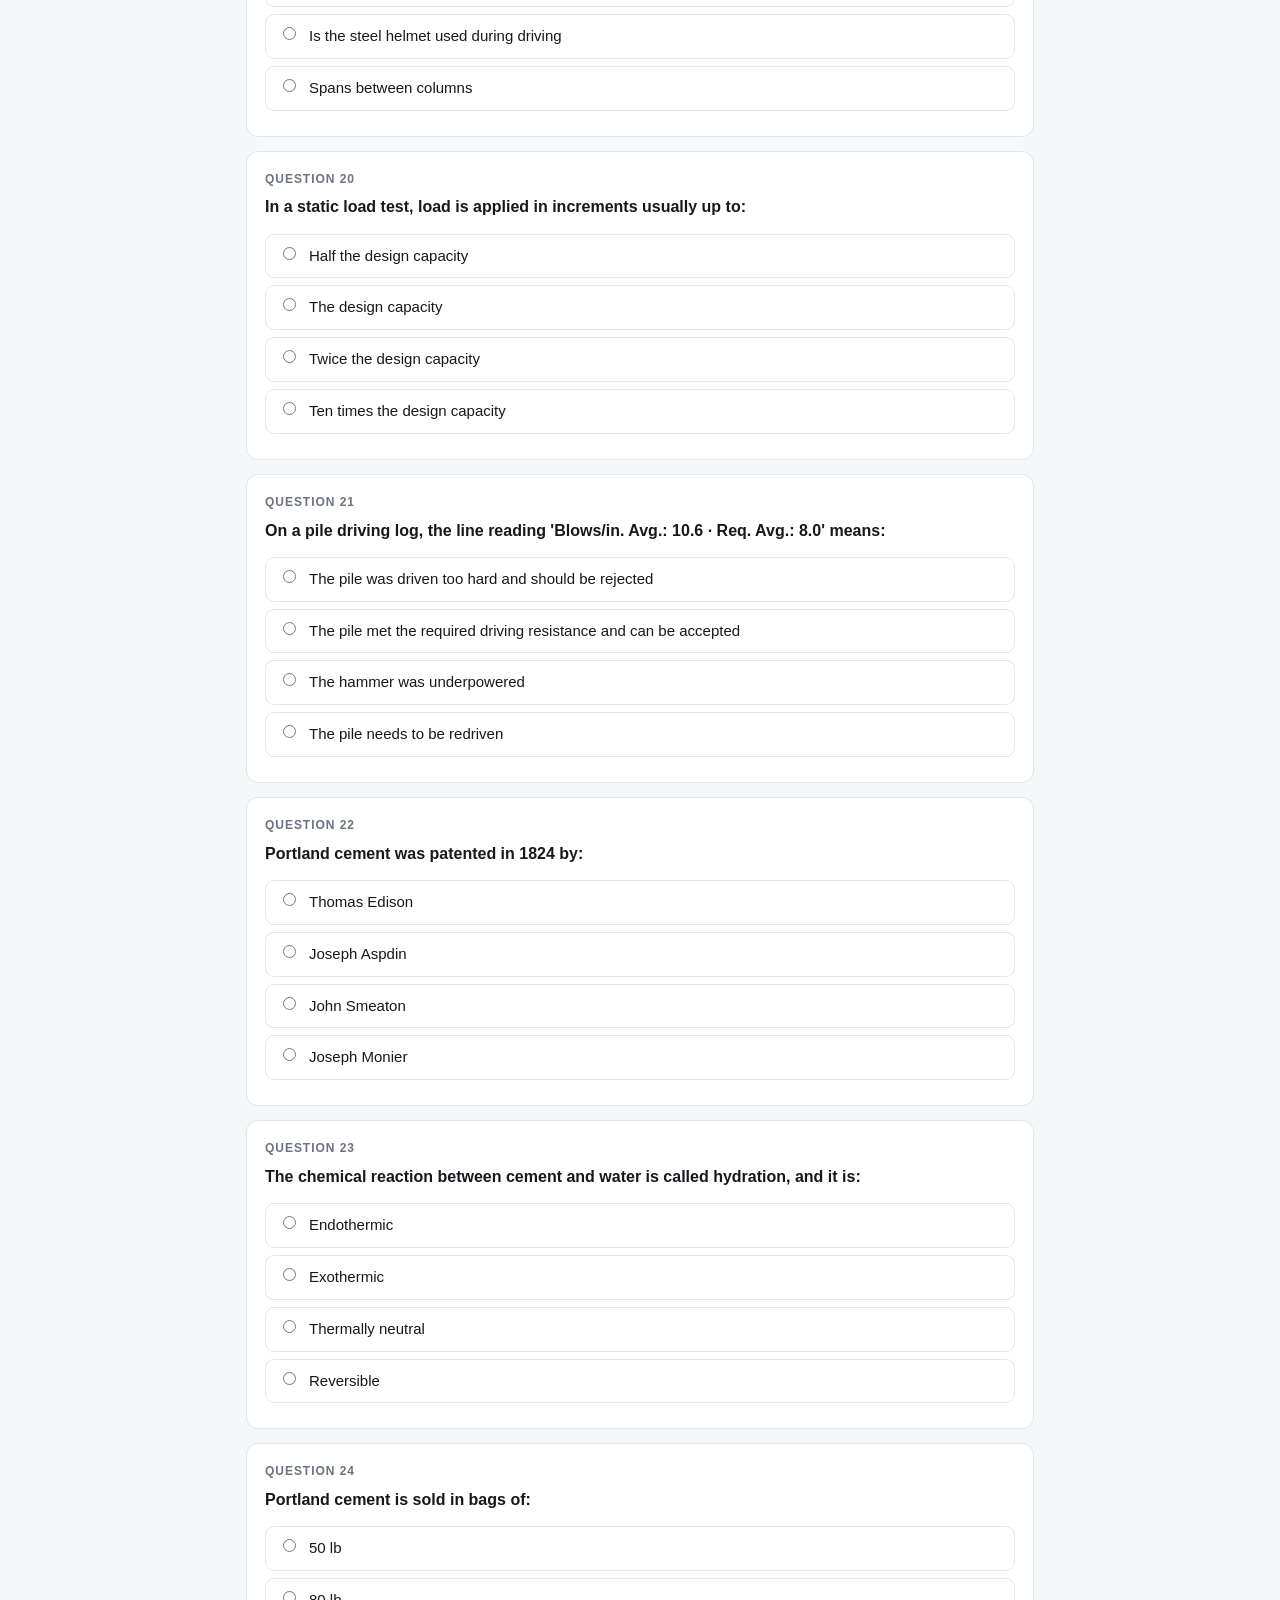
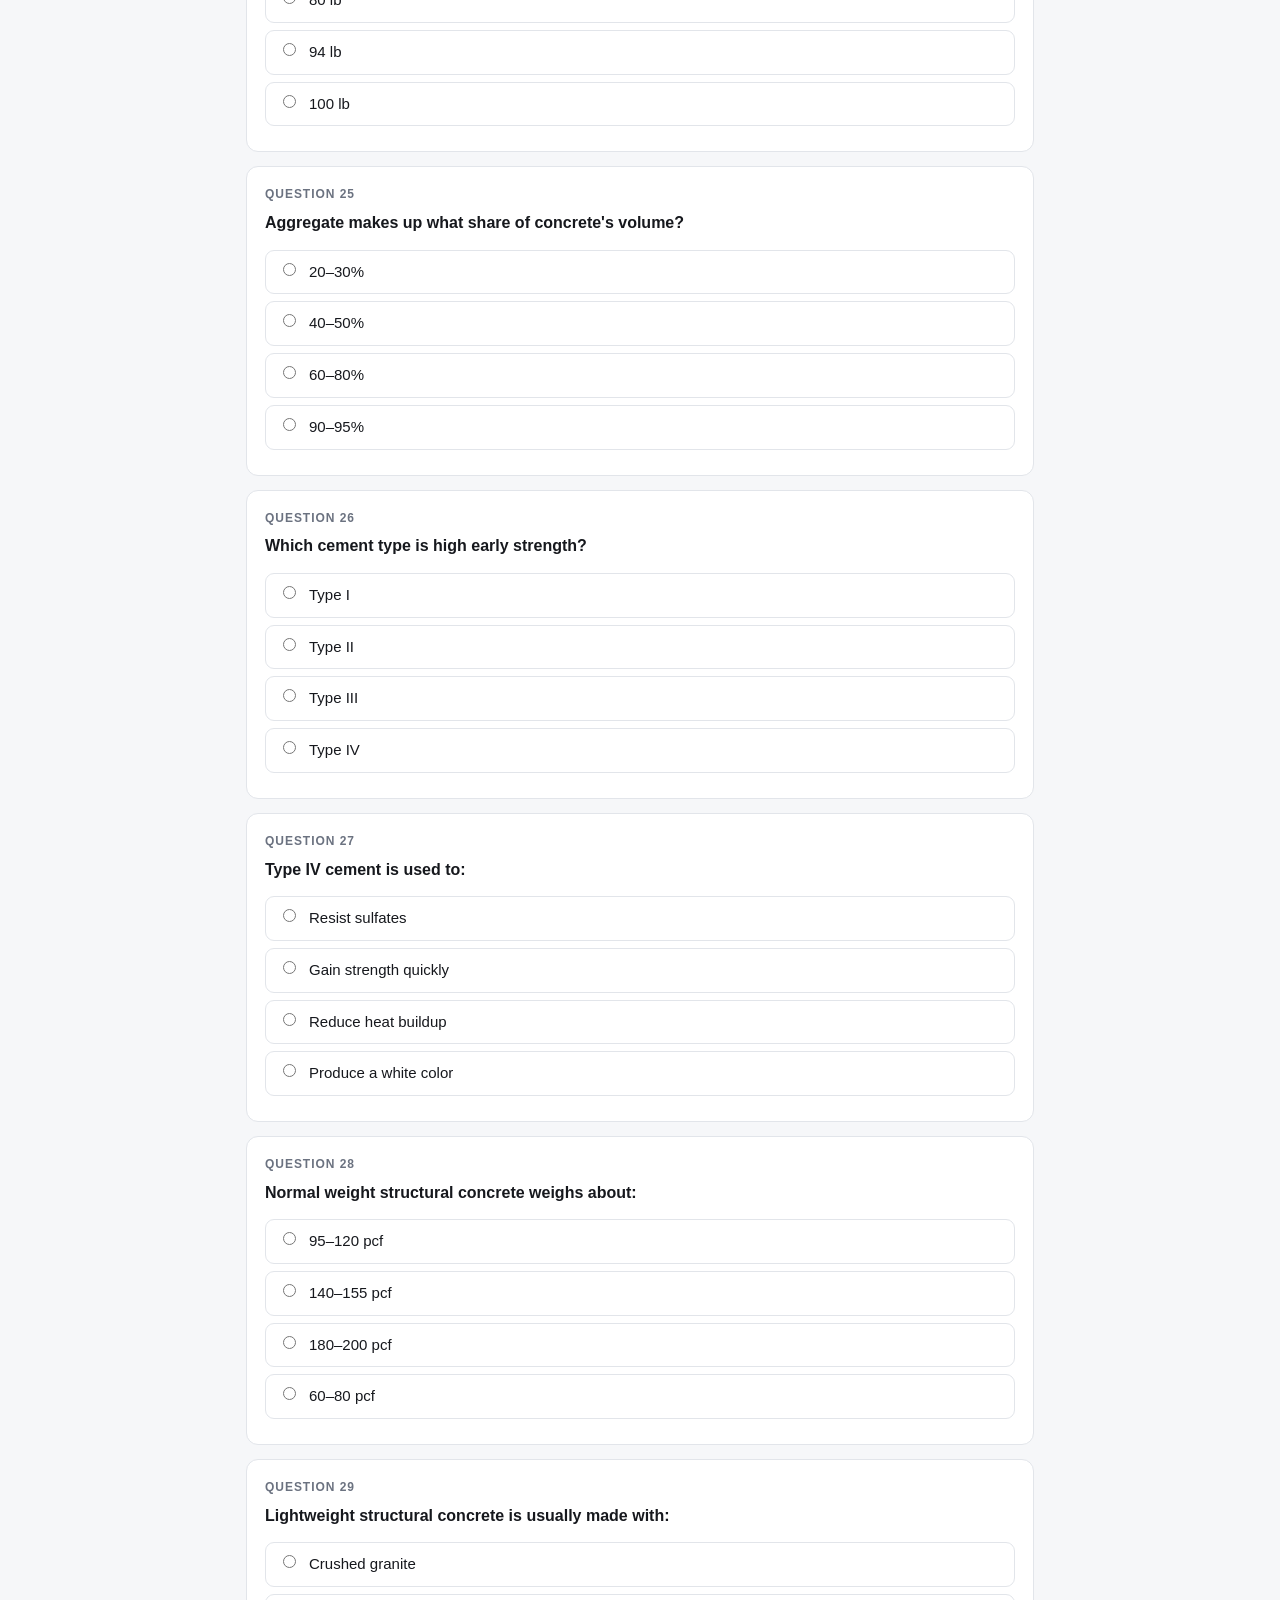
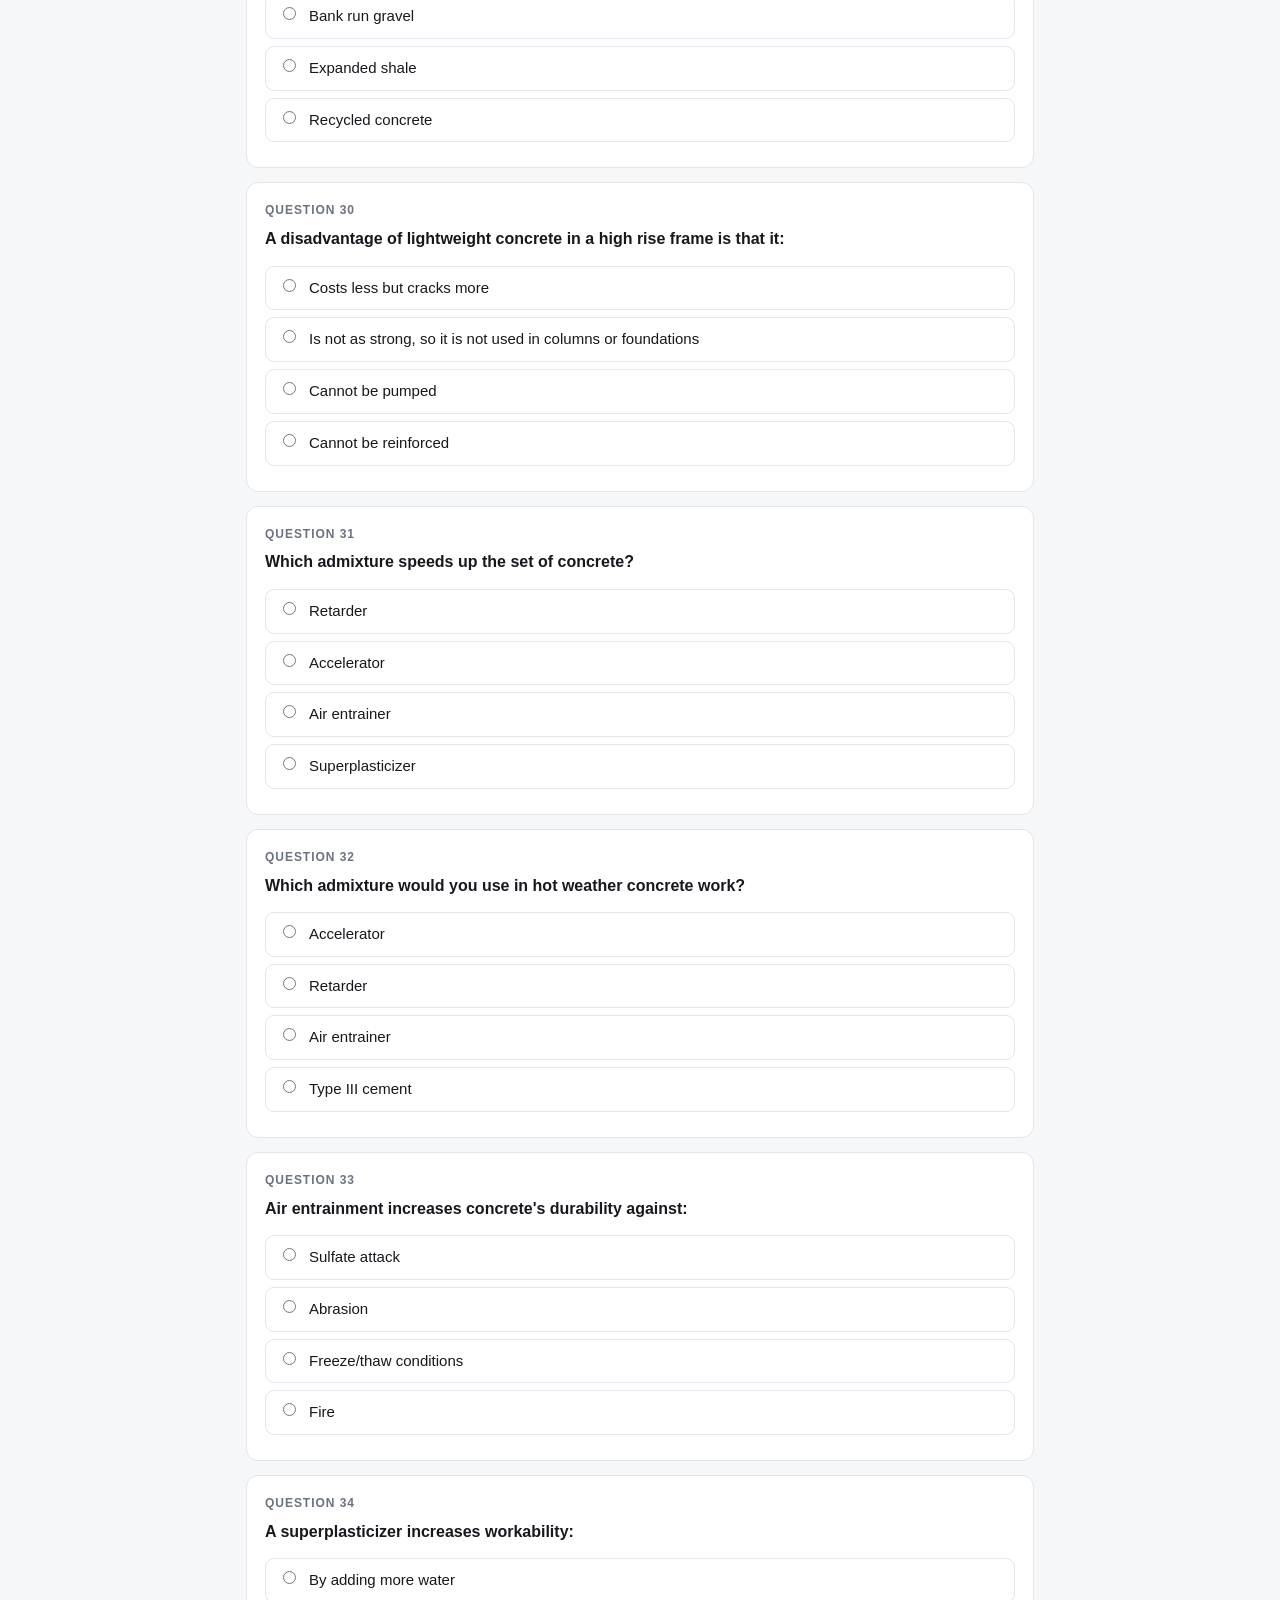
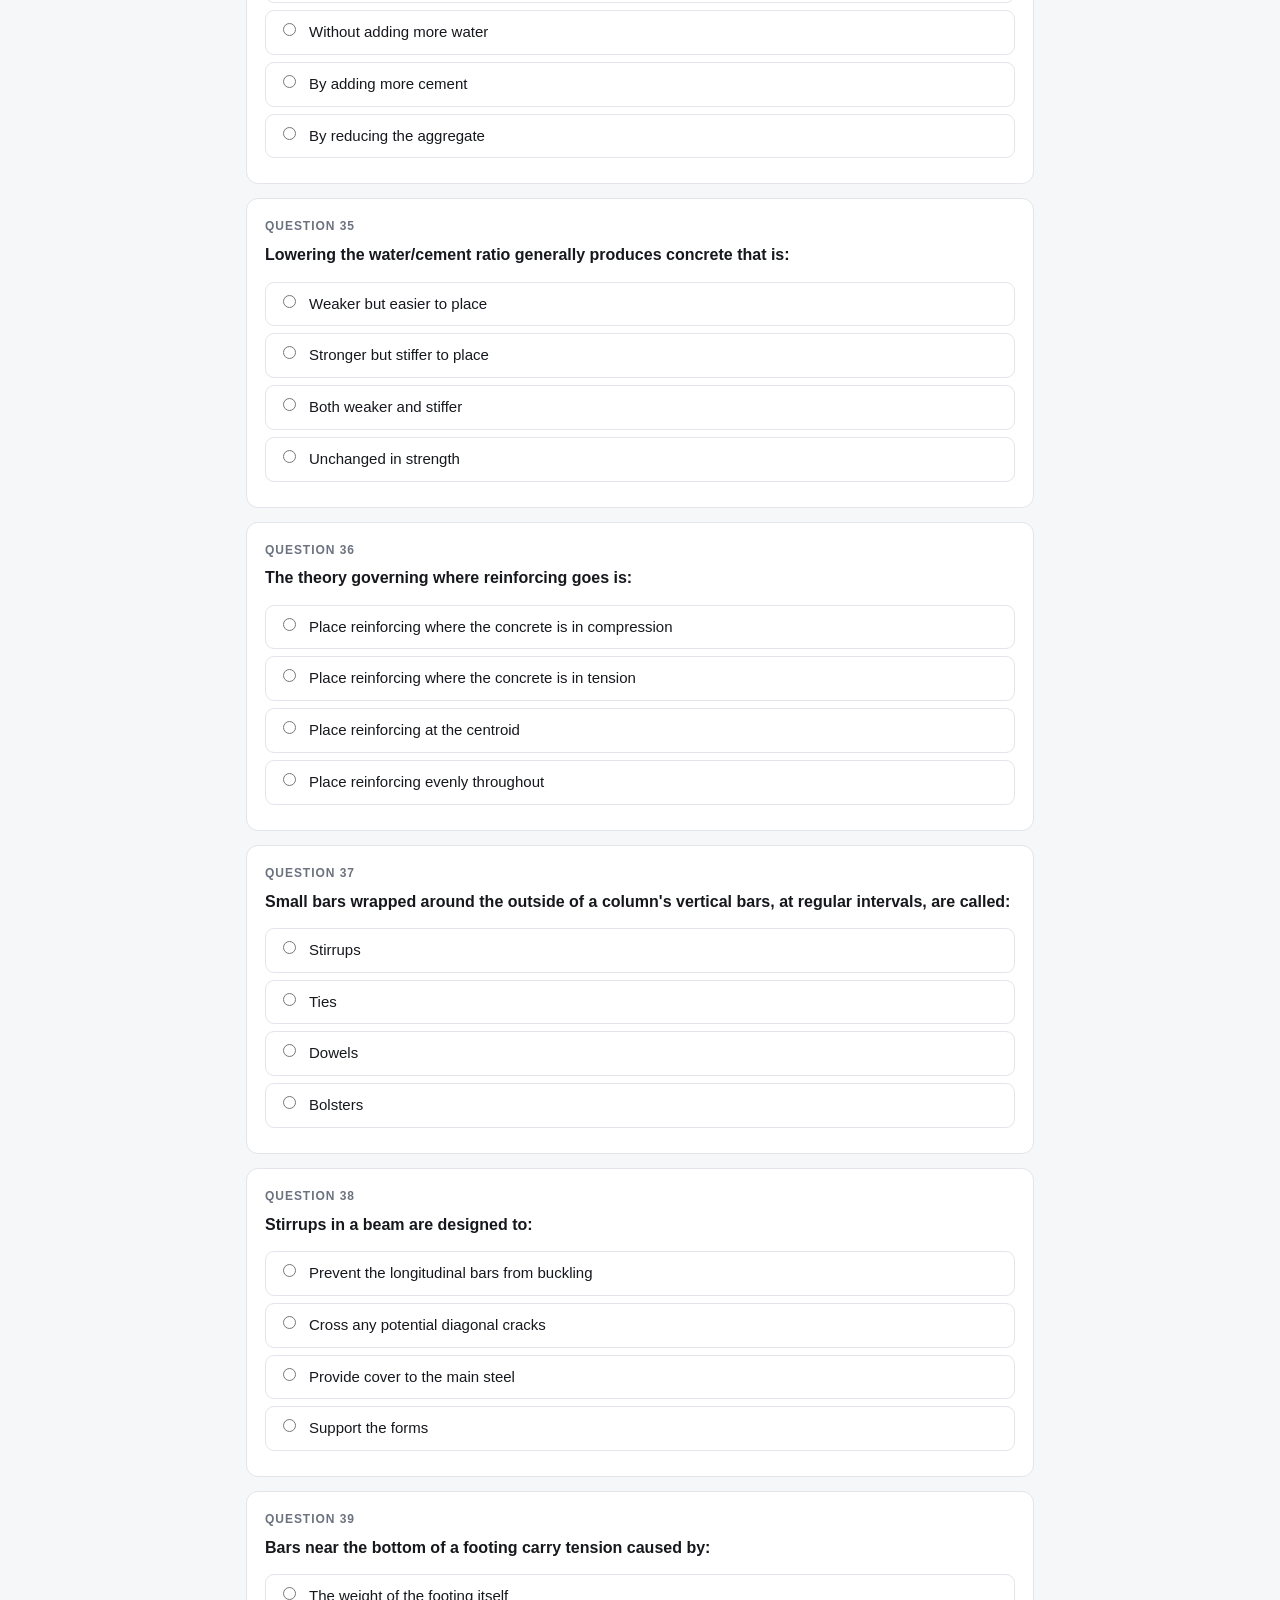
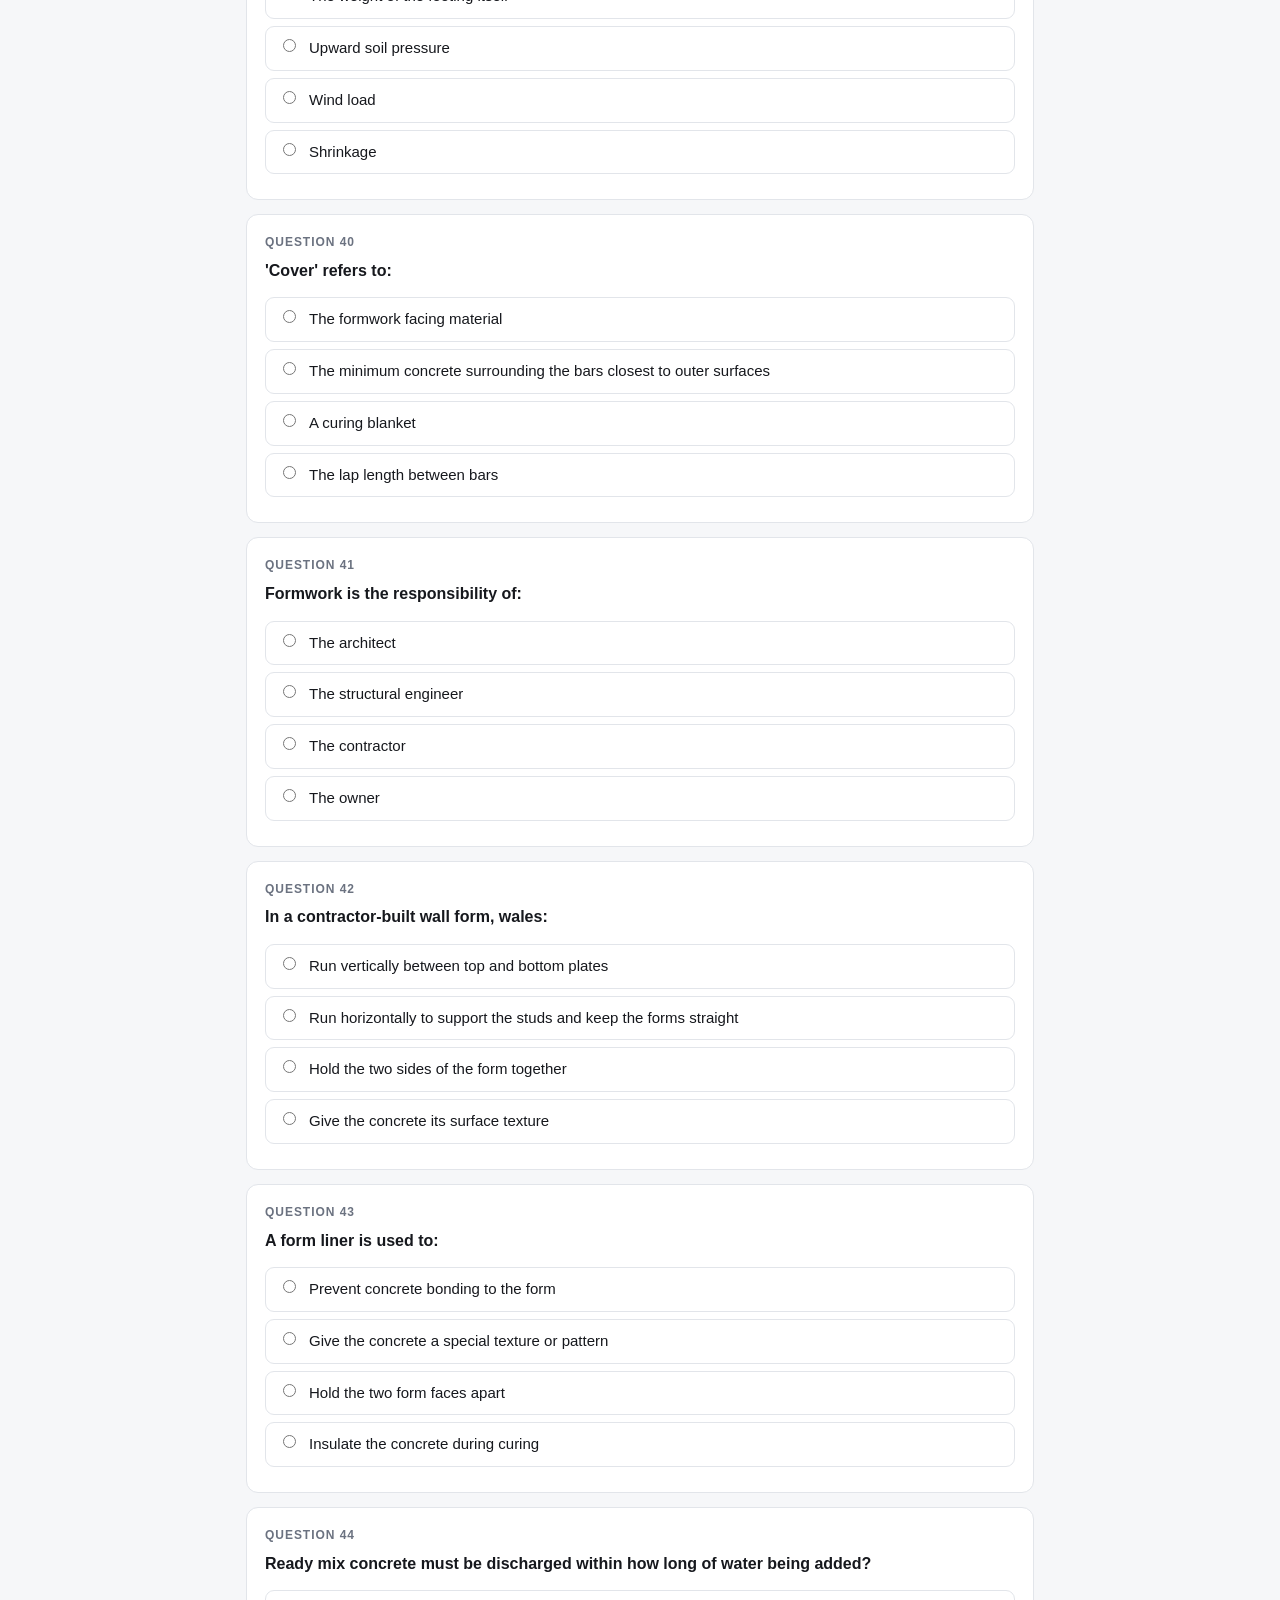
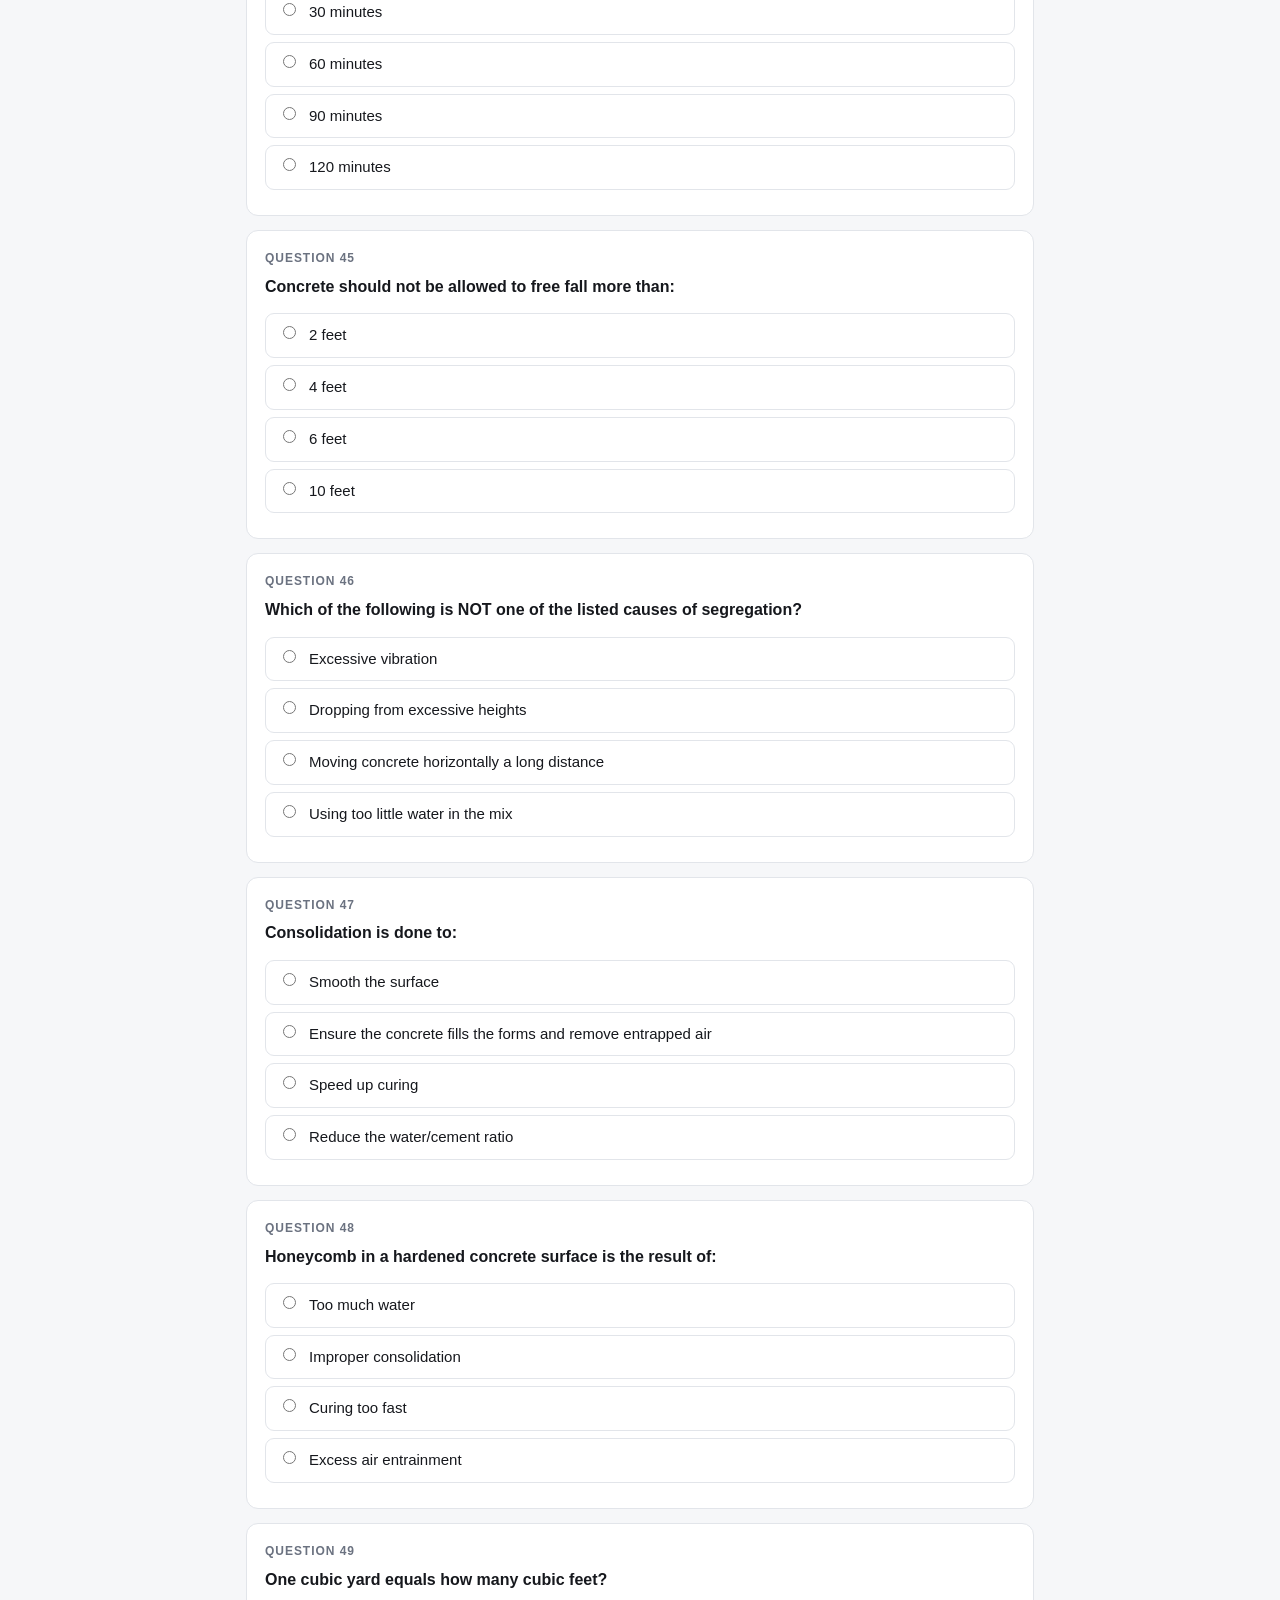
<file: quiz_2.html>
<!DOCTYPE html>
<html lang="en">
<head>
<meta charset="utf-8">
<meta name="viewport" content="width=device-width, initial-scale=1">
<title>Practice Test — CONM 1200 Exam 2</title>
<meta name="description" content="Practice test for CONM 1200 Exam 2: multiple choice, true/false, fill-ins, matching, sequencing and calculations, with explanations.">
<link rel="stylesheet" href="style.css">
<link rel="icon" href="data:image/svg+xml,<svg xmlns='http://www.w3.org/2000/svg' viewBox='0 0 100 100'><text y='.9em' font-size='90'>🏗️</text></svg>">
</head>
<body>

<header class="topbar">
  <div class="topbar-inner">
    <a class="brand" href="index.html"><span class="dot">C</span> CONM 1200 · Exam 2</a>
    <nav class="main">
      <a href="index.html" data-short="Home">Home</a>
      <a href="foundations.html" data-short="Found.">Foundations</a>
      <a href="concrete.html" data-short="Concrete">Concrete Basics</a>
      <a href="placing.html" data-short="Placing">Placing &amp; Curing</a>
      <a href="glossary.html" data-short="Terms">Glossary</a>
      <a href="quiz.html" data-short="Test">Practice Test</a>
      <a href="review.html" data-short="Exam 1">Exam 1</a>
    </nav>
    <button class="theme-btn" title="Toggle light/dark">☾</button>
  </div>
</header>

<main class="wrap narrow">

  <h1>Practice Test</h1>
  <p class="lede">Covers Weeks 4–7 in the formats this course uses: multiple choice, true/false, fill-ins, matching, sequencing and a calculation. Do the whole thing without looking anything up, then read every explanation — including on the ones you got right.</p>

  <div class="callout tip">
    <p>Nothing is graded or sent anywhere. Explanations appear after you hit <strong>Check my answers</strong>.</p>
  </div>

  <h2>Part I — Multiple choice</h2>
  <div id="mc"></div>

  <h2>Part II — True / False</h2>
  <div id="tf"></div>

  <h2>Part III — Fill in the blank</h2>
  <p style="font-size:14.5px;color:var(--ink-3)">Spelling is forgiven; get the word right.</p>
  <div id="fill"></div>

  <h2>Part IV — Matching</h2>
  <p style="font-size:14.5px;color:var(--ink-3)">Pick the term that goes with each definition. Each term is used once.</p>
  <div id="match"></div>

  <h2>Part V — Sequencing</h2>
  <p style="font-size:14.5px;color:var(--ink-3)">Nearly everything in Weeks 6–7 is a process, so expect questions like these.</p>
  <div id="seq"></div>

  <h2>Part VI — Calculation</h2>
  <div id="calcq"></div>

  <div class="scorebox">
    <button class="btn" id="check">Check my answers</button>
    <button class="btn ghost" id="reset">Start over</button>
    <span id="score" class="big"></span>
    <span id="scoremsg" style="color:var(--ink-3);font-size:14px"></span>
  </div>

</main>

<footer>CONM 1200 · Building Construction · Exam 2 study site</footer>

<script src="app.js"></script>
<script>
(function () {
  "use strict";

  var MC = [
    /* --- Foundations --- */
    ["The purpose of a foundation is to:",
      ["Keep groundwater out of the basement", "Safely transfer building loads to the underlying soil or bedrock", "Resist wind loads on the superstructure", "Provide a level surface for the first floor"], 1,
      "Straight from the slide: provide adequate support for the building by 'safely' transferring building loads to the underlying soil or bedrock."],

    ["A deep foundation is used when:",
      ["The building is very tall", "Adequate bearing is directly below the substructure", "Unsuitable soil beneath the substructure must be bypassed to reach competent soil or bedrock", "The water table is high"], 2,
      "That is the definition of deep. Shallow is used when adequate bearing is directly below the substructure."],

    ["Which type of settlement is the most troublesome?",
      ["Uniform settlement", "No settlement", "Differential settlement", "Elastic settlement"], 2,
      "Differential settlement distorts the frame because parts of the building settle different amounts. The Leaning Tower of Pisa is the slide's example. Uniform settlement is tolerable."],

    ["Shallow foundations work by:",
      ["Driving down to bedrock", "Spreading the building loads over a large enough area so as not to exceed the soil's bearing capacity", "Anchoring the building against uplift", "Floating the building on groundwater"], 1,
      "And bearing capacity is the maximum allowable pressure the soil can safely support."],

    ["1 tsf is equal to:",
      ["200 psf", "1,000 psf", "2,000 psf", "2,240 psf"], 2,
      "1 ton per square foot = 2,000 psf. Codes give presumptive bearing capacities in tsf, so you may have to convert."],

    ["A wall footing is also called a:",
      ["Spread footing", "Strip footing", "Combined footing", "Mat footing"], 1,
      "Wall footing = strip footing = continuous wall footing. An isolated column footing is the one called a spread footing."],

    ["Which footing type is used where the supporting soil slopes?",
      ["Combined footing", "Spread footing", "Stepped footing", "Strip footing"], 2,
      "A stepped footing steps down in stages to stay at a consistent depth below grade on sloping ground."],

    ["The base of a foundation must be below the frost line, and must never be built on:",
      ["Engineered fill", "Undisturbed soil", "Frozen soil", "Crushed stone"], 2,
      "Shallow foundations should be built on undisturbed soil or engineered (compacted) fill, below the frost line, and never on frozen soil."],

    ["A column carries 50,000 lbs on soil with a bearing capacity of 2,000 psf. What footing area is required?",
      ["10 sf", "25 sf", "40 sf", "100 sf"], 1,
      "Area = Load ÷ Bearing Capacity = 50,000 ÷ 2,000 = 25 sf. A square footing would then be √25 = 5 ft on each side."],

    ["Compression piles support building loads through end bearing, friction, or:",
      ["Tension", "Adhesion", "A combination of both", "Buoyancy"], 2,
      "End bearing is resistance at the tip; friction is skin friction along the sides; many piles work as a combination of both."],

    ["Piles designed to resist forces that would pull them out of the ground are called:",
      ["Compression piles", "End bearing piles", "Uplift, tension or anchor piles", "Batter piles"], 2,
      "All three names are used. Wind overturning and hydrostatic uplift from groundwater are the two causes given."],

    ["A pile with a straight shaft can resist uplift only through:",
      ["End bearing", "Skin friction", "Its pile cap", "The grade beam"], 1,
      "Which is why a bulb pile is better at it — the bulb at the bottom acts like an anchor."],

    ["A bulb pile is also called a:",
      ["Belled caisson", "Barrette", "Pressure Injected Footing or Franki pile", "Soldier pile"], 2,
      "PIFs were used as the foundation for WIT's own student apartment building at 525 Huntington Avenue."],

    ["Vibratory pile hammers are best suited to:",
      ["Cohesive clay soils", "Granular soils", "Bedrock", "Organic soils"], 1,
      "Vibration causes granular soil around the pile to liquefy so the pile sinks. Same principle as the vibratory roller on Exam 1 — vibration works on granular soil."],

    ["In an impact hammer, the falling ram strikes:",
      ["The pile butt directly", "A steel helmet placed on top of the pile", "The pile cap", "The drive cap of the leads"], 1,
      "And wooden cushions inside the helmet soften the blow so the pile top (butt) is not damaged."],

    ["Rotating eccentric weights inside the driver body are what produce the action of a:",
      ["Diesel impact hammer", "Vibratory hammer", "Drop hammer", "Hydraulic jack"], 1,
      "That is how a vibratory driver generates its vibration."],

    ["In a site cast augered pile, the hole is filled:",
      ["From the top down after the auger is removed", "From the bottom up as the auger is slowly lifted out", "By hand with a shovel", "With compacted gravel"], 1,
      "Concrete or grout is forced through a pipe in the stem of the auger and fills from the bottom up — which keeps the hole from collapsing. Same bottom-up logic as a tremie."],

    ["Grout differs from concrete in that it contains no:",
      ["Cement", "Water", "Gravel", "Sand"], 2,
      "Concrete is sand, gravel, cement and water. Grout is similar but with no gravel."],

    ["A pile cap:",
      ["Caps the top of a single pile to protect it", "Ties piles in a cluster together and distributes the column load to the cluster", "Is the steel helmet used during driving", "Spans between columns"], 1,
      "A grade beam is the element that spans — between pile caps, to support basement walls."],

    ["In a static load test, load is applied in increments usually up to:",
      ["Half the design capacity", "The design capacity", "Twice the design capacity", "Ten times the design capacity"], 2,
      "Load is applied in increments up to about twice design capacity, removed in increments, and pile settlement is measured and recorded for each increment."],

    ["On a pile driving log, the line reading 'Blows/in. Avg.: 10.6 · Req. Avg.: 8.0' means:",
      ["The pile was driven too hard and should be rejected", "The pile met the required driving resistance and can be accepted", "The hammer was underpowered", "The pile needs to be redriven"], 1,
      "The spec required an average of 8 blows per inch over the final inches; this pile averaged 10.6, exceeding it. High resistance means the pile has reached competent bearing."],

    /* --- Concrete basics --- */
    ["Portland cement was patented in 1824 by:",
      ["Thomas Edison", "Joseph Aspdin", "John Smeaton", "Joseph Monier"], 1,
      "An English mason. 'Portland' is a generic term named for the Isle of Portland off the coast of England — it is not a brand."],

    ["The chemical reaction between cement and water is called hydration, and it is:",
      ["Endothermic", "Exothermic", "Thermally neutral", "Reversible"], 1,
      "It gives off heat. That one fact explains Type IV cement, retarders, and why curing blankets work by trapping the heat of hydration."],

    ["Portland cement is sold in bags of:",
      ["50 lb", "80 lb", "94 lb", "100 lb"], 2,
      "94 lb bags, also called sacks."],

    ["Aggregate makes up what share of concrete's volume?",
      ["20–30%", "40–50%", "60–80%", "90–95%"], 2,
      "60–80%. It must be clean, strong, resistant to freeze-thaw, chemically stable and properly graded."],

    ["Which cement type is high early strength?",
      ["Type I", "Type II", "Type III", "Type IV"], 2,
      "Type III, used in cold weather to reduce critical curing time and in precast work. Type IV is low heat of hydration."],

    ["Type IV cement is used to:",
      ["Resist sulfates", "Gain strength quickly", "Reduce heat buildup", "Produce a white color"], 2,
      "Low heat of hydration — for massive pours like dams where the heat would otherwise cause cracking."],

    ["Normal weight structural concrete weighs about:",
      ["95–120 pcf", "140–155 pcf", "180–200 pcf", "60–80 pcf"], 1,
      "140–155 pcf. Lightweight structural concrete is 95–120 pcf."],

    ["Lightweight structural concrete is usually made with:",
      ["Crushed granite", "Bank run gravel", "Expanded shale", "Recycled concrete"], 2,
      "Shale is heated in a kiln so the water in it makes the rock expand like popcorn, leaving it porous and light."],

    ["A disadvantage of lightweight concrete in a high rise frame is that it:",
      ["Costs less but cracks more", "Is not as strong, so it is not used in columns or foundations", "Cannot be pumped", "Cannot be reinforced"], 1,
      "It is fine for floors and beams. Its advantage is reduced dead load, which allows smaller supporting members."],

    ["Which admixture speeds up the set of concrete?",
      ["Retarder", "Accelerator", "Air entrainer", "Superplasticizer"], 1,
      "An accelerator helps concrete gain strength faster — useful in cold weather and in precast work."],

    ["Which admixture would you use in hot weather concrete work?",
      ["Accelerator", "Retarder", "Air entrainer", "Type III cement"], 1,
      "A retarder slows the set, reduces heat of hydration (less shrinkage cracking) and gives crews more time to finish."],

    ["Air entrainment increases concrete's durability against:",
      ["Sulfate attack", "Abrasion", "Freeze/thaw conditions", "Fire"], 2,
      "The microscopic bubbles give expanding ice somewhere to go. Extremely important in slabs, sidewalks and bridge decks exposed to weather."],

    ["A superplasticizer increases workability:",
      ["By adding more water", "Without adding more water", "By adding more cement", "By reducing the aggregate"], 1,
      "That's the whole point — you get high slump for pumping or congested rebar without raising the water/cement ratio, which would weaken the concrete."],

    ["Lowering the water/cement ratio generally produces concrete that is:",
      ["Weaker but easier to place", "Stronger but stiffer to place", "Both weaker and stiffer", "Unchanged in strength"], 1,
      "More water = easier to place but weaker. That tension is exactly why superplasticizers exist."],

    ["The theory governing where reinforcing goes is:",
      ["Place reinforcing where the concrete is in compression", "Place reinforcing where the concrete is in tension", "Place reinforcing at the centroid", "Place reinforcing evenly throughout"], 1,
      "Concrete has no useful tensile strength, so the steel carries the tension."],

    ["Small bars wrapped around the outside of a column's vertical bars, at regular intervals, are called:",
      ["Stirrups", "Ties", "Dowels", "Bolsters"], 1,
      "Ties in a column (continuous version = spirals); stirrups in a beam. Ties prevent the longitudinal bars from buckling."],

    ["Stirrups in a beam are designed to:",
      ["Prevent the longitudinal bars from buckling", "Cross any potential diagonal cracks", "Provide cover to the main steel", "Support the forms"], 1,
      "They carry shear. Buckling prevention is what column ties do."],

    ["Bars near the bottom of a footing carry tension caused by:",
      ["The weight of the footing itself", "Upward soil pressure", "Wind load", "Shrinkage"], 1,
      "The soil pushes up while the column pushes down, so the footing bends and its bottom goes into tension."],

    ["'Cover' refers to:",
      ["The formwork facing material", "The minimum concrete surrounding the bars closest to outer surfaces", "A curing blanket", "The lap length between bars"], 1,
      "Cover protects the steel from corrosion and fire. Chairs and bolsters hold the bars up to establish it."],

    ["Formwork is the responsibility of:",
      ["The architect", "The structural engineer", "The contractor", "The owner"], 2,
      "Though the contractor may be required to submit shop drawings for formwork to the architect/engineer for approval."],

    ["In a contractor-built wall form, wales:",
      ["Run vertically between top and bottom plates", "Run horizontally to support the studs and keep the forms straight", "Hold the two sides of the form together", "Give the concrete its surface texture"], 1,
      "Studs run vertically; wales run horizontally; braces position and align; form ties hold the two sides together."],

    ["A form liner is used to:",
      ["Prevent concrete bonding to the form", "Give the concrete a special texture or pattern", "Hold the two form faces apart", "Insulate the concrete during curing"], 1,
      "Made from fiberglass, plastic or rubber, used for architectural concrete — fluted patterns, geometric shapes, imitation stone. The thing that prevents bonding is form oil."],

    /* --- Placing & curing --- */
    ["Ready mix concrete must be discharged within how long of water being added?",
      ["30 minutes", "60 minutes", "90 minutes", "120 minutes"], 2,
      "The ASTM limit is 90 minutes. Transit mix adds the water en route or at the site, which restarts the clock."],

    ["Concrete should not be allowed to free fall more than:",
      ["2 feet", "4 feet", "6 feet", "10 feet"], 1,
      "Beyond 4 feet use a drop tube or elephant trunk, or the mix will segregate."],

    ["Which of the following is NOT one of the listed causes of segregation?",
      ["Excessive vibration", "Dropping from excessive heights", "Moving concrete horizontally a long distance", "Using too little water in the mix"], 3,
      "The three causes given are excessive vibration, excessive drop height, and moving concrete horizontally a long distance."],

    ["Consolidation is done to:",
      ["Smooth the surface", "Ensure the concrete fills the forms and remove entrapped air", "Speed up curing", "Reduce the water/cement ratio"], 1,
      "Smoothing happens later, during finishing."],

    ["Honeycomb in a hardened concrete surface is the result of:",
      ["Too much water", "Improper consolidation", "Curing too fast", "Excess air entrainment"], 1,
      "Voids where the concrete never filled the form. Note the opposite error — over-vibrating — causes segregation instead."],

    ["One cubic yard equals how many cubic feet?",
      ["9", "18", "27", "36"], 2,
      "27 cu ft. So a 2 cu ft portable mixer needs about 14 batches to make a cubic yard."],

    ["A concrete truck typically holds:",
      ["2–4 cu yd", "8–10 cu yd", "15–20 cu yd", "25–30 cu yd"], 1,
      "Crane buckets range from ½ to 12 cu yd; a power buggy holds up to 14 cu ft."],

    ["Screeding is also called:",
      ["Floating", "Strike-off", "Bull floating", "Troweling"], 1,
      "Screeding/strike-off levels the surface and brings it even with the top of the forms, working the coarse aggregate down."],

    ["Which comes immediately after screeding?",
      ["Final finishing", "Bull floating", "Curing", "Edging"], 1,
      "The five steps are: place & spread, consolidate, screed, bull float, final finish. Bull floating is done right after screeding."],

    ["Bull floating does all of the following EXCEPT:",
      ["Bring up the paste", "Fill large surface voids", "Begin to create a smooth surface", "Produce the final hard, dense finish"], 3,
      "The final dense surface comes from troweling, much later — after the bleed water has evaporated."],

    ["Final finishing can begin when the concrete:",
      ["Is still fully plastic", "Has just been screeded", "Can support a worker with only a slight (1/8 inch) indentation and most bleed water has evaporated", "Has fully cured for 7 days"], 2,
      "Both conditions matter. It may be several hours after bull floating."],

    ["A rough, skid-resistant slab surface is produced with:",
      ["Steel finishing blades", "A broom", "A bull float", "An edger"], 1,
      "A steel or fiber broom roughens the surface — a broom finish. Finishing blades produce a smooth, dense surface instead."],

    ["Which joint has reinforcing running ACROSS it to lock the adjacent parts together?",
      ["Isolation joint", "Expansion joint", "Construction joint", "Control joint"], 2,
      "A construction joint divides work cast on different days and is built to prevent motion. Isolation and expansion joints both stop the reinforcing at the joint."],

    ["A control joint is used to:",
      ["Allow the slab to expand in hot weather", "Control random cracking that occurs when concrete shrinks as it cures", "Separate the slab from columns", "Act as a pour stop"], 1,
      "It is a groove giving any potential crack a preferred location. You cannot prevent shrinkage cracking — only choose where it happens."],

    ["A control joint groove must be cut to a depth of at least:",
      ["1/8 the slab depth", "¼ the slab depth", "½ the slab depth", "The full slab depth"], 1,
      "Control joints may not work if the groove is too shallow — the crack simply goes somewhere else."],

    ["An isolation joint prevents cracking caused by:",
      ["Thermal expansion", "Shrinkage during curing", "Differential settlement between the slab and adjacent walls or columns", "Overloading"], 2,
      "It lets the slab settle a different amount than the walls and columns. Slab reinforcing ends at the joint."],

    ["Expansion joints are:",
      ["Always required in any slab", "Usually not required indoors", "Only used in basements", "Required at every column"], 1,
      "A gap allowing expansion in higher temperatures, filled with a flexible material. Usually not required indoors."],

    ["A cold joint results from:",
      ["Placing concrete in freezing weather", "The first lift hardening before the second lift is placed", "Using Type IV cement", "Over-vibrating the mix"], 1,
      "Despite the name it is a timing problem, not a temperature one. It leaves a visible, weak seam with no bond across it."],

    ["As the rate of concrete placement increases, the pressure on the formwork:",
      ["Decreases", "Increases", "Stays the same", "Becomes zero"], 1,
      "Faster pour rate = higher stresses on the formwork. Pressure also increases with height, and drops as the concrete sets."],

    ["In the wall casting sequence, 'inspect' comes immediately before:",
      ["Installing the reinforcing", "Erecting the second side", "Placing the concrete", "Stripping the forms"], 1,
      "It is the last chance to see inside the wall before the second form face closes it up."],

    ["A groove formed in the top of a footing to create a mechanical connection with the wall above is a:",
      ["Waterstop", "Keyway", "Bulkhead", "Control joint"], 1,
      "A waterstop blocks water through the joint; a bulkhead is an end stop for a pour."],

    ["Sonotubes are used to form:",
      ["Slab edges", "Round columns", "Beam sides", "Wall footings"], 1,
      "Round cardboard forms that leave a characteristic spiral marking on the stripped column."],

    ["On an elevated slab, the order of rebar placement is:",
      ["Slab top bars, slab bottom bars, then beam reinforcing", "Beam reinforcing, then slab bottom bars, then slab top bars", "Slab bottom bars, beam reinforcing, then slab top bars", "All placed simultaneously"], 1,
      "Beams first, then the bottom mat of the slab, then the top mat."],

    ["Formwork for an elevated slab is often removed when the concrete reaches:",
      ["25% of design strength", "50% of design strength", "75% of design strength", "100% of design strength"], 2,
      "Which may take 7 to 14 days depending on temperatures and the type of cement used."],

    ["Re-shoring is done to:",
      ["Replace damaged formwork", "Support construction loads on a completed floor while the concrete continues to gain strength", "Level the slab before finishing", "Pre-compress the slab"], 1,
      "Those construction loads include the weight of the formwork for the next level. Re-shoring allows a faster cycle time per floor."],

    ["Post-tensioning tendons are stressed:",
      ["Before the concrete is placed", "While the concrete is still plastic", "After the concrete has cured", "Only if the slab deflects"], 2,
      "A hydraulic jack tensions them after curing, leaving elongated strands at the edge which are cut off and patched."],

    ["Concrete hardens by:",
      ["Drying out", "Curing", "Evaporation", "Carbonation"], 1,
      "The single most important sentence in the curing handout. Premature loss of moisture stops hydration, and concrete cannot recover from it."],

    ["The ideal curing temperature range for concrete is:",
      ["32–50°F", "50–85°F", "70–100°F", "85–110°F"], 1,
      "Below 50° slows curing; above 85° causes rapid water loss, incomplete hydration and more shrinkage cracking."],

    ["Curing problems are most severe in:",
      ["Columns", "Walls", "Flatwork (slabs)", "Footings"], 2,
      "The large surface area exposed to air is prone to rapid drying, causing excessive shrinkage and cracking at the surface."],

    ["Temperatures slightly below freezing can be tolerated if the concrete is:",
      ["Placed with extra water", "Covered with curing blankets to trap the heat of hydration", "Troweled immediately", "Made with Type IV cement"], 1,
      "The blankets hold in the heat the hydration reaction is already producing."],

    ["Which is a HOT weather curing strategy?",
      ["Use warm mixing water", "Use Type III cement", "Use a retarder to reduce heat of hydration", "Store aggregate indoors"], 2,
      "The other three are cold weather strategies. Hot weather also calls for chilled water or ice, shaded aggregate, and pouring at a cooler time of day."],

    ["Which is a COLD weather curing strategy?",
      ["Use a retarder", "Mix with chilled water or ice", "Use a high early cement (Type III) or an accelerator", "Mist the aggregate stockpiles"], 2,
      "Both reduce the critical curing time. Cold weather also means warm mixing water, aggregate stored indoors, no placing on frozen ground, and curing blankets afterward."],

    ["Ponding as a curing method means:",
      ["Spraying a fine mist over the slab", "Raising humidity in the air above the slab", "Forming a dyke of earth or sand and filling it with water to submerge the slab surface", "Applying a chemical membrane"], 2,
      "Misting puts water on the slab; fogging puts it in the air above the slab; ponding submerges the slab entirely."],

    ["A curing compound is:",
      ["Mixed into the concrete at the plant", "Sprayed on the slab after final finishing to form a film that traps moisture", "A powder sprinkled on the surface during floating", "An insulating blanket"], 1,
      "It is lightly colored so the applicator can see coverage, and it wears off in time."],

    ["In severe cold, when enclosing the area and adding heat, the handout specifies a:",
      ["Propane salamander", "Vented heater", "Electric blanket", "Steam lance"], 1,
      "Unvented heaters dump combustion gases into the enclosure, which damages the fresh surface and endangers the crew."]
  ];

  var TF = [
    ["Uniform settlement is generally more damaging to a building than differential settlement.", false,
      "The reverse. Differential settlement is the most troublesome because it distorts the frame; uniform settlement is tolerable."],
    ["A footing gets larger as the supporting soil gets weaker.", true,
      "'The weaker the soil, the larger the pad.' Since Area = Load ÷ Bearing Capacity, a smaller capacity in the denominator gives a bigger area."],
    ["Presumptive bearing capacities from the building code can be used for preliminary design.", true,
      "They are assumed values based on soil or rock type and condition. Actual design uses soil tests and geotechnical reports."],
    ["A friction pile carries its load at the tip, resting on bedrock.", false,
      "That describes an end bearing pile. A friction pile carries load through skin friction along its sides."],
    ["Vibratory pile hammers can also be used to extract old piles.", true,
      "They can be hung from a crane or attached to an excavator boom, and work best in granular soils."],
    ["A grade beam is cast against the ground and relies on the soil beneath it for support.", false,
      "It is cast against the ground, but it carries wall loads back to the pile clusters — it does not rely on the soil under it."],
    ["Concrete is strong in tension but weak in compression.", false,
      "The opposite. Concrete is strong in compression and weak in tension, which is why it needs reinforcing."],
    ["Hydration is an exothermic reaction.", true,
      "It gives off heat — which is why Type IV cement and retarders exist, and why curing blankets work in cold weather."],
    ["'Portland' in Portland cement is a brand name.", false,
      "It is a generic term, named for the Isle of Portland off the coast of England."],
    ["Lightweight structural concrete is commonly used for columns and foundations in high rise frames.", false,
      "It is not as strong as normal weight concrete. In high rise frames it is fine for floors and beams but not for columns or foundations."],
    ["An air entrainer induces microscopic air bubbles in hardened concrete.", true,
      "Microscopic is the operative word. They increase durability against freeze/thaw."],
    ["Adding more water to a mix makes the concrete stronger.", false,
      "More water makes it easier to place but weaker. A superplasticizer is the way to get workability without raising the water/cement ratio."],
    ["Ties are used in beams and stirrups are used in columns.", false,
      "Backwards. Ties (and spirals) are in columns to prevent bar buckling; stirrups are in beams to cross diagonal shear cracks."],
    ["Form oil prevents the concrete from bonding to the formwork.", true,
      "Which is what lets the forms strip cleanly. A form liner, by contrast, adds texture to the concrete."],
    ["Transit mix concrete has its water added at the batch plant.", false,
      "That is ready mix. In transit mix the dry ingredients are loaded at the plant and the water is added en route or at the jobsite."],
    ["Over-vibrating concrete can cause segregation.", true,
      "Excessive vibration is one of the three listed causes, along with excessive drop height and moving concrete horizontally a long distance."],
    ["Screeding should be done after the concrete has begun to harden.", false,
      "You must work the coarse aggregate down BEFORE the concrete begins to harden."],
    ["Final finishing should begin while bleed water is still on the surface.", false,
      "Wait until most of the bleed water has evaporated. Finishing early works that water back into the surface and weakens it."],
    ["Slab reinforcing runs continuously across an isolation joint.", false,
      "Slab reinforcing ENDS at an isolation joint — the whole point is to let the slab move independently."],
    ["Expansion joints are always required, indoors and out.", false,
      "They are usually NOT required indoors."],
    ["A cold joint is caused by placing concrete in freezing weather.", false,
      "It is a timing problem: the first lift hardened before the second lift was placed."],
    ["Pouring a tall wall faster reduces the pressure on the formwork.", false,
      "Faster pour rate means higher stresses on the formwork — which is why tall walls are poured in lifts."],
    ["Re-shoring allows a faster cycle time to complete each floor.", true,
      "It supports construction loads, including the next level's formwork, while the concrete keeps gaining strength."],
    ["Concrete can recover its full strength if it is re-wetted after drying out prematurely.", false,
      "It cannot recover from premature drying out — the ultimate strength is permanently reduced."],
    ["Temperatures above 85°F can reduce the ultimate strength of concrete.", true,
      "Rapid water loss causes incomplete hydration, and heat build-up leads to more shrinkage cracking."],
    ["Misting and fogging are the same thing.", false,
      "Misting sprays water onto the slab surface; fogging raises the humidity of the air above the slab to reduce evaporation."]
  ];

  var FILL = [
    ["Footing Area = Load on Footing ÷ Soil ______ Capacity.",
      ["bearing"], "Area = Load ÷ Bearing Capacity. For a square footing, take the square root of the area."],
    ["One ton per square foot equals ______ psf.",
      ["2000", "2,000"], "1 tsf = 2,000 psf."],
    ["An isolated column footing is also called a ______ footing.",
      ["spread"], "A wall footing, by contrast, is called a strip footing."],
    ["A ______ footing is used where the supporting soil slopes.",
      ["stepped"], "It steps down in stages to stay at a consistent depth."],
    ["The two types of pile driver are impact and ______.",
      ["vibratory"], "Vibratory drivers suit granular soils and can also extract old piles."],
    ["Wooden cushions inside the ______ soften the hammer blow so the pile top is not damaged.",
      ["helmet"], "The steel helmet sits on top of the pile and takes the ram's blow."],
    ["Portland cement was patented in the year ______.",
      ["1824"], "By Joseph Aspdin, an English mason."],
    ["The chemical reaction between cement and water is called ______.",
      ["hydration"], "And it is exothermic — it gives off heat."],
    ["Portland cement is sold in bags weighing ______ pounds.",
      ["94"], "94 lb bags, also called sacks."],
    ["Aggregate makes up ______ to 80 percent of concrete's volume.",
      ["60"], "60–80%. It must be clean, strong, freeze-thaw resistant, chemically stable and properly graded."],
    ["Type ______ cement is high early strength.",
      ["iii", "3", "three"], "Type III — used in cold weather and in precast work."],
    ["Type ______ cement is low heat of hydration.",
      ["iv", "4", "four"], "Type IV — for massive pours like dams."],
    ["The admixture that increases workability without adding water is a ______.",
      ["superplasticizer", "super plasticizer", "plasticizer"], "It can also be used to cut water and lower the water/cement ratio for stronger concrete."],
    ["Place reinforcing where the concrete is in ______.",
      ["tension"], "The theory of location. Concrete has no useful tensile strength."],
    ["______ refers to the minimum amount of concrete surrounding the bars closest to outer surfaces.",
      ["cover"], "It protects the steel from corrosion and fire."],
    ["Light U-shaped bars placed at close spacing in a beam are called ______.",
      ["stirrups", "stirrup"], "They cross potential diagonal cracks — they carry shear."],
    ["In a wall form, ______ run vertically between the top and bottom plates.",
      ["studs", "stud"], "Wales run horizontally to support the studs."],
    ["Ready mix must be discharged within ______ minutes of adding water.",
      ["90", "ninety"], "The ASTM limit."],
    ["Concrete should not free fall more than ______ feet.",
      ["4", "four"], "Beyond that, use a drop tube or elephant trunk."],
    ["Separation of the mix during placement is called ______.",
      ["segregation"], "Caused by excessive vibration, excessive drop height, or moving concrete horizontally a long distance."],
    ["Voids in a hardened surface caused by improper consolidation are called ______.",
      ["honeycomb", "honeycombing"], "Too little consolidation gives honeycomb; too much gives segregation."],
    ["Screeding is also called ______.",
      ["strike off", "strike-off", "strikeoff"], "It levels the surface even with the top of the forms."],
    ["Water that rises to the surface of fresh concrete is called ______ water.",
      ["bleed"], "Final finishing waits until most of it has evaporated."],
    ["A ______ joint acts as a pour stop between sections cast on different days.",
      ["construction"], "Reinforcing usually runs across it to lock the parts together."],
    ["A ______ joint is a groove that gives a shrinkage crack a preferred location.",
      ["control"], "Cut at least ¼ of the slab depth, or it will not work."],
    ["An unwanted joint caused by the first lift hardening before the second is placed is a ______ joint.",
      ["cold"], "A timing problem, not a temperature one."],
    ["Formwork for an elevated slab is often stripped at ______ percent of design strength.",
      ["75", "seventy five", "seventy-five"], "Which may take 7 to 14 days."],
    ["Temporary posts set back under a completed floor are called ______.",
      ["re-shores", "reshores", "re shores", "re-shoring", "reshoring"], "They carry construction loads while the concrete keeps gaining strength."],
    ["Concrete hardens by curing, not by ______ ______.",
      ["drying out", "dryingout"], "The central sentence of the curing handout."],
    ["The ideal curing temperature for concrete is between 50 and ______ degrees F.",
      ["85", "eighty five", "eighty-five"], "Below 50° slows curing; above 85° causes rapid water loss and shrinkage cracking."],
    ["A liquid sprayed on a slab after finishing that forms a film to trap moisture is a curing ______.",
      ["compound", "membrane"], "Lightly colored to show coverage, and it wears off in time."],
    ["In severe cold, enclose the area and use a ______ heater.",
      ["vented"], "An unvented heater damages the fresh surface and endangers the crew."]
  ];

  var MATCH = [
    {
      title: "Set A — Foundations",
      terms: ["End bearing pile", "Friction pile", "Uplift pile", "Pile cap", "Grade beam", "Bulb pile", "Barrette", "Keyway"],
      pairs: [
        ["Carries load through resistance at the tip, on dense soil or bedrock", "End bearing pile"],
        ["Carries load through skin friction along its sides", "Friction pile"],
        ["Designed to resist forces that would pull it out of the ground", "Uplift pile"],
        ["Ties a cluster of piles together and distributes the column load to them", "Pile cap"],
        ["Spans between pile caps to support a basement wall", "Grade beam"],
        ["Has an enlarged base that acts like an anchor; also called a PIF or Franki pile", "Bulb pile"],
        ["A cast-in-place element built with clamshell and slurry wall techniques, usually supporting one column", "Barrette"],
        ["A groove formed in the top of a footing to mechanically connect it to the wall above", "Keyway"]
      ]
    },
    {
      title: "Set B — Concrete ingredients &amp; reinforcing",
      terms: ["Hydration", "Clinker", "Admixture", "Air entrainer", "Retarder", "Accelerator", "Stirrup", "Lap splice"],
      pairs: [
        ["The exothermic reaction between cement and water that hardens concrete", "Hydration"],
        ["The intermediate product of the cement manufacturing process", "Clinker"],
        ["A liquid or powder added during mixing to alter the concrete's qualities", "Admixture"],
        ["Induces microscopic bubbles to resist freeze/thaw damage", "Air entrainer"],
        ["Slows the set and reduces heat of hydration in hot weather", "Retarder"],
        ["Speeds the set so concrete gains strength faster in cold weather", "Accelerator"],
        ["A U-shaped bar in a beam that crosses potential diagonal cracks", "Stirrup"],
        ["An overlap of two bars long enough to transfer load between them", "Lap splice"]
      ]
    },
    {
      title: "Set C — Placing, finishing &amp; curing",
      terms: ["Segregation", "Honeycomb", "Screed", "Bull float", "Broom finish", "Cold joint", "Ponding", "Re-shoring"],
      pairs: [
        ["The mix separates, aggregate parting from the paste", "Segregation"],
        ["Voids in the hardened surface left by improper consolidation", "Honeycomb"],
        ["Levels the slab even with the top of the forms; also called strike-off", "Screed"],
        ["Used right after screeding to bring up paste and fill large voids", "Bull float"],
        ["Produces a rough, skid-resistant surface instead of a smooth one", "Broom finish"],
        ["A weak seam where one lift hardened before the next was placed", "Cold joint"],
        ["Curing by forming a dyke of earth and submerging the slab surface", "Ponding"],
        ["Temporary posts carrying construction loads while concrete gains strength", "Re-shoring"]
      ]
    }
  ];

  /* Sequencing: which step comes next */
  var SEQ = [
    ["In placing and finishing a slab on grade, which step comes IMMEDIATELY BEFORE bull floating?",
      ["Place &amp; spread", "Consolidate", "Screed", "Final finish"], 2,
      "The order is: place &amp; spread → consolidate → screed → bull float → final finish."],
    ["Which step comes IMMEDIATELY AFTER consolidating a slab?",
      ["Bull floating", "Screeding", "Edging", "Curing"], 1,
      "Consolidate removes entrapped air; screeding then levels it to the top of the forms."],
    ["In building a slab on grade, what is installed immediately BEFORE the reinforcing?",
      ["Crushed stone fill", "The moisture barrier", "The edge forms", "The joint material"], 1,
      "The order near the end is: joint material → moisture barrier → reinforcing → place, consolidate, finish, cure."],
    ["In building a slab on grade, which comes FIRST?",
      ["Install the moisture barrier", "Strip topsoil / loam", "Install edge formwork", "Install crushed stone"], 1,
      "Strip the topsoil and loam first — organic material decomposes and causes settlement."],
    ["In casting a concrete wall, which step comes IMMEDIATELY AFTER 'inspect'?",
      ["Install reinforcing", "Install bulkheads", "Erect the second side", "Place the concrete"], 2,
      "Inspect is the last chance to look inside before the second form face closes the wall up."],
    ["In casting a concrete wall, which comes FIRST?",
      ["Install reinforcing", "Install forms on one side including ties", "Erect the second side", "Establish pour height"], 1,
      "One side of forms goes up first — anchored, braced and coated with form oil — then the reinforcing goes in."],
    ["In the elevated slab sequence, what comes IMMEDIATELY BEFORE placing the rebar?",
      ["Erect formwork", "Set re-shores", "Clean the deck/pans and apply form oil", "Cure"], 2,
      "Formwork → sleeves, blockouts &amp; rough-ins → clean the deck and oil it → place rebar → place, consolidate &amp; finish → cure → strip and re-shore."],
    ["In the elevated slab sequence, re-shores are set:",
      ["Before the formwork is erected", "Before the concrete is placed", "While the concrete is curing", "When the formwork is removed"], 3,
      "Formwork comes off at about 75% of design strength, and re-shores go in at the same time to carry construction loads."],
    ["A control joint that is saw cut rather than tooled is cut:",
      ["Immediately after screeding", "During bull floating", "A day or two after the pour, while the concrete is still green", "After 28 days"], 2,
      "Either tooled in by hand during finish floating and troweling, or saw cut after a day or two while the concrete is still green."],
    ["When casting a wall, curing happens:",
      ["Before the concrete is finished", "After finishing and before stripping the forms", "After the forms are stripped and patched", "Only in cold weather"], 1,
      "The sequence ends: place → finish → cure → strip forms, break ties, point &amp; patch."]
  ];

  var CALC = [
    ["A column carries 60,000 lbs on soil with a bearing capacity of 2,000 psf. What footing AREA is required, in square feet?",
      ["30"], "Area = 60,000 ÷ 2,000 = 30 sf."],
    ["For that same footing, what is the side dimension of a SQUARE footing, to one decimal place in feet?",
      ["5.5"], "√30 = 5.477, which rounds to 5.5 ft × 5.5 ft."],
    ["A deck post carries 9,000 lbs on soil with a capacity of 2,500 psf. What footing area is required, in square feet?",
      ["3.6"], "9,000 ÷ 2,500 = 3.6 sf. A square footing would be √3.6 = 1.9 ft per side."],
    ["A column carries 44,000 lbs on Soft Rock at 440 psf. What footing area is required, in square feet?",
      ["100"], "44,000 ÷ 440 = 100 sf — so a 10 ft × 10 ft square footing."],
    ["In the class example, a 60,000 lb column sits on Soft Rock (440 psf). What is the footing area, to two decimals?",
      ["136.36"], "60,000 ÷ 440 = 136.36 sf, and √136.36 = 11.68 ft per side. His answer slide shows 136.27 as an intermediate — a slip — but his final 11.68 ft is correct."],
    ["How many cubic feet are in 1 cubic yard?",
      ["27"], "27 cu ft. A 2 cu ft portable mixer therefore needs about 14 batches per cubic yard."]
  ];

  /* =========================================================
     RENDER
     ========================================================= */
  var n = 0;
  function qid() { return ++n; }
  function esc(s) { return String(s).replace(/&(?!amp;|lt;|gt;|#)/g, "&amp;"); }

  function mcBlock(list, target) {
    var html = "";
    list.forEach(function (q) {
      var id = qid();
      html += '<div class="q" data-type="mc" data-answer="' + q[2] + '" data-q="' + id + '">' +
        '<div class="qnum">Question ' + id + '</div>' +
        '<div class="qtext">' + esc(q[0]) + '</div>';
      q[1].forEach(function (opt, j) {
        html += '<label class="opt" data-i="' + j + '">' +
          '<input type="radio" name="q' + id + '" value="' + j + '">' +
          '<span>' + esc(opt) + '</span></label>';
      });
      html += '<div class="explain" style="display:none">' + esc(q[3]) + '</div></div>';
    });
    document.getElementById(target).innerHTML = html;
  }

  mcBlock(MC, "mc");

  var tfHtml = "";
  TF.forEach(function (q) {
    var id = qid();
    tfHtml += '<div class="q" data-type="tf" data-answer="' + (q[1] ? "1" : "0") + '" data-q="' + id + '">' +
      '<div class="qnum">Question ' + id + '</div>' +
      '<div class="qtext">' + esc(q[0]) + '</div>' +
      '<label class="opt" data-i="1"><input type="radio" name="q' + id + '" value="1"><span>True</span></label>' +
      '<label class="opt" data-i="0"><input type="radio" name="q' + id + '" value="0"><span>False</span></label>' +
      '<div class="explain" style="display:none">' + esc(q[2]) + '</div></div>';
  });
  document.getElementById("tf").innerHTML = tfHtml;

  function fillBlock(list, target) {
    var html = "";
    list.forEach(function (q) {
      var id = qid();
      html += '<div class="q" data-type="fill" data-answer="' + esc(q[1].join("|")).replace(/"/g, "&quot;") + '" data-q="' + id + '">' +
        '<div class="qnum">Question ' + id + '</div>' +
        '<div class="qtext">' + esc(q[0]) + '</div>' +
        '<input class="fillin" type="text" autocomplete="off" placeholder="Your answer">' +
        '<div class="explain" style="display:none">' + esc(q[2]) + '</div></div>';
    });
    document.getElementById(target).innerHTML = html;
  }
  fillBlock(FILL, "fill");

  var matchHtml = "";
  MATCH.forEach(function (set) {
    matchHtml += '<h3>' + set.title + '</h3><div class="match-grid">';
    set.pairs.forEach(function (p) {
      var id = qid();
      var opts = '<option value="">— choose —</option>';
      set.terms.forEach(function (t) { opts += '<option value="' + t + '">' + t + '</option>'; });
      matchHtml += '<div class="match-row" data-type="match" data-answer="' + p[1] + '" data-q="' + id + '">' +
        '<div class="mdef">' + esc(p[0]) + '</div><select>' + opts + '</select></div>';
    });
    matchHtml += '</div>';
  });
  document.getElementById("match").innerHTML = matchHtml;

  mcBlock(SEQ, "seq");
  fillBlock(CALC, "calcq");

  var TOTAL = n;

  /* =========================================================
     GRADING
     ========================================================= */
  function norm(s) {
    return String(s).toLowerCase().trim()
      .replace(/[.,;:!?"']/g, "")
      .replace(/\s+/g, " ")
      .replace(/^(the|a|an)\s+/, "");
  }

  document.getElementById("check").addEventListener("click", function () {
    var right = 0;

    document.querySelectorAll('.q[data-type="mc"], .q[data-type="tf"]').forEach(function (q) {
      var ans = q.dataset.answer;
      var picked = q.querySelector("input:checked");
      q.querySelectorAll(".opt").forEach(function (o) { o.classList.remove("correct", "wrong", "reveal"); });
      var correctOpt = q.querySelector('.opt[data-i="' + ans + '"]');
      if (picked && picked.value === ans) { right++; correctOpt.classList.add("correct"); }
      else {
        if (picked) picked.closest(".opt").classList.add("wrong");
        if (correctOpt) correctOpt.classList.add("reveal");
      }
      q.querySelector(".explain").style.display = "";
    });

    document.querySelectorAll('.q[data-type="fill"]').forEach(function (q) {
      var accepted = q.dataset.answer.split("|").map(norm);
      var input = q.querySelector(".fillin");
      var val = norm(input.value);
      input.classList.remove("correct", "wrong");
      if (val && accepted.indexOf(val) !== -1) { right++; input.classList.add("correct"); }
      else { input.classList.add("wrong"); }
      var ex = q.querySelector(".explain");
      if (!ex.dataset.done) {
        ex.innerHTML = "<strong>Answer: " + q.dataset.answer.split("|")[0] + ".</strong> " + ex.textContent;
        ex.dataset.done = "1";
      }
      ex.style.display = "";
    });

    document.querySelectorAll('.match-row').forEach(function (row) {
      var sel = row.querySelector("select");
      row.classList.remove("correct", "wrong");
      if (sel.value === row.dataset.answer) { right++; row.classList.add("correct"); }
      else {
        row.classList.add("wrong");
        if (!row.querySelector(".explain")) {
          var d = document.createElement("div");
          d.className = "explain";
          d.style.gridColumn = "1 / -1";
          d.innerHTML = "<strong>" + row.dataset.answer + "</strong>";
          row.appendChild(d);
        }
      }
    });

    var pct = Math.round(right / TOTAL * 100);
    document.getElementById("score").textContent = right + " / " + TOTAL + "  (" + pct + "%)";
    var msg = document.getElementById("scoremsg");
    if (pct >= 90) msg.textContent = "You're ready. Skim the numbers table before bed.";
    else if (pct >= 75) msg.textContent = "Solid. Go back over the ones you missed.";
    else if (pct >= 60) msg.textContent = "Getting there — re-read those sections, then retake this.";
    else msg.textContent = "Work through the three topic pages again, then come back. You'll jump fast.";

    window.scrollTo({ top: 0, behavior: "smooth" });
  });

  document.getElementById("reset").addEventListener("click", function () {
    document.querySelectorAll("input[type=radio]").forEach(function (r) { r.checked = false; });
    document.querySelectorAll(".fillin").forEach(function (i) { i.value = ""; i.classList.remove("correct", "wrong"); });
    document.querySelectorAll("select").forEach(function (s) { s.value = ""; });
    document.querySelectorAll(".opt").forEach(function (o) { o.classList.remove("correct", "wrong", "reveal"); });
    document.querySelectorAll(".match-row").forEach(function (r) {
      r.classList.remove("correct", "wrong");
      var e = r.querySelector(".explain"); if (e) e.remove();
    });
    document.querySelectorAll(".explain").forEach(function (e) {
      if (e.closest(".q")) e.style.display = "none";
    });
    document.getElementById("score").textContent = "";
    document.getElementById("scoremsg").textContent = "";
    window.scrollTo({ top: 0, behavior: "smooth" });
  });
})();
</script>
</body>
</html>
</file>
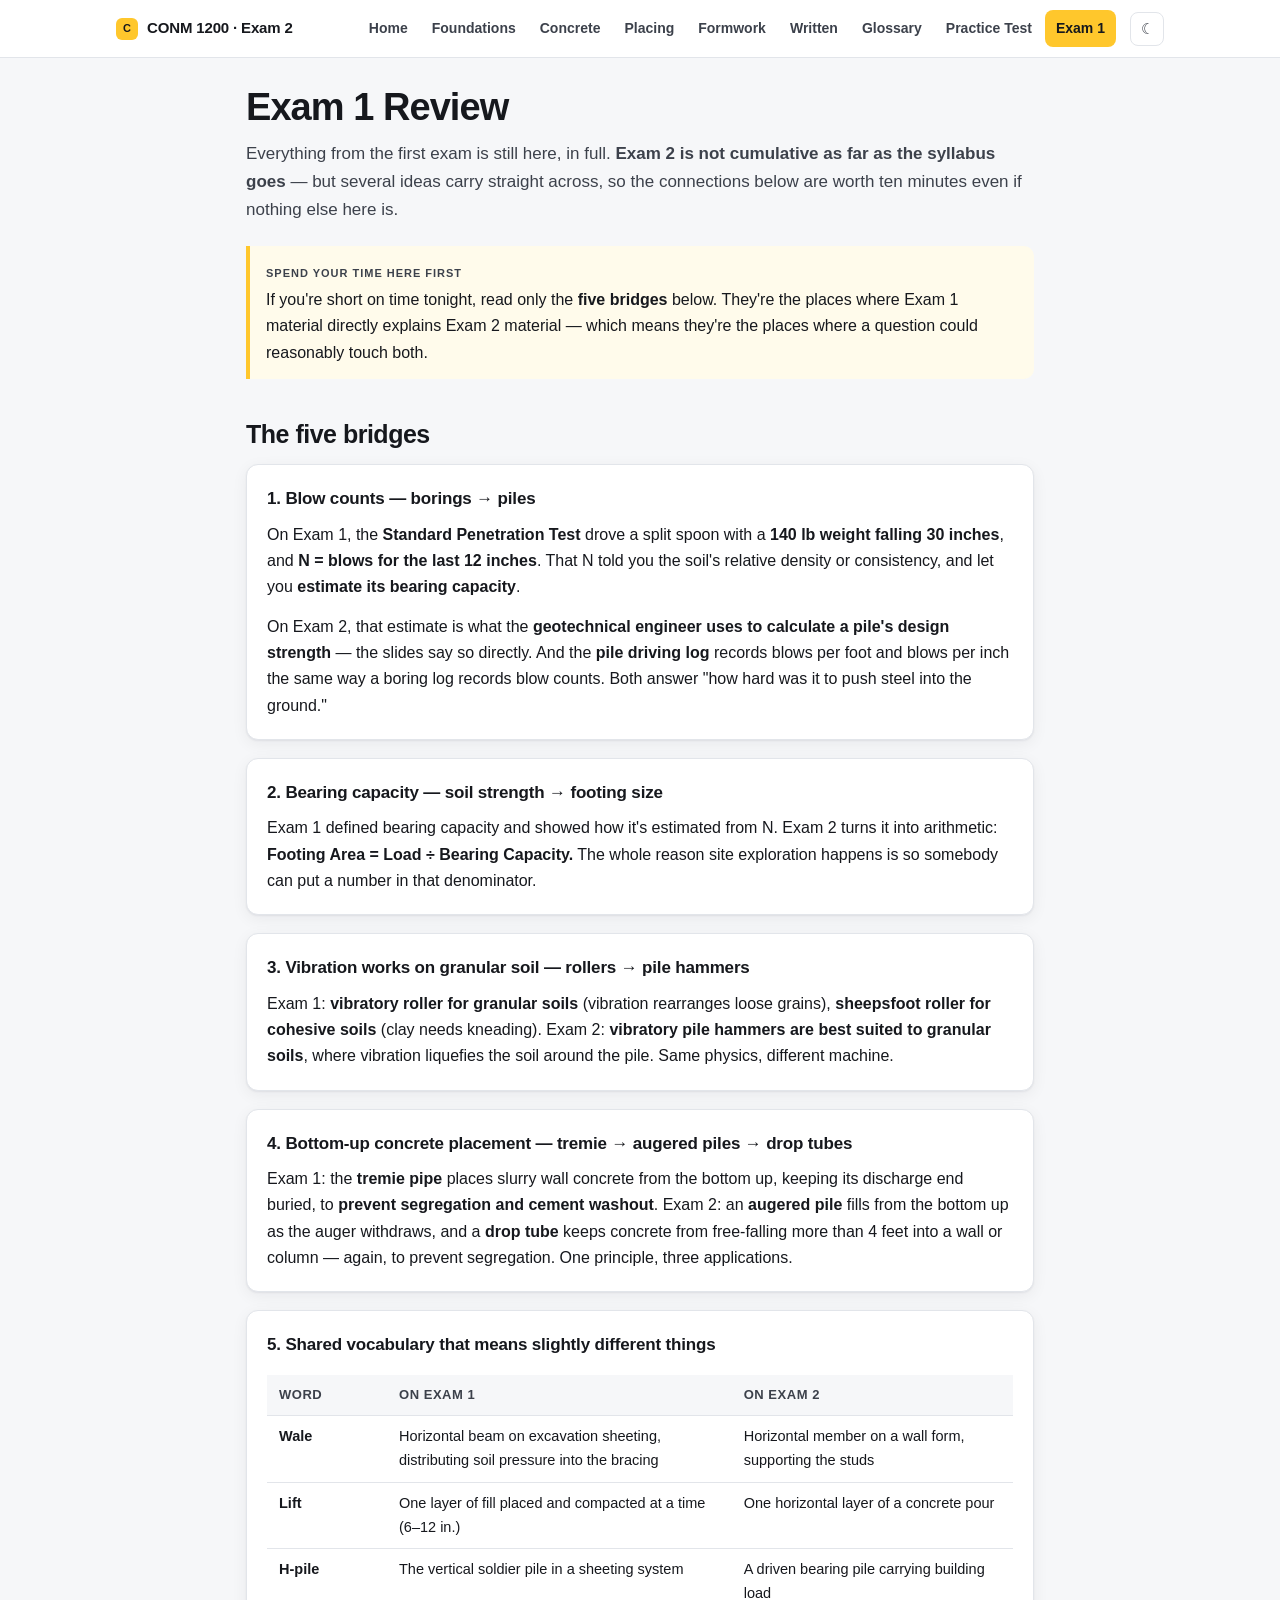
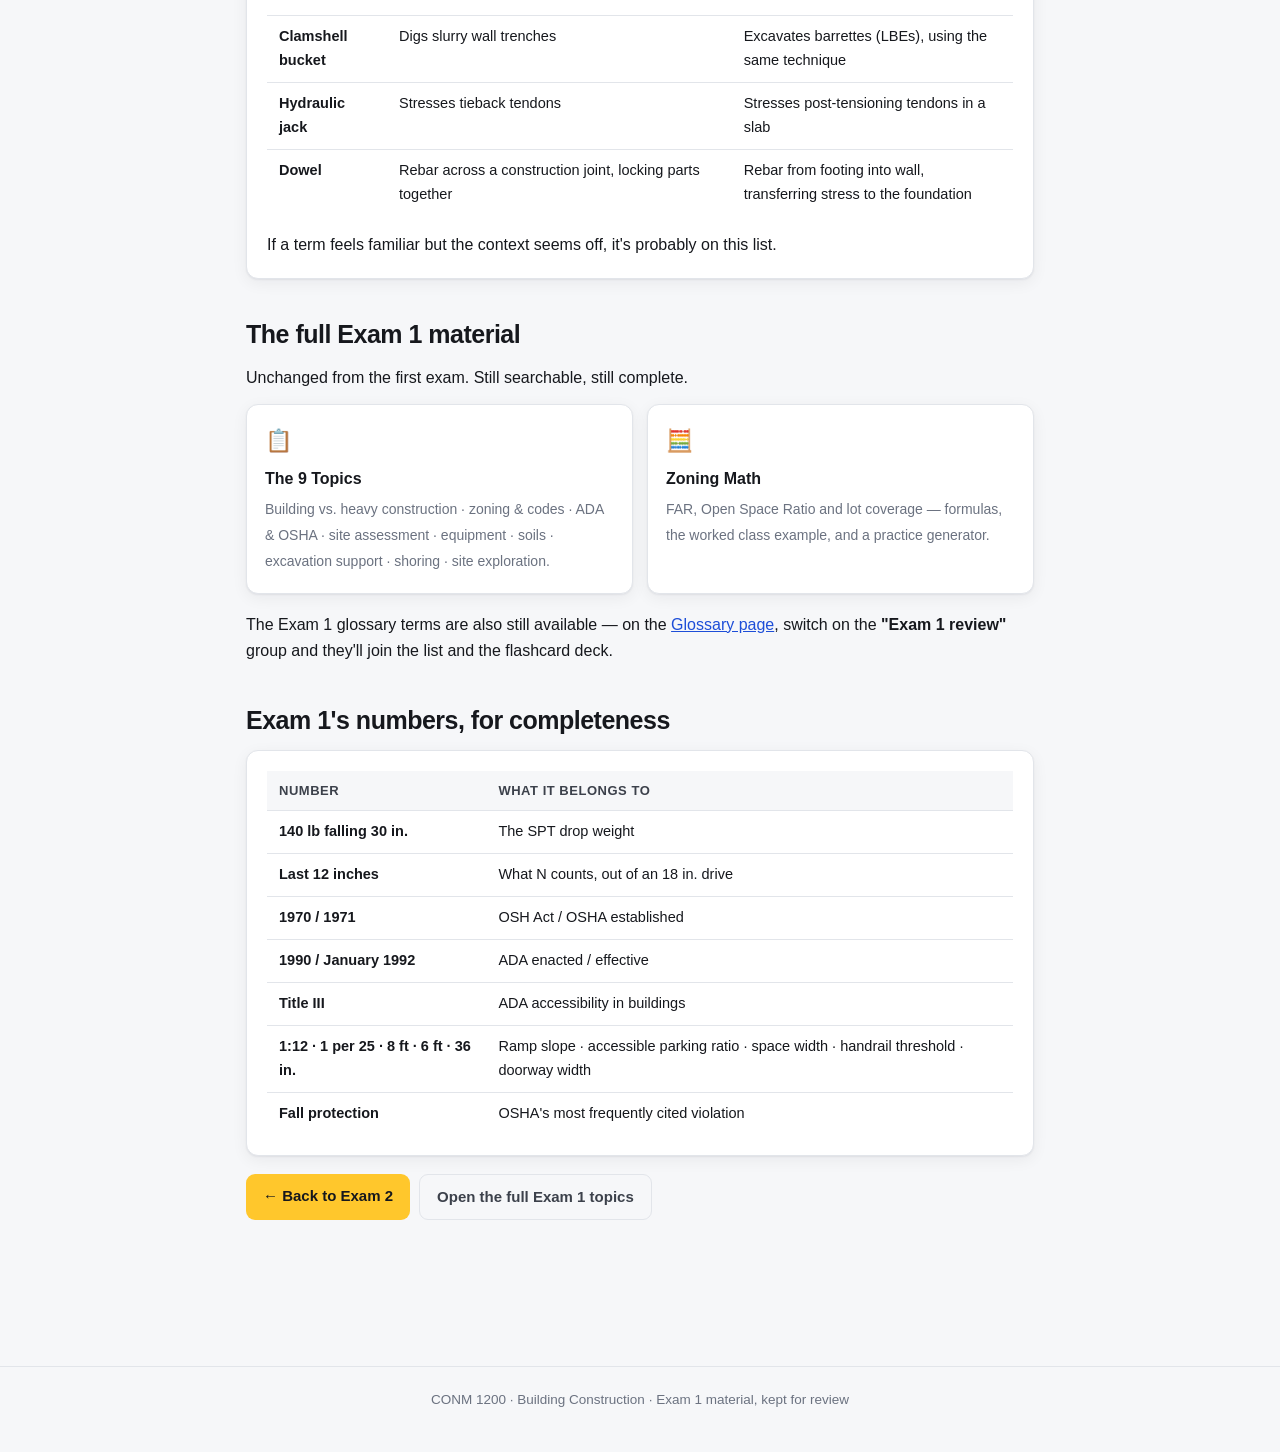
<file: review.html>
<!DOCTYPE html>
<html lang="en">
<head>
<meta charset="utf-8">
<meta name="viewport" content="width=device-width, initial-scale=1">
<title>Exam 1 Review — CONM 1200</title>
<meta name="description" content="Condensed review of CONM 1200 Exam 1 material: zoning, building codes, ADA and OSHA, site assessment, equipment, soils, excavation support and site exploration.">
<link rel="stylesheet" href="style.css">
<link rel="icon" href="data:image/svg+xml,<svg xmlns='http://www.w3.org/2000/svg' viewBox='0 0 100 100'><text y='.9em' font-size='90'>🏗️</text></svg>">
</head>
<body>

<header class="topbar">
  <div class="topbar-inner">
    <a class="brand" href="index.html"><span class="dot">C</span> CONM 1200 · Exam 2</a>
    <nav class="main">
      <a href="index.html" data-short="Home">Home</a>
      <a href="foundations.html" data-short="Found.">Foundations</a>
      <a href="concrete.html" data-short="Concrete">Concrete</a>
      <a href="placing.html" data-short="Placing">Placing</a>
      <a href="formwork.html" data-short="Formwork">Formwork</a>
      <a href="written.html" data-short="Written">Written</a>
      <a href="glossary.html" data-short="Terms">Glossary</a>
      <a href="quiz.html" data-short="Test">Practice Test</a>
      <a href="review.html" data-short="Exam 1">Exam 1</a>
    </nav>
    <button class="theme-btn" title="Toggle light/dark">☾</button>
  </div>
</header>

<main class="wrap narrow">

  <h1>Exam 1 Review</h1>
  <p class="lede">Everything from the first exam is still here, in full. <strong>Exam 2 is not cumulative as far as the syllabus goes</strong> — but several ideas carry straight across, so the connections below are worth ten minutes even if nothing else here is.</p>

  <div class="callout key">
    <span class="tag">Spend your time here first</span>
    <p>If you're short on time tonight, read only the <strong>five bridges</strong> below. They're the places where Exam 1 material directly explains Exam 2 material — which means they're the places where a question could reasonably touch both.</p>
  </div>

  <h2>The five bridges</h2>

  <div class="card">
    <h3>1. Blow counts — borings → piles</h3>
    <p>On Exam 1, the <strong>Standard Penetration Test</strong> drove a split spoon with a <strong>140 lb weight falling 30 inches</strong>, and <strong>N = blows for the last 12 inches</strong>. That N told you the soil's relative density or consistency, and let you <strong>estimate its bearing capacity</strong>.</p>
    <p>On Exam 2, that estimate is what the <strong>geotechnical engineer uses to calculate a pile's design strength</strong> — the slides say so directly. And the <strong>pile driving log</strong> records blows per foot and blows per inch the same way a boring log records blow counts. Both answer "how hard was it to push steel into the ground."</p>
  </div>

  <div class="card">
    <h3>2. Bearing capacity — soil strength → footing size</h3>
    <p>Exam 1 defined bearing capacity and showed how it's estimated from N. Exam 2 turns it into arithmetic: <strong>Footing Area = Load ÷ Bearing Capacity.</strong> The whole reason site exploration happens is so somebody can put a number in that denominator.</p>
  </div>

  <div class="card">
    <h3>3. Vibration works on granular soil — rollers → pile hammers</h3>
    <p>Exam 1: <strong>vibratory roller for granular soils</strong> (vibration rearranges loose grains), <strong>sheepsfoot roller for cohesive soils</strong> (clay needs kneading). Exam 2: <strong>vibratory pile hammers are best suited to granular soils</strong>, where vibration liquefies the soil around the pile. Same physics, different machine.</p>
  </div>

  <div class="card">
    <h3>4. Bottom-up concrete placement — tremie → augered piles → drop tubes</h3>
    <p>Exam 1: the <strong>tremie pipe</strong> places slurry wall concrete from the bottom up, keeping its discharge end buried, to <strong>prevent segregation and cement washout</strong>. Exam 2: an <strong>augered pile</strong> fills from the bottom up as the auger withdraws, and a <strong>drop tube</strong> keeps concrete from free-falling more than 4 feet into a wall or column — again, to prevent segregation. One principle, three applications.</p>
  </div>

  <div class="card">
    <h3>5. Shared vocabulary that means slightly different things</h3>
    <div class="tablewrap">
      <table>
        <thead><tr><th>Word</th><th>On Exam 1</th><th>On Exam 2</th></tr></thead>
        <tbody>
          <tr><td><strong>Wale</strong></td><td>Horizontal beam on excavation sheeting, distributing soil pressure into the bracing</td><td>Horizontal member on a wall form, supporting the studs</td></tr>
          <tr><td><strong>Lift</strong></td><td>One layer of fill placed and compacted at a time (6–12 in.)</td><td>One horizontal layer of a concrete pour</td></tr>
          <tr><td><strong>H-pile</strong></td><td>The vertical soldier pile in a sheeting system</td><td>A driven bearing pile carrying building load</td></tr>
          <tr><td><strong>Clamshell bucket</strong></td><td>Digs slurry wall trenches</td><td>Excavates barrettes (LBEs), using the same technique</td></tr>
          <tr><td><strong>Hydraulic jack</strong></td><td>Stresses tieback tendons</td><td>Stresses post-tensioning tendons in a slab</td></tr>
          <tr><td><strong>Dowel</strong></td><td>Rebar across a construction joint, locking parts together</td><td>Rebar from footing into wall, transferring stress to the foundation</td></tr>
        </tbody>
      </table>
    </div>
    <p style="margin-bottom:0">If a term feels familiar but the context seems off, it's probably on this list.</p>
  </div>

  <h2>The full Exam 1 material</h2>
  <p>Unchanged from the first exam. Still searchable, still complete.</p>

  <div class="grid two">
    <a class="tile" href="topics.html">
      <span class="ico">📋</span>
      <strong>The 9 Topics</strong>
      <span class="sub">Building vs. heavy construction · zoning &amp; codes · ADA &amp; OSHA · site assessment · equipment · soils · excavation support · shoring · site exploration.</span>
    </a>
    <a class="tile" href="calc.html">
      <span class="ico">🧮</span>
      <strong>Zoning Math</strong>
      <span class="sub">FAR, Open Space Ratio and lot coverage — formulas, the worked class example, and a practice generator.</span>
    </a>
  </div>

  <p style="margin-top:18px">The Exam 1 glossary terms are also still available — on the <a href="glossary.html">Glossary page</a>, switch on the <strong>"Exam 1 review"</strong> group and they'll join the list and the flashcard deck.</p>

  <h2>Exam 1's numbers, for completeness</h2>
  <div class="card">
    <div class="tablewrap">
      <table>
        <thead><tr><th>Number</th><th>What it belongs to</th></tr></thead>
        <tbody>
          <tr><td><strong>140 lb falling 30 in.</strong></td><td>The SPT drop weight</td></tr>
          <tr><td><strong>Last 12 inches</strong></td><td>What N counts, out of an 18 in. drive</td></tr>
          <tr><td><strong>1970 / 1971</strong></td><td>OSH Act / OSHA established</td></tr>
          <tr><td><strong>1990 / January 1992</strong></td><td>ADA enacted / effective</td></tr>
          <tr><td><strong>Title III</strong></td><td>ADA accessibility in buildings</td></tr>
          <tr><td><strong>1:12 · 1 per 25 · 8 ft · 6 ft · 36 in.</strong></td><td>Ramp slope · accessible parking ratio · space width · handrail threshold · doorway width</td></tr>
          <tr><td><strong>Fall protection</strong></td><td>OSHA's most frequently cited violation</td></tr>
        </tbody>
      </table>
    </div>
  </div>

  <div class="btnrow">
    <a class="btn" href="index.html">← Back to Exam 2</a>
    <a class="btn ghost" href="topics.html">Open the full Exam 1 topics</a>
  </div>

</main>

<footer>CONM 1200 · Building Construction · Exam 1 material, kept for review</footer>

<script src="app.js"></script>
</body>
</html>
</file>
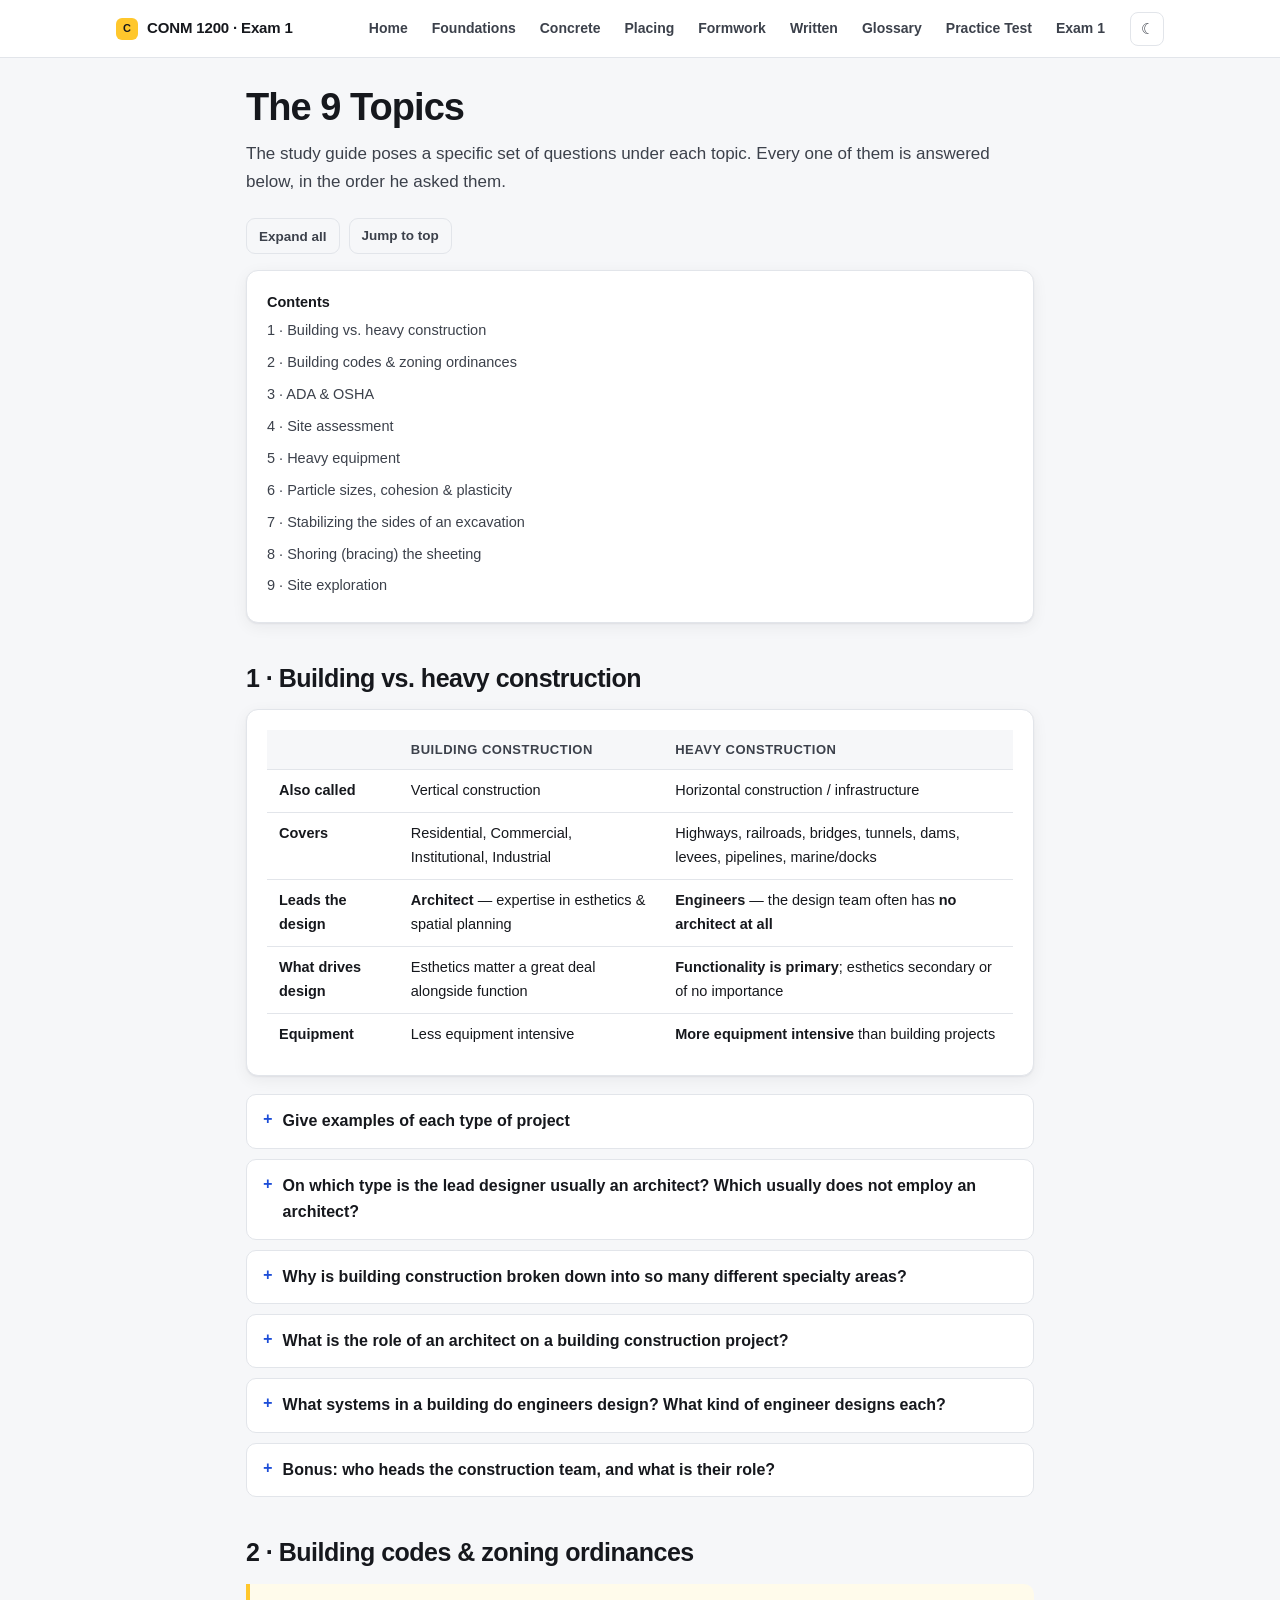
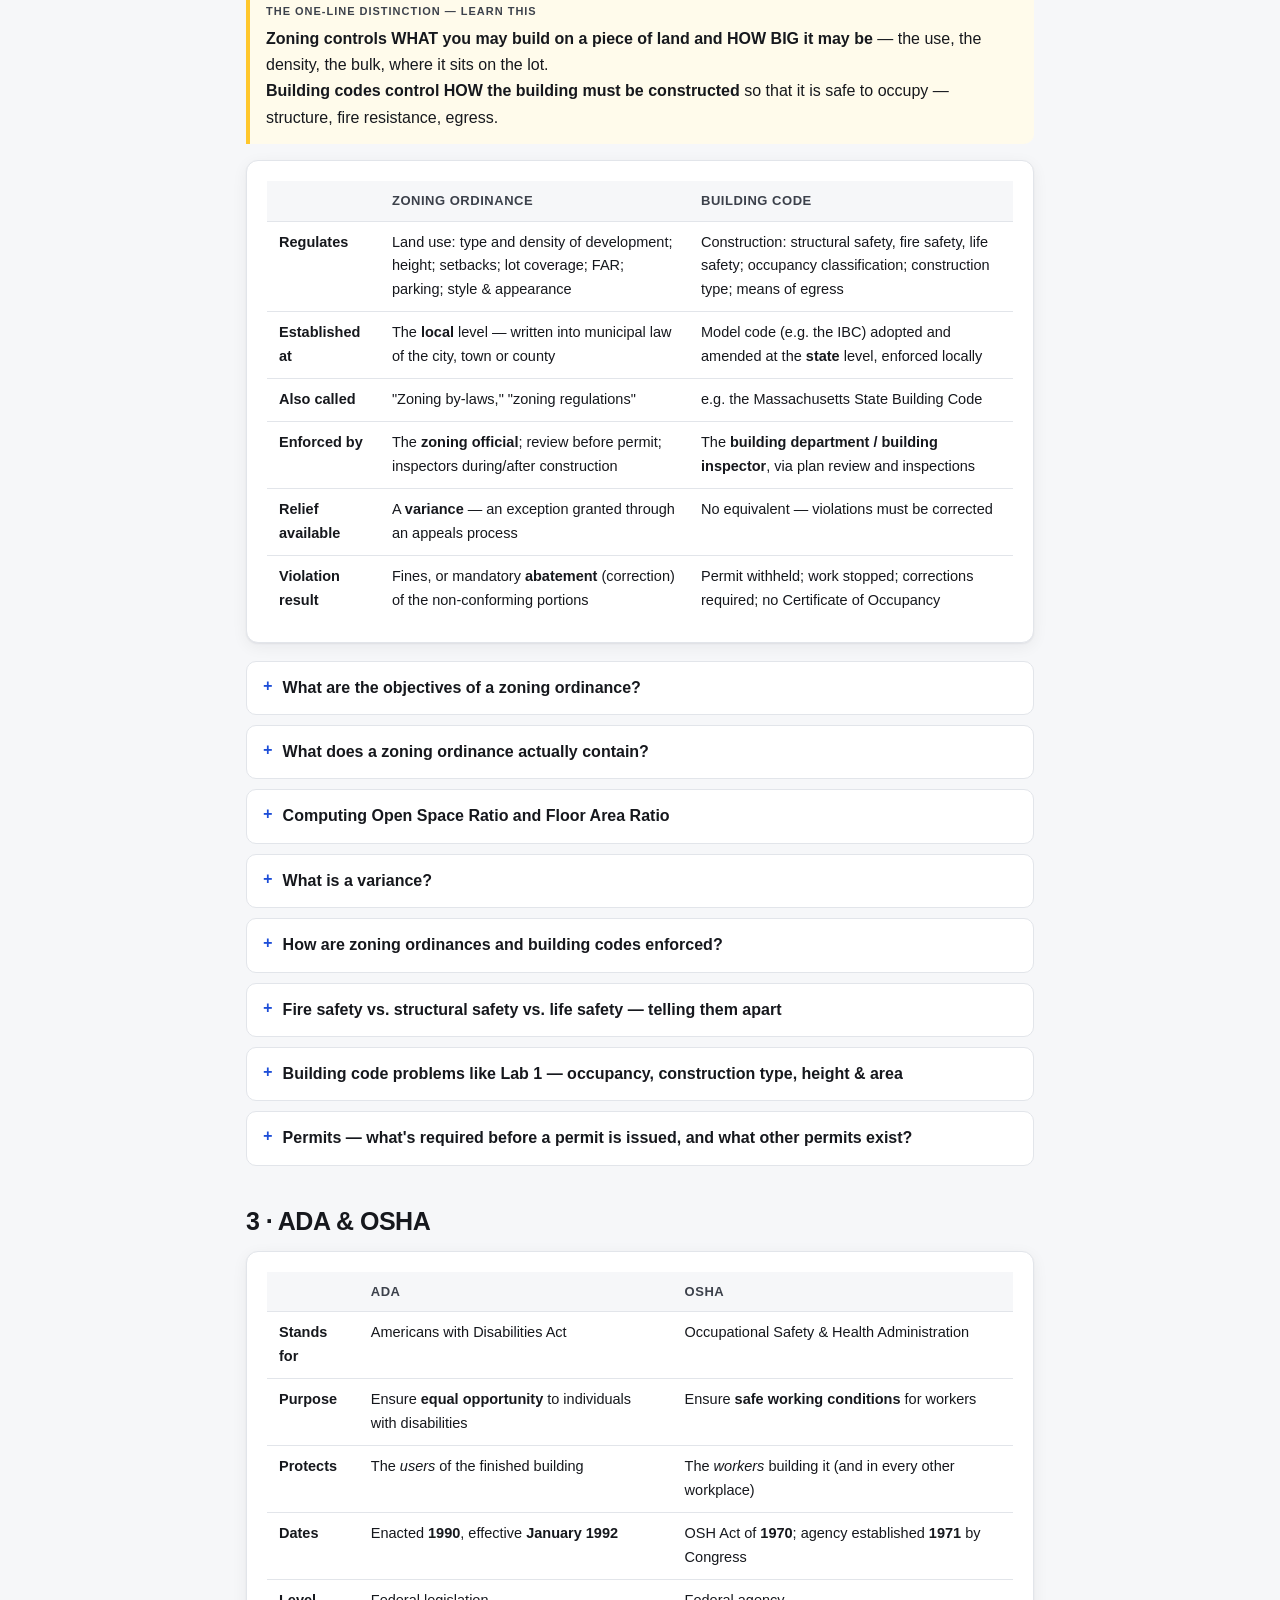
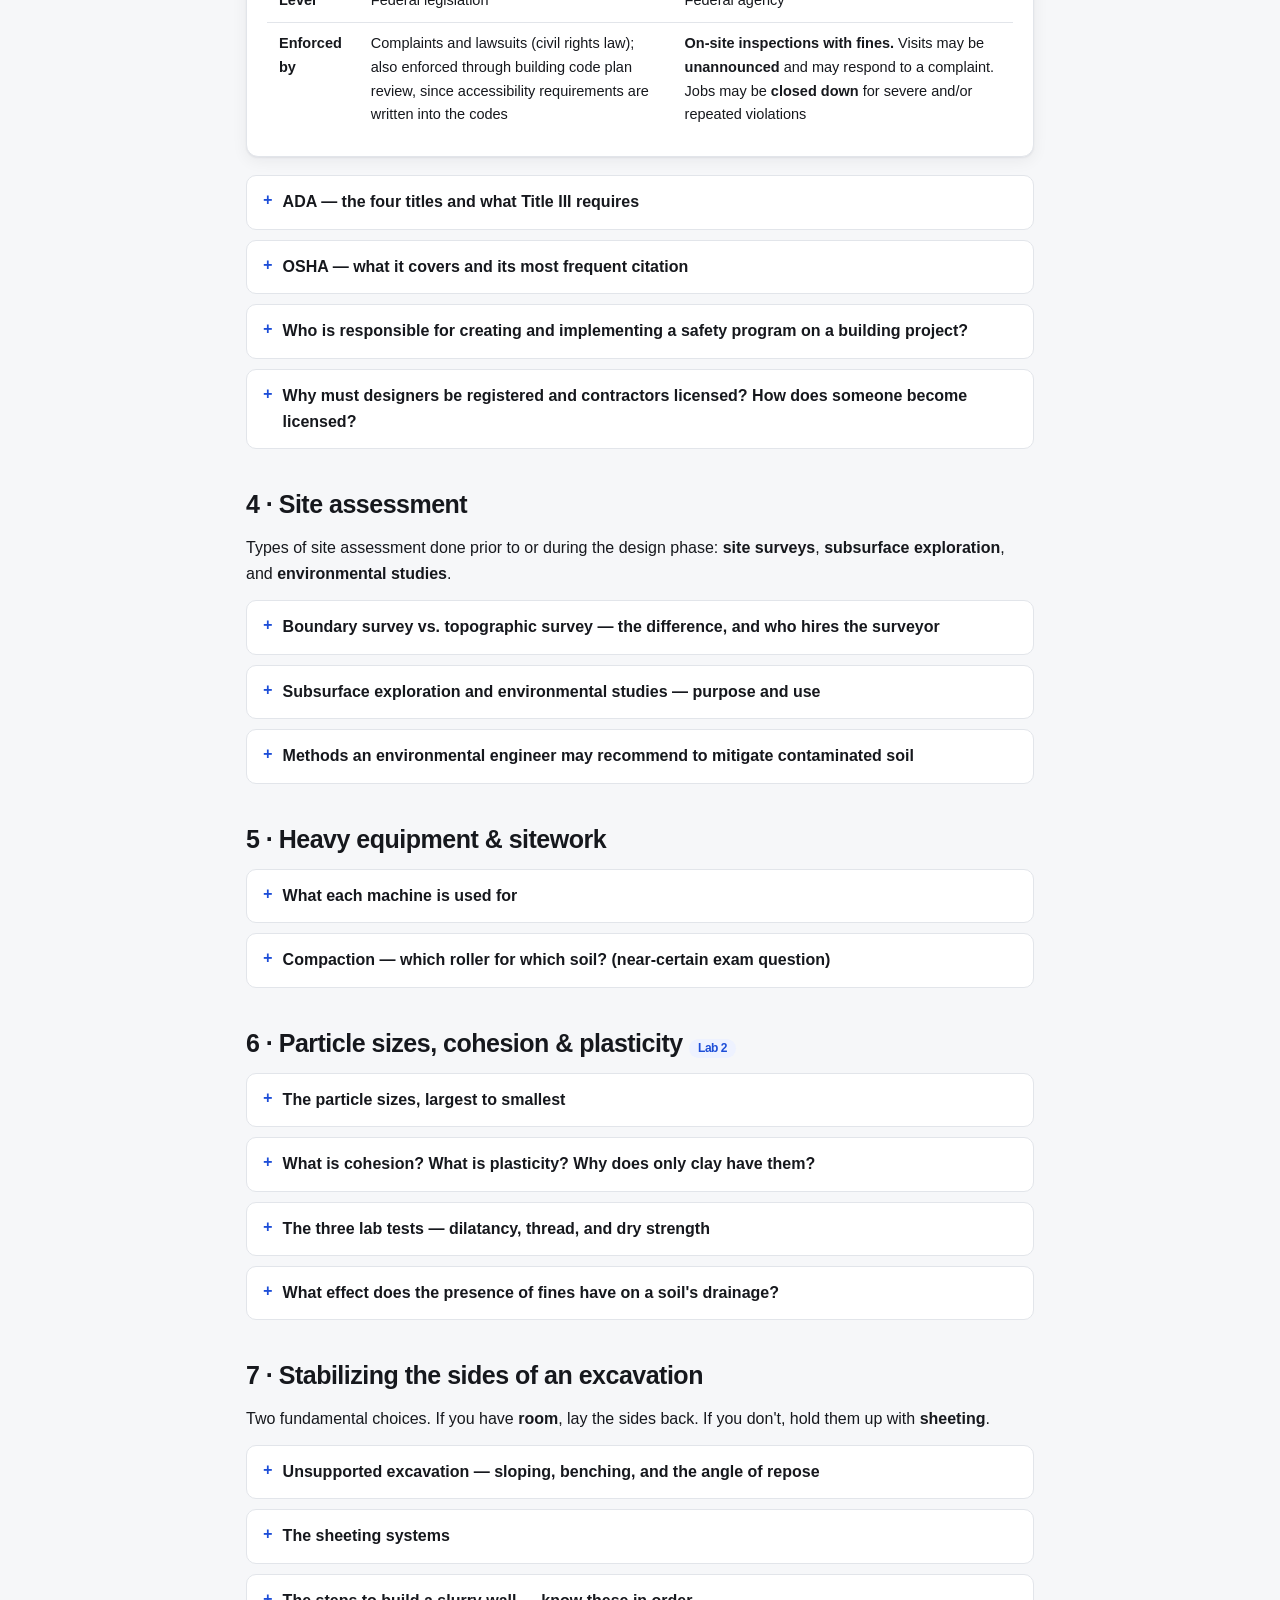
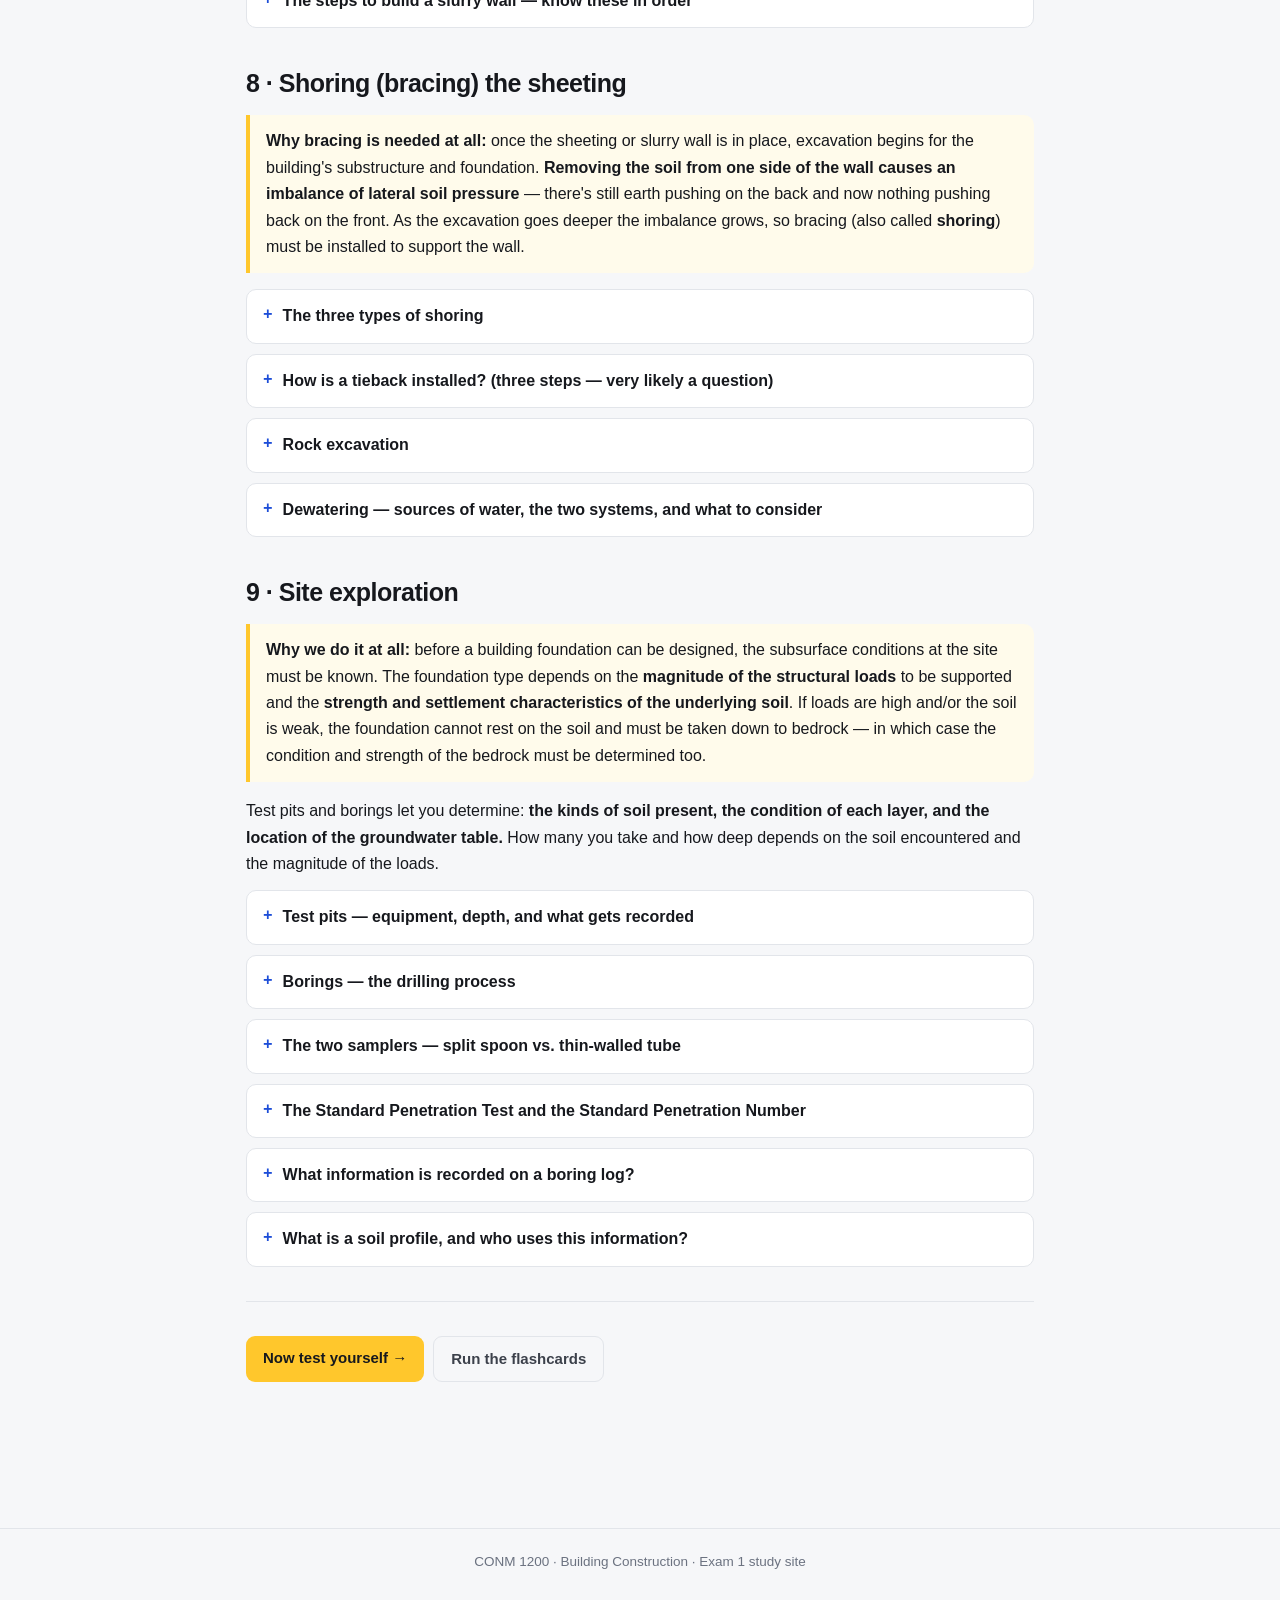
<file: topics.html>
<!DOCTYPE html>
<html lang="en">
<head>
<meta charset="utf-8">
<meta name="viewport" content="width=device-width, initial-scale=1">
<title>The 9 Topics — CONM 1200 Exam 1</title>
<meta name="description" content="Every question from the CONM 1200 Exam 1 study guide, answered from the lecture slides and lab handouts.">
<link rel="stylesheet" href="style.css">
<link rel="icon" href="data:image/svg+xml,<svg xmlns='http://www.w3.org/2000/svg' viewBox='0 0 100 100'><text y='.9em' font-size='90'>🏗️</text></svg>">
</head>
<body>

<header class="topbar">
  <div class="topbar-inner">
    <a class="brand" href="index.html"><span class="dot">C</span> CONM 1200 · Exam 1</a>
    <nav class="main">
      <a href="index.html" data-short="Home">Home</a>
      <a href="foundations.html" data-short="Found.">Foundations</a>
      <a href="concrete.html" data-short="Concrete">Concrete</a>
      <a href="placing.html" data-short="Placing">Placing</a>
      <a href="formwork.html" data-short="Formwork">Formwork</a>
      <a href="written.html" data-short="Written">Written</a>
      <a href="glossary.html" data-short="Terms">Glossary</a>
      <a href="quiz.html" data-short="Test">Practice Test</a>
      <a href="review.html" data-short="Exam 1">Exam 1</a>
    </nav>
    <button class="theme-btn" title="Toggle light/dark">☾</button>
  </div>
</header>

<main class="wrap narrow">

  <h1>The 9 Topics</h1>
  <p class="lede">The study guide poses a specific set of questions under each topic. Every one of them is answered below, in the order he asked them.</p>

  <div class="btnrow">
    <button class="btn ghost sm" data-toggle-all data-state="closed">Expand all</button>
    <a class="btn ghost sm" href="#t1">Jump to top</a>
  </div>

  <div class="card toc">
    <strong>Contents</strong>
    <a href="#t1">1 · Building vs. heavy construction</a>
    <a href="#t2">2 · Building codes &amp; zoning ordinances</a>
    <a href="#t3">3 · ADA &amp; OSHA</a>
    <a href="#t4">4 · Site assessment</a>
    <a href="#t5">5 · Heavy equipment</a>
    <a href="#t6">6 · Particle sizes, cohesion &amp; plasticity</a>
    <a href="#t7">7 · Stabilizing the sides of an excavation</a>
    <a href="#t8">8 · Shoring (bracing) the sheeting</a>
    <a href="#t9">9 · Site exploration</a>
  </div>

  <!-- ============ TOPIC 1 ============ -->
  <h2 id="t1">1 · Building vs. heavy construction</h2>

  <div class="card">
    <div class="tablewrap">
      <table>
        <thead><tr><th></th><th>Building construction</th><th>Heavy construction</th></tr></thead>
        <tbody>
          <tr><td><strong>Also called</strong></td><td>Vertical construction</td><td>Horizontal construction / infrastructure</td></tr>
          <tr><td><strong>Covers</strong></td><td>Residential, Commercial, Institutional, Industrial</td><td>Highways, railroads, bridges, tunnels, dams, levees, pipelines, marine/docks</td></tr>
          <tr><td><strong>Leads the design</strong></td><td><strong>Architect</strong> — expertise in esthetics &amp; spatial planning</td><td><strong>Engineers</strong> — the design team often has <strong>no architect at all</strong></td></tr>
          <tr><td><strong>What drives design</strong></td><td>Esthetics matter a great deal alongside function</td><td><strong>Functionality is primary</strong>; esthetics secondary or of no importance</td></tr>
          <tr><td><strong>Equipment</strong></td><td>Less equipment intensive</td><td><strong>More equipment intensive</strong> than building projects</td></tr>
        </tbody>
      </table>
    </div>
  </div>

  <details class="qa"><summary>Give examples of each type of project</summary>
  <div class="body">
    <p>These are the exact examples from the Week 1 slides.</p>
    <h4>Building (vertical)</h4>
    <ul>
      <li><strong>Residential</strong> — single-family homes, multi-family housing, affordable housing developments, senior living facilities, renovations and additions</li>
      <li><strong>Commercial</strong> — office buildings, retail construction, hospitality projects, transportation infrastructure</li>
      <li><strong>Institutional</strong> — educational facilities, healthcare &amp; medical facilities, religious and cultural buildings, government buildings, correctional facilities</li>
      <li><strong>Industrial</strong> — manufacturing facilities, warehouse &amp; distribution centers, power generation facilities, water and wastewater treatment plants, heavy manufacturing and fabrication plants</li>
    </ul>
    <h4>Heavy (horizontal / infrastructure)</h4>
    <ul>
      <li>Highways and railroads · Bridges and tunnels · Dams and levees · Pipelines · Marine work and docks</li>
      <li>Slide examples: the <strong>Tobin Bridge</strong> and the <strong>Zakim Bridge</strong>; highways; gas pipelines</li>
    </ul>
    <div class="callout key">
      <p>The study guide's examples map cleanly: <strong>office buildings and schools → building construction</strong>; <strong>dams and bridges → heavy construction</strong>.</p>
    </div>
  </div></details>

  <details class="qa"><summary>On which type is the lead designer usually an architect? Which usually does not employ an architect?</summary>
  <div class="body">
    <p><strong>Building projects</strong> — the architect usually heads the design team, because of their expertise in esthetics and spatial planning.</p>
    <p><strong>Heavy projects</strong> — the design team <em>often does not include an architect</em>, because functionality is of primary importance and esthetics is often secondary or of no importance. (There are some exceptions — a signature bridge, for instance.)</p>
  </div></details>

  <details class="qa"><summary>Why is building construction broken down into so many different specialty areas?</summary>
  <div class="body">
    <p>Because a building isn't one thing — it's a stack of many different systems, each built from different materials by different trades, each requiring its own specialized knowledge, tools, licensing and experience. Think about what's in one building: foundations, structural frame, envelope, roofing, plumbing, electrical, HVAC, fire suppression, elevators, finishes. No single contractor is expert in all of it, so the work is divided among a general contractor and <strong>many specialty subcontractors</strong>, each licensed and skilled in their own area. That specialization is what makes the quality and safety of each system achievable.</p>
  </div></details>

  <details class="qa"><summary>What is the role of an architect on a building construction project?</summary>
  <div class="body">
    <p>Three things, straight off the slide:</p>
    <ol>
      <li><strong>Provide an overall design</strong> that meets the owner's needs, stays within the owner's budget, and is esthetically pleasing, functional and safe.</li>
      <li><strong>Provide plans and specifications</strong> from which the building can be built.</li>
      <li><strong>Check for compliance</strong> with those plans and specs during construction.</li>
    </ol>
    <p>The architect also heads the design team, which includes engineers, landscape architects and interior designers.</p>
  </div></details>

  <details class="qa"><summary>What systems in a building do engineers design? What kind of engineer designs each?</summary>
  <div class="body">
    <p>The slide lists seven systems. The engineer discipline for each follows logically:</p>
    <div class="tablewrap">
      <table>
        <thead><tr><th>System</th><th>Designed by</th></tr></thead>
        <tbody>
          <tr><td><strong>Foundation</strong></td><td>Structural engineer, working from the geotechnical (soils) engineer's report</td></tr>
          <tr><td><strong>Structural frame</strong></td><td>Structural engineer</td></tr>
          <tr><td><strong>Site drainage &amp; retaining walls</strong></td><td>Civil engineer (with geotechnical input on retaining walls)</td></tr>
          <tr><td><strong>Electrical</strong></td><td>Electrical engineer</td></tr>
          <tr><td><strong>Mechanical</strong> (HVAC)</td><td>Mechanical engineer</td></tr>
          <tr><td><strong>Plumbing</strong></td><td>Plumbing engineer (often within the mechanical discipline — "MEP")</td></tr>
          <tr><td><strong>Fire suppression</strong></td><td>Fire protection engineer</td></tr>
        </tbody>
      </table>
    </div>
    <p>An <strong>environmental engineer</strong> gets involved when the site is contaminated (see Topic 4), and a <strong>geotechnical engineer</strong> interprets the borings and recommends the foundation type (see Topic 9).</p>
  </div></details>

  <details class="qa"><summary>Bonus: who heads the construction team, and what is their role?</summary>
  <div class="body">
    <p>The <strong>Construction Manager (CM)</strong>, because of expertise in managing <strong>budgets</strong>, creating and monitoring <strong>schedules</strong>, and <strong>coordinating construction activities</strong>.</p>
    <p>The CM's role is to ensure the project is delivered <strong>on time and within budget</strong>, and that all work is done <strong>safely and according to the plans and specs</strong>.</p>
    <p>A general contractor and many subcontractors are employed to actually build the project. On some projects <strong>the general contractor acts as the CM</strong>.</p>
  </div></details>

  <!-- ============ TOPIC 2 ============ -->
  <h2 id="t2">2 · Building codes &amp; zoning ordinances</h2>

  <div class="callout key">
    <span class="tag">The one-line distinction — learn this</span>
    <p><strong>Zoning controls WHAT you may build on a piece of land and HOW BIG it may be</strong> — the use, the density, the bulk, where it sits on the lot.<br>
    <strong>Building codes control HOW the building must be constructed</strong> so that it is safe to occupy — structure, fire resistance, egress.</p>
  </div>

  <div class="card">
    <div class="tablewrap">
      <table>
        <thead><tr><th></th><th>Zoning ordinance</th><th>Building code</th></tr></thead>
        <tbody>
          <tr><td><strong>Regulates</strong></td><td>Land use: type and density of development; height; setbacks; lot coverage; FAR; parking; style &amp; appearance</td><td>Construction: structural safety, fire safety, life safety; occupancy classification; construction type; means of egress</td></tr>
          <tr><td><strong>Established at</strong></td><td>The <strong>local</strong> level — written into municipal law of the city, town or county</td><td>Model code (e.g. the IBC) adopted and amended at the <strong>state</strong> level, enforced locally</td></tr>
          <tr><td><strong>Also called</strong></td><td>"Zoning by-laws," "zoning regulations"</td><td>e.g. the Massachusetts State Building Code</td></tr>
          <tr><td><strong>Enforced by</strong></td><td>The <strong>zoning official</strong>; review before permit; inspectors during/after construction</td><td>The <strong>building department / building inspector</strong>, via plan review and inspections</td></tr>
          <tr><td><strong>Relief available</strong></td><td>A <strong>variance</strong> — an exception granted through an appeals process</td><td>No equivalent — violations must be corrected</td></tr>
          <tr><td><strong>Violation result</strong></td><td>Fines, or mandatory <strong>abatement</strong> (correction) of the non-conforming portions</td><td>Permit withheld; work stopped; corrections required; no Certificate of Occupancy</td></tr>
        </tbody>
      </table>
    </div>
  </div>

  <details class="qa"><summary>What are the objectives of a zoning ordinance?</summary>
  <div class="body">
    <ul>
      <li>Serve as a key component in the implementation of a <strong>master plan</strong> to control future development within a city or town.</li>
      <li>Regulate land use to control <strong>the type of development</strong> and <strong>the density of development</strong>.</li>
      <li><strong>Preserve historic neighborhoods</strong> and provide limitations on building appearance — height, style, materials, colors.</li>
    </ul>
    <p>The McDonald's example from the slides makes this concrete: the prototypical red-and-yellow McDonald's versus the one in Lexington, MA, which has a peaked roof, muted colors and a cupola — because Lexington's zoning restricts appearance.</p>
  </div></details>

  <details class="qa"><summary>What does a zoning ordinance actually contain?</summary>
  <div class="body">
    <h4>A zoning map</h4>
    <p>Divides the city or town into <strong>districts</strong>. Each district gets a designation related to the uses permitted within it. Examples from the slides:</p>
    <ul>
      <li><strong>R-1</strong> Single family residences</li>
      <li><strong>R-2</strong> Multi-family residences</li>
      <li><strong>B-1</strong> Retail business</li>
      <li><strong>L-1</strong> Light industrial</li>
    </ul>
    <p>The Cambridge zoning map handout is a real example — C-1/C-2 residence districts, BA/BB business districts, IA/IB industry, OS open space, SD special districts, and so on.</p>
    <h4>Written regulations that spell out the details</h4>
    <ul>
      <li>Detailed definition of each type of district and the uses allowed within it</li>
      <li>Overall <strong>height</strong> and/or the number of <strong>stories</strong></li>
      <li><strong>Setback distances</strong> — minimum distances from the building sides to the lot lines (front, side, rear)</li>
      <li><strong>Lot coverage</strong> — percentage of land area covered</li>
      <li><strong>Floor area ratio</strong> — ratio of total floor area to lot area</li>
      <li><strong>Parking requirements</strong> — number of spaces, including those for the handicapped</li>
      <li>Restrictions on <strong>style and appearance</strong></li>
    </ul>
    <div class="callout key">
      <p><strong>Likely exam question:</strong> which three items regulate the <em>density</em> of development? <strong>Setback distances, lot/floor coverage, and Floor Area Ratio.</strong></p>
    </div>
  </div></details>

  <details class="qa"><summary>Computing Open Space Ratio and Floor Area Ratio</summary>
  <div class="body">
    <div class="formula"><b>FAR</b> = Total gross building area ÷ Lot area</div>
    <div class="formula"><b>OSR</b> = Open space ÷ Lot area × 100</div>
    <div class="formula">Open space = Lot area − Building footprint − Parking lot</div>
    <div class="formula"><b>Lot Coverage</b> = (Footprint + Parking) ÷ Lot area × 100 = 100% − OSR</div>
    <p><strong>The Anytown, MA example</strong> — 27,000 sf lot, 4-story condo, 10,000 gross sf per floor, 2,000 sf asphalt parking, floors 10 ft each. Limits: max height 45 ft, max FAR 3.00, min OSR 50%.</p>
    <ul>
      <li><strong>Height</strong> = 4 × 10 ft = <strong>40 ft</strong> &lt; 45 ft ✓ OK</li>
      <li><strong>FAR</strong> = (4 × 10,000) ÷ 27,000 = 40,000 ÷ 27,000 = <strong>1.48</strong> &lt; 3.00 ✓ OK</li>
      <li><strong>Open space</strong> = 27,000 − 10,000 − 2,000 = 15,000 sf</li>
      <li><strong>OSR</strong> = 15,000 ÷ 27,000 × 100 = <strong>56%</strong> &gt; 50% ✓ OK</li>
      <li><strong>Lot coverage</strong> = 12,000 ÷ 27,000 × 100 ≈ <strong>44%</strong> = 100% − 56% ✓</li>
    </ul>
    <p>Setbacks on that lot: front 20 ft, side 15 ft (each side), rear 25 ft — drawn in from each lot line to define the buildable area.</p>
    <div class="callout">
      <span class="tag">Small thing worth knowing</span>
      <p>Slide 30 rounds the lot coverage to 45%; the revised solution sheet gives <strong>44%</strong>, which is what 12,000 ÷ 27,000 actually works out to (44.4%). If you're asked to compute it, do the division and give 44%. The check that always works: <strong>OSR + Lot Coverage = 100%</strong>.</p>
    </div>
    <p>Full practice with worked steps and random problems: <a href="calc.html">Zoning Math page →</a></p>
  </div></details>

  <details class="qa"><summary>What is a variance?</summary>
  <div class="body">
    <p>An <strong>exception</strong> to the zoning regulations, granted to an owner or designer through an <strong>appeals process</strong> when strict application of the ordinance would create a hardship. Typically heard by a zoning board of appeals.</p>
    <p>Example: your lot is unusually shaped and you can't meet the 25 ft rear setback; you apply for a variance to build at 18 ft.</p>
  </div></details>

  <details class="qa"><summary>How are zoning ordinances and building codes enforced?</summary>
  <div class="body">
    <h4>Zoning</h4>
    <ul>
      <li>Each city or town has a <strong>zoning official</strong> responsible for enforcing and interpreting the ordinances.</li>
      <li><strong>Before building permits are issued and construction can begin</strong>, plans are reviewed for compliance. In small cities and towns this review may be done by a <strong>building inspector</strong>.</li>
      <li><strong>During or after construction</strong>, inspectors may be used to check for compliance.</li>
      <li>Violations can result in <strong>fines or mandatory abatement</strong> (correction) of the non-conforming portions of a project.</li>
    </ul>
    <h4>Building codes</h4>
    <ul>
      <li>Enforced through the <strong>building permit process</strong>. Plans are reviewed by an individual from the Building Department (usually an inspector) for compliance with the building code. <strong>Violations must be corrected before a permit is issued.</strong></li>
      <li>Then through <strong>inspections during construction</strong> at defined milestones, and finally the <strong>Certificate of Occupancy</strong>, which is only issued once the finished building complies and may legally be occupied.</li>
    </ul>
  </div></details>

  <details class="qa"><summary>Fire safety vs. structural safety vs. life safety — telling them apart</summary>
  <div class="body">
    <p>The study guide explicitly asks you to recognize the difference. Sort by <em>what the requirement is protecting against</em>:</p>
    <div class="tablewrap">
      <table>
        <thead><tr><th>Category</th><th>Protects against</th><th>Typical code requirements</th></tr></thead>
        <tbody>
          <tr><td><strong>Structural safety</strong></td><td>The building falling down or deflecting excessively</td><td>Design loads (live, dead, snow, wind, seismic); allowable stresses; foundation bearing; material strength; deflection limits</td></tr>
          <tr><td><strong>Fire safety</strong></td><td>Fire starting, spreading, or collapsing the structure</td><td><strong>Fire ratings</strong> of assemblies (hours); fire-resistive construction types; fire separations &amp; firewalls; sprinklers &amp; standpipes; flame-spread ratings of finishes</td></tr>
          <tr><td><strong>Life safety</strong></td><td>People being unable to get out, or being injured in normal use</td><td><strong>Means of egress</strong> — number, width and travel distance to exits; exit signs &amp; emergency lighting; stair and guardrail dimensions; occupant load; alarms &amp; detection; accessibility</td></tr>
        </tbody>
      </table>
    </div>
    <div class="callout tip">
      <p><strong>Quick test:</strong> a 2-hour rated wall = fire safety. Two exits required from this room = life safety. Floor designed for 100 psf live load = structural safety.</p>
    </div>
    <p>Note that these overlap in practice — a fire-rated stair enclosure serves both fire safety and life safety — but on a multiple-choice question, ask what the requirement is fundamentally <em>for</em>.</p>
  </div></details>

  <details class="qa"><summary>Building code problems like Lab 1 — occupancy, construction type, height &amp; area</summary>
  <div class="body">
    <p>Lab 1 was "Understanding Building Codes," doing exercises using the <strong>International Building Code (IBC)</strong>. The tables will be provided on the exam — what you need is the <em>method</em>. The chain of reasoning in an IBC problem is always the same:</p>
    <ol>
      <li><strong>Determine the occupancy classification</strong> from what the building is used for. The IBC letter groups: <span class="mono">A</span> Assembly, <span class="mono">B</span> Business, <span class="mono">E</span> Educational, <span class="mono">F</span> Factory, <span class="mono">H</span> High hazard, <span class="mono">I</span> Institutional, <span class="mono">M</span> Mercantile, <span class="mono">R</span> Residential, <span class="mono">S</span> Storage, <span class="mono">U</span> Utility. A building with more than one use is a <em>mixed occupancy</em>.</li>
      <li><strong>Determine the type of construction</strong> — Types I through V, describing what the structure is made of and how fire-resistive it is. Type I is the most fire-resistive (noncombustible, highest ratings); Type V is the least (combustible, e.g. wood frame). Each type is subdivided A and B, where A carries <em>higher</em> fire ratings than B.</li>
      <li><strong>Look up the allowable height and area</strong> in the table for that occupancy + construction type combination. The table gives allowable stories, allowable height in feet, and allowable area per floor.</li>
      <li><strong>Apply increases</strong> if permitted — most commonly a large increase for an <strong>automatic sprinkler system</strong>, and sometimes a frontage increase for open perimeter.</li>
      <li><strong>Compare</strong> the proposed building against the allowable. If it exceeds, you must upgrade the construction type, add sprinklers, or divide the building with firewalls.</li>
      <li><strong>Check the fire-resistance rating table</strong> for the required rating (in hours) of each element — structural frame, exterior and interior bearing walls, floor construction, roof construction — for that construction type.</li>
      <li><strong>Check means of egress</strong> — occupant load, number of exits required, exit width, and maximum travel distance.</li>
    </ol>
    <div class="callout key">
      <p><strong>The relationship to remember:</strong> a <em>more</em> fire-resistive construction type lets you build <em>taller and bigger</em>. Adding sprinklers also lets you build taller and bigger. Higher-hazard occupancies are allowed <em>less</em> height and area.</p>
    </div>
  </div></details>

  <details class="qa"><summary>Permits — what's required before a permit is issued, and what other permits exist?</summary>
  <div class="body">
    <h4>Before a building permit is issued</h4>
    <ul>
      <li>An <strong>application</strong> is filed, along with <strong>drawings stamped by the designers</strong> (architects and engineers). The stamp is why professional registration matters.</li>
      <li>The application is <strong>usually made by the general contractor on behalf of the owner</strong>.</li>
      <li>Plans are <strong>reviewed by the Building Department</strong> (usually an inspector) for compliance with the building code. <strong>Violations must be corrected before the permit is issued.</strong></li>
      <li>A check for compliance with <strong>zoning regulations</strong> is usually made at this time as well.</li>
      <li>The general contractor must also typically hold the appropriate <strong>license</strong> (in Massachusetts, a Construction Supervisor's License) to pull the permit.</li>
    </ul>
    <h4>Separate trade permits</h4>
    <p>Required for <strong>plumbing, electrical and gas</strong> services. These are secured on behalf of the owner by <strong>licensed tradespeople</strong> — the licensed plumber pulls the plumbing permit, the licensed electrician the electrical permit.</p>
    <h4>Other permits (examples from the slides)</h4>
    <ul>
      <li><strong>Blasting</strong></li>
      <li><strong>Demolition</strong></li>
      <li><strong>Asbestos removal</strong></li>
      <li><strong>Connection to water &amp; sewer mains</strong></li>
      <li><strong>Lane closure</strong></li>
    </ul>
    <p>These exist largely to ensure work is being done by qualified people, to safeguard the public. <strong>Each permit has a fee.</strong></p>
  </div></details>

  <!-- ============ TOPIC 3 ============ -->
  <h2 id="t3">3 · ADA &amp; OSHA</h2>

  <div class="card">
    <div class="tablewrap">
      <table>
        <thead><tr><th></th><th>ADA</th><th>OSHA</th></tr></thead>
        <tbody>
          <tr><td><strong>Stands for</strong></td><td>Americans with Disabilities Act</td><td>Occupational Safety &amp; Health Administration</td></tr>
          <tr><td><strong>Purpose</strong></td><td>Ensure <strong>equal opportunity</strong> to individuals with disabilities</td><td>Ensure <strong>safe working conditions</strong> for workers</td></tr>
          <tr><td><strong>Protects</strong></td><td>The <em>users</em> of the finished building</td><td>The <em>workers</em> building it (and in every other workplace)</td></tr>
          <tr><td><strong>Dates</strong></td><td>Enacted <strong>1990</strong>, effective <strong>January 1992</strong></td><td>OSH Act of <strong>1970</strong>; agency established <strong>1971</strong> by Congress</td></tr>
          <tr><td><strong>Level</strong></td><td>Federal legislation</td><td>Federal agency</td></tr>
          <tr><td><strong>Enforced by</strong></td><td>Complaints and lawsuits (civil rights law); also enforced through building code plan review, since accessibility requirements are written into the codes</td><td><strong>On-site inspections with fines.</strong> Visits may be <strong>unannounced</strong> and may respond to a complaint. Jobs may be <strong>closed down</strong> for severe and/or repeated violations</td></tr>
        </tbody>
      </table>
    </div>
  </div>

  <details class="qa"><summary>ADA — the four titles and what Title III requires</summary>
  <div class="body">
    <p><strong>Part of the act mandates that buildings be accessible to the handicapped.</strong> ADA contains four major components:</p>
    <div class="tablewrap">
      <table>
        <thead><tr><th>Title</th><th>Covers</th></tr></thead>
        <tbody>
          <tr><td><strong>Title I</strong></td><td>Employment discrimination</td></tr>
          <tr><td><strong>Title II</strong></td><td>Accessibility in public transportation systems</td></tr>
          <tr><td><strong>Title III</strong></td><td><strong>Accessibility in buildings</strong> — greatest impact on the design of building projects</td></tr>
          <tr><td><strong>Title IV</strong></td><td>Accessibility in telecommunication systems</td></tr>
        </tbody>
      </table>
    </div>
    <p><strong>Most new construction and alteration projects must comply.</strong> Some projects are <strong>exempt</strong>:</p>
    <ul>
      <li>Single &amp; multifamily dwellings</li>
      <li>Buildings funded by religious organizations</li>
    </ul>
    <h4>Title III requirements relate mostly to the design of:</h4>
    <ul>
      <li>Sidewalks &amp; ramps</li>
      <li>Entrances to buildings &amp; corridors</li>
      <li>Elevators</li>
      <li>Door widths &amp; hardware</li>
      <li>Toilet facilities &amp; drinking fountains</li>
    </ul>
    <h4>Example requirements — memorize these numbers</h4>
    <ul>
      <li><strong>1 parking space for the disabled for every 25 regular spaces</strong></li>
      <li>Those spaces must be at least <strong>8 feet wide</strong></li>
      <li>Maximum slope of a ramp to a building entrance is <strong>1:12</strong> — 1 inch of rise per 12 inches of run</li>
      <li>Ramps longer than <strong>6 feet</strong> must have <strong>handrails on both sides</strong></li>
      <li>Doorways and pathways in bathrooms must be at least <strong>36 inches wide</strong> to accommodate wheelchair users</li>
    </ul>
  </div></details>

  <details class="qa"><summary>OSHA — what it covers and its most frequent citation</summary>
  <div class="body">
    <p><strong>OSHA regulations cover all work environments, not just construction sites.</strong></p>
    <h4>Regulations cover:</h4>
    <ul>
      <li>Personal protective and life saving equipment (<strong>PPE</strong>)</li>
      <li>Tool and equipment safety</li>
      <li>Fire protection &amp; prevention</li>
      <li>Materials storage, use and disposal</li>
      <li>Signs, signals &amp; barricades</li>
    </ul>
    <h4>The fall statistics from the slide</h4>
    <ul>
      <li><strong>Most frequent citations — Fall Protection.</strong></li>
      <li>Falls are the leading cause of death among construction workers.</li>
      <li>350 construction workers suffered a fatal fall in 2015; more than 1 in 3 of those falls were from just <strong>15 feet or less</strong>; almost 1 in 4 were from ladders.</li>
    </ul>
    <div class="callout key">
      <p>If you remember one OSHA fact for a fill-in: <strong>fall protection is the most frequently cited violation.</strong></p>
    </div>
  </div></details>

  <details class="qa"><summary>Who is responsible for creating and implementing a safety program on a building project?</summary>
  <div class="body">
    <p>The <strong>general contractor</strong>. As the party controlling the site, the GC creates and implements the overall site safety program — site-specific safety plan, toolbox talks, orientations, PPE enforcement, fall protection plans, and coordination of all trades.</p>
    <p>Each <strong>subcontractor</strong> remains responsible for the safety of its own employees and for complying with the GC's program. The <strong>owner</strong> and <strong>CM</strong> set safety expectations contractually. But the question "who is responsible for creating and implementing the safety program" → <strong>the general contractor</strong>.</p>
  </div></details>

  <details class="qa"><summary>Why must designers be registered and contractors licensed? How does someone become licensed?</summary>
  <div class="body">
    <p>The slide's heading says it: <strong>"Other Safeguards For The Public."</strong> Licensing and registration is required of many project participants <strong>to ensure a minimum level of competency and experience</strong> — so that the public can rely on the safety of what gets designed and built.</p>
    <ul>
      <li><strong>Registration of architects &amp; engineers</strong> — this is why permit drawings must be <em>stamped</em>. The stamp is the registered professional taking legal responsibility for the design.</li>
      <li><strong>Licensing of contractors, subcontractors and inspectors.</strong> Massachusetts examples from the slide: Construction Supervisor's License, Plumber's License, Electrician's License, ACI Concrete Inspector's License, Massachusetts Hoisting Engineer, and others.</li>
    </ul>
    <h4>What it takes to become licensed as a plumber or electrician</h4>
    <p>A combination of three things:</p>
    <ol>
      <li><strong>Education</strong> in the form of training</li>
      <li>A <strong>minimum number of hours of on-the-job experience</strong></li>
      <li><strong>Passing an exam</strong></li>
    </ol>
    <div class="callout tip">
      <p>The study guide says explicitly: <em>"you don't need to know specifically how many hours of training or on the job experience."</em> Just know the three ingredients.</p>
    </div>
    <p>The Massachusetts <strong>Hoisting Engineer</strong> license is graded by machine class — Class 1 Hoisting (derricks, lattice cranes, telescoping booms, forklifts), Class 2 Excavating (excavators, backhoes, front-end loaders), Class 3 Tower/Electric/Air, Class 4 Specialty (drill rigs, concrete pumps, catch basin cleaners, sign hangers, mowers).</p>
  </div></details>

  <!-- ============ TOPIC 4 ============ -->
  <h2 id="t4">4 · Site assessment</h2>

  <p>Types of site assessment done prior to or during the design phase: <strong>site surveys</strong>, <strong>subsurface exploration</strong>, and <strong>environmental studies</strong>.</p>

  <details class="qa"><summary>Boundary survey vs. topographic survey — the difference, and who hires the surveyor</summary>
  <div class="body">
    <div class="tablewrap">
      <table>
        <thead><tr><th></th><th>Boundary survey</th><th>Topographic survey</th></tr></thead>
        <tbody>
          <tr><td><strong>Establishes</strong></td><td>The <strong>property lines and corners</strong> of the lot — the horizontal extent of what you own</td><td>The <strong>existing elevations and contours</strong> of the land, plus existing physical features</td></tr>
          <tr><td><strong>Answers</strong></td><td>"Where does my land end?"</td><td>"What shape is my land, and what's on it?"</td></tr>
          <tr><td><strong>Shows</strong></td><td>Lot lines, corners, bearings and distances, easements, abutters</td><td>Contour lines, spot elevations, trees, existing structures, utilities, pavement, water features</td></tr>
          <tr><td><strong>Used by the architect to</strong></td><td><strong>Locate the proposed building on the site</strong> and <strong>maintain the proper setbacks required by zoning</strong></td><td>Design site grading and drainage, set finish floor elevation, compute cut &amp; fill, locate utility connections</td></tr>
        </tbody>
      </table>
    </div>
    <h4>Who hires the surveyor?</h4>
    <p>The <strong>owner</strong> hires the (licensed/registered professional land) surveyor. The survey is a piece of information about the owner's property that the design team needs in order to start designing — so it is procured by the owner and provided to the architect. The architect <em>requires</em> the survey, but the owner engages it.</p>
  </div></details>

  <details class="qa"><summary>Subsurface exploration and environmental studies — purpose and use</summary>
  <div class="body">
    <h4>Subsurface exploration (covered fully in Topic 9)</h4>
    <p><strong>Purpose:</strong> determine what's under the ground before a foundation can be designed — the kinds of soil present and the condition of each layer, the location of the groundwater table, and the depth to bedrock. <strong>Used by:</strong> the geotechnical engineer, to recommend a foundation type and allowable bearing pressure; then the structural engineer to design the foundation; and the contractor to price excavation, dewatering, shoring and rock removal.</p>
    <h4>Environmental studies</h4>
    <p><strong>Purpose:</strong> identify contamination, wetlands, protected habitat, hazardous materials in existing structures (asbestos, lead), and any regulatory constraints on developing the site. <strong>Used to:</strong> determine whether the site can be developed at all, what remediation will cost, what permits are needed, and what liability the owner is taking on.</p>
    <p>A <strong>brownfield</strong> is a previously developed site whose redevelopment is complicated by real or perceived contamination — old industrial land, former gas stations, rail yards.</p>
  </div></details>

  <details class="qa"><summary>Methods an environmental engineer may recommend to mitigate contaminated soil</summary>
  <div class="body">
    <p>The two from the vocabulary list are the two to know cold:</p>
    <ul>
      <li><strong>Bioremediation</strong> — using living microorganisms (bacteria, fungi) to biologically break down and consume contaminants in the soil, converting them into harmless byproducts. Can be done in place or in treatment cells on site.</li>
      <li><strong>Phytoremediation</strong> — using <em>plants</em> to clean the soil. The plants take up contaminants (especially heavy metals) through their roots and store or break them down; the plants are then harvested and disposed of. Slow, but inexpensive and low-impact.</li>
    </ul>
    <p>Other approaches he may mention:</p>
    <ul>
      <li><strong>Excavate and remove</strong> ("dig and haul") — excavate the contaminated soil and truck it to a licensed disposal facility. Fast, certain, and expensive.</li>
      <li><strong>Soil vapor extraction</strong> — pull volatile contaminants out of the soil as vapor through wells.</li>
      <li><strong>Capping / containment</strong> — leave the contamination in place and seal it under an impermeable barrier so it can't migrate or be contacted.</li>
      <li><strong>Soil washing / chemical treatment / thermal treatment</strong> — on-site processing of the soil.</li>
    </ul>
    <div class="callout key">
      <p><strong>Easy matching pair:</strong> bio = <em>bugs</em>, phyto = <em>plants</em>.</p>
    </div>
  </div></details>

  <!-- ============ TOPIC 5 ============ -->
  <h2 id="t5">5 · Heavy equipment &amp; sitework</h2>

  <details class="qa"><summary>What each machine is used for</summary>
  <div class="body">
    <div class="tablewrap">
      <table>
        <thead><tr><th>Equipment</th><th>What it does</th></tr></thead>
        <tbody>
          <tr><td><strong>Bulldozer (dozer)</strong></td><td>A tracked machine with a front blade. <strong>Pushes</strong> material short distances. Clearing and grubbing, stripping topsoil, rough grading, spreading fill, pushing scrapers. Tracks give traction and low ground pressure.</td></tr>
          <tr><td><strong>Excavator</strong> (hydraulic excavator)</td><td>Tracked machine with a boom, stick and bucket that digs <strong>below its own grade</strong> by pulling the bucket toward itself. Mass excavation, trenching, loading trucks. The primary digging machine on a building site.</td></tr>
          <tr><td><strong>Backhoe (backhoe loader)</strong></td><td>Rubber-tired, loader bucket on the front and a backhoe on the rear. Versatile, mobile, smaller. <strong>Digs test pits</strong>, trenches for utilities, small excavation, backfilling.</td></tr>
          <tr><td><strong>Front-end loader</strong></td><td>Scoops, carries and loads material. Loading trucks, moving stockpiles, handling aggregates.</td></tr>
          <tr><td><strong>Scraper</strong></td><td>Cuts, hauls and spreads material over <strong>long distances</strong>. Large-scale earthmoving and site grading.</td></tr>
          <tr><td><strong>Grader (motor grader)</strong></td><td><strong>Fine grading</strong> — finishing subgrade to precise elevation and slope, crowning roads.</td></tr>
          <tr><td><strong>Dump truck</strong></td><td>Hauls excavated material off site and brings fill in.</td></tr>
          <tr><td><strong>Clamshell bucket</strong></td><td>A hinged two-jaw bucket hung from a crane that digs <strong>straight down</strong> in deep, narrow, confined excavations — notably <strong>slurry wall trenches</strong> and caissons.</td></tr>
          <tr><td><strong>Drill rig</strong></td><td>Takes test borings (Topic 9); also drills for caissons and tiebacks.</td></tr>
          <tr><td><strong>Crane</strong></td><td>Lifts — including lowering <strong>reinforcing steel cages</strong> into slurry wall trenches.</td></tr>
        </tbody>
      </table>
    </div>
    <h4>Clearing and grubbing</h4>
    <p>Two different things, and a classic matching pair:</p>
    <ul>
      <li><strong>Clearing</strong> = removing what's <em>above</em> ground — trees, brush, vegetation.</li>
      <li><strong>Grubbing</strong> = removing what's <em>below</em> ground — roots, stumps, buried organic material. Organics must come out because they decompose and cause settlement.</li>
    </ul>
  </div></details>

  <details class="qa"><summary>Compaction — which roller for which soil? (near-certain exam question)</summary>
  <div class="body">
    <div class="callout key">
      <span class="tag">Memorize this pairing</span>
      <p><strong>Granular (cohesionless) soil → VIBRATORY roller.</strong> It compacts by <em>dead weight plus vibration</em>.<br>
      <strong>Cohesive soil → SHEEPSFOOT / PAD roller.</strong> It compacts by <em>dead weight plus a kneading (manipulating) action</em>.</p>
    </div>
    <p><strong>Why it works that way:</strong> sand and gravel are loose individual grains with no bond between them. Vibration shakes them so they rearrange and nest tightly together — vibration is what densifies granular soil. Clay is a sticky, plastic mass; vibration just passes through it. What clay needs is to be physically kneaded and remolded, so the protruding "feet" of a sheepsfoot roller punch into the layer and knead it from within, working out air voids.</p>
    <div class="tablewrap">
      <table>
        <thead><tr><th>Equipment</th><th>Best for</th><th>Action</th></tr></thead>
        <tbody>
          <tr><td><strong>Vibratory (smooth drum) roller</strong></td><td>Granular — sand, gravel, crushed stone</td><td>Dead weight + vibration</td></tr>
          <tr><td><strong>Sheepsfoot / pad roller</strong></td><td>Cohesive — clay, silty clay</td><td>Dead weight + kneading</td></tr>
          <tr><td><strong>Static smooth drum roller</strong></td><td>Finishing surfaces, asphalt</td><td>Dead weight only</td></tr>
          <tr><td><strong>Plate compactor / jumping jack (rammer)</strong></td><td>Tight spots — trenches, around foundations, behind walls</td><td>Impact + vibration</td></tr>
        </tbody>
      </table>
    </div>
    <h4>Lift</h4>
    <p>A <strong>lift</strong> is one layer of fill placed and compacted at a time — typically around 6 to 12 inches. Fill is placed in lifts because a compactor can only densify soil to a limited depth; dumping three feet of fill and rolling the top leaves the bottom loose, which settles later.</p>
    <h4>What is a water wagon used for?</h4>
    <p>A <strong>water wagon (water truck)</strong> spreads water over the fill to bring the soil to its <strong>optimum moisture content</strong> — the water content at which that soil compacts to its maximum density for a given compactive effort. Too dry and the particles won't slide into place; too wet and the water occupies space the soil should. It's also used for <strong>dust control</strong> on haul roads.</p>
  </div></details>

  <!-- ============ TOPIC 6 ============ -->
  <h2 id="t6">6 · Particle sizes, cohesion &amp; plasticity <span class="pill">Lab 2</span></h2>

  <details class="qa"><summary>The particle sizes, largest to smallest</summary>
  <div class="body">
    <p>Order matters more than exact breakpoints, but here they are:</p>
    <div class="tablewrap">
      <table>
        <thead><tr><th>Particle</th><th>Size</th><th>Group</th></tr></thead>
        <tbody>
          <tr><td><strong>Boulders</strong></td><td>Larger than about 12 in.</td><td rowspan="4">Coarse grained<br><em>(granular / cohesionless)</em></td></tr>
          <tr><td><strong>Cobbles</strong></td><td>About 3 in. to 12 in.</td></tr>
          <tr><td><strong>Gravel</strong></td><td>3 in. down to the No. 4 sieve (about 3/16 in.)</td></tr>
          <tr><td><strong>Sand</strong></td><td>No. 4 sieve down to the No. 200 sieve</td></tr>
          <tr><td><strong>Silt</strong></td><td rowspan="2">Passes the No. 200 sieve — too small to see individually; these are "the fines"</td><td rowspan="2">Fine grained<br><em>(cohesive, if clay dominates)</em></td></tr>
          <tr><td><strong>Clay</strong></td></tr>
        </tbody>
      </table>
    </div>
    <p>A <strong>sieve</strong> is the screen with a standard mesh used to separate a soil sample by particle size; the number is roughly the openings per inch, so a higher number is a finer screen. The <strong>No. 200 sieve is the dividing line</strong> between coarse-grained and fine-grained soil.</p>
    <div class="callout key">
      <p><strong>Which predominates in a granular soil?</strong> Gravel and sand.<br>
      <strong>Which predominates in a cohesive soil?</strong> <strong>Clay</strong> — clay is what makes a soil cohesive.</p>
    </div>
    <p><strong>Loam</strong> is a natural mixture of sand, silt and clay (usually with organic matter) — good topsoil for growing things, but not a structural material; it is stripped off before construction.</p>
  </div></details>

  <details class="qa"><summary>What is cohesion? What is plasticity? Why does only clay have them?</summary>
  <div class="body">
    <h4>Cohesion</h4>
    <p>The <strong>attraction between soil particles that makes them stick together</strong>, giving the soil strength independent of any confining pressure. It's why a lump of clay holds together in your hand and why a clay bank can stand in a near-vertical face — while dry sand immediately slumps to its angle of repose.</p>
    <h4>Plasticity</h4>
    <p>The ability of a soil to be <strong>molded or deformed without cracking or crumbling</strong>, and to <strong>retain that new shape</strong> after the deforming force is removed. Rolling a moist clay into a thread and having it hold together is plasticity.</p>
    <h4>Why clay possesses them and the other particles do not</h4>
    <p>This is a "why" question in the study guide, so be ready to explain it, not just name it:</p>
    <ul>
      <li>Clay particles are <strong>extremely small and flat/plate-like</strong>, rather than bulky grains. That shape gives them an enormous <strong>surface area relative to their volume</strong>.</li>
      <li>Those surfaces carry an <strong>electrical charge</strong>. Water is a polar molecule, so it is attracted to and held as a thin film on and between the clay plates.</li>
      <li>That adsorbed water film, together with the electrochemical attraction between the plates, <strong>bonds the particles to one another</strong>. The plates can also slide over one another and stay in the new position — which is exactly what plasticity is.</li>
      <li><strong>Sand, gravel, cobbles and even silt</strong> are comparatively huge, bulky, rounded or angular grains that are chemically inert. There is no meaningful surface charge and no attraction between them — they behave as loose individual grains. Their strength comes only from <strong>friction and interlock</strong> under confinement, not cohesion.</li>
    </ul>
    <div class="callout trap">
      <span class="tag">Careful</span>
      <p><strong>Silt is fine-grained but it is NOT cohesive.</strong> It passes the No. 200 sieve like clay does, and it drains as badly as clay, but it has no real cohesion or plasticity — silt particles are just very small bulky grains, not charged plates. Damp silt can seem to hold together from surface tension alone ("apparent cohesion"), which disappears as it dries or saturates. Telling silt from clay is exactly what the lab tests below are for.</p>
    </div>
  </div></details>

  <details class="qa"><summary>The three lab tests — dilatancy, thread, and dry strength</summary>
  <div class="body">
    <p>These are the visual/manual tests from Lab 2 for deciding whether the fines in a sample are <strong>silt</strong> or <strong>clay</strong>. In every one of them, <strong>silt reacts, clay doesn't — except for dry strength, where clay is the strong one.</strong></p>
    <div class="tablewrap">
      <table>
        <thead><tr><th>Test</th><th>How you do it</th><th>SILT</th><th>CLAY</th></tr></thead>
        <tbody>
          <tr>
            <td><strong>Dilatancy</strong><br>(shaking test)</td>
            <td>Make a moist pat in your palm. Shake or jar your hand against the other hand, then squeeze the pat.</td>
            <td><strong>Rapid reaction.</strong> Water appears on the surface quickly, giving it a shiny, glossy look. On squeezing, the water disappears and the surface goes dull.</td>
            <td><strong>No reaction</strong> — or very slow. The surface never turns shiny.</td>
          </tr>
          <tr>
            <td><strong>Thread</strong><br>(toughness / plasticity)</td>
            <td>Roll a moist piece on a flat surface into a thread about <strong>1/8 inch</strong> in diameter.</td>
            <td><strong>Crumbles and falls apart</strong>; can't be rolled into a thread. Weak.</td>
            <td><strong>Rolls easily into a tough thread</strong> that can be re-rolled and handled. High toughness.</td>
          </tr>
          <tr>
            <td><strong>Dry strength</strong><br>(crushing)</td>
            <td>Let a small pat dry out completely, then try to break and crumble it between your fingers.</td>
            <td><strong>Low dry strength.</strong> Crumbles easily under light finger pressure; powders.</td>
            <td><strong>High dry strength.</strong> Hard, difficult or impossible to break with your fingers.</td>
          </tr>
        </tbody>
      </table>
    </div>
    <div class="callout tip">
      <span class="tag">A way to remember it</span>
      <p><strong>Clay is the tough one.</strong> It holds a thread, it's hard when dry, and it doesn't react to shaking. <strong>Silt is the weak, reactive one.</strong> It crumbles, powders, and goes shiny when you shake it.</p>
    </div>
  </div></details>

  <details class="qa"><summary>What effect does the presence of fines have on a soil's drainage?</summary>
  <div class="body">
    <p>Fines <strong>drastically reduce permeability, so drainage becomes poor.</strong> Water moves through soil in the voids between particles; in a clean sand or gravel the voids are large and interconnected and water flows freely. Silt and clay particles are so small that they fill and choke those void passages, and clay additionally holds water on its surfaces. The result is water that cannot get through.</p>
    <h4>Consequences on a construction site</h4>
    <ul>
      <li><strong>Surface water ponds</strong> instead of soaking in. This is exactly why the dewatering slide says surface water from rainfall is especially a problem "if soil at the site doesn't drain well (silty and clayey soils)."</li>
      <li><strong>Muddy, unworkable site conditions</strong> — trafficking becomes difficult.</li>
      <li><strong>Frost heave</strong> — silty soils in particular draw water up by capillary action and form ice lenses that lift whatever is above them.</li>
      <li><strong>Volume change</strong> — clay shrinks when it dries and swells when it wets, which moves foundations and slabs.</li>
      <li><strong>Loss of bearing capacity</strong> when saturated, and <strong>long-term settlement</strong> (consolidation), because water is squeezed out of clay very slowly under load.</li>
      <li><strong>Harder to compact</strong> — moisture content becomes critical and a wet clay may be impossible to compact at all without drying or treating it.</li>
    </ul>
    <div class="callout key">
      <p><strong>Nice symmetry worth knowing for the dewatering questions:</strong> silty and clayey soils cause a <em>surface water</em> problem (it can't soak in). Clean granular soils — sands, sand and gravel mixtures — cause a <em>groundwater</em> problem (it flows in freely when you dig below the water table).</p>
    </div>
  </div></details>

  <!-- ============ TOPIC 7 ============ -->
  <h2 id="t7">7 · Stabilizing the sides of an excavation</h2>

  <p>Two fundamental choices. If you have <strong>room</strong>, lay the sides back. If you don't, hold them up with <strong>sheeting</strong>.</p>

  <details class="qa"><summary>Unsupported excavation — sloping, benching, and the angle of repose</summary>
  <div class="body">
    <ul>
      <li><strong>Sloping</strong> — cut the sides back at a safe angle so the soil stands on its own. Simple and cheap, but it requires a lot of room, and the deeper the hole the more room it eats.</li>
      <li><strong>Benching</strong> — cut the side into a series of horizontal steps or levels rather than one continuous slope. Same principle as sloping; used in cohesive soils.</li>
    </ul>
    <h4>Angle of repose</h4>
    <p>The <strong>steepest angle, measured from the horizontal, at which a soil will stand on its own without sliding or sloughing off.</strong> It varies with soil type and moisture content — granular soils generally need a flatter slope; cohesive soils can stand steeper because cohesion holds them together. Saturating a soil lowers its angle of repose, which is why a slope that stood fine all summer can fail after heavy rain.</p>
    <p>OSHA classifies soils as Type A (most stable, cohesive), Type B, and Type C (least stable — granular, submerged) and specifies a maximum allowable slope for each, with Type C requiring the flattest cut.</p>
    <div class="callout trap">
      <span class="tag">When sloping isn't an option</span>
      <p>On a tight urban site — adjacent buildings, streets and sidewalks right at the property line — there is simply no room to lay the sides back, and no right to undermine the neighbor's property. That's when you must use sheeting.</p>
    </div>
  </div></details>

  <details class="qa"><summary>The sheeting systems</summary>
  <div class="body">
    <p><strong>Sheeting</strong> is the vertical material that physically retains the soil at the face of the excavation.</p>
    <div class="tablewrap">
      <table>
        <thead><tr><th>System</th><th>How it works</th><th>Notes</th></tr></thead>
        <tbody>
          <tr>
            <td><strong>Soldier piles (soldier beams) &amp; lagging</strong></td>
            <td><strong>H-piles</strong> are driven, or set in drilled holes, at intervals around the perimeter <em>before</em> excavation. As the excavation goes down, horizontal <strong>lagging</strong> — timber planks, sometimes precast concrete or steel — is dropped in between the flanges of the piles to hold the soil back.</td>
            <td>The most economical system. <strong>Not watertight</strong> — water passes between the boards — so it's used above the water table or where some seepage is acceptable.</td>
          </tr>
          <tr>
            <td><strong>Steel sheet piling</strong></td>
            <td>Interlocking steel sheets (Z, U or flat sections) driven into the ground edge to edge to form a continuous wall.</td>
            <td><strong>Relatively watertight</strong> because of the interlocks. Good below the water table and in soft soils. Can often be pulled out afterward and reused.</td>
          </tr>
          <tr>
            <td><strong>Slurry wall (diaphragm wall)</strong></td>
            <td>A reinforced concrete wall cast in a trench in the ground, panel by panel, before excavating (steps below).</td>
            <td><strong>Watertight and very rigid.</strong> Can be incorporated as the <strong>permanent basement wall</strong> of the finished building. The go-to for deep excavations on tight urban sites next to existing buildings. Most expensive.</td>
          </tr>
          <tr>
            <td><strong>Soil nails &amp; shotcrete</strong></td>
            <td>Steel bars drilled into the face and grouted, with sprayed concrete (shotcrete) forming the face.</td>
            <td>Shown at the beginning of the slurry wall video as a way of stabilizing slopes.</td>
          </tr>
        </tbody>
      </table>
    </div>
    <p>An <strong>H-pile</strong> is simply a structural steel section shaped like an H (a wide flange), well suited to being driven; it's what soldier piles are usually made of.</p>
  </div></details>

  <details class="qa"><summary>The steps to build a slurry wall — know these in order</summary>
  <div class="body">
    <div class="callout key">
      <p>The study guide says: <em>"Know the steps usually required to build a slurry wall."</em> This is one of the most likely places for a sequencing or fill-in question.</p>
    </div>
    <ol>
      <li><strong>Build guide walls</strong> — two shallow parallel concrete walls at the surface that define the line and width of the trench and keep its top edges from collapsing.</li>
      <li><strong>Excavate a narrow trench in panels</strong> (sections), using a <strong>clamshell bucket</strong> hung from a crane (or a hydromill), rather than digging the whole wall at once.</li>
      <li><strong>Keep the trench filled with bentonite slurry</strong> as excavation proceeds. Bentonite is a clay that forms a dense, viscous fluid; its hydrostatic pressure pushes outward on the trench walls and <strong>holds them open, preventing caving</strong>. It also forms a filter cake on the soil face. The slurry is the whole trick of the method.</li>
      <li><strong>Lower a prefabricated reinforcing steel cage</strong> into the slurry-filled trench with a <strong>crane</strong>.</li>
      <li><strong>Place concrete through a tremie pipe</strong>, from the <strong>bottom up</strong>. The concrete is heavier than the slurry, so it fills from the bottom and <strong>displaces the slurry upward</strong> and out of the trench.</li>
      <li><strong>Recover, clean and reuse the displaced slurry</strong> in the next panel.</li>
      <li><strong>Repeat panel by panel</strong> (typically alternating panels, then filling in between) until the wall is continuous around the site.</li>
      <li><strong>Excavate inside the completed wall</strong>, installing bracing as you go down (Topic 8).</li>
    </ol>
    <h4>The tremie pipe — why it's used</h4>
    <p>A <strong>tremie</strong> is a pipe with a funnel at the top used to place concrete underwater, below ground level, or through slurry. It's lowered to the bottom and the discharge end is kept <strong>embedded in the fresh concrete</strong> so the concrete flows out at the bottom and rises, never falling through the water or slurry. Advantages from the slide:</p>
    <ul>
      <li><strong>Prevents segregation</strong> — placing bottom-up stops the aggregate separating from the cement paste, giving a uniform mix</li>
      <li><strong>Controls flow</strong> — steady, controlled placement</li>
      <li><strong>Reduces air pockets</strong> — slow continuous placement minimizes entrained air, which would weaken the concrete</li>
      <li><strong>Avoids cement washout</strong> — the cement isn't washed out of the mix by the surrounding water or slurry</li>
    </ul>
  </div></details>

  <!-- ============ TOPIC 8 ============ -->
  <h2 id="t8">8 · Shoring (bracing) the sheeting</h2>

  <div class="callout key">
    <p><strong>Why bracing is needed at all:</strong> once the sheeting or slurry wall is in place, excavation begins for the building's substructure and foundation. <strong>Removing the soil from one side of the wall causes an imbalance of lateral soil pressure</strong> — there's still earth pushing on the back and now nothing pushing back on the front. As the excavation goes deeper the imbalance grows, so bracing (also called <strong>shoring</strong>) must be installed to support the wall.</p>
  </div>

  <details class="qa"><summary>The three types of shoring</summary>
  <div class="body">
    <div class="tablewrap">
      <table>
        <thead><tr><th>Type</th><th>How it works</th><th>When you'd use it / trade-off</th></tr></thead>
        <tbody>
          <tr>
            <td><strong>Crosslot bracing</strong></td>
            <td>Horizontal <strong>struts</strong> span all the way <em>across</em> the excavation from one wall to the opposite wall, bearing against <strong>wales</strong> on each face. The two walls literally prop each other apart.</td>
            <td>Works when the excavation is <strong>narrow enough to span</strong>. Simple and reliable, but the struts fill the hole and get in the way of excavating and building.</td>
          </tr>
          <tr>
            <td><strong>Rakers &amp; heel blocks</strong></td>
            <td>Inclined struts (<strong>rakers</strong>) run diagonally from the wall down to the excavation floor. The bottom of each raker bears on a concrete <strong>heel block</strong> (kicker block) cast on the excavation floor to take the thrust.</td>
            <td>For excavations <strong>too wide to span crosslot</strong>. Requires excavating the middle first and leaving soil berms at the perimeter, then working around. Still obstructs the perimeter.</td>
          </tr>
          <tr>
            <td><strong>Tiebacks</strong></td>
            <td>Tensioned steel anchors drilled at a downward angle <em>through</em> the wall into the soil <strong>behind</strong> it, and anchored there with grout.</td>
            <td><strong>Leaves the excavation completely clear</strong> — the big advantage, since nothing obstructs excavation or construction. Needs the right to install anchors under adjacent property, and suitable soil to anchor into.</td>
          </tr>
        </tbody>
      </table>
    </div>
    <h4>The two components to know</h4>
    <ul>
      <li><strong>Wale (whaler)</strong> — a horizontal beam running along the face of the sheeting that collects the soil pressure from the whole wall and distributes it into the struts or tiebacks.</li>
      <li><strong>Strut</strong> — a crosslot brace; a compression member spanning the excavation.</li>
    </ul>
    <h4>Excavation sequence with crosslot bracing</h4>
    <p>You never excavate to full depth and then brace — the wall would fail first. It's alternating:</p>
    <ol>
      <li>Walls (sheeting or slurry wall) installed first, from the surface.</li>
      <li>Excavate down a limited depth.</li>
      <li>Install the first (top) level of crosslot braces.</li>
      <li>Excavate deeper to the next level.</li>
      <li>Install the next level of braces. Repeat to the bottom.</li>
    </ol>
    <p>The same top-down, brace-as-you-go logic applies to rakers and tiebacks.</p>
  </div></details>

  <details class="qa"><summary>How is a tieback installed? (three steps — very likely a question)</summary>
  <div class="body">
    <ol>
      <li><strong>A hole is drilled</strong> at a downward angle through the sheeting or slurry wall and into the soil behind it.</li>
      <li><strong>The tieback is inserted and grout is injected under pressure</strong> into the soil to form an <strong>anchor</strong>. The pressurized grout forms a bulb that grips the soil, out beyond the zone of soil that would slide if the wall failed.</li>
      <li><strong>After the grout hardens, the tendons are stressed using a hydraulic jack</strong> and locked off against a bearing plate at the wall face. Pre-stressing them means the wall is actively held back rather than waiting to move.</li>
    </ol>
    <p>The tendons are high-strength steel strands or bars. Tiebacks can be installed at <strong>multiple levels</strong> down the face of a deep excavation, and are used with both <strong>soldier piles &amp; lagging</strong> and <strong>slurry walls</strong>. They're sometimes combined with rakers on the same job.</p>
  </div></details>

  <details class="qa"><summary>Rock excavation</summary>
  <div class="body">
    <ul>
      <li><strong>If the rock is soft, it can be ripped</strong> — torn up with a ripper shank pulled behind a large dozer.</li>
      <li><strong>If it is hard, it must be blasted out using dynamite</strong> (which requires a blasting permit — see Topic 2).</li>
      <li><strong>Sheeting is generally not required</strong> in rock — the rock stands on its own.</li>
      <li>If rock along the vertical sides is <strong>fractured</strong>, it can be stabilized by <strong>grout injection</strong> or <strong>rock anchors</strong> (similar to tiebacks).</li>
    </ul>
  </div></details>

  <details class="qa"><summary>Dewatering — sources of water, the two systems, and what to consider</summary>
  <div class="body">
    <p><strong>Dewatering</strong> is the process of removing water from an excavation to provide a <strong>dry working platform</strong>.</p>
    <h4>Two sources of water</h4>
    <ul>
      <li><strong>Surface water</strong> from rainfall — especially a problem if the soil at the site <strong>doesn't drain well (silty and clayey soils)</strong>.</li>
      <li><strong>Groundwater</strong> that seeps into the excavation when digging <strong>below the water table</strong> — a problem in <strong>cohesionless soils: sands, sand &amp; gravel mixtures</strong>, because water flows through them freely.</li>
    </ul>
    <h4>Two types of dewatering system</h4>
    <div class="tablewrap">
      <table>
        <thead><tr><th></th><th>Surface pumping</th><th>Well points</th></tr></thead>
        <tbody>
          <tr><td><strong>Removes</strong></td><td>Primarily <strong>surface water</strong></td><td><strong>Groundwater</strong>, when the water table is high</td></tr>
          <tr><td><strong>How</strong></td><td>Water is collected in trenches or pits (<strong>sumps</strong>) and pumped out from the low spots</td><td>Pumps water out of the ground and <strong>lowers the water table</strong> below the excavation</td></tr>
          <tr><td><strong>Equipment</strong></td><td>Pumps that can handle suspended solids (muddy water) — <strong>trash pumps</strong></td><td>Perforated vertical pipes (<strong>risers</strong>) around the perimeter → connected to <strong>headers</strong> → connected to one or more <strong>suction pumps</strong>; plus a separator tank</td></tr>
          <tr><td><strong>Cost</strong></td><td>The <strong>most common and least expensive</strong> way to dewater</td><td><strong>Very costly</strong> — used only for extreme conditions</td></tr>
        </tbody>
      </table>
    </div>
    <p>More on well points: they can be placed <strong>inside or outside</strong> the actual excavation, and their <strong>size and spacing depend on the volume of water</strong>. Besides keeping the hole dry, they <strong>stabilize the soil by eliminating the pressure of seeping water</strong>.</p>
    <h4>Considerations when dewatering</h4>
    <ul>
      <li><strong>Water discharge</strong> — what do you do with all that water? (Permits, treatment, where it goes.)</li>
      <li><strong>Surrounding water table drawdown</strong> — how is the pumping affecting the groundwater level <em>outside</em> the site? Do <strong>recharge wells</strong> need to be installed to keep the water level outside the excavation at normal levels? (Lowering it under a neighbor can cause their building to settle.)</li>
      <li><strong>Soil contamination migration &amp; treatment</strong> — is the groundwater carrying contamination with it? Does the water need to be treated?</li>
      <li><strong>Reliability of the pumping system</strong> — is there a warning system or backup should the pumps stop working? (The slide showing a flooded excavation with a worker waist-deep makes the point.)</li>
    </ul>
  </div></details>

  <!-- ============ TOPIC 9 ============ -->
  <h2 id="t9">9 · Site exploration</h2>

  <div class="callout key">
    <p><strong>Why we do it at all:</strong> before a building foundation can be designed, the subsurface conditions at the site must be known. The foundation type depends on the <strong>magnitude of the structural loads</strong> to be supported and the <strong>strength and settlement characteristics of the underlying soil</strong>. If loads are high and/or the soil is weak, the foundation cannot rest on the soil and must be taken down to bedrock — in which case the condition and strength of the bedrock must be determined too.</p>
  </div>

  <p>Test pits and borings let you determine: <strong>the kinds of soil present, the condition of each layer, and the location of the groundwater table.</strong> How many you take and how deep depends on the soil encountered and the magnitude of the loads.</p>

  <details class="qa"><summary>Test pits — equipment, depth, and what gets recorded</summary>
  <div class="body">
    <ul>
      <li><strong>Equipment: a backhoe.</strong></li>
      <li><strong>Depth is limited by the size of the backhoe</strong>, so this method is used when <strong>strong soil is anticipated at a fairly shallow depth</strong> below the surface.</li>
      <li>The <strong>sides of a pit may require sheeting and shoring</strong> to comply with OSHA standards for safety.</li>
      <li>The pit <strong>may need to be dewatered</strong> to allow dry working conditions while the soil is examined and samples retrieved.</li>
      <li>A <strong>log is kept</strong> showing the depth at which different soils are encountered and the location of the groundwater table, if found. Each different soil layer is described in detail after thorough visual examination.</li>
      <li>Hand-held devices can be poked into the soil to <strong>estimate its strength</strong>. Any large <strong>obstructions</strong> encountered are noted, as well as the <strong>relative difficulty of excavating</strong> the hole.</li>
      <li>Samples are <strong>cut out by hand</strong>, carefully packed and shipped to the laboratory for testing.</li>
      <li><strong>The pit should be dug to a considerable depth below the bearing layer</strong> to determine if weaker layers are present below it. If a suitable soil is found at shallow depth allowing spread footings, pits are carried to <strong>at least twice that depth (or more)</strong>. A weak underlying layer can cause considerable long-term settlement.</li>
    </ul>
  </div></details>

  <details class="qa"><summary>Borings — the drilling process</summary>
  <div class="body">
    <p>For <strong>deep applications</strong>, borings are generally taken.</p>
    <ul>
      <li>A hole is drilled using a <strong>drill rod</strong> and <strong>drill bit</strong>. To advance the drill rod, a <strong>rotary and chopping action</strong> is used (rotating plus up-and-down motion of the bit).</li>
      <li><strong>Jetting</strong> — water is forced out of the end of the drill bit into the soil to help part the soil and advance the drill rod.</li>
      <li><strong>Casing</strong> — an outer pipe may be placed in the hole to <strong>keep it open</strong> while further drilling is done, preventing caving (especially in granular soils). The casing is large enough for the drill rod to fit inside it, and can be driven into the pre-drilled hole using a drop weight.</li>
      <li><strong>Soil types and layer changes are identified by examining the soil cuttings that rise to the surface in the wash water.</strong></li>
      <li>Sampling is done <strong>when a layer change is surmised from a change in driving resistance and in the color of the wash water</strong>. The bit at the end is removed and a sampling spoon is attached.</li>
      <li>Samples can be taken at any depth by removing the drill bit and replacing it with a sampling device.</li>
    </ul>
  </div></details>

  <details class="qa"><summary>The two samplers — split spoon vs. thin-walled tube</summary>
  <div class="body">
    <div class="tablewrap">
      <table>
        <thead><tr><th></th><th>Split spoon sampler</th><th>Thin-walled tube sampler</th></tr></thead>
        <tbody>
          <tr><td><strong>Used on</strong></td><td><strong>Most soils</strong></td><td>Mainly <strong>fine-grained soils containing significant amounts of clay</strong> — clay, silty clay. These soils tend to be softer.</td></tr>
          <tr><td><strong>How it's advanced</strong></td><td><strong>Driven</strong> with a <strong>140-pound drop weight free falling 30 inches</strong></td><td><strong>Pushed</strong> into the soil on the end of the drill rod</td></tr>
          <tr><td><strong>Size</strong></td><td>32 in. long overall; 2 in. outside diameter, 1⅜ in. inside diameter; about 15 lb. Splits lengthwise to remove the sample.</td><td><strong>Larger diameter — generally 4 to 6 inches</strong></td></tr>
          <tr><td><strong>Sample quality</strong></td><td>Disturbed sample</td><td><strong>Undisturbed sample</strong> — the point of using it</td></tr>
          <tr><td><strong>Purpose</strong></td><td>Identify the soil and get the <strong>standard penetration number</strong></td><td>Take undisturbed samples back to the lab to determine <strong>strength and settlement characteristics</strong> (post-construction settlement is frequently a concern on these soils)</td></tr>
          <tr><td><strong>N value?</strong></td><td>Yes</td><td><strong>No.</strong> Because the sampler is pushed, the drop weight is not used and <strong>no standard penetration number is obtained.</strong></td></tr>
        </tbody>
      </table>
    </div>
    <p>Samples retrieved from the split spoon are placed in <strong>air-tight containers (usually jars)</strong> for shipment to the testing lab. <strong>Labels on the jars indicate from what bore hole and at what depth</strong> the sample was retrieved.</p>
  </div></details>

  <details class="qa"><summary>The Standard Penetration Test and the Standard Penetration Number</summary>
  <div class="body">
    <div class="callout key">
      <span class="tag">The highest-probability fill-in on the exam</span>
      <p>The split spoon is driven by a <strong>140-pound</strong> drop weight <strong>free falling 30 inches</strong> onto the drill rod. The <strong>Standard Penetration Number (N) is the total number of blows for the LAST 12 INCHES of driving.</strong></p>
    </div>
    <h4>The procedure</h4>
    <ol>
      <li>The split spoon is attached to the drill rod at the sampling depth.</li>
      <li>It is driven into the soil by the <strong>140 lb weight free-falling 30 inches</strong>.</li>
      <li>A driving record — the <strong>boring log</strong> — is kept showing the <strong>number of blows for each six inches</strong> of driving. This is the <strong>blow count</strong>.</li>
      <li>The spoon is usually driven a total of <strong>18 inches</strong> (sometimes 24). The first 6 inches is disturbed material and is discarded from the count.</li>
      <li>The <strong>Standard Penetration Number</strong> is determined by <strong>totaling the number of blows for the last 12 inches</strong> of driving. Sometimes the log will only show those blows.</li>
      <li>The whole process of using the drop weight and reporting the standard penetration number is referred to as the <strong>Standard Penetration Test (SPT)</strong>.</li>
    </ol>
    <h4>What does the number tell us about the soil?</h4>
    <p>N is used to determine the <strong>consistency (or relative density) of the soil</strong> and to <strong>estimate its bearing capacity</strong> — how much load it can safely support. This is <strong>an initial step in the design of the foundation system</strong>. A high N means dense/stiff, strong soil; a low N means loose/soft, weak soil.</p>
    <p><em>Worked example:</em> blows of 4, 7 and 9 for the three 6-inch increments. Discard the first. <strong>N = 7 + 9 = 16.</strong> If it's a cohesionless soil, that's <strong>medium</strong> relative density; if cohesive, <strong>very stiff</strong>.</p>
    <div class="grid two">
      <div class="card">
        <h4>Relative density — cohesionless</h4>
        <div class="tablewrap"><table>
          <thead><tr><th>Relative density</th><th>N</th></tr></thead>
          <tbody>
            <tr><td>Very loose</td><td class="mono">0–4</td></tr>
            <tr><td>Loose</td><td class="mono">4–10</td></tr>
            <tr><td>Medium</td><td class="mono">10–30</td></tr>
            <tr><td>Dense</td><td class="mono">30–50</td></tr>
            <tr><td>Very dense</td><td class="mono">Over 50</td></tr>
          </tbody></table></div>
      </div>
      <div class="card">
        <h4>Consistency — cohesive</h4>
        <div class="tablewrap"><table>
          <thead><tr><th>Consistency</th><th>N</th></tr></thead>
          <tbody>
            <tr><td>Very soft</td><td class="mono">Less than 2</td></tr>
            <tr><td>Soft</td><td class="mono">2–4</td></tr>
            <tr><td>Medium (firm)</td><td class="mono">4–8</td></tr>
            <tr><td>Stiff</td><td class="mono">8–15</td></tr>
            <tr><td>Very stiff</td><td class="mono">15–30</td></tr>
            <tr><td>Hard</td><td class="mono">Over 30</td></tr>
          </tbody></table></div>
      </div>
    </div>
  </div></details>

  <details class="qa"><summary>What information is recorded on a boring log?</summary>
  <div class="body">
    <p>A boring log is the record of one hole. It shows:</p>
    <ul>
      <li>The <strong>boring number and its location</strong> on the site, plus the date and the ground surface <strong>elevation</strong></li>
      <li>The <strong>depth at which each different soil layer is encountered</strong>, and the thickness of each</li>
      <li>A <strong>description / classification of each soil layer</strong> (e.g. "brown medium to fine SAND, trace silt")</li>
      <li>The <strong>blow counts for each 6-inch increment</strong> and the resulting <strong>N value</strong> at each sample depth</li>
      <li>The <strong>sample number and type</strong> (split spoon or tube) and the depth it came from</li>
      <li>The <strong>depth to the groundwater table</strong>, if encountered</li>
      <li>The <strong>depth to bedrock / refusal</strong>, and rock coring information if rock was cored</li>
      <li>Drilling details — casing used, drilling method, the rig and the driller</li>
    </ul>
  </div></details>

  <details class="qa"><summary>What is a soil profile, and who uses this information?</summary>
  <div class="body">
    <h4>Soil profile</h4>
    <p>A <strong>vertical cross-section through the site</strong>, drawn by plotting several boring logs side by side at their correct locations and horizontal spacing, then <strong>connecting and interpolating the matching layers between them</strong>. Where a boring log tells you about one point, the profile shows you <strong>how the strata run across the site</strong> — whether a layer thickens, thins, slopes or disappears.</p>
    <p><strong>What's displayed on it:</strong> each soil stratum and its description, the elevation and thickness of each, the <strong>groundwater table</strong>, the <strong>top of bedrock</strong> surface, and the boring locations with their N values marked at the sampled depths.</p>
    <div class="callout tip">
      <p><strong>Boring log = one hole, in detail. Soil profile = the whole site, in section.</strong> That distinction is exactly the kind of thing a matching question is made of.</p>
    </div>
    <h4>Who uses the boring logs and soil profile?</h4>
    <ul>
      <li><strong>The geotechnical engineer</strong> (soils/foundation engineer) above all — they interpret the data and recommend the foundation type and allowable bearing pressure. The study guide names this one directly.</li>
      <li><strong>The structural engineer</strong> — designs the actual foundation from that recommendation.</li>
      <li><strong>The architect</strong> — for basement depth and how the building sits on the site.</li>
      <li><strong>The civil engineer</strong> — site drainage and retaining walls.</li>
      <li><strong>The contractor / estimator</strong> — to price excavation, dewatering, shoring and rock removal, and to plan means and methods. The logs tell them whether they'll hit rock or water.</li>
      <li><strong>The owner</strong> — because foundation conditions can drive major cost decisions.</li>
    </ul>
    <div class="callout">
      <span class="tag">One more detail from the handout</span>
      <p>Subsurface investigation for <strong>residential</strong> buildings is usually very minimal because of the relatively light loads imposed; samples are rarely taken for testing on those projects. A more extensive investigation is only warranted if the site is found to be underlain by a very problematic soil like <strong>peat</strong>.</p>
    </div>
  </div></details>

  <hr>

  <div class="btnrow">
    <a class="btn" href="quiz.html">Now test yourself →</a>
    <a class="btn ghost" href="glossary.html">Run the flashcards</a>
  </div>

</main>

<footer>CONM 1200 · Building Construction · Exam 1 study site</footer>

<script src="app.js"></script>
</body>
</html>
</file>
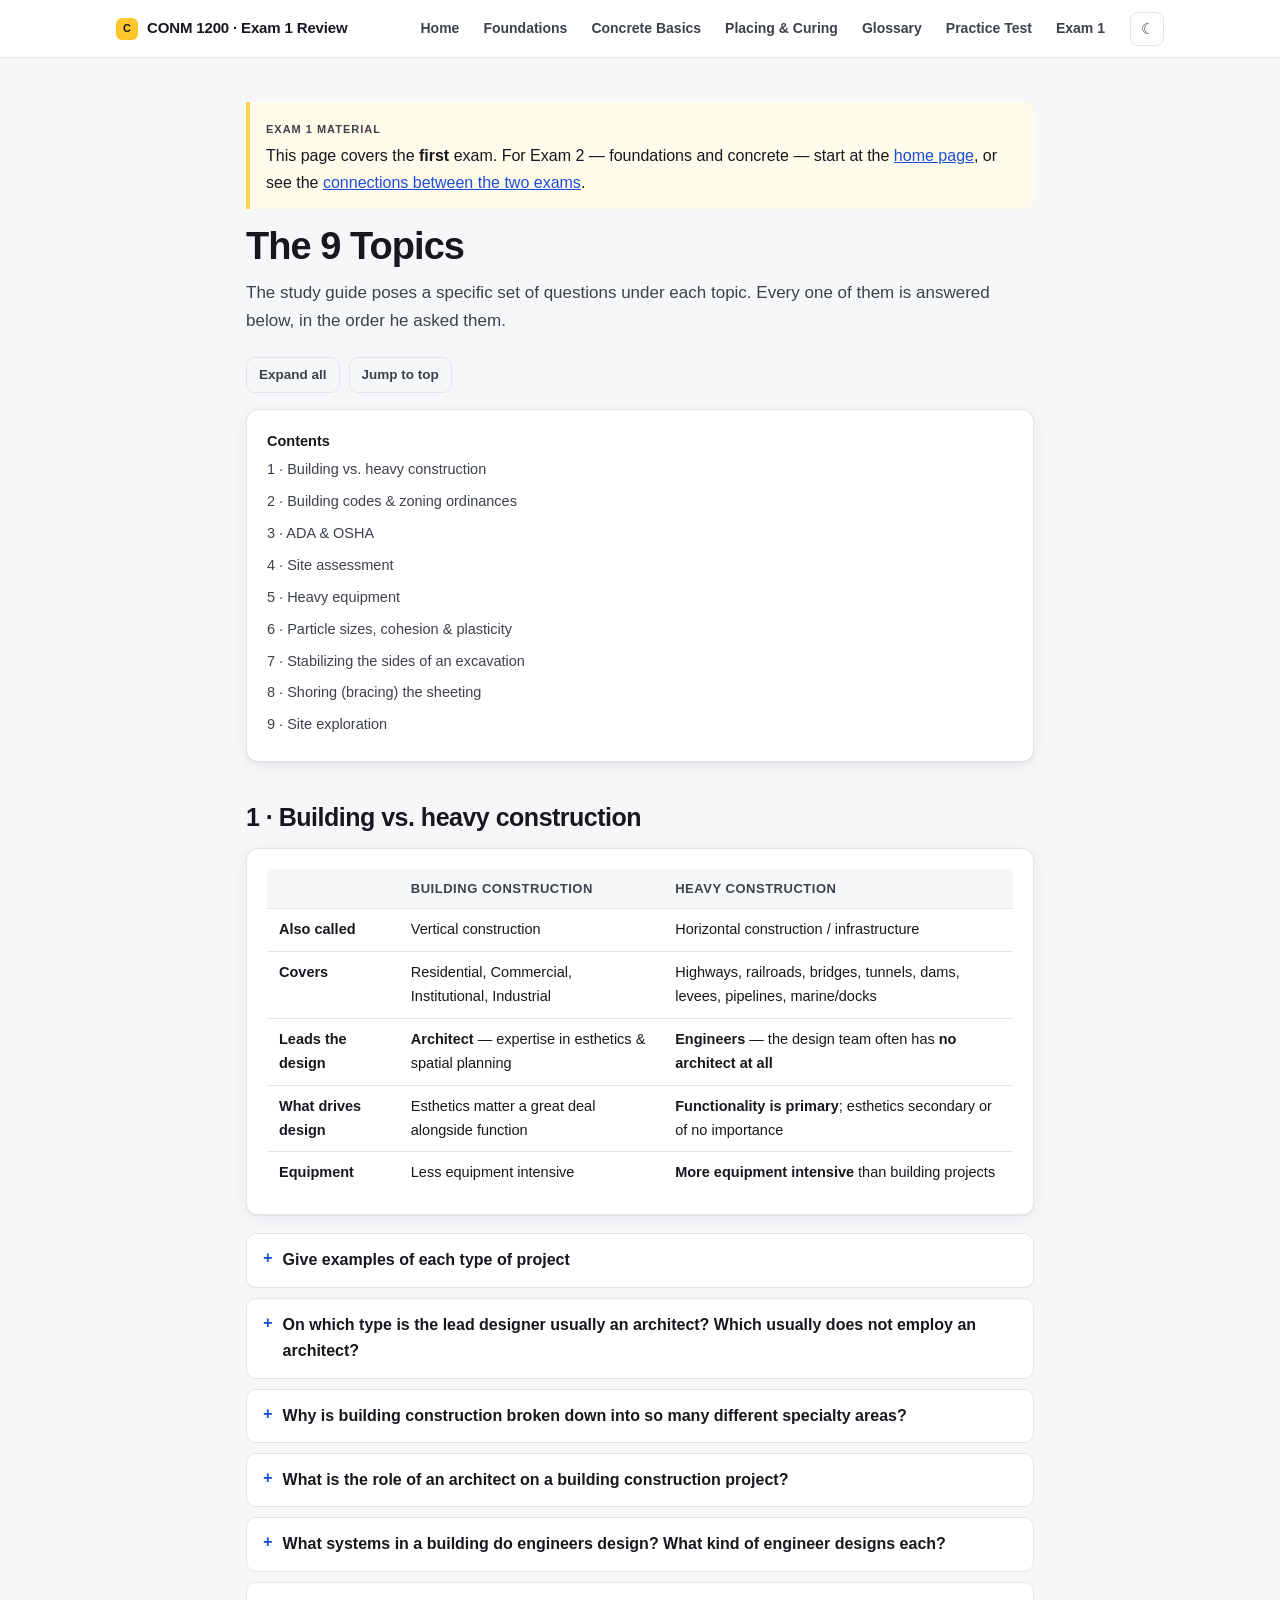
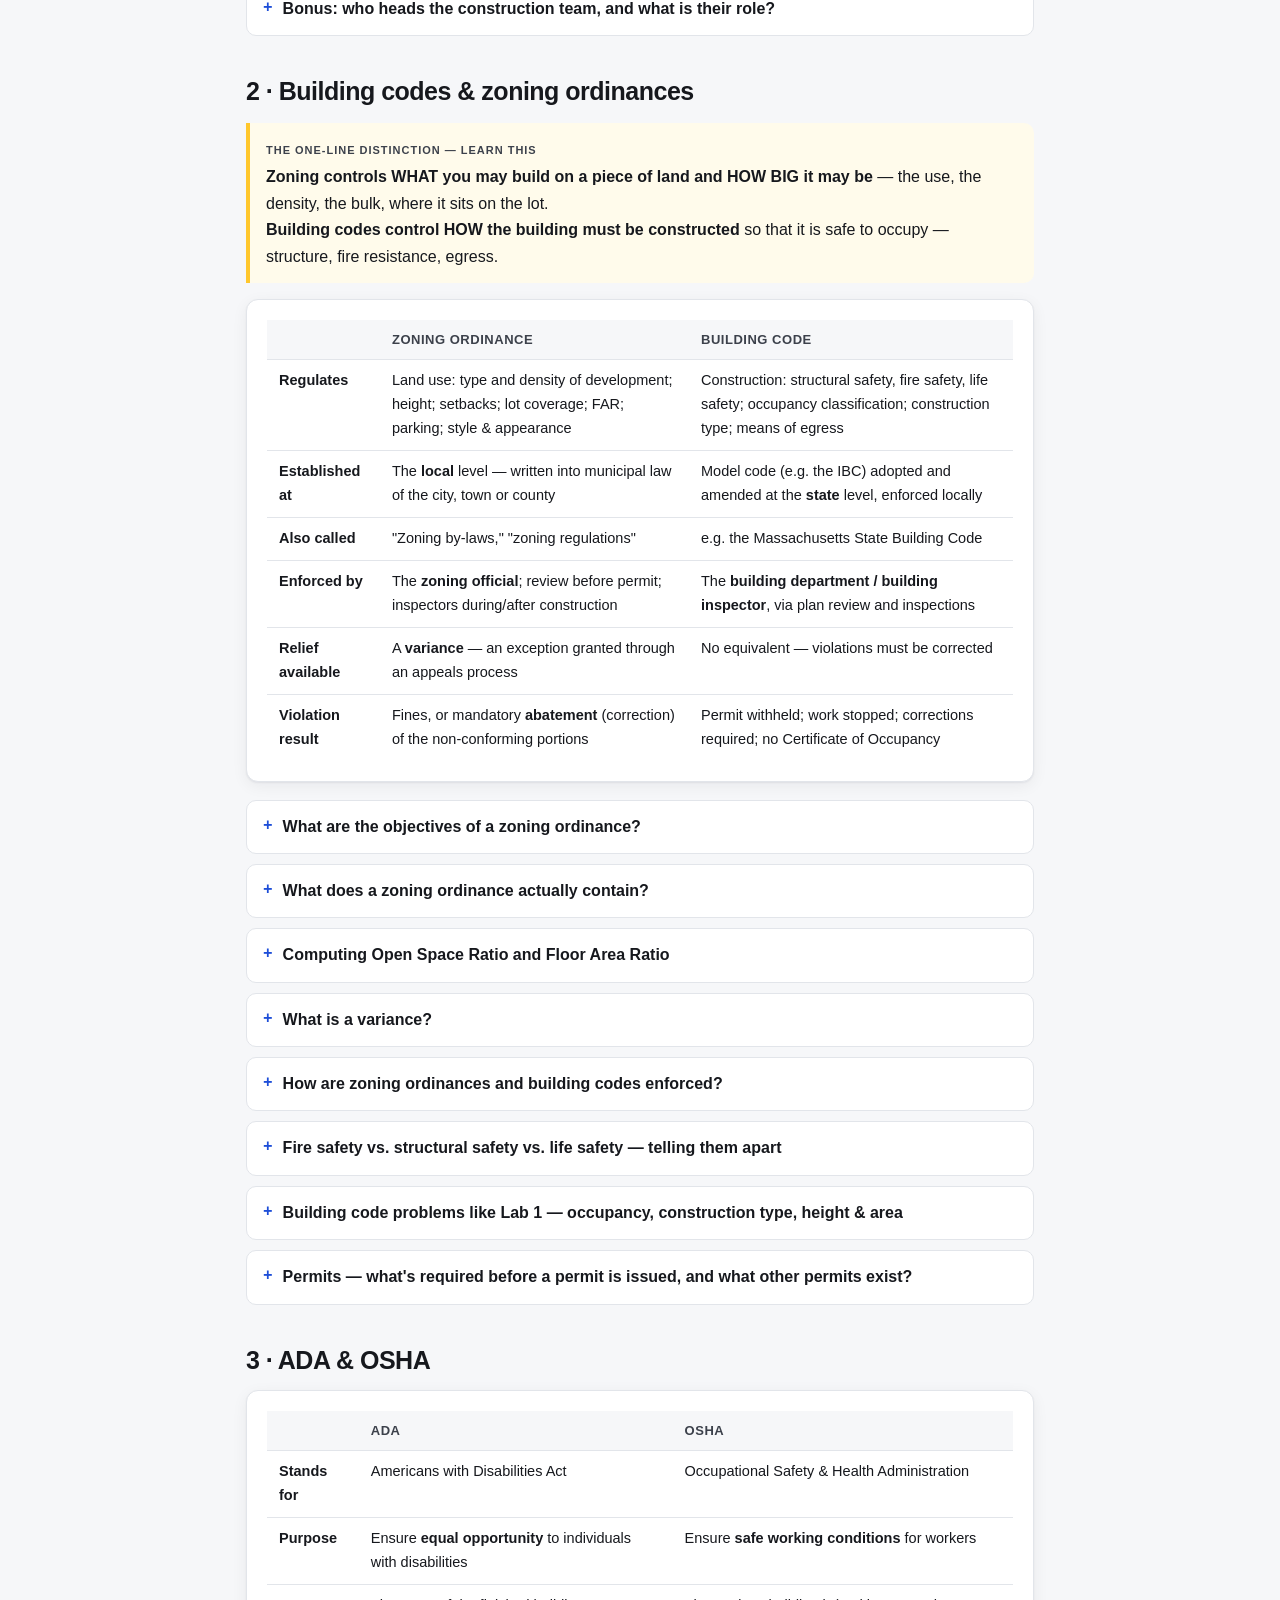
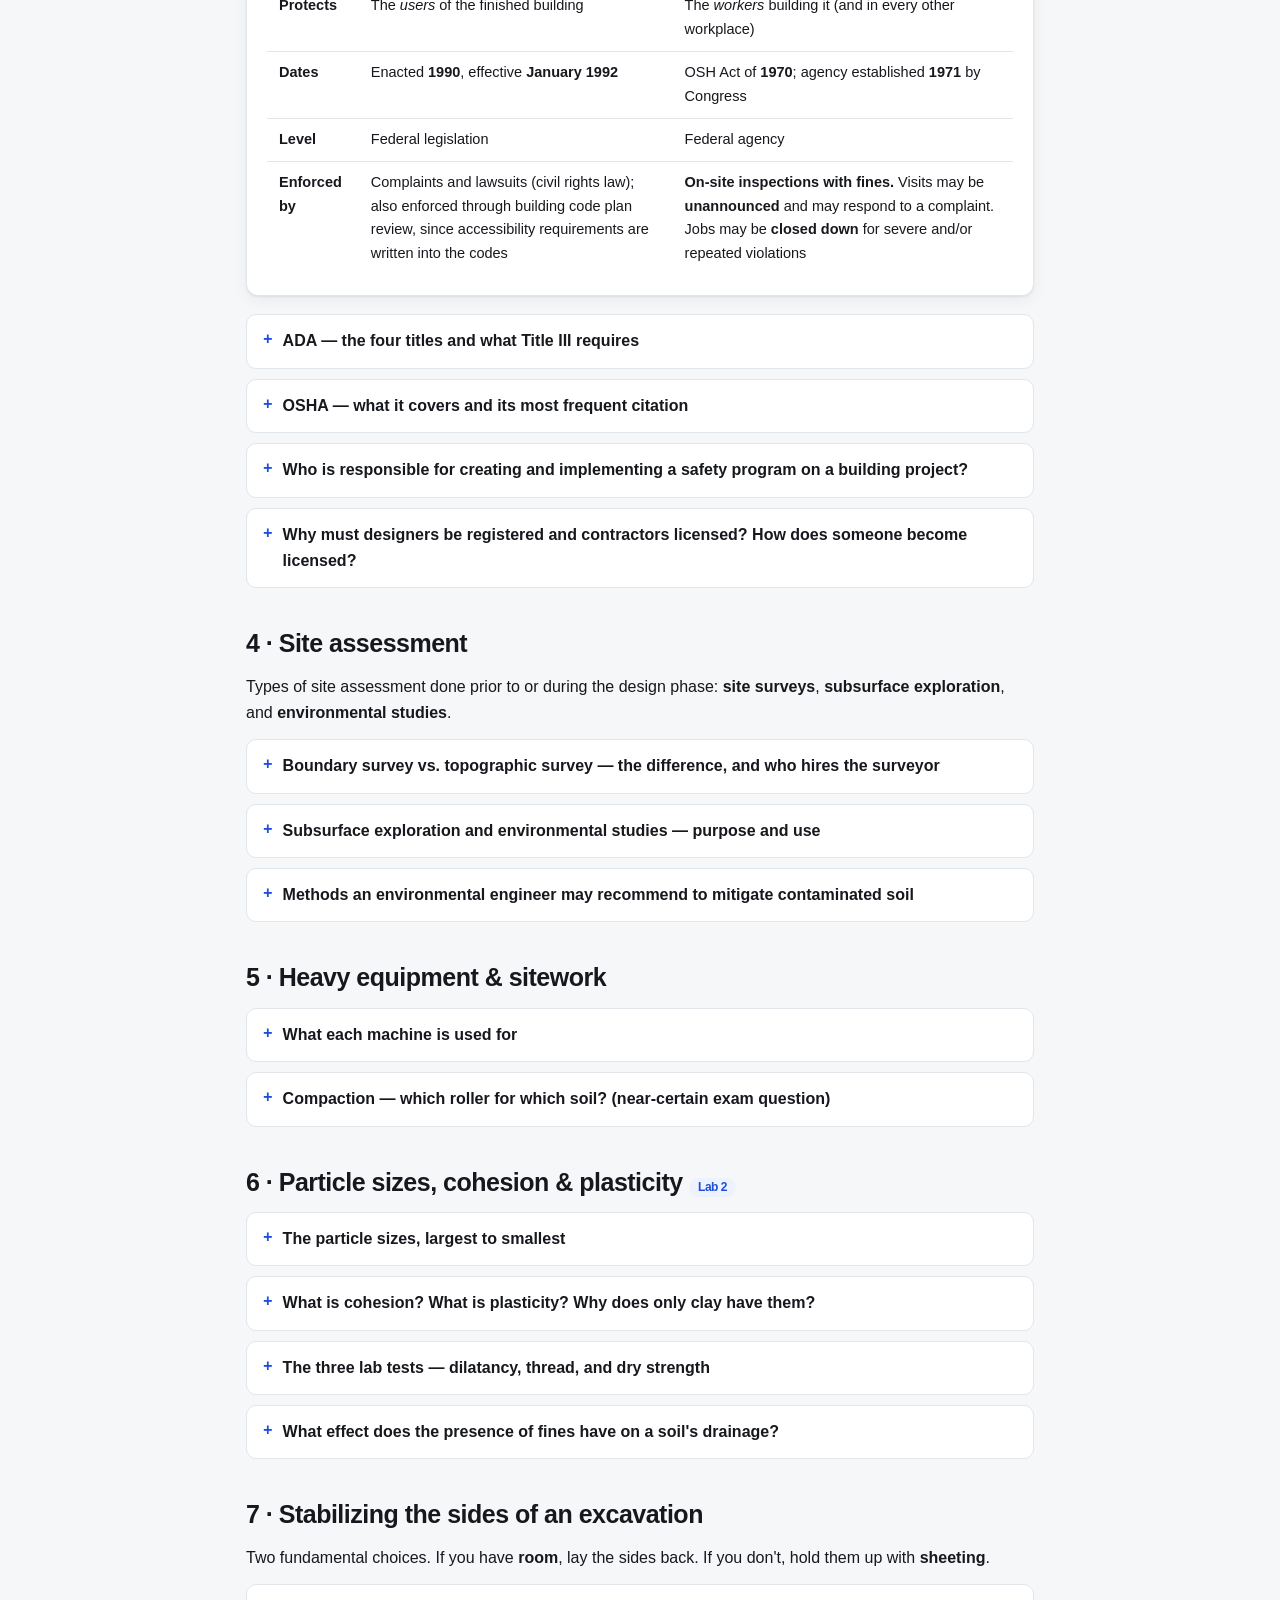
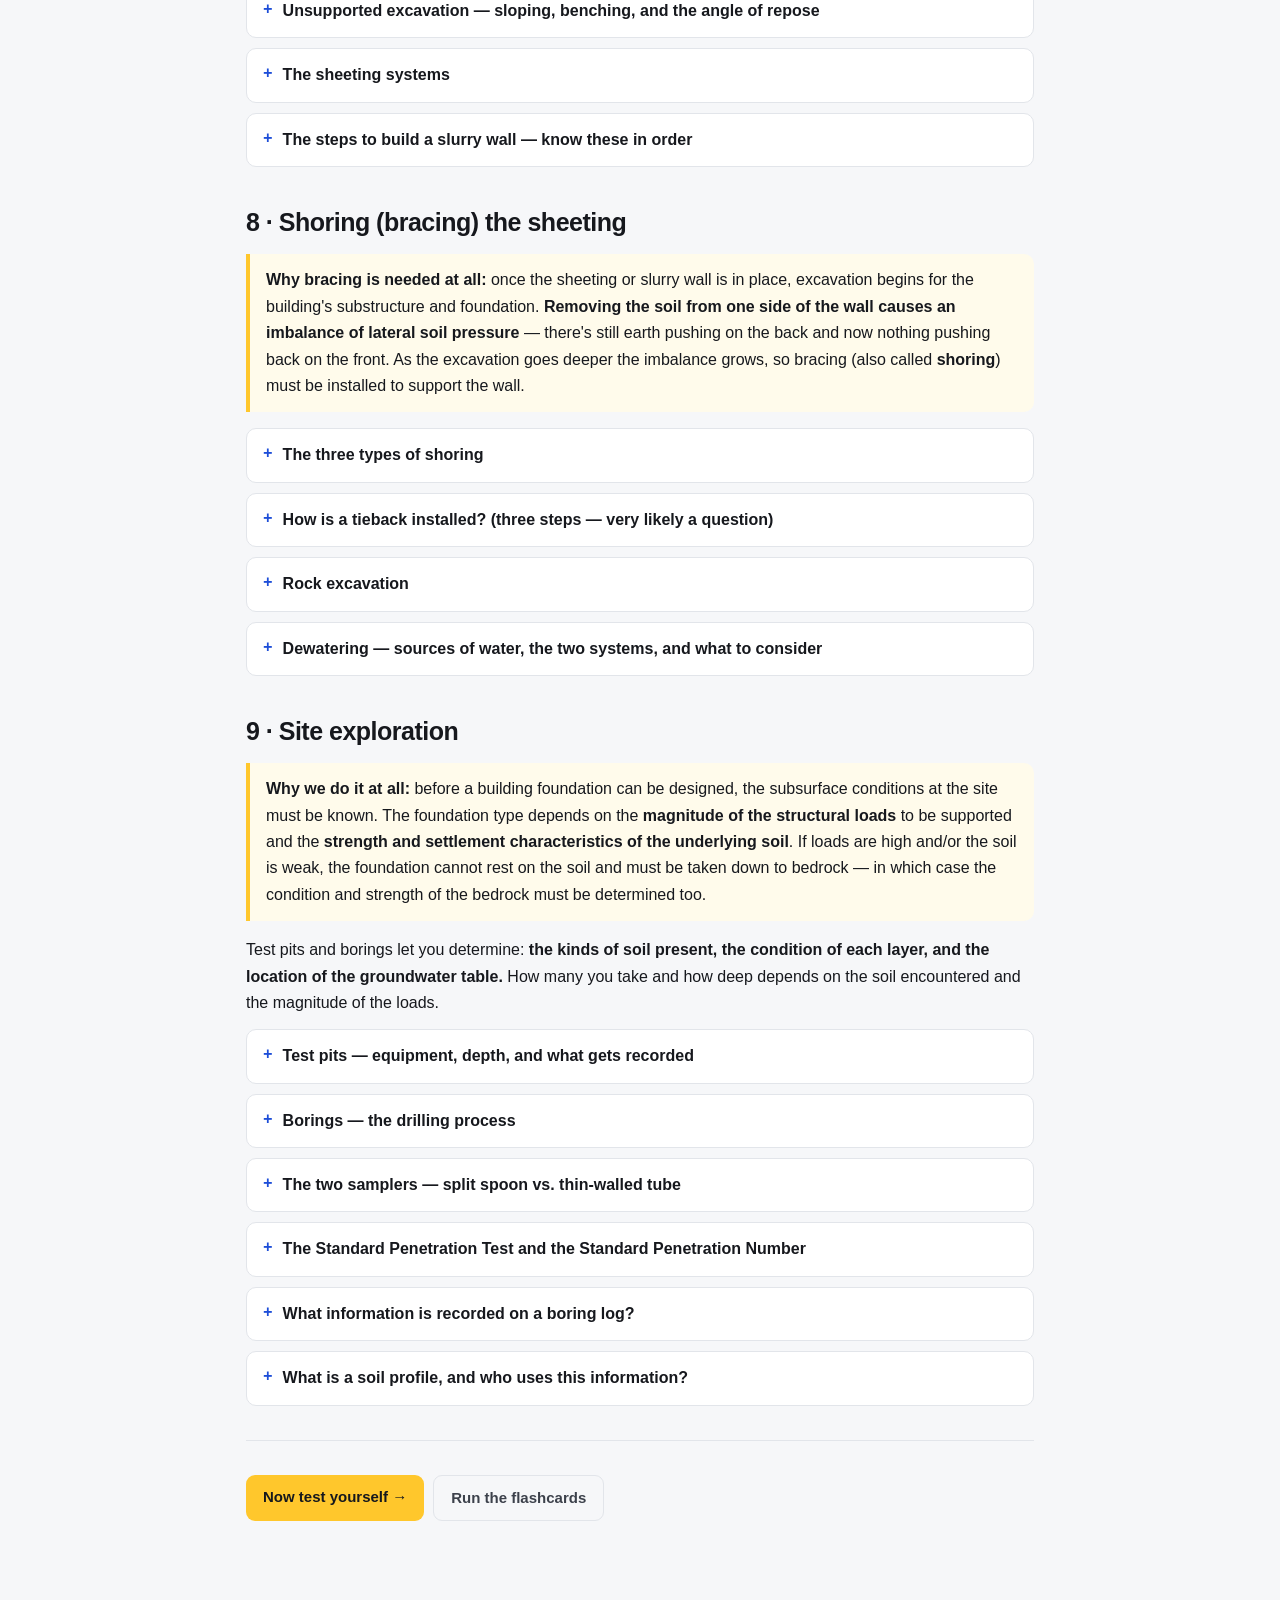
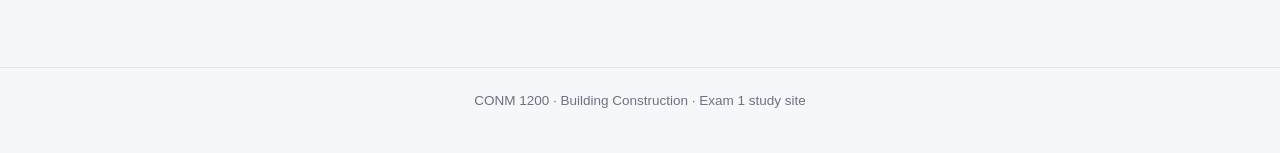
<file: topics_2.html>
<!DOCTYPE html>
<html lang="en">
<head>
<meta charset="utf-8">
<meta name="viewport" content="width=device-width, initial-scale=1">
<title>The 9 Topics — CONM 1200 Exam 1</title>
<meta name="description" content="Every question from the CONM 1200 Exam 1 study guide, answered from the lecture slides and lab handouts.">
<link rel="stylesheet" href="style.css">
<link rel="icon" href="data:image/svg+xml,<svg xmlns='http://www.w3.org/2000/svg' viewBox='0 0 100 100'><text y='.9em' font-size='90'>🏗️</text></svg>">
</head>
<body>

<header class="topbar">
  <div class="topbar-inner">
    <a class="brand" href="review.html"><span class="dot">C</span> CONM 1200 · Exam 1 Review</a>
    <nav class="main">
      <a href="index.html" data-short="Home">Home</a>
      <a href="foundations.html" data-short="Found.">Foundations</a>
      <a href="concrete.html" data-short="Concrete">Concrete Basics</a>
      <a href="placing.html" data-short="Placing">Placing &amp; Curing</a>
      <a href="glossary.html" data-short="Terms">Glossary</a>
      <a href="quiz.html" data-short="Test">Practice Test</a>
      <a href="review.html" data-short="Exam 1">Exam 1</a>
    </nav>
    <button class="theme-btn" title="Toggle light/dark">☾</button>
  </div>
</header>

<main class="wrap narrow">

  
  <div class="callout"><span class="tag">Exam 1 material</span><p>This page covers the <strong>first</strong> exam. For Exam 2 — foundations and concrete — start at the <a href="index.html">home page</a>, or see the <a href="review.html">connections between the two exams</a>.</p></div>
<h1>The 9 Topics</h1>
  <p class="lede">The study guide poses a specific set of questions under each topic. Every one of them is answered below, in the order he asked them.</p>

  <div class="btnrow">
    <button class="btn ghost sm" data-toggle-all data-state="closed">Expand all</button>
    <a class="btn ghost sm" href="#t1">Jump to top</a>
  </div>

  <div class="card toc">
    <strong>Contents</strong>
    <a href="#t1">1 · Building vs. heavy construction</a>
    <a href="#t2">2 · Building codes &amp; zoning ordinances</a>
    <a href="#t3">3 · ADA &amp; OSHA</a>
    <a href="#t4">4 · Site assessment</a>
    <a href="#t5">5 · Heavy equipment</a>
    <a href="#t6">6 · Particle sizes, cohesion &amp; plasticity</a>
    <a href="#t7">7 · Stabilizing the sides of an excavation</a>
    <a href="#t8">8 · Shoring (bracing) the sheeting</a>
    <a href="#t9">9 · Site exploration</a>
  </div>

  <!-- ============ TOPIC 1 ============ -->
  <h2 id="t1">1 · Building vs. heavy construction</h2>

  <div class="card">
    <div class="tablewrap">
      <table>
        <thead><tr><th></th><th>Building construction</th><th>Heavy construction</th></tr></thead>
        <tbody>
          <tr><td><strong>Also called</strong></td><td>Vertical construction</td><td>Horizontal construction / infrastructure</td></tr>
          <tr><td><strong>Covers</strong></td><td>Residential, Commercial, Institutional, Industrial</td><td>Highways, railroads, bridges, tunnels, dams, levees, pipelines, marine/docks</td></tr>
          <tr><td><strong>Leads the design</strong></td><td><strong>Architect</strong> — expertise in esthetics &amp; spatial planning</td><td><strong>Engineers</strong> — the design team often has <strong>no architect at all</strong></td></tr>
          <tr><td><strong>What drives design</strong></td><td>Esthetics matter a great deal alongside function</td><td><strong>Functionality is primary</strong>; esthetics secondary or of no importance</td></tr>
          <tr><td><strong>Equipment</strong></td><td>Less equipment intensive</td><td><strong>More equipment intensive</strong> than building projects</td></tr>
        </tbody>
      </table>
    </div>
  </div>

  <details class="qa"><summary>Give examples of each type of project</summary>
  <div class="body">
    <p>These are the exact examples from the Week 1 slides.</p>
    <h4>Building (vertical)</h4>
    <ul>
      <li><strong>Residential</strong> — single-family homes, multi-family housing, affordable housing developments, senior living facilities, renovations and additions</li>
      <li><strong>Commercial</strong> — office buildings, retail construction, hospitality projects, transportation infrastructure</li>
      <li><strong>Institutional</strong> — educational facilities, healthcare &amp; medical facilities, religious and cultural buildings, government buildings, correctional facilities</li>
      <li><strong>Industrial</strong> — manufacturing facilities, warehouse &amp; distribution centers, power generation facilities, water and wastewater treatment plants, heavy manufacturing and fabrication plants</li>
    </ul>
    <h4>Heavy (horizontal / infrastructure)</h4>
    <ul>
      <li>Highways and railroads · Bridges and tunnels · Dams and levees · Pipelines · Marine work and docks</li>
      <li>Slide examples: the <strong>Tobin Bridge</strong> and the <strong>Zakim Bridge</strong>; highways; gas pipelines</li>
    </ul>
    <div class="callout key">
      <p>The study guide's examples map cleanly: <strong>office buildings and schools → building construction</strong>; <strong>dams and bridges → heavy construction</strong>.</p>
    </div>
  </div></details>

  <details class="qa"><summary>On which type is the lead designer usually an architect? Which usually does not employ an architect?</summary>
  <div class="body">
    <p><strong>Building projects</strong> — the architect usually heads the design team, because of their expertise in esthetics and spatial planning.</p>
    <p><strong>Heavy projects</strong> — the design team <em>often does not include an architect</em>, because functionality is of primary importance and esthetics is often secondary or of no importance. (There are some exceptions — a signature bridge, for instance.)</p>
  </div></details>

  <details class="qa"><summary>Why is building construction broken down into so many different specialty areas?</summary>
  <div class="body">
    <p>Because a building isn't one thing — it's a stack of many different systems, each built from different materials by different trades, each requiring its own specialized knowledge, tools, licensing and experience. Think about what's in one building: foundations, structural frame, envelope, roofing, plumbing, electrical, HVAC, fire suppression, elevators, finishes. No single contractor is expert in all of it, so the work is divided among a general contractor and <strong>many specialty subcontractors</strong>, each licensed and skilled in their own area. That specialization is what makes the quality and safety of each system achievable.</p>
  </div></details>

  <details class="qa"><summary>What is the role of an architect on a building construction project?</summary>
  <div class="body">
    <p>Three things, straight off the slide:</p>
    <ol>
      <li><strong>Provide an overall design</strong> that meets the owner's needs, stays within the owner's budget, and is esthetically pleasing, functional and safe.</li>
      <li><strong>Provide plans and specifications</strong> from which the building can be built.</li>
      <li><strong>Check for compliance</strong> with those plans and specs during construction.</li>
    </ol>
    <p>The architect also heads the design team, which includes engineers, landscape architects and interior designers.</p>
  </div></details>

  <details class="qa"><summary>What systems in a building do engineers design? What kind of engineer designs each?</summary>
  <div class="body">
    <p>The slide lists seven systems. The engineer discipline for each follows logically:</p>
    <div class="tablewrap">
      <table>
        <thead><tr><th>System</th><th>Designed by</th></tr></thead>
        <tbody>
          <tr><td><strong>Foundation</strong></td><td>Structural engineer, working from the geotechnical (soils) engineer's report</td></tr>
          <tr><td><strong>Structural frame</strong></td><td>Structural engineer</td></tr>
          <tr><td><strong>Site drainage &amp; retaining walls</strong></td><td>Civil engineer (with geotechnical input on retaining walls)</td></tr>
          <tr><td><strong>Electrical</strong></td><td>Electrical engineer</td></tr>
          <tr><td><strong>Mechanical</strong> (HVAC)</td><td>Mechanical engineer</td></tr>
          <tr><td><strong>Plumbing</strong></td><td>Plumbing engineer (often within the mechanical discipline — "MEP")</td></tr>
          <tr><td><strong>Fire suppression</strong></td><td>Fire protection engineer</td></tr>
        </tbody>
      </table>
    </div>
    <p>An <strong>environmental engineer</strong> gets involved when the site is contaminated (see Topic 4), and a <strong>geotechnical engineer</strong> interprets the borings and recommends the foundation type (see Topic 9).</p>
  </div></details>

  <details class="qa"><summary>Bonus: who heads the construction team, and what is their role?</summary>
  <div class="body">
    <p>The <strong>Construction Manager (CM)</strong>, because of expertise in managing <strong>budgets</strong>, creating and monitoring <strong>schedules</strong>, and <strong>coordinating construction activities</strong>.</p>
    <p>The CM's role is to ensure the project is delivered <strong>on time and within budget</strong>, and that all work is done <strong>safely and according to the plans and specs</strong>.</p>
    <p>A general contractor and many subcontractors are employed to actually build the project. On some projects <strong>the general contractor acts as the CM</strong>.</p>
  </div></details>

  <!-- ============ TOPIC 2 ============ -->
  <h2 id="t2">2 · Building codes &amp; zoning ordinances</h2>

  <div class="callout key">
    <span class="tag">The one-line distinction — learn this</span>
    <p><strong>Zoning controls WHAT you may build on a piece of land and HOW BIG it may be</strong> — the use, the density, the bulk, where it sits on the lot.<br>
    <strong>Building codes control HOW the building must be constructed</strong> so that it is safe to occupy — structure, fire resistance, egress.</p>
  </div>

  <div class="card">
    <div class="tablewrap">
      <table>
        <thead><tr><th></th><th>Zoning ordinance</th><th>Building code</th></tr></thead>
        <tbody>
          <tr><td><strong>Regulates</strong></td><td>Land use: type and density of development; height; setbacks; lot coverage; FAR; parking; style &amp; appearance</td><td>Construction: structural safety, fire safety, life safety; occupancy classification; construction type; means of egress</td></tr>
          <tr><td><strong>Established at</strong></td><td>The <strong>local</strong> level — written into municipal law of the city, town or county</td><td>Model code (e.g. the IBC) adopted and amended at the <strong>state</strong> level, enforced locally</td></tr>
          <tr><td><strong>Also called</strong></td><td>"Zoning by-laws," "zoning regulations"</td><td>e.g. the Massachusetts State Building Code</td></tr>
          <tr><td><strong>Enforced by</strong></td><td>The <strong>zoning official</strong>; review before permit; inspectors during/after construction</td><td>The <strong>building department / building inspector</strong>, via plan review and inspections</td></tr>
          <tr><td><strong>Relief available</strong></td><td>A <strong>variance</strong> — an exception granted through an appeals process</td><td>No equivalent — violations must be corrected</td></tr>
          <tr><td><strong>Violation result</strong></td><td>Fines, or mandatory <strong>abatement</strong> (correction) of the non-conforming portions</td><td>Permit withheld; work stopped; corrections required; no Certificate of Occupancy</td></tr>
        </tbody>
      </table>
    </div>
  </div>

  <details class="qa"><summary>What are the objectives of a zoning ordinance?</summary>
  <div class="body">
    <ul>
      <li>Serve as a key component in the implementation of a <strong>master plan</strong> to control future development within a city or town.</li>
      <li>Regulate land use to control <strong>the type of development</strong> and <strong>the density of development</strong>.</li>
      <li><strong>Preserve historic neighborhoods</strong> and provide limitations on building appearance — height, style, materials, colors.</li>
    </ul>
    <p>The McDonald's example from the slides makes this concrete: the prototypical red-and-yellow McDonald's versus the one in Lexington, MA, which has a peaked roof, muted colors and a cupola — because Lexington's zoning restricts appearance.</p>
  </div></details>

  <details class="qa"><summary>What does a zoning ordinance actually contain?</summary>
  <div class="body">
    <h4>A zoning map</h4>
    <p>Divides the city or town into <strong>districts</strong>. Each district gets a designation related to the uses permitted within it. Examples from the slides:</p>
    <ul>
      <li><strong>R-1</strong> Single family residences</li>
      <li><strong>R-2</strong> Multi-family residences</li>
      <li><strong>B-1</strong> Retail business</li>
      <li><strong>L-1</strong> Light industrial</li>
    </ul>
    <p>The Cambridge zoning map handout is a real example — C-1/C-2 residence districts, BA/BB business districts, IA/IB industry, OS open space, SD special districts, and so on.</p>
    <h4>Written regulations that spell out the details</h4>
    <ul>
      <li>Detailed definition of each type of district and the uses allowed within it</li>
      <li>Overall <strong>height</strong> and/or the number of <strong>stories</strong></li>
      <li><strong>Setback distances</strong> — minimum distances from the building sides to the lot lines (front, side, rear)</li>
      <li><strong>Lot coverage</strong> — percentage of land area covered</li>
      <li><strong>Floor area ratio</strong> — ratio of total floor area to lot area</li>
      <li><strong>Parking requirements</strong> — number of spaces, including those for the handicapped</li>
      <li>Restrictions on <strong>style and appearance</strong></li>
    </ul>
    <div class="callout key">
      <p><strong>Likely exam question:</strong> which three items regulate the <em>density</em> of development? <strong>Setback distances, lot/floor coverage, and Floor Area Ratio.</strong></p>
    </div>
  </div></details>

  <details class="qa"><summary>Computing Open Space Ratio and Floor Area Ratio</summary>
  <div class="body">
    <div class="formula"><b>FAR</b> = Total gross building area ÷ Lot area</div>
    <div class="formula"><b>OSR</b> = Open space ÷ Lot area × 100</div>
    <div class="formula">Open space = Lot area − Building footprint − Parking lot</div>
    <div class="formula"><b>Lot Coverage</b> = (Footprint + Parking) ÷ Lot area × 100 = 100% − OSR</div>
    <p><strong>The Anytown, MA example</strong> — 27,000 sf lot, 4-story condo, 10,000 gross sf per floor, 2,000 sf asphalt parking, floors 10 ft each. Limits: max height 45 ft, max FAR 3.00, min OSR 50%.</p>
    <ul>
      <li><strong>Height</strong> = 4 × 10 ft = <strong>40 ft</strong> &lt; 45 ft ✓ OK</li>
      <li><strong>FAR</strong> = (4 × 10,000) ÷ 27,000 = 40,000 ÷ 27,000 = <strong>1.48</strong> &lt; 3.00 ✓ OK</li>
      <li><strong>Open space</strong> = 27,000 − 10,000 − 2,000 = 15,000 sf</li>
      <li><strong>OSR</strong> = 15,000 ÷ 27,000 × 100 = <strong>56%</strong> &gt; 50% ✓ OK</li>
      <li><strong>Lot coverage</strong> = 12,000 ÷ 27,000 × 100 ≈ <strong>44%</strong> = 100% − 56% ✓</li>
    </ul>
    <p>Setbacks on that lot: front 20 ft, side 15 ft (each side), rear 25 ft — drawn in from each lot line to define the buildable area.</p>
    <div class="callout">
      <span class="tag">Small thing worth knowing</span>
      <p>Slide 30 rounds the lot coverage to 45%; the revised solution sheet gives <strong>44%</strong>, which is what 12,000 ÷ 27,000 actually works out to (44.4%). If you're asked to compute it, do the division and give 44%. The check that always works: <strong>OSR + Lot Coverage = 100%</strong>.</p>
    </div>
    <p>Full practice with worked steps and random problems: <a href="calc.html">Zoning Math page →</a></p>
  </div></details>

  <details class="qa"><summary>What is a variance?</summary>
  <div class="body">
    <p>An <strong>exception</strong> to the zoning regulations, granted to an owner or designer through an <strong>appeals process</strong> when strict application of the ordinance would create a hardship. Typically heard by a zoning board of appeals.</p>
    <p>Example: your lot is unusually shaped and you can't meet the 25 ft rear setback; you apply for a variance to build at 18 ft.</p>
  </div></details>

  <details class="qa"><summary>How are zoning ordinances and building codes enforced?</summary>
  <div class="body">
    <h4>Zoning</h4>
    <ul>
      <li>Each city or town has a <strong>zoning official</strong> responsible for enforcing and interpreting the ordinances.</li>
      <li><strong>Before building permits are issued and construction can begin</strong>, plans are reviewed for compliance. In small cities and towns this review may be done by a <strong>building inspector</strong>.</li>
      <li><strong>During or after construction</strong>, inspectors may be used to check for compliance.</li>
      <li>Violations can result in <strong>fines or mandatory abatement</strong> (correction) of the non-conforming portions of a project.</li>
    </ul>
    <h4>Building codes</h4>
    <ul>
      <li>Enforced through the <strong>building permit process</strong>. Plans are reviewed by an individual from the Building Department (usually an inspector) for compliance with the building code. <strong>Violations must be corrected before a permit is issued.</strong></li>
      <li>Then through <strong>inspections during construction</strong> at defined milestones, and finally the <strong>Certificate of Occupancy</strong>, which is only issued once the finished building complies and may legally be occupied.</li>
    </ul>
  </div></details>

  <details class="qa"><summary>Fire safety vs. structural safety vs. life safety — telling them apart</summary>
  <div class="body">
    <p>The study guide explicitly asks you to recognize the difference. Sort by <em>what the requirement is protecting against</em>:</p>
    <div class="tablewrap">
      <table>
        <thead><tr><th>Category</th><th>Protects against</th><th>Typical code requirements</th></tr></thead>
        <tbody>
          <tr><td><strong>Structural safety</strong></td><td>The building falling down or deflecting excessively</td><td>Design loads (live, dead, snow, wind, seismic); allowable stresses; foundation bearing; material strength; deflection limits</td></tr>
          <tr><td><strong>Fire safety</strong></td><td>Fire starting, spreading, or collapsing the structure</td><td><strong>Fire ratings</strong> of assemblies (hours); fire-resistive construction types; fire separations &amp; firewalls; sprinklers &amp; standpipes; flame-spread ratings of finishes</td></tr>
          <tr><td><strong>Life safety</strong></td><td>People being unable to get out, or being injured in normal use</td><td><strong>Means of egress</strong> — number, width and travel distance to exits; exit signs &amp; emergency lighting; stair and guardrail dimensions; occupant load; alarms &amp; detection; accessibility</td></tr>
        </tbody>
      </table>
    </div>
    <div class="callout tip">
      <p><strong>Quick test:</strong> a 2-hour rated wall = fire safety. Two exits required from this room = life safety. Floor designed for 100 psf live load = structural safety.</p>
    </div>
    <p>Note that these overlap in practice — a fire-rated stair enclosure serves both fire safety and life safety — but on a multiple-choice question, ask what the requirement is fundamentally <em>for</em>.</p>
  </div></details>

  <details class="qa"><summary>Building code problems like Lab 1 — occupancy, construction type, height &amp; area</summary>
  <div class="body">
    <p>Lab 1 was "Understanding Building Codes," doing exercises using the <strong>International Building Code (IBC)</strong>. The tables will be provided on the exam — what you need is the <em>method</em>. The chain of reasoning in an IBC problem is always the same:</p>
    <ol>
      <li><strong>Determine the occupancy classification</strong> from what the building is used for. The IBC letter groups: <span class="mono">A</span> Assembly, <span class="mono">B</span> Business, <span class="mono">E</span> Educational, <span class="mono">F</span> Factory, <span class="mono">H</span> High hazard, <span class="mono">I</span> Institutional, <span class="mono">M</span> Mercantile, <span class="mono">R</span> Residential, <span class="mono">S</span> Storage, <span class="mono">U</span> Utility. A building with more than one use is a <em>mixed occupancy</em>.</li>
      <li><strong>Determine the type of construction</strong> — Types I through V, describing what the structure is made of and how fire-resistive it is. Type I is the most fire-resistive (noncombustible, highest ratings); Type V is the least (combustible, e.g. wood frame). Each type is subdivided A and B, where A carries <em>higher</em> fire ratings than B.</li>
      <li><strong>Look up the allowable height and area</strong> in the table for that occupancy + construction type combination. The table gives allowable stories, allowable height in feet, and allowable area per floor.</li>
      <li><strong>Apply increases</strong> if permitted — most commonly a large increase for an <strong>automatic sprinkler system</strong>, and sometimes a frontage increase for open perimeter.</li>
      <li><strong>Compare</strong> the proposed building against the allowable. If it exceeds, you must upgrade the construction type, add sprinklers, or divide the building with firewalls.</li>
      <li><strong>Check the fire-resistance rating table</strong> for the required rating (in hours) of each element — structural frame, exterior and interior bearing walls, floor construction, roof construction — for that construction type.</li>
      <li><strong>Check means of egress</strong> — occupant load, number of exits required, exit width, and maximum travel distance.</li>
    </ol>
    <div class="callout key">
      <p><strong>The relationship to remember:</strong> a <em>more</em> fire-resistive construction type lets you build <em>taller and bigger</em>. Adding sprinklers also lets you build taller and bigger. Higher-hazard occupancies are allowed <em>less</em> height and area.</p>
    </div>
  </div></details>

  <details class="qa"><summary>Permits — what's required before a permit is issued, and what other permits exist?</summary>
  <div class="body">
    <h4>Before a building permit is issued</h4>
    <ul>
      <li>An <strong>application</strong> is filed, along with <strong>drawings stamped by the designers</strong> (architects and engineers). The stamp is why professional registration matters.</li>
      <li>The application is <strong>usually made by the general contractor on behalf of the owner</strong>.</li>
      <li>Plans are <strong>reviewed by the Building Department</strong> (usually an inspector) for compliance with the building code. <strong>Violations must be corrected before the permit is issued.</strong></li>
      <li>A check for compliance with <strong>zoning regulations</strong> is usually made at this time as well.</li>
      <li>The general contractor must also typically hold the appropriate <strong>license</strong> (in Massachusetts, a Construction Supervisor's License) to pull the permit.</li>
    </ul>
    <h4>Separate trade permits</h4>
    <p>Required for <strong>plumbing, electrical and gas</strong> services. These are secured on behalf of the owner by <strong>licensed tradespeople</strong> — the licensed plumber pulls the plumbing permit, the licensed electrician the electrical permit.</p>
    <h4>Other permits (examples from the slides)</h4>
    <ul>
      <li><strong>Blasting</strong></li>
      <li><strong>Demolition</strong></li>
      <li><strong>Asbestos removal</strong></li>
      <li><strong>Connection to water &amp; sewer mains</strong></li>
      <li><strong>Lane closure</strong></li>
    </ul>
    <p>These exist largely to ensure work is being done by qualified people, to safeguard the public. <strong>Each permit has a fee.</strong></p>
  </div></details>

  <!-- ============ TOPIC 3 ============ -->
  <h2 id="t3">3 · ADA &amp; OSHA</h2>

  <div class="card">
    <div class="tablewrap">
      <table>
        <thead><tr><th></th><th>ADA</th><th>OSHA</th></tr></thead>
        <tbody>
          <tr><td><strong>Stands for</strong></td><td>Americans with Disabilities Act</td><td>Occupational Safety &amp; Health Administration</td></tr>
          <tr><td><strong>Purpose</strong></td><td>Ensure <strong>equal opportunity</strong> to individuals with disabilities</td><td>Ensure <strong>safe working conditions</strong> for workers</td></tr>
          <tr><td><strong>Protects</strong></td><td>The <em>users</em> of the finished building</td><td>The <em>workers</em> building it (and in every other workplace)</td></tr>
          <tr><td><strong>Dates</strong></td><td>Enacted <strong>1990</strong>, effective <strong>January 1992</strong></td><td>OSH Act of <strong>1970</strong>; agency established <strong>1971</strong> by Congress</td></tr>
          <tr><td><strong>Level</strong></td><td>Federal legislation</td><td>Federal agency</td></tr>
          <tr><td><strong>Enforced by</strong></td><td>Complaints and lawsuits (civil rights law); also enforced through building code plan review, since accessibility requirements are written into the codes</td><td><strong>On-site inspections with fines.</strong> Visits may be <strong>unannounced</strong> and may respond to a complaint. Jobs may be <strong>closed down</strong> for severe and/or repeated violations</td></tr>
        </tbody>
      </table>
    </div>
  </div>

  <details class="qa"><summary>ADA — the four titles and what Title III requires</summary>
  <div class="body">
    <p><strong>Part of the act mandates that buildings be accessible to the handicapped.</strong> ADA contains four major components:</p>
    <div class="tablewrap">
      <table>
        <thead><tr><th>Title</th><th>Covers</th></tr></thead>
        <tbody>
          <tr><td><strong>Title I</strong></td><td>Employment discrimination</td></tr>
          <tr><td><strong>Title II</strong></td><td>Accessibility in public transportation systems</td></tr>
          <tr><td><strong>Title III</strong></td><td><strong>Accessibility in buildings</strong> — greatest impact on the design of building projects</td></tr>
          <tr><td><strong>Title IV</strong></td><td>Accessibility in telecommunication systems</td></tr>
        </tbody>
      </table>
    </div>
    <p><strong>Most new construction and alteration projects must comply.</strong> Some projects are <strong>exempt</strong>:</p>
    <ul>
      <li>Single &amp; multifamily dwellings</li>
      <li>Buildings funded by religious organizations</li>
    </ul>
    <h4>Title III requirements relate mostly to the design of:</h4>
    <ul>
      <li>Sidewalks &amp; ramps</li>
      <li>Entrances to buildings &amp; corridors</li>
      <li>Elevators</li>
      <li>Door widths &amp; hardware</li>
      <li>Toilet facilities &amp; drinking fountains</li>
    </ul>
    <h4>Example requirements — memorize these numbers</h4>
    <ul>
      <li><strong>1 parking space for the disabled for every 25 regular spaces</strong></li>
      <li>Those spaces must be at least <strong>8 feet wide</strong></li>
      <li>Maximum slope of a ramp to a building entrance is <strong>1:12</strong> — 1 inch of rise per 12 inches of run</li>
      <li>Ramps longer than <strong>6 feet</strong> must have <strong>handrails on both sides</strong></li>
      <li>Doorways and pathways in bathrooms must be at least <strong>36 inches wide</strong> to accommodate wheelchair users</li>
    </ul>
  </div></details>

  <details class="qa"><summary>OSHA — what it covers and its most frequent citation</summary>
  <div class="body">
    <p><strong>OSHA regulations cover all work environments, not just construction sites.</strong></p>
    <h4>Regulations cover:</h4>
    <ul>
      <li>Personal protective and life saving equipment (<strong>PPE</strong>)</li>
      <li>Tool and equipment safety</li>
      <li>Fire protection &amp; prevention</li>
      <li>Materials storage, use and disposal</li>
      <li>Signs, signals &amp; barricades</li>
    </ul>
    <h4>The fall statistics from the slide</h4>
    <ul>
      <li><strong>Most frequent citations — Fall Protection.</strong></li>
      <li>Falls are the leading cause of death among construction workers.</li>
      <li>350 construction workers suffered a fatal fall in 2015; more than 1 in 3 of those falls were from just <strong>15 feet or less</strong>; almost 1 in 4 were from ladders.</li>
    </ul>
    <div class="callout key">
      <p>If you remember one OSHA fact for a fill-in: <strong>fall protection is the most frequently cited violation.</strong></p>
    </div>
  </div></details>

  <details class="qa"><summary>Who is responsible for creating and implementing a safety program on a building project?</summary>
  <div class="body">
    <p>The <strong>general contractor</strong>. As the party controlling the site, the GC creates and implements the overall site safety program — site-specific safety plan, toolbox talks, orientations, PPE enforcement, fall protection plans, and coordination of all trades.</p>
    <p>Each <strong>subcontractor</strong> remains responsible for the safety of its own employees and for complying with the GC's program. The <strong>owner</strong> and <strong>CM</strong> set safety expectations contractually. But the question "who is responsible for creating and implementing the safety program" → <strong>the general contractor</strong>.</p>
  </div></details>

  <details class="qa"><summary>Why must designers be registered and contractors licensed? How does someone become licensed?</summary>
  <div class="body">
    <p>The slide's heading says it: <strong>"Other Safeguards For The Public."</strong> Licensing and registration is required of many project participants <strong>to ensure a minimum level of competency and experience</strong> — so that the public can rely on the safety of what gets designed and built.</p>
    <ul>
      <li><strong>Registration of architects &amp; engineers</strong> — this is why permit drawings must be <em>stamped</em>. The stamp is the registered professional taking legal responsibility for the design.</li>
      <li><strong>Licensing of contractors, subcontractors and inspectors.</strong> Massachusetts examples from the slide: Construction Supervisor's License, Plumber's License, Electrician's License, ACI Concrete Inspector's License, Massachusetts Hoisting Engineer, and others.</li>
    </ul>
    <h4>What it takes to become licensed as a plumber or electrician</h4>
    <p>A combination of three things:</p>
    <ol>
      <li><strong>Education</strong> in the form of training</li>
      <li>A <strong>minimum number of hours of on-the-job experience</strong></li>
      <li><strong>Passing an exam</strong></li>
    </ol>
    <div class="callout tip">
      <p>The study guide says explicitly: <em>"you don't need to know specifically how many hours of training or on the job experience."</em> Just know the three ingredients.</p>
    </div>
    <p>The Massachusetts <strong>Hoisting Engineer</strong> license is graded by machine class — Class 1 Hoisting (derricks, lattice cranes, telescoping booms, forklifts), Class 2 Excavating (excavators, backhoes, front-end loaders), Class 3 Tower/Electric/Air, Class 4 Specialty (drill rigs, concrete pumps, catch basin cleaners, sign hangers, mowers).</p>
  </div></details>

  <!-- ============ TOPIC 4 ============ -->
  <h2 id="t4">4 · Site assessment</h2>

  <p>Types of site assessment done prior to or during the design phase: <strong>site surveys</strong>, <strong>subsurface exploration</strong>, and <strong>environmental studies</strong>.</p>

  <details class="qa"><summary>Boundary survey vs. topographic survey — the difference, and who hires the surveyor</summary>
  <div class="body">
    <div class="tablewrap">
      <table>
        <thead><tr><th></th><th>Boundary survey</th><th>Topographic survey</th></tr></thead>
        <tbody>
          <tr><td><strong>Establishes</strong></td><td>The <strong>property lines and corners</strong> of the lot — the horizontal extent of what you own</td><td>The <strong>existing elevations and contours</strong> of the land, plus existing physical features</td></tr>
          <tr><td><strong>Answers</strong></td><td>"Where does my land end?"</td><td>"What shape is my land, and what's on it?"</td></tr>
          <tr><td><strong>Shows</strong></td><td>Lot lines, corners, bearings and distances, easements, abutters</td><td>Contour lines, spot elevations, trees, existing structures, utilities, pavement, water features</td></tr>
          <tr><td><strong>Used by the architect to</strong></td><td><strong>Locate the proposed building on the site</strong> and <strong>maintain the proper setbacks required by zoning</strong></td><td>Design site grading and drainage, set finish floor elevation, compute cut &amp; fill, locate utility connections</td></tr>
        </tbody>
      </table>
    </div>
    <h4>Who hires the surveyor?</h4>
    <p>The <strong>owner</strong> hires the (licensed/registered professional land) surveyor. The survey is a piece of information about the owner's property that the design team needs in order to start designing — so it is procured by the owner and provided to the architect. The architect <em>requires</em> the survey, but the owner engages it.</p>
  </div></details>

  <details class="qa"><summary>Subsurface exploration and environmental studies — purpose and use</summary>
  <div class="body">
    <h4>Subsurface exploration (covered fully in Topic 9)</h4>
    <p><strong>Purpose:</strong> determine what's under the ground before a foundation can be designed — the kinds of soil present and the condition of each layer, the location of the groundwater table, and the depth to bedrock. <strong>Used by:</strong> the geotechnical engineer, to recommend a foundation type and allowable bearing pressure; then the structural engineer to design the foundation; and the contractor to price excavation, dewatering, shoring and rock removal.</p>
    <h4>Environmental studies</h4>
    <p><strong>Purpose:</strong> identify contamination, wetlands, protected habitat, hazardous materials in existing structures (asbestos, lead), and any regulatory constraints on developing the site. <strong>Used to:</strong> determine whether the site can be developed at all, what remediation will cost, what permits are needed, and what liability the owner is taking on.</p>
    <p>A <strong>brownfield</strong> is a previously developed site whose redevelopment is complicated by real or perceived contamination — old industrial land, former gas stations, rail yards.</p>
  </div></details>

  <details class="qa"><summary>Methods an environmental engineer may recommend to mitigate contaminated soil</summary>
  <div class="body">
    <p>The two from the vocabulary list are the two to know cold:</p>
    <ul>
      <li><strong>Bioremediation</strong> — using living microorganisms (bacteria, fungi) to biologically break down and consume contaminants in the soil, converting them into harmless byproducts. Can be done in place or in treatment cells on site.</li>
      <li><strong>Phytoremediation</strong> — using <em>plants</em> to clean the soil. The plants take up contaminants (especially heavy metals) through their roots and store or break them down; the plants are then harvested and disposed of. Slow, but inexpensive and low-impact.</li>
    </ul>
    <p>Other approaches he may mention:</p>
    <ul>
      <li><strong>Excavate and remove</strong> ("dig and haul") — excavate the contaminated soil and truck it to a licensed disposal facility. Fast, certain, and expensive.</li>
      <li><strong>Soil vapor extraction</strong> — pull volatile contaminants out of the soil as vapor through wells.</li>
      <li><strong>Capping / containment</strong> — leave the contamination in place and seal it under an impermeable barrier so it can't migrate or be contacted.</li>
      <li><strong>Soil washing / chemical treatment / thermal treatment</strong> — on-site processing of the soil.</li>
    </ul>
    <div class="callout key">
      <p><strong>Easy matching pair:</strong> bio = <em>bugs</em>, phyto = <em>plants</em>.</p>
    </div>
  </div></details>

  <!-- ============ TOPIC 5 ============ -->
  <h2 id="t5">5 · Heavy equipment &amp; sitework</h2>

  <details class="qa"><summary>What each machine is used for</summary>
  <div class="body">
    <div class="tablewrap">
      <table>
        <thead><tr><th>Equipment</th><th>What it does</th></tr></thead>
        <tbody>
          <tr><td><strong>Bulldozer (dozer)</strong></td><td>A tracked machine with a front blade. <strong>Pushes</strong> material short distances. Clearing and grubbing, stripping topsoil, rough grading, spreading fill, pushing scrapers. Tracks give traction and low ground pressure.</td></tr>
          <tr><td><strong>Excavator</strong> (hydraulic excavator)</td><td>Tracked machine with a boom, stick and bucket that digs <strong>below its own grade</strong> by pulling the bucket toward itself. Mass excavation, trenching, loading trucks. The primary digging machine on a building site.</td></tr>
          <tr><td><strong>Backhoe (backhoe loader)</strong></td><td>Rubber-tired, loader bucket on the front and a backhoe on the rear. Versatile, mobile, smaller. <strong>Digs test pits</strong>, trenches for utilities, small excavation, backfilling.</td></tr>
          <tr><td><strong>Front-end loader</strong></td><td>Scoops, carries and loads material. Loading trucks, moving stockpiles, handling aggregates.</td></tr>
          <tr><td><strong>Scraper</strong></td><td>Cuts, hauls and spreads material over <strong>long distances</strong>. Large-scale earthmoving and site grading.</td></tr>
          <tr><td><strong>Grader (motor grader)</strong></td><td><strong>Fine grading</strong> — finishing subgrade to precise elevation and slope, crowning roads.</td></tr>
          <tr><td><strong>Dump truck</strong></td><td>Hauls excavated material off site and brings fill in.</td></tr>
          <tr><td><strong>Clamshell bucket</strong></td><td>A hinged two-jaw bucket hung from a crane that digs <strong>straight down</strong> in deep, narrow, confined excavations — notably <strong>slurry wall trenches</strong> and caissons.</td></tr>
          <tr><td><strong>Drill rig</strong></td><td>Takes test borings (Topic 9); also drills for caissons and tiebacks.</td></tr>
          <tr><td><strong>Crane</strong></td><td>Lifts — including lowering <strong>reinforcing steel cages</strong> into slurry wall trenches.</td></tr>
        </tbody>
      </table>
    </div>
    <h4>Clearing and grubbing</h4>
    <p>Two different things, and a classic matching pair:</p>
    <ul>
      <li><strong>Clearing</strong> = removing what's <em>above</em> ground — trees, brush, vegetation.</li>
      <li><strong>Grubbing</strong> = removing what's <em>below</em> ground — roots, stumps, buried organic material. Organics must come out because they decompose and cause settlement.</li>
    </ul>
  </div></details>

  <details class="qa"><summary>Compaction — which roller for which soil? (near-certain exam question)</summary>
  <div class="body">
    <div class="callout key">
      <span class="tag">Memorize this pairing</span>
      <p><strong>Granular (cohesionless) soil → VIBRATORY roller.</strong> It compacts by <em>dead weight plus vibration</em>.<br>
      <strong>Cohesive soil → SHEEPSFOOT / PAD roller.</strong> It compacts by <em>dead weight plus a kneading (manipulating) action</em>.</p>
    </div>
    <p><strong>Why it works that way:</strong> sand and gravel are loose individual grains with no bond between them. Vibration shakes them so they rearrange and nest tightly together — vibration is what densifies granular soil. Clay is a sticky, plastic mass; vibration just passes through it. What clay needs is to be physically kneaded and remolded, so the protruding "feet" of a sheepsfoot roller punch into the layer and knead it from within, working out air voids.</p>
    <div class="tablewrap">
      <table>
        <thead><tr><th>Equipment</th><th>Best for</th><th>Action</th></tr></thead>
        <tbody>
          <tr><td><strong>Vibratory (smooth drum) roller</strong></td><td>Granular — sand, gravel, crushed stone</td><td>Dead weight + vibration</td></tr>
          <tr><td><strong>Sheepsfoot / pad roller</strong></td><td>Cohesive — clay, silty clay</td><td>Dead weight + kneading</td></tr>
          <tr><td><strong>Static smooth drum roller</strong></td><td>Finishing surfaces, asphalt</td><td>Dead weight only</td></tr>
          <tr><td><strong>Plate compactor / jumping jack (rammer)</strong></td><td>Tight spots — trenches, around foundations, behind walls</td><td>Impact + vibration</td></tr>
        </tbody>
      </table>
    </div>
    <h4>Lift</h4>
    <p>A <strong>lift</strong> is one layer of fill placed and compacted at a time — typically around 6 to 12 inches. Fill is placed in lifts because a compactor can only densify soil to a limited depth; dumping three feet of fill and rolling the top leaves the bottom loose, which settles later.</p>
    <h4>What is a water wagon used for?</h4>
    <p>A <strong>water wagon (water truck)</strong> spreads water over the fill to bring the soil to its <strong>optimum moisture content</strong> — the water content at which that soil compacts to its maximum density for a given compactive effort. Too dry and the particles won't slide into place; too wet and the water occupies space the soil should. It's also used for <strong>dust control</strong> on haul roads.</p>
  </div></details>

  <!-- ============ TOPIC 6 ============ -->
  <h2 id="t6">6 · Particle sizes, cohesion &amp; plasticity <span class="pill">Lab 2</span></h2>

  <details class="qa"><summary>The particle sizes, largest to smallest</summary>
  <div class="body">
    <p>Order matters more than exact breakpoints, but here they are:</p>
    <div class="tablewrap">
      <table>
        <thead><tr><th>Particle</th><th>Size</th><th>Group</th></tr></thead>
        <tbody>
          <tr><td><strong>Boulders</strong></td><td>Larger than about 12 in.</td><td rowspan="4">Coarse grained<br><em>(granular / cohesionless)</em></td></tr>
          <tr><td><strong>Cobbles</strong></td><td>About 3 in. to 12 in.</td></tr>
          <tr><td><strong>Gravel</strong></td><td>3 in. down to the No. 4 sieve (about 3/16 in.)</td></tr>
          <tr><td><strong>Sand</strong></td><td>No. 4 sieve down to the No. 200 sieve</td></tr>
          <tr><td><strong>Silt</strong></td><td rowspan="2">Passes the No. 200 sieve — too small to see individually; these are "the fines"</td><td rowspan="2">Fine grained<br><em>(cohesive, if clay dominates)</em></td></tr>
          <tr><td><strong>Clay</strong></td></tr>
        </tbody>
      </table>
    </div>
    <p>A <strong>sieve</strong> is the screen with a standard mesh used to separate a soil sample by particle size; the number is roughly the openings per inch, so a higher number is a finer screen. The <strong>No. 200 sieve is the dividing line</strong> between coarse-grained and fine-grained soil.</p>
    <div class="callout key">
      <p><strong>Which predominates in a granular soil?</strong> Gravel and sand.<br>
      <strong>Which predominates in a cohesive soil?</strong> <strong>Clay</strong> — clay is what makes a soil cohesive.</p>
    </div>
    <p><strong>Loam</strong> is a natural mixture of sand, silt and clay (usually with organic matter) — good topsoil for growing things, but not a structural material; it is stripped off before construction.</p>
  </div></details>

  <details class="qa"><summary>What is cohesion? What is plasticity? Why does only clay have them?</summary>
  <div class="body">
    <h4>Cohesion</h4>
    <p>The <strong>attraction between soil particles that makes them stick together</strong>, giving the soil strength independent of any confining pressure. It's why a lump of clay holds together in your hand and why a clay bank can stand in a near-vertical face — while dry sand immediately slumps to its angle of repose.</p>
    <h4>Plasticity</h4>
    <p>The ability of a soil to be <strong>molded or deformed without cracking or crumbling</strong>, and to <strong>retain that new shape</strong> after the deforming force is removed. Rolling a moist clay into a thread and having it hold together is plasticity.</p>
    <h4>Why clay possesses them and the other particles do not</h4>
    <p>This is a "why" question in the study guide, so be ready to explain it, not just name it:</p>
    <ul>
      <li>Clay particles are <strong>extremely small and flat/plate-like</strong>, rather than bulky grains. That shape gives them an enormous <strong>surface area relative to their volume</strong>.</li>
      <li>Those surfaces carry an <strong>electrical charge</strong>. Water is a polar molecule, so it is attracted to and held as a thin film on and between the clay plates.</li>
      <li>That adsorbed water film, together with the electrochemical attraction between the plates, <strong>bonds the particles to one another</strong>. The plates can also slide over one another and stay in the new position — which is exactly what plasticity is.</li>
      <li><strong>Sand, gravel, cobbles and even silt</strong> are comparatively huge, bulky, rounded or angular grains that are chemically inert. There is no meaningful surface charge and no attraction between them — they behave as loose individual grains. Their strength comes only from <strong>friction and interlock</strong> under confinement, not cohesion.</li>
    </ul>
    <div class="callout trap">
      <span class="tag">Careful</span>
      <p><strong>Silt is fine-grained but it is NOT cohesive.</strong> It passes the No. 200 sieve like clay does, and it drains as badly as clay, but it has no real cohesion or plasticity — silt particles are just very small bulky grains, not charged plates. Damp silt can seem to hold together from surface tension alone ("apparent cohesion"), which disappears as it dries or saturates. Telling silt from clay is exactly what the lab tests below are for.</p>
    </div>
  </div></details>

  <details class="qa"><summary>The three lab tests — dilatancy, thread, and dry strength</summary>
  <div class="body">
    <p>These are the visual/manual tests from Lab 2 for deciding whether the fines in a sample are <strong>silt</strong> or <strong>clay</strong>. In every one of them, <strong>silt reacts, clay doesn't — except for dry strength, where clay is the strong one.</strong></p>
    <div class="tablewrap">
      <table>
        <thead><tr><th>Test</th><th>How you do it</th><th>SILT</th><th>CLAY</th></tr></thead>
        <tbody>
          <tr>
            <td><strong>Dilatancy</strong><br>(shaking test)</td>
            <td>Make a moist pat in your palm. Shake or jar your hand against the other hand, then squeeze the pat.</td>
            <td><strong>Rapid reaction.</strong> Water appears on the surface quickly, giving it a shiny, glossy look. On squeezing, the water disappears and the surface goes dull.</td>
            <td><strong>No reaction</strong> — or very slow. The surface never turns shiny.</td>
          </tr>
          <tr>
            <td><strong>Thread</strong><br>(toughness / plasticity)</td>
            <td>Roll a moist piece on a flat surface into a thread about <strong>1/8 inch</strong> in diameter.</td>
            <td><strong>Crumbles and falls apart</strong>; can't be rolled into a thread. Weak.</td>
            <td><strong>Rolls easily into a tough thread</strong> that can be re-rolled and handled. High toughness.</td>
          </tr>
          <tr>
            <td><strong>Dry strength</strong><br>(crushing)</td>
            <td>Let a small pat dry out completely, then try to break and crumble it between your fingers.</td>
            <td><strong>Low dry strength.</strong> Crumbles easily under light finger pressure; powders.</td>
            <td><strong>High dry strength.</strong> Hard, difficult or impossible to break with your fingers.</td>
          </tr>
        </tbody>
      </table>
    </div>
    <div class="callout tip">
      <span class="tag">A way to remember it</span>
      <p><strong>Clay is the tough one.</strong> It holds a thread, it's hard when dry, and it doesn't react to shaking. <strong>Silt is the weak, reactive one.</strong> It crumbles, powders, and goes shiny when you shake it.</p>
    </div>
  </div></details>

  <details class="qa"><summary>What effect does the presence of fines have on a soil's drainage?</summary>
  <div class="body">
    <p>Fines <strong>drastically reduce permeability, so drainage becomes poor.</strong> Water moves through soil in the voids between particles; in a clean sand or gravel the voids are large and interconnected and water flows freely. Silt and clay particles are so small that they fill and choke those void passages, and clay additionally holds water on its surfaces. The result is water that cannot get through.</p>
    <h4>Consequences on a construction site</h4>
    <ul>
      <li><strong>Surface water ponds</strong> instead of soaking in. This is exactly why the dewatering slide says surface water from rainfall is especially a problem "if soil at the site doesn't drain well (silty and clayey soils)."</li>
      <li><strong>Muddy, unworkable site conditions</strong> — trafficking becomes difficult.</li>
      <li><strong>Frost heave</strong> — silty soils in particular draw water up by capillary action and form ice lenses that lift whatever is above them.</li>
      <li><strong>Volume change</strong> — clay shrinks when it dries and swells when it wets, which moves foundations and slabs.</li>
      <li><strong>Loss of bearing capacity</strong> when saturated, and <strong>long-term settlement</strong> (consolidation), because water is squeezed out of clay very slowly under load.</li>
      <li><strong>Harder to compact</strong> — moisture content becomes critical and a wet clay may be impossible to compact at all without drying or treating it.</li>
    </ul>
    <div class="callout key">
      <p><strong>Nice symmetry worth knowing for the dewatering questions:</strong> silty and clayey soils cause a <em>surface water</em> problem (it can't soak in). Clean granular soils — sands, sand and gravel mixtures — cause a <em>groundwater</em> problem (it flows in freely when you dig below the water table).</p>
    </div>
  </div></details>

  <!-- ============ TOPIC 7 ============ -->
  <h2 id="t7">7 · Stabilizing the sides of an excavation</h2>

  <p>Two fundamental choices. If you have <strong>room</strong>, lay the sides back. If you don't, hold them up with <strong>sheeting</strong>.</p>

  <details class="qa"><summary>Unsupported excavation — sloping, benching, and the angle of repose</summary>
  <div class="body">
    <ul>
      <li><strong>Sloping</strong> — cut the sides back at a safe angle so the soil stands on its own. Simple and cheap, but it requires a lot of room, and the deeper the hole the more room it eats.</li>
      <li><strong>Benching</strong> — cut the side into a series of horizontal steps or levels rather than one continuous slope. Same principle as sloping; used in cohesive soils.</li>
    </ul>
    <h4>Angle of repose</h4>
    <p>The <strong>steepest angle, measured from the horizontal, at which a soil will stand on its own without sliding or sloughing off.</strong> It varies with soil type and moisture content — granular soils generally need a flatter slope; cohesive soils can stand steeper because cohesion holds them together. Saturating a soil lowers its angle of repose, which is why a slope that stood fine all summer can fail after heavy rain.</p>
    <p>OSHA classifies soils as Type A (most stable, cohesive), Type B, and Type C (least stable — granular, submerged) and specifies a maximum allowable slope for each, with Type C requiring the flattest cut.</p>
    <div class="callout trap">
      <span class="tag">When sloping isn't an option</span>
      <p>On a tight urban site — adjacent buildings, streets and sidewalks right at the property line — there is simply no room to lay the sides back, and no right to undermine the neighbor's property. That's when you must use sheeting.</p>
    </div>
  </div></details>

  <details class="qa"><summary>The sheeting systems</summary>
  <div class="body">
    <p><strong>Sheeting</strong> is the vertical material that physically retains the soil at the face of the excavation.</p>
    <div class="tablewrap">
      <table>
        <thead><tr><th>System</th><th>How it works</th><th>Notes</th></tr></thead>
        <tbody>
          <tr>
            <td><strong>Soldier piles (soldier beams) &amp; lagging</strong></td>
            <td><strong>H-piles</strong> are driven, or set in drilled holes, at intervals around the perimeter <em>before</em> excavation. As the excavation goes down, horizontal <strong>lagging</strong> — timber planks, sometimes precast concrete or steel — is dropped in between the flanges of the piles to hold the soil back.</td>
            <td>The most economical system. <strong>Not watertight</strong> — water passes between the boards — so it's used above the water table or where some seepage is acceptable.</td>
          </tr>
          <tr>
            <td><strong>Steel sheet piling</strong></td>
            <td>Interlocking steel sheets (Z, U or flat sections) driven into the ground edge to edge to form a continuous wall.</td>
            <td><strong>Relatively watertight</strong> because of the interlocks. Good below the water table and in soft soils. Can often be pulled out afterward and reused.</td>
          </tr>
          <tr>
            <td><strong>Slurry wall (diaphragm wall)</strong></td>
            <td>A reinforced concrete wall cast in a trench in the ground, panel by panel, before excavating (steps below).</td>
            <td><strong>Watertight and very rigid.</strong> Can be incorporated as the <strong>permanent basement wall</strong> of the finished building. The go-to for deep excavations on tight urban sites next to existing buildings. Most expensive.</td>
          </tr>
          <tr>
            <td><strong>Soil nails &amp; shotcrete</strong></td>
            <td>Steel bars drilled into the face and grouted, with sprayed concrete (shotcrete) forming the face.</td>
            <td>Shown at the beginning of the slurry wall video as a way of stabilizing slopes.</td>
          </tr>
        </tbody>
      </table>
    </div>
    <p>An <strong>H-pile</strong> is simply a structural steel section shaped like an H (a wide flange), well suited to being driven; it's what soldier piles are usually made of.</p>
  </div></details>

  <details class="qa"><summary>The steps to build a slurry wall — know these in order</summary>
  <div class="body">
    <div class="callout key">
      <p>The study guide says: <em>"Know the steps usually required to build a slurry wall."</em> This is one of the most likely places for a sequencing or fill-in question.</p>
    </div>
    <ol>
      <li><strong>Build guide walls</strong> — two shallow parallel concrete walls at the surface that define the line and width of the trench and keep its top edges from collapsing.</li>
      <li><strong>Excavate a narrow trench in panels</strong> (sections), using a <strong>clamshell bucket</strong> hung from a crane (or a hydromill), rather than digging the whole wall at once.</li>
      <li><strong>Keep the trench filled with bentonite slurry</strong> as excavation proceeds. Bentonite is a clay that forms a dense, viscous fluid; its hydrostatic pressure pushes outward on the trench walls and <strong>holds them open, preventing caving</strong>. It also forms a filter cake on the soil face. The slurry is the whole trick of the method.</li>
      <li><strong>Lower a prefabricated reinforcing steel cage</strong> into the slurry-filled trench with a <strong>crane</strong>.</li>
      <li><strong>Place concrete through a tremie pipe</strong>, from the <strong>bottom up</strong>. The concrete is heavier than the slurry, so it fills from the bottom and <strong>displaces the slurry upward</strong> and out of the trench.</li>
      <li><strong>Recover, clean and reuse the displaced slurry</strong> in the next panel.</li>
      <li><strong>Repeat panel by panel</strong> (typically alternating panels, then filling in between) until the wall is continuous around the site.</li>
      <li><strong>Excavate inside the completed wall</strong>, installing bracing as you go down (Topic 8).</li>
    </ol>
    <h4>The tremie pipe — why it's used</h4>
    <p>A <strong>tremie</strong> is a pipe with a funnel at the top used to place concrete underwater, below ground level, or through slurry. It's lowered to the bottom and the discharge end is kept <strong>embedded in the fresh concrete</strong> so the concrete flows out at the bottom and rises, never falling through the water or slurry. Advantages from the slide:</p>
    <ul>
      <li><strong>Prevents segregation</strong> — placing bottom-up stops the aggregate separating from the cement paste, giving a uniform mix</li>
      <li><strong>Controls flow</strong> — steady, controlled placement</li>
      <li><strong>Reduces air pockets</strong> — slow continuous placement minimizes entrained air, which would weaken the concrete</li>
      <li><strong>Avoids cement washout</strong> — the cement isn't washed out of the mix by the surrounding water or slurry</li>
    </ul>
  </div></details>

  <!-- ============ TOPIC 8 ============ -->
  <h2 id="t8">8 · Shoring (bracing) the sheeting</h2>

  <div class="callout key">
    <p><strong>Why bracing is needed at all:</strong> once the sheeting or slurry wall is in place, excavation begins for the building's substructure and foundation. <strong>Removing the soil from one side of the wall causes an imbalance of lateral soil pressure</strong> — there's still earth pushing on the back and now nothing pushing back on the front. As the excavation goes deeper the imbalance grows, so bracing (also called <strong>shoring</strong>) must be installed to support the wall.</p>
  </div>

  <details class="qa"><summary>The three types of shoring</summary>
  <div class="body">
    <div class="tablewrap">
      <table>
        <thead><tr><th>Type</th><th>How it works</th><th>When you'd use it / trade-off</th></tr></thead>
        <tbody>
          <tr>
            <td><strong>Crosslot bracing</strong></td>
            <td>Horizontal <strong>struts</strong> span all the way <em>across</em> the excavation from one wall to the opposite wall, bearing against <strong>wales</strong> on each face. The two walls literally prop each other apart.</td>
            <td>Works when the excavation is <strong>narrow enough to span</strong>. Simple and reliable, but the struts fill the hole and get in the way of excavating and building.</td>
          </tr>
          <tr>
            <td><strong>Rakers &amp; heel blocks</strong></td>
            <td>Inclined struts (<strong>rakers</strong>) run diagonally from the wall down to the excavation floor. The bottom of each raker bears on a concrete <strong>heel block</strong> (kicker block) cast on the excavation floor to take the thrust.</td>
            <td>For excavations <strong>too wide to span crosslot</strong>. Requires excavating the middle first and leaving soil berms at the perimeter, then working around. Still obstructs the perimeter.</td>
          </tr>
          <tr>
            <td><strong>Tiebacks</strong></td>
            <td>Tensioned steel anchors drilled at a downward angle <em>through</em> the wall into the soil <strong>behind</strong> it, and anchored there with grout.</td>
            <td><strong>Leaves the excavation completely clear</strong> — the big advantage, since nothing obstructs excavation or construction. Needs the right to install anchors under adjacent property, and suitable soil to anchor into.</td>
          </tr>
        </tbody>
      </table>
    </div>
    <h4>The two components to know</h4>
    <ul>
      <li><strong>Wale (whaler)</strong> — a horizontal beam running along the face of the sheeting that collects the soil pressure from the whole wall and distributes it into the struts or tiebacks.</li>
      <li><strong>Strut</strong> — a crosslot brace; a compression member spanning the excavation.</li>
    </ul>
    <h4>Excavation sequence with crosslot bracing</h4>
    <p>You never excavate to full depth and then brace — the wall would fail first. It's alternating:</p>
    <ol>
      <li>Walls (sheeting or slurry wall) installed first, from the surface.</li>
      <li>Excavate down a limited depth.</li>
      <li>Install the first (top) level of crosslot braces.</li>
      <li>Excavate deeper to the next level.</li>
      <li>Install the next level of braces. Repeat to the bottom.</li>
    </ol>
    <p>The same top-down, brace-as-you-go logic applies to rakers and tiebacks.</p>
  </div></details>

  <details class="qa"><summary>How is a tieback installed? (three steps — very likely a question)</summary>
  <div class="body">
    <ol>
      <li><strong>A hole is drilled</strong> at a downward angle through the sheeting or slurry wall and into the soil behind it.</li>
      <li><strong>The tieback is inserted and grout is injected under pressure</strong> into the soil to form an <strong>anchor</strong>. The pressurized grout forms a bulb that grips the soil, out beyond the zone of soil that would slide if the wall failed.</li>
      <li><strong>After the grout hardens, the tendons are stressed using a hydraulic jack</strong> and locked off against a bearing plate at the wall face. Pre-stressing them means the wall is actively held back rather than waiting to move.</li>
    </ol>
    <p>The tendons are high-strength steel strands or bars. Tiebacks can be installed at <strong>multiple levels</strong> down the face of a deep excavation, and are used with both <strong>soldier piles &amp; lagging</strong> and <strong>slurry walls</strong>. They're sometimes combined with rakers on the same job.</p>
  </div></details>

  <details class="qa"><summary>Rock excavation</summary>
  <div class="body">
    <ul>
      <li><strong>If the rock is soft, it can be ripped</strong> — torn up with a ripper shank pulled behind a large dozer.</li>
      <li><strong>If it is hard, it must be blasted out using dynamite</strong> (which requires a blasting permit — see Topic 2).</li>
      <li><strong>Sheeting is generally not required</strong> in rock — the rock stands on its own.</li>
      <li>If rock along the vertical sides is <strong>fractured</strong>, it can be stabilized by <strong>grout injection</strong> or <strong>rock anchors</strong> (similar to tiebacks).</li>
    </ul>
  </div></details>

  <details class="qa"><summary>Dewatering — sources of water, the two systems, and what to consider</summary>
  <div class="body">
    <p><strong>Dewatering</strong> is the process of removing water from an excavation to provide a <strong>dry working platform</strong>.</p>
    <h4>Two sources of water</h4>
    <ul>
      <li><strong>Surface water</strong> from rainfall — especially a problem if the soil at the site <strong>doesn't drain well (silty and clayey soils)</strong>.</li>
      <li><strong>Groundwater</strong> that seeps into the excavation when digging <strong>below the water table</strong> — a problem in <strong>cohesionless soils: sands, sand &amp; gravel mixtures</strong>, because water flows through them freely.</li>
    </ul>
    <h4>Two types of dewatering system</h4>
    <div class="tablewrap">
      <table>
        <thead><tr><th></th><th>Surface pumping</th><th>Well points</th></tr></thead>
        <tbody>
          <tr><td><strong>Removes</strong></td><td>Primarily <strong>surface water</strong></td><td><strong>Groundwater</strong>, when the water table is high</td></tr>
          <tr><td><strong>How</strong></td><td>Water is collected in trenches or pits (<strong>sumps</strong>) and pumped out from the low spots</td><td>Pumps water out of the ground and <strong>lowers the water table</strong> below the excavation</td></tr>
          <tr><td><strong>Equipment</strong></td><td>Pumps that can handle suspended solids (muddy water) — <strong>trash pumps</strong></td><td>Perforated vertical pipes (<strong>risers</strong>) around the perimeter → connected to <strong>headers</strong> → connected to one or more <strong>suction pumps</strong>; plus a separator tank</td></tr>
          <tr><td><strong>Cost</strong></td><td>The <strong>most common and least expensive</strong> way to dewater</td><td><strong>Very costly</strong> — used only for extreme conditions</td></tr>
        </tbody>
      </table>
    </div>
    <p>More on well points: they can be placed <strong>inside or outside</strong> the actual excavation, and their <strong>size and spacing depend on the volume of water</strong>. Besides keeping the hole dry, they <strong>stabilize the soil by eliminating the pressure of seeping water</strong>.</p>
    <h4>Considerations when dewatering</h4>
    <ul>
      <li><strong>Water discharge</strong> — what do you do with all that water? (Permits, treatment, where it goes.)</li>
      <li><strong>Surrounding water table drawdown</strong> — how is the pumping affecting the groundwater level <em>outside</em> the site? Do <strong>recharge wells</strong> need to be installed to keep the water level outside the excavation at normal levels? (Lowering it under a neighbor can cause their building to settle.)</li>
      <li><strong>Soil contamination migration &amp; treatment</strong> — is the groundwater carrying contamination with it? Does the water need to be treated?</li>
      <li><strong>Reliability of the pumping system</strong> — is there a warning system or backup should the pumps stop working? (The slide showing a flooded excavation with a worker waist-deep makes the point.)</li>
    </ul>
  </div></details>

  <!-- ============ TOPIC 9 ============ -->
  <h2 id="t9">9 · Site exploration</h2>

  <div class="callout key">
    <p><strong>Why we do it at all:</strong> before a building foundation can be designed, the subsurface conditions at the site must be known. The foundation type depends on the <strong>magnitude of the structural loads</strong> to be supported and the <strong>strength and settlement characteristics of the underlying soil</strong>. If loads are high and/or the soil is weak, the foundation cannot rest on the soil and must be taken down to bedrock — in which case the condition and strength of the bedrock must be determined too.</p>
  </div>

  <p>Test pits and borings let you determine: <strong>the kinds of soil present, the condition of each layer, and the location of the groundwater table.</strong> How many you take and how deep depends on the soil encountered and the magnitude of the loads.</p>

  <details class="qa"><summary>Test pits — equipment, depth, and what gets recorded</summary>
  <div class="body">
    <ul>
      <li><strong>Equipment: a backhoe.</strong></li>
      <li><strong>Depth is limited by the size of the backhoe</strong>, so this method is used when <strong>strong soil is anticipated at a fairly shallow depth</strong> below the surface.</li>
      <li>The <strong>sides of a pit may require sheeting and shoring</strong> to comply with OSHA standards for safety.</li>
      <li>The pit <strong>may need to be dewatered</strong> to allow dry working conditions while the soil is examined and samples retrieved.</li>
      <li>A <strong>log is kept</strong> showing the depth at which different soils are encountered and the location of the groundwater table, if found. Each different soil layer is described in detail after thorough visual examination.</li>
      <li>Hand-held devices can be poked into the soil to <strong>estimate its strength</strong>. Any large <strong>obstructions</strong> encountered are noted, as well as the <strong>relative difficulty of excavating</strong> the hole.</li>
      <li>Samples are <strong>cut out by hand</strong>, carefully packed and shipped to the laboratory for testing.</li>
      <li><strong>The pit should be dug to a considerable depth below the bearing layer</strong> to determine if weaker layers are present below it. If a suitable soil is found at shallow depth allowing spread footings, pits are carried to <strong>at least twice that depth (or more)</strong>. A weak underlying layer can cause considerable long-term settlement.</li>
    </ul>
  </div></details>

  <details class="qa"><summary>Borings — the drilling process</summary>
  <div class="body">
    <p>For <strong>deep applications</strong>, borings are generally taken.</p>
    <ul>
      <li>A hole is drilled using a <strong>drill rod</strong> and <strong>drill bit</strong>. To advance the drill rod, a <strong>rotary and chopping action</strong> is used (rotating plus up-and-down motion of the bit).</li>
      <li><strong>Jetting</strong> — water is forced out of the end of the drill bit into the soil to help part the soil and advance the drill rod.</li>
      <li><strong>Casing</strong> — an outer pipe may be placed in the hole to <strong>keep it open</strong> while further drilling is done, preventing caving (especially in granular soils). The casing is large enough for the drill rod to fit inside it, and can be driven into the pre-drilled hole using a drop weight.</li>
      <li><strong>Soil types and layer changes are identified by examining the soil cuttings that rise to the surface in the wash water.</strong></li>
      <li>Sampling is done <strong>when a layer change is surmised from a change in driving resistance and in the color of the wash water</strong>. The bit at the end is removed and a sampling spoon is attached.</li>
      <li>Samples can be taken at any depth by removing the drill bit and replacing it with a sampling device.</li>
    </ul>
  </div></details>

  <details class="qa"><summary>The two samplers — split spoon vs. thin-walled tube</summary>
  <div class="body">
    <div class="tablewrap">
      <table>
        <thead><tr><th></th><th>Split spoon sampler</th><th>Thin-walled tube sampler</th></tr></thead>
        <tbody>
          <tr><td><strong>Used on</strong></td><td><strong>Most soils</strong></td><td>Mainly <strong>fine-grained soils containing significant amounts of clay</strong> — clay, silty clay. These soils tend to be softer.</td></tr>
          <tr><td><strong>How it's advanced</strong></td><td><strong>Driven</strong> with a <strong>140-pound drop weight free falling 30 inches</strong></td><td><strong>Pushed</strong> into the soil on the end of the drill rod</td></tr>
          <tr><td><strong>Size</strong></td><td>32 in. long overall; 2 in. outside diameter, 1⅜ in. inside diameter; about 15 lb. Splits lengthwise to remove the sample.</td><td><strong>Larger diameter — generally 4 to 6 inches</strong></td></tr>
          <tr><td><strong>Sample quality</strong></td><td>Disturbed sample</td><td><strong>Undisturbed sample</strong> — the point of using it</td></tr>
          <tr><td><strong>Purpose</strong></td><td>Identify the soil and get the <strong>standard penetration number</strong></td><td>Take undisturbed samples back to the lab to determine <strong>strength and settlement characteristics</strong> (post-construction settlement is frequently a concern on these soils)</td></tr>
          <tr><td><strong>N value?</strong></td><td>Yes</td><td><strong>No.</strong> Because the sampler is pushed, the drop weight is not used and <strong>no standard penetration number is obtained.</strong></td></tr>
        </tbody>
      </table>
    </div>
    <p>Samples retrieved from the split spoon are placed in <strong>air-tight containers (usually jars)</strong> for shipment to the testing lab. <strong>Labels on the jars indicate from what bore hole and at what depth</strong> the sample was retrieved.</p>
  </div></details>

  <details class="qa"><summary>The Standard Penetration Test and the Standard Penetration Number</summary>
  <div class="body">
    <div class="callout key">
      <span class="tag">The highest-probability fill-in on the exam</span>
      <p>The split spoon is driven by a <strong>140-pound</strong> drop weight <strong>free falling 30 inches</strong> onto the drill rod. The <strong>Standard Penetration Number (N) is the total number of blows for the LAST 12 INCHES of driving.</strong></p>
    </div>
    <h4>The procedure</h4>
    <ol>
      <li>The split spoon is attached to the drill rod at the sampling depth.</li>
      <li>It is driven into the soil by the <strong>140 lb weight free-falling 30 inches</strong>.</li>
      <li>A driving record — the <strong>boring log</strong> — is kept showing the <strong>number of blows for each six inches</strong> of driving. This is the <strong>blow count</strong>.</li>
      <li>The spoon is usually driven a total of <strong>18 inches</strong> (sometimes 24). The first 6 inches is disturbed material and is discarded from the count.</li>
      <li>The <strong>Standard Penetration Number</strong> is determined by <strong>totaling the number of blows for the last 12 inches</strong> of driving. Sometimes the log will only show those blows.</li>
      <li>The whole process of using the drop weight and reporting the standard penetration number is referred to as the <strong>Standard Penetration Test (SPT)</strong>.</li>
    </ol>
    <h4>What does the number tell us about the soil?</h4>
    <p>N is used to determine the <strong>consistency (or relative density) of the soil</strong> and to <strong>estimate its bearing capacity</strong> — how much load it can safely support. This is <strong>an initial step in the design of the foundation system</strong>. A high N means dense/stiff, strong soil; a low N means loose/soft, weak soil.</p>
    <p><em>Worked example:</em> blows of 4, 7 and 9 for the three 6-inch increments. Discard the first. <strong>N = 7 + 9 = 16.</strong> If it's a cohesionless soil, that's <strong>medium</strong> relative density; if cohesive, <strong>very stiff</strong>.</p>
    <div class="grid two">
      <div class="card">
        <h4>Relative density — cohesionless</h4>
        <div class="tablewrap"><table>
          <thead><tr><th>Relative density</th><th>N</th></tr></thead>
          <tbody>
            <tr><td>Very loose</td><td class="mono">0–4</td></tr>
            <tr><td>Loose</td><td class="mono">4–10</td></tr>
            <tr><td>Medium</td><td class="mono">10–30</td></tr>
            <tr><td>Dense</td><td class="mono">30–50</td></tr>
            <tr><td>Very dense</td><td class="mono">Over 50</td></tr>
          </tbody></table></div>
      </div>
      <div class="card">
        <h4>Consistency — cohesive</h4>
        <div class="tablewrap"><table>
          <thead><tr><th>Consistency</th><th>N</th></tr></thead>
          <tbody>
            <tr><td>Very soft</td><td class="mono">Less than 2</td></tr>
            <tr><td>Soft</td><td class="mono">2–4</td></tr>
            <tr><td>Medium (firm)</td><td class="mono">4–8</td></tr>
            <tr><td>Stiff</td><td class="mono">8–15</td></tr>
            <tr><td>Very stiff</td><td class="mono">15–30</td></tr>
            <tr><td>Hard</td><td class="mono">Over 30</td></tr>
          </tbody></table></div>
      </div>
    </div>
  </div></details>

  <details class="qa"><summary>What information is recorded on a boring log?</summary>
  <div class="body">
    <p>A boring log is the record of one hole. It shows:</p>
    <ul>
      <li>The <strong>boring number and its location</strong> on the site, plus the date and the ground surface <strong>elevation</strong></li>
      <li>The <strong>depth at which each different soil layer is encountered</strong>, and the thickness of each</li>
      <li>A <strong>description / classification of each soil layer</strong> (e.g. "brown medium to fine SAND, trace silt")</li>
      <li>The <strong>blow counts for each 6-inch increment</strong> and the resulting <strong>N value</strong> at each sample depth</li>
      <li>The <strong>sample number and type</strong> (split spoon or tube) and the depth it came from</li>
      <li>The <strong>depth to the groundwater table</strong>, if encountered</li>
      <li>The <strong>depth to bedrock / refusal</strong>, and rock coring information if rock was cored</li>
      <li>Drilling details — casing used, drilling method, the rig and the driller</li>
    </ul>
  </div></details>

  <details class="qa"><summary>What is a soil profile, and who uses this information?</summary>
  <div class="body">
    <h4>Soil profile</h4>
    <p>A <strong>vertical cross-section through the site</strong>, drawn by plotting several boring logs side by side at their correct locations and horizontal spacing, then <strong>connecting and interpolating the matching layers between them</strong>. Where a boring log tells you about one point, the profile shows you <strong>how the strata run across the site</strong> — whether a layer thickens, thins, slopes or disappears.</p>
    <p><strong>What's displayed on it:</strong> each soil stratum and its description, the elevation and thickness of each, the <strong>groundwater table</strong>, the <strong>top of bedrock</strong> surface, and the boring locations with their N values marked at the sampled depths.</p>
    <div class="callout tip">
      <p><strong>Boring log = one hole, in detail. Soil profile = the whole site, in section.</strong> That distinction is exactly the kind of thing a matching question is made of.</p>
    </div>
    <h4>Who uses the boring logs and soil profile?</h4>
    <ul>
      <li><strong>The geotechnical engineer</strong> (soils/foundation engineer) above all — they interpret the data and recommend the foundation type and allowable bearing pressure. The study guide names this one directly.</li>
      <li><strong>The structural engineer</strong> — designs the actual foundation from that recommendation.</li>
      <li><strong>The architect</strong> — for basement depth and how the building sits on the site.</li>
      <li><strong>The civil engineer</strong> — site drainage and retaining walls.</li>
      <li><strong>The contractor / estimator</strong> — to price excavation, dewatering, shoring and rock removal, and to plan means and methods. The logs tell them whether they'll hit rock or water.</li>
      <li><strong>The owner</strong> — because foundation conditions can drive major cost decisions.</li>
    </ul>
    <div class="callout">
      <span class="tag">One more detail from the handout</span>
      <p>Subsurface investigation for <strong>residential</strong> buildings is usually very minimal because of the relatively light loads imposed; samples are rarely taken for testing on those projects. A more extensive investigation is only warranted if the site is found to be underlain by a very problematic soil like <strong>peat</strong>.</p>
    </div>
  </div></details>

  <hr>

  <div class="btnrow">
    <a class="btn" href="quiz.html">Now test yourself →</a>
    <a class="btn ghost" href="glossary.html">Run the flashcards</a>
  </div>

</main>

<footer>CONM 1200 · Building Construction · Exam 1 study site</footer>

<script src="app.js"></script>
</body>
</html>
</file>
<file: style.css>
/* CONM 1200 Exam 1 Study Site */

:root {
  --gold: #FFC72C;
  --gold-deep: #E0A500;
  --ink: #16181d;
  --ink-2: #3c414b;
  --ink-3: #6b7280;
  --paper: #ffffff;
  --bg: #f6f7f9;
  --line: #e2e5ea;
  --accent: #1d4ed8;
  --accent-soft: #eef2ff;
  --good: #15803d;
  --good-soft: #ecfdf3;
  --bad: #b91c1c;
  --bad-soft: #fef2f2;
  --warn-soft: #fffbeb;
  --warn-line: #fcd34d;
  --radius: 12px;
  --shadow: 0 1px 2px rgba(16,24,40,.06), 0 4px 16px rgba(16,24,40,.06);
  --mono: ui-monospace, SFMono-Regular, "SF Mono", Menlo, Consolas, monospace;
}

@media (prefers-color-scheme: dark) {
  :root:not([data-theme="light"]) {
    --ink: #e9ecf1;
    --ink-2: #b7bdc8;
    --ink-3: #8b93a1;
    --paper: #1a1d23;
    --bg: #111318;
    --line: #2b3038;
    --accent: #93b4ff;
    --accent-soft: #1b2440;
    --good: #6ee7a8;
    --good-soft: #10241a;
    --bad: #fca5a5;
    --bad-soft: #2a1618;
    --warn-soft: #2a2412;
    --warn-line: #7a5f16;
    --shadow: 0 1px 2px rgba(0,0,0,.4), 0 4px 16px rgba(0,0,0,.3);
  }
}
:root[data-theme="dark"] {
  --ink: #e9ecf1;
  --ink-2: #b7bdc8;
  --ink-3: #8b93a1;
  --paper: #1a1d23;
  --bg: #111318;
  --line: #2b3038;
  --accent: #93b4ff;
  --accent-soft: #1b2440;
  --good: #6ee7a8;
  --good-soft: #10241a;
  --bad: #fca5a5;
  --bad-soft: #2a1618;
  --warn-soft: #2a2412;
  --warn-line: #7a5f16;
  --shadow: 0 1px 2px rgba(0,0,0,.4), 0 4px 16px rgba(0,0,0,.3);
}

* { box-sizing: border-box; }

html { scroll-behavior: smooth; scroll-padding-top: 84px; }

body {
  margin: 0;
  background: var(--bg);
  color: var(--ink);
  font: 16px/1.65 -apple-system, BlinkMacSystemFont, "Segoe UI", Inter, Roboto, Helvetica, Arial, sans-serif;
  -webkit-text-size-adjust: 100%;
}

/* ---------- Header / nav ---------- */
.topbar {
  position: sticky; top: 0; z-index: 50;
  background: var(--paper);
  border-bottom: 1px solid var(--line);
}
.topbar-inner {
  max-width: 1080px; margin: 0 auto; padding: 10px 16px;
  display: flex; align-items: center; gap: 14px; flex-wrap: wrap;
}
.brand {
  display: flex; align-items: center; gap: 9px;
  font-weight: 800; letter-spacing: -.01em; text-decoration: none; color: var(--ink);
  font-size: 15px; white-space: nowrap;
}
.brand .dot {
  width: 22px; height: 22px; border-radius: 6px; background: var(--gold);
  display: grid; place-items: center; font-size: 11px; color: #16181d; font-weight: 900;
}
nav.main { display: flex; gap: 2px; flex-wrap: wrap; margin-left: auto; }
nav.main a {
  color: var(--ink-2); text-decoration: none; padding: 7px 11px;
  border-radius: 8px; font-size: 14px; font-weight: 600; white-space: nowrap;
}
nav.main a:hover { background: var(--bg); color: var(--ink); }
nav.main a.here { background: var(--gold); color: #16181d; }

.theme-btn {
  border: 1px solid var(--line); background: var(--paper); color: var(--ink-2);
  border-radius: 8px; width: 34px; height: 34px; cursor: pointer; font-size: 15px;
  display: grid; place-items: center;
}
.theme-btn:hover { background: var(--bg); }

@media (max-width: 660px) {
  .topbar-inner { padding: 8px 12px; gap: 8px; row-gap: 6px; }
  .brand { font-size: 13.5px; gap: 7px; }
  .brand .dot { width: 19px; height: 19px; font-size: 10px; border-radius: 5px; }
  nav.main { order: 3; width: 100%; margin-left: 0; gap: 1px; }
  nav.main a { padding: 5px 7px; flex: 1 1 auto; text-align: center; }
  /* swap to short labels so the bar stays one row */
  nav.main a[data-short] { font-size: 0; }
  nav.main a[data-short]::after { content: attr(data-short); font-size: 12px; }
  .theme-btn { width: 30px; height: 30px; margin-left: auto; }
  html { scroll-padding-top: 104px; }
}

/* ---------- Layout ---------- */
.wrap { max-width: 1080px; margin: 0 auto; padding: 28px 16px 80px; }
.narrow { max-width: 820px; }

h1 { font-size: clamp(26px, 4.4vw, 38px); line-height: 1.15; letter-spacing: -.025em; margin: 0 0 10px; }
h2 { font-size: clamp(20px, 3vw, 25px); line-height: 1.25; letter-spacing: -.02em; margin: 40px 0 14px; }
h3 { font-size: 17px; margin: 26px 0 8px; letter-spacing: -.01em; }
h4 { font-size: 15px; margin: 18px 0 6px; color: var(--ink-2); text-transform: uppercase; letter-spacing: .06em; }
p { margin: 0 0 13px; }
ul, ol { margin: 0 0 13px; padding-left: 22px; }
li { margin: 5px 0; }
a { color: var(--accent); }
.lede { font-size: 17px; color: var(--ink-2); margin-bottom: 22px; }
hr { border: 0; border-top: 1px solid var(--line); margin: 34px 0; }

.card {
  background: var(--paper); border: 1px solid var(--line);
  border-radius: var(--radius); padding: 20px; box-shadow: var(--shadow);
  margin: 0 0 18px;
}
.card > :first-child { margin-top: 0; }
.card > :last-child { margin-bottom: 0; }

.grid { display: grid; gap: 14px; }
@media (min-width: 720px) {
  .grid.two { grid-template-columns: 1fr 1fr; }
  .grid.three { grid-template-columns: repeat(3, 1fr); }
}

/* ---------- Callouts ---------- */
.callout {
  border-left: 4px solid var(--warn-line); background: var(--warn-soft);
  padding: 13px 16px; border-radius: 0 10px 10px 0; margin: 16px 0;
}
.callout.key { border-left-color: var(--gold); }
.callout.trap { border-left-color: var(--bad); background: var(--bad-soft); }
.callout.tip { border-left-color: var(--good); background: var(--good-soft); }
.callout p:last-child { margin-bottom: 0; }
.callout .tag {
  display: inline-block; font-size: 11px; font-weight: 800; letter-spacing: .09em;
  text-transform: uppercase; margin-bottom: 5px; color: var(--ink-2);
}

/* ---------- Tables ---------- */
.tablewrap { overflow-x: auto; margin: 16px 0; -webkit-overflow-scrolling: touch; }
table { border-collapse: collapse; width: 100%; font-size: 14.5px; min-width: 420px; }
th, td { text-align: left; padding: 9px 12px; border-bottom: 1px solid var(--line); vertical-align: top; }
th { background: var(--bg); font-weight: 700; font-size: 13px; text-transform: uppercase; letter-spacing: .04em; color: var(--ink-2); }
tbody tr:last-child td { border-bottom: 0; }
td strong { color: var(--ink); }

/* ---------- Bits ---------- */
.pill {
  display: inline-block; padding: 2px 9px; border-radius: 999px;
  font-size: 12px; font-weight: 700; background: var(--accent-soft); color: var(--accent);
}
.pill.gold { background: var(--gold); color: #16181d; }
code, .mono { font-family: var(--mono); font-size: .92em; }
.formula {
  font-family: var(--mono); background: var(--bg); border: 1px solid var(--line);
  border-radius: 8px; padding: 11px 14px; margin: 12px 0; font-size: 14.5px;
  overflow-x: auto; white-space: nowrap;
}
.formula b { color: var(--accent); font-weight: 700; }

/* ---------- Home hero ---------- */
.hero {
  background: linear-gradient(135deg, var(--gold) 0%, #ffd863 100%);
  color: #16181d; border-radius: 16px; padding: 30px 26px; margin-bottom: 24px;
}
.hero h1 { margin: 0 0 8px; color: #16181d; }
.hero p { color: #3a3524; margin-bottom: 0; font-size: 16.5px; }
.hero .facts { display: flex; flex-wrap: wrap; gap: 8px; margin-top: 16px; }
.hero .facts span {
  background: rgba(255,255,255,.65); border-radius: 999px; padding: 5px 13px;
  font-size: 13.5px; font-weight: 700;
}

.tile {
  display: block; text-decoration: none; color: inherit;
  background: var(--paper); border: 1px solid var(--line); border-radius: var(--radius);
  padding: 18px; box-shadow: var(--shadow); transition: transform .12s ease, border-color .12s ease;
}
.tile:hover { transform: translateY(-2px); border-color: var(--gold-deep); }
.tile .ico { font-size: 22px; }
.tile strong { display: block; margin: 7px 0 3px; font-size: 16px; color: var(--ink); }
.tile span.sub { color: var(--ink-3); font-size: 14px; }

/* ---------- Checklist ---------- */
.check { list-style: none; padding: 0; margin: 0; }
.check li {
  display: flex; gap: 11px; align-items: flex-start;
  padding: 9px 2px; border-bottom: 1px solid var(--line);
}
.check li:last-child { border-bottom: 0; }
.check input { margin-top: 4px; width: 17px; height: 17px; flex: none; accent-color: var(--gold-deep); cursor: pointer; }
.check label { cursor: pointer; }
.check .n { font-weight: 800; color: var(--ink-3); font-variant-numeric: tabular-nums; }
.check li.done label { opacity: .5; text-decoration: line-through; }

/* ---------- Q&A / accordion ---------- */
details.qa {
  border: 1px solid var(--line); border-radius: 10px; background: var(--paper);
  margin: 10px 0; overflow: hidden;
}
details.qa > summary {
  cursor: pointer; padding: 13px 16px; font-weight: 650; list-style: none;
  display: flex; gap: 10px; align-items: flex-start;
}
details.qa > summary::-webkit-details-marker { display: none; }
details.qa > summary::before {
  content: "+"; font-family: var(--mono); font-weight: 700; color: var(--accent); flex: none; margin-top: -1px;
}
details.qa[open] > summary::before { content: "−"; }
details.qa[open] > summary { border-bottom: 1px solid var(--line); background: var(--bg); }
details.qa .body { padding: 14px 16px 16px; }
details.qa .body > :first-child { margin-top: 0; }
details.qa .body > :last-child { margin-bottom: 0; }

/* ---------- Buttons ---------- */
.btn {
  display: inline-block; background: var(--gold); color: #16181d; border: 0;
  padding: 10px 17px; border-radius: 9px; font-weight: 700; font-size: 15px;
  cursor: pointer; text-decoration: none; font-family: inherit;
}
.btn:hover { background: var(--gold-deep); }
.btn.ghost { background: transparent; border: 1px solid var(--line); color: var(--ink-2); }
.btn.ghost:hover { background: var(--bg); color: var(--ink); }
.btn.sm { padding: 6px 12px; font-size: 13.5px; }
.btnrow { display: flex; gap: 9px; flex-wrap: wrap; margin: 16px 0; }

/* ---------- Glossary ---------- */
.searchbar {
  width: 100%; padding: 12px 15px; font-size: 16px; font-family: inherit;
  border: 1px solid var(--line); border-radius: 10px; background: var(--paper); color: var(--ink);
}
.searchbar:focus { outline: 2px solid var(--gold); outline-offset: 1px; }
.term {
  background: var(--paper); border: 1px solid var(--line); border-radius: 10px;
  padding: 14px 16px; margin-bottom: 9px;
}
.term h3 { margin: 0 0 4px; font-size: 15.5px; }
.term p { margin: 0; font-size: 14.5px; color: var(--ink-2); }
.term .where { font-size: 12px; color: var(--ink-3); margin-top: 6px; }
.count { color: var(--ink-3); font-size: 14px; margin: 12px 0; }

/* ---------- Flashcards ---------- */
.flash {
  background: var(--paper); border: 1px solid var(--line); border-radius: 14px;
  padding: 34px 24px; text-align: center; min-height: 210px;
  display: flex; flex-direction: column; justify-content: center; gap: 12px;
  box-shadow: var(--shadow); cursor: pointer;
}
.flash .fterm { font-size: 22px; font-weight: 800; letter-spacing: -.02em; }
.flash .fdef { font-size: 15.5px; color: var(--ink-2); }
.flash .hint { font-size: 12.5px; color: var(--ink-3); text-transform: uppercase; letter-spacing: .08em; }

/* ---------- Quiz ---------- */
.q {
  background: var(--paper); border: 1px solid var(--line); border-radius: 12px;
  padding: 18px; margin-bottom: 14px;
}
.q .qnum { font-size: 12px; font-weight: 800; letter-spacing: .08em; text-transform: uppercase; color: var(--ink-3); }
.q .qtext { font-weight: 600; margin: 5px 0 13px; }
.opt {
  display: flex; gap: 10px; align-items: flex-start; padding: 9px 12px;
  border: 1px solid var(--line); border-radius: 9px; margin-bottom: 7px; cursor: pointer;
  background: var(--paper); font-size: 15px;
}
.opt:hover { border-color: var(--ink-3); }
.opt input { margin-top: 3px; flex: none; accent-color: var(--accent); }
.opt.correct { border-color: var(--good); background: var(--good-soft); }
.opt.wrong { border-color: var(--bad); background: var(--bad-soft); }
.opt.reveal { border-color: var(--good); background: var(--good-soft); }
.fillin {
  padding: 9px 12px; font-size: 15px; font-family: inherit; width: 100%; max-width: 340px;
  border: 1px solid var(--line); border-radius: 9px; background: var(--paper); color: var(--ink);
}
.fillin:focus { outline: 2px solid var(--gold); outline-offset: 1px; }
.fillin.correct { border-color: var(--good); background: var(--good-soft); }
.fillin.wrong { border-color: var(--bad); background: var(--bad-soft); }
.explain {
  margin-top: 11px; padding: 11px 13px; border-radius: 9px; font-size: 14.5px;
  background: var(--bg); border-left: 3px solid var(--accent); color: var(--ink-2);
}
.explain strong { color: var(--ink); }
.scorebox {
  position: sticky; bottom: 14px; margin-top: 22px; margin-bottom: 40px;
  background: var(--paper); border: 1px solid var(--line); border-radius: 12px;
  padding: 15px 18px; box-shadow: var(--shadow);
  display: flex; align-items: center; gap: 14px; flex-wrap: wrap;
}
.scorebox .big { font-size: 22px; font-weight: 800; }

/* Matching */
.match-grid { display: grid; gap: 9px; }
.match-row {
  display: grid; grid-template-columns: 1fr; gap: 8px; align-items: center;
  padding: 10px 12px; border: 1px solid var(--line); border-radius: 9px; background: var(--paper);
}
@media (min-width: 640px) { .match-row { grid-template-columns: 1.3fr 1fr; } }
.match-row .mdef { font-size: 14.5px; }
.match-row select {
  padding: 8px 10px; border-radius: 8px; border: 1px solid var(--line);
  background: var(--bg); color: var(--ink); font-family: inherit; font-size: 14.5px; width: 100%;
}
.match-row.correct { border-color: var(--good); background: var(--good-soft); }
.match-row.wrong { border-color: var(--bad); background: var(--bad-soft); }

/* ---------- Calculator ---------- */
.calcgrid { display: grid; gap: 12px; }
@media (min-width: 620px) { .calcgrid { grid-template-columns: 1fr 1fr; } }
.field label { display: block; font-size: 13px; font-weight: 700; color: var(--ink-2); margin-bottom: 4px; }
.field input {
  width: 100%; padding: 10px 12px; font-size: 15px; font-family: var(--mono);
  border: 1px solid var(--line); border-radius: 9px; background: var(--paper); color: var(--ink);
}
.field input:focus { outline: 2px solid var(--gold); outline-offset: 1px; }
.result-line {
  display: flex; justify-content: space-between; gap: 12px; align-items: baseline;
  padding: 11px 0; border-bottom: 1px solid var(--line); flex-wrap: wrap;
}
.result-line:last-child { border-bottom: 0; }
.result-line .lbl { font-weight: 650; }
.result-line .val { font-family: var(--mono); font-size: 17px; font-weight: 700; }
.result-line .work { width: 100%; font-family: var(--mono); font-size: 12.5px; color: var(--ink-3); }
.verdict { font-weight: 800; font-size: 13px; padding: 2px 9px; border-radius: 999px; }
.verdict.ok { background: var(--good-soft); color: var(--good); }
.verdict.no { background: var(--bad-soft); color: var(--bad); }

/* ---------- Footer ---------- */
footer {
  border-top: 1px solid var(--line); margin-top: 50px; padding: 22px 16px 40px;
  color: var(--ink-3); font-size: 13.5px; text-align: center;
}

/* ---------- Step sequences ---------- */
.steps { counter-reset: stepnum; margin: 18px 0; }
.step {
  position: relative; padding: 0 0 20px 50px; counter-increment: stepnum;
  border-left: 2px solid var(--line); margin-left: 16px;
}
.step:last-child { border-left-color: transparent; padding-bottom: 2px; }
.step::before {
  content: counter(stepnum);
  position: absolute; left: -17px; top: -2px;
  width: 32px; height: 32px; border-radius: 50%;
  background: var(--gold); color: #16181d;
  font-weight: 800; font-size: 14px; display: grid; place-items: center;
  box-shadow: 0 0 0 4px var(--bg);
}
.step h4 {
  margin: 4px 0 5px; font-size: 16px; color: var(--ink);
  text-transform: none; letter-spacing: -.01em;
}
.step p, .step ul { margin-bottom: 7px; font-size: 15px; }
.step ul { padding-left: 19px; }
.step:last-child::before { background: var(--good); color: #fff; }
:root[data-theme="dark"] .step:last-child::before,
.step:last-child::before { color: #0d1b12; }

/* Order-the-steps drill */
.drill { background: var(--paper); border: 1px solid var(--line); border-radius: 12px; padding: 18px; margin: 16px 0; }
.drill ol { padding-left: 0; list-style: none; margin: 0; }
.drill li {
  display: flex; gap: 10px; align-items: center; padding: 10px 12px;
  border: 1px solid var(--line); border-radius: 9px; margin-bottom: 7px;
  background: var(--bg); cursor: grab; font-size: 15px;
}
.drill li.correct { border-color: var(--good); background: var(--good-soft); }
.drill li.wrong { border-color: var(--bad); background: var(--bad-soft); }
.drill li .handle { color: var(--ink-3); font-size: 15px; flex: none; }
.drill li .pos { font-weight: 800; color: var(--ink-3); font-variant-numeric: tabular-nums; width: 18px; flex: none; }

/* ---------- Timeline ---------- */
.timeline { margin: 18px 0; }
.tl-row {
  display: grid; grid-template-columns: 96px 1fr; gap: 14px;
  padding: 12px 0; border-bottom: 1px solid var(--line);
}
.tl-row:last-child { border-bottom: 0; }
.tl-when {
  font-family: var(--mono); font-size: 12.5px; font-weight: 700;
  color: var(--accent); padding-top: 2px; line-height: 1.4;
}
.tl-what strong { display: block; margin-bottom: 2px; }
.tl-what { font-size: 14.5px; color: var(--ink-2); }
@media (max-width: 560px) {
  .tl-row { grid-template-columns: 1fr; gap: 3px; }
}

/* ---------- Compare cards ---------- */
.vs { display: grid; gap: 12px; margin: 16px 0; }
@media (min-width: 700px) { .vs.two { grid-template-columns: 1fr 1fr; } }
.vs > div {
  border: 1px solid var(--line); border-radius: 11px; padding: 15px 17px; background: var(--paper);
}
.vs h4 { margin-top: 0; font-size: 14px; color: var(--ink); }
.vs ul { margin-bottom: 0; font-size: 14.5px; }

/* ---------- Section badges ---------- */
.badge {
  display: inline-block; font-size: 11px; font-weight: 800; letter-spacing: .08em;
  text-transform: uppercase; padding: 3px 9px; border-radius: 5px;
  background: var(--accent-soft); color: var(--accent); vertical-align: middle;
  margin-left: 8px;
}
.badge.wk { background: var(--gold); color: #16181d; }
.badge.lab { background: var(--good-soft); color: var(--good); }
.badge.gap { background: var(--bad-soft); color: var(--bad); }

h2 .badge, h3 .badge { font-size: 10.5px; }

/* ---------- Self check ---------- */
.selfcheck {
  border: 2px dashed var(--line); border-radius: 12px; padding: 16px 18px;
  margin: 24px 0; background: var(--paper);
}
.selfcheck h4 { margin-top: 0; color: var(--ink); text-transform: none; letter-spacing: -.01em; font-size: 15.5px; }
.selfcheck ol { margin-bottom: 0; font-size: 15px; }
.selfcheck li { margin: 7px 0; }

.toc { font-size: 14.5px; }
.toc a { display: block; padding: 4px 0; text-decoration: none; color: var(--ink-2); }
.toc a:hover { color: var(--accent); }

@media print {
  .topbar, .btnrow, .scorebox, footer { display: none; }
  details.qa { break-inside: avoid; }
  details.qa[open] > summary { background: none; }
}

/* ---------- Mobile overrides (last, so they win) ---------- */
@media (max-width: 660px) {
  .wrap { padding: 20px 14px 70px; }
  nav.main a[data-short] { font-size: 0; }
  nav.main a[data-short]::after { content: attr(data-short); font-size: 12px; }
  table { min-width: 0; font-size: 13.8px; }
  th, td { padding: 8px 9px; }
  th { font-size: 11.5px; letter-spacing: .03em; }
  td:first-child { min-width: 88px; }
  .step { padding-left: 40px; margin-left: 14px; }
  .step::before { width: 28px; height: 28px; font-size: 13px; left: -15px; }
  .formula { white-space: normal; word-break: break-word; }
  h1 { font-size: 25px; }
  h2 { font-size: 20px; margin-top: 32px; }
  .hero { padding: 24px 20px; }
  .tl-when { font-size: 12px; }
  .term h3 { font-size: 15px; }
  .q { padding: 15px; }
  .opt { font-size: 14.5px; }
}
</file>
